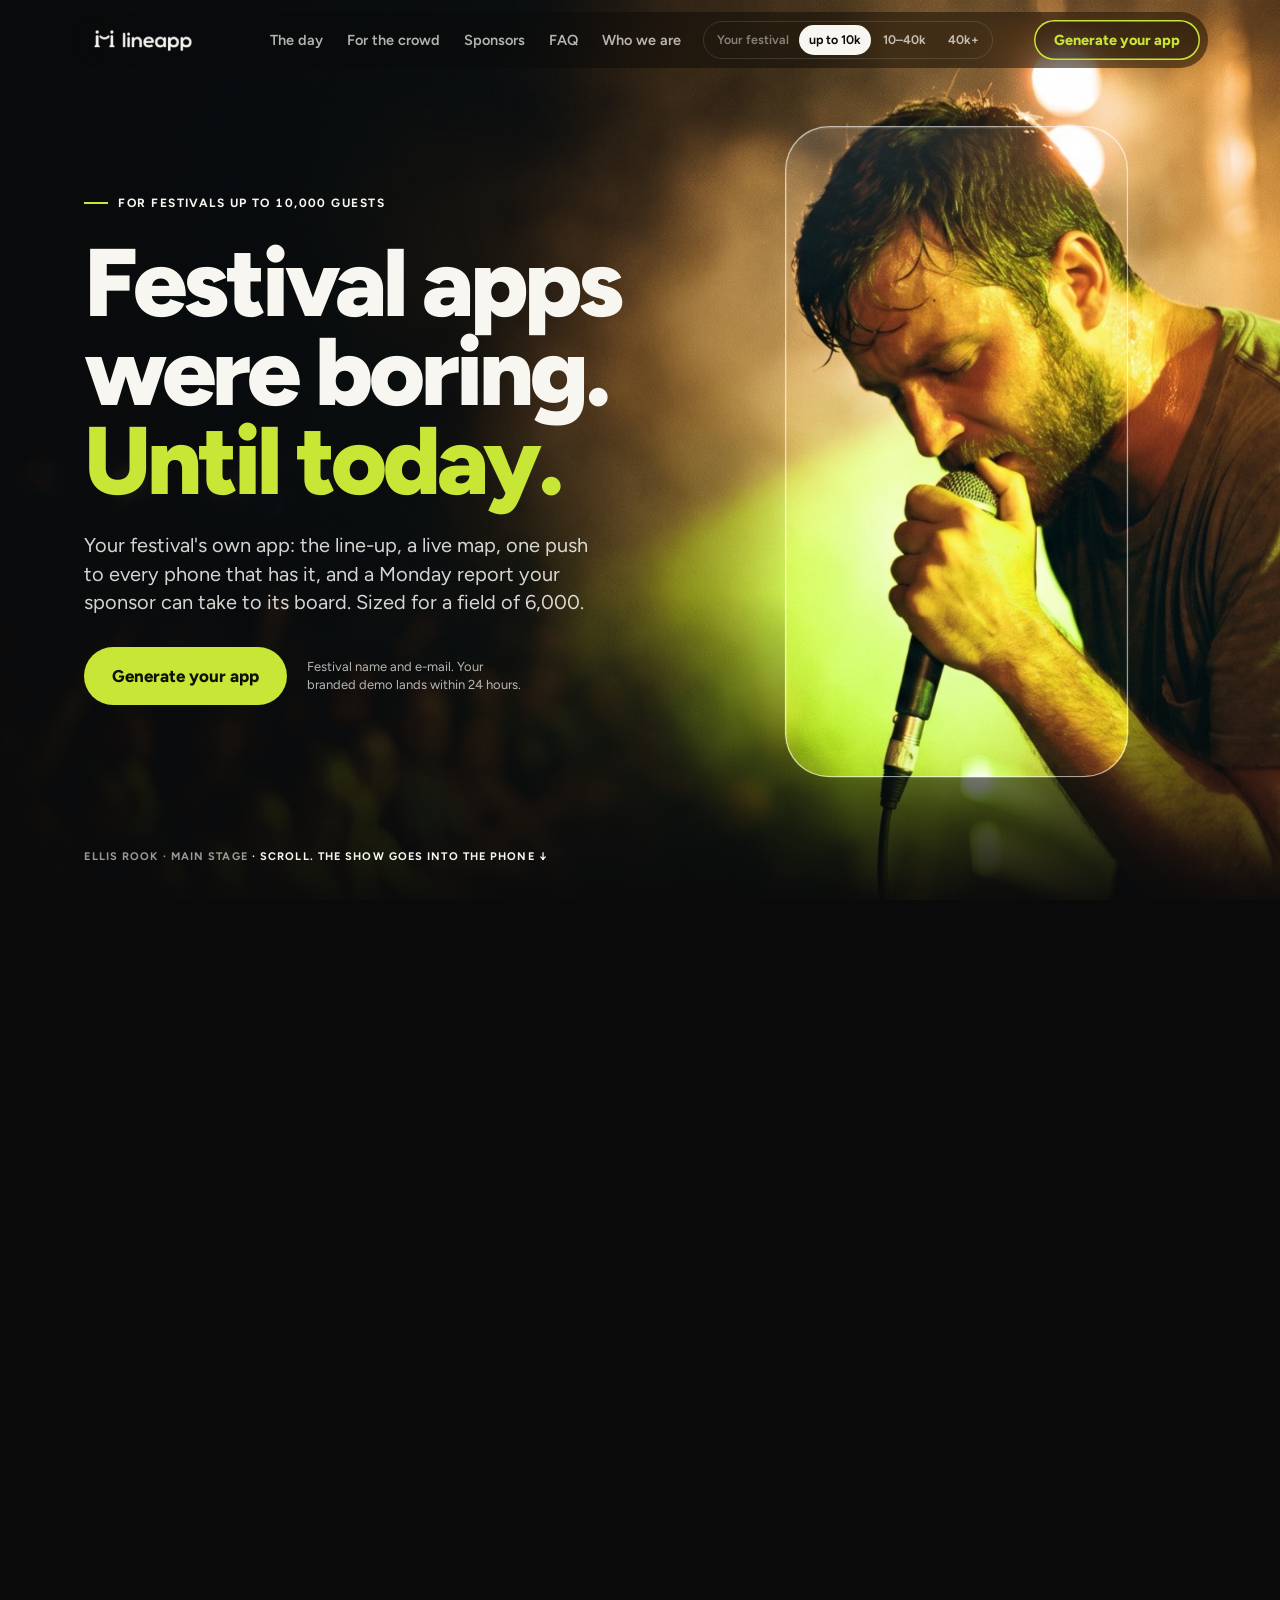
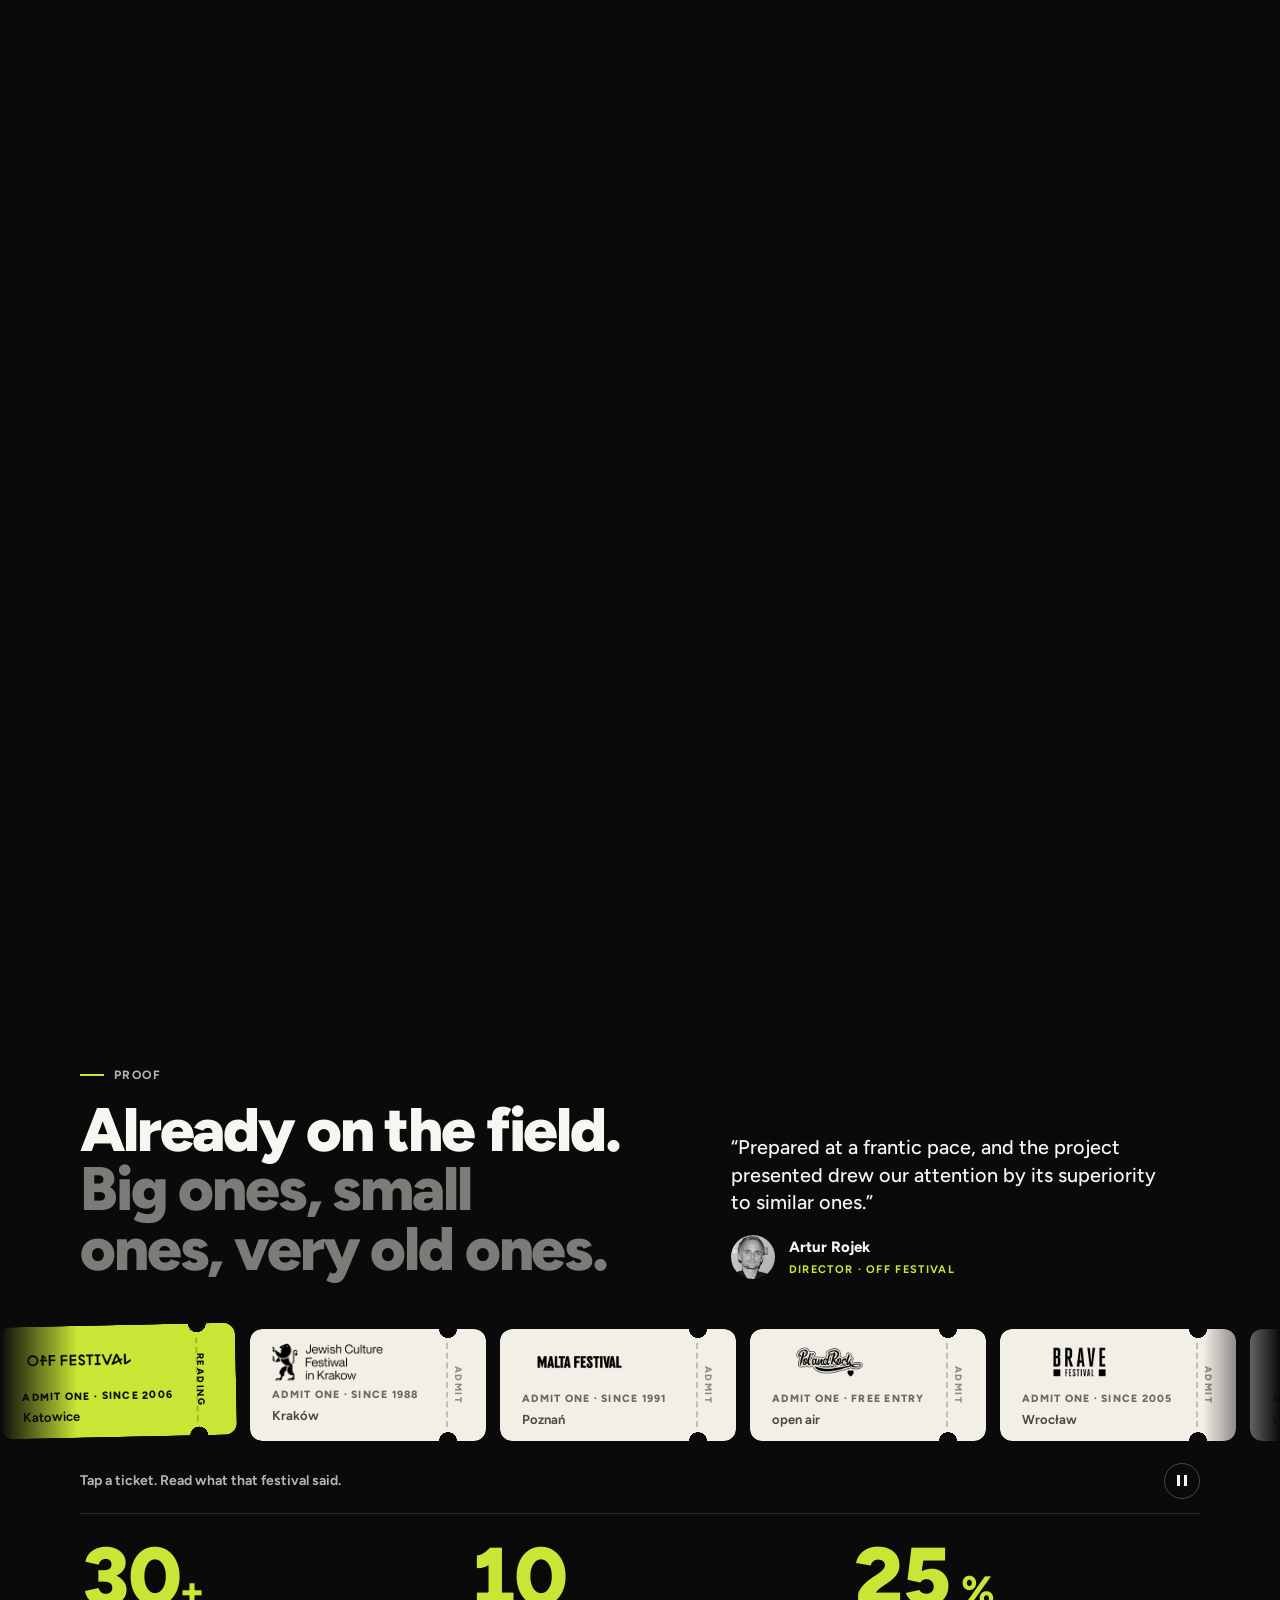
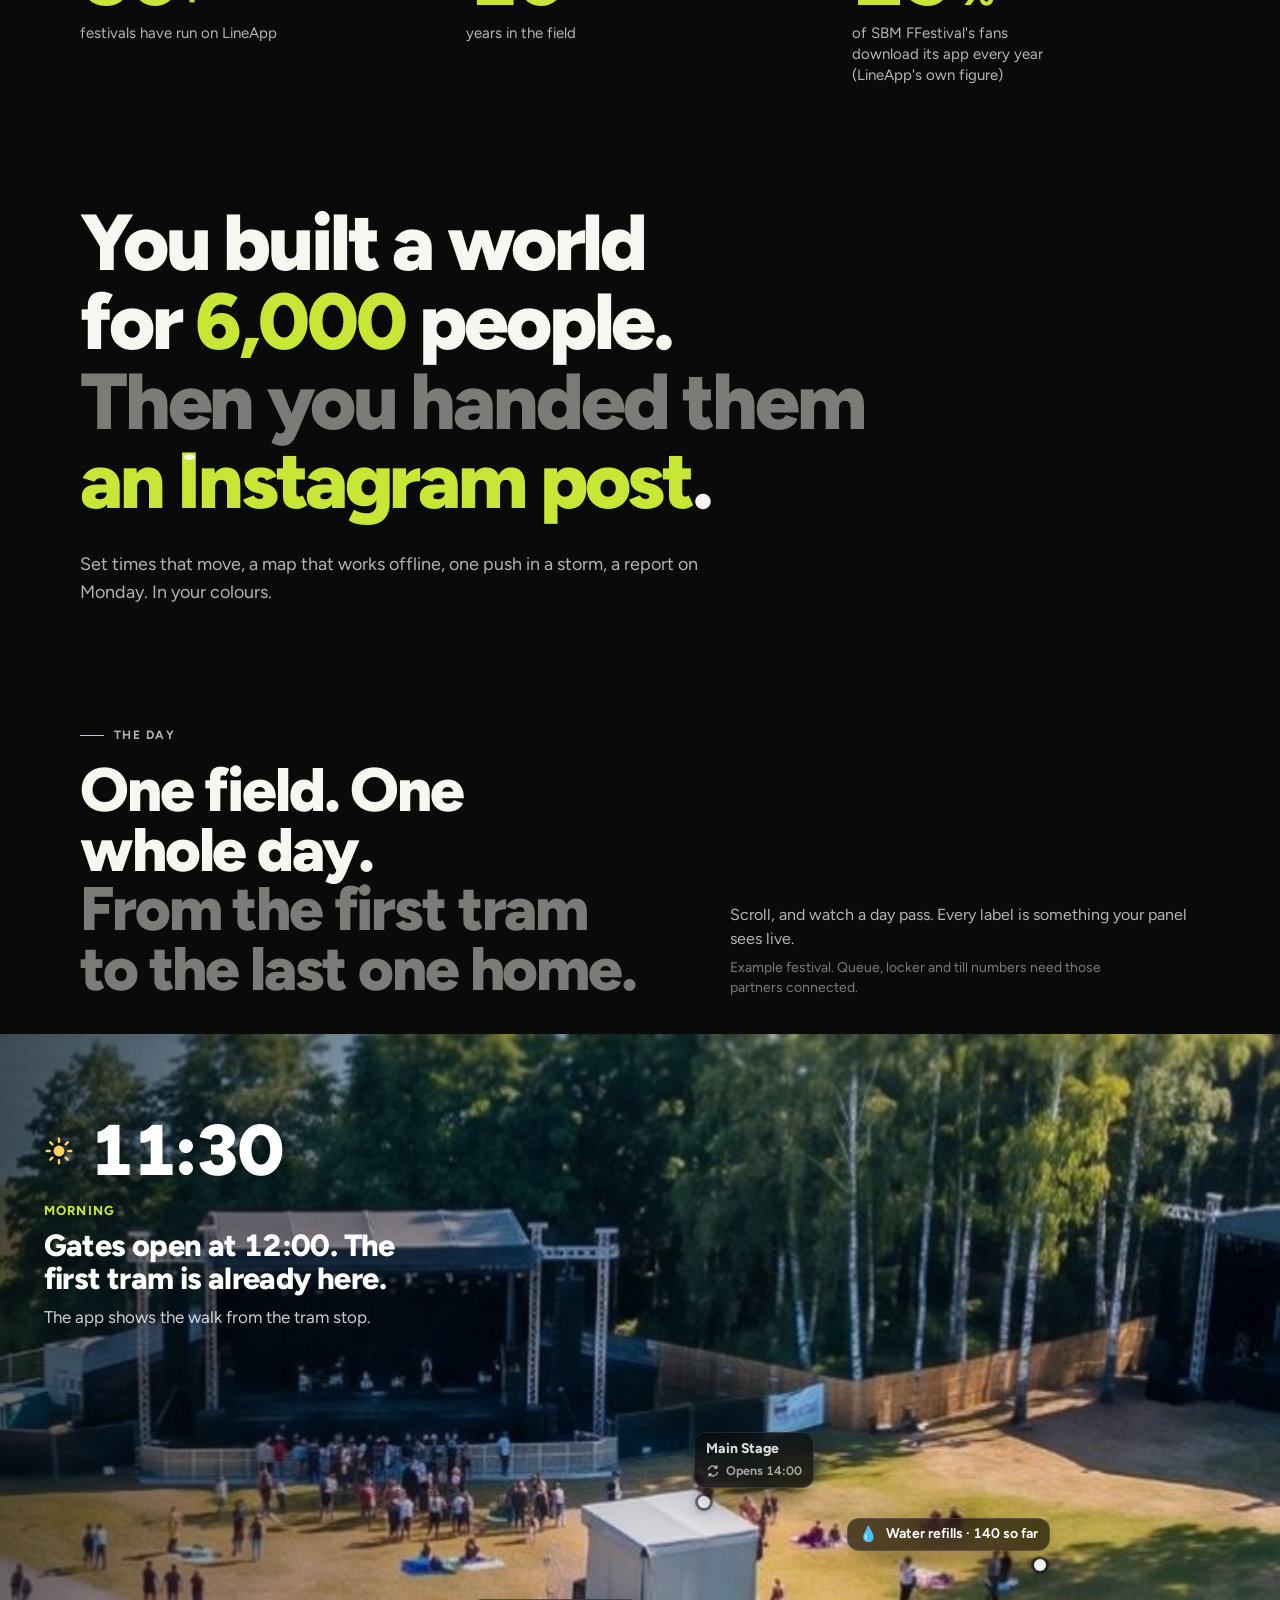
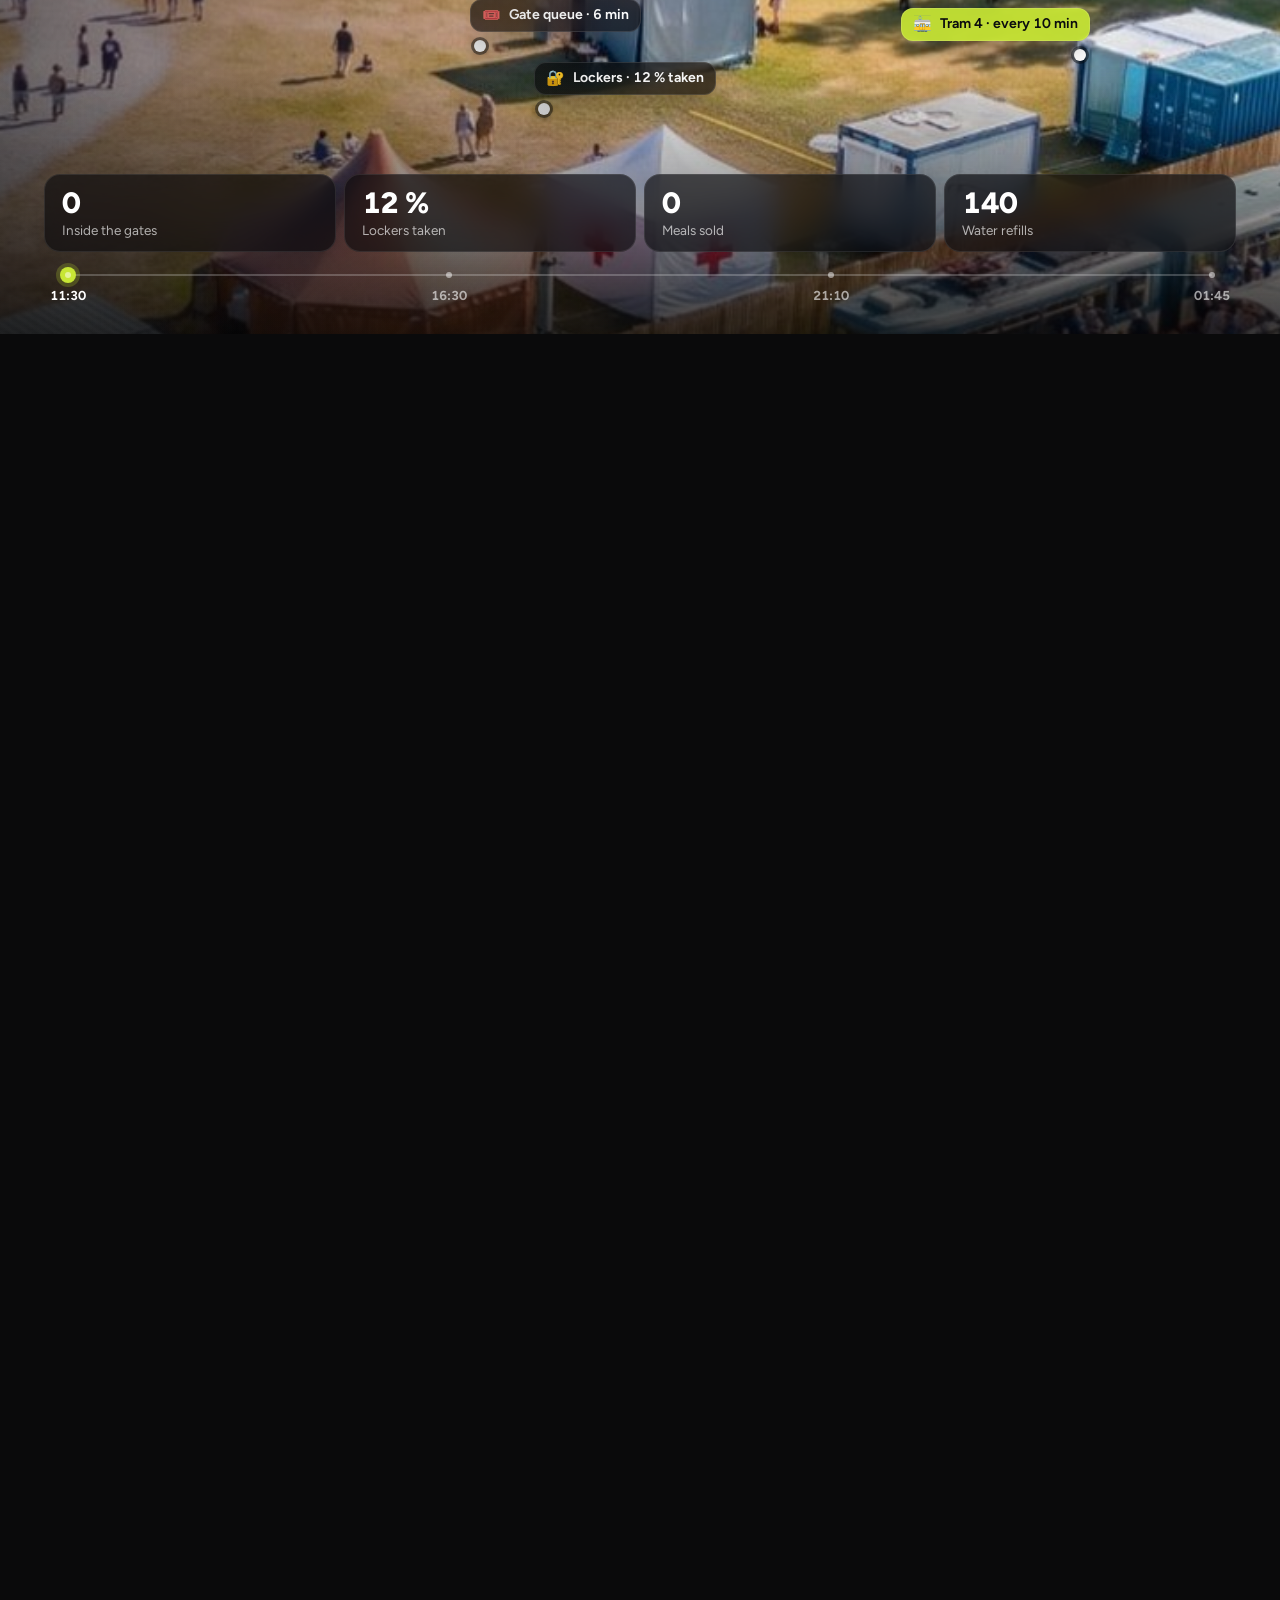
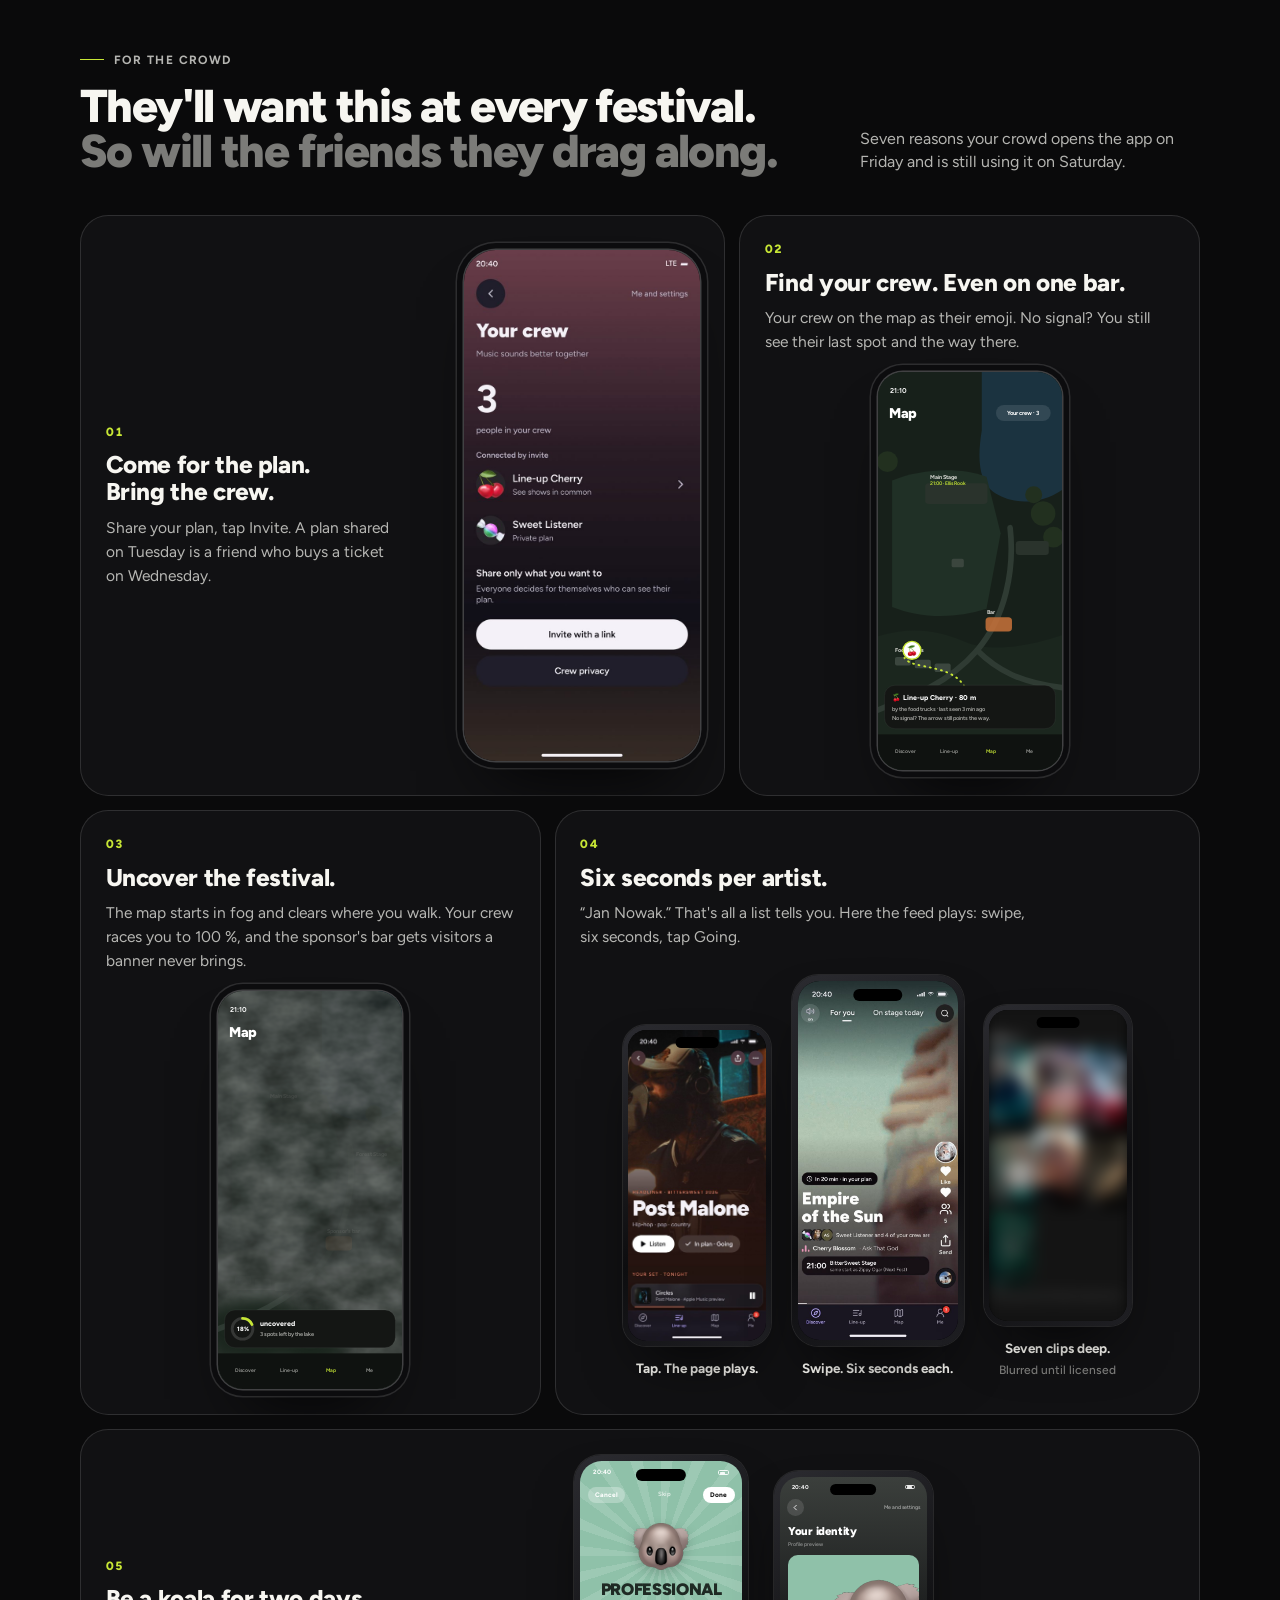
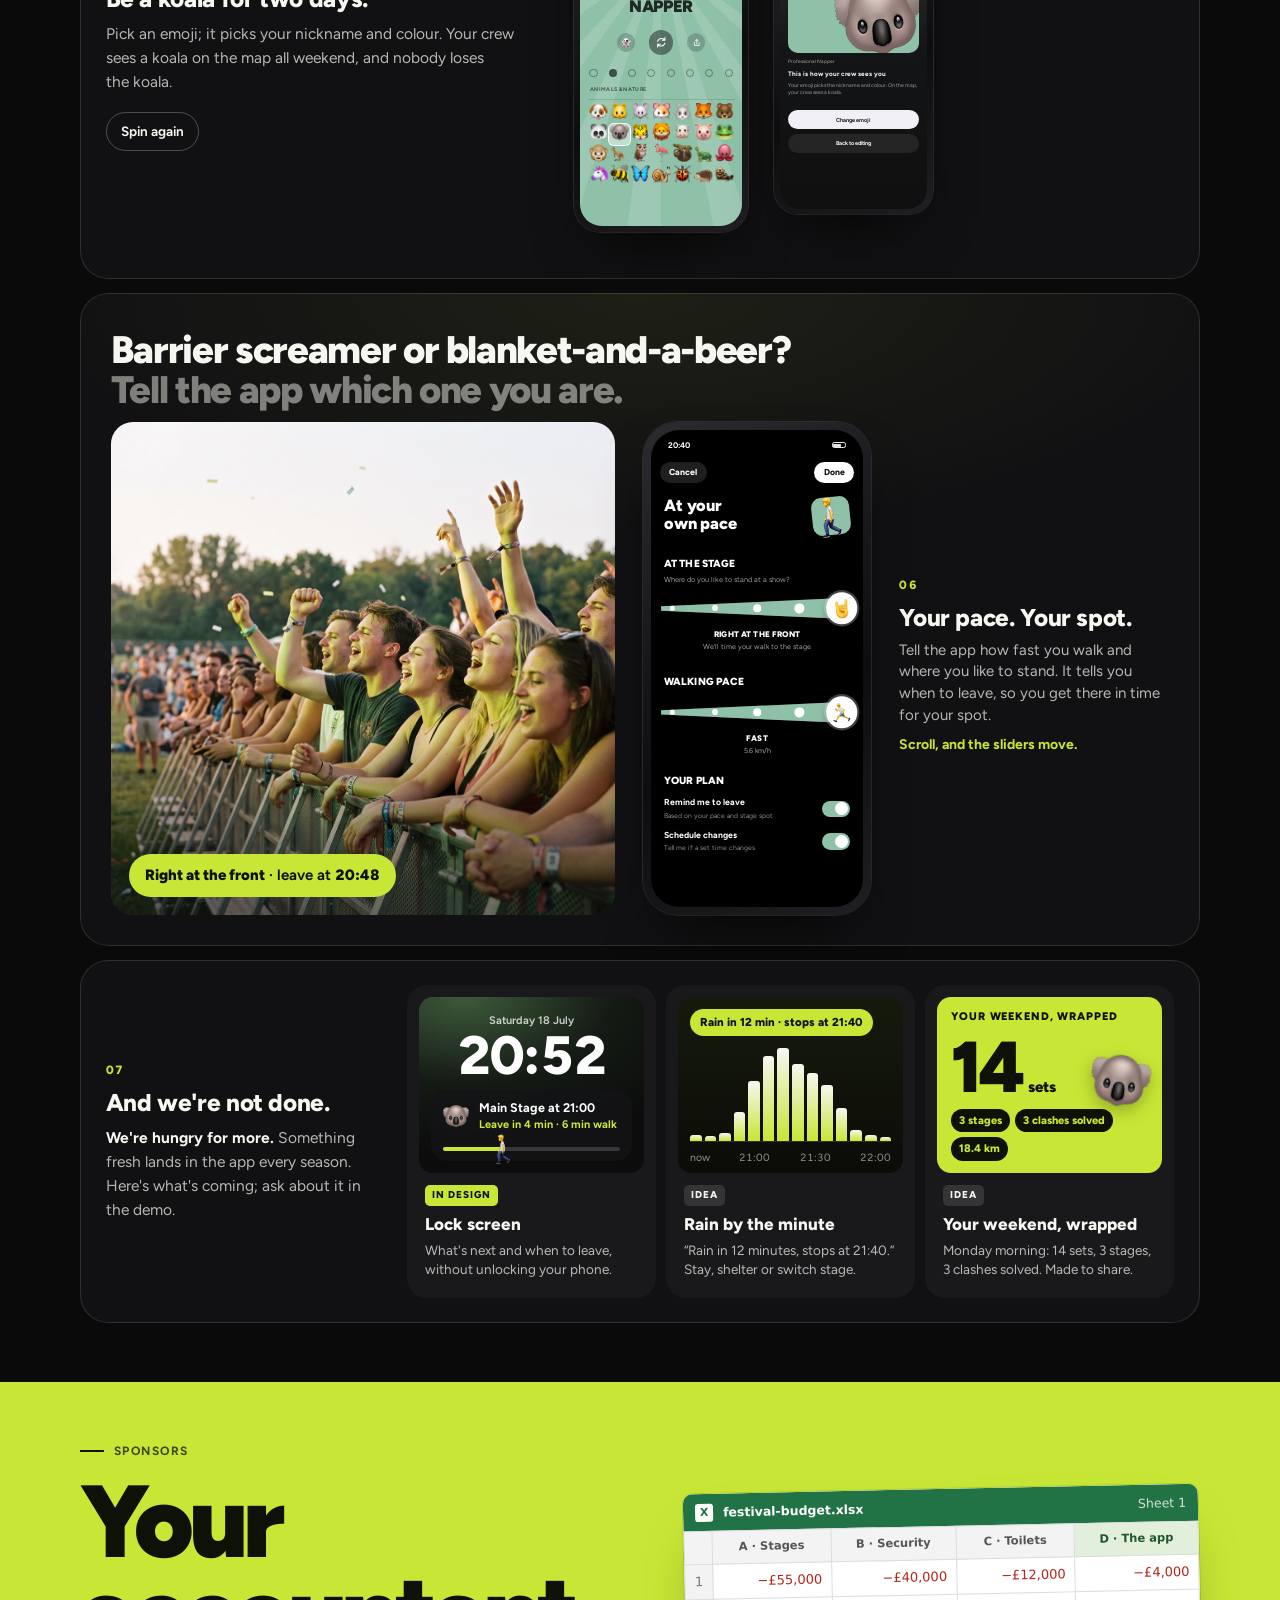
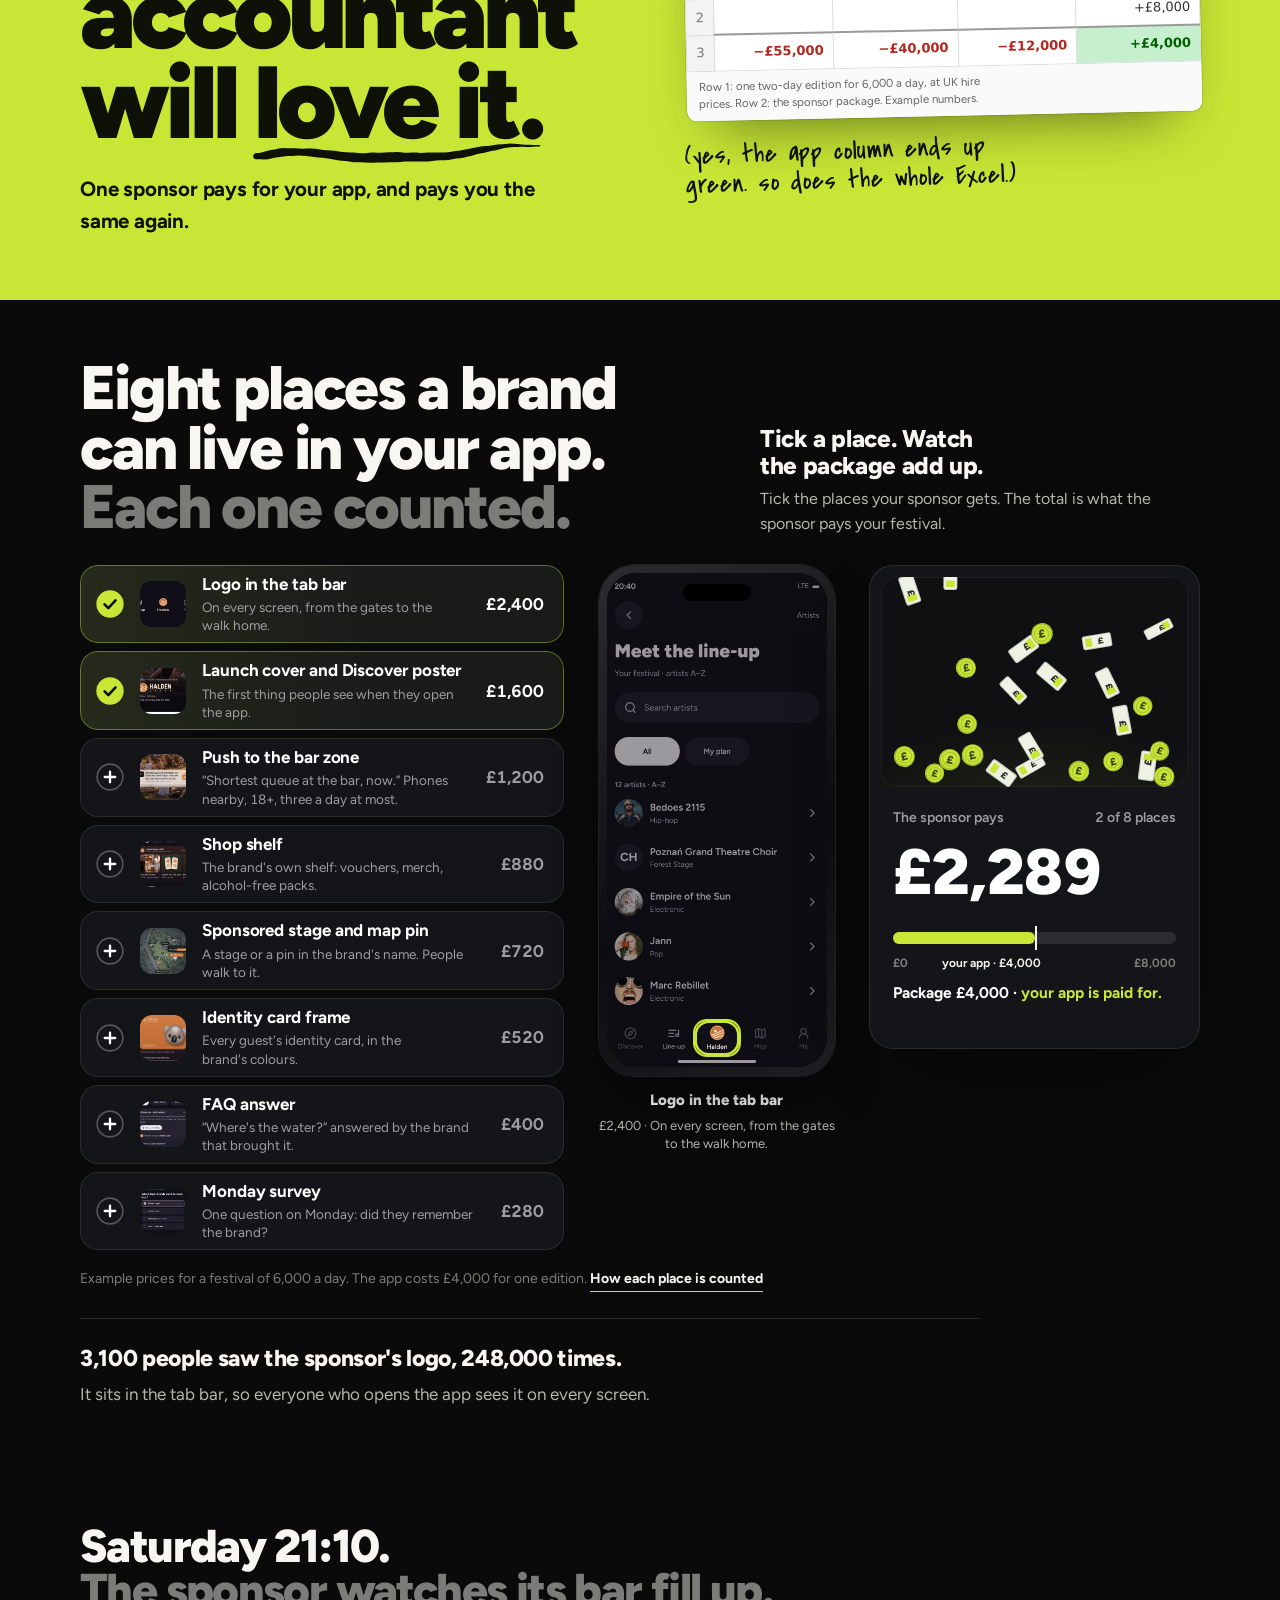
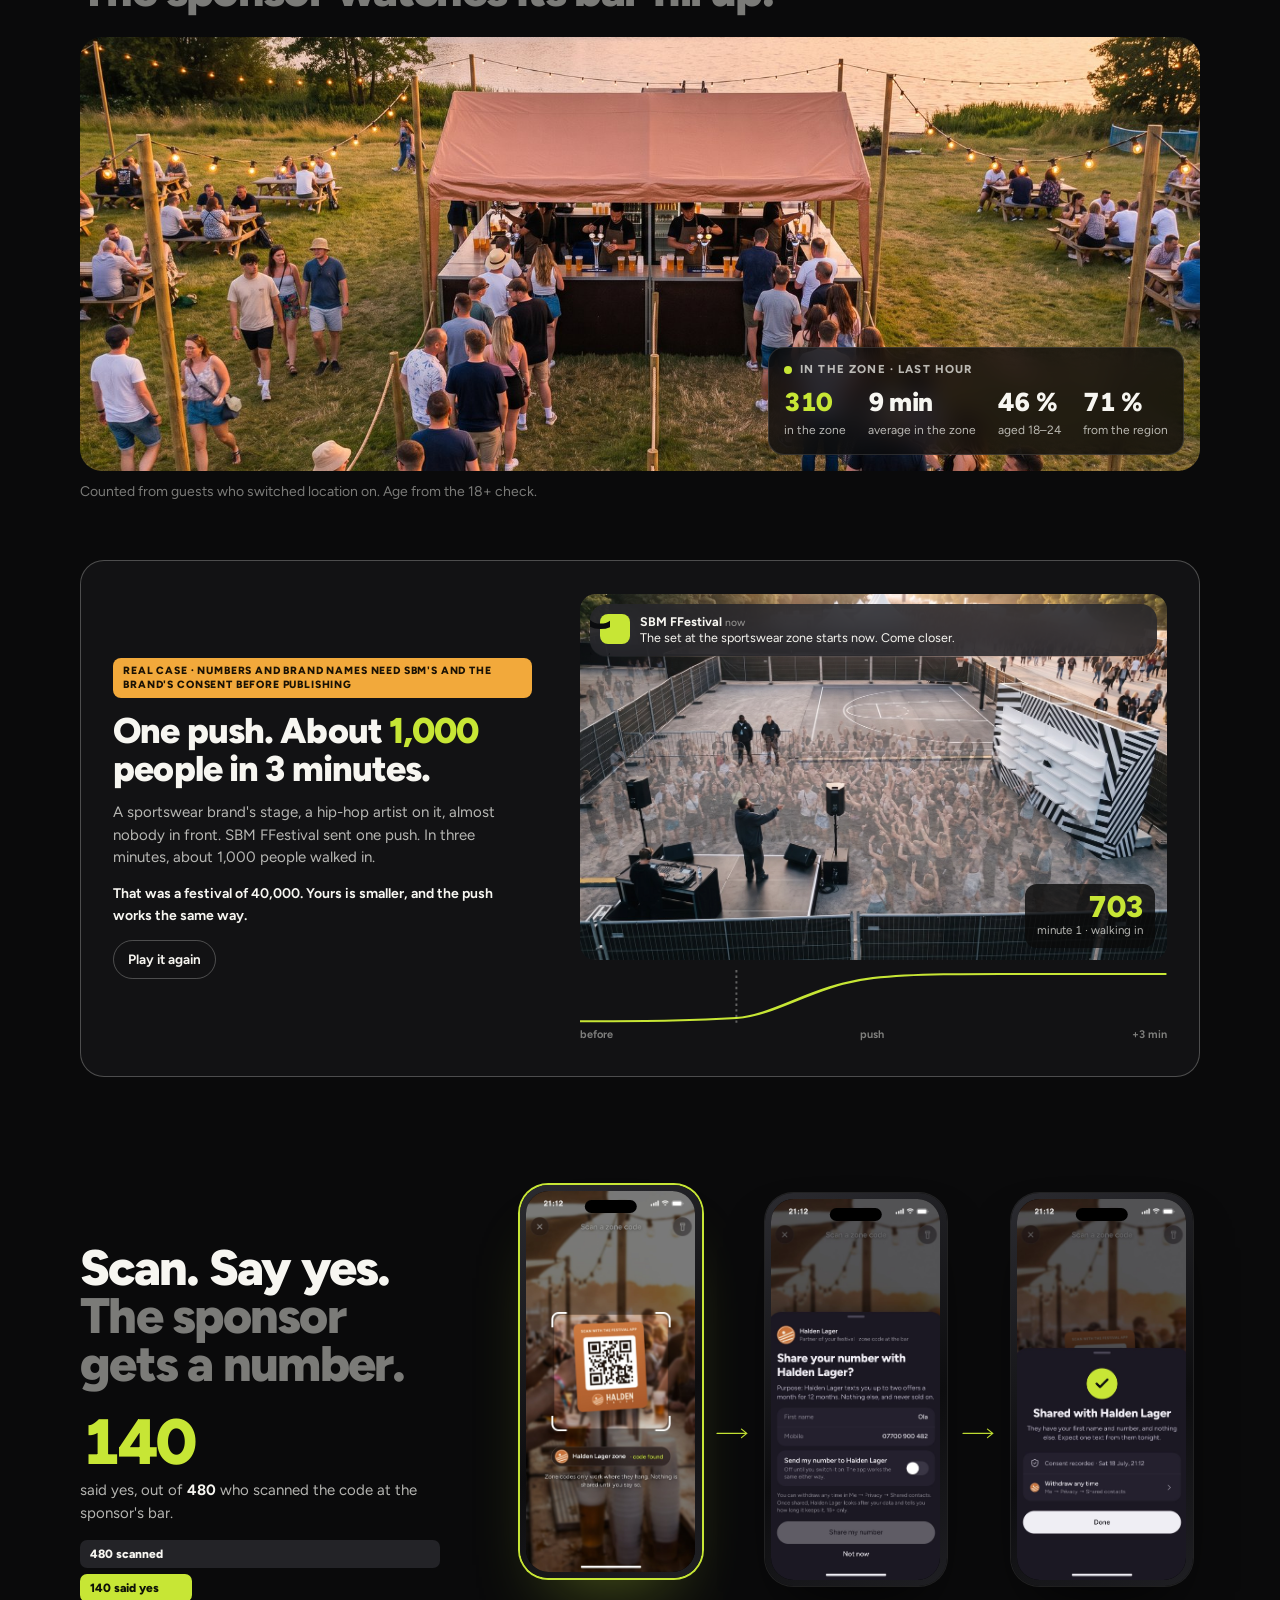
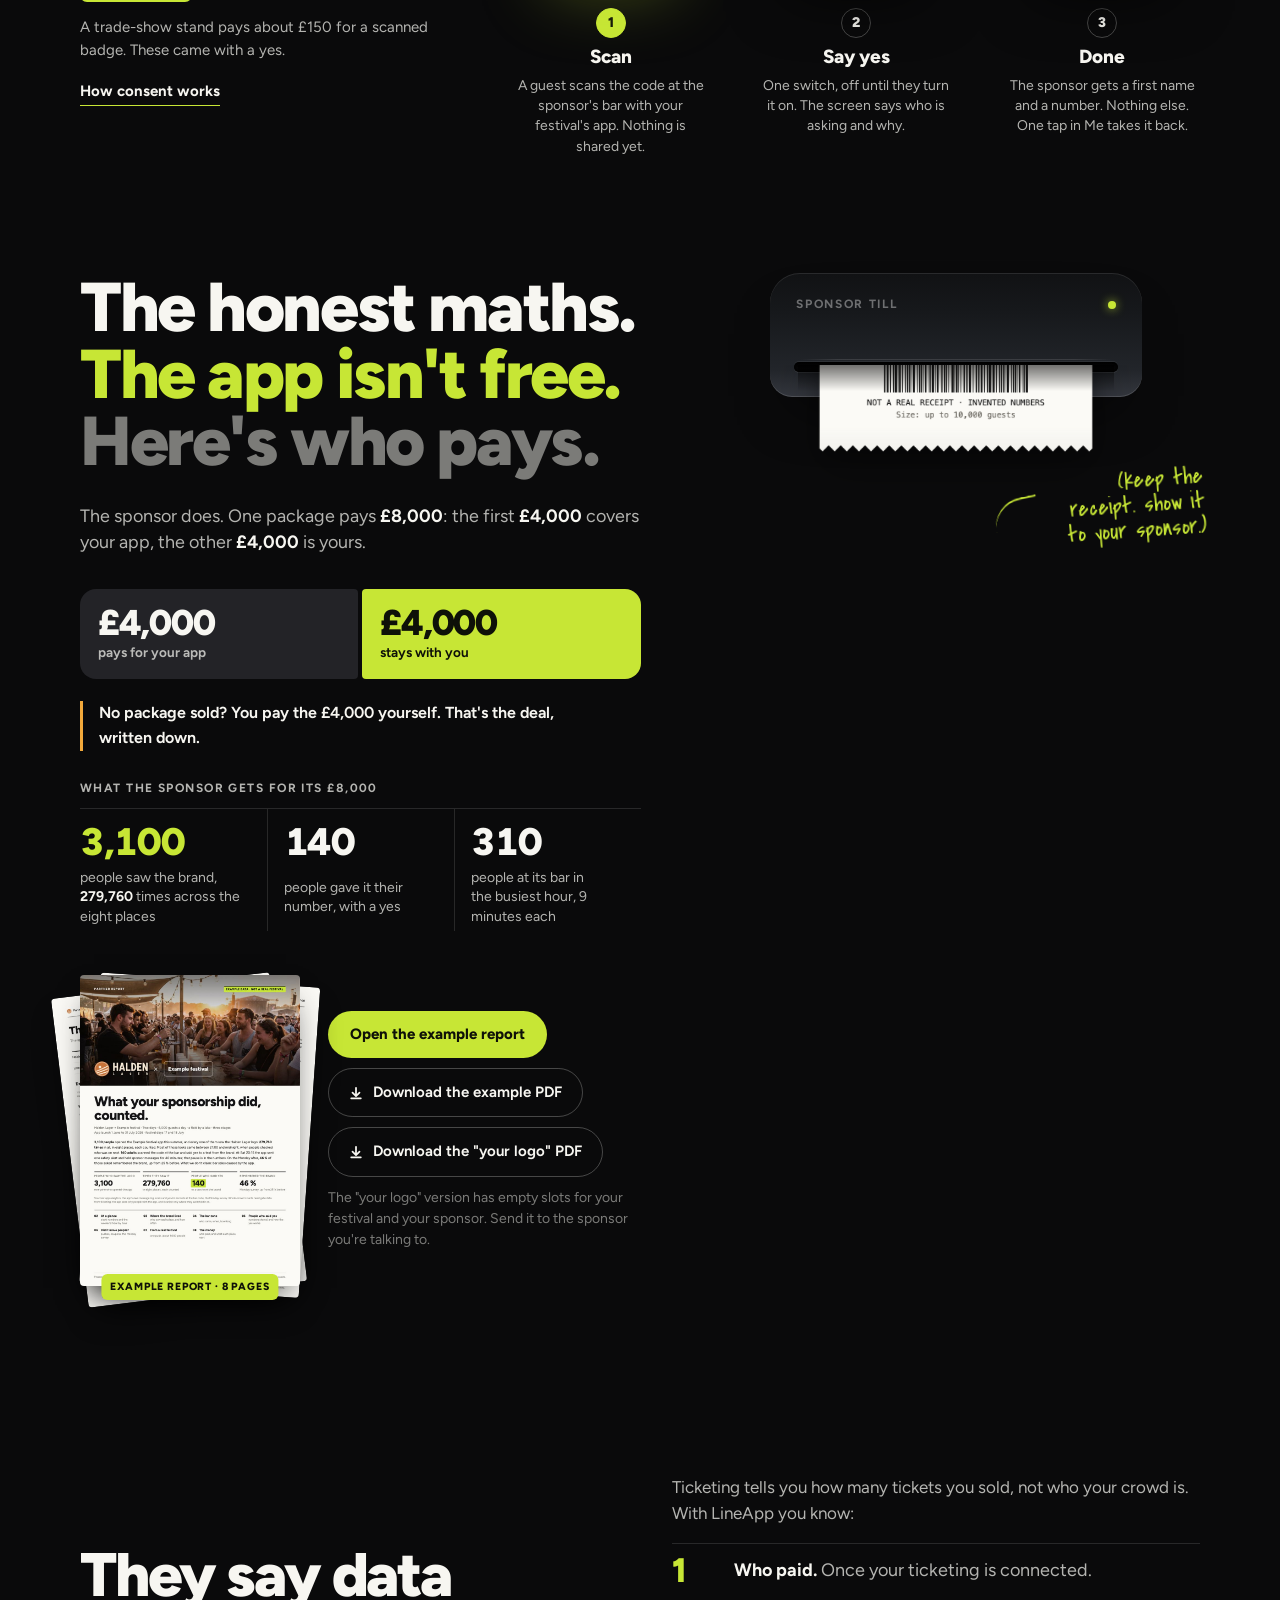
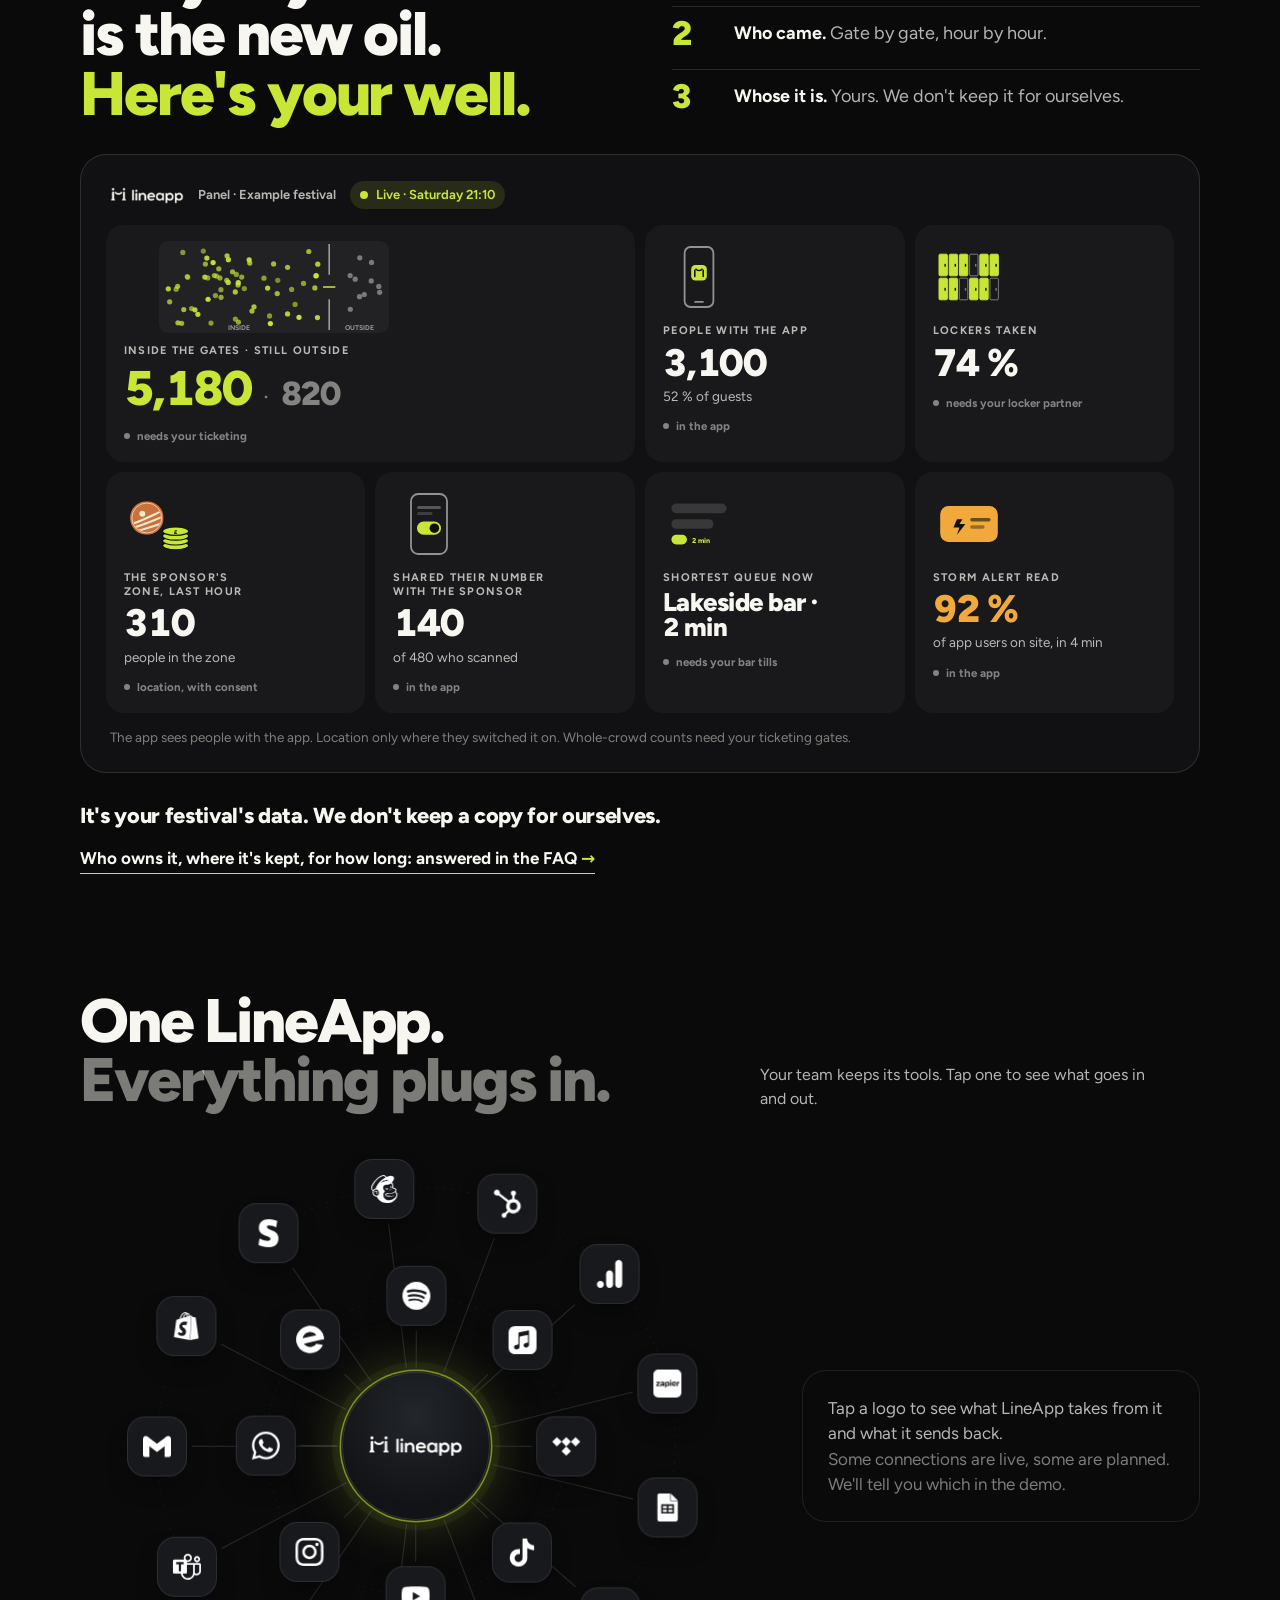
<file: index.html>
<!doctype html>
<html lang="en-GB"><head><meta charset="utf-8"><meta name="viewport" content="width=device-width, initial-scale=1">
<title>LineApp · beta</title><meta http-equiv="refresh" content="0; url=field-notes-s/">
<link rel="canonical" href="field-notes-s/"><style>body{background:#0A0A0B;color:#F7F6F1;font-family:system-ui,sans-serif;display:grid;place-items:center;min-height:100vh;margin:0}a{color:#C7E635}</style></head>
<body><p><a href="field-notes-s/">LineApp · open the page</a></p><script>location.replace('field-notes-s/' + location.hash);</script></body></html>
</file>
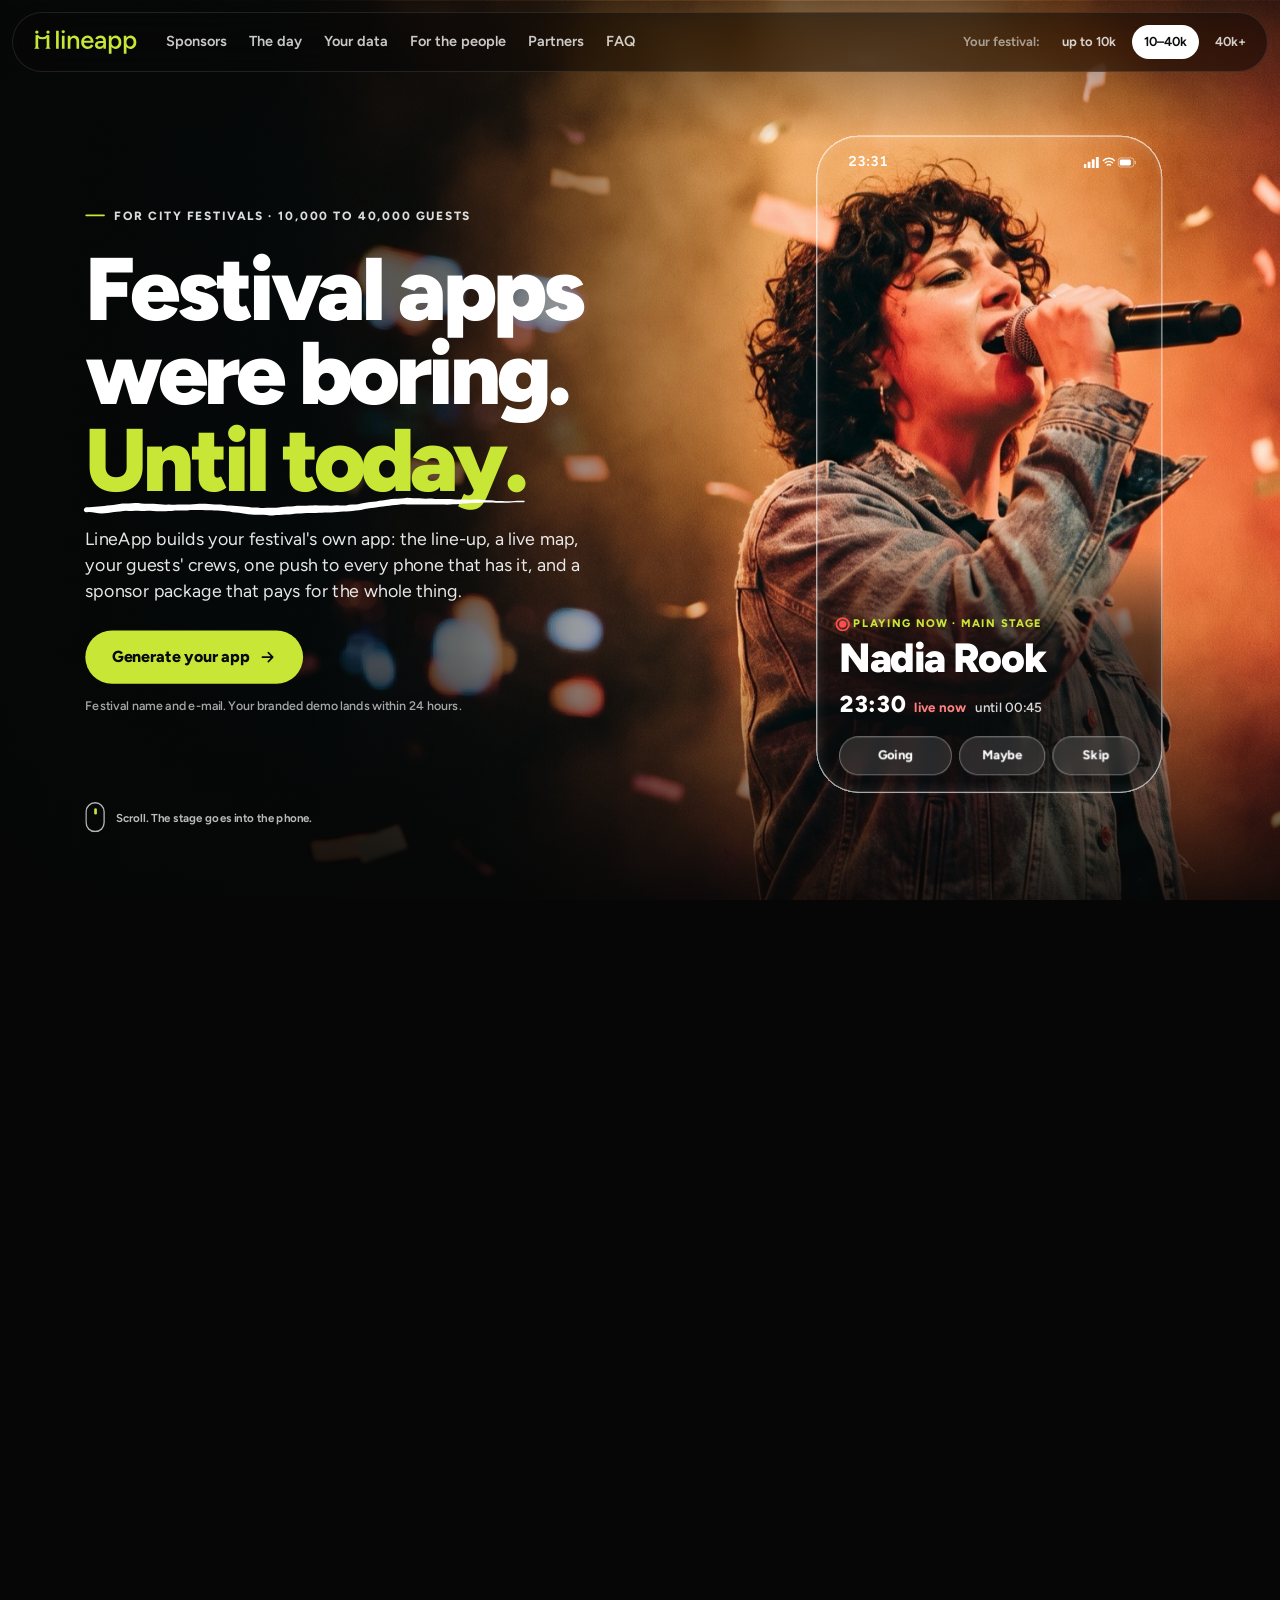
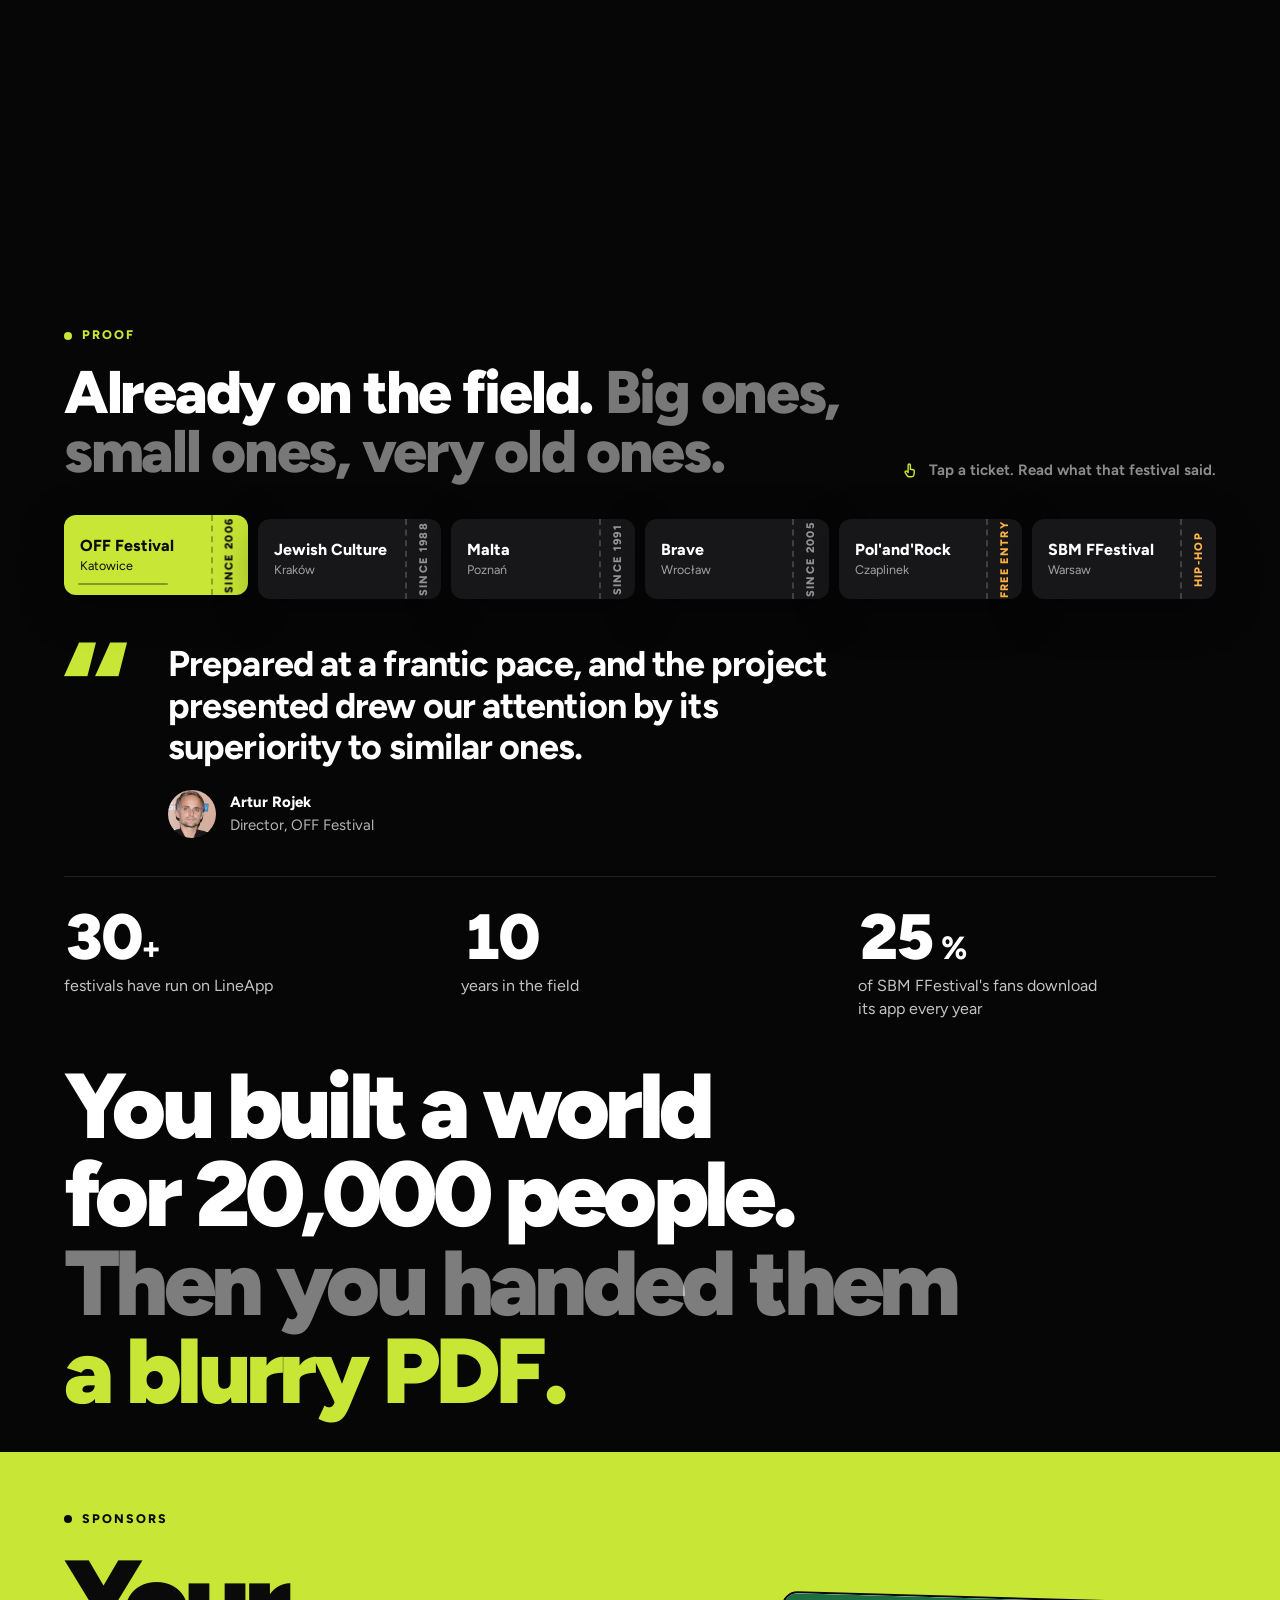
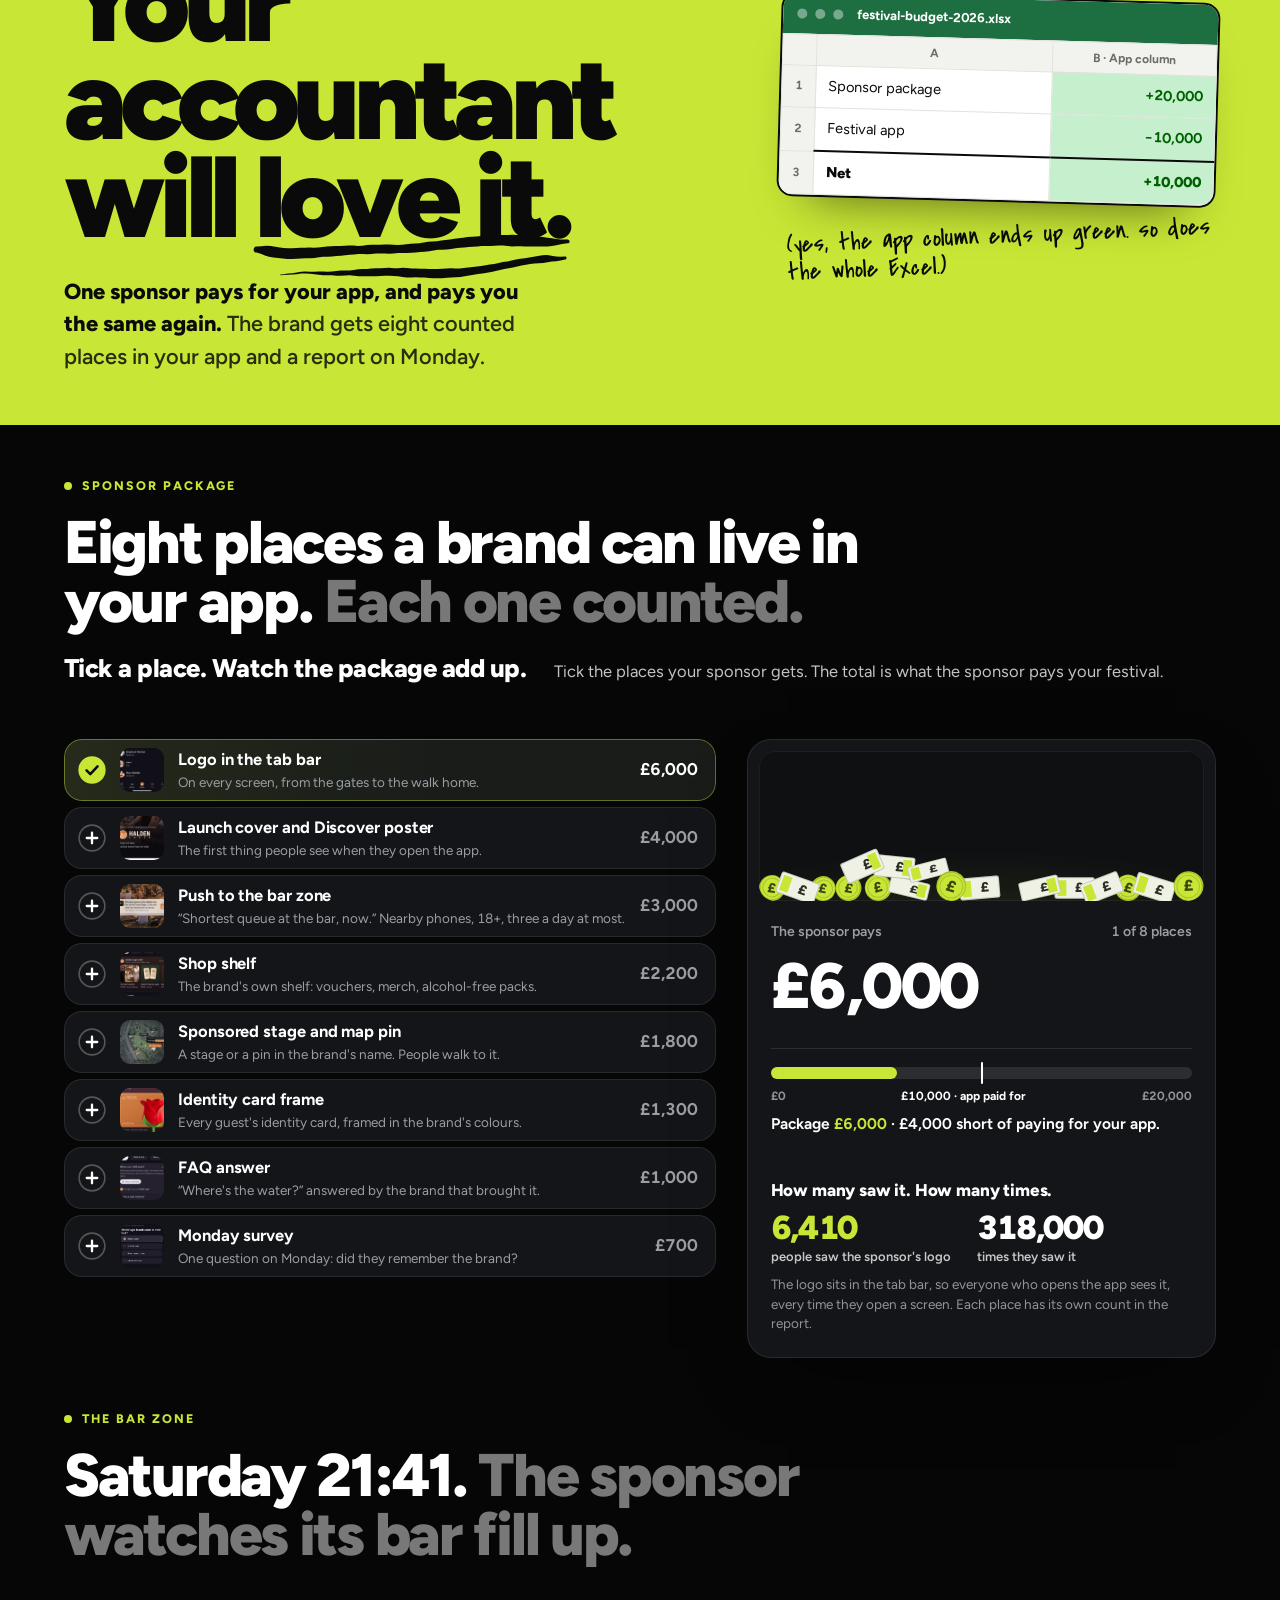
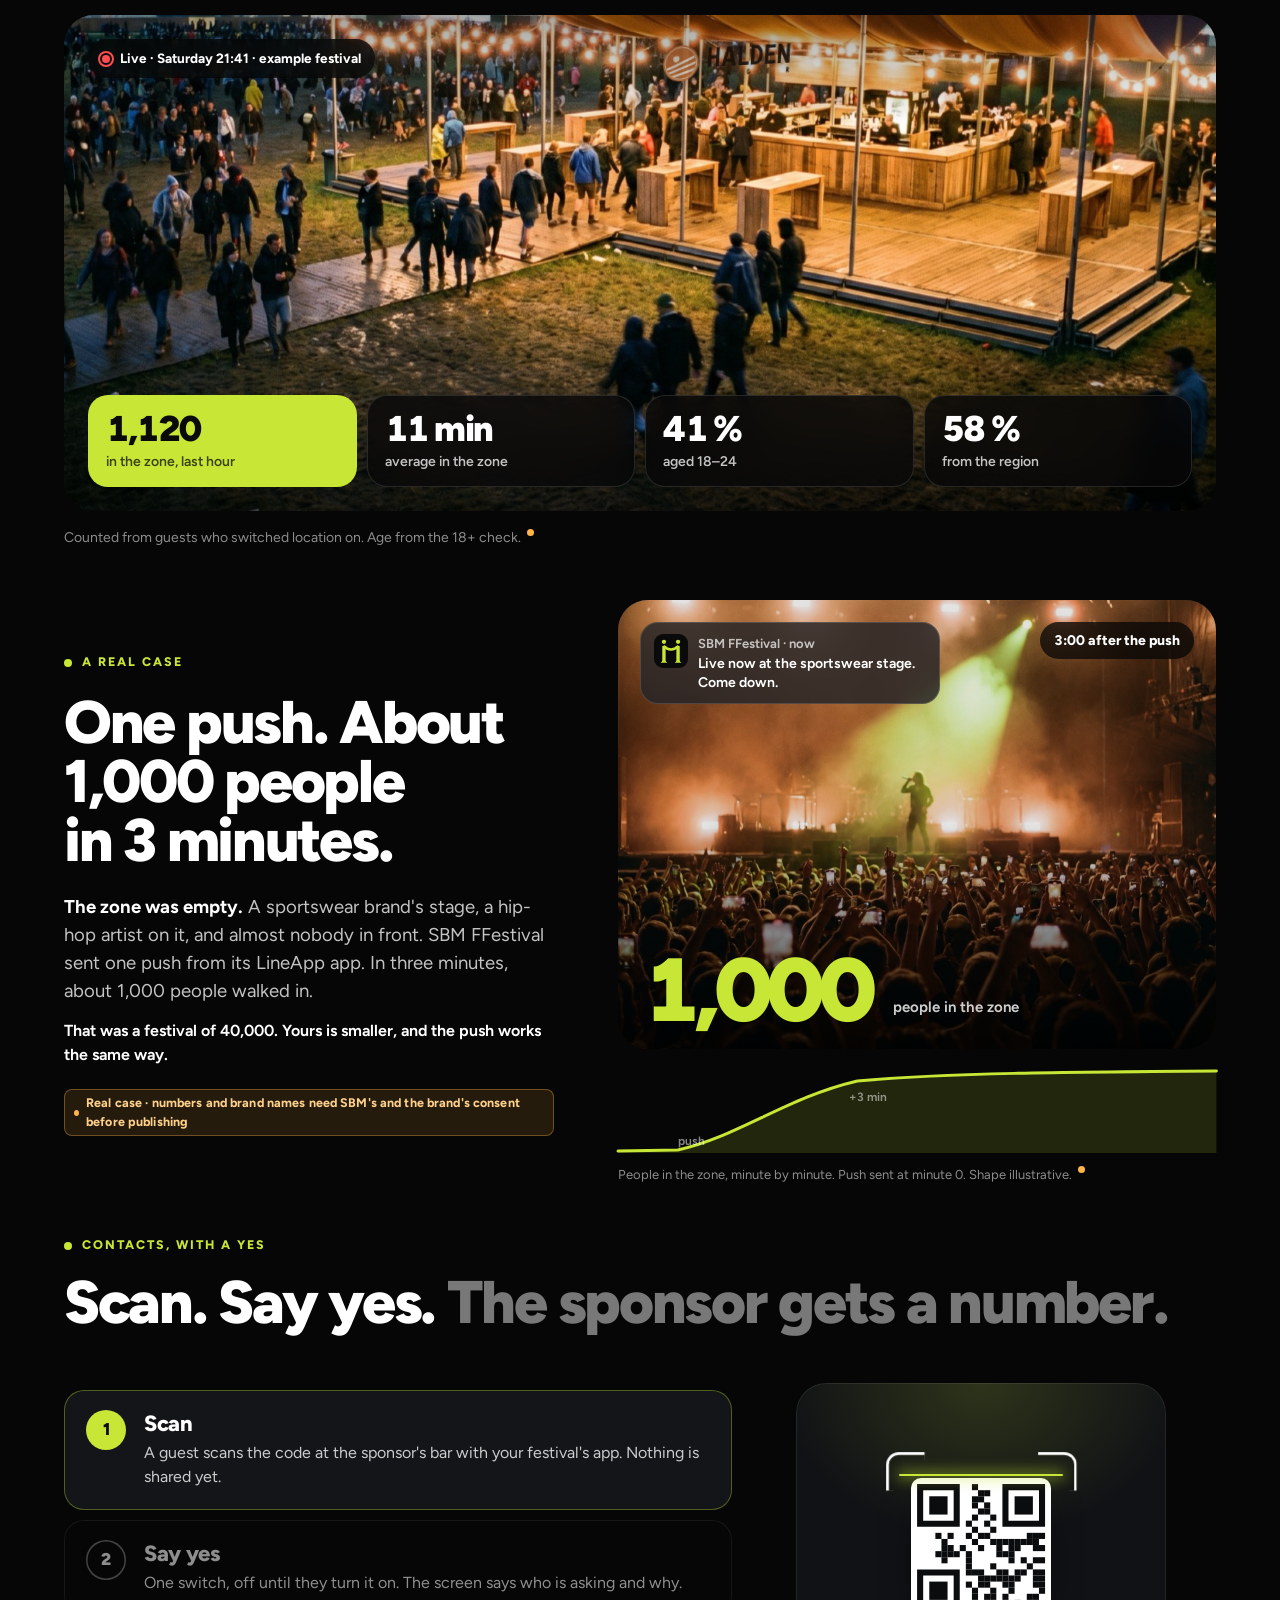
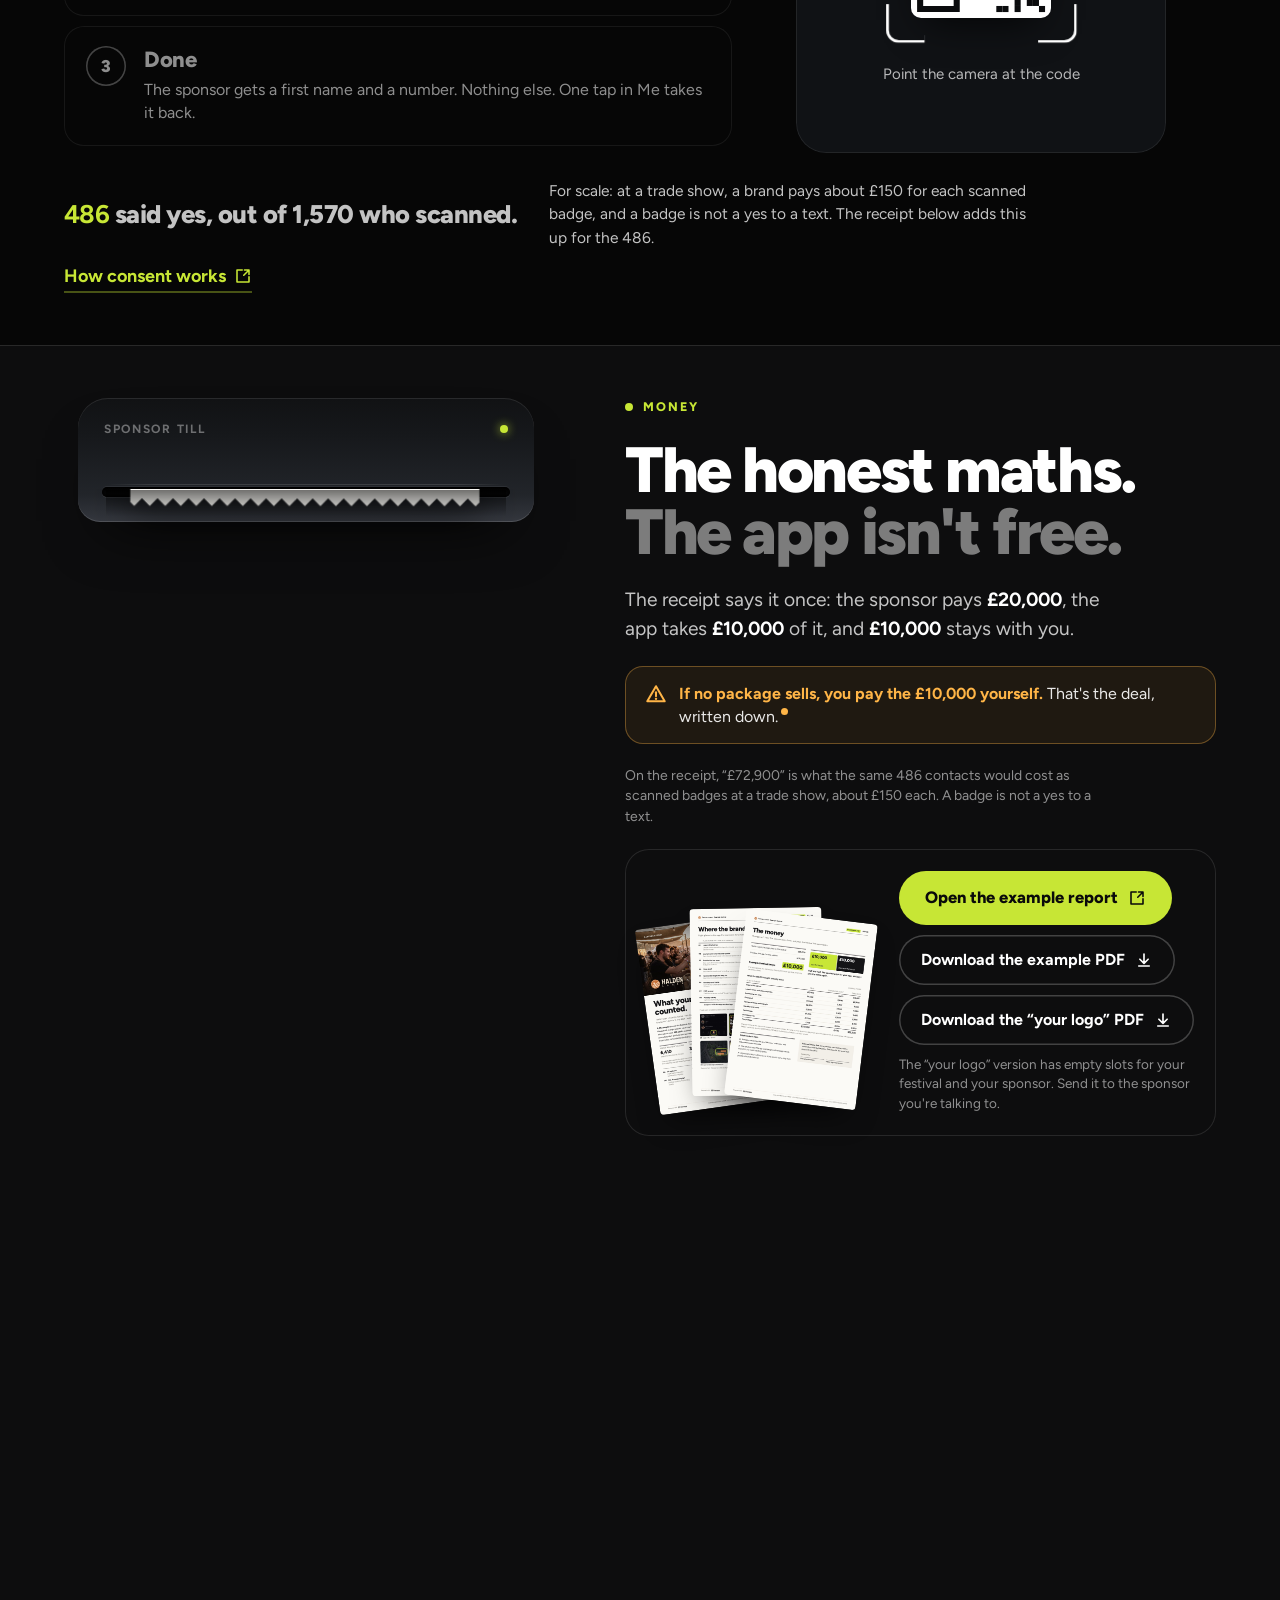
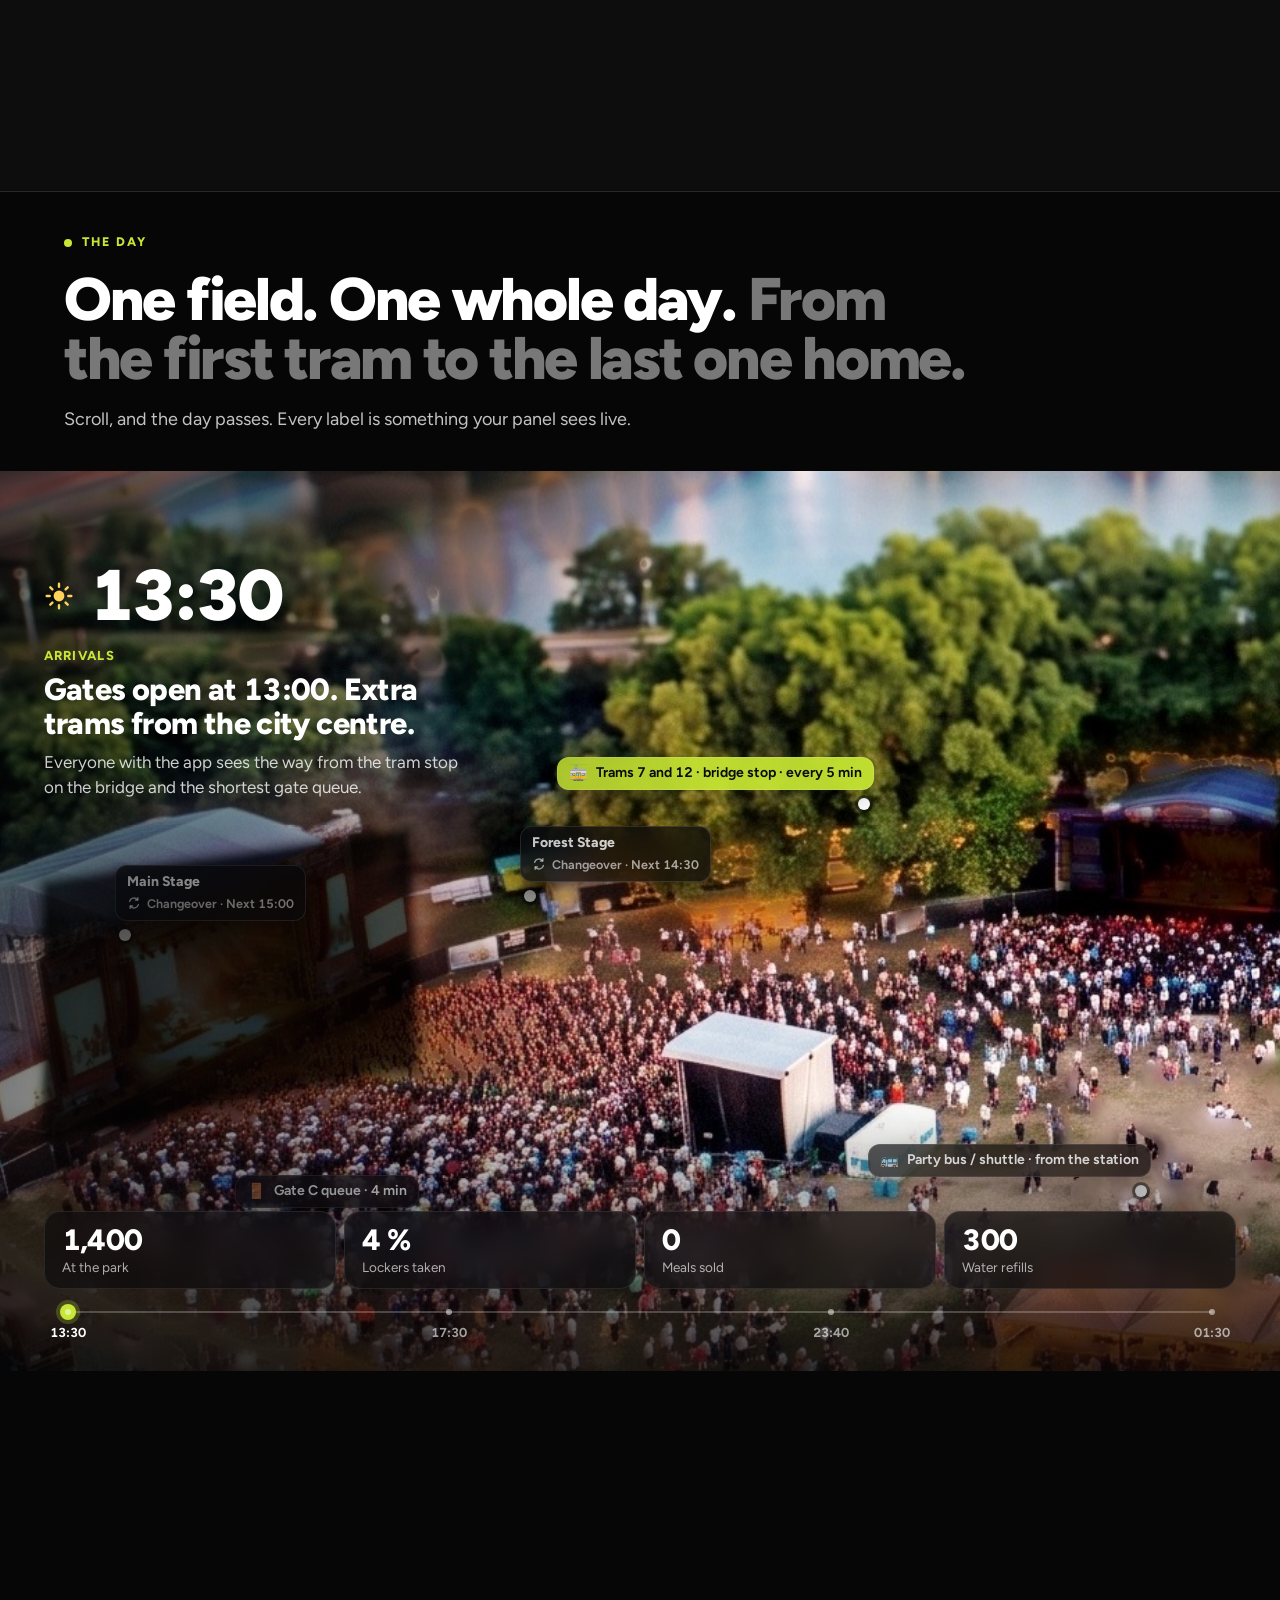
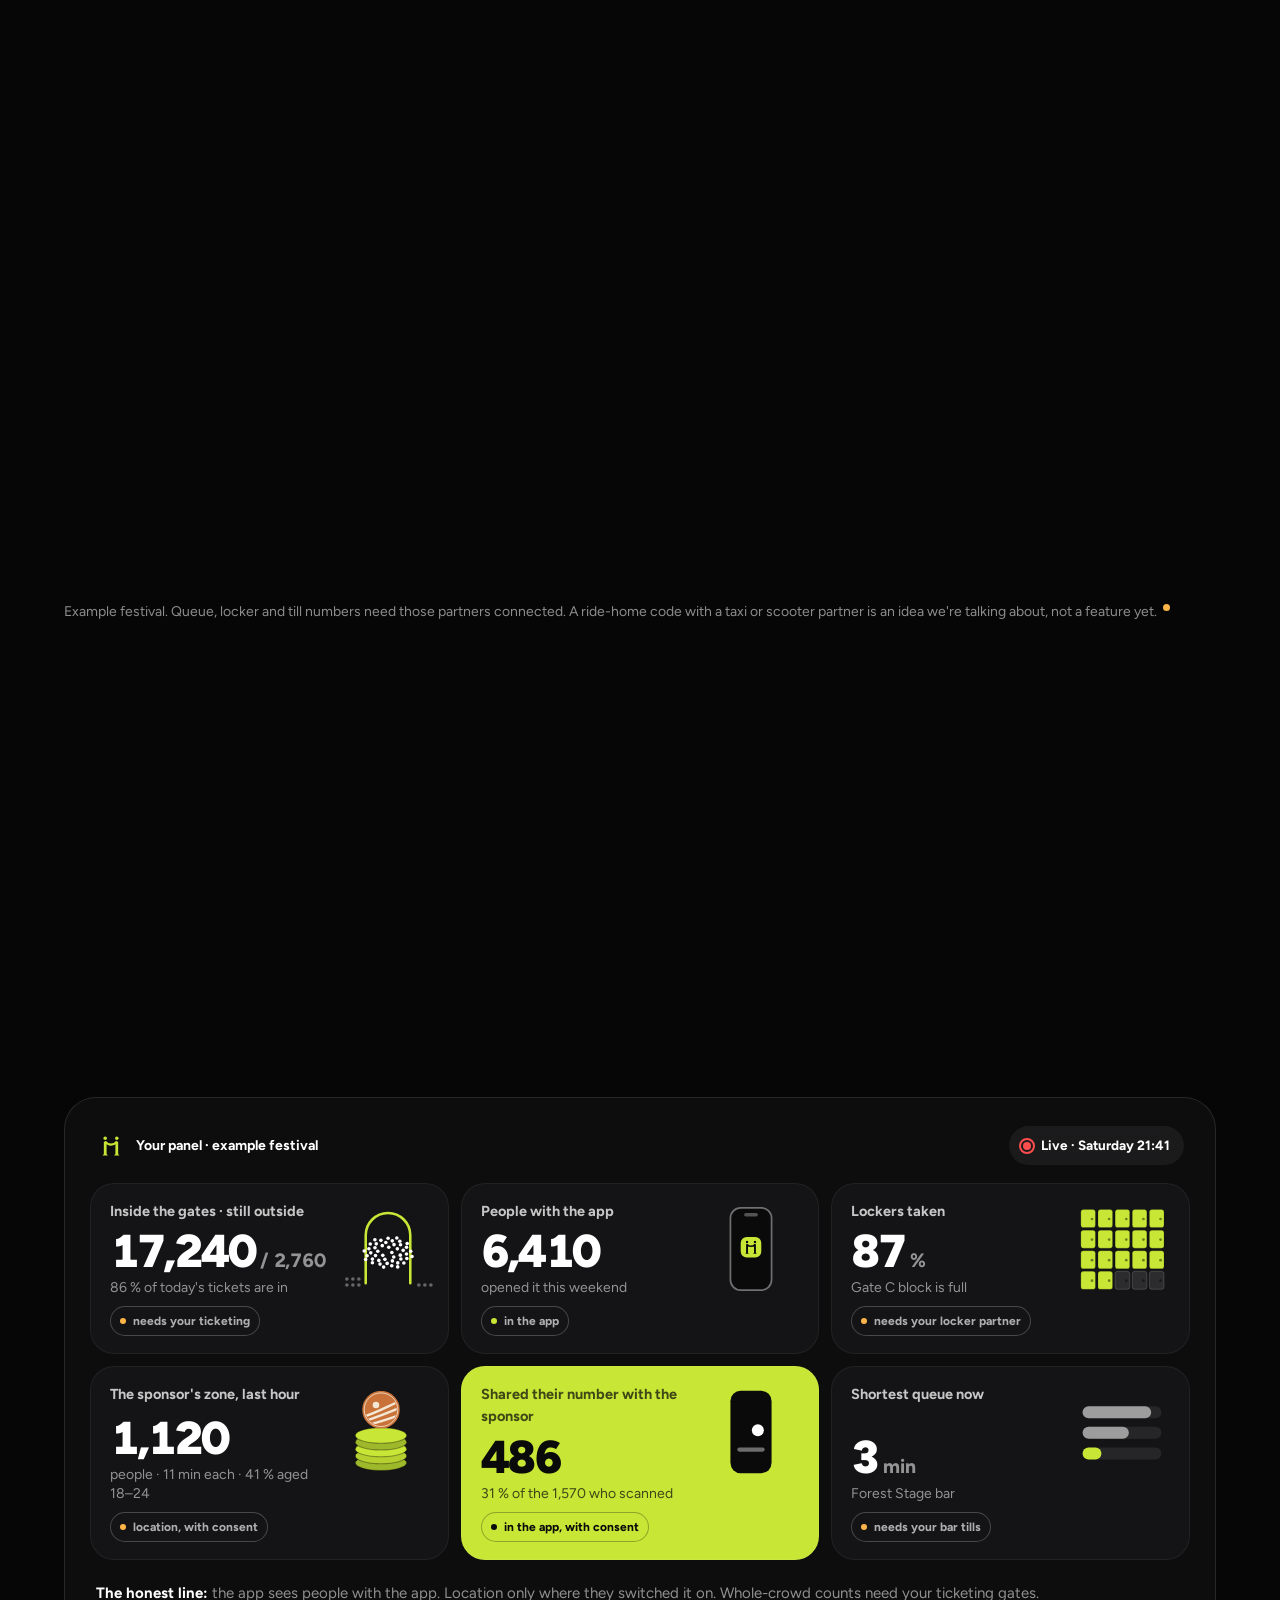
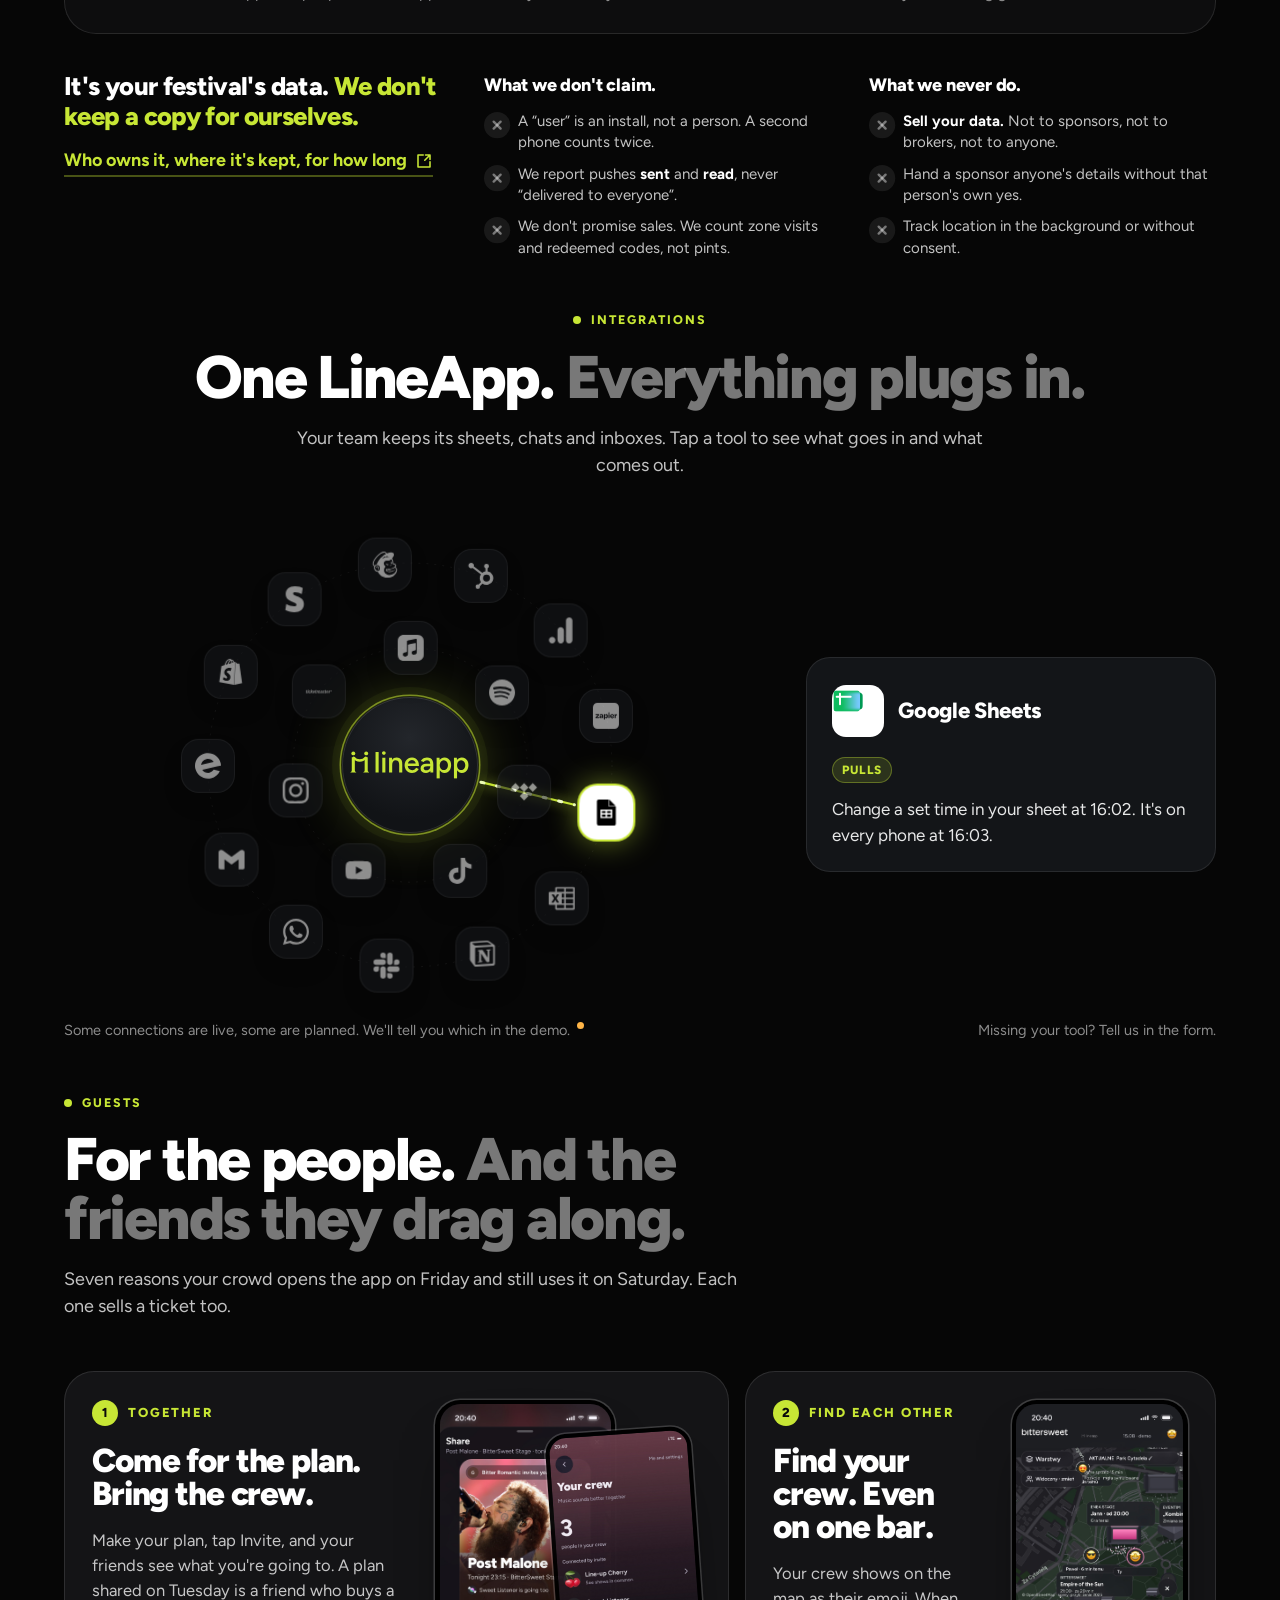
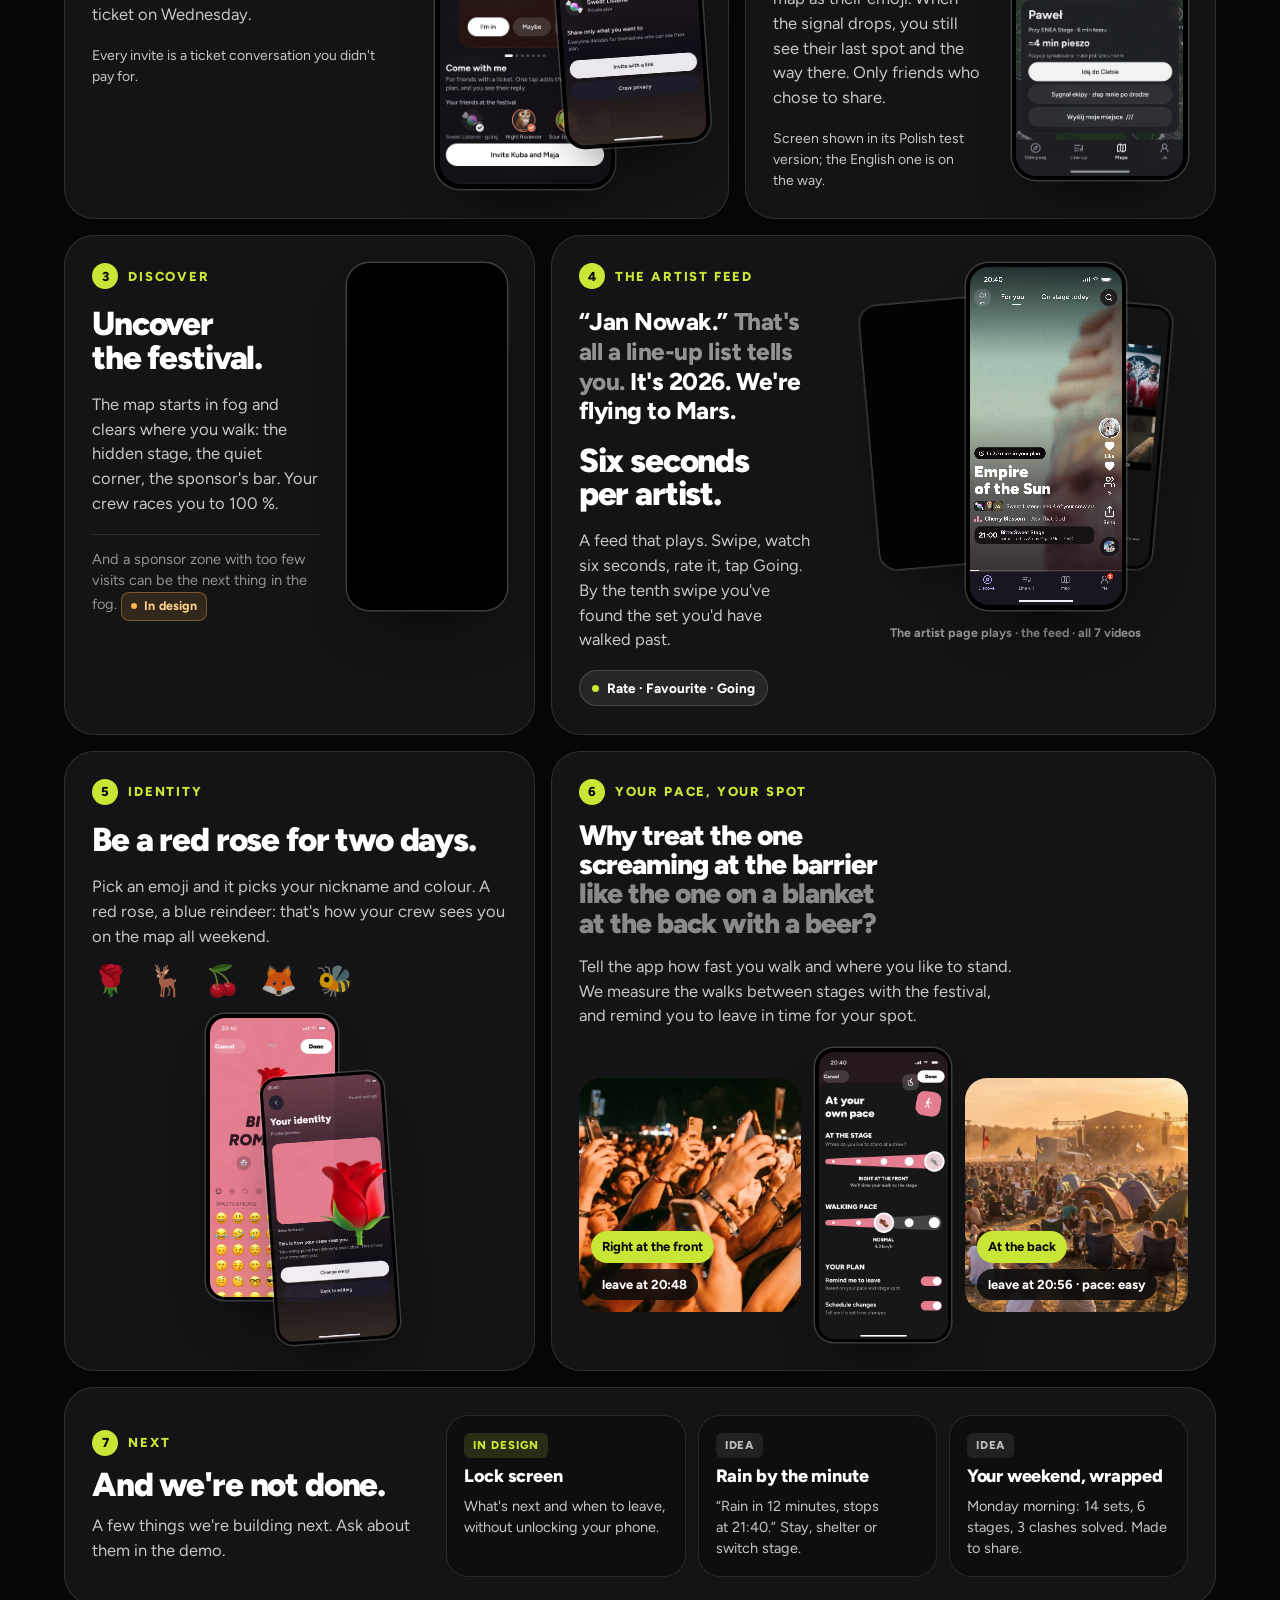
<file: confetti-club-m/index.html>
<!doctype html>
<html lang="en-GB">
<head>
<meta charset="utf-8">
<meta name="viewport" content="width=device-width, initial-scale=1, viewport-fit=cover">
<title>LineApp · city festivals · Festival apps were boring. Until today.</title>
<meta name="description" content="LineApp builds your city festival's own app: the line-up, a live map, your crew, one push to every phone with the app, and a sponsor package that pays for the app.">
<meta name="theme-color" content="#060606">
<link rel="preconnect" href="https://fonts.googleapis.com">
<link rel="preconnect" href="https://fonts.gstatic.com" crossorigin>
<link href="https://fonts.googleapis.com/css2?family=Covered+By+Your+Grace&display=swap" rel="stylesheet">
<link rel="preload" as="image" href="assets/img/perf-singer-woman.jpg">
<link rel="stylesheet" href="assets/kit/overlay.css">
<link rel="stylesheet" href="assets/kit/compare.css">
<link rel="stylesheet" href="assets/kit/marquee.css">
<link rel="stylesheet" href="assets/kit3/tickets.css">
<link rel="stylesheet" href="assets/kit3/calculator.css">
<link rel="stylesheet" href="assets/kit3/consent3.css">
<link rel="stylesheet" href="assets/kit3/printer.css">
<link rel="stylesheet" href="assets/kit3/journey.css">
<link rel="stylesheet" href="assets/kit3/orbit.css">
<link rel="stylesheet" href="assets/kit3/expand.css">
<link rel="stylesheet" href="assets/kit3/marks2.css">
<link rel="stylesheet" href="assets/site.css">
</head>
<body>
<svg width="0" height="0" style="position:absolute" aria-hidden="true">
  <defs>
    <!-- LineApp logo: the outlined vector lockup (same artwork as the official lockup, carried over from round 1); swap for the official vector file when it arrives -->
    <symbol id="logo" viewBox="0 -730 4060 940" fill="currentColor"><circle cx="112" cy="-648" r="66"/><path d="M60 -520H164V-70Q164 -30 200 -16L214 0H10L24 -16Q60 -30 60 -70Z"/><circle cx="548" cy="-648" r="66"/><path d="M496 -520H600V-70Q600 -30 636 -16L650 0H446L460 -16Q496 -30 496 -70Z"/><path d="M128 -500C220 -380 440 -380 532 -500" fill="none" stroke="currentColor" stroke-width="80" stroke-linecap="round"/><path transform="translate(800 0)" d="M64 0V-700H169V0Z M292 0V-500H397V0ZM345 -599Q320 -599 301 -618Q283 -637 283 -662Q283 -688 301 -706Q320 -724 345 -724Q371 -724 389 -706Q407 -688 407 -662Q407 -637 389 -618Q371 -599 345 -599Z M522 0V-500H620L625 -428Q649 -469 688 -490Q727 -512 778 -512Q837 -512 880 -488Q922 -464 946 -414Q969 -363 968 -282V0H864V-256Q864 -319 849 -353Q834 -387 809 -400Q783 -414 750 -414Q691 -415 659 -375Q627 -335 627 -260V0Z M1297 12Q1224 12 1167 -22Q1111 -55 1079 -114Q1047 -173 1047 -250Q1047 -327 1079 -386Q1112 -445 1169 -478Q1226 -512 1299 -512Q1367 -512 1421 -478Q1474 -443 1504 -379Q1535 -315 1535 -226H1155Q1160 -159 1202 -120Q1245 -82 1306 -82Q1353 -82 1385 -104Q1416 -125 1434 -160L1526 -120Q1506 -79 1473 -50Q1441 -20 1397 -4Q1353 12 1297 12ZM1161 -307H1422Q1419 -345 1401 -370Q1382 -395 1355 -408Q1328 -422 1297 -422Q1267 -422 1237 -409Q1207 -396 1186 -370Q1165 -345 1161 -307Z M1775 12Q1686 12 1636 -28Q1587 -68 1587 -141Q1587 -219 1639 -259Q1691 -300 1784 -300H1914Q1908 -359 1882 -389Q1855 -420 1804 -420Q1767 -420 1740 -404Q1712 -389 1693 -356L1601 -390Q1617 -424 1644 -451Q1671 -479 1710 -496Q1750 -512 1804 -512Q1877 -512 1925 -484Q1973 -456 1996 -402Q2020 -349 2019 -274L2017 0H1920L1917 -63Q1897 -27 1861 -7Q1825 12 1775 12ZM1787 -77Q1825 -77 1854 -94Q1884 -111 1900 -140Q1916 -169 1916 -207V-218H1816Q1748 -218 1721 -199Q1693 -179 1693 -143Q1693 -112 1718 -95Q1743 -77 1787 -77Z M2131 200V-500H2229L2234 -422Q2261 -464 2302 -488Q2343 -512 2396 -512Q2464 -512 2515 -479Q2565 -447 2594 -388Q2622 -329 2622 -250Q2622 -172 2594 -112Q2565 -53 2515 -21Q2464 12 2396 12Q2343 12 2303 -11Q2262 -35 2236 -76V200ZM2370 -84Q2412 -84 2445 -105Q2477 -126 2495 -164Q2514 -201 2514 -250Q2514 -299 2496 -336Q2478 -374 2446 -395Q2413 -416 2371 -416Q2332 -416 2301 -395Q2270 -374 2253 -336Q2236 -299 2236 -250Q2236 -201 2253 -164Q2270 -126 2301 -105Q2331 -84 2370 -84Z M2717 200V-500H2815L2820 -422Q2847 -464 2888 -488Q2929 -512 2982 -512Q3050 -512 3101 -479Q3151 -447 3180 -388Q3208 -329 3208 -250Q3208 -172 3180 -112Q3151 -53 3101 -21Q3050 12 2982 12Q2929 12 2889 -11Q2848 -35 2822 -76V200ZM2956 -84Q2998 -84 3031 -105Q3063 -126 3081 -164Q3100 -201 3100 -250Q3100 -299 3082 -336Q3064 -374 3032 -395Q2999 -416 2957 -416Q2918 -416 2887 -395Q2856 -374 2839 -336Q2822 -299 2822 -250Q2822 -201 2839 -164Q2856 -126 2887 -105Q2917 -84 2956 -84Z"/></symbol>
    <symbol id="mark" viewBox="-10 -734 680 754" fill="currentColor"><circle cx="112" cy="-648" r="66"/><path d="M60 -520H164V-70Q164 -30 200 -16L214 0H10L24 -16Q60 -30 60 -70Z"/><circle cx="548" cy="-648" r="66"/><path d="M496 -520H600V-70Q600 -30 636 -16L650 0H446L460 -16Q496 -30 496 -70Z"/><path d="M128 -500C220 -380 440 -380 532 -500" fill="none" stroke="currentColor" stroke-width="80" stroke-linecap="round"/></symbol>
    <symbol id="i-disc" viewBox="0 0 24 24"><circle cx="12" cy="12" r="9" fill="none" stroke="currentColor" stroke-width="1.8"/><path d="M15.5 8.5l-2 5-5 2 2-5z" fill="none" stroke="currentColor" stroke-width="1.8" stroke-linejoin="round"/></symbol>
    <symbol id="i-line" viewBox="0 0 24 24"><path d="M3.5 6.5h11M3.5 11.5h11M3.5 16.5h7" fill="none" stroke="currentColor" stroke-width="1.8" stroke-linecap="round"/><path d="M18.5 5v11" fill="none" stroke="currentColor" stroke-width="1.8" stroke-linecap="round"/><circle cx="16.6" cy="16.6" r="2.2" fill="none" stroke="currentColor" stroke-width="1.8"/></symbol>
    <symbol id="i-map" viewBox="0 0 24 24"><path d="M3 6.2l6-2.2 6 2.2 6-2.2v13.8l-6 2.2-6-2.2-6 2.2z M9 4v13.8 M15 6.2V20" fill="none" stroke="currentColor" stroke-width="1.8" stroke-linejoin="round"/></symbol>
    <symbol id="i-me" viewBox="0 0 24 24"><circle cx="12" cy="8" r="4" fill="none" stroke="currentColor" stroke-width="1.8"/><path d="M4.5 20.5c1.2-4 4-6 7.5-6s6.3 2 7.5 6" fill="none" stroke="currentColor" stroke-width="1.8" stroke-linecap="round"/></symbol>
    <symbol id="i-sig" viewBox="0 0 64 14"><rect x="0" y="9" width="3.4" height="5" rx="1" fill="currentColor"/><rect x="5" y="6" width="3.4" height="8" rx="1" fill="currentColor"/><rect x="10" y="3" width="3.4" height="11" rx="1" fill="currentColor"/><rect x="15" y="0" width="3.4" height="14" rx="1" fill="currentColor"/><path d="M24 4.6a10 10 0 0 1 13.4 0M26.4 7.4a6.4 6.4 0 0 1 8.6 0M28.8 10.2a2.6 2.6 0 0 1 3.8 0" fill="none" stroke="currentColor" stroke-width="1.8" stroke-linecap="round"/><rect x="42" y="1.5" width="19" height="11" rx="3.2" fill="none" stroke="currentColor" stroke-opacity=".5" stroke-width="1.2"/><rect x="43.8" y="3.3" width="13.5" height="7.4" rx="1.8" fill="currentColor"/><rect x="62" y="5" width="1.6" height="4" rx=".8" fill="currentColor" fill-opacity=".5"/></symbol>
    <symbol id="i-pause" viewBox="0 0 24 24"><rect x="6" y="4.5" width="4" height="15" rx="1.2" fill="currentColor"/><rect x="14" y="4.5" width="4" height="15" rx="1.2" fill="currentColor"/></symbol>
    <symbol id="i-arr" viewBox="0 0 24 24"><path d="M5 12h13M13 6l6 6-6 6" fill="none" stroke="currentColor" stroke-width="2.2" stroke-linecap="round" stroke-linejoin="round"/></symbol>
    <symbol id="i-down" viewBox="0 0 24 24"><path d="M12 4v12M6.5 11l5.5 5.5 5.5-5.5M5 20h14" fill="none" stroke="currentColor" stroke-width="2.2" stroke-linecap="round" stroke-linejoin="round"/></symbol>
    <symbol id="i-open" viewBox="0 0 24 24"><path d="M4 4h7M4 4v16h16v-7M13 11l7-7M14 4h6v6" fill="none" stroke="currentColor" stroke-width="2.1" stroke-linecap="round" stroke-linejoin="round"/></symbol>
    <symbol id="i-back" viewBox="0 0 24 24"><path d="M15 5l-7 7 7 7" fill="none" stroke="currentColor" stroke-width="2.2" stroke-linecap="round" stroke-linejoin="round"/></symbol>
    <symbol id="i-share" viewBox="0 0 24 24"><path d="M12 15V3.5M7.5 8L12 3.5 16.5 8M5 12.5V19a1.5 1.5 0 0 0 1.5 1.5h11A1.5 1.5 0 0 0 19 19v-6.5" fill="none" stroke="currentColor" stroke-width="2" stroke-linecap="round" stroke-linejoin="round"/></symbol>
    <symbol id="i-dots" viewBox="0 0 24 24"><circle cx="5.5" cy="12" r="1.9" fill="currentColor"/><circle cx="12" cy="12" r="1.9" fill="currentColor"/><circle cx="18.5" cy="12" r="1.9" fill="currentColor"/></symbol>
    <symbol id="i-check" viewBox="0 0 24 24"><path d="M5 12.5l4.5 4.5L19 7.5" fill="none" stroke="currentColor" stroke-width="2.6" stroke-linecap="round" stroke-linejoin="round"/></symbol>
    <symbol id="i-warn" viewBox="0 0 24 24"><path d="M12 3.5l9.5 16.5h-19z" fill="none" stroke="currentColor" stroke-width="2.2" stroke-linejoin="round"/><path d="M12 10v4.5" stroke="currentColor" stroke-width="2.2" stroke-linecap="round"/><circle cx="12" cy="17.3" r="1.3" fill="currentColor"/></symbol>
    <symbol id="i-tap" viewBox="0 0 24 24"><path d="M9.5 11V5.5a1.5 1.5 0 0 1 3 0V11l3.7.7a2 2 0 0 1 1.6 2.2l-.6 4.6A3 3 0 0 1 14.2 21h-3.4a3 3 0 0 1-2.5-1.3L5.6 15.6a1.5 1.5 0 0 1 2.2-2l1.7 1.6z" fill="none" stroke="currentColor" stroke-width="1.9" stroke-linejoin="round"/></symbol>
    <symbol id="i-torch" viewBox="0 0 24 24"><path d="M8 3h8v4l-2 3v10a1 1 0 0 1-1 1h-2a1 1 0 0 1-1-1V10L8 7z" fill="none" stroke="currentColor" stroke-width="1.8" stroke-linejoin="round"/></symbol>
    <symbol id="i-cam" viewBox="0 0 24 24"><path d="M4 8h3l1.5-2h7L17 8h3v11H4z" fill="none" stroke="currentColor" stroke-width="1.8" stroke-linejoin="round"/><circle cx="12" cy="13" r="3.4" fill="none" stroke="currentColor" stroke-width="1.8"/></symbol>
    <symbol id="laurel" viewBox="0 0 60 100"><path d="M48 96C22 84 10 60 14 30" fill="none" stroke="currentColor" stroke-width="4" stroke-linecap="round"/><g fill="currentColor"><ellipse cx="9" cy="30" rx="5" ry="10" transform="rotate(-20 9 30)"/><ellipse cx="22" cy="24" rx="5" ry="10" transform="rotate(35 22 24)"/><ellipse cx="8" cy="48" rx="5" ry="10" transform="rotate(-35 8 48)"/><ellipse cx="22" cy="44" rx="5" ry="10" transform="rotate(30 22 44)"/><ellipse cx="12" cy="66" rx="5" ry="10" transform="rotate(-50 12 66)"/><ellipse cx="27" cy="62" rx="5" ry="10" transform="rotate(25 27 62)"/><ellipse cx="22" cy="83" rx="5" ry="10" transform="rotate(-65 22 83)"/><ellipse cx="36" cy="78" rx="5" ry="10" transform="rotate(15 36 78)"/><ellipse cx="14" cy="12" rx="4.5" ry="9" transform="rotate(5 14 12)"/></g></symbol>
  </defs>
</svg>

<a class="skip" href="#generate">Skip to the form</a>

<!-- ===================== HEADER (kit header.js: hides on the way down, returns on the way up) ===================== -->
<header class="site-head" data-header data-header-offset="120">
  <div class="bar">
    <a class="brand" href="#top" aria-label="LineApp, back to the top"><svg viewBox="0 0 4060 940" aria-hidden="true"><use href="#logo"/></svg></a>
    <nav class="nav-links" aria-label="Sections">
      <a href="#sponsors">Sponsors</a><a href="#day">The day</a><a href="#data">Your data</a><a href="#people">For the people</a><a href="#partners">Partners</a><a href="#faq">FAQ</a>
    </nav>
    <nav class="size" aria-label="Festival size"><span>Your festival:</span><a href="../field-notes-s/index.html">up to 10k</a><a href="../confetti-club-m/index.html" aria-current="page">10–40k</a><a href="../north-stage-xl/index.html">40k+</a></nav>
    <button class="menu-btn" id="menuBtn" type="button" aria-expanded="false" aria-controls="sheet"><i aria-hidden="true"></i><span id="menuLbl">Menu</span></button>
  </div>
</header>
<div class="sheet" id="sheet">
  <a href="#sponsors">Sponsors</a><a href="#day">The day</a><a href="#data">Your data</a><a href="#people">For the people</a><a href="#partners">Partners</a><a href="#faq">FAQ</a>
  <nav class="size" aria-label="Festival size (menu)"><span>Your festival:</span><a href="../field-notes-s/index.html">up to 10k</a><a href="../confetti-club-m/index.html" aria-current="page">10–40k</a><a href="../north-stage-xl/index.html">40k+</a></nav>
</div>
<a class="cta-pill" id="ctaPill" href="#generate">Generate your app <small>demo in 24 h</small><span class="go"><svg width="20" height="20" aria-hidden="true"><use href="#i-arr"/></svg></span></a>
<canvas id="confetti" aria-hidden="true"></canvas>

<main id="main">
<!-- ===================== 01 · HERO + KABUM (one pinned track: photo → phone → artist screen → 22:41 · 22:42 · 23:30) ===================== -->
<section class="hero" id="top" aria-labelledby="h1">
  <div class="hero-vp">
    <div class="stage" id="stage">
      <img class="bg ghost" src="assets/img/perf-singer-woman.jpg" alt="" aria-hidden="true">
      <div class="bgclip" id="bgclip">
        <img class="bg" src="assets/img/perf-singer-woman.jpg" alt="Nadia Rook sings on a city festival's Main Stage while confetti falls" data-ph="photo" fetchpriority="high">
        <div class="shade"></div>
      </div>
      <div class="copy">
        <p class="kick"><i aria-hidden="true"></i>For city festivals · 10,000 to 40,000 guests</p>
        <h1 id="h1">Festival apps<br>were boring.<span class="l2"><span data-mark="underline" data-mark-delay="500" data-mark-weight=".8">Until today.</span></span></h1>
        <p class="sub"><span class="sub-d">LineApp builds your festival's own app: the line-up, a live map, your guests' crews, one push to every phone that has it, and a sponsor package that pays for the whole thing.</span><span class="sub-m">Your festival's own app. Live map, crews, one push, and a sponsor who pays for it.</span></p>
        <div class="cta-row"><a class="btn btn--big" id="heroCta" href="#generate">Generate your app <svg class="arr" width="20" height="20" aria-hidden="true"><use href="#i-arr"/></svg></a></div>
        <p class="hint">Festival name and e-mail. Your branded demo lands within 24 hours.</p>
      </div>
      <div class="cue" aria-hidden="true"><span class="mouse"></span>Scroll. The stage goes into the phone.</div>

      <div class="kab" id="kab" aria-hidden="true">
        <h2>The lights go down.<span class="l2">Your phone lights up.</span></h2>
        <ol class="beats">
          <li class="beat" data-beat="0"><span class="t">22:41</span><p>Nadia Rook moves to 23:30. Your plan moved with her.</p><span class="bar"><i></i></span></li>
          <li class="beat" data-beat="1"><span class="t">22:42</span><p>Fifteen spare minutes. The Forest Stage bar has a 3-minute queue. Your crew is already there.</p><span class="bar"><i></i></span></li>
          <li class="beat" data-beat="2"><span class="t">23:30</span><p>Phone away. Front left, all six of you.</p><span class="bar"><i></i></span></li>
        </ol>
        <p class="note" data-ph="artist">Nadia Rook is an example artist. Your line-up goes here.</p>
      </div>

      <div class="phone" id="heroPhone" aria-label="Your festival's app: Nadia Rook's artist page, playing now">
        <div class="window"><img class="inside" src="assets/img/perf-singer-woman.jpg" alt=""><div class="wfade"></div></div>
        <div class="island"></div>
        <div class="status"><span>23:31</span><svg viewBox="0 0 64 14" width="64" aria-hidden="true"><use href="#i-sig"/></svg></div>
        <div class="topbtns" aria-hidden="true"><span><svg><use href="#i-back"/></svg></span><span class="r"><span><svg><use href="#i-share"/></svg></span><span><svg><use href="#i-dots"/></svg></span></span></div>
        <div class="chrome">
          <div class="np"><i class="live-dot" aria-hidden="true"></i>PLAYING NOW · MAIN STAGE</div>
          <div class="artist">Nadia Rook</div>
          <div class="time"><b>23:30</b><span class="lv">live now</span><span>until 00:45</span></div>
          <div class="actions" role="group" aria-label="Your plan for Nadia Rook">
            <button class="apill" id="goingPill" type="button" aria-pressed="false"><svg aria-hidden="true"><use href="#i-check"/></svg>Going</button><button class="apill" type="button" aria-pressed="false">Maybe</button><button class="apill" type="button" aria-pressed="false">Skip</button>
          </div>
        </div>
        <div class="chips" aria-hidden="true"><span>Saturday</span><span>Main Stage</span><span>4 min walk</span></div>
        <div class="set" aria-hidden="true">
          <div class="lbl">YOUR SET · TONIGHT</div>
          <div class="mini"><span class="cov"></span><div><b>Nadia Rook · live</b><small>Main Stage · your crew is front left</small></div><span class="eq"><i></i><i></i><i></i><i></i><i></i></span></div>
          <div class="prog"><span>23:30</span><span class="tr"><i></i></span><span>00:45</span></div>
        </div>
        <div class="tabbar" aria-hidden="true"><span><svg><use href="#i-disc"/></svg>Discover</span><span class="on"><svg><use href="#i-line"/></svg>Line-up</span><span><svg><use href="#i-map"/></svg>Map</span><span><svg><use href="#i-me"/></svg>Me</span></div>
        <div class="homebar"></div>

        <!-- beat 1 · 22:41 · lock screen -->
        <div class="bscr lock" id="bLock" aria-hidden="true">
          <div class="lbg"></div>
          <div class="lst"><span></span><svg viewBox="0 0 64 14" width="64"><use href="#i-sig"/></svg></div>
          <div class="ld">Saturday 18 July</div>
          <div class="lt">22:41</div>
          <div class="note"><span class="ico"><svg viewBox="0 0 680 754"><use href="#mark"/></svg></span><span class="hd">Your festival<span>now</span></span><b>Nadia Rook moves to 23:30.</b><p>Main Stage runs 15 minutes late. Your plan moved with her.</p></div>
          <div class="note"><span class="ico"><svg viewBox="0 0 680 754"><use href="#mark"/></svg></span><span class="hd">My plan<span>now</span></span><b>No clash any more.</b><p>Forest Stage at 22:00 and Nadia Rook both fit.</p></div>
          <div class="lbtm"><span><svg><use href="#i-torch"/></svg></span><span><svg><use href="#i-cam"/></svg></span></div>
          <div class="hb"></div>
        </div>

        <!-- beat 2 · 22:42 · map with the crew -->
        <div class="bscr mapscr" id="bMap" aria-hidden="true">
          <svg class="msvg" viewBox="0 0 390 790" aria-hidden="true">
            <defs>
              <radialGradient id="glowF" cx="50%" cy="50%" r="50%"><stop offset="0" stop-color="#C7E635" stop-opacity=".55"/><stop offset="1" stop-color="#C7E635" stop-opacity="0"/></radialGradient>
              <pattern id="trees" width="22" height="22" patternUnits="userSpaceOnUse"><circle cx="6" cy="6" r="5" fill="#1E2C1F"/><circle cx="17" cy="15" r="4" fill="#1B281C"/></pattern>
            </defs>
            <rect width="390" height="790" fill="#0C100C"/>
            <path d="M-20 120 C 80 96, 230 104, 410 130 L 410 600 C 300 640, 120 650, -20 620 Z" fill="#162117"/>
            <path d="M-20 120 C 40 112, 90 108, 140 110 L 120 240 C 70 250, 20 250, -20 246 Z" fill="url(#trees)" opacity=".9"/>
            <path d="M300 560 C 340 548, 380 552, 410 560 L 410 610 C 380 616, 330 614, 300 606 Z" fill="url(#trees)"/>
            <path d="M-20 640 C 100 600, 260 690, 410 630 L 410 720 L -20 720 Z" fill="#11202A"/>
            <path d="M-20 660 C 100 622, 260 708, 410 650" fill="none" stroke="#1D3442" stroke-width="3"/>
            <g fill="none" stroke="#2A3A2B" stroke-width="12" stroke-linecap="round" stroke-linejoin="round">
              <path d="M30 600 C 90 520, 120 440, 150 400 S 250 300, 300 220"/>
              <path d="M150 400 C 210 420, 260 450, 300 470"/>
              <path d="M90 200 C 120 260, 130 300, 128 340"/>
            </g>
            <g fill="none" stroke="#344835" stroke-width="2" stroke-dasharray="1 7" stroke-linecap="round">
              <path d="M30 600 C 90 520, 120 440, 150 400 S 250 300, 300 220"/>
            </g>
            <!-- Forest Stage: live now -->
            <circle cx="120" cy="330" r="62" fill="url(#glowF)"/>
            <g transform="translate(96 312)"><rect width="48" height="30" rx="6" fill="#C7E635"/><rect x="6" y="-8" width="36" height="8" rx="3" fill="#C7E635" opacity=".7"/></g>
            <!-- Main Stage: changeover -->
            <g transform="translate(276 200)"><rect width="52" height="32" rx="6" fill="#3A403A"/><rect x="6" y="-8" width="40" height="8" rx="3" fill="#3A403A"/></g>
            <!-- River Lawn -->
            <g transform="translate(64 168)"><rect width="40" height="26" rx="6" fill="#2E342E"/></g>
            <!-- route from you to the bar -->
            <path d="M300 470 C 260 450, 220 430, 176 414" fill="none" stroke="#C7E635" stroke-width="4" stroke-linecap="round" stroke-dasharray="2 9"/>
            <circle cx="300" cy="470" r="16" fill="#3E7BFA" opacity=".25"/><circle cx="300" cy="470" r="8" fill="#3E7BFA" stroke="#fff" stroke-width="3"/>
            <text x="316" y="498" font-family="Figtree, sans-serif" font-size="13" font-weight="700" fill="#fff">You</text>
            <!-- labels -->
            <g font-family="Figtree, sans-serif" font-weight="760">
              <g transform="translate(18 270)"><rect width="154" height="28" rx="14" fill="#C7E635"/><circle cx="16" cy="14" r="4" fill="#0A0A0A"/><text x="27" y="19" font-size="12.5" fill="#0A0A0A">Forest Stage · live now</text></g>
              <g transform="translate(196 156)"><rect width="176" height="28" rx="14" fill="#1C1F1C" stroke="#3B423B"/><text x="14" y="19" font-size="12.5" fill="#E6E6E6">Main Stage · Next 23:30</text></g>
              <g transform="translate(26 126)"><rect width="136" height="28" rx="14" fill="#1C1F1C" stroke="#3B423B"/><text x="14" y="19" font-size="12.5" fill="#BDBDBD">River Lawn · done</text></g>
              <g transform="translate(138 428)"><rect width="98" height="26" rx="13" fill="#fff"/><text x="12" y="17.5" font-size="12" fill="#0A0A0A">Bar · 3 min</text></g>
            </g>
            <!-- your crew, as their emoji -->
            <g font-size="22" text-anchor="middle">
              <circle cx="168" cy="390" r="17" fill="#0A0A0A" stroke="#C7E635" stroke-width="2"/><text x="168" y="398">🌹</text>
              <circle cx="200" cy="376" r="17" fill="#0A0A0A" stroke="#C7E635" stroke-width="2"/><text x="200" y="384">🦌</text>
              <circle cx="228" cy="398" r="17" fill="#0A0A0A" stroke="#C7E635" stroke-width="2"/><text x="228" y="406">🍒</text>
              <circle cx="190" cy="408" r="17" fill="#0A0A0A" stroke="#C7E635" stroke-width="2"/><text x="190" y="416">🦊</text>
              <circle cx="146" cy="372" r="17" fill="#0A0A0A" stroke="#C7E635" stroke-width="2"/><text x="146" y="380">🐝</text>
            </g>
          </svg>
          <div class="lst" style="position:absolute;left:0;right:0;top:0;height:54px;display:flex;align-items:center;justify-content:space-between;padding:6px 30px 0 36px;font-weight:650;font-size:16px"><span>22:42</span><svg viewBox="0 0 64 14" width="64" style="height:13px;width:auto"><use href="#i-sig"/></svg></div>
          <div class="mtop"><b>Map</b><span><i class="live-dot" aria-hidden="true"></i>Live · 22:42</span></div>
          <div class="mcard"><small>FOREST STAGE BAR</small><b>3 min queue. Your crew is here.</b><p>Five of your crew, by the bar. Main Stage starts at 23:30.</p><div class="go">Take me there · 3 min</div></div>
          <div class="tabbar"><span><svg><use href="#i-disc"/></svg>Discover</span><span><svg><use href="#i-line"/></svg>Line-up</span><span class="on"><svg><use href="#i-map"/></svg>Map</span><span><svg><use href="#i-me"/></svg>Me</span></div>
          <div class="hb" style="position:absolute;left:50%;bottom:8px;width:134px;height:5px;margin-left:-67px;border-radius:3px;background:rgba(255,255,255,.85);z-index:5"></div>
        </div>
      </div>
    </div>
  </div>
</section>

<!-- reduced motion: the kabum as three still screens -->
<section class="sec kab-static" aria-labelledby="kabS">
  <div class="wrap">
    <h2 class="h-l" id="kabS">The lights go down. <span class="lime">Your phone lights up.</span></h2>
    <div class="ks-grid" id="ksGrid"></div>
  </div>
</section>

<!-- ===================== 02 · PROOF ===================== -->
<section class="proof" id="proof" aria-labelledby="proofH">
  <div class="wrap">
    <div class="top">
      <div class="head" style="margin:0">
        <span class="eyebrow rv">Proof</span>
        <h2 class="h-l rv" style="--d:1" id="proofH">Already on the field. <span class="soft">Big ones, small ones, very old ones.</span></h2>
      </div>
      <p class="hint rv" style="--d:2"><svg aria-hidden="true"><use href="#i-tap"/></svg><span class="hint-d">Tap a ticket. Read what that festival said.</span></p>
    </div>
    <div data-tickets data-interval="6500" data-label="Festivals LineApp worked with">
      <div class="ktix__strip">
        <button data-ticket="off"><span class="ktix__main"><span class="ktix__label"><b>OFF Festival</b>Katowice</span></span><span class="ktix__stub"><span>since 2006</span></span></button>
        <button data-ticket="fkz"><span class="ktix__main"><span class="ktix__label"><b>Jewish Culture</b>Kraków</span></span><span class="ktix__stub"><span>since 1988</span></span></button>
        <button data-ticket="malta"><span class="ktix__main"><span class="ktix__label"><b>Malta</b>Poznań</span></span><span class="ktix__stub"><span>since 1991</span></span></button>
        <button data-ticket="brave"><span class="ktix__main"><span class="ktix__label"><b>Brave</b>Wrocław</span></span><span class="ktix__stub"><span>since 2005</span></span></button>
        <button data-ticket="pnr" class="is-temp"><span class="ktix__main"><span class="ktix__label"><b>Pol'and'Rock</b>Czaplinek</span></span><span class="ktix__stub"><span>free entry</span></span></button>
        <button data-ticket="sbm" class="is-temp"><span class="ktix__main"><span class="ktix__label"><b>SBM FFestival</b>Warsaw</span></span><span class="ktix__stub"><span>hip-hop</span></span></button>
      </div>
      <div class="qwrap">
        <span class="qm" aria-hidden="true">“</span>
        <div>
          <figure data-ticket-panel="off" data-ph="consent"><blockquote>Prepared at a frantic pace, and the project presented drew our attention by its superiority to similar ones.</blockquote><figcaption><img src="assets/partners/photos/artur-rojek-square-331.jpg" alt=""><span><b>Artur Rojek</b>Director, OFF Festival</span></figcaption></figure>
          <figure data-ticket-panel="fkz" data-ph="consent"><blockquote>Their reliability, patience and, above all, their professionalism make LineApp a company you want to work with.</blockquote><figcaption><img src="assets/partners/photos/janusz-makuch-252.png" alt=""><span><b>Janusz Makuch</b>Director, Jewish Culture Festival in Kraków</span></figcaption></figure>
          <figure data-ticket-panel="malta" data-ph="consent"><blockquote>What truly stood out was the app’s user-friendly interface and intuitive client dashboard.</blockquote><figcaption><img src="assets/partners/photos/michal-merczynski-400.jpg" alt=""><span><b>Michał Merczyński</b>Festival director until 2023, Malta Festival Poznań</span></figcaption></figure>
          <figure data-ticket-panel="brave" data-ph="consent"><blockquote>I highly recommend this collaboration and encourage you to work with GetLineApp to create your own mobile app.</blockquote><figcaption><img src="assets/partners/photos/agnieszka-kiewicz-400.jpg" alt=""><span><b>Agnieszka Kiewicz</b>Production manager, Brave Festival</span></figcaption></figure>
          <figure data-ticket-panel="pnr" data-ph="quote"><blockquote>The app became the one line we have to every person on the field.</blockquote><figcaption><span><b>Paweł T. · placeholder name</b>Pol'and'Rock <span class="tag-ph tmp">Temporary quote</span></span></figcaption></figure>
          <figure data-ticket-panel="sbm" data-ph="quote"><blockquote>We sent one push to an empty zone. Three minutes later it was full.</blockquote><figcaption><span><b>Norbert T. · placeholder name</b>SBM FFestival <span class="tag-ph tmp">Temporary quote</span></span></figcaption></figure>
        </div>
      </div>
    </div>
    <div class="knum-row">
      <div class="knum"><b data-ph="number">30<small>+</small></b><span>festivals have run on LineApp</span></div>
      <div class="knum"><b data-ph="number">10</b><span>years in the field</span></div>
      <div class="knum"><b data-ph="consent">25<small> %</small></b><span>of SBM FFestival's fans download its app every year</span></div>
    </div>
  </div>
</section>

<!-- ===================== 03 · CLAIM ===================== -->
<section class="claim" aria-labelledby="claimH">
  <div class="wrap">
    <h2 id="claimH"><span class="ln">You built a world</span><span class="ln">for <span data-ph="number">20,000</span> people.</span><span class="ln soft">Then you handed&nbsp;them</span><span class="ln"><span class="rot" id="rot" aria-live="off"><span class="on">a blurry PDF.</span><span>a boring app.</span><span>a legacy app.</span><span>a JPEG.</span><span>an Instagram post.</span><span>a Facebook link.</span><span class="circ" aria-hidden="true"><svg viewBox="0 0 100 40" preserveAspectRatio="none"><path pathLength="1" d="M8 22 C 6 8, 40 3, 62 4 C 86 5, 98 12, 95 22 C 92 33, 60 38, 38 37 C 14 36, 2 30, 6 18 C 9 10, 22 6, 30 5"/></svg></span></span></span></h2>
  </div>
</section>

<!-- ===================== 04 · SPONSORS · the lime band ===================== -->
<section class="sec limeband" id="sponsors" aria-labelledby="sponH">
  <div class="wrap shout">
    <div>
      <span class="eyebrow">Sponsors</span>
      <h2 id="sponH">Your accountant will <span data-mark="underline-2" data-mark-delay="300">love it.</span></h2>
      <p class="lead"><strong>One sponsor pays for your app, and pays you the same again.</strong> The brand gets eight counted places in your app and a report on Monday.</p>

    </div>
    <div class="shout-r">
      <div class="xl-sheet" id="xlSheet" role="img" aria-label="A spreadsheet: sponsor package plus £20,000, festival app minus £10,000, net plus £10,000. The app column turns green.">
        <div class="tb"><i></i><i></i><i></i><span>festival-budget-2026.xlsx</span></div>
        <table>
          <thead><tr><th></th><th>A</th><th>B · App column</th></tr></thead>
          <tbody>
            <tr><th>1</th><td>Sponsor package</td><td class="n app" style="--i:0" data-ph="price">+20,000</td></tr>
            <tr><th>2</th><td>Festival app</td><td class="n app" style="--i:1" data-ph="price">−10,000</td></tr>
            <tr class="tot"><th>3</th><td>Net</td><td class="n app" style="--i:2" data-ph="price">+10,000</td></tr>
          </tbody>
        </table>
      </div>
      <p class="hand" aria-hidden="true">(yes, the app column ends up green. so does the whole Excel.)</p>
    </div>
  </div>
</section>

<!-- ===================== 05 · CALCULATOR ===================== -->
<section class="sec calc" aria-labelledby="calcH">
  <div class="wrap">
    <div class="head">
      <span class="eyebrow rv">Sponsor package</span>
      <h2 class="h-l rv" style="--d:1" id="calcH">Eight places a brand can live in your app. <span class="soft">Each one counted.</span></h2>
      <div class="calc-sub rv" style="--d:2;margin:0"><b>Tick a place. Watch the package add up.</b><span>Tick the places your sponsor gets. The total is what the sponsor pays your festival.</span></div>
    </div>
    <div class="kcalc" id="calc" data-calc data-currency="£" data-split="50" data-calc-key="M" data-total-label="The sponsor pays" data-reach="{people} people saw the logo · {times} times in all" data-empty="Nothing ticked yet. Start with the tab bar: it's on every screen.">
      <script type="application/json">{ "M": [
        {"id":"tab-bar-logo","name":"Logo in the tab bar","note":"On every screen, from the gates to the walk home.","price":6000,"people":6410,"impressions":318000,"thumb":"assets/sponsor/crops/01-tab-bar-logo-crop.jpg","on":true},
        {"id":"launch-cover-poster","name":"Launch cover and Discover poster","note":"The first thing people see when they open the app.","price":4000,"people":5600,"impressions":26800,"thumb":"assets/sponsor/crops/02b-launch-cover-crop.jpg"},
        {"id":"zone-push","name":"Push to the bar zone","note":"“Shortest queue at the bar, now.” Nearby phones, 18+, three a day at most.","price":3000,"people":3300,"impressions":8600,"thumb":"assets/sponsor/crops/03-zone-push-crop.jpg"},
        {"id":"shop-shelf","name":"Shop shelf","note":"The brand's own shelf: vouchers, merch, alcohol-free packs.","price":2200,"people":2500,"impressions":6200,"thumb":"assets/sponsor/crops/04-shop-shelf-crop.jpg"},
        {"id":"stage-map-pin","name":"Sponsored stage and map pin","note":"A stage or a pin in the brand's name. People walk to it.","price":1800,"people":3900,"impressions":9400,"thumb":"assets/sponsor/crops/06-map-stage-pin-crop.jpg"},
        {"id":"identity-frame","name":"Identity card frame","note":"Every guest's identity card, framed in the brand's colours.","price":1300,"people":2050,"impressions":2900,"thumb":"assets/sponsor/crops/07-identity-card-crop.jpg"},
        {"id":"faq-answer","name":"FAQ answer","note":"“Where's the water?” answered by the brand that brought it.","price":1000,"people":3600,"impressions":8100,"thumb":"assets/sponsor/crops/05-faq-answer-crop.jpg"},
        {"id":"monday-survey","name":"Monday survey","note":"One question on Monday: did they remember the brand?","price":700,"people":2350,"impressions":2600,"thumb":"assets/sponsor/crops/08-monday-survey-crop.jpg"}
      ] }</script>
    </div>
    <div id="calcExtra">
      <div class="paid" id="paid">
        <div class="tr" aria-hidden="true"><i></i><span class="mk"></span></div>
        <div class="lbls" aria-hidden="true"><span data-ph="price">£0</span><span data-ph="price">£10,000 · app paid for</span><span data-ph="price">£20,000</span></div>
        <p class="say" id="paidSay" data-ph="price" aria-live="polite">Package £6,000 · £4,000 short of paying for your app.</p>
      </div>
      <div class="reach">
        <h3>How many saw it. How many times.</h3>
        <div class="rn l"><b data-ph="number" id="rPeople">6,410</b><span>people saw the sponsor's logo</span></div>
        <div class="rn"><b data-ph="number" id="rTimes">318,000</b><span>times they saw it</span></div>
        <p>The logo sits in the tab bar, so everyone who opens the app sees it, every time they open a screen. Each place has its own count in the report.</p>
      </div>
    </div>
  </div>
</section>

<!-- ===================== 06 · THE ZONE, LIVE ===================== -->
<section class="sec zone" aria-labelledby="zoneH" style="padding-top:0">
  <div class="wrap">
    <div class="head">
      <span class="eyebrow rv">The bar zone</span>
      <h2 class="h-l rv" style="--d:1" id="zoneH">Saturday 21:41. <span class="soft">The sponsor watches its bar fill up.</span></h2>
    </div>
    <div class="ph-wrap rv" id="zoneWrap">
      <div class="zoomer" id="zoomer"><img src="assets/img/sponsor-bar-busy-M.jpg" alt="A busy sponsor bar at dusk: people walk onto the deck under a copper canopy and festoon lights" loading="lazy" data-ph="photo"><img class="canopy" src="assets/sponsor/halden-lockup-light.svg" alt="" aria-hidden="true"></div>
      <span class="livechip"><i class="live-dot" aria-hidden="true"></i>Live · Saturday 21:41 · example festival</span>
      <div class="facts" id="facts">
        <div class="fact l" style="--o:0"><b data-ph="number">1,120</b><span>in the zone, last hour</span></div>
        <div class="fact" style="--o:1"><b data-ph="number">11 min</b><span>average in the zone</span></div>
        <div class="fact" style="--o:2"><b data-ph="number">41 %</b><span>aged 18–24</span></div>
        <div class="fact" style="--o:3"><b data-ph="number">58 %</b><span>from the region</span></div>
      </div>
    </div>
    <p class="small foot-n">Counted from guests who switched location on. Age from the 18+ check. <span class="ph" data-ph="number" title="Example numbers"></span></p>
  </div>
</section>

<!-- ===================== 07 · REAL CASE · SBM ===================== -->
<section class="sec" aria-labelledby="caseH" style="padding-top:0" data-ph="case">
  <div class="wrap case">
    <div>
      <span class="eyebrow rv">A real case</span>
      <h2 class="h-l rv" style="--d:1;margin-top:18px" id="caseH">One push. About 1,000 people in 3 minutes.</h2>
      <p class="body rv" style="--d:2;margin-top:24px"><strong>The zone was empty.</strong> A sportswear brand's stage, a hip-hop artist on it, and almost nobody in front. SBM FFestival sent one push from its LineApp app. In three minutes, about 1,000 people walked in.</p>
      <p class="scale-note rv" style="--d:3">That was a festival of 40,000. Yours is smaller, and the push works the same way.</p>
      <span class="tag-ph rv" style="--d:4">Real case · numbers and brand names need SBM's and the brand's consent before publishing</span>
    </div>
    <div class="rv" style="--d:2">
      <div class="zonebox" id="zonebox">
        <img class="empty" src="assets/img/sportswear-zone-case-empty.jpg" alt="Illustration: the stage at the sportswear zone, a hip-hop artist on it and nobody in front" loading="lazy" data-ph="photo">
        <img class="full" src="assets/img/sportswear-zone-case-full.jpg" alt="Illustration: the same stage three minutes after the push, the space in front packed with people" loading="lazy" data-ph="photo">
        <div class="push"><span class="ico"><svg viewBox="0 0 680 754"><use href="#mark"/></svg></span><b>SBM FFestival · now</b><p>Live now at the sportswear stage. Come down.</p></div>
        <span class="clock" id="zoneClock">0:00 after the push</span>
        <div class="ctr"><b id="zoneN">60</b><span>people in the zone</span></div>
      </div>
      <div class="curve3" aria-hidden="true">
        <svg viewBox="0 0 600 92" preserveAspectRatio="none"><path class="ar" d="M0 86 L0 84 L60 83 C 120 70, 170 30, 240 14 C 330 6, 450 5, 600 4 L600 86 Z"/><path class="ln2" id="zoneLine" d="M0 84 L60 83 C 120 70, 170 30, 240 14 C 330 6, 450 5, 600 4"/><text x="60" y="78">push</text><text x="232" y="34">+3 min</text></svg>
        <p class="cap">People in the zone, minute by minute. Push sent at minute 0. Shape illustrative. <span class="ph" data-ph="case" title="Case numbers to confirm"></span></p>
      </div>
    </div>
  </div>
</section>

<!-- ===================== 08 · CONSENT IN 3 STEPS ===================== -->
<section class="sec consent-sec" aria-labelledby="consH" style="padding-top:0">
  <div class="wrap">
    <div class="head">
      <span class="eyebrow rv">Contacts, with a yes</span>
      <h2 class="h-l rv" style="--d:1" id="consH">Scan. Say yes. <span class="soft">The sponsor gets a number.</span></h2>
    </div>
    <div data-consent3 data-brand="Halden Lager" data-interval="3800" class="rv">
      <ol>
        <li><b>Scan</b><span>A guest scans the code at the sponsor's bar with your festival's app. Nothing is shared yet.</span></li>
        <li><b>Say yes</b><span>One switch, off until they turn it on. The screen says who is asking and why.</span></li>
        <li><b>Done</b><span>The sponsor gets a first name and a number. Nothing else. One tap in Me takes it back.</span></li>
      </ol>
    </div>
    <div class="after">
      <p class="big"><b data-ph="number">486</b> said yes, out of <span data-ph="number">1,570</span> who scanned.</p>
      <p data-ph="price">For scale: at a trade show, a brand pays about £150 for each scanned badge, and a badge is not a yes to a text. The receipt below adds this up for the 486.</p>
      <button class="link" type="button" data-overlay="#ov-consent">How consent works <svg aria-hidden="true"><use href="#i-open"/></svg></button>
    </div>
  </div>
</section>

<!-- ===================== 09 · THE HONEST MATHS ===================== -->
<section class="sec maths-sec" id="maths" aria-labelledby="mathsH">
  <div class="wrap maths">
    <div class="kprn" id="printer" data-printer data-printer-src="assets/sponsor/receipt-M.png" data-printer-alt="Example receipt. Sponsor package, eight places: £20,000, paid by the sponsor to you. Your festival's app for one edition: minus £10,000, paid by you to LineApp. Stays with you: £10,000. 6,410 people saw the logo, 318,000 times. 486 said yes to the sponsor. No package sold? You pay £10,000. Example numbers, not an invoice." data-printer-duration="6200" data-printer-label="Sponsor till" data-printer-replay="Print again" data-ph="price"></div>
    <div class="mright">
      <span class="eyebrow">Money</span>
      <h2 class="h-l" id="mathsH">The honest maths.<br><span class="soft">The app isn't free.</span></h2>
      <p class="mlead">The receipt says it once: the sponsor pays <b data-ph="price">£20,000</b>, the app takes <b data-ph="price">£10,000</b> of it, and <b data-ph="price">£10,000</b> stays with you.</p>
      <p class="honest" data-ph="price"><svg aria-hidden="true"><use href="#i-warn"/></svg><span><b>If no package sells, you pay the £10,000 yourself.</b> That's the deal, written <span style="white-space:nowrap">down.<span data-ph="price" class="ph" title="Placeholder: pricing model to confirm"></span></span></span></p>
      <p class="note">On the receipt, “£72,900” is what the same 486 contacts would cost as scanned badges at a trade show, about £150 each. A badge is not a yes to a text.</p>
      <div class="papers">
        <button class="pstack" type="button" data-overlay="#ov-report" aria-label="Open the example report, eight pages">
          <img src="assets/sponsor/report/report-M-p1.jpg" alt="" loading="lazy"><img src="assets/sponsor/report/report-M-p3.jpg" alt="" loading="lazy"><img src="assets/sponsor/report/report-M-p8.jpg" alt="" loading="lazy">
        </button>
        <div class="dl">
          <button class="btn" type="button" data-overlay="#ov-report">Open the example report <svg width="18" height="18" aria-hidden="true"><use href="#i-open"/></svg></button>
          <a class="btn-o" href="assets/pdf/example-sponsor-report-M.pdf" download>Download the example PDF <svg aria-hidden="true"><use href="#i-down"/></svg></a>
          <a class="btn-o" href="assets/pdf/your-logo-sponsor-report-M.pdf" download>Download the “your logo” PDF <svg aria-hidden="true"><use href="#i-down"/></svg></a>
          <small>The “your logo” version has empty slots for your festival and your sponsor. Send it to the sponsor you're talking to.</small>
        </div>
      </div>
    </div>
  </div>
</section>

<!-- ===================== 10 · THE DAY ON ONE PHOTO (kit journey.js: pinned frame, the clock moves with scroll) ===================== -->
<section class="daysec" id="day" aria-labelledby="dayH">
  <div class="wrap head">
    <span class="eyebrow rv">The day</span>
    <h2 class="h-l rv" style="--d:1" id="dayH">One field. One whole day. <span class="soft">From the first tram to the last one home.</span></h2>
    <p class="lead rv" style="--d:2">Scroll, and the day passes. Every label is something your panel sees live.</p>
  </div>
  <div class="kjr" id="journey" data-journey data-step-vh="92" data-counter-labels="At the park|Lockers taken|Meals sold|Water refills" data-ph="photo">
    <figure class="kjr__step" data-time="13:30" data-label="Arrivals" data-counters="1,400|4 %|0|300">
      <picture><source media="(max-width: 700px)" srcset="assets/img/journey-M-1-morning-3x4.jpg"><img src="assets/img/journey-M-1-morning-16x9.jpg" alt="A riverside city park from above in the morning: stages dark, the first people arriving, buses parked by the gate"></picture>
      <figcaption><span class="kjr__when">Arrivals</span><h3>Gates open at 13:00. Extra trams from the city centre.</h3><p>Everyone with the app sees the way from the tram stop on the bridge and the shortest gate queue.</p></figcaption>
      <span class="kjr__pin" data-x="64" data-y="37" data-xm="93" data-ym="37" data-icon="🚋" data-tone="lime" data-align-m="left">Trams 7 and 12 · bridge stop · every 5 min</span>
      <span class="kjr__pin mhide" data-x="81.3" data-y="80" data-xm="94" data-ym="80" data-icon="🚌" data-align-m="left">Party bus / shuttle · from the station</span>
      <span class="kjr__pin" data-x="25.3" data-y="83.4" data-xm="41.3" data-ym="83.4" data-icon="🚪">Gate C queue · 4 min</span>
      <span class="kjr__pin" data-x="17.8" data-y="51.5" data-xm="23.4" data-ym="51.5" data-stage="next" data-next="15:00">Main Stage</span>
      <span class="kjr__pin" data-x="43.1" data-y="47.2" data-xm="83.9" data-ym="47.2" data-stage="next" data-next="14:30" data-ym="40" data-align-m="left">Forest Stage</span>
    </figure>
    <figure class="kjr__step" data-time="17:30" data-label="Afternoon" data-counters="12,600|41 %|3,100|4,800">
      <picture><source media="(max-width: 700px)" srcset="assets/img/journey-M-2-afternoon-3x4.jpg"><img src="assets/img/journey-M-2-afternoon-16x9.jpg" alt="The same park in the afternoon sun, the stage under the trees lit and playing"></picture>
      <figcaption><span class="kjr__when">Afternoon</span><h3>The Forest Stage plays. The park fills up.</h3><p>Main Stage is between acts, and the app says when the next one starts.</p></figcaption>
      <span class="kjr__pin" data-x="43.1" data-y="47.2" data-xm="83.9" data-ym="47.2" data-stage="live">Forest Stage</span>
      <span class="kjr__pin" data-x="17.8" data-y="51.5" data-xm="23.4" data-ym="51.5" data-stage="next" data-next="19:00">Main Stage</span>
      <span class="kjr__pin" data-x="69.6" data-y="55.3" data-xm="96" data-ym="64" data-stage="next" data-next-label="Changeover · Next 18:30" data-align-m="left">River Lawn</span>
      <span class="kjr__pin" data-x="28" data-y="74.5" data-xm="47.8" data-ym="74.5" data-icon="🍜">Food trucks · 3,100 meals</span>
      <span class="kjr__pin mhide" data-x="67.5" data-y="76.4" data-xm="92" data-ym="76.4" data-icon="💧" data-align-m="right">Water refills · 4,800</span>
    </figure>
    <figure class="kjr__step" data-time="23:40" data-label="Evening" data-counters="18,900|87 %|9,800|12,400">
      <picture><source media="(max-width: 700px)" srcset="assets/img/journey-M-3-evening-3x4.jpg"><img src="assets/img/journey-M-3-evening-16x9.jpg" alt="The same park at blue hour, lights on over the food trucks, only the Main Stage lit"></picture>
      <figcaption><span class="kjr__when">Evening</span><h3>The city goes dark. Nadia Rook on the Main Stage.</h3><p>Two food trucks have sold out, and the app sends people to the ones with food left.</p></figcaption>
      <span class="kjr__pin" data-x="17.8" data-y="51.5" data-xm="23.4" data-ym="51.5" data-stage="live">Main Stage · Nadia Rook</span>
      <span class="kjr__pin" data-x="43.1" data-y="47.2" data-xm="83.9" data-ym="47.2" data-stage="next" data-next="00:30">Forest Stage</span>
      <span class="kjr__pin" data-x="28" data-y="74.5" data-xm="47.8" data-ym="74.5" data-icon="🍜" data-tone="warn">Food trucks · two sold out</span>
      <span class="kjr__pin" data-x="45.3" data-y="68.9" data-xm="89.1" data-ym="68.9" data-icon="🍺" data-tone="lime" data-align-m="right">Sponsor zone · 1,120 last hour</span>
      <span class="kjr__pin mhide" data-x="31.7" data-y="57.7" data-xm="56.6" data-ym="57.7" data-icon="👕">Merch · 1,340 orders</span>
      <span class="kjr__pin mhide" data-x="25.3" data-y="83.4" data-xm="41.3" data-ym="83.4" data-icon="🔐">Lockers · 87 % taken</span>
    </figure>
    <figure class="kjr__step" data-time="01:30" data-label="The end" data-counters="4,100|22 %|10,200|12,900">
      <picture><source media="(max-width: 700px)" srcset="assets/img/journey-M-4-end-3x4.jpg"><img src="assets/img/journey-M-4-end-16x9.jpg" alt="The same park at night, stages dark, buses lit at the gate"></picture>
      <figcaption><span class="kjr__when">The end</span><h3>Night trams every 10 minutes. Taxis at Gate C.</h3><p>Everyone still in the park gets the way home, and the lockers left to collect.</p></figcaption>
      <span class="kjr__pin" data-x="64" data-y="37" data-xm="93" data-ym="37" data-icon="🚋" data-tone="lime" data-align-m="left">Night trams · bridge stop · every 10 min</span>
      <span class="kjr__pin mhide" data-x="81.3" data-y="80" data-xm="94" data-ym="80" data-icon="🚌" data-align-m="left">Party bus / shuttle · last one 01:45</span>
      <span class="kjr__pin" data-x="25.3" data-y="83.4" data-xm="41.3" data-ym="83.4" data-icon="🚕">Taxi rank · Gate C · 6 min wait</span>
      <span class="kjr__pin" data-x="17.8" data-y="51.5" data-xm="23.4" data-ym="51.5" data-stage="next" data-next-label="Done for today · back 15:00">Main Stage</span>
    </figure>
  </div>
  <div class="wrap after"><p class="small">Example festival. Queue, locker and till numbers need those partners connected. A ride-home code with a taxi or scooter partner is an idea we're talking about, not a feature yet. <span class="ph" data-ph="number" title="Example numbers"></span></p></div>
</section>


<!-- ===================== 11 · DATA ===================== -->
<section class="sec data" id="data" aria-labelledby="dataH">
  <div class="wrap">
    <span class="eyebrow rv">Your data</span>
    <h2 class="h-l rv" style="--d:1;margin-top:18px;font-size:clamp(40px,5.4vw,86px)" id="dataH">They say data is the new oil. <span class="l2">Here's your well.</span></h2>
    <div class="insight">
      <p class="intro rv">Your ticketing tells you how many tickets you sold. <span>It doesn't tell you who your crowd is.</span> With LineApp you know:</p>
      <ol class="three rv" style="--d:1">
        <li><span class="n">1</span><div><b>Who paid.</b><span>Once your ticketing is connected.</span></div></li>
        <li><span class="n">2</span><div><b>Who came.</b><span>Gate by gate, hour by hour.</span></div></li>
        <li><span class="n">3</span><div><b>Whose it is.</b><span>Yours. We don't keep it for ourselves.</span></div></li>
      </ol>
    </div>
    <div class="panel" id="panel">
      <div class="ptop"><span class="who"><svg viewBox="0 0 680 754" aria-hidden="true"><use href="#mark"/></svg>Your panel · example festival</span><span class="livechip"><i class="live-dot" aria-hidden="true"></i>Live · Saturday 21:41</span></div>
      <div class="tiles">
        <div class="tile">
          <span class="k">Inside the gates · still outside</span>
          <span class="pic"><svg class="gate" viewBox="0 0 112 112" aria-hidden="true"><path class="gp" d="M30 96 V40 a26 26 0 0 1 52 0 V96"/><g id="gateDots"></g></svg></span>
          <div class="vv"><span class="v" data-ph="number">17,240<small> / 2,760</small></span><p class="u" data-ph="number">86 % of today's tickets are in</p></div>
          <span class="src">needs your ticketing</span>
        </div>
        <div class="tile">
          <span class="k">People with the app</span>
          <span class="pic"><svg viewBox="0 0 112 112" aria-hidden="true"><rect x="32" y="8" width="48" height="96" rx="12" fill="#0A0A0A" stroke="rgba(255,255,255,.4)" stroke-width="2"/><rect x="44" y="42" width="24" height="24" rx="7" fill="#C7E635"/><use href="#mark" x="47" y="46" width="18" height="16" style="color:#0A0A0A"/><rect x="48" y="14" width="16" height="4" rx="2" fill="rgba(255,255,255,.3)"/></svg></span>
          <div class="vv"><span class="v" data-ph="number">6,410</span><p class="u">opened it this weekend</p></div>
          <span class="src app">in the app</span>
        </div>
        <div class="tile">
          <span class="k">Lockers taken</span>
          <span class="pic"><svg class="lockers" viewBox="0 0 112 112" aria-hidden="true" id="lockers"></svg></span>
          <div class="vv"><span class="v" data-ph="number">87<small> %</small></span><p class="u">Gate C block is full</p></div>
          <span class="src">needs your locker partner</span>
        </div>
        <div class="tile">
          <span class="k">The sponsor's zone, last hour</span>
          <span class="pic"><svg class="coins" viewBox="0 0 112 112" aria-hidden="true"><ellipse cx="56" cy="92" rx="30" ry="9" fill="#9DB82A"/><ellipse cx="56" cy="84" rx="30" ry="9" fill="#B5D02F"/><ellipse cx="56" cy="76" rx="30" ry="9" fill="#C7E635"/><ellipse cx="56" cy="68" rx="30" ry="9" fill="#9DB82A"/><ellipse cx="56" cy="60" rx="30" ry="9" fill="#C7E635"/><image href="assets/sponsor/halden-symbol.svg" x="34" y="8" width="44" height="44"/></svg></span>
          <div class="vv"><span class="v" data-ph="number">1,120</span><p class="u">people · 11 min each · <span data-ph="number">41 % aged <span style="white-space:nowrap">18–24</span></span></p></div>
          <span class="src">location, with consent</span>
        </div>
        <div class="tile lime">
          <span class="k">Shared their number with the sponsor</span>
          <span class="pic"><svg class="yes" viewBox="0 0 112 112" aria-hidden="true"><rect x="32" y="8" width="48" height="96" rx="12" fill="#0A0A0A"/><rect x="38" y="44" width="36" height="20" rx="10" class="sw" fill="rgba(255,255,255,.3)"/><circle cx="48" cy="54" r="7" fill="#fff" class="kn"/><rect x="40" y="74" width="32" height="5" rx="2.5" fill="rgba(255,255,255,.4)"/></svg></span>
          <div class="vv"><span class="v" data-ph="number">486</span><p class="u" data-ph="number">31 % of the 1,570 who scanned</p></div>
          <span class="src">in the app, with consent</span>
        </div>
        <div class="tile">
          <span class="k">Shortest queue now</span>
          <span class="pic"><svg class="qbars" viewBox="0 0 112 112" aria-hidden="true"><rect class="t" x="10" y="26" width="92" height="14" rx="7"/><rect class="b" x="10" y="26" width="80" height="14" rx="7"/><rect class="t" x="10" y="50" width="92" height="14" rx="7"/><rect class="b" x="10" y="50" width="54" height="14" rx="7"/><rect class="t" x="10" y="74" width="92" height="14" rx="7"/><rect class="b best" x="10" y="74" width="22" height="14" rx="7"/></svg></span>
          <div class="vv"><span class="v" data-ph="number">3<small> min</small></span><p class="u">Forest Stage bar</p></div>
          <span class="src">needs your bar tills</span>
        </div>
      </div>
      <p class="honestline"><span><b>The honest line:</b> the app sees people with the app. Location only where they switched it on. Whole-crowd counts need your ticketing gates.</span></p>
    </div>
    <div class="after3">
      <div class="own">
        <p class="rv">It's your festival's data. <span class="lime">We don't keep a copy for ourselves.</span></p>
        <button class="link rv" type="button" data-overlay="#ov-data">Who owns it, where it's kept, for how long <svg aria-hidden="true"><use href="#i-open"/></svg></button>
      </div>
      <div class="rv never1" style="--d:1">
        <h3>What we don't claim.</h3>
        <ul class="km2-list">
          <li class="km2-row is-no"><i data-mark2="cross" data-mark2-style="badge"></i><span>A “user” is an install, not a person. A second phone counts twice.</span></li>
          <li class="km2-row is-no"><i data-mark2="cross" data-mark2-style="badge"></i><span>We report pushes <b>sent</b> and <b>read</b>, never “delivered to everyone”.</span></li>
          <li class="km2-row is-no"><i data-mark2="cross" data-mark2-style="badge"></i><span>We don't promise sales. We count zone visits and redeemed codes, not pints.</span></li>
        </ul>
      </div>
      <div class="rv never1" style="--d:2">
        <h3>What we never do.</h3>
        <ul class="km2-list">
          <li class="km2-row is-no"><i data-mark2="cross" data-mark2-style="badge"></i><span><b>Sell your data.</b> Not to sponsors, not to brokers, not to anyone.</span></li>
          <li class="km2-row is-no"><i data-mark2="cross" data-mark2-style="badge"></i><span>Hand a sponsor anyone's details without that person's own yes.</span></li>
          <li class="km2-row is-no"><i data-mark2="cross" data-mark2-style="badge"></i><span>Track location in the background or without consent.</span></li>
        </ul>
      </div>
    </div>
  </div>
</section>

<!-- ===================== 12 · INTEGRATIONS ===================== -->
<section class="sec integ" aria-labelledby="intH" style="padding-top:0">
  <div class="wrap">
    <div class="head center">
      <span class="eyebrow rv">Integrations</span>
      <h2 class="h-l rv" style="--d:1" id="intH">One LineApp. <span class="soft">Everything plugs in.</span></h2>
      <p class="lead rv" style="--d:2">Your team keeps its sheets, chats and inboxes. Tap a tool to see what goes in and what comes out.</p>
    </div>
    <div class="korb" id="orbit" data-orbit data-orbit-speed="160,230" data-orbit-mobile="grid" data-dir-labels="Pulls|Sends|Both">
      <div data-orbit-core><span class="korb-core-logo"><svg viewBox="0 0 4060 940" role="img" aria-label="LineApp"><use href="#logo"/></svg></span></div>
      <button data-orbit-item data-ring="1" data-name="Apple Music" data-dir="pull" data-line="Previews on every artist page for iPhone users, and “add to library”." data-logo="../field-notes-s/assets/logos/color/apple-music.svg"><img src="assets/logos/white/apple-music.svg" alt=""></button>
      <button data-orbit-item data-ring="1" data-name="Spotify" data-dir="pull" data-line="Artist top tracks play on the artist page. Guests save the festival playlist." data-logo="../field-notes-s/assets/logos/color/spotify.svg"><img src="../field-notes-s/assets/logos/white/spotify.svg" alt=""></button>
      <button data-orbit-item data-ring="1" data-name="Tidal" data-dir="pull" data-line="Artist previews and a link out for Tidal listeners." data-logo="../field-notes-s/assets/logos/color/tidal.svg"><img src="assets/logos/white/tidal.svg" alt=""></button>
      <button data-orbit-item data-ring="1" data-name="TikTok" data-dir="both" data-line="Artists' clips play in the feed; guests share their identity card to TikTok." data-logo="../field-notes-s/assets/logos/color/tiktok.svg"><img src="../field-notes-s/assets/logos/white/tiktok.svg" alt=""></button>
      <button data-orbit-item data-ring="1" data-name="YouTube" data-dir="pull" data-line="Music videos and live clips play on the artist page and in the For you feed." data-logo="../field-notes-s/assets/logos/color/youtube.svg"><img src="../field-notes-s/assets/logos/white/youtube.svg" alt=""></button>
      <button data-orbit-item data-ring="1" data-name="Instagram" data-dir="both" data-line="The identity card and My plan go to Stories; the artist's posts show on the artist page." data-logo="../field-notes-s/assets/logos/color/instagram.svg"><img src="../field-notes-s/assets/logos/white/instagram.svg" alt=""></button>
      <button data-orbit-item data-ring="1" data-name="Ticketmaster" data-dir="pull" data-line="Gate scans feed the inside / outside count on the live panel." data-logo="../field-notes-s/assets/logos/color/ticketmaster.svg"><img src="../field-notes-s/assets/logos/white/ticketmaster.svg" alt=""></button>
      <button data-orbit-item data-ring="2" data-name="Google Sheets" data-dir="pull" data-line="Change a set time in your sheet at 16:02. It's on every phone at 16:03." data-logo="../field-notes-s/assets/logos/color/google-sheets.svg"><img src="../field-notes-s/assets/logos/white/google-sheets.svg" alt=""></button>
      <button data-orbit-item data-ring="2" data-name="Excel" data-dir="push" data-line="The Monday numbers land in an Excel workbook, one tab per sponsor. (And yes, it ends up green.)" data-logo="../field-notes-s/assets/logos/color/microsoft-excel.svg"><img src="../field-notes-s/assets/logos/white/microsoft-excel.svg" alt=""></button>
      <button data-orbit-item data-ring="2" data-name="Notion" data-dir="pull" data-line="Write the FAQ and site info in Notion. The app's FAQ updates from it." data-logo="../field-notes-s/assets/logos/color/notion.svg"><img src="../field-notes-s/assets/logos/white/notion.svg" alt=""></button>
      <button data-orbit-item data-ring="2" data-name="Slack" data-dir="push" data-line="Every push and every set-time change, posted in #production as it happens." data-logo="../field-notes-s/assets/logos/color/slack.svg"><img src="../field-notes-s/assets/logos/white/slack.svg" alt=""></button>
      <button data-orbit-item data-ring="2" data-name="WhatsApp" data-dir="push" data-line="Guests send their plan or a crew invite to a WhatsApp chat in one tap." data-logo="../field-notes-s/assets/logos/color/whatsapp.svg"><img src="../field-notes-s/assets/logos/white/whatsapp.svg" alt=""></button>
      <button data-orbit-item data-ring="2" data-name="Gmail" data-dir="push" data-line="The Monday report arrives as a PDF, ready to forward to the sponsor." data-logo="../field-notes-s/assets/logos/color/gmail.svg"><img src="../field-notes-s/assets/logos/white/gmail.svg" alt=""></button>
      <button data-orbit-item data-ring="2" data-name="Eventbrite" data-dir="pull" data-line="Ticket buyers matched to app users, so you see who paid and who came." data-logo="../field-notes-s/assets/logos/color/eventbrite.svg"><img src="../field-notes-s/assets/logos/white/eventbrite.svg" alt=""></button>
      <button data-orbit-item data-ring="2" data-name="Shopify" data-dir="pull" data-line="Your merch store's products on the app's shop shelf; orders counted by the hour." data-logo="../field-notes-s/assets/logos/color/shopify.svg"><img src="../field-notes-s/assets/logos/white/shopify.svg" alt=""></button>
      <button data-orbit-item data-ring="2" data-name="Stripe" data-dir="both" data-line="Takes payment for shop vouchers and pre-orders, straight to your account." data-logo="../field-notes-s/assets/logos/color/stripe.svg"><img src="../field-notes-s/assets/logos/white/stripe.svg" alt=""></button>
      <button data-orbit-item data-ring="2" data-name="Mailchimp" data-dir="push" data-line="Fans who opted in go to your list, tagged by the sets they saved." data-logo="../field-notes-s/assets/logos/color/mailchimp.svg"><img src="../field-notes-s/assets/logos/white/mailchimp.svg" alt=""></button>
      <button data-orbit-item data-ring="2" data-name="HubSpot" data-dir="push" data-line="Opted-in contacts land in your CRM with the consent record attached." data-logo="../field-notes-s/assets/logos/color/hubspot.svg"><img src="../field-notes-s/assets/logos/white/hubspot.svg" alt=""></button>
      <button data-orbit-item data-ring="2" data-name="Google Analytics" data-dir="push" data-line="Every app number, raw, in your own GA4 account." data-logo="../field-notes-s/assets/logos/color/google-analytics.svg"><img src="../field-notes-s/assets/logos/white/google-analytics.svg" alt=""></button>
      <button data-orbit-item data-ring="2" data-name="Zapier" data-dir="both" data-line="A set time changes, a storm alert goes out: start any flow in any tool you use." data-logo="../field-notes-s/assets/logos/color/zapier.svg"><img src="../field-notes-s/assets/logos/white/zapier.svg" alt=""></button>
      <div class="korb__hint"><p>Pick a tool. We'll show you what it does for your festival.</p></div>
    </div>
    <div class="fine"><span>Some connections are live, some are planned. We'll tell you which in the demo. <span class="ph" data-ph="integration" title="Integration status to confirm"></span></span><span>Missing your tool? Tell us in the form.</span></div>
  </div>
</section>

<!-- ===================== 13 · FOR THE PEOPLE ===================== -->
<section class="sec people" id="people" aria-labelledby="pplH" style="padding-top:0">
  <div class="wrap">
    <div class="head">
      <span class="eyebrow rv">Guests</span>
      <h2 class="h-l rv" style="--d:1" id="pplH">For the people. <span class="soft">And the friends they drag along.</span></h2>
      <p class="lead rv" style="--d:2">Seven reasons your crowd opens the app on Friday and still uses it on Saturday. Each one sells a ticket too.</p>
    </div>
    <div class="bento">
      <article class="blk split b1 rv">
        <div class="txt">
          <span class="no"><i>1</i>Together</span>
          <h3>Come for the plan. Bring the crew.</h3>
          <p>Make your plan, tap Invite, and your friends see what you're going to. A plan shared on Tuesday is a friend who buys a ticket on Wednesday.</p>
          <p class="small">Every invite is a ticket conversation you didn't pay for.</p>
        </div>
        <div class="phones"><div class="dev" style="--dw:180px"><div class="scr"><img src="assets/app/crew-share-come-with-me-en.jpg" alt="App screen: Bitter Romantic invites you, I'm in, Maybe, No" loading="lazy" data-ph="licence"></div></div><div class="dev back" style="--dw:146px"><div class="scr"><img src="assets/app/crew-your-crew-en.jpg" alt="App screen: Your crew, 3 people, invite with a link" loading="lazy"></div></div></div>
      </article>
      <article class="blk split b2 rv" style="--d:1">
        <div class="txt">
          <span class="no"><i>2</i>Find each other</span>
          <h3>Find your crew. Even on one bar.</h3>
          <p>Your crew shows on the map as their emoji. When the signal drops, you still see their last spot and the way there. Only friends who chose to share.</p>
          <p class="small">Screen shown in its Polish test version; the English one is on the way.</p>
        </div>
        <div class="phones"><div class="dev" style="--dw:176px"><div class="scr"><img src="assets/app/crew-find-friend-on-map-pl.jpg" alt="App screen, Polish test version: a friend selected on the map, about four minutes on foot, Go to them" loading="lazy" data-ph="licence"></div></div></div>
      </article>
      <article class="blk split b3 rv">
        <div class="txt">
          <span class="no"><i>3</i>Discover</span>
          <h3>Uncover the festival.</h3>
          <p>The map starts in fog and clears where you walk: the hidden stage, the quiet corner, the sponsor's bar. Your crew races you to <span data-ph="number">100 %</span>.</p>
          <p class="sp">And a sponsor zone with too few visits can be the next thing in the fog. <span class="tag-ph">In design</span></p>
        </div>
        <div class="phones"><div class="dev vid-dev" style="--dw:178px" data-ph="feature"><div class="scr"><video data-lazyvid muted loop playsinline preload="none" poster="assets/app/fog-reveal-loop-poster.jpg" aria-label="The map in fog: walking into the main stage zone clears it"><source data-src="assets/app/fog-reveal-loop.webm" type="video/webm"><source data-src="assets/app/fog-reveal-loop.mp4" type="video/mp4"></video></div></div></div>
      </article>
      <article class="blk split b4 rv" style="--d:1">
        <div class="txt">
          <span class="no"><i>4</i>The artist feed</span>
          <p class="hook">“Jan Nowak.” <s>That's all a line-up list tells you.</s> It's 2026. We're flying to Mars.</p>
          <h3>Six seconds per artist.</h3>
          <p>A feed that plays. Swipe, watch six seconds, rate it, tap Going. By the tenth swipe you've found the set you'd have walked past.</p>
          <span class="chip">Rate · Favourite · Going</span>
        </div>
        <div class="phones fan"><div class="dev vid-dev side" style="--dw:122px"><div class="scr"><video data-lazyvid muted loop playsinline preload="none" poster="assets/app/artist-hero-video-loop-poster.jpg" aria-label="An artist page with the music video playing in the header" data-ph="licence"><source data-src="assets/app/artist-hero-video-loop.webm" type="video/webm"><source data-src="assets/app/artist-hero-video-loop.mp4" type="video/mp4"></video></div></div><div class="dev vid-dev mid" style="--dw:160px"><div class="scr"><video data-lazyvid muted loop playsinline preload="none" poster="assets/app/feed-scroll-loop-poster.jpg" aria-label="The For you feed scrolling: artist videos play, one gets a like" data-ph="licence"><source data-src="assets/app/feed-scroll-loop.webm" type="video/webm"><source data-src="assets/app/feed-scroll-loop.mp4" type="video/mp4"></video></div></div><div class="dev vid-dev side r" style="--dw:122px"><div class="scr"><video data-lazyvid muted loop playsinline preload="none" poster="assets/app/artist-video-grid-loop-poster.jpg" aria-label="The artist's seven videos as a grid, Polish test screen" data-ph="licence"><source data-src="assets/app/artist-video-grid-loop.webm" type="video/webm"><source data-src="assets/app/artist-video-grid-loop.mp4" type="video/mp4"></video></div></div><p class="fancap">The artist page plays · the feed · all 7 videos</p></div>
      </article>
      <article class="blk b5 rv">
        <span class="no"><i>5</i>Identity</span>
        <h3>Be a red rose for two days.</h3>
        <p>Pick an emoji and it picks your nickname and colour. A red rose, a blue reindeer: that's how your crew sees you on the map all weekend.</p>
        <p class="emo" aria-label="Emoji identities: red rose, blue reindeer, cherry, fox, bee">🌹 🦌 🍒 🦊 🐝</p>
        <div class="phones"><div class="dev" style="--dw:132px"><div class="scr"><img src="assets/app/identity-emoji-picker-en.jpg" alt="App screen: pick one emoji, a red rose, Bitter Romantic" loading="lazy"></div></div><div class="dev back" style="--dw:124px"><div class="scr"><img src="assets/app/identity-card-en.jpg" alt="App screen: Your identity, the big red rose card, this is how your crew sees you" loading="lazy"></div></div></div>
      </article>
      <article class="blk b6 rv" style="--d:1">
        <div class="l6">
          <span class="no"><i>6</i>Your pace, your spot</span>
          <p class="claim6">Why treat the one screaming at the barrier <span class="soft">like the one on a blanket at the back with a beer?</span></p>
          <p>Tell the app how fast you walk and where you like to stand. We measure the walks between stages with the festival, and remind you to leave in time for your spot.</p>
        </div>
        <div class="row6">
          <figure><img id="imgBarrier" src="assets/img/spot-barrier.jpg" alt="The front row at the barrier, hands and phones up at night" loading="lazy" data-ph="photo"><figcaption><span class="l">Right at the front</span><span>leave at 20:48</span></figcaption></figure>
          <div class="mid"><div class="dev" style="--dw:136px"><div class="scr"><img src="assets/app/pace-stage-spot-sliders-en.jpg" alt="App screen: At your own pace. At the stage: right at the front. Walking pace: normal, 4.3 km per hour" loading="lazy"></div></div></div>
          <figure><img id="imgBlanket" src="assets/img/spot-blanket.jpg" alt="Two friends on a blanket at the back of the field at golden hour, the stage far away" loading="lazy" data-ph="photo"><figcaption><span class="l">At the back</span><span>leave at 20:56 · pace: easy</span></figcaption></figure>
        </div>
      </article>
      <article class="blk b7 rv">
        <div class="t7"><span class="no"><i>7</i>Next</span>
        <h3>And we're not done.</h3>
        <p>A few things we're building next. Ask about them in the demo.</p></div>
        <div class="cards7">
          <article data-ph="feature"><span class="st">In design</span><b>Lock screen</b><p>What's next and when to leave, without unlocking your phone.</p></article>
          <article data-ph="feature"><span class="st idea">Idea</span><b>Rain by the minute</b><p>“Rain in 12 minutes, stops at 21:40.” Stay, shelter or switch stage.</p></article>
          <article data-ph="feature"><span class="st idea">Idea</span><b>Your weekend, wrapped</b><p>Monday morning: 14 sets, 6 stages, 3 clashes solved. Made to share.</p></article>
        </div>
      </article>
    </div>
  </div>
</section>

<!-- ===================== 14 · PARTNERS ===================== -->
<section class="sec partners" id="partners" aria-labelledby="partH" style="padding-top:0">
  <div class="wrap">
    <div class="head">
      <span class="eyebrow rv">Partners</span>
      <h2 class="h-l rv" style="--d:1" id="partH">Ten years of festivals. <span class="soft">In their own words.</span></h2>
      <p class="lead rv" style="--d:2"><span data-ph="number">30+</span> festivals over <span data-ph="number">ten years</span>, from Kraków's Jewish Culture Festival, running since 1988, to hip-hop in Warsaw. Tap a festival to open its card.</p>
    </div>
    <div class="kexp" data-expand data-more-label="Open the card" data-close-label="Close">
      <article class="kexp__item" data-ph="consent">
        <div class="kexp__logo"><img src="assets/partners/logos/off-festival.png" alt="OFF Festival" data-invert style="--s:.9"></div>
        <h3 class="kexp__name">OFF Festival</h3><p class="kexp__meta">Katowice · since 2006</p><span class="tq real">Quote</span>
        <div class="kexp__more">
          <ul class="kexp__facts"><li>Artur Rojek's independent festival, picked for the music, not the charts. Founded in 2006 in Mysłowice; in Katowice since 2010.</li><li>Won the European Festival Award for 2011 as Best Medium-Sized Festival.</li><li>Picked by The Guardian in 2017 for its list of ten great European festivals.</li></ul>
          <blockquote class="kexp__quote"><p>“Prepared at a frantic pace, and the project presented drew our attention by its superiority to similar ones. They are fully aware of the requirements of the festival organizers, and thanks to their skills and enthusiasm, cooperation with them goes very well.”</p><footer><img src="assets/partners/photos/artur-rojek-square-331.jpg" alt=""><span><b>Artur Rojek</b><span>Director, OFF Festival</span></span></footer></blockquote>
        </div>
      </article>
      <article class="kexp__item" data-ph="consent">
        <div class="kexp__logo"><img src="assets/partners/logos/polandrock.png" alt="Pol'and'Rock Festival" data-invert></div>
        <h3 class="kexp__name">Pol'and'Rock</h3><p class="kexp__meta">Since 1995 · free entry</p><span class="tq temp">Temporary quote</span>
        <div class="kexp__more">
          <ul class="kexp__facts"><li>Started in 1995 as Przystanek Woodstock, a thank-you to the volunteers of the WOŚP charity; 31st edition in 2025.</li><li>Free entry, no tickets: one of Europe's biggest free-entry music events.</li><li>Nominated for Best Major Festival at the European Festival Awards.</li></ul>
          <blockquote class="kexp__quote" data-ph="quote"><p>“Nobody buys a ticket to Pol'and'Rock, so we never had a list of who's coming. The app became the one line we have to every person on the field.”</p><footer><span><b>Paweł T. · placeholder name</b><span>Festival production (temporary)</span></span></footer><span class="kexp__ph">Temporary quote · to be replaced with a real, approved one</span></blockquote>
        </div>
      </article>
      <article class="kexp__item" data-ph="consent">
        <div class="kexp__logo"><img src="assets/partners/logos/malta-festival.png" alt="Malta Festival Poznań" data-invert></div>
        <h3 class="kexp__name">Malta Festival</h3><p class="kexp__meta">Poznań · since 1991</p><span class="tq real">Quote</span>
        <div class="kexp__more">
          <ul class="kexp__facts"><li>Poznań's international theatre and music festival since 1991.</li><li>EFFE Award 2015: the only festival from Poland among Europe's twelve winners (the festival's own figure).</li><li>35th edition in June 2025, opened by Tilda Swinton.</li></ul>
          <blockquote class="kexp__quote"><p>“What truly stood out was the app’s user-friendly interface and intuitive client dashboard. The final product was not only practical and functional, but also beautifully designed.”</p><footer><img src="assets/partners/photos/michal-merczynski-400.jpg" alt=""><span><b>Michał Merczyński</b><span>Festival director until 2023, Malta Festival Poznań</span></span></footer></blockquote>
        </div>
      </article>
      <article class="kexp__item" data-ph="consent">
        <div class="kexp__logo"><img src="assets/partners/logos/festiwal-kultury-zydowskiej-en.png" alt="Jewish Culture Festival in Kraków" data-dark="assets/partners/logos/fkz-color-en.svg" data-panel-scale="1.5" style="--s:1.35"></div>
        <h3 class="kexp__name">Jewish Culture Festival</h3><p class="kexp__meta">Kraków · since 1988</p><span class="tq real">Quote</span>
        <div class="kexp__more">
          <ul class="kexp__facts"><li>Founded in 1988 in Kraków's Kazimierz. About 200 events and about 30,000 people a year (the festival's own figures).</li><li>Its closing concert on Szeroka Street draws more than 10,000; The New York Times called it a “Jewish Woodstock”.</li><li>35th edition in summer 2026.</li></ul>
          <blockquote class="kexp__quote"><p>“The way they communicate with the client, their reliability, patience and, above all, their professionalism make LineApp a company you want to work with.”</p><footer><img src="assets/partners/photos/janusz-makuch-252.png" alt=""><span><b>Janusz Makuch</b><span>Director, Jewish Culture Festival</span></span></footer></blockquote>
        </div>
      </article>
      <article class="kexp__item" data-ph="consent">
        <div class="kexp__logo"><img src="assets/partners/logos/brave-festival.png" alt="Brave Festival" data-invert></div>
        <h3 class="kexp__name">Brave Festival</h3><p class="kexp__meta">Wrocław · 2005–2018</p><span class="tq real">Quote</span>
        <div class="kexp__more">
          <ul class="kexp__facts"><li>A festival of endangered and exiled cultures, founded in 2005 by Grzegorz Bral and the Song of the Goat Theatre.</li><li>Part of the official cultural programme of Poland's EU Presidency in 2011.</li><li>Its spin-off Brave Kids brings children's art groups from conflict regions to Wrocław.</li></ul>
          <blockquote class="kexp__quote"><p>“I highly recommend this collaboration and encourage you to work with GetLineApp to create your own mobile app.”</p><footer><img src="assets/partners/photos/agnieszka-kiewicz-400.jpg" alt=""><span><b>Agnieszka Kiewicz</b><span>Production manager, Brave Festival</span></span></footer></blockquote>
        </div>
      </article>
      <article class="kexp__item" data-ph="consent">
        <div class="kexp__logo"><img src="assets/partners/logos/sbm-ffestival.png" alt="SBM FFestival" data-invert></div>
        <h3 class="kexp__name">SBM FFestival</h3><p class="kexp__meta">Warsaw · about 40,000 fans</p><span class="tq temp">Temporary quote</span>
        <div class="kexp__more">
          <ul class="kexp__facts"><li>The festival of SBM Label, the Warsaw hip-hop label founded by rappers Solar and Białas.</li><li>About 40,000 people an edition (the organiser's own figure); 8th edition in 2024.</li><li>25 % of its fans download the festival app every year (LineApp's own figure).</li></ul>
          <blockquote class="kexp__quote" data-ph="quote"><p>“We sent one push to an empty zone. Three minutes later it was full.”</p><footer><span><b>Norbert T. · placeholder name</b><span>SBM FFestival team (temporary)</span></span></footer><span class="kexp__ph">Temporary quote · needs SBM's consent and a real name</span></blockquote>
        </div>
      </article>
      <article class="kexp__item" data-ph="consent">
        <div class="kexp__logo"><img src="assets/partners/logos/sold-out-agencja.png" alt="SOLD OUT Agencja" data-invert></div>
        <h3 class="kexp__name">SOLD OUT</h3><p class="kexp__meta">Warsaw · the agency behind SBM FFestival</p><span class="tq temp">Temporary quote</span>
        <div class="kexp__more">
          <ul class="kexp__facts"><li>A Warsaw music agency behind SBM FFestival, EKIPA Festiwal and sold-out tours by Mata, Bedoes and White 2115.</li><li>Organiser of EKIPA Festiwal 2026 at TAURON Arena Kraków.</li></ul>
          <blockquote class="kexp__quote" data-ph="quote"><p>“At EKIPA Festiwal half the audience is twelve and the other half is their parents. The app had to work for both: what's on now, where to meet, when to go home.”</p><footer><span><b>Marta T. · placeholder name</b><span>Producer, SOLD OUT (temporary)</span></span></footer><span class="kexp__ph">Temporary quote · brand relation to SBM and EKIPA to confirm</span></blockquote>
        </div>
      </article>
      <article class="kexp__item" data-ph="consent">
        <div class="kexp__logo"><img src="assets/partners/logos/ekipa.png" alt="EKIPA" data-invert></div>
        <h3 class="kexp__name">EKIPA Festiwal</h3><p class="kexp__meta">Kraków · TAURON Arena</p><span class="tq none">No quote yet</span>
        <div class="kexp__more"><ul class="kexp__facts"><li>Friz's YouTube crew, live: 17,500 tickets at the first EKIPA Festiwal in 2024.</li><li>Two days in 2025; third edition on 6 June 2026, again at TAURON Arena.</li><li>Ekipa Holding is listed on the NewConnect market of the Warsaw Stock Exchange.</li></ul></div>
      </article>
      <article class="kexp__item" data-ph="consent">
        <div class="kexp__logo"><img src="assets/partners/logos/globaltica.png" alt="Globaltica" data-invert></div>
        <h3 class="kexp__name">Globaltica</h3><p class="kexp__meta">Gdynia · since 2005</p><span class="tq none">No quote yet</span>
        <div class="kexp__more"><ul class="kexp__facts"><li>Gdynia's world-music festival in a seaside park by the Baltic.</li><li>21st edition, 17–19 July 2026, in Kolibki Park.</li></ul></div>
      </article>
      <article class="kexp__item" data-ph="consent">
        <div class="kexp__logo"><img src="assets/partners/logos/ethno-port-poznan.png" alt="Ethno Port Poznań" data-invert style="--s:1.2"></div>
        <h3 class="kexp__name">Ethno Port</h3><p class="kexp__meta">Poznań · since 2008</p><span class="tq none">No quote yet</span>
        <div class="kexp__more"><ul class="kexp__facts"><li>Poznań's world-music festival, hosted by the Zamek Culture Centre since 2013.</li></ul></div>
      </article>
      <article class="kexp__item" data-ph="consent">
        <div class="kexp__logo"><img src="assets/partners/logos/pannonica-festival.png" alt="Pannonica Festival" data-invert></div>
        <h3 class="kexp__name">Pannonica</h3><p class="kexp__meta">Barcice · since 2013</p><span class="tq none">No quote yet</span>
        <div class="kexp__more"><ul class="kexp__facts"><li>Balkan, Hungarian and Roma music in the Poprad valley since 2013.</li><li>Several thousand guests a year, most from outside the region.</li></ul></div>
      </article>
      <article class="kexp__item" data-ph="consent">
        <div class="kexp__logo"><img src="assets/partners/logos/fotofestiwal.png" alt="Fotofestiwal" data-invert style="--s:1.2"></div>
        <h3 class="kexp__name">Fotofestiwal</h3><p class="kexp__meta">Łódź · since 2001</p><span class="tq none">No quote yet</span>
        <div class="kexp__more"><ul class="kexp__facts"><li>Since 2001, Poland's first independent photography festival of its kind.</li><li>40+ exhibitions across Łódź in a single edition.</li></ul></div>
      </article>
    </div>
    <p class="small fine">Five quotes are word for word from getlineapp.com. Three are temporary placeholders, marked, and will be replaced with real, approved quotes. Faces, names and logos appear only with each person's and festival's consent. <span class="ph" data-ph="consent" title="Consent needed"></span></p>
  </div>
</section>

<!-- ===================== 15 · REVIEWS ===================== -->
<section class="sec praise" aria-labelledby="revH" style="padding-top:0">
  <div class="wrap praisehead">
    <div class="head" style="margin:0">
      <span class="eyebrow rv">Reviews</span>
      <h2 class="h-l rv" style="--d:1" id="revH">Heard on the field.<br><span class="lime">And on Reddit.</span></h2>
      <p class="hand rv" style="--d:2" aria-hidden="true">(we left the grumpy ones in)</p>
    </div>
    <div class="rating rv" style="--d:2" data-ph="number">
      <div class="laurel"><svg aria-hidden="true"><use href="#laurel"/></svg><b>4.8</b><svg class="r" aria-hidden="true"><use href="#laurel"/></svg></div>
      <p class="stores"><span>2,140 reviews</span><span>App Store 4.8</span><span>Google Play 4.7</span></p>
    </div>
  </div>
  <div class="reviews" data-marquee-group data-marquee-name="reviews" id="reviews">
    <p class="rowlbl">From the field</p>
    <div class="kmq" data-marquee data-speed="26"><ul class="kmq__track" id="rowA"></ul></div>
    <p class="rowlbl">From the office and the sponsor's board room</p>
    <div class="kmq" data-marquee data-speed="21" data-direction="right"><ul class="kmq__track" id="rowB"></ul></div>
    <div class="kmq-bar wrap"><button type="button" class="kmq-toggle" data-marquee-toggle></button></div>
  </div>
  <p class="small wrap" style="margin-top:14px">Reviews shown are placeholders for this test page. <span class="ph" data-ph="review" title="Placeholder: reviews"></span></p>
</section>

<!-- ===================== 16 · INDUSTRY VS US ===================== -->
<section class="sec vs" id="vs" aria-labelledby="vsH" style="padding-top:0">
  <div class="wrap">
    <div class="head">
      <span class="eyebrow rv">Comparison</span>
      <h2 class="h-l rv" style="--d:1;font-size:clamp(46px,6vw,96px)" id="vsH">Industry <span class="soft">vs</span> <span class="lime">us.</span></h2>
      <p class="lead rv" style="--d:2">Drag the line. All the way left is LineApp, all the way right is the festival app most of us have used. No names; you know the ones.</p>
    </div>
    <div class="kcmp rv" id="cmp" data-compare data-start="50" data-label-a="Us" data-label-b="Industry"><script>if (window.innerWidth < 760) { document.getElementById("cmp").setAttribute("data-hint", "false"); }</script>
      <div class="kcmp__a"><div class="cmpwrap"><div class="cmpside">
        <figure><div class="scr"><img src="assets/app/crew-my-plan-your-evening-en.jpg" alt="App screen: your evening, 11 shows in your plan" loading="lazy" data-ph="licence"></div><figcaption><i data-mark2="tick" data-mark2-style="badge" aria-label="Us"></i>Set times move live, and My plan moves with them.</figcaption></figure>
        <figure><div class="scr"><img src="assets/app/crew-find-friend-on-map-pl.jpg" alt="App screen: a friend on the map, four minutes on foot" loading="lazy" data-ph="licence"></div><figcaption><i data-mark2="tick" data-mark2-style="badge" aria-label="Us"></i>Your crew on the map, even on one bar of signal.</figcaption></figure>
        <figure><div class="scr"><video data-lazyvid muted loop playsinline preload="none" poster="assets/app/feed-scroll-loop-poster.jpg" aria-label="The artist feed playing" data-ph="licence"><source data-src="assets/app/feed-scroll-loop.webm" type="video/webm"><source data-src="assets/app/feed-scroll-loop.mp4" type="video/mp4"></video></div><figcaption><i data-mark2="tick" data-mark2-style="badge" aria-label="Us"></i>A feed that plays, jumps and hums. Six seconds and you know.</figcaption></figure>
        <figure><div class="scr"><video data-lazyvid muted loop playsinline preload="none" poster="assets/app/happymap-stage-lights-loop-poster.jpg" aria-label="The live map: stage lights glow, friends' emoji on the map" data-ph="licence"><source data-src="assets/app/happymap-stage-lights-loop.webm" type="video/webm"><source data-src="assets/app/happymap-stage-lights-loop.mp4" type="video/mp4"></video></div><figcaption><i data-mark2="tick" data-mark2-style="badge" aria-label="Us"></i>A map that dances: live stages glow, your crew waves from the food trucks.</figcaption></figure>
      </div>
      <div class="cmpfoot vsmore"><div><i data-mark2="tick" data-mark2-style="badge" aria-label="Us"></i><span><b>Your data:</b> yours. Who paid, who came. Not ours.</span></div><div><i data-mark2="tick" data-mark2-style="badge" aria-label="Us"></i><span><b>Sponsors:</b> eight places, each one counted.</span></div></div></div></div>
      <div class="kcmp__b"><div class="cmpwrap"><div class="cmpside">
        <figure><div class="scr greylist" role="img" aria-label="A grey list of names and times"><b>LINE-UP · SATURDAY</b><span><i>19:00</i>Jan Nowak</span><span><i>20:00</i>Anna Kowalska</span><span><i>21:00</i>Stage 2 · TBC</span><span><i>21:30</i>Piotr Wiśniewski</span><span><i>22:00</i>Jan Nowak (DJ set)</span><span><i>23:00</i>Headliner</span></div><figcaption><i data-mark2="cross" data-mark2-style="badge" aria-label="Industry"></i>A grey list of names. Jan Nowak. 21:00. Stage 2.</figcaption></figure>
        <figure><div class="scr"><img src="assets/app/sadmap-static-festival-map.jpg" alt="A plain grey static map with red pins and boxed stage labels" loading="lazy"></div><figcaption><i data-mark2="cross" data-mark2-style="badge" aria-label="Industry"></i>A static map, like a car park on a map app.</figcaption></figure>
        <figure><div class="scr pdfset" role="img" aria-label="A PDF of set times"><b>SET_TIMES_FINAL_v7.pdf</b><i></i><i></i><i></i><i></i><i></i><i></i><i></i><i></i><i></i><span class="stamp">UPDATED TOMORROW</span></div><figcaption><i data-mark2="cross" data-mark2-style="badge" aria-label="Industry"></i>A PDF, updated tomorrow.</figcaption></figure>
        <figure><div class="scr chat" role="img" aria-label="A group chat full of where are you"><span class="n">Group chat · 23:02</span><span>where are you??</span><span class="me">by the big stage</span><span>which one</span><span>where are you</span><span class="me">where are YOU</span><span class="n">14 messages</span></div><figcaption><i data-mark2="cross" data-mark2-style="badge" aria-label="Industry"></i>“Where are you?” fourteen times in the group chat.</figcaption></figure>
      </div>
      <div class="cmpfoot vsmore"><div><i data-mark2="cross" data-mark2-style="badge" aria-label="Industry"></i><span><b>Sponsors:</b> a logo on the splash screen, guessed.</span></div><div><i data-mark2="cross" data-mark2-style="badge" aria-label="Industry"></i><span><b>Your data:</b> sits with the ticket site.</span></div></div></div></div>
    </div>
    <div class="vsrows"><span>Based on festival apps we and festival teams have used, not on any one company. <span class="ph" data-ph="feature" title="Placeholder: legal check"></span></span><span class="keys">Keyboard: <kbd>←</kbd><kbd>→</kbd> <kbd>Home</kbd> us · <kbd>End</kbd> industry</span></div>
  </div>
</section>

<!-- ===================== 17 · FAQ ===================== -->
<section class="sec faq" id="faq" aria-labelledby="faqH" style="padding-top:0">
  <div class="wrap">
    <div class="head center">
      <span class="eyebrow rv">Questions</span>
      <h2 class="h-l rv" style="--d:1" id="faqH">FAQ. <span class="soft">Go on. Ask the awkward ones.</span></h2>
    </div>
    <div class="tabs" role="tablist" aria-label="FAQ categories" id="faqTabs">
      <button type="button" role="tab" id="t-fest" aria-controls="p-fest" aria-selected="true">Festival</button>
      <button type="button" role="tab" id="t-spo" aria-controls="p-spo" aria-selected="false" tabindex="-1">Sponsors</button>
      <button type="button" role="tab" id="t-money" aria-controls="p-money" aria-selected="false" tabindex="-1">Money</button>
      <button type="button" role="tab" id="t-data" aria-controls="p-data" aria-selected="false" tabindex="-1">Data &amp; privacy</button>
      <button type="button" role="tab" id="t-tech" aria-controls="p-tech" aria-selected="false" tabindex="-1">Tech &amp; integrations</button>
      <button type="button" role="tab" id="t-ppl" aria-controls="p-ppl" aria-selected="false" tabindex="-1">For the people</button>
    </div>
    <div class="faqp" role="tabpanel" id="p-fest" aria-labelledby="t-fest"><div class="acc">
      <div class="q"><button type="button" aria-expanded="false">“We've had festival apps before. Nobody used them, and they died on Monday.” <span class="pm" aria-hidden="true">+</span></button><div class="a"><div><p>Then you know what to ask us. We agree an adoption target with you before launch, put QR codes at the gates and show you installs every day from the first one. And if the numbers are bad, the Monday report says so in the first line.</p></div></div></div>
      <div class="q"><button type="button" aria-expanded="false">“What if it crashes at the worst possible moment?” <span class="pm" aria-hidden="true">+</span></button><div class="a"><div><p>It was built for the worst possible moment. The line-up and the Map work offline, and the push doesn't need social media. People on call all weekend. <span class="ph" data-ph="feature" title="Placeholder: support hours"></span></p></div></div></div>
      <div class="q"><button type="button" aria-expanded="false">“And in a storm, what about everyone who hasn't got the app?” <span class="pm" aria-hidden="true">+</span></button><div class="a"><div><p>The app is one more channel, not your safety plan. Your PA, screens and stewards still lead. The push reaches the phones a speaker can't: the far bar, the tram stop, the people already walking home. We write the alert templates with your safety lead before the gates open.</p></div></div></div>
      <div class="q"><button type="button" aria-expanded="false">“Our crowd won't download another app.” <span class="pm" aria-hidden="true">+</span></button><div class="a"><div><p>They download it before they leave home, for the line-up and the way there, and keep it for the Map and their crew. At the example festival <span data-ph="number">6,410</span> people opened it on the weekend.</p></div></div></div>
    </div></div>
    <div class="faqp" role="tabpanel" id="p-spo" aria-labelledby="t-spo" hidden><div class="acc">
      <div class="q"><button type="button" aria-expanded="false">“How do I know people actually saw my logo?” <span class="pm" aria-hidden="true">+</span></button><div class="a"><div><p>Every time it's on screen, it's counted. The report shows how many people saw it and how many times, place by place. At the example festival: <span data-ph="number">6,410 people, 318,000 times</span>.</p></div></div></div>
      <div class="q"><button type="button" aria-expanded="false">“Can we get the contacts of people who visit our zone?” <span class="pm" aria-hidden="true">+</span></button><div class="a"><div><p>Yes, if they say yes. A guest scans the code in your zone, reads your name and the reason, and switches it on. You get a first name and a number with the consent recorded. It's never pre-ticked, and one tap takes it back.</p></div></div></div>
      <div class="q"><button type="button" aria-expanded="false">“We're an alcohol brand. Can we even do this?” <span class="pm" aria-hidden="true">+</span></button><div class="a"><div><p>Yes, with rules built in: pushes only to guests past the 18+ check, at sensible hours, three a day at most. Copy about music and good nights, not about drinking more. <span class="ph" data-ph="feature" title="Placeholder: rules per market"></span></p></div></div></div>
      <div class="q"><button type="button" aria-expanded="false">“Will my competitor be in the same app?” <span class="pm" aria-hidden="true">+</span></button><div class="a"><div><p>Not in your category: one sponsor per category per edition. You approve every cover, card and push before it runs, and the festival can pause sponsor content at any moment, as it does in a storm. <span class="ph" data-ph="feature" title="Placeholder: rule"></span></p></div></div></div>
      <div class="q"><button type="button" aria-expanded="false">“Won't people just mute the pushes?” <span class="pm" aria-hidden="true">+</span></button><div class="a"><div><p>They will if we spam them, so we don't. Sponsor pushes are capped at three a day, sent to a zone and always useful. Mute rates are in the report.</p></div></div></div>
      <div class="q"><button type="button" aria-expanded="false">“Did the zone push bring anyone to the bar?” <span class="pm" aria-hidden="true">+</span></button><div class="a"><div><p>We measure it rather than promise it. The push carries a code; the bar scan shows how many were redeemed, when and where. The report shows the push, the walk and the drink, or shows that it didn't happen.</p></div></div></div>
    </div></div>
    <div class="faqp" role="tabpanel" id="p-money" aria-labelledby="t-money" hidden><div class="acc">
      <div class="q"><button type="button" aria-expanded="false">“What does it cost?” <span class="pm" aria-hidden="true">+</span></button><div class="a"><div><p>For a two-day city festival like the example on this page: <span data-ph="price">£10,000</span> for one edition. The exact number comes with your demo.</p></div></div></div>
      <div class="q"><button type="button" aria-expanded="false">“Who pays whom?” <span class="pm" aria-hidden="true">+</span></button><div class="a"><div><p>The sponsor pays the festival, as with any sponsorship. The festival pays LineApp for the app. In the example, half the <span data-ph="price">£20,000</span> package pays for the app and half stays with the festival. <span class="ph" data-ph="price" title="Placeholder: model"></span></p></div></div></div>
      <div class="q"><button type="button" aria-expanded="false">“What if we sell no sponsor package?” <span class="pm" aria-hidden="true">+</span></button><div class="a"><div><p>Then the festival pays the <span data-ph="price">£10,000</span> itself. That's the deal, written down. We prepare the package and the deck, and the “your logo” report gives you something real to show a sponsor before you ask for money.</p></div></div></div>
      <div class="q"><button type="button" aria-expanded="false">“An app that lives for two days is expensive.” <span class="pm" aria-hidden="true">+</span></button><div class="a"><div><p>It works before (announcements, invites, early-bird), during (My plan, the Map, crews, alerts) and after (the report, next year's campaign). With one package sold it leaves you <span data-ph="price">£10,000</span> up.</p></div></div></div>
    </div></div>
    <div class="faqp" role="tabpanel" id="p-data" aria-labelledby="t-data" hidden><div class="acc">
      <div class="q"><button type="button" aria-expanded="false">Who owns the data: us or you? <span class="pm" aria-hidden="true">+</span></button><div class="a"><div><p><strong>You do.</strong> Your festival is the controller; LineApp is the processor, under a data processing agreement signed before launch. Leave whenever you like and take everything in one export, free. <span class="ph" data-ph="feature" title="Placeholder: contract terms"></span></p></div></div></div>
      <div class="q"><button type="button" aria-expanded="false">Where is it kept, and for how long? <span class="pm" aria-hidden="true">+</span></button><div class="a"><div><p>On servers in the EU. Personal data is kept for as long as your agreement says, and deleted when you ask or when it ends. Guests can see and delete what we hold in two taps. <span class="ph" data-ph="feature" title="Placeholder: retention terms"></span></p></div></div></div>
      <div class="q"><button type="button" aria-expanded="false">Our ticketing partner already holds our audience. What's different? <span class="pm" aria-hidden="true">+</span></button><div class="a"><div><p><strong>Ticketing knows how many tickets you sold. The app knows who came.</strong> One buyer often brings friends, and only the app sees them. Connect your ticketing and you see who paid and who came, side by side.</p></div></div></div>
      <div class="q"><button type="button" aria-expanded="false">What do festival-goers have to give up? <span class="pm" aria-hidden="true">+</span></button><div class="a"><div><p><strong>Very little.</strong> No account needed, analytics anonymous by default, location off until switched on, a plain-English consent screen per purpose. <span class="ph" data-ph="feature" title="Placeholder: legal wording"></span></p></div></div></div>
    </div></div>
    <div class="faqp" role="tabpanel" id="p-tech" aria-labelledby="t-tech" hidden><div class="acc">
      <div class="q"><button type="button" aria-expanded="false">“This must be hard to run. We have no IT team.” <span class="pm" aria-hidden="true">+</span></button><div class="a"><div><p>You don't need one. You hand us a poster and a running order; the panel is as simple as a form. Press Send and it's on every phone with the app. We sit beside you for the first festival. <span class="ph" data-ph="feature" title="Placeholder: onboarding offer"></span></p></div></div></div>
      <div class="q"><button type="button" aria-expanded="false">Can we take the data into our own tools? <span class="pm" aria-hidden="true">+</span></button><div class="a"><div><p><strong>Yes, that's the point.</strong> Google Sheets or Excel, opted-in contacts to Mailchimp or HubSpot, or an API and webhooks. No export fees. <span class="ph" data-ph="integration" title="Placeholder: integrations"></span></p></div></div></div>
      <div class="q"><button type="button" aria-expanded="false">How long does it take? <span class="pm" aria-hidden="true">+</span></button><div class="a"><div><p>Seven days from your poster to your app. A line-up, a map and your brand book are enough to start. <span class="ph" data-ph="feature" title="Placeholder: setup time"></span></p></div></div></div>
      <div class="q"><button type="button" aria-expanded="false">Does it work when the signal dies? <span class="pm" aria-hidden="true">+</span></button><div class="a"><div><p>The line-up, the Map and My plan are stored on the phone, and your crew's last shared spot stays on the map. A push needs a signal to arrive; everything else keeps working in a park with no bars.</p></div></div></div>
      <div class="q"><button type="button" aria-expanded="false">“Will it drain everyone's battery?” <span class="pm" aria-hidden="true">+</span></button><div class="a"><div><p>Dark screens, offline data, no background tracking. Built for a weekend without a charger. <span class="ph" data-ph="feature" title="Placeholder: battery test"></span></p></div></div></div>
    </div></div>
    <div class="faqp" role="tabpanel" id="p-ppl" aria-labelledby="t-ppl" hidden><div class="acc">
      <div class="q"><button type="button" aria-expanded="false">“Does my crew see where I am all the time?” <span class="pm" aria-hidden="true">+</span></button><div class="a"><div><p>Only if you share it, only with your crew, and you can switch it off in two taps.</p></div></div></div>
      <div class="q"><button type="button" aria-expanded="false">“Do I need an account?” <span class="pm" aria-hidden="true">+</span></button><div class="a"><div><p>No. Open the app and go. An emoji is enough to be someone for the weekend.</p></div></div></div>
    </div></div>
    <p class="under">Your question isn't here? Put it in the form. We answer it in the demo.</p>
  </div>
</section>

<!-- ===================== 18 · TEAM ===================== -->
<section class="sec team" id="team" aria-labelledby="teamH" style="padding-top:0">
  <div class="wrap team2">
    <div class="tl">
      <span class="eyebrow rv">Who picks up the phone</span>
      <h2 class="h-l rv" style="--d:1" id="teamH">We've stood in the mud too.</h2>
      <p class="lead rv" style="--d:2">Four of us, one is a robot. No hierarchy.</p>
      <h3 class="smallon rv" style="--d:3">Small on purpose. <span class="lime">You talk to the people who <span data-mark="underline" style="--mark-color:var(--lime)">build it.</span></span></h3>
      <div class="quote rv" style="--d:4" data-ph="quote"><p class="hand">“Every festival deserves an app that still works at 23:30, when the headliner runs late.”</p><p class="sig">Grzegorz · say hello: hello@lineapp.example <span class="ph" data-ph="feature" title="Placeholder: address and quote"></span></p></div>
    </div>
    <div class="grid">
      <div class="mate rv" data-ph="consent"><div class="pic"><img src="assets/team/iwona.jpg" alt="Iwona, poster portrait" loading="lazy"></div><b>Iwona</b><span class="tag">QA · ideas</span><p>Tests everything twice, then once more in the rain.</p></div>
      <div class="mate rv" style="--d:1" data-ph="consent"><div class="pic"><img src="assets/team/grzegorz.jpg" alt="Grzegorz, poster portrait" loading="lazy"></div><b>Grzegorz</b><span class="tag">Product · too many ideas</span><p>Usually the one asking “what if the map played music?”</p></div>
      <div class="mate rv" style="--d:2" data-ph="consent"><div class="pic"><img src="assets/team/pawel.jpg" alt="Paweł, poster portrait" loading="lazy"></div><b>Paweł</b><span class="tag">Code · the brakes</span><p>Turns the ideas into things that survive 20,000 phones.</p></div>
      <div class="mate rv" style="--d:3"><div class="pic"><span class="mascot"><img loading="lazy" id="mascot" src="assets/team/claude-code-mascot-down.svg" alt="Claude Code, a small pixel robot" width="144" height="48"></span></div><b>Claude Code</b><span class="tag">AI · pixel mascot</span><p>Writes and checks at 3 a.m. Never claims to be human.</p></div>
    </div>
  </div>
</section>

<!-- ===================== 19 · FORM (black) ===================== -->
<section class="sec" id="generate" aria-labelledby="finalH" style="padding-top:0">
  <div class="wrap final" id="finalBox">
    <p class="hand" aria-hidden="true">(we're quick. promise.)</p>
    <div class="fphone">
      <div class="dev"><div class="scr"><div class="home" aria-label="Live preview of your festival app's home screen" role="img" id="homeScr">
        <div class="fit"><div style="position:relative;height:844px">
          <div class="sb"><span>18:00</span><svg viewBox="0 0 64 14" width="64"><use href="#i-sig"/></svg></div>
          <div class="hd"><span class="mono pv-mono" id="pvMono">YF</span><div><div class="fn pv-name" id="pvName">Your festival</div><div class="fd pv-dates" id="pvDates">Your festival · your dates</div></div></div>
          <p class="wel">Welcome to <b class="pv-name">Your festival</b>. Your weekend starts here.</p>
          <div class="cdw" id="cdBig" data-countdown data-countdown-for="#fFrom" data-countdown-end="#fTo" data-locale="en-GB" data-text-empty="Pick a date. We'll count down." data-text-today="Festival starts today. Gates open soon." data-text-during="Day {d} of {total}. You're live." data-text-last="Last day. You're live." data-text-past="That date has passed. Next edition?" data-text-invalid="Check the date">Pick a date. We'll count down.</div>
          <div class="partner" id="pvPartner"><span class="lg2">LOGO</span><div>Partner · Your sponsor<small id="pvCat">Your sponsor's place in the app</small></div></div>
          <div class="hero2"><div><small>TONIGHT · MAIN STAGE</small><b>Nadia Rook · 23:15</b></div></div>
          <div class="lu"><small>ON STAGE TODAY</small><div><b>18:40</b>Forest Stage<span>Going</span></div><div><b>20:10</b>River Lawn<span class="mb">Maybe</span></div><div><b>23:15</b>Main Stage · Nadia Rook<span>Going</span></div></div>
          <p class="guests" id="pvGuests">Built for your crowd</p>
          <div class="pw"><span>Powered by</span><svg viewBox="0 0 4060 940" aria-hidden="true"><use href="#logo"/></svg></div>
          <div class="tabbar"><span class="on"><svg><use href="#i-disc"/></svg>Discover</span><span><svg><use href="#i-line"/></svg>Line-up</span><span><svg><use href="#i-map"/></svg>Map</span><span><svg><use href="#i-me"/></svg>Me</span></div>
        </div></div>
      </div></div></div>
    </div>
    <div>
      <p class="eyeb">Your name on the screen in ten seconds. Your demo in 24 hours.</p>
      <h2 id="finalH">Type your festival's name. Watch it become an app.</h2>
      <p class="lead">A branded demo of your festival's app in your inbox within 24 hours. No call, no deck, no commitment.</p>
      <form id="genForm" novalidate>
        <div class="mini-pv" aria-hidden="true"><span class="mono pv-mono">YF</span><b class="pv-name">Your festival</b><span class="mcd" data-countdown data-countdown-for="#fFrom" data-countdown-end="#fTo" data-locale="en-GB" data-text-empty="Pick a date. We'll count down." data-text-today="Festival starts today." data-text-during="Day {d} of {total}. You're live." data-text-past="That date has passed. Next edition?">Pick a date. We'll count down.</span><span class="pv-chip">Partner · Your sponsor</span></div>
        <div class="fields">
          <div class="fld full"><label for="fName">Festival name</label><input id="fName" name="name" type="text" autocomplete="organization" placeholder="e.g. OFF Festival" maxlength="40" required aria-describedby="fNameH fNameE"><span class="help" id="fNameH">A working title is fine.</span><span class="err" id="fNameE">Your festival needs a name. Even a working title.</span></div>
          <div class="fld"><label for="fMail">Work e-mail</label><input id="fMail" name="email" type="email" autocomplete="email" placeholder="you@yourfestival.com" required aria-describedby="fMailH fMailE"><span class="help" id="fMailH">We send one e-mail: your demo.</span><span class="err" id="fMailE">Where should we send it?</span></div>
          <div class="fld"><label for="fWeb">Festival website</label><input id="fWeb" name="website" type="text" inputmode="url" autocomplete="url" placeholder="yourfestival.com" aria-describedby="fWebH"><span class="help" id="fWebH">Optional. We take your colours from it.</span></div>
          <div class="fld"><span class="lab" id="fDatesL">Festival dates</span><div class="dates" role="group" aria-labelledby="fDatesL"><label class="dl2" for="fFrom">First day<input id="fFrom" name="from" type="date"></label><label class="dl2" for="fTo">Last day<input id="fTo" name="to" type="date"></label></div></div>
          <div class="fld"><label for="fGuests">Expected guests</label><input id="fGuests" name="guests" type="number" inputmode="numeric" min="0" step="500" placeholder="e.g. 20,000" aria-describedby="fGuestsH"><span class="help" id="fGuestsH">A day, or your last edition.</span></div>
          <label class="check" for="fSpon"><input id="fSpon" name="sponsors" type="checkbox" aria-controls="sponMore" aria-expanded="false"><span><b>We have sponsors, or we want the sponsor package.</b><span>Ticking it opens two more fields.</span></span></label>
          <div class="reveal" id="sponMore"><div>
            <div class="fld"><label for="fSponN">How many sponsors</label><select id="fSponN" name="sponsorCount" disabled><option>None yet</option><option>1</option><option>2 to 3</option><option>4 or more</option></select></div>
            <div class="fld"><label for="fSponC">Main sponsor category</label><select id="fSponC" name="sponsorCategory" disabled><option value="">Choose one</option><option>Drinks</option><option>Food</option><option>Telecom</option><option>Bank or payments</option><option>Sportswear</option><option>Car or mobility</option><option>Local business</option><option>Other</option></select></div>
          </div></div>
          <div class="submit"><button class="btn" type="submit" id="fBtn">Generate your app <svg class="arr" width="20" height="20" aria-hidden="true"><use href="#i-arr"/></svg></button><small>Demo in your inbox within 24 hours. We never share your e-mail.</small></div>
        </div>
      </form>
      <div class="thanks" id="thanks" role="status" aria-live="polite">
        <h3 id="thxH">Done. Your festival is on its way.</h3>
        <p>Your branded demo lands in your inbox within 24 hours. Iwona checks it before it leaves. Want your sponsor to see it too? Forward the e-mail. It's built for that.</p>
        <p class="small" style="color:rgba(10,10,10,.62);margin-top:14px">This is a test page. Nothing was sent anywhere.</p>
      </div>
    </div>
  </div>
</section>
</main>

<footer class="foot">
  <div class="wrap">
    <div class="row1">
      <a class="brand" href="#top" aria-label="LineApp, back to the top"><svg viewBox="0 0 4060 940" aria-hidden="true"><use href="#logo"/></svg></a>
      <nav class="size" aria-label="Festival size (footer)"><span>Your festival:</span><a href="../field-notes-s/index.html">up to 10k</a><a href="../confetti-club-m/index.html" aria-current="page">10–40k</a><a href="../north-stage-xl/index.html">40k+</a></nav>
      <div class="links"><button type="button" data-overlay="#ov-nb" data-overlay-size="narrow">Privacy</button><button type="button" data-overlay="#ov-nb" data-overlay-size="narrow">Terms</button><button type="button" data-overlay="#ov-nb" data-overlay-size="narrow">Data processing</button><button type="button" data-overlay="#ov-nb" data-overlay-size="narrow">Contact</button></div>
    </div>
    <p class="fine">LineApp · festival apps that report back · © 2026 Cocolab <span class="ph" data-ph="feature" title="Placeholder: legal entity"></span>. Amber dots mark placeholders. Every example number, quote, person and logo on this page is replaced with real, consented material before anything is published. Halden Lager is an invented brand. Artists inside the app screens are a demo line-up, shown under licence review.</p>
  </div>
</footer>

<!-- ===================== OVERLAYS (kit overlay.js) ===================== -->
<template id="ov-report">
  <h2 class="ovh">Partner report · Halden Lager × Example festival</h2>
  <p class="ovp">What the sponsor gets on Monday: eight pages, every number counted and every limit written down. Example numbers for the example festival.</p>
  <div class="ovacts"><a class="btn" href="assets/pdf/example-sponsor-report-M.pdf" download>Download the example PDF <svg width="18" height="18" aria-hidden="true"><use href="#i-down"/></svg></a><a class="btn-o" href="assets/pdf/your-logo-sponsor-report-M.pdf" download>Download the “your logo” PDF <svg aria-hidden="true"><use href="#i-down"/></svg></a></div>
  <div class="ovpages">
    <img loading="lazy" src="assets/sponsor/report/report-M-p1.jpg" alt="Page 1: the cover and what the sponsorship did, counted.">
    <img loading="lazy" src="assets/sponsor/report/report-M-p2.jpg" alt="Page 2: at a glance.">
    <img loading="lazy" src="assets/sponsor/report/report-M-p3.jpg" alt="Page 3: where the brand lived, people and times seen per place.">
    <img loading="lazy" src="assets/sponsor/report/report-M-p4.jpg" alt="Page 4: the bar zone, 1,120 people in the busiest hour.">
    <img loading="lazy" src="assets/sponsor/report/report-M-p5.jpg" alt="Page 5: people who said yes, 486 numbers with consent.">
    <img loading="lazy" src="assets/sponsor/report/report-M-p6.jpg" alt="Page 6: did it move people? The push, the coupons and the Monday survey.">
    <img loading="lazy" src="assets/sponsor/report/report-M-p7.jpg" alt="Page 7: the SBM case, one push and about 1,000 people in 3 minutes.">
    <img loading="lazy" src="assets/sponsor/report/report-M-p8.jpg" alt="Page 8: the money, half for the app and half kept by the festival.">
  </div>
  <div class="ovacts"><button class="btn-o" type="button" data-overlay-close>Close the report</button></div>
</template>
<template id="ov-consent">
  <h2 class="ovh">How consent works.</h2>
  <p class="ovp">Five rules, built into the app. No setting can switch them off.</p>
  <ol class="rules">
    <li><span><b>A separate switch.</b>Sharing a number with a sponsor is its own switch, never bundled with anything else.</span></li>
    <li><span><b>Off until they turn it on.</b>Nothing is pre-ticked. Saying no changes nothing else in the app.</span></li>
    <li><span><b>Names the sponsor and the reason.</b>The screen says who is asking, why, and for how long.</span></li>
    <li><span><b>Only what was agreed.</b>A first name and a number. Nothing else leaves the app.</span></li>
    <li><span><b>One tap takes it back.</b>Me, then Shared contacts. The sponsor is told to delete it.</span></li>
  </ol>
  <div class="ovacts"><button class="btn-o" type="button" data-overlay-close>Close</button></div>
</template>
<template id="ov-data">
  <h2 class="ovh">Data, in plain words.</h2>
  <div class="acc" style="margin-top:18px">
    <div class="q open"><button type="button" aria-expanded="true">Who owns it? <span class="pm" aria-hidden="true">+</span></button><div class="a"><div><p><strong>Your festival.</strong> You're the controller; LineApp is the processor, under a data processing agreement signed before launch. Take everything in one export, free, whenever you like.</p></div></div></div>
    <div class="q open"><button type="button" aria-expanded="true">Where is it kept? <span class="pm" aria-hidden="true">+</span></button><div class="a"><div><p>On servers in the EU. <span class="ph" data-ph="feature" title="Placeholder: hosting"></span></p></div></div></div>
    <div class="q open"><button type="button" aria-expanded="true">For how long? <span class="pm" aria-hidden="true">+</span></button><div class="a"><div><p>As long as your agreement says, and not a day longer. Guests can see and delete what we hold in two taps. <span class="ph" data-ph="feature" title="Placeholder: retention"></span></p></div></div></div>
    <div class="q open"><button type="button" aria-expanded="true">Do you keep a copy? <span class="pm" aria-hidden="true">+</span></button><div class="a"><div><p>No. It's your festival's data. We don't keep a copy for ourselves and we never sell it.</p></div></div></div>
  </div>
  <div class="ovacts"><button class="btn-o" type="button" data-overlay-close>Close</button></div>
</template>
<template id="ov-nb">
  <h2 class="ovh">Not built on this test page.</h2>
  <p class="ovp">Privacy, terms, data processing and contact pages come with the real site.</p>
  <div class="ovacts"><button class="btn-o" type="button" data-overlay-close>Close</button></div>
</template>

<script src="assets/kit/header.js"></script>
<script src="assets/kit/overlay.js"></script>
<script src="assets/kit/marks.js"></script>
<script src="assets/kit/compare.js"></script>
<script src="assets/site-reviews.js"></script>
<script src="assets/kit/marquee.js"></script>
<script src="assets/kit3/marks2.js"></script>
<script src="assets/kit3/tickets.js"></script>
<script src="assets/kit3/calculator.js"></script>
<script src="assets/kit3/consent3.js"></script>
<script src="assets/kit3/printer.js"></script>
<script src="assets/kit3/journey.js"></script>
<script src="assets/kit3/orbit.js"></script>
<script src="assets/kit3/expand.js"></script>
<script src="assets/kit3/countdown.js"></script>
<script src="assets/site.js"></script>
</body>
</html>
</file>
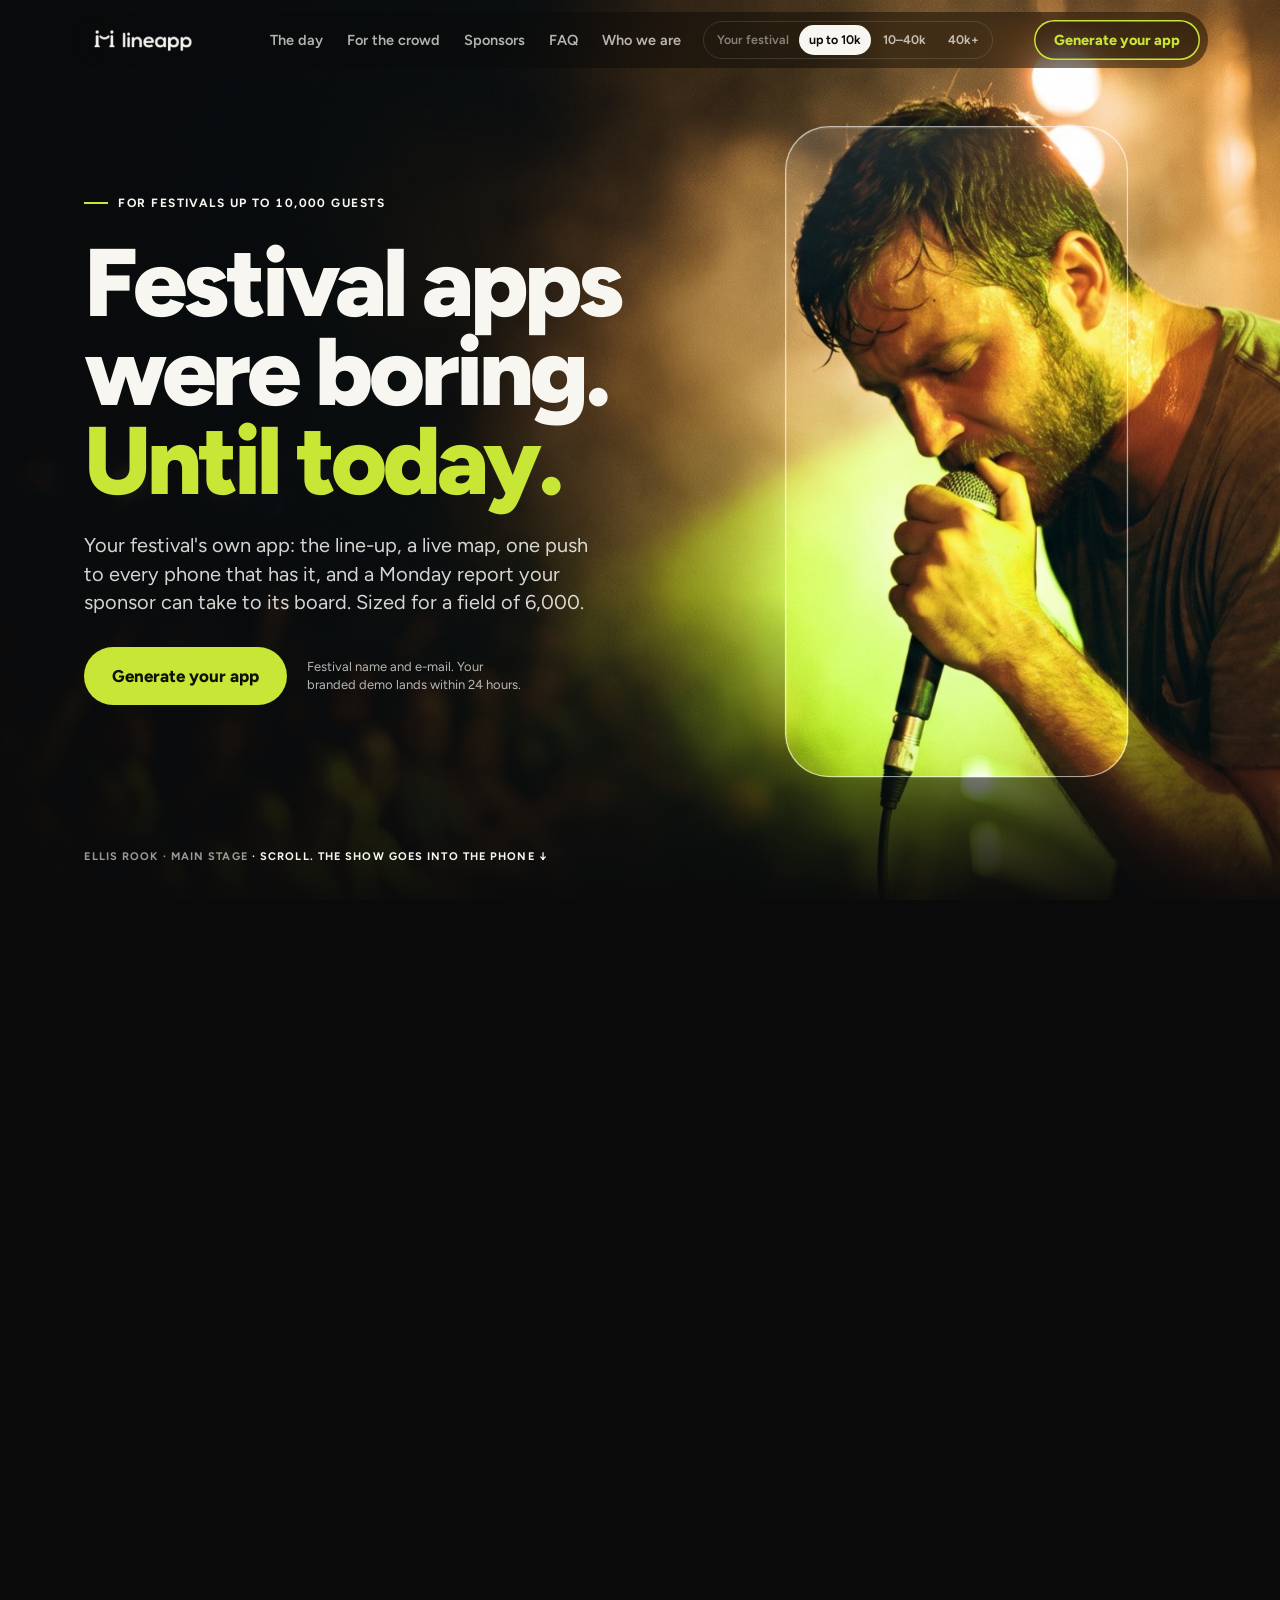
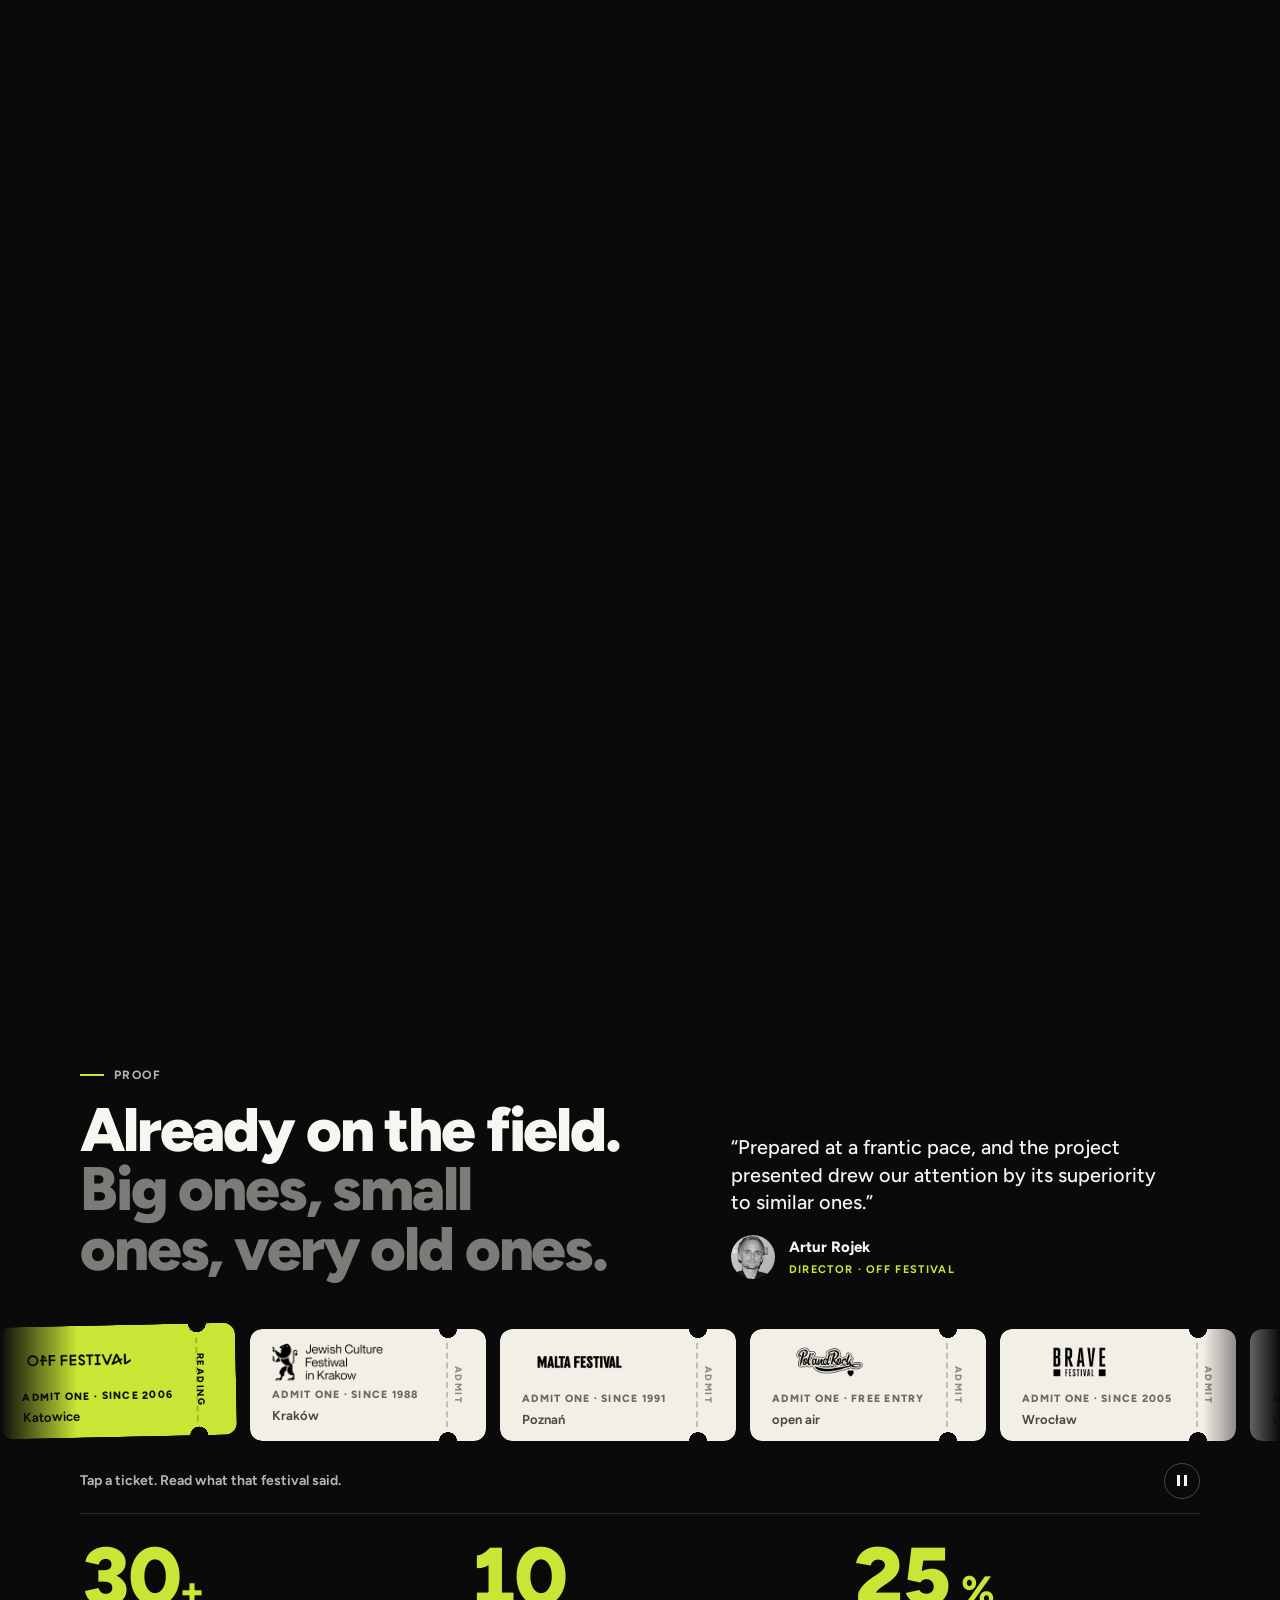
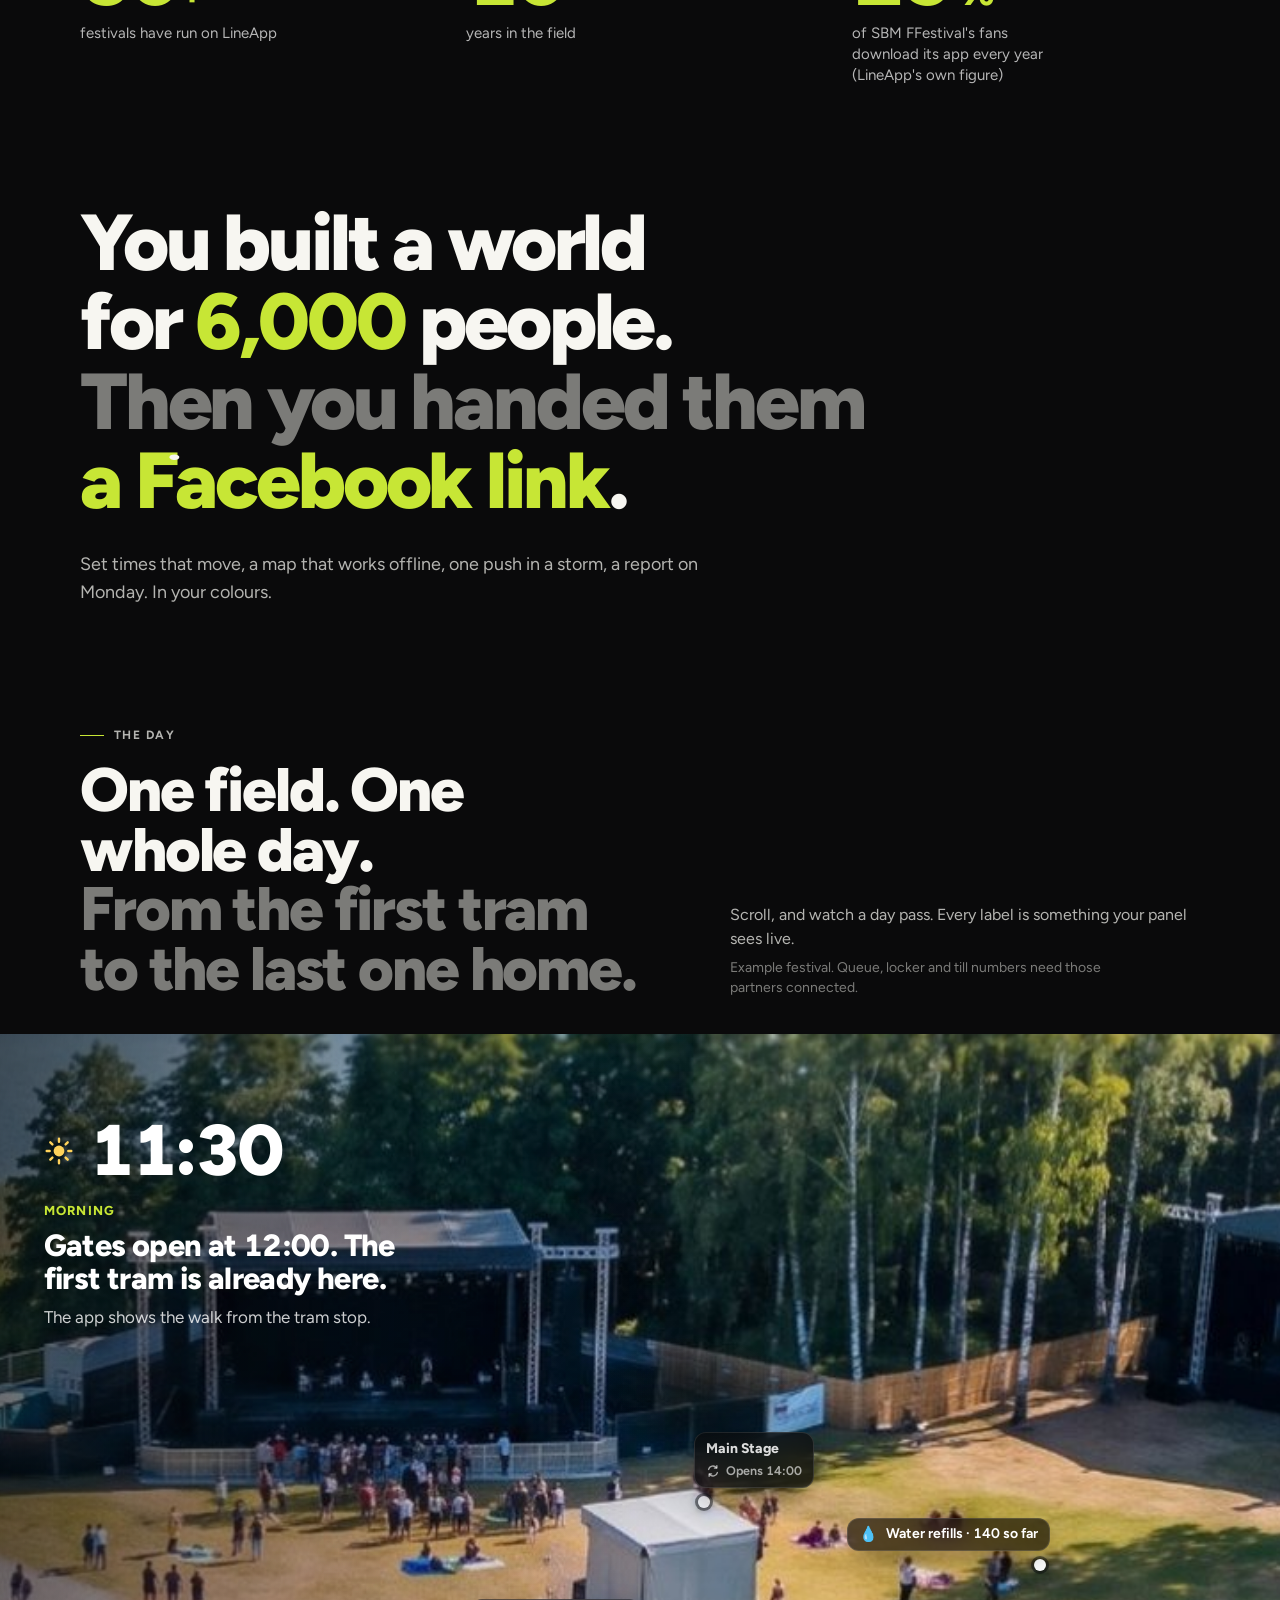
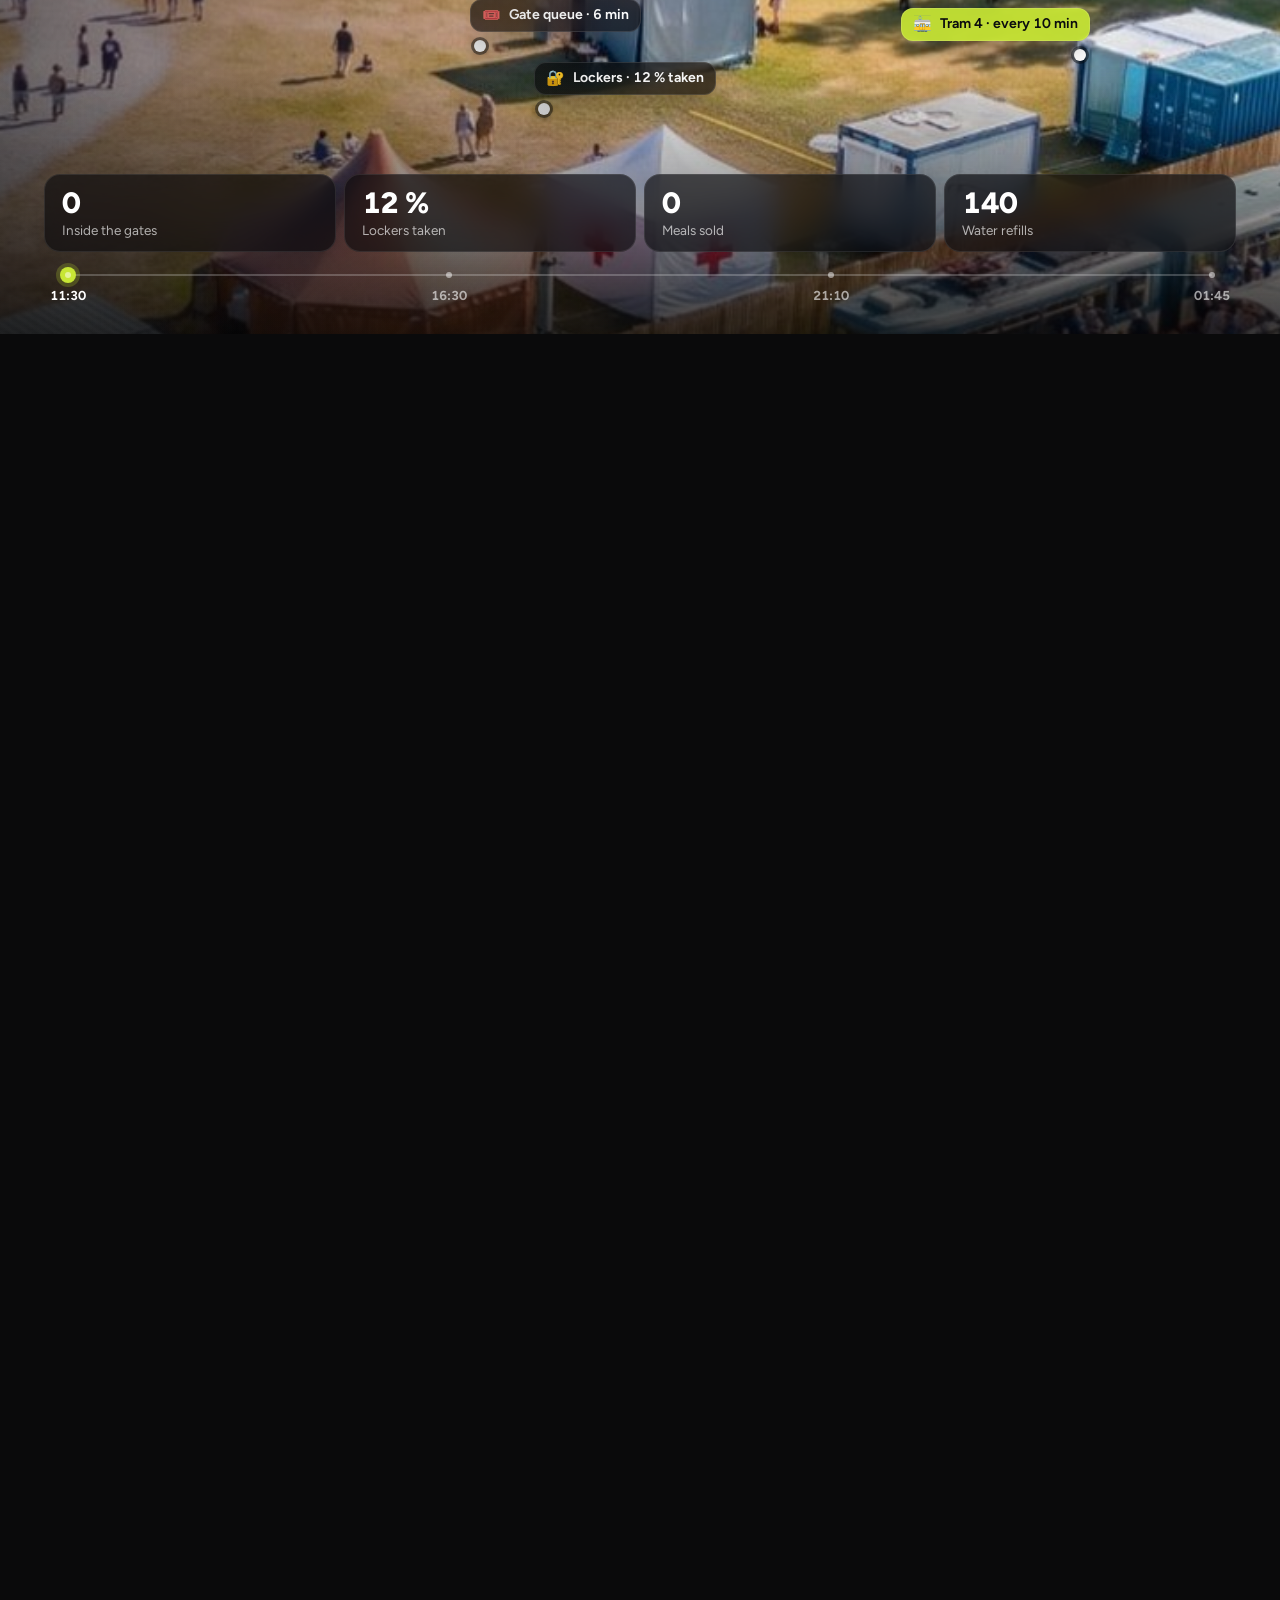
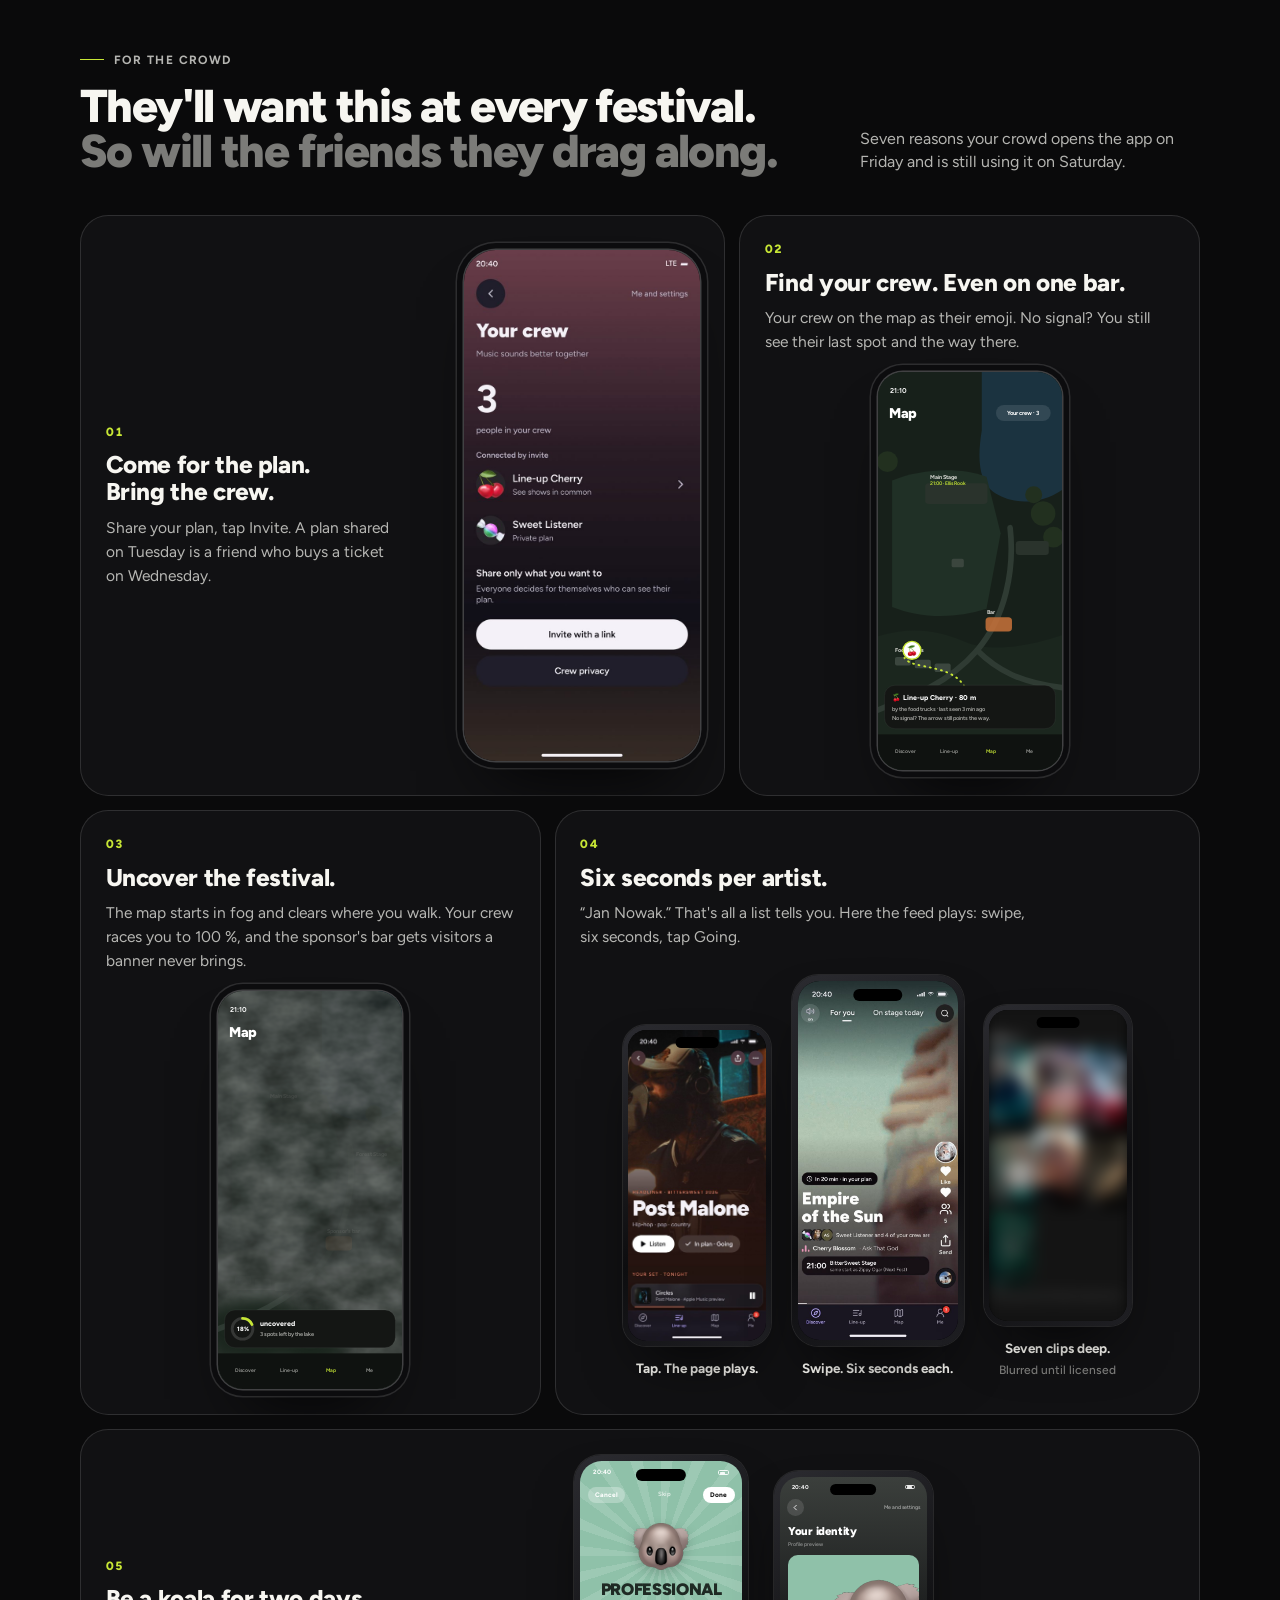
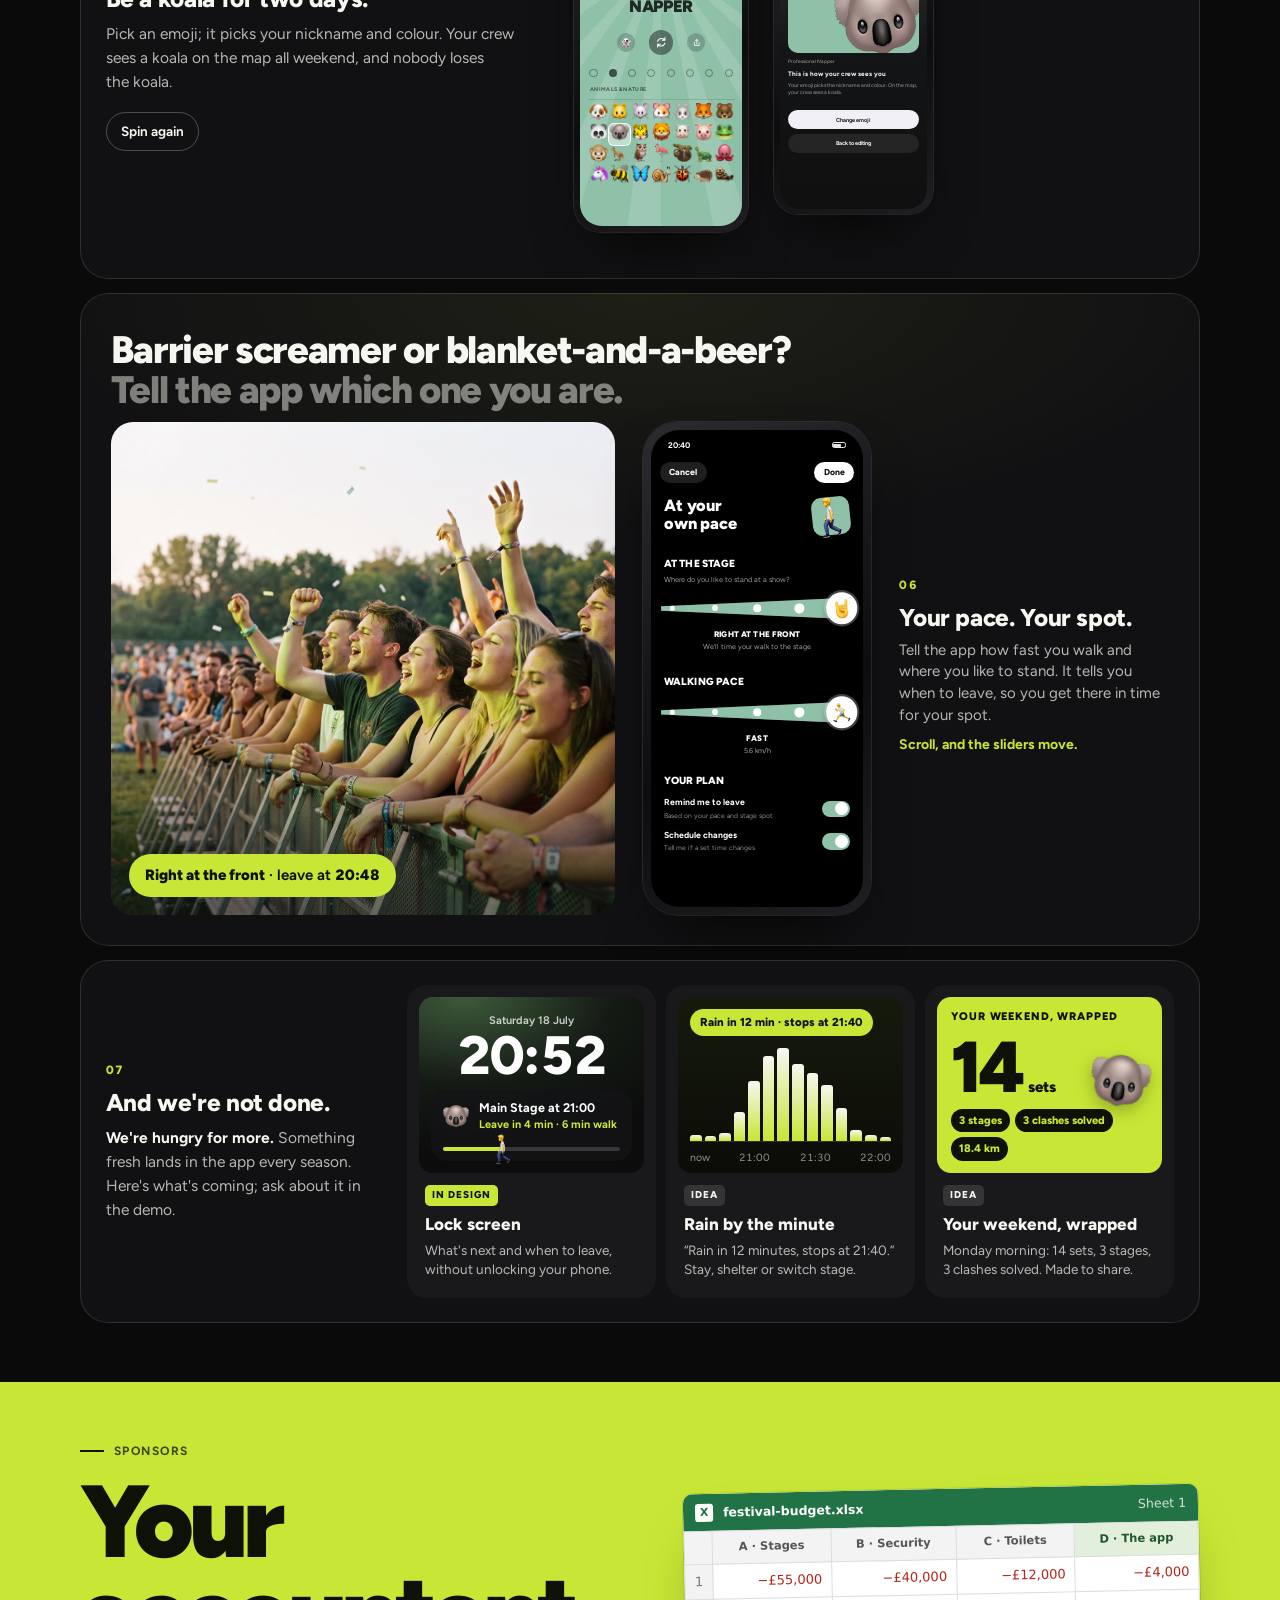
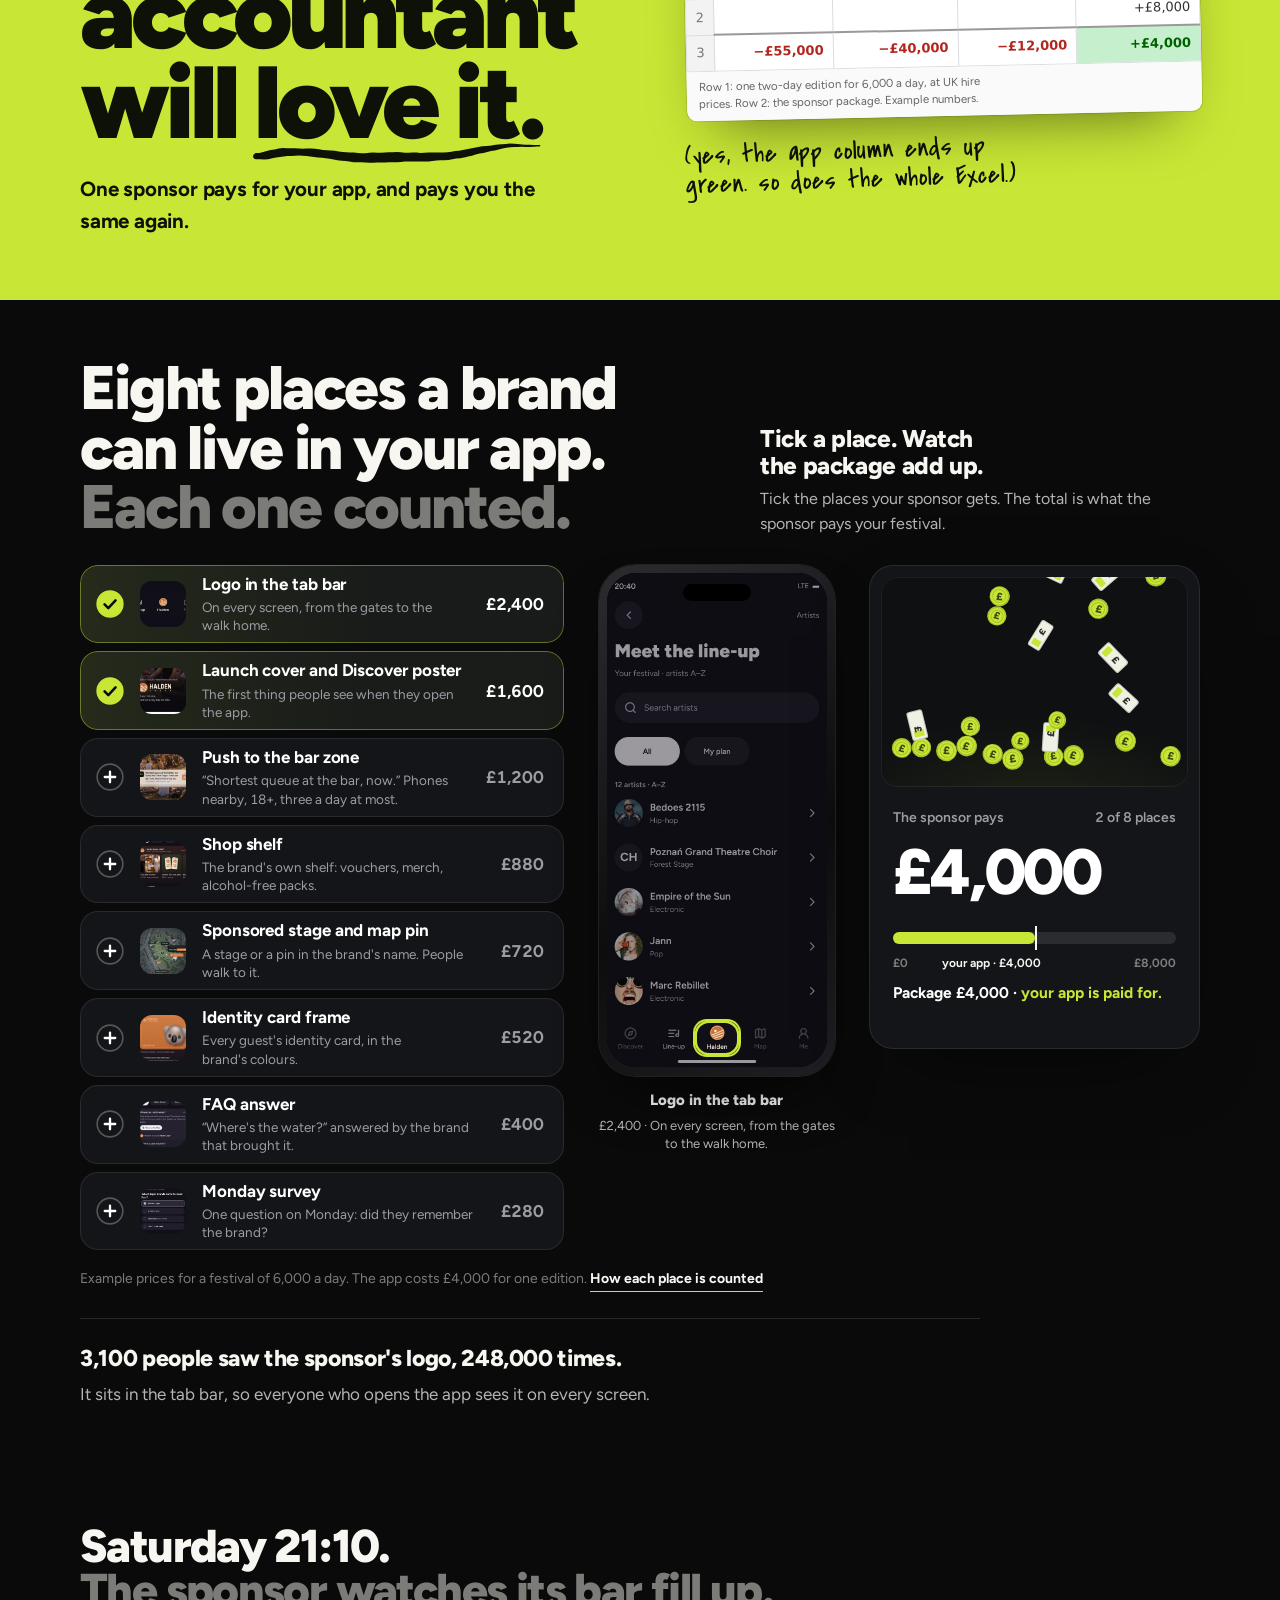
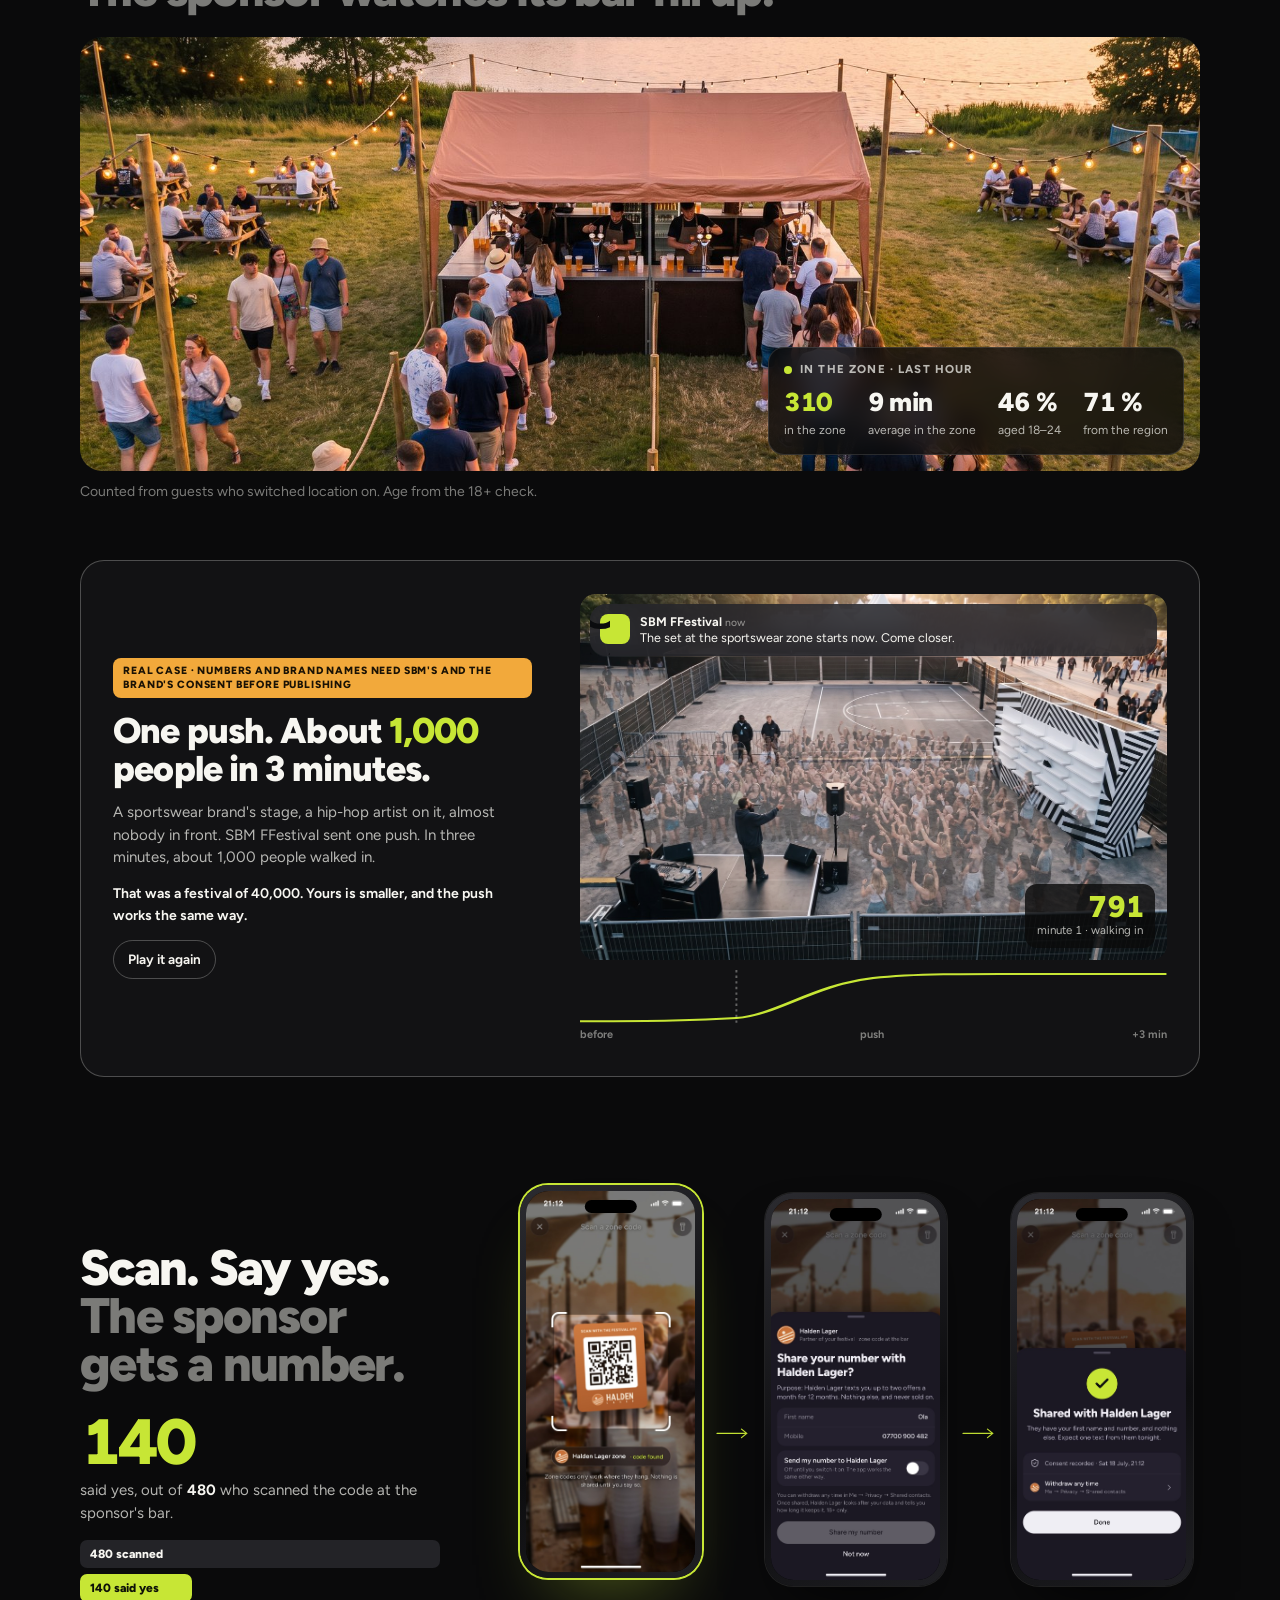
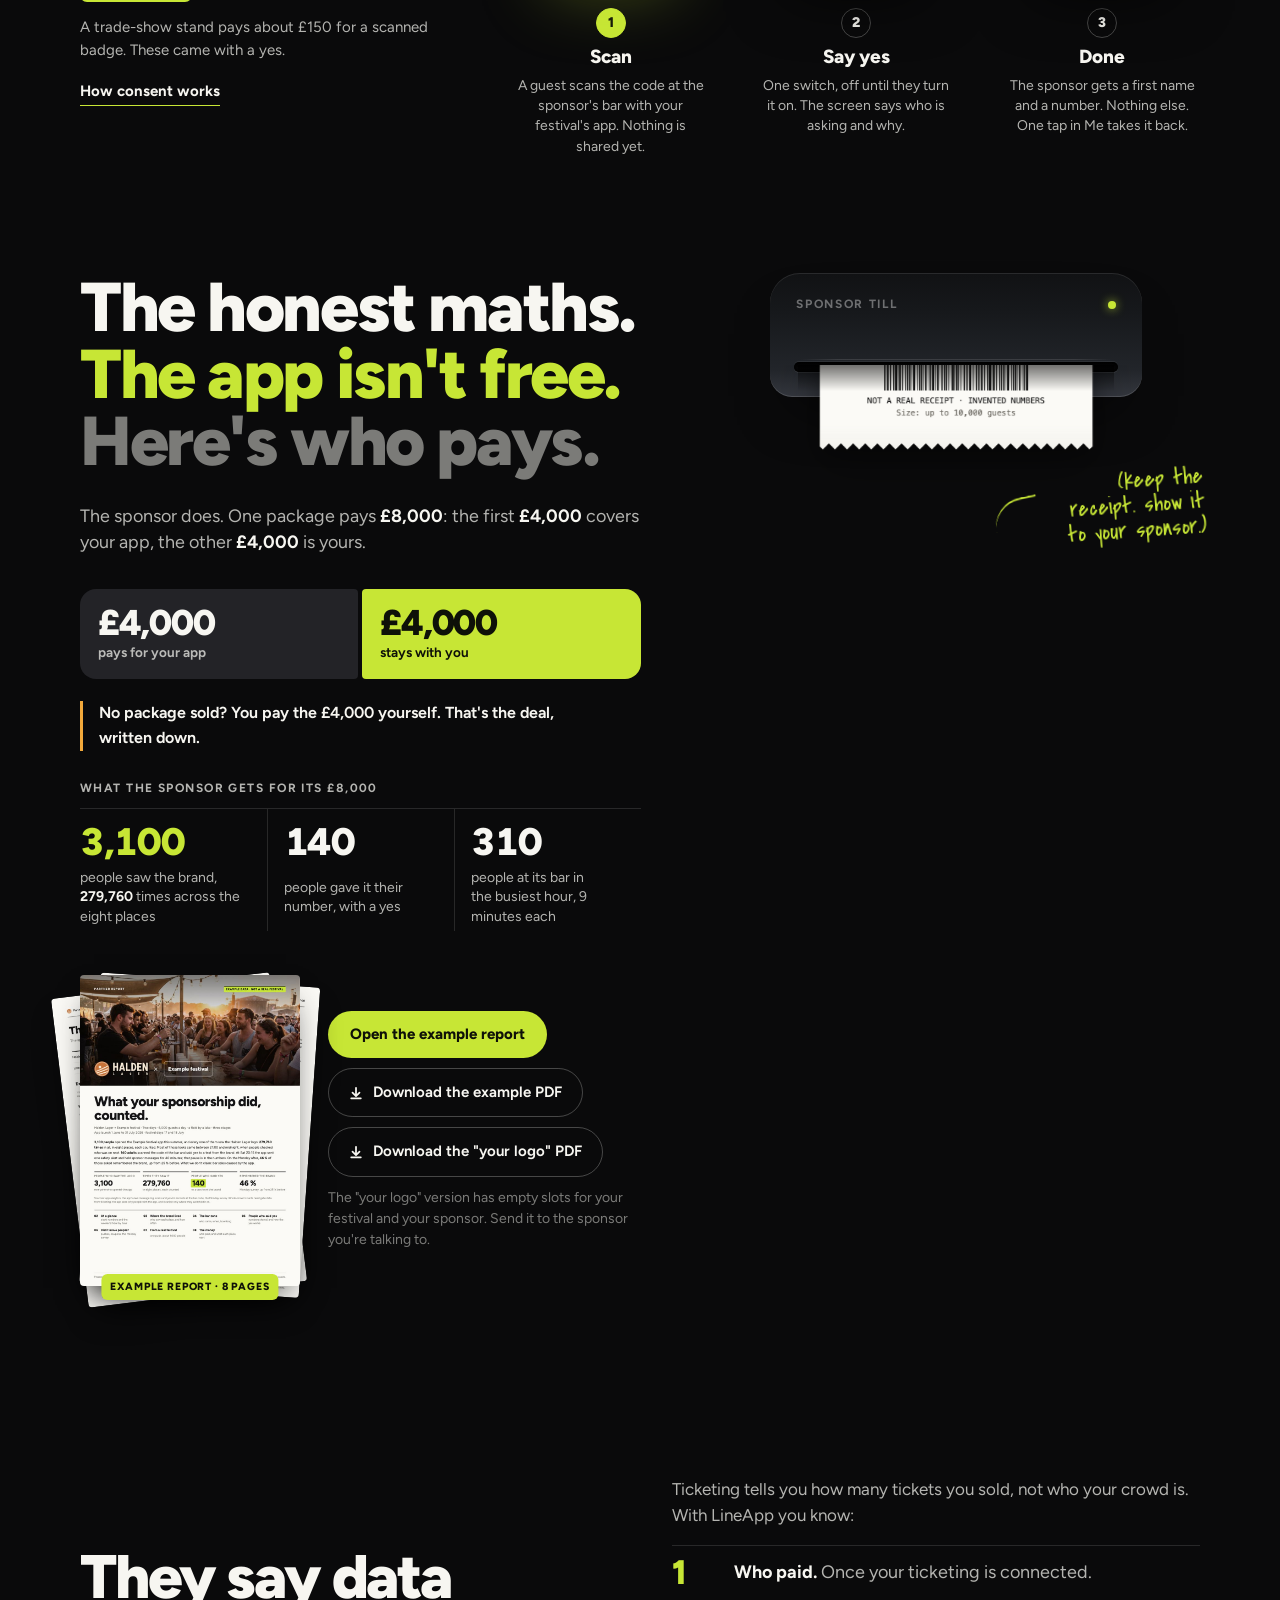
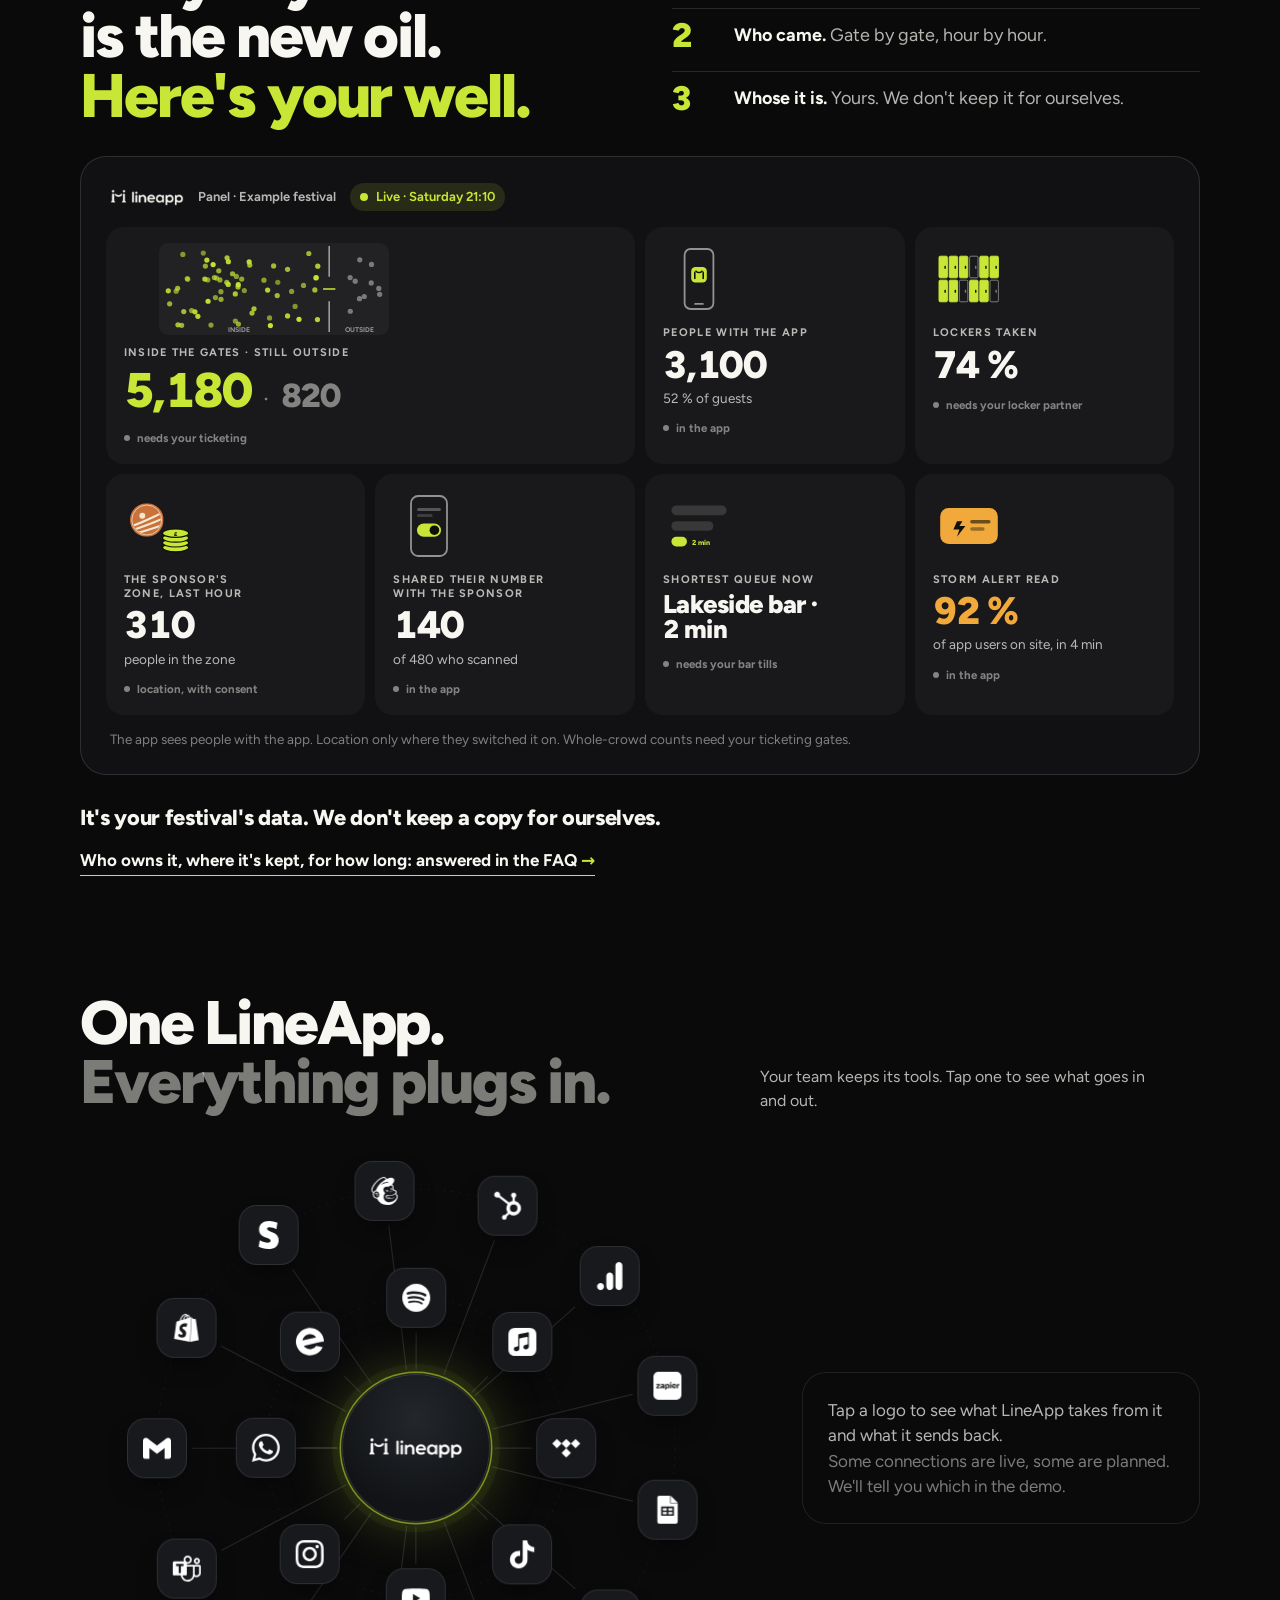
<file: field-notes-s/index.html>
<!doctype html>
<html lang="en-GB">
<head>
<meta charset="utf-8">
<meta name="viewport" content="width=device-width, initial-scale=1, viewport-fit=cover">
<title>LineApp · Field Notes · festivals up to 10,000</title>
<meta name="description" content="Your festival's own app, for festivals up to 10,000 guests. Test page by Field Notes, round 4, not published.">
<meta name="theme-color" content="#0A0A0B">
<link rel="preconnect" href="https://fonts.googleapis.com">
<link rel="preconnect" href="https://fonts.gstatic.com" crossorigin>
<link href="https://fonts.googleapis.com/css2?family=Covered+By+Your+Grace&display=swap" rel="stylesheet">
<link rel="preload" href="assets/img/perf-singer-green.jpg" as="image">
<link rel="stylesheet" href="assets/kit/overlay.css">
<link rel="stylesheet" href="assets/kit/compare.css">
<link rel="stylesheet" href="assets/kit/marquee.css">
<link rel="stylesheet" href="assets/kit3/tickets.css">
<link rel="stylesheet" href="assets/kit3/calculator.css">
<link rel="stylesheet" href="assets/kit3/consent3.css">
<link rel="stylesheet" href="assets/kit3/printer.css">
<link rel="stylesheet" href="assets/kit3/journey.css">
<link rel="stylesheet" href="assets/kit3/orbit.css">
<link rel="stylesheet" href="assets/kit3/expand.css">
<link rel="stylesheet" href="assets/kit3/marks2.css">
<link rel="stylesheet" href="assets/site.css">
<link rel="stylesheet" href="assets/r4.css">
</head>
<body>
<a class="skip" href="#generate">Skip to the form</a>

<!-- 00 · NAV: hides on the way down, returns on the way up -->
<header class="site-head" data-header data-header-offset="140">
  <div class="bar">
    <a class="brand" href="#top" aria-label="LineApp, back to the top"><span class="logo" aria-hidden="true"></span></a>
    <nav class="links" aria-label="Sections">
      <a href="#day">The day</a><a href="#people">For the crowd</a><a href="#sponsors">Sponsors</a><a href="#faq">FAQ</a><a href="#team">Who we are</a>
    </nav>
    <div class="sizes" role="group" aria-label="Your festival size">
      <span class="sz-l">Your festival</span>
      <a href="../field-notes-s/index.html" aria-current="page">up to 10k</a><a href="../confetti-club-m/index.html">10–40k</a><a href="../north-stage-xl/index.html">40k+</a>
    </div>
    <span class="cta-slot" aria-hidden="true"></span>
    <button class="menu-btn" id="menuBtn" type="button" aria-expanded="false" aria-controls="menu">Menu</button>
  </div>
</header>
<a class="sticky-cta" id="stickyCta" href="#generate">Generate your app</a>
<div class="menu" id="menu" hidden>
  <div class="menu-in">
    <button class="menu-btn menu-close" id="menuClose" type="button">Close</button>
    <a href="#day">The day</a><a href="#people">For the crowd</a><a href="#sponsors">Sponsors</a><a href="#faq">FAQ</a><a href="#team">Who we are</a><a href="#generate">Generate your app</a>
    <div class="sizes sizes-m" role="group" aria-label="Your festival size">
      <span class="sz-l">Your festival</span>
      <a href="../field-notes-s/index.html" aria-current="page">up to 10k</a><a href="../confetti-club-m/index.html">10–40k</a><a href="../north-stage-xl/index.html">40k+</a>
    </div>
  </div>
</div>

<main>
<!-- 01 · HERO + 02 · KABUM: the show goes into the phone, then the phone lights up three times -->
<section class="hero" id="top" aria-label="Festival apps were boring. Until today.">
  <div class="viewport">
    <div class="stage" id="stage">
      <img class="bg" src="assets/img/perf-singer-green.jpg" alt="Ellis Rook singing on a festival stage in green light, eyes closed, mic in both hands" data-ph="photo" fetchpriority="high">
      <div class="shade"></div>
      <div class="dim"></div>

      <div class="copy">
        <div class="cap stamp">For festivals up to <span data-ph="number">10,000</span> guests</div>
        <h1>Festival apps<br>were boring.<span class="lime">Until today.</span></h1>
        <p><span class="long">Your festival's own app: the line-up, a live map, one push to every phone that has it, and a Monday report your sponsor can take to its board. Sized for a field of <span data-ph="number">6,000</span>.</span><span class="short">Your festival's own app: line-up, live map, one push to every phone that has it, a Monday report.</span></p>
        <div class="acts">
          <a class="cta big" href="#generate" id="heroCta">Generate your app</a>
          <span class="hint">Festival name and e-mail. Your branded demo lands within 24 hours.</span>
        </div>
      </div>
      <div class="credit"><span data-ph="person">Ellis Rook</span> · Main Stage<span class="cue"> · Scroll. The show goes into the phone &#8595;</span></div>

      <!-- KABUM (COPY-R3 1, editor's pick, S beats) -->
      <div class="s2" id="s2" aria-hidden="true">
        <div class="cap stamp">On the night</div>
        <h2>The lights go down.<span class="lime">Your phone lights up.</span></h2>
        <ol class="beats" id="beats">
          <li data-beat="0"><div class="bt"><time>20:58</time><span><b data-ph="person">Ellis Rook</b> in two minutes. Main Stage. One buzz, that's all.</span></div></li>
          <li data-beat="1"><div class="bt"><time>20:59</time><span>Your crew is by the sound desk, <span data-ph="number">90</span> metres away. The map shows the way.</span></div></li>
          <li data-beat="2"><div class="bt"><time>21:00</time><span>First note. Phone away. You're at the front.</span></div></li>
        </ol>
        <p class="ex-note">Ellis Rook is an example artist. Your line-up goes here.</p>
      </div>

      <div class="phone-h" id="heroPhone">
        <div class="window">
          <img class="inside" src="assets/img/perf-singer-green.jpg" alt="">
          <video class="hp-vid" muted playsinline loop preload="none" poster="assets/vid/hero-ellis-loop-poster.jpg" aria-hidden="true" data-ph="photo"><source src="assets/vid/hero-ellis-loop.mp4" type="video/mp4"></video>
          <div class="lights" aria-hidden="true"></div>
          <div class="fade"></div>
        </div>
        <div class="sbg"></div>
        <div class="sb" aria-hidden="true"><span id="hpClock">20:58</span><span class="net">5G</span></div>
        <div class="tb" aria-hidden="true">
          <span class="cb"><svg viewBox="0 0 24 24"><path d="M14.5 5.5 8 12l6.5 6.5" fill="none" stroke="currentColor" stroke-width="2.2" stroke-linecap="round" stroke-linejoin="round"/></svg></span>
          <span class="tb-f">Your festival</span>
          <span class="cb"><svg viewBox="0 0 24 24"><path d="M12 15V3.8M7.8 7.6 12 3.4l4.2 4.2M6 11.5v7.8h12v-7.8" fill="none" stroke="currentColor" stroke-width="2" stroke-linecap="round" stroke-linejoin="round"/></svg></span>
        </div>
        <div class="chrome" id="hpChrome">
          <div class="np"><span class="live-b" aria-hidden="true"><i class="eq"><i></i><i></i><i></i></i>Live</span><span class="np-pre">Main Stage · 21:00 · in 2 min</span><span class="np-live">Playing now · Main Stage</span></div>
          <div class="artist" data-ph="person">Ellis Rook</div>
          <div class="genre">Indie · folk · rock</div>
          <div class="actions" role="group" aria-label="Your plan for Ellis Rook">
            <button type="button" class="pill white" id="hpListen" aria-pressed="false"><svg viewBox="0 0 24 24" aria-hidden="true"><path d="M7 4.8v14.4L19 12Z" fill="currentColor"/></svg><span>Listen</span></button>
            <button type="button" class="pill" id="hpGo" aria-pressed="false" data-confetti="pressed" data-confetti-count="110"><svg viewBox="0 0 24 24" aria-hidden="true"><path d="m5 12.5 4.5 4.5L19 7.5" fill="none" stroke="currentColor" stroke-width="2.4" stroke-linecap="round" stroke-linejoin="round"/></svg><span class="go-t">Going</span></button>
          </div>
        </div>
        <div class="body" aria-hidden="true">
          <div class="app-lab">Your set · tonight</div>
          <div class="player">
            <span class="pl-th"><img src="assets/img/perf-singer-green.jpg" alt=""></span>
            <span class="pl-t"><b class="pl-pre">Preview · the opening song</b><b class="pl-live">Live · the opening song</b><span>21:00–22:00 · Main Stage</span></span>
            <span class="pl-eq"><i></i><i></i><i></i><i></i></span>
            <i class="pl-prog"><i></i></i>
          </div>
          <div class="next-row"><span class="nx-t">22:00</span><span><b>Forest Stage</b>Next · 6 min walk</span><span class="nx-g">Maybe</span></div>
        </div>
        <div class="tabbar" aria-hidden="true"><span class="t-dis">Discover</span><span class="t-lin on">Line-up</span><span class="t-map">Map</span><span class="t-me">Me</span></div>
        <div class="home-ind" aria-hidden="true"></div>

        <!-- beat 1: one buzz -->
        <div class="notif" aria-hidden="true">
          <span class="nt-ic"><img src="assets/img/lineapp-mark.svg" alt=""></span>
          <span class="nt-t"><b>Your festival <small>now</small></b><span><span data-ph="person">Ellis Rook</span> in two minutes. Main Stage. Your crew is near the sound desk.</span></span>
        </div>
        <!-- beat 2: your crew on the map -->
        <div class="crewmap" aria-hidden="true">
          <svg class="cm-svg" viewBox="0 0 390 844" preserveAspectRatio="xMidYMid slice">
            <rect width="390" height="844" fill="#17201A"/>
            <path d="M250 0h140v210c-40 30-90 26-120 4-28-20-30-60-20-110z" fill="#1B3340"/>
            <path d="M0 520c60-18 120-10 170 10s110 16 220-14v328H0z" fill="#1B261E"/>
            <path d="M40 210c50-20 120-26 180-6l40 120-30 150c-60 20-130 18-190-4z" fill="#203026"/>
            <g fill="none" stroke="#2F3B33" stroke-width="12" stroke-linecap="round"><path d="M-10 700c80-30 160-60 220-130s80-170 70-260"/><path d="M210 570c40 40 90 70 190 80"/></g>
            <g fill="none" stroke="#3A473E" stroke-width="2" stroke-dasharray="1 7" stroke-linecap="round"><path d="M-10 700c80-30 160-60 220-130s80-170 70-260"/></g>
            <rect x="96" y="212" width="132" height="44" rx="8" fill="#2A332C"/>
            <rect x="104" y="218" width="116" height="10" rx="3" fill="#C7E635" opacity=".85"/>
            <path d="M96 256l-16 70h164l-16-70z" fill="#C7E635" opacity=".09"/>
            <rect x="150" y="372" width="26" height="18" rx="4" fill="#3B463E"/>
            <g fill="#3B463E"><rect x="36" y="590" width="34" height="18" rx="4"/><rect x="78" y="596" width="34" height="18" rx="4"/><rect x="120" y="604" width="34" height="18" rx="4"/></g>
            <path class="cm-route" d="M200 628c-6-40-4-70 0-100s-14-80-28-120" fill="none" stroke="#C7E635" stroke-width="4" stroke-linecap="round" stroke-dasharray="2 10"/>
          </svg>
          <span class="cm-lab cm-stage">Main Stage<small>21:00 · Ellis Rook</small></span>
          <span class="cm-lab cm-desk">Sound desk</span>
          <span class="cm-lab cm-food">Food trucks</span>
          <span class="cm-crew c1">🌹</span><span class="cm-crew c2">🦌</span><span class="cm-crew c3">🍒</span>
          <span class="cm-me"><i></i></span>
          <div class="cm-top"><b>Map</b><span>Your crew · 3</span></div>
          <div class="cm-card"><span class="cm-em">🌹🦌🍒</span><span><b>Your crew · sound desk</b><small><span data-ph="number">90</span> m · about a minute on foot</small></span><span class="cm-go">Show the way</span></div>
        </div>
      </div>
    </div>
  </div>
</section>

<!-- reduced motion only: the hero's end state, still -->
<div class="hero-rm wrap">
  <div>
    <div class="cap stamp">On the night</div>
    <h2 class="h2">The lights go down.<span class="l2 lime">Your phone lights up.</span></h2>
    <ol class="beats rm-beats">
      <li class="on"><time>20:58</time><span><span data-ph="person">Ellis Rook</span> in two minutes. Main Stage. One buzz, that's all.</span></li>
      <li class="on"><time>20:59</time><span>Your crew is by the sound desk, <span data-ph="number">90</span> metres away. The map shows the way.</span></li>
      <li class="on"><time>21:00</time><span>First note. Phone away. You're at the front.</span></li>
    </ol>
    <p class="ex-note">Ellis Rook is an example artist. Your line-up goes here.</p>
  </div>
  <div class="phone rm-art"><img src="assets/img/perf-singer-green.jpg" alt="" loading="lazy"><div class="rm-chrome"><span class="np">Playing now · Main Stage</span><b data-ph="person">Ellis Rook</b><span>Indie · folk · rock</span><span class="rm-pills"><span class="pill white">Listen</span><span class="pill">In plan · Going</span></span></div></div>
</div>

<!-- 03 · PROOF: as in round 2. The quote sits by the heading; the ticket strip drifts; a tap swaps the quote and lights the ticket -->
<section class="proof sec" id="proof" aria-labelledby="proofH">
  <div class="wrap proof-head4">
    <div>
      <div class="cap stamp">Proof</div>
      <h2 class="h2" id="proofH">Already on the field.<span class="l2">Big ones, small ones, very old ones.</span></h2>
    </div>
    <div class="pq-stack" aria-live="polite">
      <figure class="pq is-on" data-pq="off" data-ph="consent"><blockquote>&#8220;Prepared at a frantic pace, and the project presented drew our attention by its superiority to similar ones.&#8221;</blockquote><figcaption><img src="assets/partners3/artur-rojek-square-331.jpg" alt="" loading="lazy" width="44" height="44"><span><b>Artur Rojek</b><span class="cap">Director · OFF Festival</span></span></figcaption></figure>
      <figure class="pq" data-pq="fkz" data-ph="consent" hidden><blockquote>&#8220;Their reliability, patience and, above all, their professionalism make LineApp a company you want to work with.&#8221;</blockquote><figcaption><img src="assets/partners3/janusz-makuch-252.png" alt="" loading="lazy" width="44" height="44"><span><b>Janusz Makuch</b><span class="cap">Director · Jewish Culture Festival in Kraków</span></span></figcaption></figure>
      <figure class="pq" data-pq="malta" data-ph="consent" hidden><blockquote>&#8220;What truly stood out was the app&#8217;s user-friendly interface and intuitive client dashboard.&#8221;</blockquote><figcaption><img src="assets/partners3/michal-merczynski-400.jpg" alt="" loading="lazy" width="44" height="44"><span><b>Michał Merczyński</b><span class="cap">Director of Malta Festival Poznań until 2023</span></span></figcaption></figure>
      <figure class="pq" data-pq="polandrock" data-ph="quote" hidden><blockquote>&#8220;The app became the one line we have to every person on the field.&#8221;</blockquote><figcaption><span class="pq-tmp">Temporary quote</span><span><b>Paweł T. · placeholder name</b><span class="cap">Festival production · Pol'and'Rock</span></span></figcaption></figure>
      <figure class="pq" data-pq="brave" data-ph="consent" hidden><blockquote>&#8220;I highly recommend this collaboration and encourage you to work with GetLineApp to create your own mobile app.&#8221;</blockquote><figcaption><img src="assets/partners3/agnieszka-kiewicz-400.jpg" alt="" loading="lazy" width="44" height="44"><span><b>Agnieszka Kiewicz</b><span class="cap">Production Manager · Brave Festival</span></span></figcaption></figure>
      <figure class="pq" data-pq="sbm" data-ph="quote" hidden><blockquote>&#8220;We sent one push to an empty zone. Three minutes later it was full.&#8221;</blockquote><figcaption><span class="pq-tmp">Temporary quote</span><span><b>Norbert T. · placeholder name</b><span class="cap">SBM FFestival team</span></span></figcaption></figure>
    </div>
  </div>
  <div class="stubs4" data-stubs4 aria-label="Festivals that have run on LineApp. Tap a ticket to read what that festival said.">
    <div class="st-viewport"><ul class="st-track"><li><button type="button" class="stub4" data-pq="off" data-ph="consent" aria-label="OFF Festival: read the quote"><img class="st-logo" src="assets/partners3/off-festival.png" alt=""><span class="st-k">Admit one · since 2006</span><span class="st-p">Katowice</span></button></li><li><button type="button" class="stub4" data-pq="fkz" data-ph="consent" aria-label="Jewish Culture Festival in Kraków (Festiwal Kultury Żydowskiej): read the quote"><img class="st-logo fkz" src="assets/partners3/jewish-culture-festival-compact.png" alt=""><span class="st-k">Admit one · since 1988</span><span class="st-p">Kraków</span></button></li><li><button type="button" class="stub4" data-pq="malta" data-ph="consent" aria-label="Malta Festival Poznań: read the quote"><img class="st-logo" src="assets/partners3/malta-festival.png" alt=""><span class="st-k">Admit one · since 1991</span><span class="st-p">Poznań</span></button></li><li><button type="button" class="stub4" data-pq="polandrock" data-ph="quote" aria-label="Pol'and'Rock Festival: read the quote"><img class="st-logo" src="assets/partners3/polandrock.png" alt=""><span class="st-k">Admit one · free entry</span><span class="st-p">open air</span></button></li><li><button type="button" class="stub4" data-pq="brave" data-ph="consent" aria-label="Brave Festival: read the quote"><img class="st-logo" src="assets/partners3/brave-festival.png" alt=""><span class="st-k">Admit one · since 2005</span><span class="st-p">Wrocław</span></button></li><li><button type="button" class="stub4" data-pq="sbm" data-ph="quote" aria-label="SBM FFestival: read the quote"><img class="st-logo" src="assets/partners3/sbm-ffestival.png" alt=""><span class="st-k">Admit one · hip-hop</span><span class="st-p">Warsaw</span></button></li><li><span class="stub4 plain"><img class="st-logo" src="assets/partners3/globaltica.png" alt="Globaltica"><span class="st-k">Admit one · world cultures</span><span class="st-p">Gdynia</span></span></li><li><span class="stub4 plain"><img class="st-logo" src="assets/partners3/ethno-port-poznan.png" alt="Ethno Port Poznań"><span class="st-k">Admit one · world music</span><span class="st-p">Poznań</span></span></li><li><span class="stub4 plain"><img class="st-logo" src="assets/partners3/fotofestiwal.png" alt="Fotofestiwal"><span class="st-k">Admit one · photography</span><span class="st-p">Łódź</span></span></li><li><span class="stub4 plain"><img class="st-logo" src="assets/partners3/pannonica-festival.png" alt="Pannonica Festival"><span class="st-k">Admit one · since 2013</span><span class="st-p">Barcice</span></span></li><li><button type="button" class="stub4" data-pq="off" data-ph="consent" tabindex="-1" aria-hidden="true" aria-label="OFF Festival: read the quote"><img class="st-logo" src="assets/partners3/off-festival.png" alt=""><span class="st-k">Admit one · since 2006</span><span class="st-p">Katowice</span></button></li><li><button type="button" class="stub4" data-pq="fkz" data-ph="consent" tabindex="-1" aria-hidden="true" aria-label="Jewish Culture Festival in Kraków (Festiwal Kultury Żydowskiej): read the quote"><img class="st-logo fkz" src="assets/partners3/jewish-culture-festival-compact.png" alt=""><span class="st-k">Admit one · since 1988</span><span class="st-p">Kraków</span></button></li><li><button type="button" class="stub4" data-pq="malta" data-ph="consent" tabindex="-1" aria-hidden="true" aria-label="Malta Festival Poznań: read the quote"><img class="st-logo" src="assets/partners3/malta-festival.png" alt=""><span class="st-k">Admit one · since 1991</span><span class="st-p">Poznań</span></button></li><li><button type="button" class="stub4" data-pq="polandrock" data-ph="quote" tabindex="-1" aria-hidden="true" aria-label="Pol'and'Rock Festival: read the quote"><img class="st-logo" src="assets/partners3/polandrock.png" alt=""><span class="st-k">Admit one · free entry</span><span class="st-p">open air</span></button></li><li><button type="button" class="stub4" data-pq="brave" data-ph="consent" tabindex="-1" aria-hidden="true" aria-label="Brave Festival: read the quote"><img class="st-logo" src="assets/partners3/brave-festival.png" alt=""><span class="st-k">Admit one · since 2005</span><span class="st-p">Wrocław</span></button></li><li><button type="button" class="stub4" data-pq="sbm" data-ph="quote" tabindex="-1" aria-hidden="true" aria-label="SBM FFestival: read the quote"><img class="st-logo" src="assets/partners3/sbm-ffestival.png" alt=""><span class="st-k">Admit one · hip-hop</span><span class="st-p">Warsaw</span></button></li><li><span class="stub4 plain" aria-hidden="true"><img class="st-logo" src="assets/partners3/globaltica.png" alt=""><span class="st-k">Admit one · world cultures</span><span class="st-p">Gdynia</span></span></li><li><span class="stub4 plain" aria-hidden="true"><img class="st-logo" src="assets/partners3/ethno-port-poznan.png" alt=""><span class="st-k">Admit one · world music</span><span class="st-p">Poznań</span></span></li><li><span class="stub4 plain" aria-hidden="true"><img class="st-logo" src="assets/partners3/fotofestiwal.png" alt=""><span class="st-k">Admit one · photography</span><span class="st-p">Łódź</span></span></li><li><span class="stub4 plain" aria-hidden="true"><img class="st-logo" src="assets/partners3/pannonica-festival.png" alt=""><span class="st-k">Admit one · since 2013</span><span class="st-p">Barcice</span></span></li></ul></div>
    <div class="wrap st-row"><p class="st-hint">Tap a ticket. Read what that festival said.</p><button type="button" class="st-pause" aria-pressed="false" aria-label="Pause the tickets"><span aria-hidden="true"></span></button></div>
  </div>
  <div class="wrap">
    <div class="knum-row proof-nums">
      <div class="knum"><b data-ph="number">30<small>+</small></b><span>festivals have run on LineApp</span></div>
      <div class="knum"><b data-ph="number">10</b><span>years in the field</span></div>
      <div class="knum"><b data-ph="consent">25<small> %</small></b><span>of SBM FFestival's fans download its app every year (LineApp's own figure)</span></div>
    </div>
  </div>
</section>

<!-- 04 · CLAIM: six words, fast, the last one circled -->
<section class="claim sec" id="claim" aria-labelledby="claimH">
  <div class="wrap">
    <h2 id="claimH" class="claim-h"><span class="ln">You built a world</span> <span class="ln">for <span class="n" data-ph="number">6,000</span> people.</span> <span class="ln dim">Then you handed them</span> <span class="ln word"><span class="rot" id="rot" aria-hidden="true"><span class="rw">a blurry PDF</span><svg class="ring" viewBox="0 0 300 100" preserveAspectRatio="none" aria-hidden="true"><path d="M150 8C70 6 12 22 10 52c-2 30 70 42 146 40s138-14 136-44C290 20 220 6 140 12c-30 2-58 8-76 16" fill="none" stroke="currentColor" stroke-width="5" stroke-linecap="round" pathLength="1"/></svg></span><span class="sr">a blurry PDF</span><span class="dot">.</span></span></h2>
    <p class="after">Set times that move, a map that works offline, one push in a storm, a report on Monday. In your colours.</p>
  </div>
</section>

<!-- 06 · THE DAY ON ONE PHOTO -->
<section class="day" id="day" aria-labelledby="dayH">
  <div class="wrap day-head">
    <div>
      <div class="cap stamp">The day</div>
      <h2 class="h2" id="dayH">One field. One whole day.<span class="l2">From the first tram to the last one home.</span></h2>
    </div>
    <p class="lead small-lead">Scroll, and watch a day pass. Every label is something your panel sees live. <span class="faint">Example festival. Queue, locker and till numbers need those partners connected.</span></p>
  </div>
  <div class="kjr" id="journey" data-ph="number" data-journey data-counter-labels="Inside the gates|Lockers taken|Meals sold|Water refills" data-step-vh="60">
    <figure class="kjr__step" data-time="11:30" data-label="Morning" data-counters="0|12 %|0|140">
      <picture><source media="(max-width: 700px)" srcset="assets/img3/journey-S-1-morning-3x4.jpg"><img src="assets/img3/journey-S-1-morning-16x9.jpg" alt="The festival field by the lake in the morning: stages dark, a few people, the tram at its stop." data-ph="photo"></picture>
      <figcaption><span class="kjr__when">Morning</span><h3>Gates open at 12:00. The first tram is already here.</h3><p>The app shows the walk from the tram stop.</p></figcaption>
      <span class="kjr__pin" data-x="77.5" data-y="69" data-xm="80" data-ym="70" data-icon="🚋" data-tone="lime">Tram 4 · every 10 min</span>
      <span class="kjr__pin m-hide" data-x="40" data-y="68" data-xm="22" data-ym="60" data-icon="🎟️">Gate queue · 6 min</span>
      <span class="kjr__pin" data-x="44" data-y="75" data-xm="12" data-ym="76" data-icon="🔐">Lockers · 12 % taken</span>
      <span class="kjr__pin m-hide" data-x="75" data-y="59" data-xm="85" data-ym="59" data-icon="💧">Water refills · 140 so far</span>
      <span class="kjr__pin" data-x="54" data-y="52" data-xm="38" data-ym="50" data-stage="next" data-next-label="Opens 14:00">Main Stage</span>
      <span class="kjr__pin veil" data-x="53.5" data-y="40" data-xm="33" data-ym="44" aria-hidden="true"></span>
    </figure>
    <figure class="kjr__step" data-time="16:30" data-label="Afternoon" data-counters="3,900|48 %|610|1,280">
      <picture><source media="(max-width: 700px)" srcset="assets/img3/journey-S-2-afternoon-3x4.jpg"><img src="assets/img3/journey-S-2-afternoon-16x9.jpg" alt="The same field in the afternoon: the Forest Stage lit by the birches, more people walking in." data-ph="photo"></picture>
      <figcaption><span class="kjr__when">Afternoon</span><h3>The Forest Stage warms up. The field fills in.</h3><p>Main Stage is between acts; the app says when the next starts.</p></figcaption>
      <span class="kjr__pin" data-x="78" data-y="40" data-xm="88" data-ym="43" data-stage="live">Forest Stage</span>
      <span class="kjr__pin" data-x="54" data-y="52" data-xm="38" data-ym="50" data-stage="next" data-next="18:00">Main Stage</span>
      <span class="kjr__pin veil" data-x="53.5" data-y="40" data-xm="33" data-ym="44" aria-hidden="true"></span>
      <span class="kjr__pin" data-x="40" data-y="68" data-xm="22" data-ym="60" data-icon="🚶">Still outside · 2,100</span>
      <span class="kjr__pin m-hide" data-x="26" data-y="54.5" data-xm="4" data-ym="52" data-icon="🍜">Food trucks · 610 meals sold</span>
      <span class="kjr__pin" data-x="44" data-y="75" data-xm="12" data-ym="76" data-icon="🔐">Lockers · 48 % taken</span>
    </figure>
    <figure class="kjr__step" data-time="21:10" data-label="Evening" data-counters="5,180|74 %|2,380|3,450">
      <picture><source media="(max-width: 700px)" srcset="assets/img3/journey-S-3-evening-3x4.jpg"><img src="assets/img3/journey-S-3-evening-16x9.jpg" alt="The same field in the evening: Main Stage lit up with a crowd in front, festoon lights over the food trucks." data-ph="photo"></picture>
      <figcaption><span class="kjr__when">Evening</span><h3>Lights on over the food trucks. <span data-ph="person">Ellis Rook</span> on the Main Stage.</h3><p>The Forest Stage changes over. One food truck has sold out; the app sends people to the others.</p></figcaption>
      <span class="kjr__pin" data-x="53" data-y="44" data-xm="33" data-ym="47" data-stage="live">Main Stage · Ellis Rook</span>
      <span class="kjr__pin" data-x="78" data-y="40" data-xm="88" data-ym="43" data-stage="next" data-next="22:00">Forest Stage</span>
      <span class="kjr__pin" data-x="53.3" data-y="66" data-xm="33" data-ym="68" data-icon="🍺" data-tone="lime">Sponsor zone · 310 people · bar till £2,140</span>
      <span class="kjr__pin m-hide" data-x="16" data-y="75" data-xm="4" data-ym="70" data-icon="🍜" data-tone="warn">2,380 meals · one truck sold out</span>
      <span class="kjr__pin" data-x="61" data-y="54.5" data-xm="51" data-ym="54" data-icon="👕">Merch · 410 orders</span>
    </figure>
    <figure class="kjr__step" data-time="01:45" data-label="The end" data-counters="1,400|9 %|2,960|3,980">
      <picture><source media="(max-width: 700px)" srcset="assets/img3/journey-S-4-end-3x4.jpg"><img src="assets/img3/journey-S-4-end-16x9.jpg" alt="The same field at night: stages dark, the last people walking to the lit tram." data-ph="photo"></picture>
      <figcaption><span class="kjr__when">The end</span><h3>Last songs. Last tram at 02:10, reminder sent.</h3><p>One buzz at 01:45, with the walk to the stop.</p></figcaption>
      <span class="kjr__pin" data-x="77.5" data-y="69" data-xm="80" data-ym="70" data-icon="🚋" data-tone="lime">Last tram · 02:10 · reminder sent 01:45</span>
      <span class="kjr__pin m-hide" data-x="40" data-y="68" data-xm="22" data-ym="60" data-icon="👋">Left the site · 4,100</span>
      <span class="kjr__pin" data-x="44" data-y="75" data-xm="12" data-ym="76" data-icon="🔐">Lockers · 9 % still full</span>
      <span class="kjr__pin" data-x="54" data-y="52" data-xm="38" data-ym="50" data-stage="next" data-next-label="Back tomorrow · 14:00">Main Stage</span>
      <span class="kjr__pin veil" data-x="53.5" data-y="40" data-xm="33" data-ym="44" aria-hidden="true"></span>
    </figure>
  </div>
</section>

<!-- 09 · FOR THE PEOPLE -->
<section class="sec people" id="people" aria-labelledby="ppH">
  <div class="wrap">
    <div class="sec-head row">
      <div>
        <div class="cap stamp">For the crowd</div>
        <h2 class="h2" id="ppH">They'll want this at every festival.<span class="l2">So will the friends they drag along.</span></h2>
      </div>
      <p class="lead small-lead">Seven reasons your crowd opens the app on Friday and is still using it on Saturday.</p>
    </div>

    <div class="pp-row r1">
      <!-- 1 · together -->
      <article class="pp pp-1">
        <div class="pp-txt">
          <span class="pp-n">01</span>
          <h3 class="h3">Come for the plan. Bring the crew.</h3>
          <p>Share your plan, tap Invite. A plan shared on Tuesday is a friend who buys a ticket on Wednesday.</p>
        </div>
        <div class="pp-vis one">
          <div class="phone"><img src="assets/app/crew-your-crew-en.jpg" alt="Your crew: three people, invite with a link" loading="lazy"></div>
        </div>
      </article>
      <!-- 2 · find each other -->
      <article class="pp pp-2">
        <div class="pp-txt">
          <span class="pp-n">02</span>
          <h3 class="h3">Find your crew. Even on one bar.</h3>
          <p>Your crew on the map as their emoji. No signal? You still see their last spot and the way there.</p>
        </div>
        <div class="pp-vis">
          <div class="phone appmap" data-map="crew" role="img" aria-label="The festival map: Line-up Cherry, 80 metres away by the food trucks, last seen three minutes ago, with the walking route" data-ph="feature"></div>
        </div>
      </article>
    </div>

    <div class="pp-row r2">
      <!-- 3 · fog of war -->
      <article class="pp pp-3">
        <div class="pp-txt">
          <span class="pp-n">03</span>
          <h3 class="h3">Uncover the festival.</h3>
          <p>The map starts in fog and clears where you walk. Your crew races you to 100 %, and the sponsor's bar gets visitors a banner never brings.</p>
        </div>
        <div class="pp-vis">
          <div class="phone appmap" data-map="fog" role="img" aria-label="The festival map in fog; a walk clears it square by square, 42 % uncovered" data-ph="feature"></div>
        </div>
      </article>
      <!-- 4 · the feed -->
      <article class="pp pp-4">
        <div class="pp-txt">
          <span class="pp-n">04</span>
          <h3 class="h3">Six seconds per artist.</h3>
          <p>“Jan Nowak.” That's all a list tells you. Here the feed plays: swipe, six seconds, tap Going.</p>
        </div>
        <div class="pp-vis trio4">
          <figure><div class="ph4"><div class="scr"><video muted playsinline loop preload="none" poster="assets/vid/artist-hero-video-loop-poster.jpg" data-autoplay data-ph="licence" aria-label="An artist page with the music video playing in the header"><source src="assets/vid/artist-hero-video-loop.webm" type="video/webm"><source src="assets/vid/artist-hero-video-loop.mp4" type="video/mp4"></video></div></div><figcaption>Tap. The page plays.</figcaption></figure>
          <figure class="mid"><div class="ph4"><div class="scr"><video muted playsinline loop preload="none" poster="assets/vid/feed-scroll-loop-poster.jpg" data-autoplay data-ph="licence" aria-label="The For you feed: artist videos scroll by, one is liked"><source src="assets/vid/feed-scroll-loop.webm" type="video/webm"><source src="assets/vid/feed-scroll-loop.mp4" type="video/mp4"></video></div></div><figcaption>Swipe. Six seconds each.</figcaption></figure>
          <figure><div class="ph4"><div class="scr blurred"><video muted playsinline loop preload="none" poster="assets/vid/artist-video-grid-loop-poster.jpg" data-autoplay data-ph="licence" aria-label="An artist's seven clips in a grid"><source src="assets/vid/artist-video-grid-loop.webm" type="video/webm"><source src="assets/vid/artist-video-grid-loop.mp4" type="video/mp4"></video></div></div><figcaption>Seven clips deep.<small>Blurred until licensed</small></figcaption></figure>
        </div>
      </article>
    </div>

    <!-- 5 · identity: a koala, rebuilt in HTML so the emoji, nickname and colour can spin -->
    <article class="pp pp-5">
      <div class="pp-txt">
        <span class="pp-n">05</span>
        <h3 class="h3">Be a koala for two days.</h3>
        <p>Pick an emoji; it picks your nickname and colour. Your crew sees a koala on the map all weekend, and nobody loses the koala.</p>
        <button type="button" class="btn-o sm idp-spin" data-identity-spin>Spin again</button>
      </div>
      <div class="pp-vis duo4" data-identity data-ph="feature" role="img" aria-label="Pick one emoji: a koala, nickname Professional Napper, mint colour. Next to it, the identity card your crew sees.">
        <div class="ph4 idp"><div class="scr" aria-hidden="true">
          <div class="idp-rays"></div>
          <div class="as-status"><span>20:40</span><i></i></div>
          <div class="idp-top"><span class="ap-pill">Cancel</span><span class="idp-skip">Skip</span><span class="ap-pill w">Done</span></div>
          <img class="idp-emoji" src="assets/emoji/koala.png" alt="">
          <p class="idp-nick">Professional<br>Napper</p>
          <div class="idp-acts"><span class="ia s"><img src="assets/emoji/ghost.png" alt=""></span><span class="ia b"><svg viewBox="0 0 24 24"><path d="M19 8a8 8 0 0 0-14 2M5 16a8 8 0 0 0 14-2M19 3v5h-5M5 21v-5h5" fill="none" stroke="currentColor" stroke-width="2" stroke-linecap="round" stroke-linejoin="round"/></svg></span><span class="ia s"><svg viewBox="0 0 24 24"><path d="M12 15V4m0 0L8 8m4-4 4 4M6 12v7h12v-7" fill="none" stroke="currentColor" stroke-width="2" stroke-linecap="round" stroke-linejoin="round"/></svg></span></div>
          <div class="idp-cats"><i></i><i class="on"></i><i></i><i></i><i></i><i></i><i></i><i></i></div>
          <p class="idp-lab">Animals &amp; nature</p>
          <div class="idp-grid"><img src="assets/emoji/keyboard-animals.png" alt=""><i class="idp-ring"></i></div>
        </div></div>
        <div class="ph4 idc"><div class="scr" aria-hidden="true">
          <div class="as-status"><span>20:40</span><i></i></div>
          <div class="idc-top"><span class="idc-back"><svg viewBox="0 0 24 24"><path d="m14 6-6 6 6 6" fill="none" stroke="currentColor" stroke-width="2.2" stroke-linecap="round" stroke-linejoin="round"/></svg></span><span>Me and settings</span></div>
          <p class="idc-h">Your identity</p>
          <p class="idc-sub">Profile preview</p>
          <div class="idc-card"><img class="idc-emoji" src="assets/emoji/koala.png" alt=""></div>
          <p class="idc-name">Professional Napper</p>
          <p class="idc-t">This is how your crew sees you</p>
          <p class="idc-d">Your emoji picks the nickname and colour. On the map, your crew sees a koala.</p>
          <span class="idc-btn w">Change emoji</span><span class="idc-btn">Back to editing</span>
        </div></div>
      </div>
    </article>

    <!-- 6 · your pace and your spot: scroll moves the sliders, the photo follows -->
    <article class="pp6x" id="pace" data-pace>
      <p class="claim6"><span class="c6-a">Barrier screamer or blanket-and-a-beer?</span> <span class="c6-b">Tell the app which one you are.</span></p>
      <div class="pace-scroll">
        <div class="pace-pin">
          <div class="pace-photo">
            <img class="pf front" src="assets/img3/spot-front-nophones.jpg" alt="The front row at the stage, hands up, no phones" loading="lazy" data-ph="photo">
            <img class="pf back" src="assets/img3/spot-blanket.jpg" alt="Friends on a blanket at the back of the field, the stage small in the distance" loading="lazy" data-ph="photo">
            <span class="pace-chip" aria-live="polite"><b class="pc-where">Right at the front</b><span> · leave at </span><b class="pc-leave">20:48</b></span>
          </div>
          <div class="ph4 pace-ph"><div class="scr ps" aria-hidden="true">
            <div class="as-status"><span>20:40</span><i></i></div>
            <div class="ps-top"><span class="ap-pill">Cancel</span><span class="ap-pill w">Done</span></div>
            <div class="ps-head"><p>At your<br>own pace</p><span class="ps-tile"><img src="assets/emoji/walk.png" alt=""></span></div>
            <div class="ps-grp g1">
              <p class="ps-k">At the stage</p><p class="ps-sub">Where do you like to stand at a show?</p>
              <div class="ps-sl" data-sl="stage"><span class="ps-tr"></span><span class="ps-fill"></span><i></i><i></i><i></i><i></i><i></i><span class="ps-knob"><img src="assets/emoji/metal.png" alt=""></span></div>
              <p class="ps-val" data-val="stage">Right at the front</p><p class="ps-hint">We'll time your walk to the stage</p>
            </div>
            <div class="ps-grp g2">
              <p class="ps-k">Walking pace</p>
              <div class="ps-sl" data-sl="pace"><span class="ps-tr"></span><span class="ps-fill"></span><i></i><i></i><i></i><i></i><i></i><span class="ps-knob"><img src="assets/emoji/runner.png" alt=""></span></div>
              <p class="ps-val" data-val="pace">Fast</p><p class="ps-hint" data-val="kmh">5.6 km/h</p>
            </div>
            <div class="ps-plan">
              <p class="ps-k">Your plan</p>
              <div class="ps-row"><span><b>Remind me to leave</b><small>Based on your pace and stage spot</small></span><i class="tog"></i></div>
              <div class="ps-row"><span><b>Schedule changes</b><small>Tell me if a set time changes</small></span><i class="tog"></i></div>
            </div>
          </div></div>
          <div class="pace-txt">
            <span class="pp-n">06</span>
            <h3 class="h3">Your pace. Your spot.</h3>
            <p>Tell the app how fast you walk and where you like to stand. It tells you when to leave, so you get there in time for your spot.</p>
            <p class="pace-try">Scroll, and the sliders move.</p>
          </div>
        </div>
      </div>
    </article>

    <!-- 7 · more ideas -->
    <article class="pp pp-7">
      <div class="pp-txt">
        <span class="pp-n">07</span>
        <h3 class="h3">And we're not done.</h3>
        <p><b>We're hungry for more.</b> Something fresh lands in the app <span data-ph="claim">every season</span>. Here's what's coming; ask about it in the demo.</p>
      </div>
      <ul class="ideas4" data-ph="feature">
        <li class="i4 lock">
          <div class="i4-vis" aria-hidden="true">
            <div class="ls4"><span class="ls4-d">Saturday 18 July</span><span class="ls4-t">20:52</span>
              <div class="ls4-act"><img src="assets/emoji/koala.png" alt=""><span><b>Main Stage at 21:00</b><small>Leave in 4 min · 6 min walk</small></span><span class="ls4-bar"><i></i><img src="assets/emoji/walk.png" alt=""></span></div>
            </div>
          </div>
          <span class="i-tag">In design</span><b>Lock screen</b><span>What's next and when to leave, without unlocking your phone.</span>
        </li>
        <li class="i4 rain">
          <div class="i4-vis" aria-hidden="true">
            <div class="rn4"><span class="rn4-pill">Rain in 12 min · stops at 21:40</span>
              <div class="rn4-bars"><i style="--h:6"></i><i style="--h:5"></i><i style="--h:8"></i><i style="--h:30"></i><i style="--h:62"></i><i style="--h:88"></i><i style="--h:96"></i><i style="--h:80"></i><i style="--h:70"></i><i style="--h:58"></i><i style="--h:34"></i><i style="--h:12"></i><i style="--h:6"></i><i style="--h:4"></i></div>
              <div class="rn4-x"><span>now</span><span>21:00</span><span>21:30</span><span>22:00</span></div>
            </div>
          </div>
          <span class="i-tag idea">Idea</span><b>Rain by the minute</b><span>“Rain in 12 minutes, stops at 21:40.” Stay, shelter or switch stage.</span>
        </li>
        <li class="i4 wrap4">
          <div class="i4-vis" aria-hidden="true">
            <div class="wr4"><span class="wr4-k">Your weekend, wrapped</span><span class="wr4-n">14<small>sets</small></span>
              <span class="wr4-chips"><i>3 stages</i><i>3 clashes solved</i><i>18.4 km</i></span><img class="wr4-st" src="assets/emoji/koala.png" alt=""></div>
          </div>
          <span class="i-tag idea">Idea</span><b>Your weekend, wrapped</b><span>Monday morning: 14 sets, 3 stages, 3 clashes solved. Made to share.</span>
        </li>
      </ul>
    </article>
  </div>
</section>

<!-- 05 · SPONSORS -->
<section class="sponsors" id="sponsors" aria-labelledby="spH">
  <!-- 05a · the green band -->
  <div class="sp-band">
    <div class="wrap sp-band-g">
      <div>
        <div class="cap stamp ink">Sponsors</div>
        <h2 id="spH" class="shout">Your accountant<br>will <span data-mark="underline" data-mark-seed="love-it-r3" style="--mark-color:#0E1108">love it.</span></h2>
        <p class="band-sub">One sponsor pays for your app, and pays you the same again.</p>
      </div>
      <div class="xl-wrap">
        <figure class="xls" aria-label="A spreadsheet of one festival edition. Every cost column is red, the app column is green.">
          <div class="xls-bar"><span class="xls-ic">X</span><b>festival-budget.xlsx</b><span>Sheet 1</span></div>
          <table>
            <thead><tr><th></th><th>A · Stages</th><th>B · Security</th><th>C · Toilets</th><th class="app">D · The app</th></tr></thead>
            <tbody>
              <tr><th>1</th><td data-ph="price">−£55,000</td><td data-ph="price">−£40,000</td><td data-ph="price">−£12,000</td><td class="app" data-ph="price">−£4,000</td></tr>
              <tr><th>2</th><td></td><td></td><td></td><td class="app" data-ph="price">+£8,000</td></tr>
              <tr class="sum"><th>3</th><td data-ph="price">−£55,000</td><td data-ph="price">−£40,000</td><td data-ph="price">−£12,000</td><td class="app good" data-ph="price">+£4,000</td></tr>
            </tbody>
          </table>
          <figcaption>Row 1: one two-day edition for 6,000 a day, at UK hire prices. Row 2: the sponsor package. Example numbers.</figcaption>
        </figure>
        <p class="hand ink band-aside">(yes, the app column ends up green. so does the whole Excel.)</p>
      </div>
    </div>
  </div>

  <!-- 05b · the calculator -->
  <div class="sec calc-sec">
    <div class="wrap">
      <div class="sec-head row">
        <div>
          <h2 class="h2">Eight places a brand can live in your app.<span class="l2">Each one counted.</span></h2>
        </div>
        <div class="calc-intro">
          <h3 class="h3">Tick a place. Watch the package add up.</h3>
          <p>Tick the places your sponsor gets. The total is what the sponsor pays your festival.</p>
        </div>
      </div>
      <div class="calc" id="calc" data-calc data-currency="£" data-split="50" data-total-label="The sponsor pays" data-split-a="LineApp, for the app" data-split-b="Your festival keeps" data-empty="Nothing ticked yet. Start with the tab bar: it's on every screen." data-reach="{people} people saw it · {times} times in all">
        <script type="application/json">[
          {"id":"tab-bar-logo","name":"Logo in the tab bar","note":"On every screen, from the gates to the walk home.","price":2400,"people":3100,"impressions":248000,"thumb":"assets/sponsor/thumbs/01-tab-bar-logo.jpg"},
          {"id":"launch-cover-poster","name":"Launch cover and Discover poster","note":"The first thing people see when they open the app.","price":1600,"people":2700,"impressions":13900,"thumb":"assets/sponsor/thumbs/02b-launch-cover.jpg"},
          {"id":"zone-push","name":"Push to the bar zone","note":"“Shortest queue at the bar, now.” Phones nearby, 18+, three a day at most.","price":1200,"people":1620,"impressions":4100,"thumb":"assets/sponsor/thumbs/03-zone-push.jpg"},
          {"id":"shop-shelf","name":"Shop shelf","note":"The brand's own shelf: vouchers, merch, alcohol-free packs.","price":880,"people":1150,"impressions":2900,"thumb":"assets/sponsor/thumbs/04-shop-shelf.jpg"},
          {"id":"stage-map-pin","name":"Sponsored stage and map pin","note":"A stage or a pin in the brand's name. People walk to it.","price":720,"people":1900,"impressions":4600,"thumb":"assets/sponsor/thumbs/06-map-stage-pin.jpg"},
          {"id":"identity-frame","name":"Identity card frame","note":"Every guest's identity card, in the brand's colours.","price":520,"people":820,"impressions":1150,"thumb":"assets/sponsor/thumbs/07-identity-card.jpg"},
          {"id":"faq-answer","name":"FAQ answer","note":"“Where's the water?” answered by the brand that brought it.","price":400,"people":1700,"impressions":3800,"thumb":"assets/sponsor/thumbs/05-faq-answer.jpg"},
          {"id":"monday-survey","name":"Monday survey","note":"One question on Monday: did they remember the brand?","price":280,"people":1180,"impressions":1310,"thumb":"assets/sponsor/thumbs/08-monday-survey.jpg"}
        ]</script>
      </div>
      <div class="calc-foot">
        <p class="small">Example prices for a festival of <span data-ph="number">6,000</span> a day. The app costs <span data-ph="price">£4,000</span> for one edition. <button type="button" class="textlink" data-overlay="#ov-counted">How each place is counted</button></p>
      </div>

      <!-- 05c · reach, once and plainly -->
      <p class="reach-one" data-ph="number"><b>3,100 people saw the sponsor's logo, 248,000 times.</b> It sits in the tab bar, so everyone who opens the app sees it on every screen.</p>
    </div>
  </div>

  <!-- 05d · the zone, live -->
  <div class="sec zone-sec">
    <div class="wrap">
      <h2 class="h2">Saturday 21:10.<span class="l2">The sponsor watches its bar fill up.</span></h2>
      <figure class="zone-fig" id="zoneFig">
        <div class="zone-img">
          <img src="assets/img3/sponsor-bar-busy-S.jpg" alt="A busy sponsor bar at golden hour: friends lean on the counter, staff pour lager, the Main Stage behind them" loading="lazy" data-ph="photo">

        </div>
        <div class="zone-live" data-ph="number">
          <div class="zl-top"><span class="live-dot"></span>In the zone · last hour</div>
          <div class="zl-g">
            <div><b>310</b><span>in the zone</span></div>
            <div><b>9 min</b><span>average in the zone</span></div>
            <div><b>46 %</b><span>aged 18–24</span></div>
            <div><b>71 %</b><span>from the region</span></div>
          </div>
        </div>
      </figure>
      <p class="small zone-note">Counted from guests who switched location on. Age from the 18+ check.</p>
    </div>
  </div>

  <!-- 05d2 · the real case, its own beat -->
  <div class="sec case-sec">
    <div class="wrap">
      <article class="case" id="caseCard" data-ph="case">
        <div class="case-txt">
          <div class="case-tag">Real case · numbers and brand names need SBM's and the brand's consent before publishing</div>
          <h3 class="case-h">One push. About <span class="cnum">1,000</span> people in 3 minutes.</h3>
          <p class="case-body">A sportswear brand's stage, a hip-hop artist on it, almost nobody in front. SBM FFestival sent one push. In three minutes, about <span data-ph="case">1,000</span> people walked in.</p>
          <p class="case-scale">That was a festival of <span data-ph="number">40,000</span>. Yours is smaller, and the push works the same way.</p>
          <button type="button" class="btn-o sm" id="caseReplay">Play it again</button>
        </div>
        <div class="case-r">
          <div class="case-vis" id="caseVis" aria-label="The sponsor zone before and after one push: from almost empty to about 1,000 people in three minutes">
            <img class="cv-empty" src="assets/img3/sportswear-zone-case-empty.jpg" alt="" loading="lazy" data-ph="photo"><img class="cv-full" src="assets/img3/sportswear-zone-case-full.jpg" alt="" loading="lazy" data-ph="photo">
            <div class="case-push" aria-hidden="true"><span class="nt-ic"><img src="assets/img/lineapp-mark.svg" alt=""></span><span><b>SBM FFestival <small>now</small></b>The set at the sportswear zone starts now. Come closer.</span></div>
            <div class="case-count" aria-hidden="true"><b id="caseN">60</b><span id="caseT">minute 0 · push sent</span></div>
          </div>
          <div class="case-chart" aria-hidden="true"><svg viewBox="0 0 300 70" preserveAspectRatio="none"><path id="caseLine" d="M0 64 C40 64 60 63 80 60 S120 18 150 10 S220 6 300 5" fill="none" stroke="#C7E635" stroke-width="2.5" pathLength="1"/><line x1="80" y1="0" x2="80" y2="70" stroke="rgba(247,246,241,.35)" stroke-dasharray="3 4"/></svg><div class="cc-l"><span>before</span><span>push</span><span>+3 min</span></div></div>
        </div>
      </article>
    </div>
  </div>

  <!-- 05e · consent in three plain steps, three whole phones (round 4: as in round 2, never a cropped screen) -->
  <div class="sec consent-sec">
    <div class="wrap c4-g">
      <div class="c4-l">
        <h2 class="h2">Scan. Say yes.<span class="l2">The sponsor gets a number.</span></h2>
        <div class="yes-n4" data-ph="number">
          <b class="yn-big">140</b>
          <p>said yes, out of <b>480</b> who scanned the code at the sponsor's bar.</p>
          <div class="yn-funnel" aria-hidden="true"><i style="--w:100%"><span>480 scanned</span></i><i class="y" style="--w:29%"><span>140 said yes</span></i></div>
          <p class="faint">A trade-show stand pays about <span data-ph="price">£150</span> for a scanned badge. These came with a yes.</p>
        </div>
      <p class="c3-more"><button type="button" class="textlink" data-overlay="#ov-consent" data-overlay-size="narrow">How consent works</button></p>
      </div>
      <ol class="c4" data-consent4 aria-label="Three steps">
        <li class="c4-step"><div class="ph4 c4-ph"><div class="scr"><img src="assets/sponsor/screens/09a-zone-scan.jpg" alt="The festival app's scanner over the code at the sponsor's bar" loading="lazy" data-ph="logo"></div></div><div class="c4-t"><span class="c4-n">1</span><b>Scan</b><p>A guest scans the code at the sponsor's bar with your festival's app. Nothing is shared yet.</p></div></li>
        <li class="c4-ar" aria-hidden="true"><svg viewBox="0 0 64 24"><path d="M2 12h56M48 4l10 8-10 8" fill="none" stroke="currentColor" stroke-width="2.4" stroke-linecap="round" stroke-linejoin="round"/></svg></li>
        <li class="c4-step"><div class="ph4 c4-ph"><div class="scr"><img src="assets/sponsor/screens/09b-consent-sheet.jpg" alt="The consent sheet: who is asking, why, and a switch that stays off until the guest turns it on" loading="lazy" data-ph="logo"></div></div><div class="c4-t"><span class="c4-n">2</span><b>Say yes</b><p>One switch, off until they turn it on. The screen says who is asking and why.</p></div></li>
        <li class="c4-ar" aria-hidden="true"><svg viewBox="0 0 64 24"><path d="M2 12h56M48 4l10 8-10 8" fill="none" stroke="currentColor" stroke-width="2.4" stroke-linecap="round" stroke-linejoin="round"/></svg></li>
        <li class="c4-step"><div class="ph4 c4-ph"><div class="scr"><img src="assets/sponsor/screens/09c-consent-done.jpg" alt="Shared: a first name and a number, with Take it back" loading="lazy" data-ph="logo"></div></div><div class="c4-t"><span class="c4-n">3</span><b>Done</b><p>The sponsor gets a first name and a number. Nothing else. One tap in Me takes it back.</p></div></li>
      </ol>
    </div>
  </div>

  <!-- 05f · the honest maths -->
  <div class="sec maths-sec" id="maths">
    <div class="wrap maths-g">
      <div class="maths-l">
        <h2 class="h2">The honest maths.<span class="l2 lime">The app isn't free.</span><span class="l2">Here's who pays.</span></h2>
        <p class="lead">The sponsor does. One package pays <b data-ph="price">£8,000</b>: the first <b data-ph="price">£4,000</b> covers your app, the other <b data-ph="price">£4,000</b> is yours.</p>
        <div class="split" aria-label="Where the sponsor's £8,000 goes: £4,000 pays for your app, £4,000 stays with your festival">
          <div class="split-bar"><span class="sb-a"><b data-ph="price">£4,000</b>pays for your app</span><span class="sb-b"><b data-ph="price">£4,000</b>stays with you</span></div>
        </div>
        <p class="risk">No package sold? You pay the <span data-ph="price">£4,000</span> yourself. That's the deal, written down.</p>
        <div class="gets" data-ph="number">
          <div class="cap">What the sponsor gets for its £8,000</div>
          <ul>
            <li><b>3,100</b><span>people saw the brand, <b>279,760</b> times across the eight places</span></li>
            <li><b>140</b><span>people gave it their number, with a yes</span></li>
            <li><b>310</b><span>people at its bar in the busiest hour, 9 minutes each</span></li>
          </ul>
        </div>
        <div class="papers">
          <button type="button" class="stack" data-overlay="#ov-report" aria-label="Open the example report, eight pages">
            <img src="assets/sponsor/report/report-S-p8.jpg" alt="" loading="lazy">
            <img src="assets/sponsor/report/report-S-p3.jpg" alt="" loading="lazy">
            <img src="assets/sponsor/report/report-S-p1.jpg" alt="" loading="lazy">
            <span class="stack-tag">Example report · 8 pages</span>
          </button>
          <div class="paper-acts">
            <button type="button" class="cta" data-overlay="#ov-report">Open the example report</button>
            <a class="btn-o dlb" href="assets/pdf/report-S.pdf" download="LineApp-example-sponsor-report-S.pdf"><span class="di"></span>Download the example PDF</a>
            <a class="btn-o dlb" href="assets/pdf/your-logo-S.pdf" download="LineApp-sponsor-report-your-logo-S.pdf"><span class="di"></span>Download the "your logo" PDF</a>
            <p class="small">The "your logo" version has empty slots for your festival and your sponsor. Send it to the sponsor you're talking to.</p>
          </div>
        </div>
      </div>
      <div class="maths-r">
        <div class="kprn" id="printer" data-printer data-printer-src="assets/sponsor/receipt-S.png" data-printer-alt="Example receipt. Sponsor package, eight places: £8,000 paid by the sponsor to you. Your festival's app for one edition: minus £4,000, paid by you to LineApp. Stays with you: £4,000. People who saw the logo 3,100. Times they saw it 279,760. Said yes to the sponsor 140. No package sold? You pay £4,000. Example numbers, not an invoice." data-printer-dir="down" data-printer-duration="6200" data-printer-label="Sponsor till" data-printer-replay="Print again" data-printer-peek="0.12"></div>
        <p class="hand rcpt-aside">(keep the receipt. show it to your sponsor.)</p>
      </div>
    </div>
  </div>
</section>

<!-- 07 · DATA -->
<section class="sec data" id="data" aria-labelledby="dataH">
  <div class="wrap">
    <div class="data-head">
      <h2 class="h2" id="dataH">They say data is the new oil.<span class="l2 lime">Here's your well.</span></h2>
      <div class="insight">
        <p>Ticketing tells you how many tickets you sold, not who your crowd is. With LineApp you know:</p>
        <ol>
          <li><b>1</b><span><strong>Who paid.</strong> Once your ticketing is connected.</span></li>
          <li><b>2</b><span><strong>Who came.</strong> Gate by gate, hour by hour.</span></li>
          <li><b>3</b><span><strong>Whose it is.</strong> Yours. We don't keep it for ourselves.</span></li>
        </ol>
      </div>
    </div>
    <div class="panel" data-ph="number">
      <div class="pn-top"><span class="logo sm" aria-hidden="true"></span><span>Panel · Example festival</span><span class="pn-live"><span class="live-dot"></span>Live · Saturday 21:10</span></div>
      <div class="tiles">
        <article class="tile t-wide">
          <svg class="pic gate" viewBox="0 0 300 120" aria-hidden="true" id="gatePic"></svg>
          <div class="cap">Inside the gates · still outside</div>
          <div class="io"><b>5,180</b><span class="sl">·</span><b class="out">820</b></div>
          <span class="needs">needs your ticketing</span>
        </article>
        <article class="tile">
          <svg class="pic" viewBox="0 0 120 120" aria-hidden="true"><rect x="36" y="10" width="48" height="100" rx="10" fill="none" stroke="currentColor" stroke-width="3"/><rect x="47" y="40" width="26" height="26" rx="7" fill="#C7E635"/><path d="M53 49v10M67 49v10M55 47c3 3 7 3 10 0" stroke="#0E1108" stroke-width="2.6" fill="none" stroke-linecap="round"/><rect x="52" y="100" width="16" height="3" rx="1.5" fill="currentColor"/></svg>
          <div class="cap">People with the app</div>
          <b class="v">3,100</b>
          <p>52 % of guests</p>
          <span class="needs">in the app</span>
        </article>
        <article class="tile">
          <svg class="pic lockers" viewBox="0 0 120 120" aria-hidden="true" id="lockPic"></svg>
          <div class="cap">Lockers taken</div>
          <b class="v">74 %</b>
          <span class="needs">needs your locker partner</span>
        </article>
        <article class="tile">
          <svg class="pic" viewBox="0 0 120 120" aria-hidden="true"><image href="assets/sponsor/halden-symbol.svg" x="10" y="22" width="56" height="56"/><g fill="#C7E635" stroke="#0E1108" stroke-width="2"><ellipse cx="86" cy="96" rx="22" ry="7"/><ellipse cx="86" cy="88" rx="22" ry="7"/><ellipse cx="86" cy="80" rx="22" ry="7"/><ellipse cx="86" cy="72" rx="22" ry="7"/></g><text x="86" y="76" text-anchor="middle" font-size="9" font-weight="800" fill="#0E1108">£</text></svg>
          <div class="cap">The sponsor's zone, last hour</div>
          <b class="v">310</b>
          <p>people in the zone</p>
          <span class="needs">location, with consent</span>
        </article>
        <article class="tile">
          <svg class="pic" viewBox="0 0 120 120" aria-hidden="true"><rect x="30" y="10" width="60" height="100" rx="12" fill="none" stroke="currentColor" stroke-width="3"/><rect x="40" y="56" width="40" height="22" rx="11" fill="#C7E635"/><circle cx="69" cy="67" r="8" fill="#0E1108"/><rect x="40" y="30" width="40" height="5" rx="2.5" fill="currentColor" opacity=".5"/><rect x="40" y="40" width="26" height="5" rx="2.5" fill="currentColor" opacity=".3"/></svg>
          <div class="cap">Shared their number with the sponsor</div>
          <b class="v">140</b>
          <p>of 480 who scanned</p>
          <span class="needs">in the app</span>
        </article>
        <article class="tile">
          <svg class="pic" viewBox="0 0 120 120" aria-hidden="true"><rect x="14" y="26" width="92" height="16" rx="8" fill="currentColor" opacity=".25"/><rect x="14" y="52" width="70" height="16" rx="8" fill="currentColor" opacity=".25"/><rect x="14" y="78" width="26" height="16" rx="8" fill="#C7E635"/><text x="48" y="91" font-size="12" font-weight="800" fill="#C7E635">2 min</text></svg>
          <div class="cap">Shortest queue now</div>
          <b class="v sm">Lakeside bar · 2&nbsp;min</b>
          <span class="needs">needs your bar tills</span>
        </article>
        <article class="tile t-storm">
          <svg class="pic" viewBox="0 0 120 120" aria-hidden="true"><rect x="12" y="30" width="96" height="60" rx="14" fill="#F2A93B"/><path d="M40 52l-6 14h10l-4 12 14-18H44l5-8z" fill="#0E1108"/><rect x="62" y="50" width="34" height="6" rx="3" fill="#0E1108" opacity=".6"/><rect x="62" y="62" width="24" height="6" rx="3" fill="#0E1108" opacity=".4"/></svg>
          <div class="cap">Storm alert read</div>
          <b class="v">92 %</b>
          <p>of app users on site, in 4 min</p>
          <span class="needs">in the app</span>
        </article>
      </div>
      <p class="pn-foot">The app sees people with the app. Location only where they switched it on. Whole-crowd counts need your ticketing gates.</p>
    </div>
    <div class="data-foot">
      <p class="own">It's your festival's data. We don't keep a copy for ourselves.</p>
      <button type="button" class="textlink arrow" data-overlay="#ov-dataq">Who owns it, where it's kept, for how long: answered in the FAQ</button>
    </div>
  </div>
</section>

<!-- 08 · INTEGRATIONS -->
<section class="sec integ" id="integrations" aria-labelledby="inH">
  <div class="wrap">
    <div class="sec-head row">
      <h2 class="h2" id="inH">One LineApp.<span class="l2">Everything plugs in.</span></h2>
      <p class="lead small-lead">Your team keeps its tools. Tap one to see what goes in and out.</p>
    </div>
    <div class="orbit" data-orbit data-orbit-speed="170,240" data-orbit-mobile="rings" data-hint="Tap a logo to see what LineApp takes from it and what it sends back.">
      <div data-orbit-core><img src="assets/img/lineapp-logo-white.png" alt="LineApp"></div>
      <button type="button" data-orbit-item data-ring="1" data-name="Spotify" data-dir="pull" data-line="Artist top tracks play on the artist page. Guests save the festival playlist." data-logo="assets/logos/color/spotify.svg" data-ph="integration"><img src="assets/logos/white/spotify.svg" alt=""></button>
      <button type="button" data-orbit-item data-ring="1" data-name="Apple Music" data-dir="pull" data-line="Previews on every artist page for iPhone users, and “add to library”." data-logo="assets/logos/color/apple-music.svg" data-ph="integration"><img src="assets/logos/white/apple-music.svg" alt=""></button>
      <button type="button" data-orbit-item data-ring="1" data-name="Tidal" data-dir="pull" data-line="Artist previews and a link out for Tidal listeners." data-logo="assets/logos/color/tidal.svg" data-ph="integration"><img src="assets/logos/white/tidal.svg" alt=""></button>
      <button type="button" data-orbit-item data-ring="1" data-name="TikTok" data-dir="both" data-line="Artists&#x27; clips play in the feed; guests share their identity card to TikTok." data-logo="assets/logos/color/tiktok.svg" data-ph="integration"><img src="assets/logos/white/tiktok.svg" alt=""></button>
      <button type="button" data-orbit-item data-ring="1" data-name="YouTube" data-dir="pull" data-line="Music videos and live clips play on the artist page and in the For you feed." data-logo="assets/logos/color/youtube.svg" data-ph="integration"><img src="assets/logos/white/youtube.svg" alt=""></button>
      <button type="button" data-orbit-item data-ring="1" data-name="Instagram" data-dir="both" data-line="The identity card and My plan go to Stories; the artist&#x27;s posts show on the artist page." data-logo="assets/logos/color/instagram.svg" data-ph="integration"><img src="assets/logos/white/instagram.svg" alt=""></button>
      <button type="button" data-orbit-item data-ring="1" data-name="WhatsApp" data-dir="push" data-line="Guests send their plan or a crew invite to a WhatsApp chat in one tap." data-logo="assets/logos/color/whatsapp.svg" data-ph="integration"><img src="assets/logos/white/whatsapp.svg" alt=""></button>
      <button type="button" data-orbit-item data-ring="1" data-name="Eventbrite" data-dir="pull" data-line="Ticket buyers matched to app users, so you see who paid and who came." data-logo="assets/logos/color/eventbrite.svg" data-ph="integration"><img src="assets/logos/white/eventbrite.svg" alt=""></button>
      <button type="button" data-orbit-item data-ring="2" data-name="Google Sheets" data-dir="pull" data-line="Change a set time in your sheet at 16:02. It&#x27;s on every phone at 16:03." data-logo="assets/logos/color/google-sheets.svg" data-ph="integration"><img src="assets/logos/white/google-sheets.svg" alt=""></button>
      <button type="button" data-orbit-item data-ring="2" data-name="Excel" data-dir="push" data-line="The Monday numbers land in an Excel workbook, one tab per sponsor. (And yes, it ends up green.)" data-logo="assets/logos/color/microsoft-excel.svg" data-ph="integration"><img src="assets/logos/white/microsoft-excel.svg" alt=""></button>
      <button type="button" data-orbit-item data-ring="2" data-name="Notion" data-dir="pull" data-line="Write the FAQ and site info in Notion. The app&#x27;s FAQ updates from it." data-logo="assets/logos/color/notion.svg" data-ph="integration"><img src="assets/logos/white/notion.svg" alt=""></button>
      <button type="button" data-orbit-item data-ring="2" data-name="Google Calendar" data-dir="push" data-line="Guests add their My plan sets to their own calendar, with the walk time." data-logo="assets/logos/color/google-calendar.svg" data-ph="integration"><img src="assets/logos/white/google-calendar.svg" alt=""></button>
      <button type="button" data-orbit-item data-ring="2" data-name="Slack" data-dir="push" data-line="Every push and every set-time change, posted in #production as it happens." data-logo="assets/logos/color/slack.svg" data-ph="integration"><img src="assets/logos/white/slack.svg" alt=""></button>
      <button type="button" data-orbit-item data-ring="2" data-name="Microsoft Teams" data-dir="push" data-line="Storm alerts and gate counts posted to your production channel on Teams." data-logo="assets/logos/color/microsoft-teams.svg" data-ph="integration"><img src="assets/logos/white/microsoft-teams.svg" alt=""></button>
      <button type="button" data-orbit-item data-ring="2" data-name="Gmail" data-dir="push" data-line="The Monday report arrives as a PDF, ready to forward to the sponsor." data-logo="assets/logos/color/gmail.svg" data-ph="integration"><img src="assets/logos/white/gmail.svg" alt=""></button>
      <button type="button" data-orbit-item data-ring="2" data-name="Shopify" data-dir="pull" data-line="Your merch store&#x27;s products on the app&#x27;s shop shelf; orders counted by the hour." data-logo="assets/logos/color/shopify.svg" data-ph="integration"><img src="assets/logos/white/shopify.svg" alt=""></button>
      <button type="button" data-orbit-item data-ring="2" data-name="Stripe" data-dir="both" data-line="Takes payment for shop vouchers and pre-orders, straight to your account." data-logo="assets/logos/color/stripe.svg" data-ph="integration"><img src="assets/logos/white/stripe.svg" alt=""></button>
      <button type="button" data-orbit-item data-ring="2" data-name="Mailchimp" data-dir="push" data-line="Fans who opted in go to your list, tagged by the sets they saved." data-logo="assets/logos/color/mailchimp.svg" data-ph="integration"><img src="assets/logos/white/mailchimp.svg" alt=""></button>
      <button type="button" data-orbit-item data-ring="2" data-name="HubSpot" data-dir="push" data-line="Opted-in contacts land in your CRM with the consent record attached." data-logo="assets/logos/color/hubspot.svg" data-ph="integration"><img src="assets/logos/white/hubspot.svg" alt=""></button>
      <button type="button" data-orbit-item data-ring="2" data-name="Google Analytics" data-dir="push" data-line="Every app number, raw, in your own GA4 account." data-logo="assets/logos/color/google-analytics.svg" data-ph="integration"><img src="assets/logos/white/google-analytics.svg" alt=""></button>
      <button type="button" data-orbit-item data-ring="2" data-name="Zapier" data-dir="both" data-line="A set time changes, a storm alert goes out: start any flow in any tool you use." data-logo="assets/logos/color/zapier.svg" data-ph="integration"><img src="assets/logos/white/zapier.svg" alt=""></button>
      <div class="korb__hint"><p>Tap a logo to see what LineApp takes from it and what it sends back.</p><p class="faint" data-ph="integration">Some connections are live, some are planned. We'll tell you which in the demo.</p></div>
    </div>
    <p class="small integ-miss">Missing your tool? Tell us in the form.</p>
  </div>
</section>

<!-- 10 · PARTNERS -->
<section class="sec partners" id="partners" aria-labelledby="ptH">
  <div class="wrap">
    <div class="sec-head row">
      <div>
        <h2 class="h2" id="ptH">Ten years of festivals.<span class="l2">In their own words.</span></h2>
      </div>
      <p class="lead small-lead"><span data-ph="number">30+</span> festivals over <span data-ph="number">ten years</span>, from Kraków's Jewish Culture Festival, running since 1988, to hip-hop in Warsaw. <b>Tap a festival to open its card.</b></p>
    </div>
    <div class="kexp pt-grid" data-expand data-more-label="Open the card" data-close-label="Close">
      <article class="kexp__item" data-ph="consent"><div class="kexp__logo"><img src="assets/partners3/off-festival.png" alt="OFF Festival" data-invert></div><h3 class="kexp__name">OFF Festival</h3><p class="kexp__meta">Katowice · since 2006</p><span class="pt-tag">Quote</span><div class="kexp__more"><ul class="kexp__facts"><li>Founded in 2006 by Artur Rojek; in Katowice since 2010.</li><li>European Festival Award 2011 in the medium-sized festival category.</li><li>On The Guardian’s 2017 list of ten European festivals to visit.</li></ul><blockquote class="kexp__quote" data-ph="consent"><p>“Prepared at a frantic pace, and the project presented drew our attention by its superiority to similar ones. They are fully aware of the requirements of the festival organizers, and thanks to their skills and enthusiasm, cooperation with them goes very well.”</p><footer><img src="assets/partners3/artur-rojek-square-331.jpg" alt=""><span><b>Artur Rojek</b><span>Director, OFF Festival</span></span></footer></blockquote></div></article>
      <article class="kexp__item" data-ph="consent"><div class="kexp__logo"><img class="fkz" src="assets/partners3/jewish-culture-festival-compact.png" alt="Jewish Culture Festival in Kraków" data-invert></div><h3 class="kexp__name">Jewish Culture Festival</h3><p class="kexp__meta">Kraków · since 1988</p><span class="pt-tag">Quote</span><div class="kexp__more"><ul class="kexp__facts"><li>Founded in 1988 in Kraków&#x27;s Kazimierz.</li><li>About 200 events and 30,000 people a year (the festival&#x27;s own figure).</li><li>Its closing concert on Szeroka Street draws more than 10,000.</li></ul><blockquote class="kexp__quote" data-ph="consent"><p>“The way they communicate with the client, their reliability, patience and, above all, their professionalism make LineApp a company you want to work with, and the results of this collaboration are of the highest quality.”</p><footer><img src="assets/partners3/janusz-makuch-252.png" alt=""><span><b>Janusz Makuch</b><span>Director, Jewish Culture Festival in Kraków</span></span></footer></blockquote></div></article>
      <article class="kexp__item" data-ph="consent"><div class="kexp__logo"><img src="assets/partners3/malta-festival.png" alt="Malta Festival Poznań" data-invert></div><h3 class="kexp__name">Malta Festival Poznań</h3><p class="kexp__meta">Poznań · since 1991</p><span class="pt-tag">Quote</span><div class="kexp__more"><ul class="kexp__facts"><li>International theatre and music festival, first held in June 1991.</li><li>EFFE Award 2015: the only Polish festival among twelve in Europe.</li><li>35th edition in 2025.</li></ul><blockquote class="kexp__quote" data-ph="consent"><p>“What truly stood out was the app’s user-friendly interface and intuitive client dashboard. The final product was not only practical and functional, but also beautifully designed.”</p><footer><img src="assets/partners3/michal-merczynski-400.jpg" alt=""><span><b>Michał Merczyński</b><span>Director of the Malta Festival Poznan until 2023</span></span></footer></blockquote></div></article>
      <article class="kexp__item" data-ph="consent"><div class="kexp__logo"><img src="assets/partners3/polandrock.png" alt="Pol&#x27;and&#x27;Rock Festival" data-invert></div><h3 class="kexp__name">Pol&#x27;and&#x27;Rock Festival</h3><p class="kexp__meta">Free entry · since 1995</p><span class="pt-tag tmp">Temporary quote</span><div class="kexp__more"><ul class="kexp__facts"><li>Run by the WOŚP charity foundation since 1995.</li><li>Free entry, no tickets: hundreds of thousands of fans.</li><li>Nominated at the European Festival Awards, major festival category.</li></ul><blockquote class="kexp__quote" data-ph="quote"><p>“Nobody buys a ticket to Pol&#x27;and&#x27;Rock, so we never had a list of who&#x27;s coming. The app became the one line we have to every person on the field.”</p><footer><span><b>Paweł T. · placeholder name</b><span>Festival production, Pol&#x27;and&#x27;Rock</span></span></footer><span class="kexp__ph">Temporary quote · not said by anyone · to be replaced</span></blockquote></div></article>
      <article class="kexp__item" data-ph="consent"><div class="kexp__logo"><img src="assets/partners3/brave-festival.png" alt="Brave Festival" data-invert></div><h3 class="kexp__name">Brave Festival</h3><p class="kexp__meta">Wrocław · 2005–2018</p><span class="pt-tag">Quote</span><div class="kexp__more"><ul class="kexp__facts"><li>Founded in 2005 by Grzegorz Bral and the Song of the Goat Theatre.</li><li>A festival of endangered cultures; it also started Brave Kids.</li><li>The last edition found is the 13th, in 2018.</li></ul><blockquote class="kexp__quote" data-ph="consent"><p>“I highly recommend this collaboration and encourage you to work with GetLineApp to create your own mobile app.”</p><footer><img src="assets/partners3/agnieszka-kiewicz-400.jpg" alt=""><span><b>Agnieszka Kiewicz</b><span>Production Manager, Brave Festival</span></span></footer></blockquote></div></article>
      <article class="kexp__item" data-ph="consent"><div class="kexp__logo"><img src="assets/partners3/sbm-ffestival.png" alt="SBM FFestival" data-invert></div><h3 class="kexp__name">SBM FFestival</h3><p class="kexp__meta">Warsaw · hip-hop</p><span class="pt-tag tmp">Temporary quote</span><div class="kexp__more"><ul class="kexp__facts"><li>The festival of SBM Label, the Warsaw hip-hop label.</li><li>About 40,000 people at its 6th edition (the producer&#x27;s figure).</li><li>8th edition in 2024 at AWF Warsaw.</li></ul><blockquote class="kexp__quote" data-ph="quote"><p>“We sent one push to an empty zone. Three minutes later it was full.”</p><footer><span><b>Norbert T. · placeholder name</b><span>SBM FFestival team</span></span></footer><span class="kexp__ph">Temporary quote · not said by anyone · to be replaced</span></blockquote></div></article>
      <article class="kexp__item" data-ph="consent"><div class="kexp__logo"><img src="assets/partners3/sold-out-agencja.png" alt="SOLD OUT Agencja" data-invert></div><h3 class="kexp__name">SOLD OUT Agencja</h3><p class="kexp__meta">Warsaw · music agency</p><span class="pt-tag tmp">Temporary quote</span><div class="kexp__more"><ul class="kexp__facts"><li>The agency that produces SBM FFestival and organises EKIPA Festiwal.</li><li>Tours, festivals, booking and management, sold-out arenas included.</li></ul><blockquote class="kexp__quote" data-ph="quote"><p>“At EKIPA Festiwal half the audience is twelve and the other half is their parents, so the app had to work for both: what&#x27;s on now, where to meet, when to go home.”</p><footer><span><b>Marta T. · placeholder name</b><span>Producer, SOLD OUT Agencja</span></span></footer><span class="kexp__ph">Temporary quote · not said by anyone · to be replaced</span></blockquote></div></article>
      <article class="kexp__item" data-ph="consent"><div class="kexp__logo"><img src="assets/partners3/ekipa.png" alt="EKIPA Festiwal" data-invert></div><h3 class="kexp__name">EKIPA Festiwal</h3><p class="kexp__meta">Kraków · TAURON Arena</p><span class="pt-tag none">Logo · quote to come</span><div class="kexp__more"><ul class="kexp__facts"><li>The arena show of EKIPA, a YouTube creator group listed on NewConnect.</li><li>17,500 tickets at the first edition in 2024.</li><li>Third edition on 6 June 2026.</li></ul></div></article>
      <article class="kexp__item" data-ph="consent"><div class="kexp__logo"><img src="assets/partners3/globaltica.png" alt="Globaltica" data-invert></div><h3 class="kexp__name">Globaltica</h3><p class="kexp__meta">Gdynia · since 2005</p><span class="pt-tag none">Logo · quote to come</span><div class="kexp__more"><ul class="kexp__facts"><li>World-cultures festival in a seaside park in Gdynia.</li><li>21st edition in July 2026.</li></ul></div></article>
      <article class="kexp__item" data-ph="consent"><div class="kexp__logo"><img src="assets/partners3/ethno-port-poznan.png" alt="Ethno Port Poznań" data-invert></div><h3 class="kexp__name">Ethno Port Poznań</h3><p class="kexp__meta">Poznań · since 2008</p><span class="pt-tag none">Logo · quote to come</span><div class="kexp__more"><ul class="kexp__facts"><li>World-music festival of the Zamek Culture Centre.</li></ul></div></article>
      <article class="kexp__item" data-ph="consent"><div class="kexp__logo"><img src="assets/partners3/pannonica-festival.png" alt="Pannonica Festival" data-invert></div><h3 class="kexp__name">Pannonica Festival</h3><p class="kexp__meta">Barcice · since 2013</p><span class="pt-tag none">Logo · quote to come</span><div class="kexp__more"><ul class="kexp__facts"><li>Balkan, Hungarian and Roma music in the Poprad valley.</li><li>Several thousand guests a year: a field our size.</li></ul></div></article>
      <article class="kexp__item" data-ph="consent"><div class="kexp__logo"><img src="assets/partners3/fotofestiwal.png" alt="Fotofestiwal" data-invert></div><h3 class="kexp__name">Fotofestiwal</h3><p class="kexp__meta">Łódź · since 2001</p><span class="pt-tag none">Logo · quote to come</span><div class="kexp__more"><ul class="kexp__facts"><li>Poland&#x27;s first independent photography festival.</li><li>More than 40 exhibitions across the city.</li></ul></div></article>
    </div>
  </div>
</section>

<!-- 11 · REVIEWS -->
<section class="sec praise" id="praise" aria-labelledby="prH">
  <div class="wrap">
    <div class="sec-head row">
      <h2 class="h2" id="prH">Heard on the field.<span class="l2">And on Reddit.</span></h2>
      <div class="rating" data-ph="review">
        <svg class="laurel" viewBox="0 0 220 124" aria-hidden="true"><g id="lf" fill="currentColor"><path d="M102.8 115.5 A52 52 0 0 1 80.9 20.9" fill="none" stroke="currentColor" stroke-width="1.8" stroke-linecap="round"/><path d="M0 0C4.4 -4.2 4.4 -10.8 0 -15.0C-4.4 -10.8 -4.4 -4.2 0 0Z" transform="translate(95.7 114.0) rotate(248.0)"/><path d="M0 0C3.6 -3.4 3.6 -8.6 0 -12.0C-3.6 -8.6 -3.6 -3.4 0 0Z" transform="translate(95.7 114.0) rotate(322.0)"/><path d="M0 0C4.2 -4.0 4.2 -10.4 0 -14.4C-4.2 -10.4 -4.2 -4.0 0 0Z" transform="translate(83.5 108.8) rotate(262.6)"/><path d="M0 0C3.5 -3.2 3.5 -8.3 0 -11.5C-3.5 -8.3 -3.5 -3.2 0 0Z" transform="translate(83.5 108.8) rotate(336.6)"/><path d="M0 0C4.0 -3.9 4.0 -9.9 0 -13.8C-4.0 -9.9 -4.0 -3.9 0 0Z" transform="translate(73.1 100.6) rotate(277.2)"/><path d="M0 0C3.3 -3.1 3.3 -7.9 0 -11.0C-3.3 -7.9 -3.3 -3.1 0 0Z" transform="translate(73.1 100.6) rotate(351.2)"/><path d="M0 0C3.9 -3.7 3.9 -9.5 0 -13.2C-3.9 -9.5 -3.9 -3.7 0 0Z" transform="translate(65.1 90.2) rotate(291.8)"/><path d="M0 0C3.2 -3.0 3.2 -7.6 0 -10.6C-3.2 -7.6 -3.2 -3.0 0 0Z" transform="translate(65.1 90.2) rotate(365.8)"/><path d="M0 0C3.7 -3.5 3.7 -9.1 0 -12.6C-3.7 -9.1 -3.7 -3.5 0 0Z" transform="translate(59.9 78.0) rotate(306.4)"/><path d="M0 0C3.0 -2.8 3.0 -7.3 0 -10.1C-3.0 -7.3 -3.0 -2.8 0 0Z" transform="translate(59.9 78.0) rotate(380.4)"/><path d="M0 0C3.5 -3.4 3.5 -8.6 0 -12.0C-3.5 -8.6 -3.5 -3.4 0 0Z" transform="translate(58.0 64.9) rotate(321.0)"/><path d="M0 0C2.9 -2.7 2.9 -6.9 0 -9.6C-2.9 -6.9 -2.9 -2.7 0 0Z" transform="translate(58.0 64.9) rotate(395.0)"/><path d="M0 0C3.3 -3.2 3.3 -8.2 0 -11.4C-3.3 -8.2 -3.3 -3.2 0 0Z" transform="translate(59.5 51.8) rotate(335.6)"/><path d="M0 0C2.7 -2.6 2.7 -6.6 0 -9.1C-2.7 -6.6 -2.7 -2.6 0 0Z" transform="translate(59.5 51.8) rotate(409.6)"/><path d="M0 0C3.2 -3.0 3.2 -7.8 0 -10.8C-3.2 -7.8 -3.2 -3.0 0 0Z" transform="translate(64.2 39.4) rotate(350.2)"/><path d="M0 0C2.6 -2.4 2.6 -6.2 0 -8.6C-2.6 -6.2 -2.6 -2.4 0 0Z" transform="translate(64.2 39.4) rotate(424.2)"/><path d="M0 0C3.0 -2.9 3.0 -7.3 0 -10.2C-3.0 -7.3 -3.0 -2.9 0 0Z" transform="translate(71.8 28.7) rotate(364.8)"/><path d="M0 0C2.4 -2.3 2.4 -5.9 0 -8.2C-2.4 -5.9 -2.4 -2.3 0 0Z" transform="translate(71.8 28.7) rotate(438.8)"/><path d="M0 0C4.0 -3.6 4.0 -9.4 0 -13.0C-4.0 -9.4 -4.0 -3.6 0 0Z" transform="translate(80.9 20.9) rotate(416.0)"/></g><use href="#lf" transform="translate(220 0) scale(-1 1)"/></svg>
        <div class="r-in"><b>4.8</b></div>
        <div class="stores"><span><b>2,140</b> reviews</span><span>App Store <b>4.8</b></span><span>Google Play <b>4.7</b></span></div>
      </div>
    </div>
  </div>
  <div class="mq" data-marquee-group data-marquee-name="reviews" id="mq">
    <div class="kmq" data-marquee data-speed="22"><ul class="kmq__track" id="rowA"></ul></div>
    <div class="kmq" data-marquee data-speed="17" data-direction="right"><ul class="kmq__track" id="rowB"></ul></div>
    <div class="wrap mq-foot"><p class="small">Reviews on this test page are placeholders. <span class="hand sm">(we left the grumpy ones in.)</span></p><button type="button" class="mq-btn" data-marquee-toggle></button></div>
  </div>
</section>

<!-- 12 · INDUSTRY VS US -->
<section class="sec vs" id="vs" aria-labelledby="vsH">
  <div class="wrap">
    <div class="sec-head row">
      <h2 class="h2" id="vsH">Industry vs us.</h2>
      <div class="vs4-headr"><p class="lead small-lead">One slider. Drag it, and every screen changes sides.</p>
        <div class="vs4-review" role="group" aria-label="Test page: pick a layout for this section">
        <span>Test page · pick a layout</span>
        <button type="button" data-layout-pick="a" aria-pressed="true">A · three phones, one slider</button>
        <button type="button" data-layout-pick="b" aria-pressed="false">B · one phone, tabs</button>
        <button type="button" data-layout-pick="c" aria-pressed="false">C · one sweep</button>
      </div>
      </div>
    </div>
    <div class="vs4" data-vs4 data-layout="a">
      <div class="vs4-tabs" role="tablist" aria-label="What to compare">
        <button type="button" role="tab" data-tab="lineup" aria-selected="true">The line-up</button>
        <button type="button" role="tab" data-tab="map" aria-selected="false">The map</button>
        <button type="button" role="tab" data-tab="storm" aria-selected="false">A storm</button>
      </div>
      <div class="vs4-row">
        <figure class="vs4-item" data-vs="lineup">
          <div class="vs4-legend" aria-hidden="true"><span class="l">Industry</span><span class="r">Us</span></div>
          <div class="ph4 vs4-ph"><div class="scr" aria-label="The line-up. Left of the line, the industry: a grey list of names. Right of the line, us: a feed that plays." role="img">
            <div class="lay us"><video muted playsinline loop preload="none" poster="assets/vid/feed-scroll-loop-poster.jpg" data-autoplay data-ph="licence" aria-hidden="true"><source src="assets/vid/feed-scroll-loop.webm" type="video/webm"><source src="assets/vid/feed-scroll-loop.mp4" type="video/mp4"></video></div>
            <div class="lay ind"><div class="gl4"><div class="as-status"><span>20:40</span><i></i></div><p class="gl4-h">Line-up</p><p class="gl4-s">Saturday · all stages</p><ul><li><b>Jan Nowak</b><span>21:00 · Stage 2</span></li><li><b>Anna Kowalska</b><span>21:00 · Stage 1</span></li><li><b>Piotr Wiśniewski</b><span>22:00 · Stage 3</span></li><li><b>Maria Wójcik</b><span>22:30 · Stage 2</span></li><li><b>Tomasz Kamiński</b><span>23:00 · Stage 1</span></li><li><b>Katarzyna Lewandowska</b><span>23:30 · Stage 3</span></li><li><b>Paweł Zieliński</b><span>00:00 · Stage 2</span></li><li><b>Ewa Szymańska</b><span>00:30 · Stage 1</span></li><li><b>Marek Woźniak</b><span>01:00 · Stage 3</span></li></ul><div class="gl4-tab"><span>Home</span><span class="on">Line-up</span><span>Map</span><span>Info</span></div></div></div>
            <span class="vs4-dv" aria-hidden="true"></span>
            <span class="vs4-tag ind" aria-hidden="true">Industry</span><span class="vs4-tag us" aria-hidden="true">Us</span>
          </div></div>
        </figure>
        <figure class="vs4-item" data-vs="map">
          <div class="vs4-legend" aria-hidden="true"><span class="l">Industry</span><span class="r">Us</span></div>
          <div class="ph4 vs4-ph"><div class="scr" aria-label="The map. Left of the line, the industry: a static grey map. Right of the line, us: a map that dances, with your crew on it." role="img">
            <div class="lay us"><div class="appmap fill" data-map="dance" aria-hidden="true"></div></div>
            <div class="lay ind"><img src="assets/app/sadmap-static-festival-map.jpg" alt=""></div>
            <span class="vs4-dv" aria-hidden="true"></span>
            <span class="vs4-tag ind" aria-hidden="true">Industry</span><span class="vs4-tag us" aria-hidden="true">Us</span>
          </div></div>
        </figure>
        <figure class="vs4-item" data-vs="storm">
          <div class="vs4-legend" aria-hidden="true"><span class="l">Industry</span><span class="r">Us</span></div>
          <div class="ph4 vs4-ph"><div class="scr" aria-label="A storm. Left of the line, the industry: a social post nobody sees. Right of the line, us: one push to every phone." role="img">
            <div class="lay us"><div class="ls5"><img class="wall" src="assets/img/storm-rain.jpg" alt=""><div class="as-status"><span></span><i></i></div><p class="ls5-d">Saturday 18 July</p><p class="ls5-t">20:15</p><div class="ls5-n"><span class="ic"></span><div><b>Your festival · Safety <small>now</small></b><p>Storm in 20 minutes. Main Stage pauses at 20:35. Shelter in the big tent by Gate B.</p></div></div><div class="ls5-n dim"><span class="ic"></span><div><b>Your festival <small>19:58</small></b><p>Forest Stage: Next at 22:00.</p></div></div></div></div>
            <div class="lay ind"><div class="po5"><div class="as-status"><span>20:15</span><i></i></div><div class="po5-top"><b>yourfestival</b><span>⋯</span></div><div class="po5-img"></div><div class="po5-acts"><i></i><i></i><i></i></div><p class="po5-c"><b>yourfestival</b> Weather update, check our stories for info about tonight</p><p class="po5-t">45 minutes ago</p><div class="po5-off">No connection</div></div></div>
            <span class="vs4-dv" aria-hidden="true"></span>
            <span class="vs4-tag ind" aria-hidden="true">Industry</span><span class="vs4-tag us" aria-hidden="true">Us</span>
          </div></div>
        </figure>
        <div class="vs4-sweep" aria-hidden="true"><span class="vs4-sweep-h"></span></div>
      </div>
      <div class="vs4-ctl">
        <span class="vs4-end l">◀ Industry</span>
        <input class="vs4-range" type="range" min="0" max="100" step="0.5" value="50" aria-label="Slide left to see the industry, right to see us.">
        <span class="vs4-end r">Us ▶</span>
      </div>
      <div class="vs4-caps">
        <div class="vs4-cap" data-vs="lineup"><span class="vk">The line-up</span><p class="vt"><i data-mark2="cross" data-mark2-style="badge" aria-label="Industry"></i>A grey list of names. Jan Nowak. 21:00. Stage 2.</p><p class="vu"><i data-mark2="tick" data-mark2-style="badge" aria-label="Us"></i>A feed that plays, jumps and hums.</p></div>
        <div class="vs4-cap" data-vs="map"><span class="vk">The map</span><p class="vt"><i data-mark2="cross" data-mark2-style="badge" aria-label="Industry"></i>A static map, like a car park on Google Maps.</p><p class="vu"><i data-mark2="tick" data-mark2-style="badge" aria-label="Us"></i>A map that dances, with your crew on it.</p></div>
        <div class="vs4-cap" data-vs="storm"><span class="vk">A storm</span><p class="vt"><i data-mark2="cross" data-mark2-style="badge" aria-label="Industry"></i>A post on social, if the socials are up.</p><p class="vu"><i data-mark2="tick" data-mark2-style="badge" aria-label="Us"></i>One push to every phone, read in minutes.</p></div>
      </div>
    </div>
    <div class="vs-rows">
      <div class="vr"><span class="vk">Set times</span><span class="vt"><i data-mark2="cross" data-mark2-style="badge" aria-label="Industry"></i>A PDF, updated tomorrow.</span><span class="vu"><i data-mark2="tick" data-mark2-style="badge" data-mark2-draw aria-label="Us"></i>Set times move live, and My plan moves with them.</span></div>
      <div class="vr"><span class="vk">After the weekend</span><span class="vt"><i data-mark2="cross" data-mark2-style="badge" aria-label="Industry"></i>Deleted on Monday.</span><span class="vu"><i data-mark2="tick" data-mark2-style="badge" data-mark2-draw data-mark2-delay="120" aria-label="Us"></i>A report on Monday, an early-bird push in January.</span></div>
      <div class="vr"><span class="vk">Who you talk to</span><span class="vt"><i data-mark2="cross" data-mark2-style="badge" aria-label="Industry"></i>A ticket queue at a big vendor.</span><span class="vu"><i data-mark2="tick" data-mark2-style="badge" data-mark2-draw data-mark2-delay="240" aria-label="Us"></i>Iwona, Grzegorz, Paweł (and a pixel robot).</span></div>
    </div>
    <p class="small vs-foot">Based on festival apps we and festival teams have used, not on any one company. The names in the grey list are made up.</p>
  </div>
</section>

<!-- 13 · FAQ -->
<section class="sec faq" id="faq" aria-labelledby="faqH">
  <div class="wrap faq-g">
    <div>
      <h2 class="h2" id="faqH">FAQ.<span class="l2">Go on. Ask the awkward ones.</span></h2>
      <p class="small faq-more">Your question isn't here? Put it in the form. We answer it in the demo.</p>
    </div>
    <div>
      <div class="tabs" role="tablist" aria-label="FAQ categories" id="faqTabs">
        <button role="tab" type="button" aria-selected="true" aria-controls="fq-festival" id="ft-festival">Festival</button>
        <button role="tab" type="button" aria-selected="false" aria-controls="fq-sponsors" id="ft-sponsors" tabindex="-1">Sponsors</button>
        <button role="tab" type="button" aria-selected="false" aria-controls="fq-money" id="ft-money" tabindex="-1">Money</button>
        <button role="tab" type="button" aria-selected="false" aria-controls="fq-data" id="ft-data" tabindex="-1">Data &amp; privacy</button>
        <button role="tab" type="button" aria-selected="false" aria-controls="fq-tech" id="ft-tech" tabindex="-1">Tech &amp; integrations</button>
        <button role="tab" type="button" aria-selected="false" aria-controls="fq-people" id="ft-people" tabindex="-1">For the crowd</button>
      </div>
      <div class="acc tabpanel" role="tabpanel" id="fq-festival" aria-labelledby="ft-festival">
        <details open><summary>"We've had festival apps before. Nobody used them, and they died on Monday."</summary><div class="ans"><p>Then you know what to ask. We agree an adoption target with you before launch, put QR codes at the gates and show you installs every day. At the example festival, <span data-ph="number">52 %</span> of guests opened the app. If the numbers are bad, the Monday report says so in its first line.</p></div></details>
        <details><summary>"I don't want people with their noses in their phones."</summary><div class="ans"><p>Neither do we. The app gives the answer in two taps and gets out of the way: who's on, where, how far. Fewer minutes on screen, not more.</p></div></details>
        <details><summary>"And in a storm, what about everyone who hasn't got the app?"</summary><div class="ans"><p>The app is one more channel, not your safety plan. Your PA, screens and stewards still lead. The push reaches the phones a speaker can't: the far bar, the campsite, the tram stop. We write the alert templates with your safety lead before the gates open.</p></div></details>
        <details><summary>"This must be hard to run. We have no IT team."</summary><div class="ans"><p>You don't need one. You hand us a poster and a running order; the panel is as simple as a form. Press Send and it's on every phone with the app.</p></div></details>
      </div>
      <div class="acc tabpanel" role="tabpanel" id="fq-sponsors" aria-labelledby="ft-sponsors" hidden>
        <details open><summary>"How do I know people actually saw my logo?"</summary><div class="ans"><p>Every time it's on screen, it's counted. The report shows how many people saw it and how many times, place by place. At the example festival: <span data-ph="number">3,100</span> people, <span data-ph="number">248,000</span> times.</p></div></details>
        <details><summary>"Can we get the contacts of people who visit our zone?"</summary><div class="ans"><p>Yes, if they say yes. A guest scans the code in your zone, reads your name and the reason, and switches it on. You get a first name and a number with the consent recorded. It's never pre-ticked, and one tap takes it back.</p></div></details>
        <details><summary>"We're an alcohol brand. Can we even do this?"</summary><div class="ans"><p>Yes, with rules built in: pushes only to guests past the 18+ check, at sensible hours, three a day at most. Copy about music and good nights, not about drinking more. <span data-ph="feature">Rules per market to confirm.</span></p></div></details>
        <details><summary>"Will my competitor be in the same app?"</summary><div class="ans"><p>Not in your category: one sponsor per category per edition. You approve every cover, card and push before it runs, and the festival can pause sponsor content at any moment, as it does in a storm. <span data-ph="feature">Rule to confirm.</span></p></div></details>
        <details><summary>"Sponsors won't pay extra."</summary><div class="ans"><p>It doesn't have to be extra: it comes out of the activation budget they already spend at your festival, and it's the first thing you sell them that comes with proof. We write the package, the deck and the report; you make the introduction.</p></div></details>
      </div>
      <div class="acc tabpanel" role="tabpanel" id="fq-money" aria-labelledby="ft-money" hidden>
        <details open><summary>"What does it cost?"</summary><div class="ans"><p><span data-ph="price">£4,000</span> for one edition at a festival of up to 10,000. One sponsor package of <span data-ph="price">£8,000</span> pays for it and pays you the same again. If no package sells, you pay the <span data-ph="price">£4,000</span> yourself.</p></div></details>
        <details><summary>"Who pays whom?"</summary><div class="ans"><p>The sponsor pays the festival, as with any sponsorship. The festival pays LineApp a fixed <span data-ph="price">£4,000</span> for the app. The sponsor's money pays for the app first; everything above <span data-ph="price">£4,000</span> stays with the festival. At the full <span data-ph="price">£8,000</span> package that is half and half. <span data-ph="price">Model to confirm.</span></p></div></details>
        <details><summary>"An app that lives for two days is expensive."</summary><div class="ans"><p>It works before (announcements, early bird), during (My plan, map, alerts) and after (the report, the next edition). With a package sold, the sponsor's money covers the app first, and everything above <span data-ph="price">£4,000</span> stays with you.</p></div></details>
        <details><summary>"How long does it take?"</summary><div class="ans"><p>A line-up, a map and your brand book are enough to start. Your branded demo lands within 24 hours of the form below.</p></div></details>
      </div>
      <div class="acc tabpanel" role="tabpanel" id="fq-data" aria-labelledby="ft-data" hidden>
        <details open><summary>Who owns the data: us or you?</summary><div class="ans"><p>You do. Your festival is the controller; LineApp is the processor, under a data processing agreement signed before launch. Leave whenever you like and take everything in one export, free. <span data-ph="feature">Contract terms to confirm.</span></p></div></details>
        <details><summary>What do festival-goers have to give up?</summary><div class="ans"><p>Very little. No account needed; analytics anonymous by default; location off until switched on; a plain-English consent screen for each purpose. People see and delete what we hold in two taps.</p></div></details>
        <details><summary>Our ticketing partner already holds our audience. What's different?</summary><div class="ans"><p>Your ticketing tells you how many tickets you sold, not who came. Connected, the app adds who paid and who came, gate by gate. It's your festival's data; we don't keep a copy for ourselves.</p></div></details>
        <details><summary>How long do you keep it?</summary><div class="ans"><p>You choose the retention; by default personal data is deleted after your festival's agreed period <span data-ph="feature">(to confirm)</span> and anonymous totals stay.</p></div></details>
      </div>
      <div class="acc tabpanel" role="tabpanel" id="fq-tech" aria-labelledby="ft-tech" hidden>
        <details open><summary>"What if it crashes at the worst possible moment?"</summary><div class="ans"><p>It was built for the worst possible moment. The line-up, My plan and the map work offline, and the push doesn't need social media. People on call all weekend <span data-ph="feature">(support hours to confirm)</span>.</p></div></details>
        <details><summary>Can we take the data into our own tools?</summary><div class="ans"><p>Yes. CSV or Google Sheets, opted-in contacts to Mailchimp or Brevo, or an API and webhooks. No export fees. <span data-ph="integration">Integrations to confirm.</span></p></div></details>
        <details><summary>What needs an integration, and what works on its own?</summary><div class="ans"><p>On its own: app users, pushes and read rates, the map, sponsor places and contacts with consent. With your ticketing: who paid, and inside vs outside. With your bar tills: the shortest queue. With your locker partner: lockers taken.</p></div></details>
      </div>
      <div class="acc tabpanel" role="tabpanel" id="fq-people" aria-labelledby="ft-people" hidden>
        <details open><summary>"Does my crew see where I am all the time?"</summary><div class="ans"><p>Only if you share it, only with your crew, and you can switch it off in two taps.</p></div></details>
        <details><summary>"Do I need an account?"</summary><div class="ans"><p>No. Open the app and go. An emoji is enough to be someone for the weekend.</p></div></details>
      </div>
    </div>
  </div>
</section>

<!-- 14 · TEAM -->
<section class="sec team" id="team" aria-labelledby="tmH">
  <div class="wrap">
    <div class="team-head">
      <h2 class="h2" id="tmH">We've stood in the mud too.</h2>
      <p class="strong-line"><span data-mark="underline-2" data-mark-seed="small-on-purpose" style="--mark-color:#C7E635">Small on purpose.</span> <span class="sl2">You talk to the people who build it.</span></p>
    </div>
    <div class="crew">
      <article class="mate rv" data-ph="consent"><img src="assets/team/iwona.jpg" alt="Iwona, poster-style portrait" loading="lazy" width="132" height="132"><h3>Iwona</h3><div class="cap">QA · ideas · gravity</div><p>Tests everything twice, then once more in the rain.</p></article>
      <article class="mate rv d1" data-ph="consent"><img src="assets/team/grzegorz.jpg" alt="Grzegorz, poster-style portrait" loading="lazy" width="132" height="132"><h3>Grzegorz</h3><div class="cap">founder · product</div><p>Product, a bit of sales, a lot of running across fields.</p></article>
      <article class="mate rv d2" data-ph="consent"><img src="assets/team/pawel.jpg" alt="Paweł, poster-style portrait" loading="lazy" width="132" height="132"><h3>Paweł</h3><div class="cap">CTO · code · the brakes</div><p>Turns ideas into things that survive a field with no signal.</p></article>
      <article class="mate rv d3 bot"><div class="bot-c" aria-hidden="true"><img id="mascot" src="assets/team/claude-code-mascot-down.svg" alt="" width="120" height="40"></div><h3>Claude Code</h3><div class="cap">AI · pixel mascot · not a person</div><p>Writes, checks and tidies at 3 a.m. Never claims to be human.</p></article>
    </div>
  </div>
</section>

<!-- 15 · FORM (black) -->
<section class="final" id="generate" aria-labelledby="fnH">
  <div class="wrap final-g">
    <div class="fin-phone" aria-hidden="true">
      <div class="phone home" id="homePhone">
        <div class="h-sb"><span>12:00</span><span class="net">5G</span></div>
        <div class="h-top"><span class="h-for">For you</span><span>On stage today</span></div>
        <div class="h-name" id="pvName">Your festival</div>
        <div class="h-welcome" id="pvWelcome">Your festival · your dates</div>
        <div class="h-cd" data-countdown data-countdown-for="#fFrom" data-countdown-end="#fTo" data-locale="en-GB" data-text-empty="Pick a date. We'll count down." data-text-future="Festival starts in {n} days" data-text-future-one="Festival starts tomorrow" data-text-today="Festival starts today. Gates open soon." data-text-during="Day {d} of {total}. You're live." data-text-last="Last day. You're live." data-text-past="That date has passed. Next edition?" data-text-invalid="Check the date"></div>
        <div class="h-card">
          <img src="assets/img/perf-singer-green.jpg" alt="">
          <div class="h-card-t"><span class="h-live">Main Stage · 21:00</span><b data-ph="person">Ellis Rook</b></div>
        </div>
        <div class="h-grid"><span><b>Line-up</b>A to Z</span><span><b>Map</b>works offline</span><span><b>My plan</b>Going · Maybe</span></div>
        <div class="h-next"><div class="app-lab">Up next</div>
          <div class="hn-row"><span class="hn-t">22:00</span><span><b>Forest Stage</b>6 min walk from you</span><span class="hn-g">Going</span></div>
          <div class="hn-row"><span class="hn-t">02:10</span><span><b>Last tram</b>Reminder at 01:45</span><span class="hn-g dim">Set</span></div>
        </div>
        <div class="h-partner" id="pvPartner" hidden><span class="hp-badge">Partner</span><span id="pvCat">Your sponsor</span></div>
        <div class="tabbar"><span class="t-dis on">Discover</span><span class="t-lin">Line-up</span><span class="t-map">Map</span><span class="t-me">Me</span></div>
      </div>
      <div class="url" id="pvUrl"></div>
    </div>
    <div class="fin-form">
      <div class="cap stamp">Your name on the screen in ten seconds. Your demo in 24 hours.</div>
      <h2 class="h2" id="fnH">Type your festival's name.<span class="l2 lime">Watch it become an app.</span></h2>
      <p class="lead">A branded demo of your festival's app in your inbox within 24 hours. No call, no deck, no commitment.</p>
      <div class="mini-pv" aria-hidden="true"><span class="mp-cap">Your app · Discover</span><b id="mpName">Your festival</b><span id="mpMeta">Pick a date. We'll count down.</span></div>
      <form id="leadForm" novalidate>
        <div class="f-grid">
          <label class="fld full"><span>Festival name</span><input id="fName" name="name" autocomplete="organization" placeholder="e.g. OFF Festival" required><small class="help">A working title is fine.</small><small class="err" id="eName"></small></label>
          <label class="fld"><span>Work e-mail</span><input id="fMail" name="email" type="email" autocomplete="email" placeholder="you@yourfestival.com" required><small class="help">We send one e-mail: your demo.</small><small class="err" id="eMail"></small></label>
          <label class="fld"><span>Festival website</span><input id="fWeb" name="website" type="text" inputmode="url" placeholder="yourfestival.com"><small class="help">Optional. We take your colours from it.</small></label>
          <label class="fld"><span>First day</span><input id="fFrom" name="from" type="date"></label>
          <label class="fld"><span>Last day</span><input id="fTo" name="to" type="date"></label>
          <label class="fld full"><span>Expected guests</span><input id="fGuests" name="guests" type="number" min="100" max="100000" step="100" inputmode="numeric" placeholder="e.g. 6,000"><small class="help">A day, or your last edition.</small></label>
          <label class="chk full"><input type="checkbox" id="fSpon" name="sponsors"><span>We have sponsors, or we want the sponsor package<small>Ticking it opens two more fields.</small></span></label>
          <div class="spon full" id="sponMore" hidden>
            <label class="fld"><span>How many sponsors</span><select id="fSponN" name="sponsorCount"><option value="">Choose</option><option>None yet</option><option>1</option><option>2 to 3</option><option>4 or more</option></select></label>
            <label class="fld"><span>Main sponsor category</span><select id="fSponC" name="sponsorCategory"><option value="">Choose</option><option>Drinks</option><option>Food</option><option>Telecom</option><option>Bank or payments</option><option>Sportswear</option><option>Car or mobility</option><option>Local business</option><option>Other</option></select></label>
          </div>
        </div>
        <div class="f-act"><button class="cta big" type="submit" id="fBtn">Generate your app</button><span class="small">Demo in your inbox within 24 hours. We never share your e-mail.</span></div>
      </form>
      <div class="thanks" id="thanks" hidden tabindex="-1">
        <h3>Done. <span id="tName">Your festival</span> is on its way.</h3>
        <p>Your branded demo lands in your inbox within 24 hours. Iwona checks it before it leaves. Want your sponsor to see it too? Forward the e-mail. It's built for that.</p>
        <p class="small">This is a test page. Nothing was sent anywhere.</p>
      </div>
    </div>
  </div>
</section>
</main>

<footer class="footer">
  <div class="wrap foot-g">
    <div><span class="logo" aria-hidden="true"></span><p class="small">Festival apps that report back.</p></div>
    <div class="sizes" role="group" aria-label="Your festival size">
      <span class="sz-l">Your festival</span>
      <a href="../field-notes-s/index.html" aria-current="page">up to 10k</a><a href="../confetti-club-m/index.html">10–40k</a><a href="../north-stage-xl/index.html">40k+</a>
    </div>
    <p class="small">© 2026 Cocolab <span data-ph="feature">(legal entity to confirm)</span> · Privacy · Terms · Data processing · Contact. Test page by Field Notes: invented numbers, names and reviews are marked and listed in PLACEHOLDERS.md. Nothing on this page is sent anywhere.</p>
  </div>
</footer>

<!-- OVERLAYS (kit) -->
<template id="ov-report">
  <div class="ov">
    <div class="cap">Example report · Halden Lager × Example festival · 8 pages · invented numbers</div>
    <h2 class="ov-h">What the sponsorship did, counted.</h2>
    <div class="ov-dl">
      <a class="cta" href="assets/pdf/report-S.pdf" download="LineApp-example-sponsor-report-S.pdf">Download the example PDF</a>
      <a class="btn-o" href="assets/pdf/your-logo-S.pdf" download="LineApp-sponsor-report-your-logo-S.pdf">Download the "your logo" PDF</a>
    </div>
    <div class="ov-pages">
      <img src="assets/sponsor/report/report-S-p1.jpg" alt="Page 1: cover and summary" loading="lazy">
      <img src="assets/sponsor/report/report-S-p2.jpg" alt="Page 2: at a glance" loading="lazy">
      <img src="assets/sponsor/report/report-S-p3.jpg" alt="Page 3: where the brand lived, people and times per place" loading="lazy">
      <img src="assets/sponsor/report/report-S-p4.jpg" alt="Page 4: the bar zone" loading="lazy">
      <img src="assets/sponsor/report/report-S-p5.jpg" alt="Page 5: people who said yes" loading="lazy">
      <img src="assets/sponsor/report/report-S-p6.jpg" alt="Page 6: did it move people" loading="lazy">
      <img src="assets/sponsor/report/report-S-p7.jpg" alt="Page 7: the SBM case" loading="lazy">
      <img src="assets/sponsor/report/report-S-p8.jpg" alt="Page 8: the money" loading="lazy">
    </div>
  </div>
</template>

<template id="ov-consent">
  <div class="ov narrowish">
    <div class="cap">The contact hand-off</div>
    <h2 class="ov-h">How consent works.</h2>
    <ol class="rules">
      <li><b>Separate and voluntary.</b> The switch is off. The app works the same without it, and it is never tied to the ticket or to a coupon.</li>
      <li><b>The sponsor by name, one purpose.</b> The screen names the sponsor and says why: up to two texts a month for twelve months.</li>
      <li><b>One channel.</b> A yes to texts is not a yes to calls.</li>
      <li><b>Taken back as easily as given.</b> One tap in Me, and the sponsor is told to stop. We keep a record of who, when and which words.</li>
      <li><b>Minimum data, 18+ for alcohol.</b> First name and number only. The sponsor is its own controller from the moment it receives them.</li>
    </ol>
    <p class="small" data-ph="feature">Not legal advice. Wording is checked by counsel per market before launch.</p>
  </div>
</template>

<template id="ov-counted">
  <div class="ov narrowish">
    <div class="cap">The calculator · how each place is counted</div>
    <h2 class="ov-h">Each place, counted the same way every time.</h2>
    <dl class="qa">
      <dt>Logo in the tab bar</dt><dd>One per screen opened: the logo sits in the tab bar on every screen. People = everyone who opened the app.</dd>
      <dt>Launch cover and Discover poster</dt><dd>Each time the cover or the poster was on screen for at least a second.</dd>
      <dt>Push to the bar zone</dt><dd>Each push delivered to a phone in the bar zone (18+ only, three a day at most).</dd>
      <dt>Shop shelf</dt><dd>Each time the brand's shelf in the Shop was on screen.</dd>
      <dt>Sponsored stage and map pin</dt><dd>Each time the branded stage or pin was on screen on the map, or opened.</dd>
      <dt>Identity card frame</dt><dd>Each identity card made or opened in the brand's frame.</dd>
      <dt>FAQ answer</dt><dd>Each time an answer marked "Brought to you by" was opened.</dd>
      <dt>Monday survey</dt><dd>Each time the Monday question was opened. Answers are counted separately.</dd>
    </dl>
    <p class="small" data-ph="price">Prices are examples for a festival of 6,000 a day, to confirm with LineApp.</p>
  </div>
</template>

<template id="ov-dataq">
  <div class="ov narrowish">
    <div class="cap">FAQ · Data &amp; privacy</div>
    <h2 class="ov-h">Your data, in plain words.</h2>
    <dl class="qa">
      <dt>Who owns the data: us or you?</dt><dd>You do. Your festival is the controller; LineApp is the processor, under a data processing agreement signed before launch. Take everything in one export, free. <span data-ph="feature">Contract terms to confirm.</span></dd>
      <dt>Where is it kept?</dt><dd>On servers in the EU <span data-ph="feature">(provider to confirm)</span>, separate for each festival.</dd>
      <dt>How long do you keep it?</dt><dd>You choose. By default personal data is deleted after your agreed period <span data-ph="feature">(to confirm)</span>; anonymous totals stay.</dd>
      <dt>What do festival-goers give up?</dt><dd>Very little. No account needed, location off until switched on, a plain consent screen for each purpose, and delete in two taps.</dd>
    </dl>
  </div>
</template>

<script src="assets/kit/header.js"></script>
<script src="assets/kit/overlay.js"></script>
<script src="assets/kit/marks.js"></script>
<script src="assets/kit/compare.js"></script>
<script src="assets/kit/confetti.js"></script>
<script src="assets/kit/marquee.js"></script>
<script src="assets/kit3/marks2.js"></script>
<script src="assets/kit3/tickets.js"></script>
<script src="assets/kit3/calculator.js"></script>
<script src="assets/kit3/consent3.js"></script>
<script src="assets/kit3/printer.js"></script>
<script src="assets/kit3/journey.js"></script>
<script src="assets/kit3/orbit.js"></script>
<script src="assets/kit3/expand.js"></script>
<script src="assets/kit3/countdown.js"></script>
<script src="assets/site.js"></script>
<script src="assets/r4.js"></script>
</body>
</html>
</file>
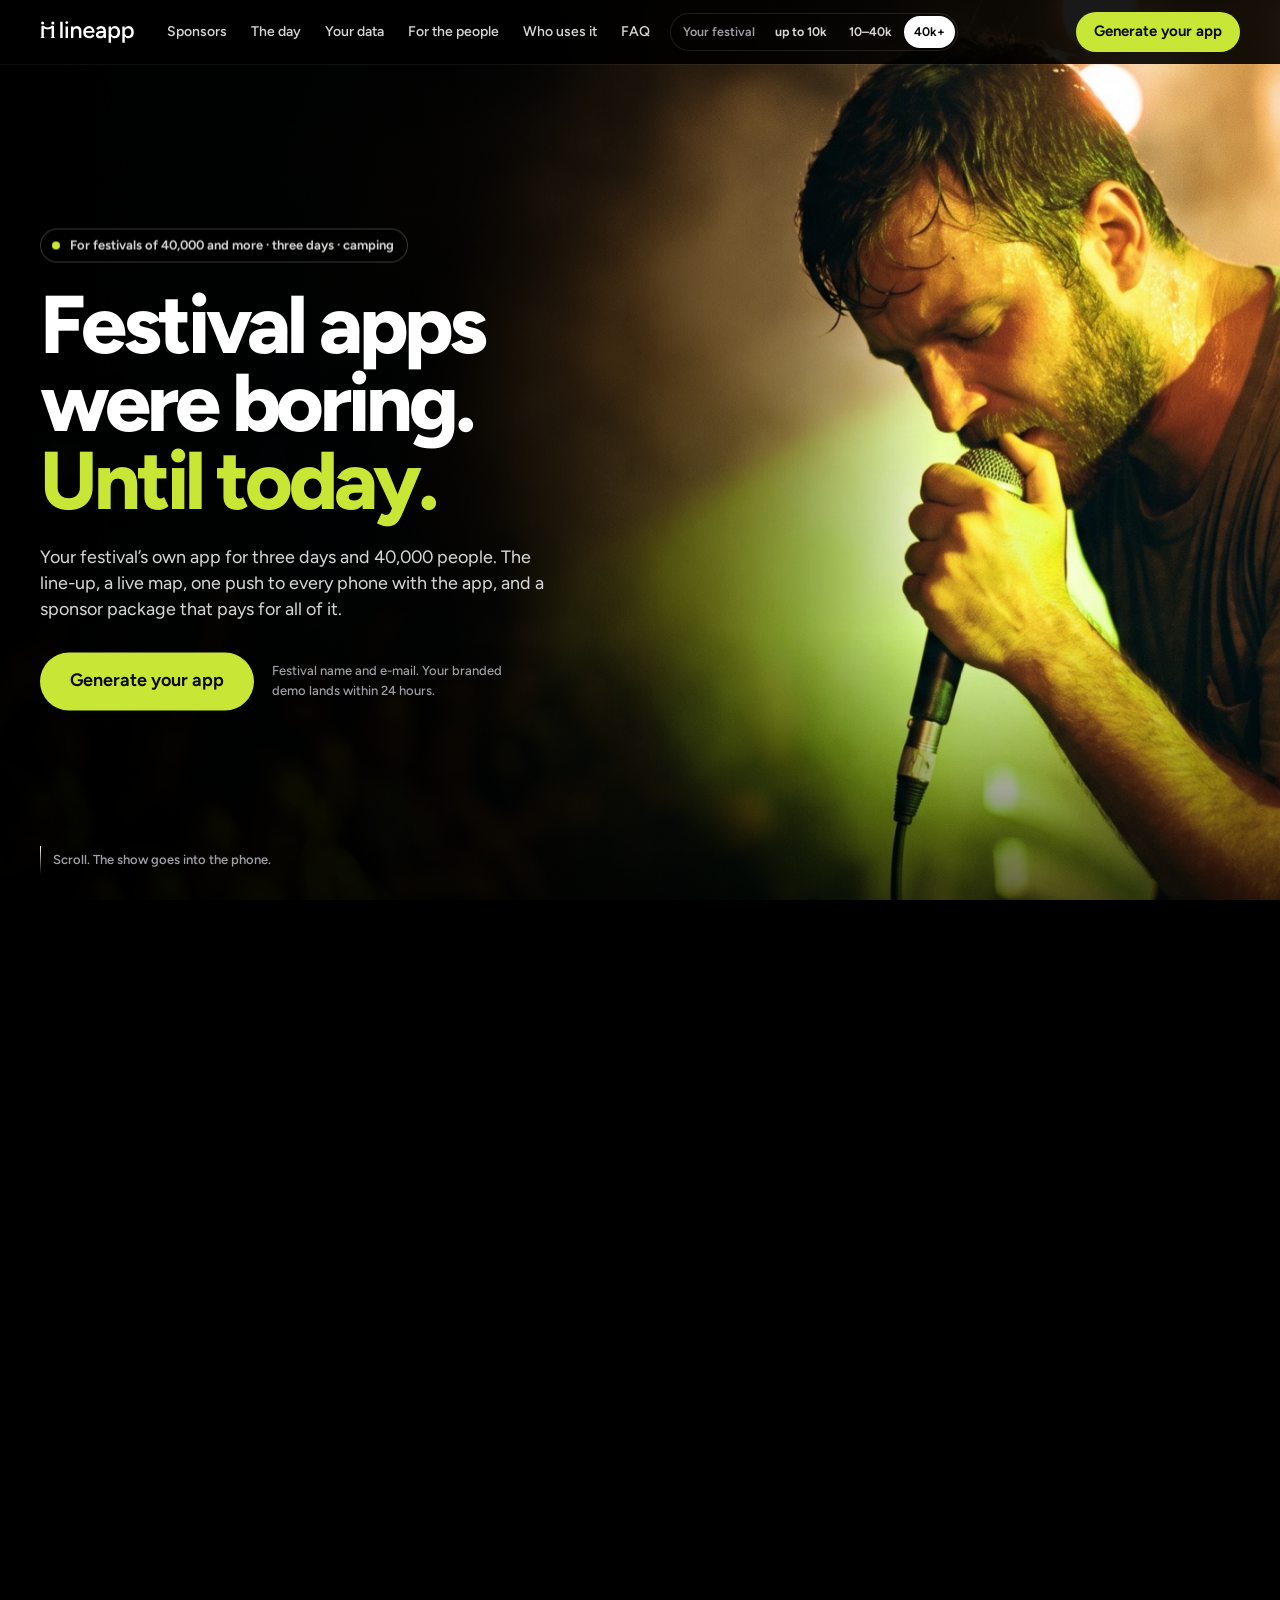
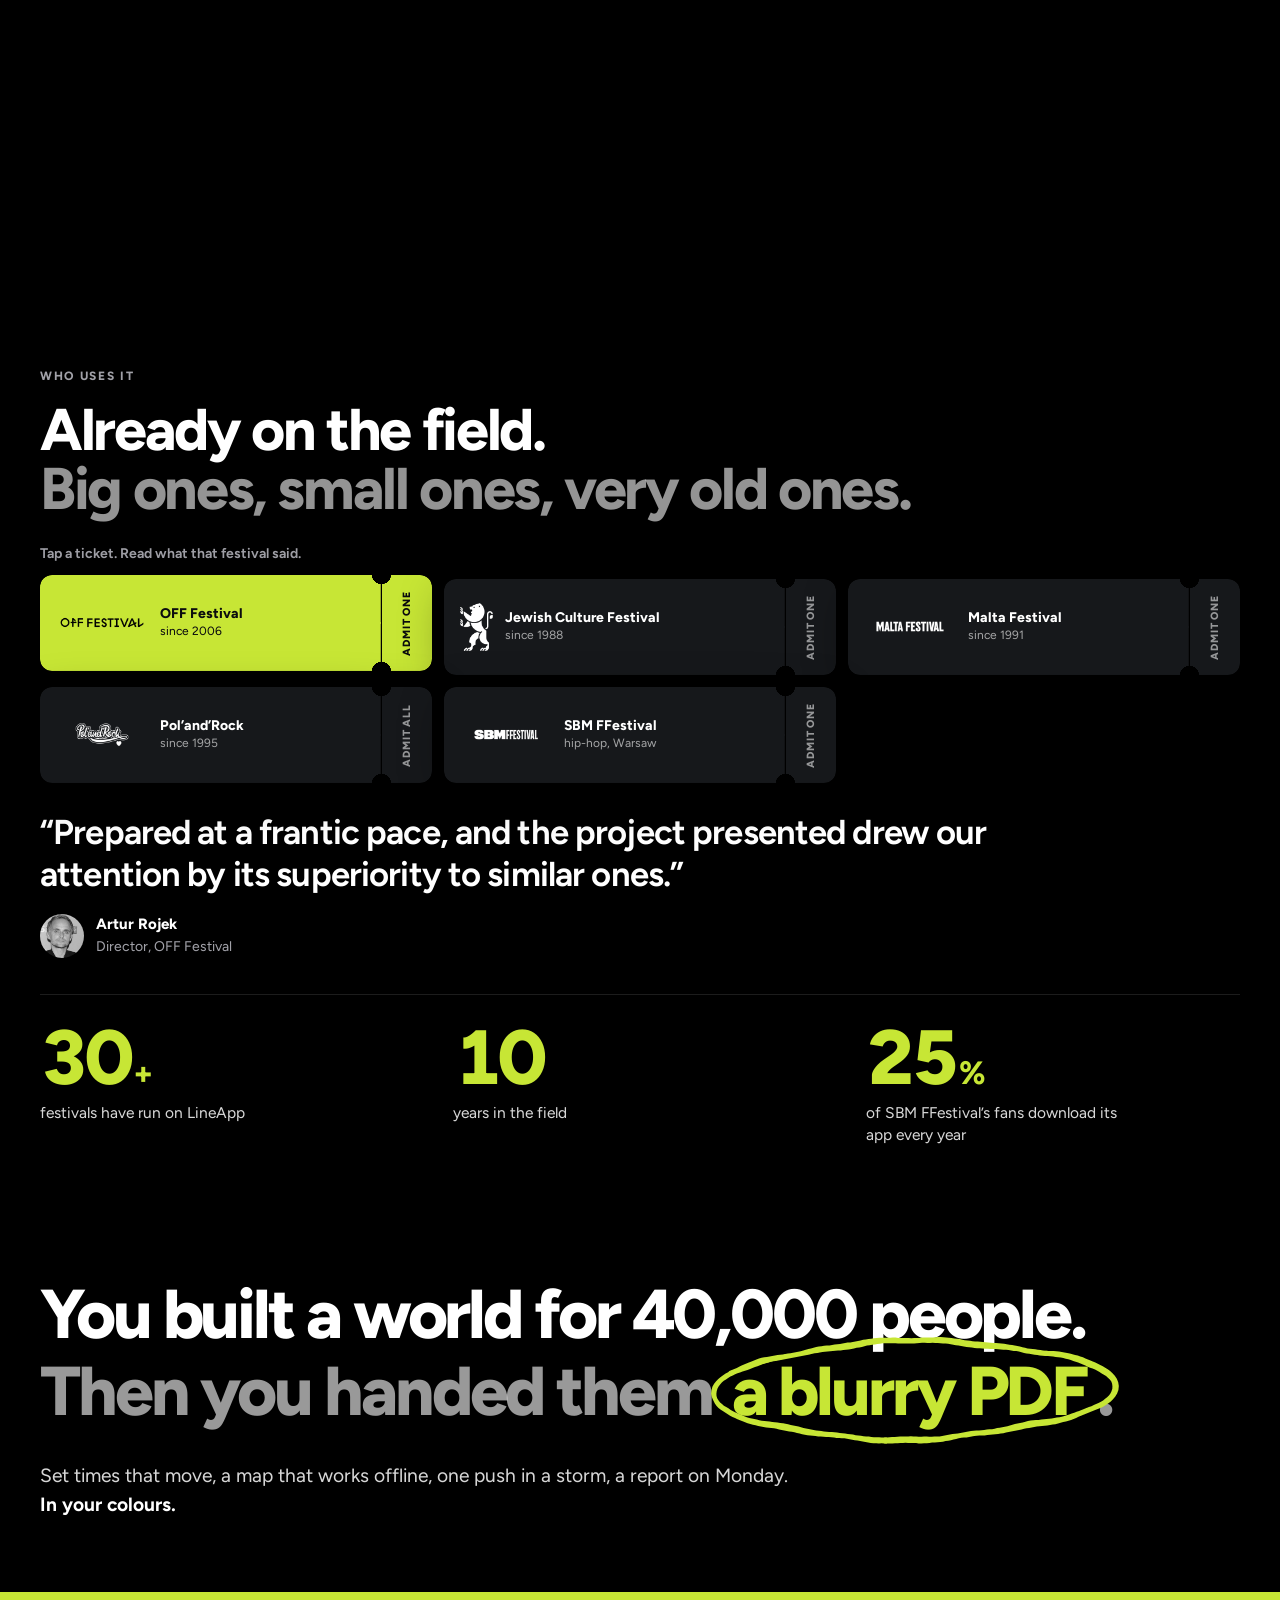
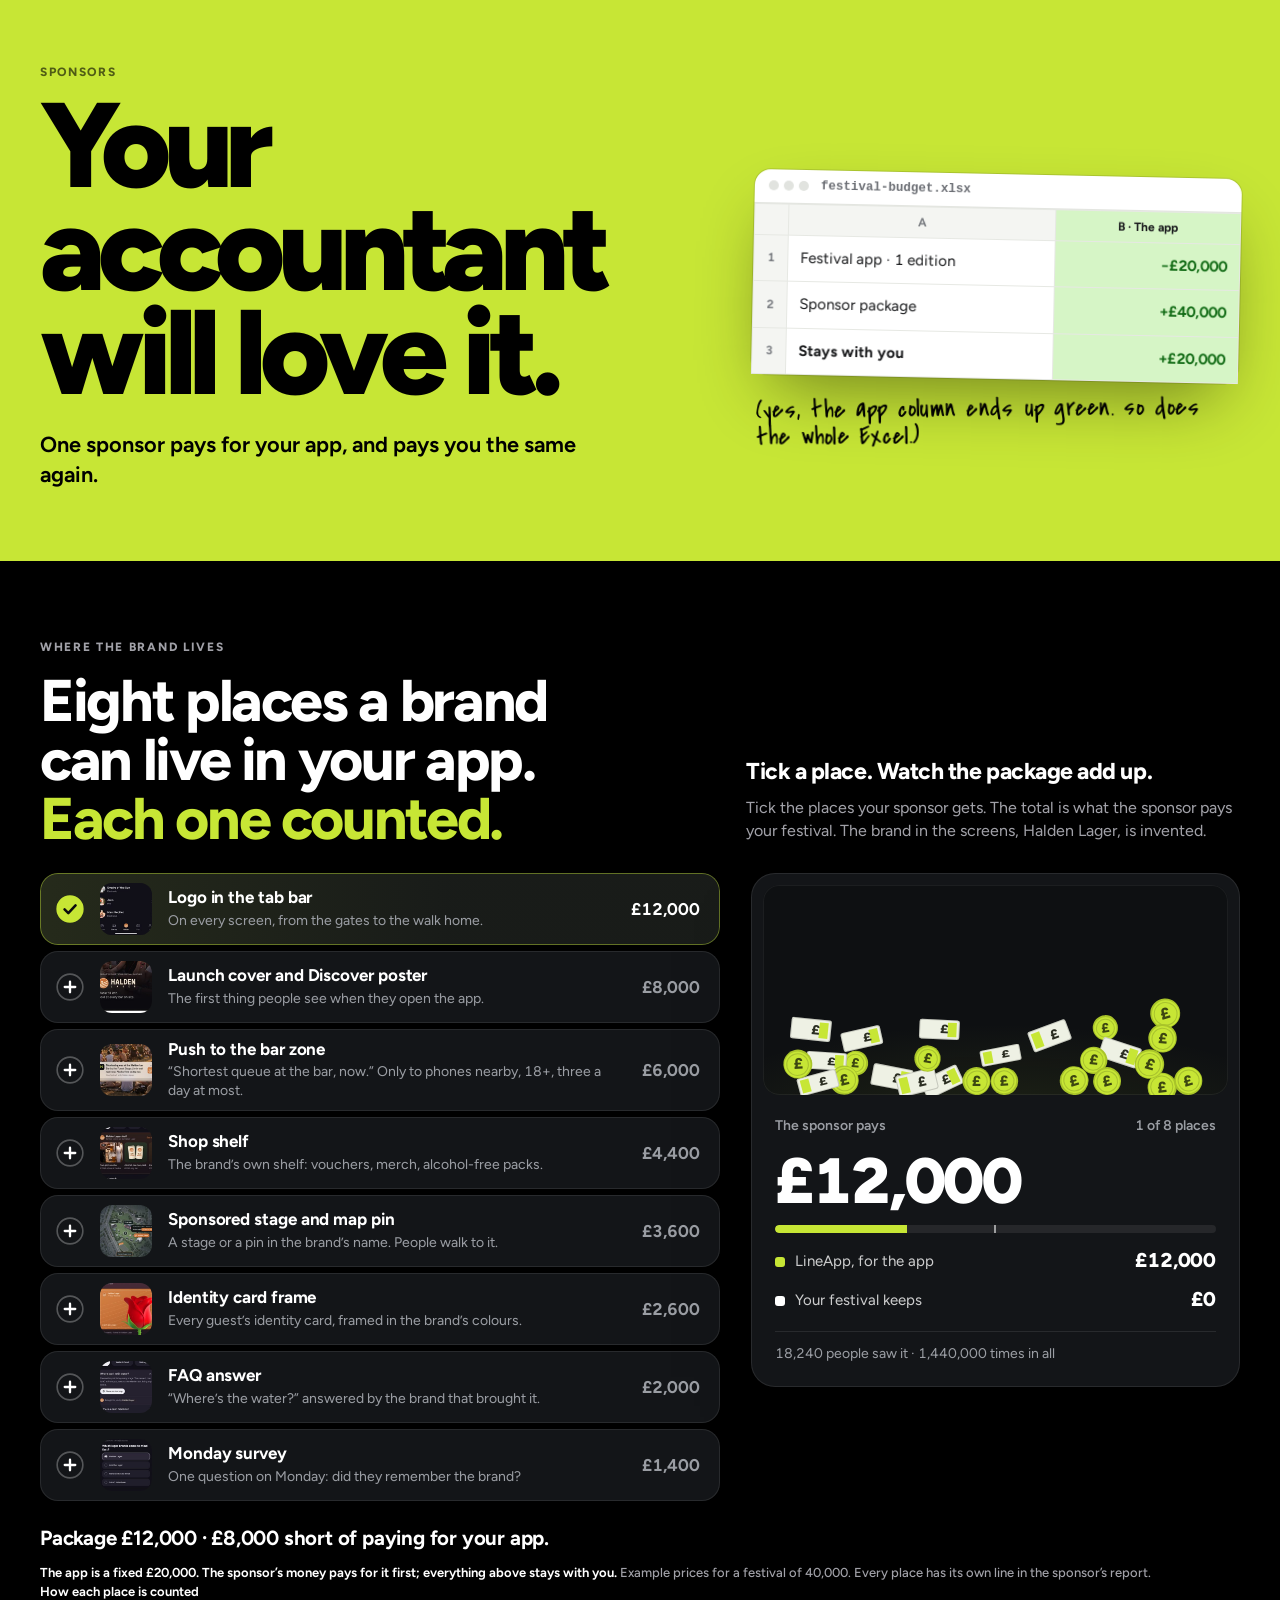
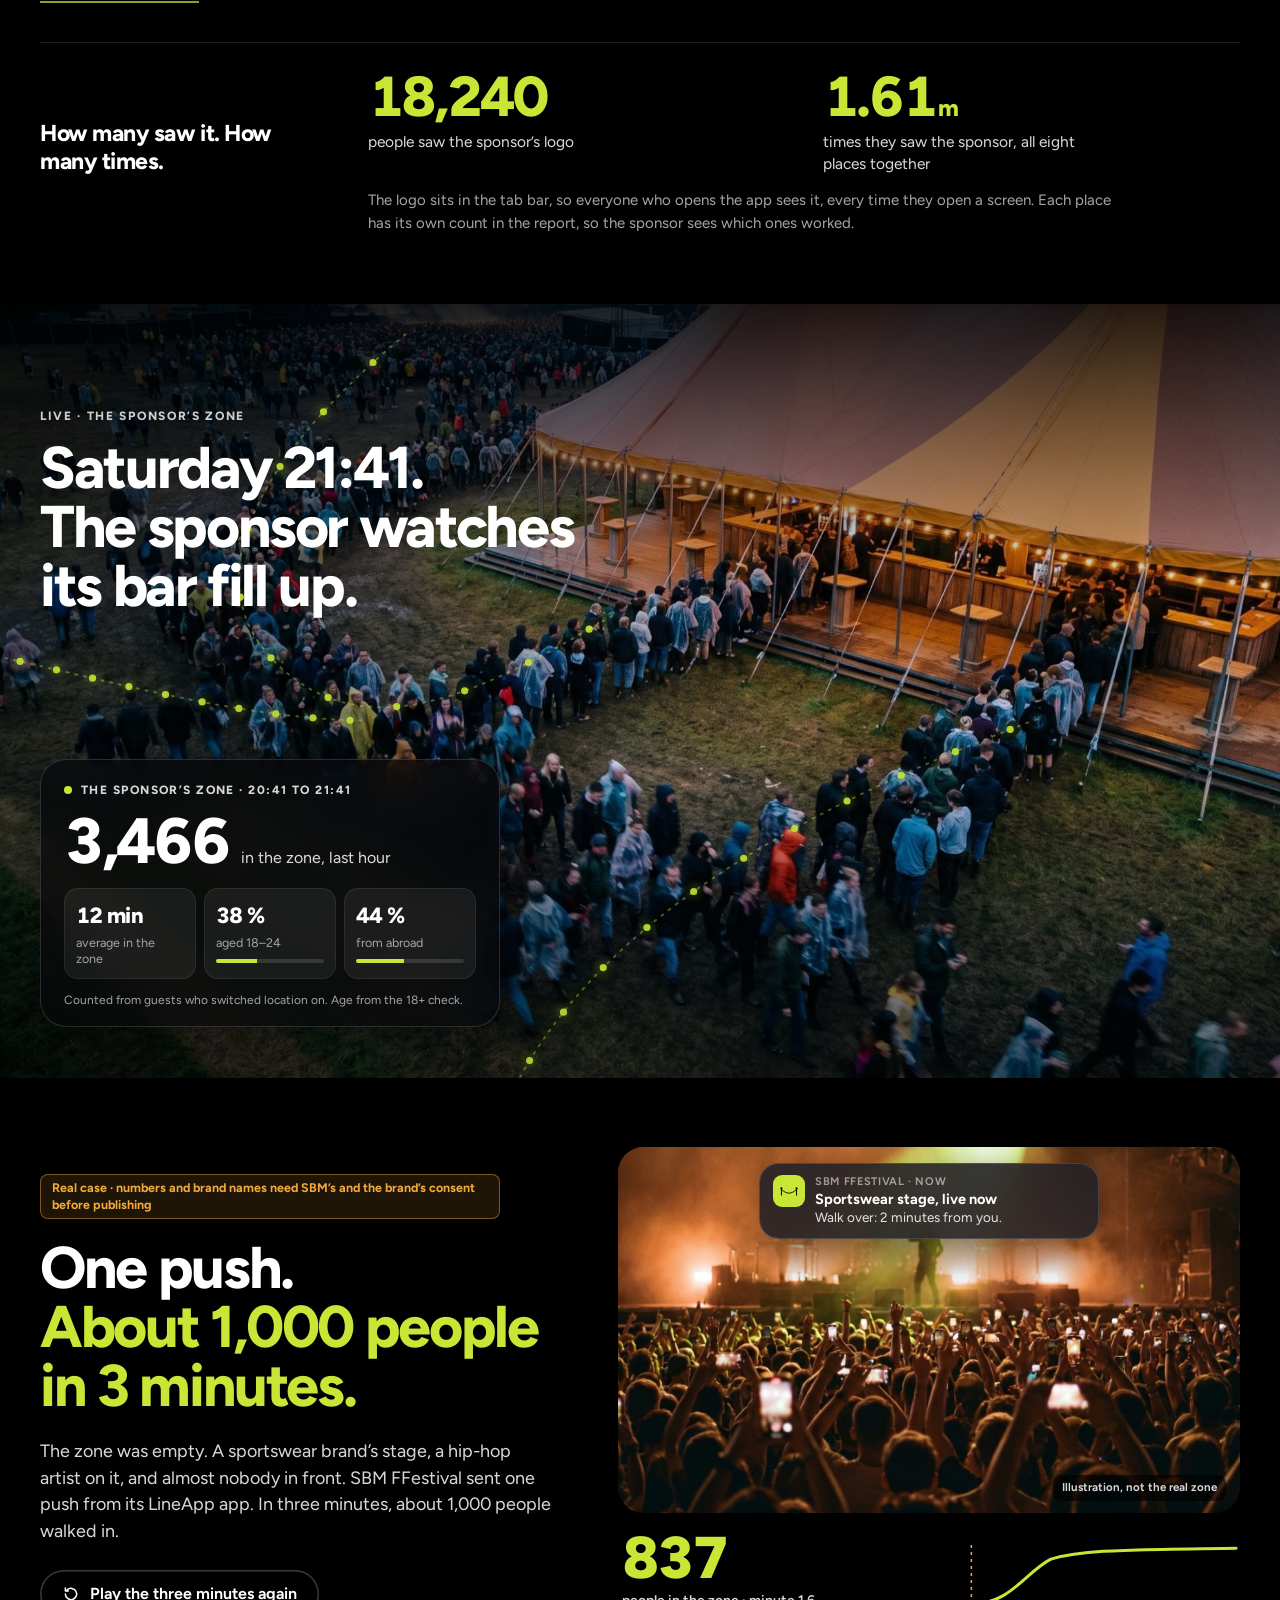
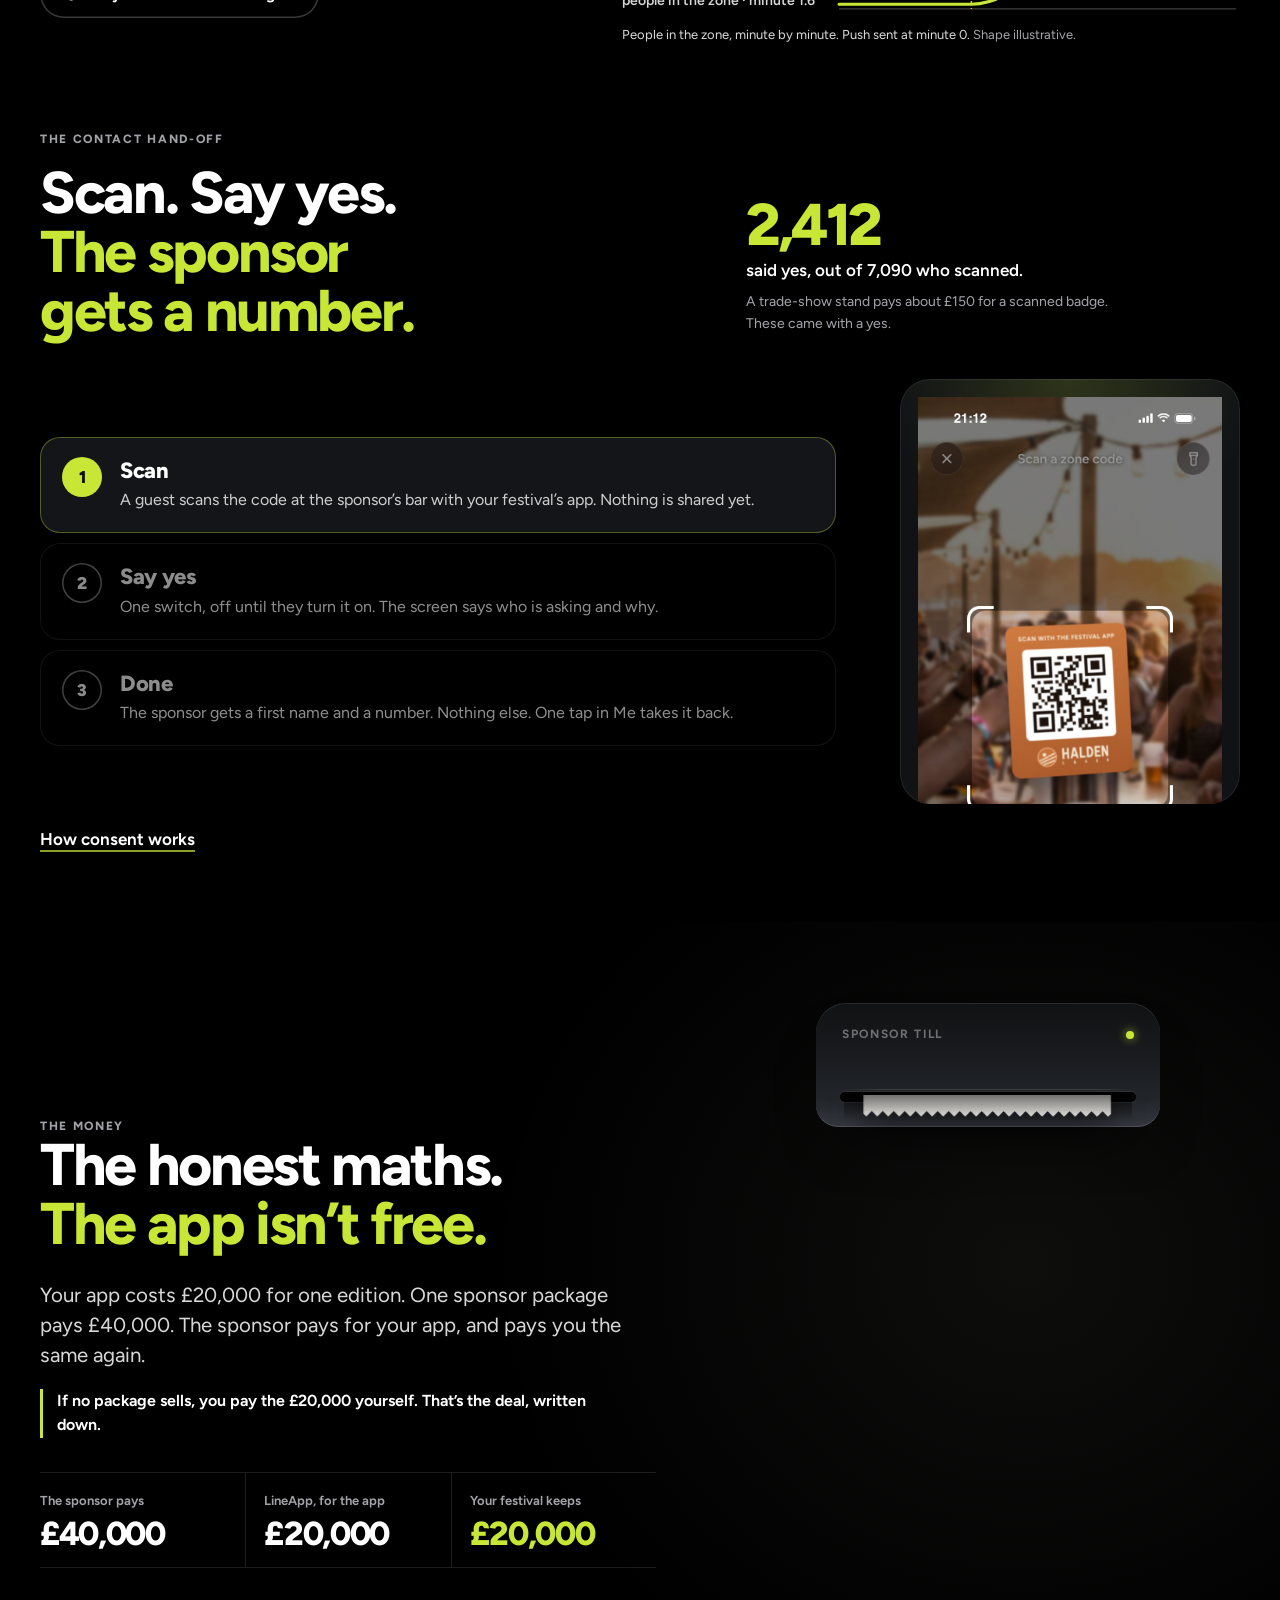
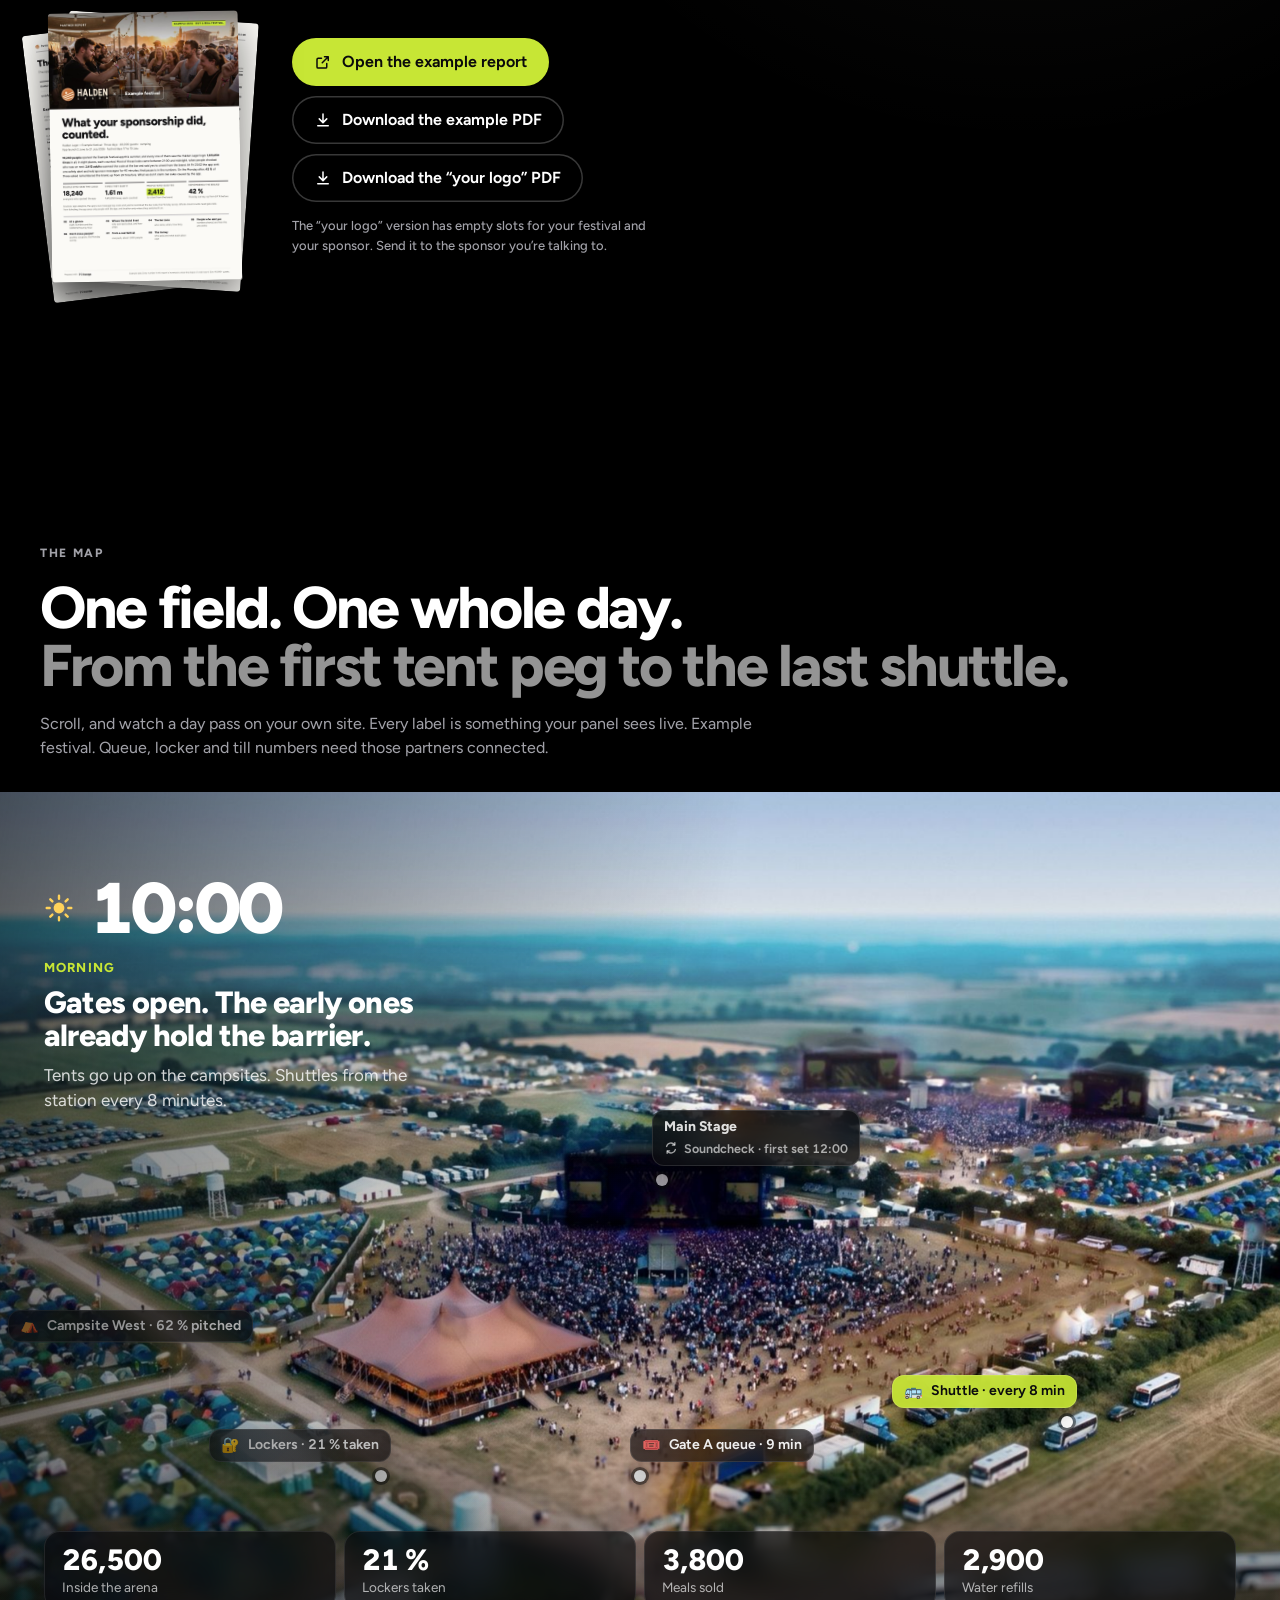
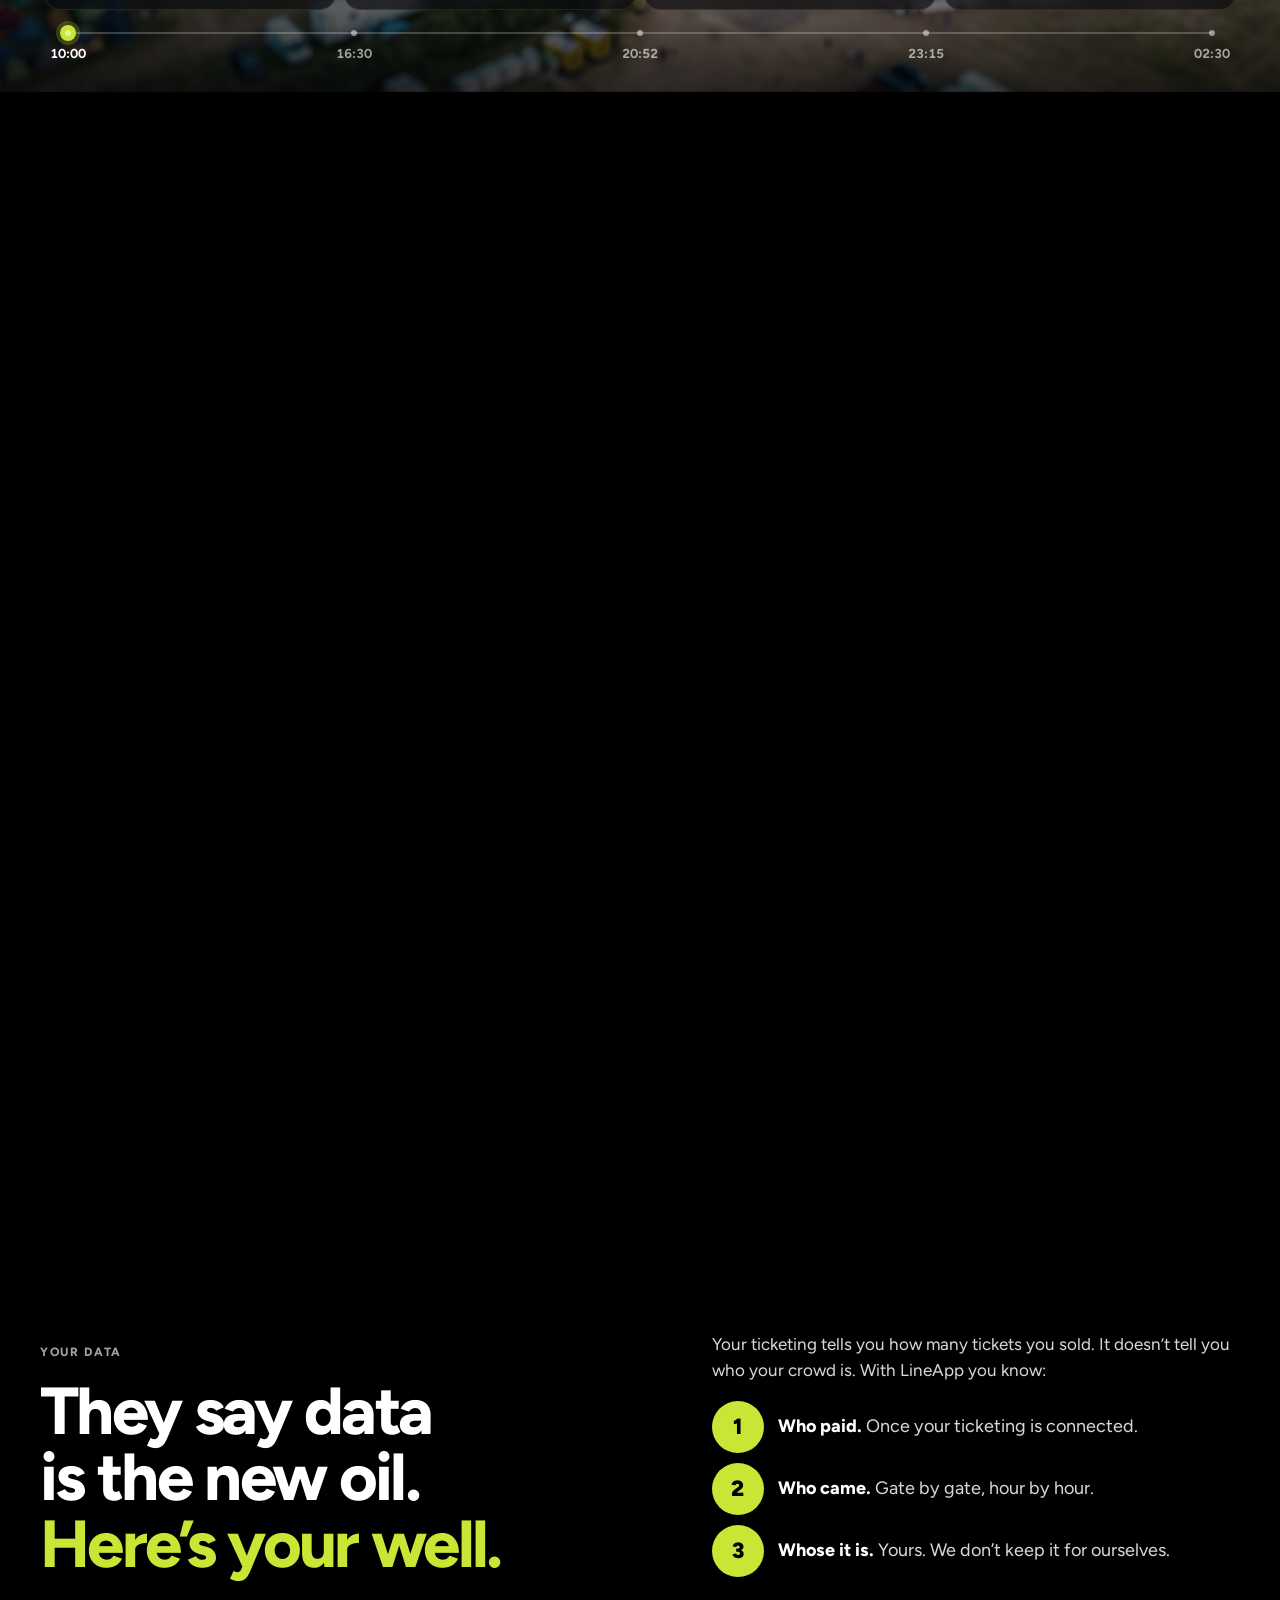
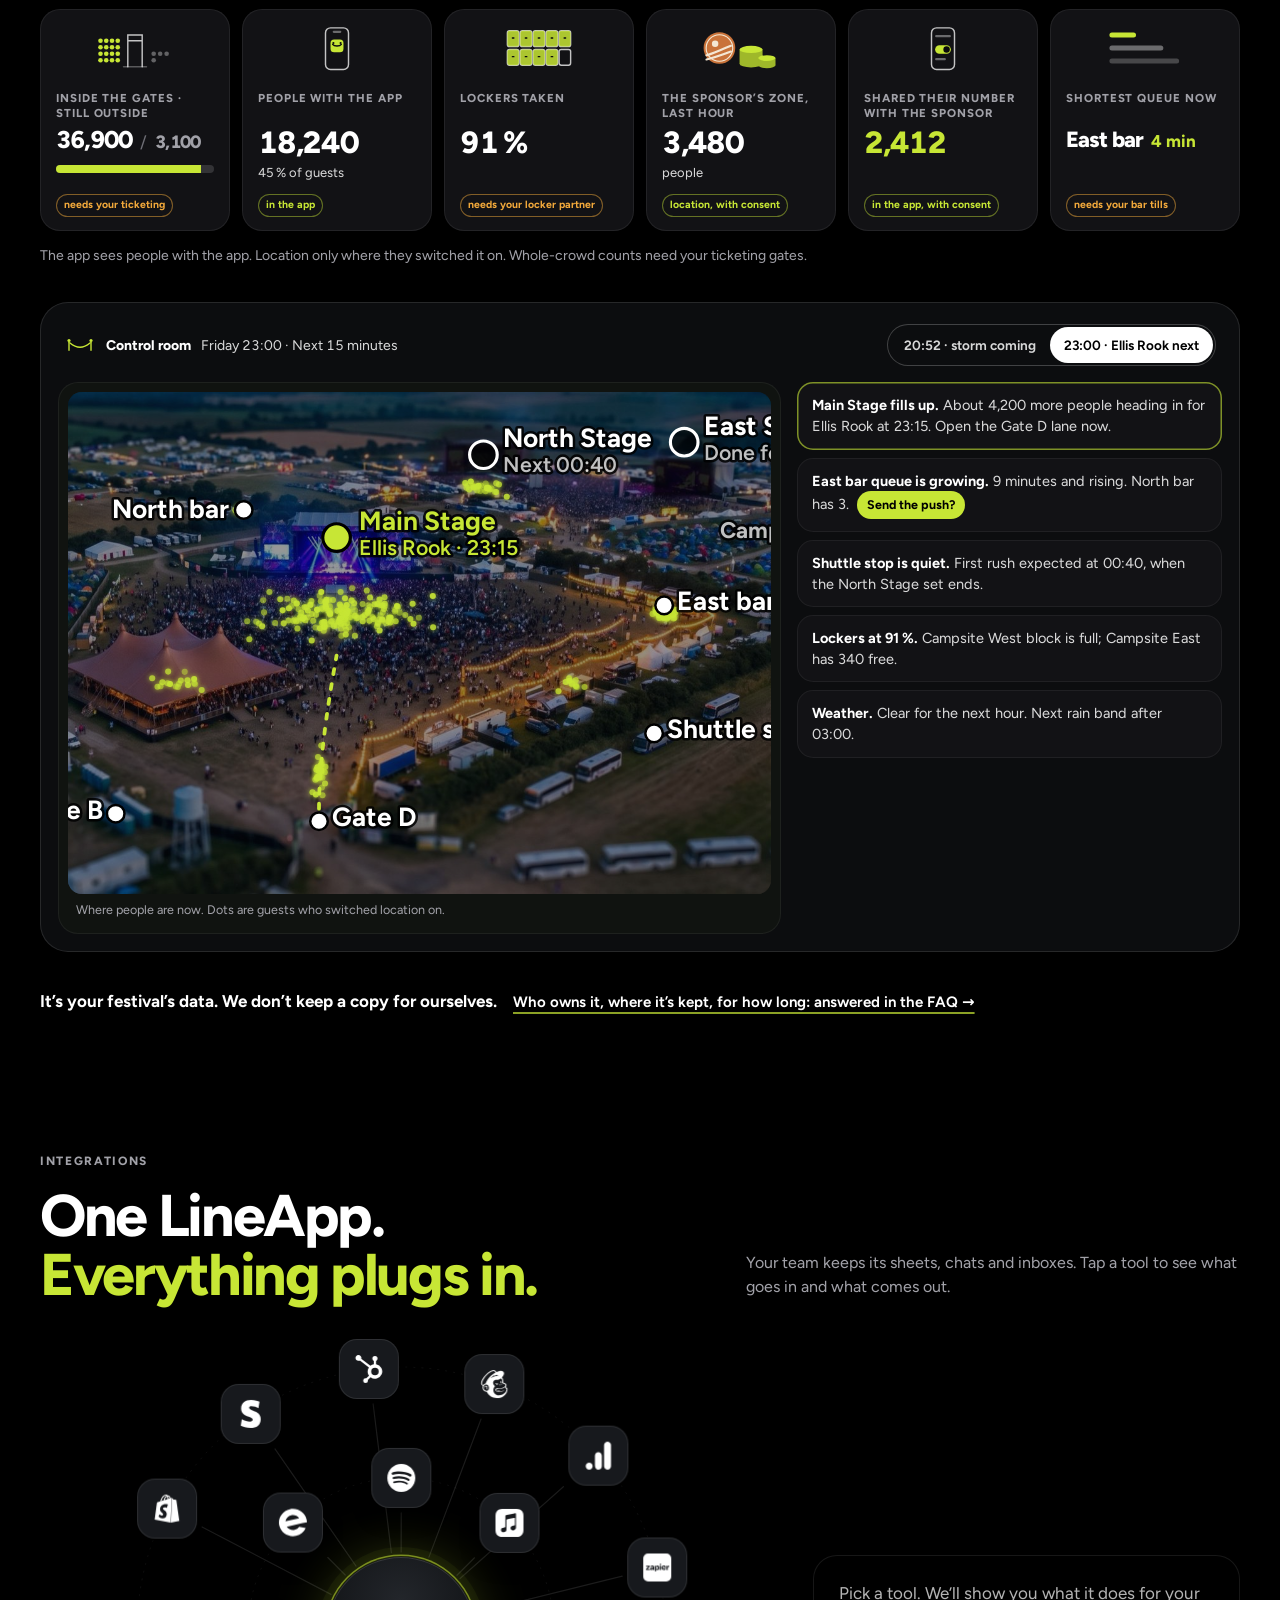
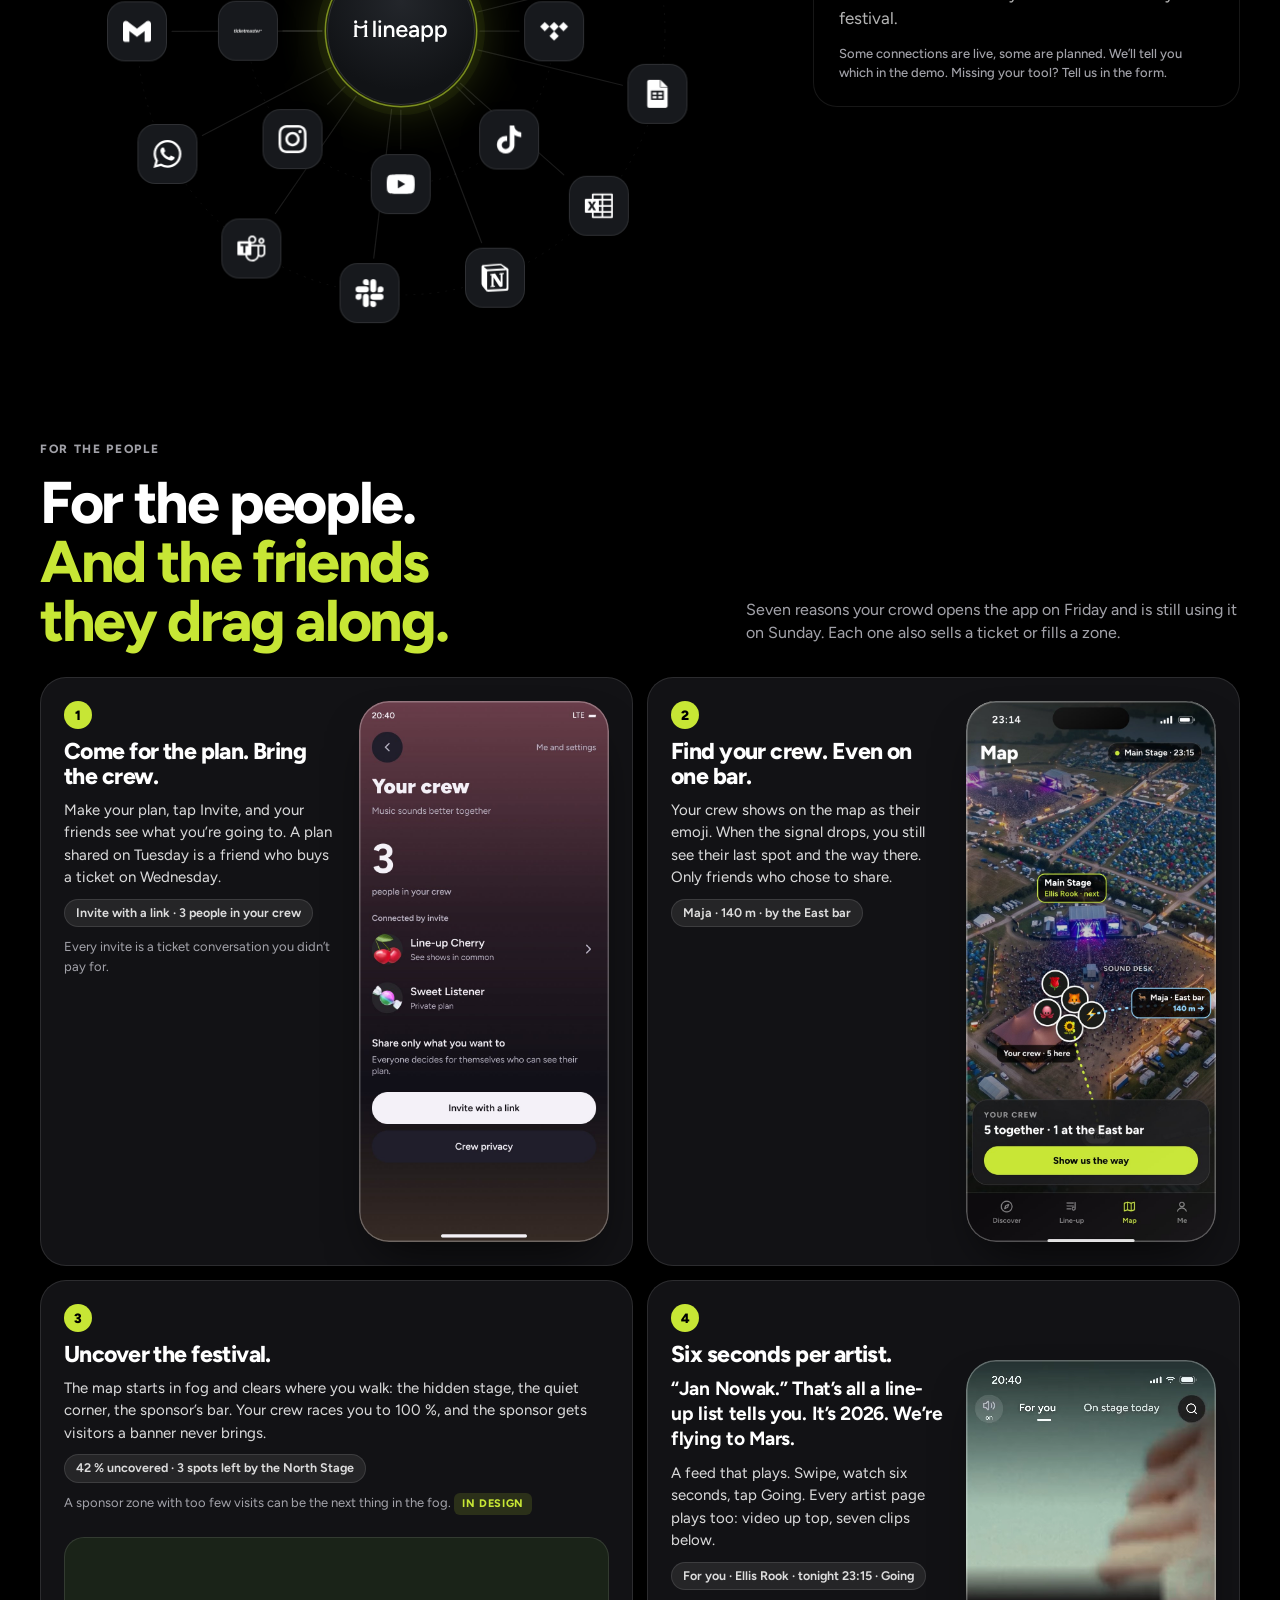
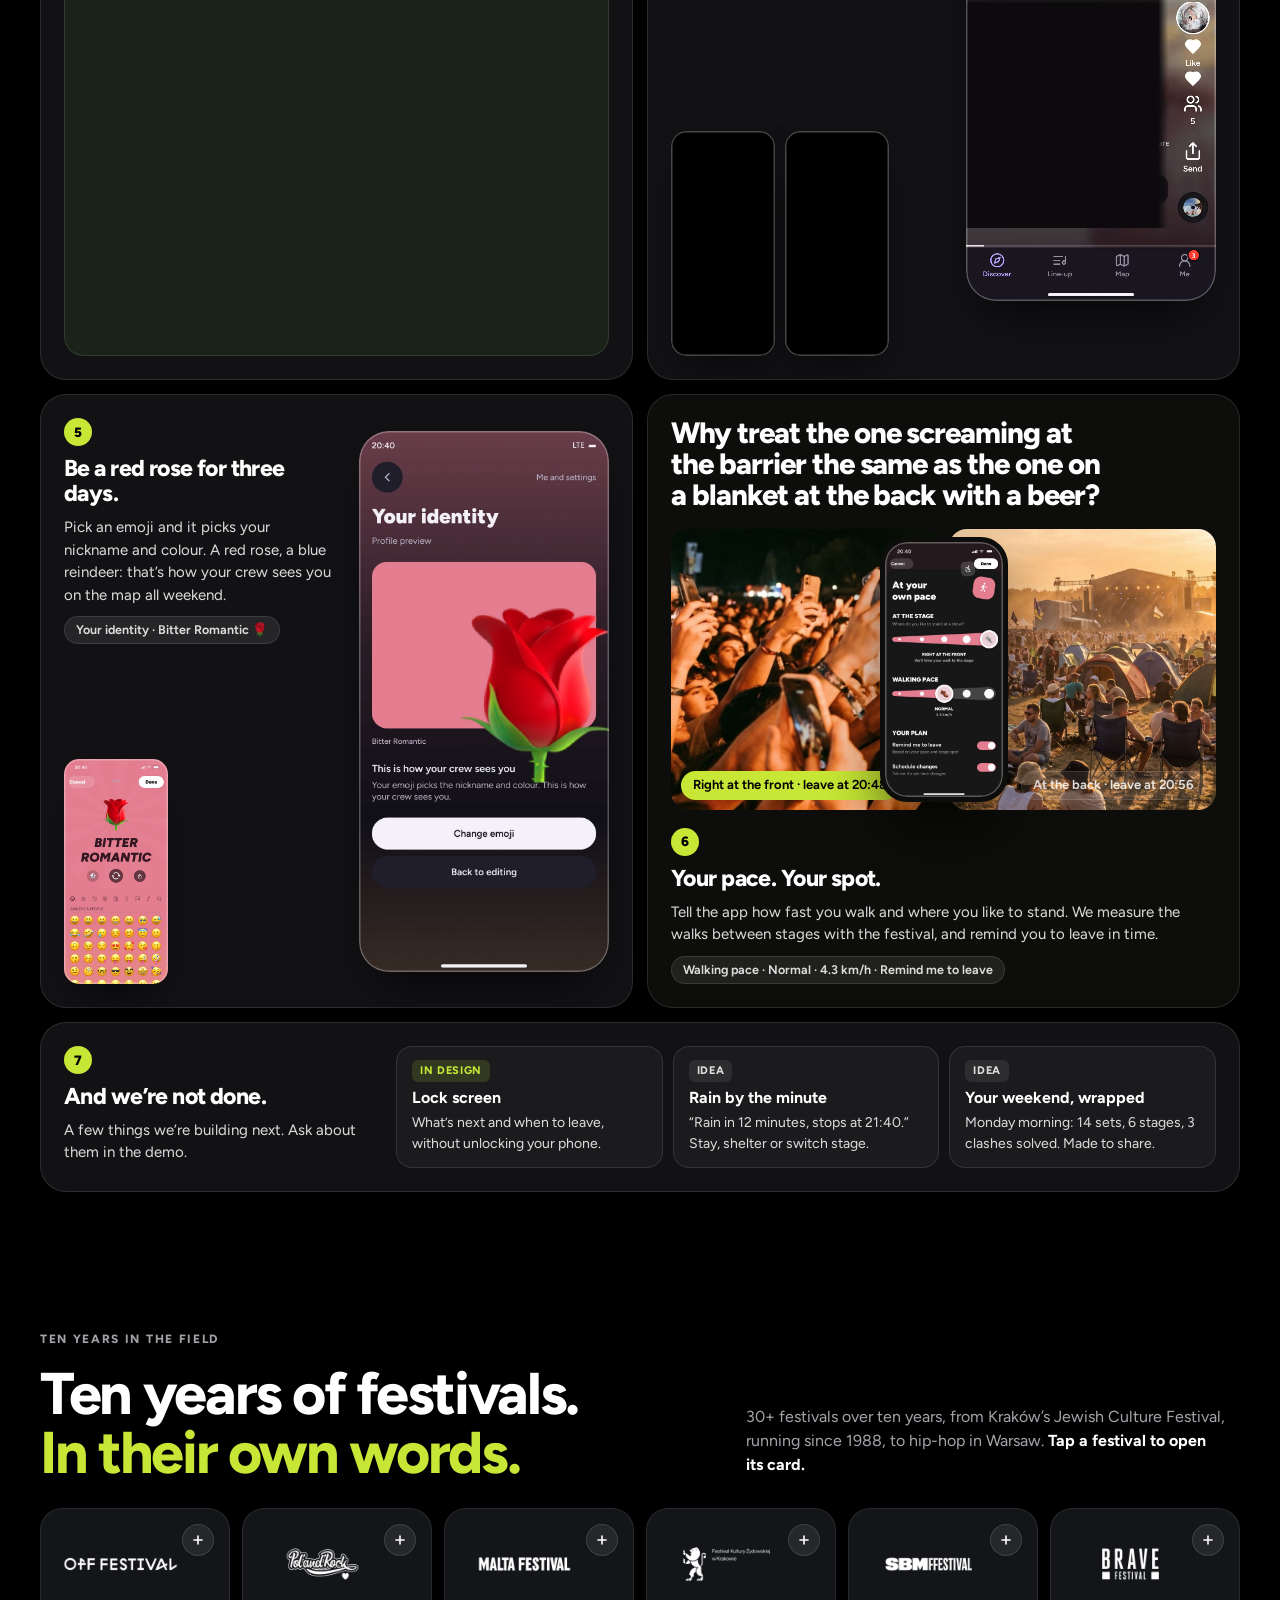
<file: north-stage-xl/index.html>
<!doctype html>
<html lang="en-GB">
<head>
<meta charset="utf-8">
<meta name="viewport" content="width=device-width, initial-scale=1, viewport-fit=cover">
<title>LineApp · For festivals of 40,000 and more</title>
<meta name="description" content="Your festival's own app for three days and 40,000 people: the line-up, a live map, one push to every phone with the app, and a sponsor package that pays for the app and pays you the same again.">
<meta name="theme-color" content="#000000">
<meta name="color-scheme" content="dark">
<link rel="preconnect" href="https://fonts.googleapis.com">
<link rel="preconnect" href="https://fonts.gstatic.com" crossorigin>
<link href="https://fonts.googleapis.com/css2?family=Covered+By+Your+Grace&display=swap" rel="stylesheet">
<link rel="preload" as="image" href="assets/img/perf-singer-green.jpg" fetchpriority="high">
<link rel="stylesheet" href="assets/kit/overlay.css">
<link rel="stylesheet" href="assets/kit/compare.css">
<link rel="stylesheet" href="assets/kit/marquee.css">
<link rel="stylesheet" href="assets/kit/calculator.css">
<link rel="stylesheet" href="assets/kit/printer.css">
<link rel="stylesheet" href="assets/kit/journey.css">
<link rel="stylesheet" href="assets/kit/expand.css">
<link rel="stylesheet" href="assets/kit/tickets.css">
<link rel="stylesheet" href="assets/kit/orbit.css">
<link rel="stylesheet" href="assets/kit/marks2.css">
<link rel="stylesheet" href="assets/kit/consent3.css">
<link rel="stylesheet" href="assets/site.css">
</head>
<body>
<svg width="0" height="0" style="position:absolute" aria-hidden="true">
  <defs>
    <symbol id="logo" viewBox="0 -730 4060 940" fill="currentColor"><circle cx="112" cy="-648" r="66"/><path d="M60 -520H164V-70Q164 -30 200 -16L214 0H10L24 -16Q60 -30 60 -70Z"/><circle cx="548" cy="-648" r="66"/><path d="M496 -520H600V-70Q600 -30 636 -16L650 0H446L460 -16Q496 -30 496 -70Z"/><path d="M128 -500C220 -380 440 -380 532 -500" fill="none" stroke="currentColor" stroke-width="80" stroke-linecap="round"/><path transform="translate(800 0)" d="M64 0V-700H169V0Z M292 0V-500H397V0ZM345 -599Q320 -599 301 -618Q283 -637 283 -662Q283 -688 301 -706Q320 -724 345 -724Q371 -724 389 -706Q407 -688 407 -662Q407 -637 389 -618Q371 -599 345 -599Z M522 0V-500H620L625 -428Q649 -469 688 -490Q727 -512 778 -512Q837 -512 880 -488Q922 -464 946 -414Q969 -363 968 -282V0H864V-256Q864 -319 849 -353Q834 -387 809 -400Q783 -414 750 -414Q691 -415 659 -375Q627 -335 627 -260V0Z M1297 12Q1224 12 1167 -22Q1111 -55 1079 -114Q1047 -173 1047 -250Q1047 -327 1079 -386Q1112 -445 1169 -478Q1226 -512 1299 -512Q1367 -512 1421 -478Q1474 -443 1504 -379Q1535 -315 1535 -226H1155Q1160 -159 1202 -120Q1245 -82 1306 -82Q1353 -82 1385 -104Q1416 -125 1434 -160L1526 -120Q1506 -79 1473 -50Q1441 -20 1397 -4Q1353 12 1297 12ZM1161 -307H1422Q1419 -345 1401 -370Q1382 -395 1355 -408Q1328 -422 1297 -422Q1267 -422 1237 -409Q1207 -396 1186 -370Q1165 -345 1161 -307Z M1775 12Q1686 12 1636 -28Q1587 -68 1587 -141Q1587 -219 1639 -259Q1691 -300 1784 -300H1914Q1908 -359 1882 -389Q1855 -420 1804 -420Q1767 -420 1740 -404Q1712 -389 1693 -356L1601 -390Q1617 -424 1644 -451Q1671 -479 1710 -496Q1750 -512 1804 -512Q1877 -512 1925 -484Q1973 -456 1996 -402Q2020 -349 2019 -274L2017 0H1920L1917 -63Q1897 -27 1861 -7Q1825 12 1775 12ZM1787 -77Q1825 -77 1854 -94Q1884 -111 1900 -140Q1916 -169 1916 -207V-218H1816Q1748 -218 1721 -199Q1693 -179 1693 -143Q1693 -112 1718 -95Q1743 -77 1787 -77Z M2131 200V-500H2229L2234 -422Q2261 -464 2302 -488Q2343 -512 2396 -512Q2464 -512 2515 -479Q2565 -447 2594 -388Q2622 -329 2622 -250Q2622 -172 2594 -112Q2565 -53 2515 -21Q2464 12 2396 12Q2343 12 2303 -11Q2262 -35 2236 -76V200ZM2370 -84Q2412 -84 2445 -105Q2477 -126 2495 -164Q2514 -201 2514 -250Q2514 -299 2496 -336Q2478 -374 2446 -395Q2413 -416 2371 -416Q2332 -416 2301 -395Q2270 -374 2253 -336Q2236 -299 2236 -250Q2236 -201 2253 -164Q2270 -126 2301 -105Q2331 -84 2370 -84Z M2717 200V-500H2815L2820 -422Q2847 -464 2888 -488Q2929 -512 2982 -512Q3050 -512 3101 -479Q3151 -447 3180 -388Q3208 -329 3208 -250Q3208 -172 3180 -112Q3151 -53 3101 -21Q3050 12 2982 12Q2929 12 2889 -11Q2848 -35 2822 -76V200ZM2956 -84Q2998 -84 3031 -105Q3063 -126 3081 -164Q3100 -201 3100 -250Q3100 -299 3082 -336Q3064 -374 3032 -395Q2999 -416 2957 -416Q2918 -416 2887 -395Q2856 -374 2839 -336Q2822 -299 2822 -250Q2822 -201 2839 -164Q2856 -126 2887 -105Q2917 -84 2956 -84Z"/></symbol>
    <symbol id="mark" viewBox="0 0 64 32"><circle cx="10" cy="7" r="3.2" fill="currentColor"/><rect x="8.6" y="9" width="2.8" height="19" rx="1.4" fill="currentColor"/><circle cx="54" cy="7" r="3.2" fill="currentColor"/><rect x="52.6" y="9" width="2.8" height="19" rx="1.4" fill="currentColor"/><path d="M12 12 C 26 24, 38 24, 52 12" stroke="currentColor" stroke-width="2.6" fill="none" stroke-linecap="round"/></symbol>
    <symbol id="i-disc" viewBox="0 0 24 24"><circle cx="12" cy="12" r="9" fill="none" stroke="currentColor" stroke-width="1.8"/><path d="M15.5 8.5l-2 5-5 2 2-5z" fill="none" stroke="currentColor" stroke-width="1.8" stroke-linejoin="round"/></symbol>
    <symbol id="i-line" viewBox="0 0 24 24"><path d="M4 6h11M4 11h11M4 16h7" stroke="currentColor" stroke-width="1.8" stroke-linecap="round"/><path d="M18 5v10.5a2.5 2.5 0 1 1-2-2.45" fill="none" stroke="currentColor" stroke-width="1.8" stroke-linecap="round"/></symbol>
    <symbol id="i-map" viewBox="0 0 24 24"><path d="M3.5 6.5l5.5-2 6 2 5.5-2v13l-5.5 2-6-2-5.5 2z M9 4.5v13 M15 6.5v13" fill="none" stroke="currentColor" stroke-width="1.8" stroke-linejoin="round"/></symbol>
    <symbol id="i-me" viewBox="0 0 24 24"><circle cx="12" cy="8.5" r="3.8" fill="none" stroke="currentColor" stroke-width="1.8"/><path d="M4.5 20c1.2-3.8 4-5.5 7.5-5.5s6.3 1.7 7.5 5.5" fill="none" stroke="currentColor" stroke-width="1.8" stroke-linecap="round"/></symbol>
    <symbol id="i-sig" viewBox="0 0 54 12"><rect x="0" y="8" width="3" height="4" rx="1" fill="currentColor"/><rect x="5" y="6" width="3" height="6" rx="1" fill="currentColor"/><rect x="10" y="3" width="3" height="9" rx="1" fill="currentColor"/><rect x="15" y="0" width="3" height="12" rx="1" fill="currentColor"/><rect x="28" y="1" width="22" height="10" rx="3" fill="none" stroke="currentColor" stroke-opacity=".5"/><rect x="30" y="3" width="15" height="6" rx="1.5" fill="currentColor"/><rect x="51" y="4" width="2" height="4" rx="1" fill="currentColor" fill-opacity=".5"/></symbol>
    <symbol id="i-play" viewBox="0 0 24 24"><path d="M8 5.5v13l10.5-6.5z" fill="currentColor"/></symbol>
    <symbol id="i-down" viewBox="0 0 24 24"><path d="M12 4v11M7 10.5l5 5 5-5M5 19.5h14" fill="none" stroke="currentColor" stroke-width="2" stroke-linecap="round" stroke-linejoin="round"/></symbol>
    <symbol id="i-open" viewBox="0 0 24 24"><path d="M14 5h5v5M19 5l-8 8M17 14v4.5a1.5 1.5 0 0 1-1.5 1.5h-10A1.5 1.5 0 0 1 4 18.5v-10A1.5 1.5 0 0 1 5.5 7H10" fill="none" stroke="currentColor" stroke-width="2" stroke-linecap="round" stroke-linejoin="round"/></symbol>
    <symbol id="i-plus" viewBox="0 0 24 24"><path d="M12 5v14M5 12h14" fill="none" stroke="currentColor" stroke-width="2" stroke-linecap="round"/></symbol>
    <symbol id="i-lock" viewBox="0 0 24 24"><rect x="5" y="10.5" width="14" height="10" rx="2.5" fill="none" stroke="currentColor" stroke-width="1.8"/><path d="M8.5 10.5V8a3.5 3.5 0 0 1 7 0v2.5" fill="none" stroke="currentColor" stroke-width="1.8"/></symbol>
    <symbol id="halden" viewBox="0 0 120 120"><defs><clipPath id="hcl"><circle cx="60" cy="60" r="50"/></clipPath></defs><circle cx="60" cy="60" r="60" fill="#C9733A"/><circle cx="60" cy="60" r="53.5" fill="none" stroke="#F4E7D3" stroke-width="2.6"/><g clip-path="url(#hcl)" fill="none" stroke="#F4E7D3" stroke-linecap="round"><circle cx="44" cy="45" r="10.5" fill="#F4E7D3" stroke="none"/><path d="M4 82 C34 74 64 58 116 34" stroke-width="7.5"/><path d="M4 97 C38 88 70 74 116 56" stroke-width="7.5"/><path d="M4 112 C42 103 76 92 116 78" stroke-width="7.5"/></g></symbol>
    <symbol id="laurel" viewBox="0 0 60 120"><g fill="currentColor"><path d="M44 116 C 20 100, 8 76, 10 44 C 11 28, 16 16, 22 6" fill="none" stroke="currentColor" stroke-width="3" stroke-linecap="round"/><ellipse cx="14" cy="96" rx="9" ry="4.5" transform="rotate(-38 14 96)"/><ellipse cx="30" cy="96" rx="9" ry="4.5" transform="rotate(40 30 96)"/><ellipse cx="6" cy="78" rx="9" ry="4.5" transform="rotate(-62 6 78)"/><ellipse cx="22" cy="74" rx="9" ry="4.5" transform="rotate(22 22 74)"/><ellipse cx="2" cy="58" rx="9" ry="4.5" transform="rotate(-80 2 58)"/><ellipse cx="18" cy="54" rx="9" ry="4.5" transform="rotate(10 18 54)"/><ellipse cx="4" cy="38" rx="9" ry="4.5" transform="rotate(-100 4 38)"/><ellipse cx="20" cy="34" rx="9" ry="4.5" transform="rotate(0 20 34)"/><ellipse cx="12" cy="18" rx="8" ry="4" transform="rotate(-118 12 18)"/><ellipse cx="26" cy="16" rx="8" ry="4" transform="rotate(-20 26 16)"/></g></symbol>
    <symbol id="star" viewBox="0 0 24 24"><path d="M12 2.8l2.8 5.9 6.4.8-4.7 4.4 1.2 6.3L12 17.1l-5.7 3.1 1.2-6.3-4.7-4.4 6.4-.8z" fill="currentColor"/></symbol>

    <symbol id="i-back" viewBox="0 0 24 24"><path d="M14.5 5.5L8 12l6.5 6.5" fill="none" stroke="currentColor" stroke-width="2.2" stroke-linecap="round" stroke-linejoin="round"/></symbol>
    <symbol id="i-share" viewBox="0 0 24 24"><path d="M12 3.5v11M8 7.5l4-4 4 4M6 11.5v7a1.5 1.5 0 0 0 1.5 1.5h9a1.5 1.5 0 0 0 1.5-1.5v-7" fill="none" stroke="currentColor" stroke-width="2" stroke-linecap="round" stroke-linejoin="round"/></symbol>
    <symbol id="i-replay" viewBox="0 0 24 24"><path d="M4.5 12a7.5 7.5 0 1 0 2.2-5.3M4.5 4v4h4" fill="none" stroke="currentColor" stroke-width="2" stroke-linecap="round" stroke-linejoin="round"/></symbol>
    <symbol id="p-gate" viewBox="0 0 120 64"><g fill="none" stroke="currentColor" stroke-width="2" stroke-linecap="round"><path d="M50 58V14h20v44M50 22h20"/><path d="M44 58h32" stroke-opacity=".4"/></g><g fill="#C7E635"><circle cx="12" cy="22" r="3.2"/><circle cx="20" cy="22" r="3.2"/><circle cx="28" cy="22" r="3.2"/><circle cx="36" cy="22" r="3.2"/><circle cx="12" cy="31" r="3.2"/><circle cx="20" cy="31" r="3.2"/><circle cx="28" cy="31" r="3.2"/><circle cx="36" cy="31" r="3.2"/><circle cx="12" cy="40" r="3.2"/><circle cx="20" cy="40" r="3.2"/><circle cx="28" cy="40" r="3.2"/><circle cx="36" cy="40" r="3.2"/><circle cx="12" cy="49" r="3.2"/><circle cx="20" cy="49" r="3.2"/><circle cx="28" cy="49" r="3.2"/><circle cx="36" cy="49" r="3.2"/></g><g fill="currentColor" fill-opacity=".45"><circle cx="86" cy="40" r="3.2"/><circle cx="95" cy="40" r="3.2"/><circle cx="104" cy="40" r="3.2"/><circle cx="86" cy="49" r="3.2"/></g></symbol>
    <symbol id="p-app" viewBox="0 0 120 64"><rect x="44" y="4" width="32" height="58" rx="7" fill="none" stroke="currentColor" stroke-width="2"/><rect x="51" y="20" width="18" height="18" rx="5" fill="#C7E635"/><path d="M54 27c2 3 10 3 12 0" stroke="#0b0b0d" stroke-width="2" fill="none" stroke-linecap="round"/><circle cx="55" cy="25" r="1.5" fill="#0b0b0d"/><circle cx="65" cy="25" r="1.5" fill="#0b0b0d"/><rect x="54" y="8" width="12" height="3" rx="1.5" fill="currentColor" fill-opacity=".5"/></symbol>
    <symbol id="p-lockers" viewBox="0 0 120 64"><g fill="none" stroke="currentColor" stroke-width="2"><rect x="16" y="8" width="16" height="22" rx="3"/><rect x="34" y="8" width="16" height="22" rx="3"/><rect x="52" y="8" width="16" height="22" rx="3"/><rect x="70" y="8" width="16" height="22" rx="3"/><rect x="88" y="8" width="16" height="22" rx="3"/><rect x="16" y="34" width="16" height="22" rx="3"/><rect x="34" y="34" width="16" height="22" rx="3"/><rect x="52" y="34" width="16" height="22" rx="3"/><rect x="70" y="34" width="16" height="22" rx="3"/><rect x="88" y="34" width="16" height="22" rx="3"/></g><g fill="#C7E635" fill-opacity=".85"><rect x="16" y="8" width="16" height="22" rx="3"/><rect x="34" y="8" width="16" height="22" rx="3"/><rect x="52" y="8" width="16" height="22" rx="3"/><rect x="70" y="8" width="16" height="22" rx="3"/><rect x="88" y="8" width="16" height="22" rx="3"/><rect x="16" y="34" width="16" height="22" rx="3"/><rect x="34" y="34" width="16" height="22" rx="3"/><rect x="52" y="34" width="16" height="22" rx="3"/><rect x="70" y="34" width="16" height="22" rx="3"/></g><g fill="#0b0b0d"><rect x="22" y="17" width="4" height="2" rx="1"/><rect x="40" y="17" width="4" height="2" rx="1"/><rect x="58" y="17" width="4" height="2" rx="1"/><rect x="76" y="17" width="4" height="2" rx="1"/><rect x="94" y="17" width="4" height="2" rx="1"/><rect x="22" y="43" width="4" height="2" rx="1"/><rect x="40" y="43" width="4" height="2" rx="1"/><rect x="58" y="43" width="4" height="2" rx="1"/><rect x="76" y="43" width="4" height="2" rx="1"/></g></symbol>
    <symbol id="p-coins" viewBox="0 0 120 64"><g><ellipse cx="74" cy="54" rx="16" ry="5" fill="#9fb82a"/><rect x="58" y="34" width="32" height="20" fill="#9fb82a"/><ellipse cx="74" cy="34" rx="16" ry="5" fill="#C7E635"/><ellipse cx="96" cy="56" rx="12" ry="4" fill="#9fb82a"/><rect x="84" y="46" width="24" height="10" fill="#9fb82a"/><ellipse cx="96" cy="46" rx="12" ry="4" fill="#C7E635"/></g><circle cx="30" cy="32" r="22" fill="#C9733A"/><circle cx="30" cy="32" r="18.5" fill="none" stroke="#F4E7D3" stroke-width="1.6"/><circle cx="24" cy="26" r="4.5" fill="#F4E7D3"/><path d="M12 42c8-2 16-6 34-13M12 48c9-2 18-5 34-11" stroke="#F4E7D3" stroke-width="3" fill="none" stroke-linecap="round"/></symbol>
    <symbol id="p-switch" viewBox="0 0 120 64"><rect x="44" y="4" width="32" height="58" rx="7" fill="none" stroke="currentColor" stroke-width="2"/><rect x="49" y="28" width="22" height="12" rx="6" fill="#C7E635"/><circle cx="65" cy="34" r="4.5" fill="#0b0b0d"/><rect x="49" y="14" width="22" height="3" rx="1.5" fill="currentColor" fill-opacity=".5"/><rect x="49" y="46" width="15" height="3" rx="1.5" fill="currentColor" fill-opacity=".5"/></symbol>
    <symbol id="p-queue" viewBox="0 0 120 64"><g stroke-linecap="round" stroke-width="7"><path d="M14 14H44" stroke="#C7E635"/><path d="M14 32H82" stroke="currentColor" stroke-opacity=".5"/><path d="M14 50H104" stroke="currentColor" stroke-opacity=".3"/></g></symbol>
    <symbol id="p-cloud" viewBox="0 0 24 24"><path d="M7 17h10a4 4 0 0 0 .4-8A5.5 5.5 0 0 0 7 10a3.5 3.5 0 0 0 0 7z" fill="none" stroke="currentColor" stroke-width="1.8" stroke-linejoin="round"/></symbol>
  </defs>
</svg>

<a class="skip" href="#form">Skip to the form</a>

<!-- Nav: hides on the way down, returns on the way up (kit header). The lime button lives in the bar. -->
<header class="nav" id="nav" data-header data-header-offset="120">
  <div class="nav-in">
    <a class="brand" href="#top" aria-label="LineApp, back to the top"><svg viewBox="0 0 4060 940" aria-hidden="true"><use href="#logo"/></svg></a>
    <nav class="links" aria-label="Sections">
      <a href="#sponsors">Sponsors</a><a href="#day">The day</a><a href="#data">Your data</a><a href="#people">For the people</a><a href="#partners">Who uses it</a><a href="#faq">FAQ</a>
    </nav>
    <div class="size" role="group" aria-label="Your festival size">
      <span class="size-l">Your festival</span>
      <a href="../field-notes-s/index.html">up to 10k</a><a href="../confetti-club-m/index.html">10–40k</a><a href="../north-stage-xl/index.html" aria-current="page">40k+</a>
    </div>
    <span class="nav-spacer" aria-hidden="true"></span>
    <a class="btn btn-lime nav-cta" href="#form">Generate your app</a>
    <button class="menu-btn" id="menuBtn" type="button" aria-expanded="false" aria-controls="menu">Menu</button>
  </div>
</header>
<div class="menu" id="menu" hidden>
  <nav aria-label="Sections">
    <a href="#sponsors">Sponsors</a><a href="#day">The day</a><a href="#data">Your data</a><a href="#people">For the people</a><a href="#partners">Who uses it</a><a href="#faq">FAQ</a><a href="#form">Generate your app</a>
  </nav>
  <div class="size size-m" role="group" aria-label="Your festival size">
    <span class="size-l">Your festival</span>
    <a href="../field-notes-s/index.html">up to 10k</a><a href="../confetti-club-m/index.html">10–40k</a><a href="../north-stage-xl/index.html" aria-current="page">40k+</a>
  </div>
</div>
<!-- phones: a docked lime button after the hero -->
<a class="dock" id="dock" href="#form"><span>Generate your app</span><small>demo in 24 h</small></a>

<main>
<!-- ===================== 01 · Hero + kabum: the show goes into the phone ===================== -->
<section class="hero" id="top" aria-label="Festival apps were boring. Until today.">
  <div class="hero-vp" id="heroVp">
    <div class="h-photo" id="hPhoto" aria-hidden="true">
      <img id="hImg" src="assets/img/perf-singer-green.jpg" width="2000" height="1116" alt="" data-ph="photo" fetchpriority="high" decoding="async">
      <div class="h-shade" id="hShade"></div>
    </div>

    <div class="h-text wrap">
      <div class="h-copy" id="hCopy">
        <p class="kicker"><span class="dot" aria-hidden="true"></span><span data-ph="number">For festivals of 40,000 and more · three days · camping</span></p>
        <h1>Festival apps<br>were boring. <span class="l">Until today.</span></h1>
        <p class="sub">Your festival’s own app for three days and <span data-ph="number">40,000</span> people. The line-up, a live map, one push to every phone with the app, and a sponsor package that pays for all of it.</p>
        <div class="act">
          <a class="btn btn-lime btn-lg" href="#form">Generate your app</a>
          <span class="small">Festival name and e-mail. Your branded demo lands within 24 hours.</span>
        </div>
      </div>

      <div class="h-kab" id="hKab" aria-hidden="true">
        <p class="eyebrow">Friday night · Main Stage</p>
        <h2 class="kab-h">The lights go down. <span>Your phone lights up.</span></h2>
        <ol class="beats" id="beats">
          <li class="beat" data-beat="0"><time>23:13</time><p><b>Ellis Rook in two minutes.</b> Main Stage, <span data-ph="number">600</span> metres from you.</p></li>
          <li class="beat" data-beat="1"><time>23:14</time><p><b>Five of your crew, left of the sound desk.</b> One’s still at the East bar. The map points you both in.</p></li>
          <li class="beat" data-beat="2"><time>23:15</time><p><b>Phone away.</b> Forty thousand people, and you found your five.</p></li>
        </ol>
        <p class="kab-f" data-ph="person">Ellis Rook is an example artist. Your line-up goes here.</p>
      </div>
    </div>

    <!-- the phone: the real artist screen, rebuilt around the same photo -->
    <div class="hp" id="hp" data-beat="0">
      <div class="hp-dim" id="hpDim"></div>
      <div class="hp-ui" id="hpUi">
        <div class="hp-stat"><span id="hpClock">23:13</span><svg aria-hidden="true"><use href="#i-sig"/></svg></div>
        <div class="hp-isl"></div>
        <div class="hp-topbtn"><span class="rb"><svg aria-hidden="true"><use href="#i-back"/></svg></span><span class="hp-fest" data-ph="logo"><svg aria-hidden="true"><use href="#mark"/></svg>Your festival</span><span class="rb"><svg aria-hidden="true"><use href="#i-share"/></svg></span></div>

        <div class="hp-art">
          <p class="hp-eye"><span class="st-soon">Main Stage · in 2 min</span><span class="st-live">Playing now · Main Stage</span></p>
          <p class="hp-name" data-ph="person">Ellis Rook</p>
          <p class="hp-meta"><span class="hp-badge"><span class="st-soon">Your set</span><span class="st-live"><i></i>Live</span></span><span>Indie rock · live band</span></p>
          <div class="hp-when"><b>23:15</b><span><span class="st-soon hl">in 2 min · 600 m away</span><span class="st-live hl">on now · until 00:30</span><small>75 min · plays once this weekend</small></span></div>
          <div class="acts" id="hpActs" role="group" aria-label="Your plan for Ellis Rook">
            <button type="button" class="ab" id="goingBtn" aria-pressed="false" data-confetti="pressed" data-confetti-count="110">Going</button>
            <button type="button" class="ab" aria-pressed="false">Maybe</button>
            <button type="button" class="ab" aria-pressed="false">Skip</button>
          </div>
          <div class="hp-player">
            <span class="pa-art"></span>
            <span class="pa-t"><b><span class="st-soon">Preview · Ellis Rook</span><span class="st-live">Main Stage · live now</span></b><small><span class="st-soon">Your set tonight · 23:15</span><span class="st-live">Ellis Rook · set 0:42 of 75 min</span></small></span>
            <span class="eq" aria-hidden="true"><i></i><i></i><i></i><i></i><i></i></span>
            <span class="pa-bar"><i></i></span>
          </div>
        </div>

        <!-- beat 1 · the push -->
        <div class="hp-note" aria-hidden="true">
          <span class="ic"><svg aria-hidden="true"><use href="#mark"/></svg></span>
          <span class="nt"><small>Your festival <i>now</i></small><b>Ellis Rook in two minutes</b>Main Stage, 600 m from you. Tap Going and we’ll guide you in.</span>
        </div>

        <!-- beat 2 · the map with your crew -->
        <div class="hp-map" aria-hidden="true">
          <img src="assets/img/terrain-XL-3x4.jpg" alt="" loading="lazy" decoding="async">
          <div class="mp-shade"></div>
          <div class="mp-top"><b>Map</b><span class="mp-chip"><i></i>Main Stage · 23:15</span></div>
          <span class="mp-stage">Main Stage<small>Ellis Rook · next</small></span>
          <span class="mp-desk">sound desk</span>
          <span class="cm c1">🌹</span><span class="cm c2">🦊</span><span class="cm c3">🐙</span><span class="cm c4">🌻</span><span class="cm c5">⚡️</span>
          <span class="crew-l">Your crew · 5 here</span>
          <svg class="mp-route" viewBox="0 0 390 844" aria-hidden="true"><path d="M206 660 C 200 600, 168 560, 168 492"/><path class="r2" d="M372 470 C 320 470, 240 470, 190 488"/></svg>
          <span class="me">You</span>
          <span class="edge">🦌 Maja · East bar<b>140 m →</b></span>
          <div class="mp-sheet"><small>Your crew</small><b>5 together · 1 at the East bar</b><span class="mp-btn">Show us the way</span></div>
        </div>

        <div class="hp-tabs" aria-hidden="true"><span class="t-d"><svg><use href="#i-disc"/></svg>Discover</span><span class="t-l"><svg><use href="#i-line"/></svg>Line-up</span><span class="t-m"><svg><use href="#i-map"/></svg>Map</span><span><svg><use href="#i-me"/></svg>Me</span></div>
        <div class="hp-home"></div>
      </div>
      <div class="hp-glass"></div>
    </div>

    <p class="scroll-cue" id="scrollCue"><i></i>Scroll. The show goes into the phone.</p>
  </div>
</section>

<!-- ===================== 02 · Proof: tickets switch the quote ===================== -->
<section class="sec proof" id="proof" aria-labelledby="proof-h">
  <div class="wrap">
    <p class="eyebrow">Who uses it</p>
    <h2 class="h2 proof-h" id="proof-h">Already on the field. <span class="g">Big ones, small ones, very old ones.</span></h2>
    <p class="tix-hint"><span class="m-hide">Tap a ticket. Read what that festival said.</span><span class="m-show">Tap a ticket.</span></p>
    <div class="tix" data-tickets data-interval="6000" data-label="Festivals that use LineApp">
      <div class="ktix__strip" data-ph="consent">
        <button data-ticket="off"><span class="ktix__main"><img src="assets/partners/logos/off-festival.png" alt="" loading="lazy"><span class="ktix__label"><b>OFF Festival</b>since 2006</span></span><span class="ktix__stub"><span>Admit one</span></span></button>
        <button data-ticket="fkz"><span class="ktix__main"><img src="assets/partners/logos/fkz-lion.png" alt="" loading="lazy" class="lion"><span class="ktix__label"><b>Jewish Culture Festival</b>since 1988</span></span><span class="ktix__stub"><span>Admit one</span></span></button>
        <button data-ticket="malta"><span class="ktix__main"><img src="assets/partners/logos/malta-festival.png" alt="" loading="lazy"><span class="ktix__label"><b>Malta Festival</b>since 1991</span></span><span class="ktix__stub"><span>Admit one</span></span></button>
        <button data-ticket="pr"><span class="ktix__main"><img src="assets/partners/logos/polandrock.png" alt="" loading="lazy"><span class="ktix__label"><b>Pol’and’Rock</b>since 1995</span></span><span class="ktix__stub"><span>Admit all</span></span></button>
        <button data-ticket="sbm"><span class="ktix__main"><img src="assets/partners/logos/sbm-ffestival.png" alt="" loading="lazy"><span class="ktix__label"><b>SBM FFestival</b>hip-hop, Warsaw</span></span><span class="ktix__stub"><span>Admit one</span></span></button>
      </div>
      <div class="tix-panels">
        <figure data-ticket-panel="off" data-ph="consent"><blockquote>“Prepared at a frantic pace, and the project presented drew our attention by its superiority to similar ones.”</blockquote><figcaption><img src="assets/partners/photos/artur-rojek-square-331.jpg" alt="" loading="lazy"><span><b>Artur Rojek</b>Director, OFF Festival</span></figcaption></figure>
        <figure data-ticket-panel="fkz" data-ph="consent"><blockquote>“Their reliability, patience and, above all, their professionalism make LineApp a company you want to work with.”</blockquote><figcaption><img src="assets/partners/photos/janusz-makuch-252.png" alt="" loading="lazy"><span><b>Janusz Makuch</b>Director, Jewish Culture Festival</span></figcaption></figure>
        <figure data-ticket-panel="malta" data-ph="consent"><blockquote>“What truly stood out was the app’s user-friendly interface and intuitive client dashboard.”</blockquote><figcaption><img src="assets/partners/photos/michal-merczynski-400.jpg" alt="" loading="lazy"><span><b>Michał Merczyński</b>Festival director 1991–2023, Malta Festival Poznań</span></figcaption></figure>
        <figure data-ticket-panel="pr" data-ph="quote"><blockquote>“The app became the one line we have to every person on the field.”</blockquote><figcaption><span><b>Paweł T. · placeholder name</b>Temporary quote, to be replaced with Pol’and’Rock’s own words</span></figcaption></figure>
        <figure data-ticket-panel="sbm" data-ph="quote"><blockquote>“We sent one push to an empty zone. Three minutes later it was full.”</blockquote><figcaption><span><b>Norbert T. · placeholder name</b>Temporary quote, needs SBM’s consent</span></figcaption></figure>
      </div>
    </div>
    <div class="knum-row proof-nums">
      <div class="knum"><b data-ph="number">30<small>+</small></b><span>festivals have run on LineApp</span></div>
      <div class="knum"><b data-ph="number">10</b><span>years in the field</span></div>
      <div class="knum"><b data-ph="consent">25<small>%</small></b><span>of SBM FFestival’s fans download its app every year</span></div>
    </div>
  </div>
</section>

<!-- ===================== 03 · Claim ===================== -->
<section class="claim" id="claim" aria-labelledby="claim-h">
  <div class="wrap">
    <h2 class="claim-t" id="claim-h"><span class="claim-1">You built a world for <span data-ph="number">40,000</span> people.</span>
      <span class="claim-2">Then you handed them <span class="roll" id="roll"><span class="roll-w" id="rollW" data-mark="circle" data-mark-trigger="manual" style="--mark-color:#C7E635"><span id="rollT">a blurry PDF</span></span></span><span class="dot-end">.</span></span></h2>
    <p class="claim-sub">Set times that move, a map that works offline, one push in a storm, a report on Monday. <b>In your colours.</b></p>
  </div>
</section>

<!-- ===================== 04 · Sponsors ===================== -->
<section id="sponsors" aria-labelledby="sp-h">
  <!-- 4a · the green band -->
  <div class="shout" id="shout">
    <div class="wrap shout-in">
      <div class="shout-l">
        <p class="eyebrow dark">Sponsors</p>
        <h2 class="shout-h" id="sp-h">Your accountant <span>will love it.</span></h2>
        <p class="shout-sub">One sponsor pays for your app, and pays you the same again.</p>
      </div>
      <figure class="ledger" id="ledger" aria-label="A spreadsheet: festival app minus £20,000, sponsor package plus £40,000, stays with you plus £20,000. The app column turns green.">
        <div class="lg-bar"><span class="lg-dots"><i></i><i></i><i></i></span><span>festival-budget.xlsx</span></div>
        <table>
          <thead><tr><th></th><th>A</th><th class="c-app">B · The app</th></tr></thead>
          <tbody>
            <tr class="r1"><th>1</th><td>Festival app · 1 edition</td><td class="v" data-ph="price">−£20,000</td></tr>
            <tr class="r2"><th>2</th><td>Sponsor package</td><td class="v" data-ph="price">+£40,000</td></tr>
            <tr class="r3"><th>3</th><td><b>Stays with you</b></td><td class="v" data-ph="price"><b>+£20,000</b></td></tr>
          </tbody>
        </table>
        <figcaption class="hand">(yes, the app column ends up green. so does the whole Excel.)</figcaption>
      </figure>
    </div>
  </div>

  <!-- 4b · the calculator -->
  <div class="sec calc" id="calc">
    <div class="wrap">
      <div class="sec-head row-head">
        <div><p class="eyebrow">Where the brand lives</p>
        <h2 class="h2">Eight places a brand can live in your app. <span class="lime">Each one counted.</span></h2></div>
        <div><h3 class="h3">Tick a place. Watch the package add up.</h3><p class="lead small-lead">Tick the places your sponsor gets. The total is what the sponsor pays your festival. The brand in the screens, Halden Lager, is invented.</p></div>
      </div>
      <div id="calcBox" data-calc data-currency="£" data-split="50" data-split-cap="20000" data-split-a="LineApp, for the app" data-split-b="Your festival keeps" data-total-label="The sponsor pays" data-empty="Nothing ticked yet. Start with the tab bar: it’s on every screen." data-reach="{people} people saw it · {times} times in all">
        <script type="application/json">[
          {"id":"tab-bar-logo","name":"Logo in the tab bar","note":"On every screen, from the gates to the walk home.","price":12000,"people":18240,"impressions":1440000,"thumb":"assets/sponsor/thumbs/tab-bar-logo.jpg","on":true},
          {"id":"launch-cover-poster","name":"Launch cover and Discover poster","note":"The first thing people see when they open the app.","price":8000,"people":16900,"impressions":96000,"thumb":"assets/sponsor/thumbs/launch-cover-poster.jpg"},
          {"id":"zone-push","name":"Push to the bar zone","note":"“Shortest queue at the bar, now.” Only to phones nearby, 18+, three a day at most.","price":6000,"people":9800,"impressions":27000,"thumb":"assets/sponsor/thumbs/zone-push.jpg"},
          {"id":"shop-shelf","name":"Shop shelf","note":"The brand’s own shelf: vouchers, merch, alcohol-free packs.","price":4400,"people":5200,"impressions":8150,"thumb":"assets/sponsor/thumbs/shop-shelf.jpg"},
          {"id":"stage-map-pin","name":"Sponsored stage and map pin","note":"A stage or a pin in the brand’s name. People walk to it.","price":3600,"people":11600,"impressions":21500,"thumb":"assets/sponsor/thumbs/stage-map-pin.jpg"},
          {"id":"identity-frame","name":"Identity card frame","note":"Every guest’s identity card, framed in the brand’s colours.","price":2600,"people":3100,"impressions":4300,"thumb":"assets/sponsor/thumbs/identity-frame.jpg"},
          {"id":"faq-answer","name":"FAQ answer","note":"“Where’s the water?” answered by the brand that brought it.","price":2000,"people":7400,"impressions":11200,"thumb":"assets/sponsor/thumbs/faq-answer.jpg"},
          {"id":"monday-survey","name":"Monday survey","note":"One question on Monday: did they remember the brand?","price":1400,"people":4600,"impressions":5100,"thumb":"assets/sponsor/thumbs/monday-survey.jpg"}
        ]</script>
      </div>
      <p class="calc-status" id="calcStatus" aria-live="polite" data-ph="price">Package £12,000 · £8,000 short of paying for your app.</p>
      <p class="calc-note small"><b class="w" data-ph="price">The app is a fixed £20,000. The sponsor’s money pays for it first; everything above stays with you.</b> Example prices for a festival of <span data-ph="number">40,000</span>. Every place has its own line in the sponsor’s report. <button class="link" type="button" data-overlay="#ov-count" data-overlay-size="narrow">How each place is counted</button></p>

      <!-- 4c · reach, plainly -->
      <div class="reach" data-ph="number">
        <h3 class="h3">How many saw it. How many times.</h3>
        <div class="knum-row reach-row" style="--n:2">
          <div class="knum"><b>18,240</b><span>people saw the sponsor’s logo</span></div>
          <div class="knum"><b>1.61<small>m</small></b><span>times they saw the sponsor, all eight places together</span></div>
        </div>
        <p class="reach-f">The logo sits in the tab bar, so everyone who opens the app sees it, every time they open a screen. Each place has its own count in the report, so the sponsor sees which ones worked.</p>
      </div>
    </div>
  </div>

  <!-- 4d · the busy bar -->
  <div class="bar" id="bar">
    <div class="bar-img"><img id="barImg" src="assets/img/sponsor-bar-busy-XL.jpg" alt="Seen from above, people in ponchos queue in long lanes into a busy copper big-top bar." loading="lazy" width="2000" height="1122" data-ph="photo"></div>
    <svg class="bar-flow" id="barFlow" viewBox="0 0 1000 561" preserveAspectRatio="xMidYMid slice" aria-hidden="true"></svg>
    <div class="wrap bar-in">
      <div class="bar-head">
        <p class="eyebrow">Live · the sponsor’s zone</p>
        <h2 class="h2">Saturday 21:41. <span class="w">The sponsor watches its bar fill up.</span></h2>
      </div>
      <div class="bar-live" id="barLive" data-ph="number">
        <p class="bl-k"><span class="live-dot" aria-hidden="true"></span>The sponsor’s zone · 20:41 to 21:41</p>
        <div class="bl-n"><b id="barN">3,480</b><span>in the zone, last hour</span></div>
        <ul class="bl-g">
          <li><b>12 min</b><span>average in the zone</span></li>
          <li><b>38 %</b><span>aged 18–24</span><i class="mbar"><i style="--w:38%"></i></i></li>
          <li><b>44 %</b><span>from abroad</span><i class="mbar"><i style="--w:44%"></i></i></li>
        </ul>
        <p class="bl-f">Counted from guests who switched location on. Age from the 18+ check.</p>
      </div>
    </div>
  </div>

  <!-- 4e · the SBM case -->
  <div class="sec case" id="case" data-ph="case">
    <div class="wrap case-grid">
      <div class="case-copy">
        <p class="case-tag">Real case · numbers and brand names need SBM’s and the brand’s consent before publishing</p>
        <h2 class="h2">One push. <span class="lime">About 1,000 people in 3 minutes.</span></h2>
        <p class="lead">The zone was empty. A sportswear brand’s stage, a hip-hop artist on it, and almost nobody in front. SBM FFestival sent one push from its LineApp app. In three minutes, about 1,000 people walked in.</p>
        <button class="btn btn-line case-replay" id="caseReplay" type="button"><svg aria-hidden="true"><use href="#i-replay"/></svg>Play the three minutes again</button>
      </div>
      <figure class="case-vis" id="caseVis">
        <div class="cv-stage">
          <div class="cv-img"><img src="assets/img/sportswear-zone-case-empty.jpg" alt="Illustration: the ground in front of a stage, empty." loading="lazy" width="2000" height="1116" data-ph="photo"></div>
          <div class="cv-full"><img src="assets/img/sportswear-zone-case-full.jpg" alt="Illustration: the same ground, now packed, phones up." loading="lazy" width="2000" height="1116" data-ph="photo"></div>
          <div class="cv-push" aria-hidden="true"><span class="ic"><svg><use href="#mark"/></svg></span><span><small>SBM FFestival · now</small><b>Sportswear stage, live now</b>Walk over: 2 minutes from you.</span></div>
          <span class="cv-tag">Illustration, not the real zone</span>
        </div>
        <div class="cv-data">
          <div class="cv-count"><b id="caseN">60</b><span id="caseT">people in the zone · a minute before the push</span></div>
          <svg class="cv-chart" viewBox="0 0 300 90" preserveAspectRatio="none" aria-hidden="true"><path class="ax" d="M0 86 H300"/><path class="push" d="M100 4 V86"/><path class="ln" id="caseLn" d="M0 80 C 40 80, 80 80, 100 80 C 130 79, 140 40, 160 22 C 180 12, 200 10, 300 8"/></svg>
        </div>
        <figcaption>People in the zone, minute by minute. Push sent at minute 0. <span class="mute">Shape illustrative.</span></figcaption>
      </figure>
    </div>
  </div>

  <!-- 4f · consent in three steps -->
  <div class="sec consent" id="consent">
    <div class="wrap">
      <div class="sec-head row-head">
        <div><p class="eyebrow">The contact hand-off</p>
        <h2 class="h2">Scan. Say yes. <span class="lime">The sponsor gets a number.</span></h2></div>
        <div class="cs-stat" data-ph="number"><b>2,412</b><span>said yes, out of 7,090 who scanned.</span><small data-ph="price">A trade-show stand pays about £150 for a scanned badge. These came with a yes.</small></div>
      </div>
      <div data-consent3 data-brand="Halden Lager" data-interval="4200" data-label="How the contact hand-off works">
        <ol>
          <li data-img="assets/sponsor/consent/09a-zone-scan.jpg" data-alt="The app's scanner over the sponsor's zone code at the bar."><b>Scan</b><span>A guest scans the code at the sponsor’s bar with your festival’s app. Nothing is shared yet.</span></li>
          <li data-img="assets/sponsor/consent/09b-consent-sheet.jpg" data-alt="A consent sheet naming the sponsor and the reason, with a switch that is off."><b>Say yes</b><span>One switch, off until they turn it on. The screen says who is asking and why.</span></li>
          <li data-img="assets/sponsor/consent/09c-consent-done.jpg" data-alt="Confirmation: first name and number shared, with Take it back."><b>Done</b><span>The sponsor gets a first name and a number. Nothing else. One tap in Me takes it back.</span></li>
        </ol>
      </div>
      <p class="cs-more"><button class="link" type="button" data-overlay="#ov-consent" data-overlay-size="narrow">How consent works</button></p>
    </div>
  </div>

  <!-- 4g · honest maths: the printer -->
  <div class="sec maths" id="maths">
    <div class="wrap maths-grid">
      <div class="maths-copy">
        <p class="eyebrow">The money</p>
        <h2 class="h2">The honest maths. <span class="lime">The app isn’t free.</span></h2>
        <p class="lead" data-ph="price">Your app costs £20,000 for one edition. One sponsor package pays £40,000. The sponsor pays for your app, and pays you the same again.</p>
        <p class="risk" data-ph="price">If no package sells, you pay the £20,000 yourself. That’s the deal, written down.</p>
        <div class="split" data-ph="price">
          <div><span>The sponsor pays</span><b>£40,000</b></div>
          <div><span>LineApp, for the app</span><b>£20,000</b></div>
          <div class="k"><span>Your festival keeps</span><b>£20,000</b></div>
        </div>
        <div class="papers">
          <div class="stack" aria-hidden="true">
            <img src="assets/sponsor/report/report-XL-p8.jpg" alt="" loading="lazy" class="pg pg3">
            <img src="assets/sponsor/report/report-XL-p3.jpg" alt="" loading="lazy" class="pg pg2">
            <img src="assets/sponsor/report/report-XL-p1.jpg" alt="" loading="lazy" class="pg pg1">
          </div>
          <div class="dl">
            <button class="btn btn-lime" type="button" data-overlay="#ov-report"><svg aria-hidden="true"><use href="#i-open"/></svg>Open the example report</button>
            <a class="btn btn-line" href="assets/sponsor/report-XL.pdf" download><svg aria-hidden="true"><use href="#i-down"/></svg>Download the example PDF</a>
            <a class="btn btn-line" href="assets/sponsor/your-logo-XL.pdf" download><svg aria-hidden="true"><use href="#i-down"/></svg>Download the “your logo” PDF</a>
            <p class="small">The “your logo” version has empty slots for your festival and your sponsor. Send it to the sponsor you’re talking to.</p>
          </div>
        </div>
      </div>
      <div class="maths-print">
        <div class="kprn" id="printer" data-printer data-printer-src="assets/sponsor/receipt-XL.png" data-printer-alt="Example receipt. The sponsor pays £40,000. LineApp gets £20,000 for the app. Your festival keeps £20,000. 18,240 people saw the logo, 1,440,000 times; 2,412 said yes to the sponsor. If no package sells, you pay £20,000." data-printer-dir="down" data-printer-duration="5600" data-printer-start=".15" data-printer-label="Sponsor till" data-printer-replay="Print it again" data-ph="price"></div>
      </div>
    </div>
  </div>
</section>

<!-- ===================== 05 · The day on one photo ===================== -->
<section class="day" id="day" aria-labelledby="day-h">
  <div class="wrap day-head">
    <p class="eyebrow">The map</p>
    <h2 class="h2" id="day-h">One field. One whole day. <span class="g">From the first tent peg to the last shuttle.</span></h2>
    <p class="lead small-lead">Scroll, and watch a day pass on your own site. Every label is something your panel sees live. <span class="mute">Example festival. Queue, locker and till numbers need those partners connected.</span></p>
  </div>
  <div class="kjr" id="journey" data-journey data-counter-labels="Inside the arena|Lockers taken|Meals sold|Water refills" data-step-vh="46" data-clock-step data-ph="number">
    <figure class="kjr__step" data-time="10:00" data-label="Morning" data-counters="26,500|21 %|3,800|2,900">
      <picture><source media="(max-width: 700px)" srcset="assets/img/journey-XL-1-morning-3x4.jpg"><img src="assets/img/journey-XL-1-morning-16x9.jpg" alt="The camping festival from above in cool morning light: tents, the dark Main Stage, coaches by the gate." width="2000" height="1116" data-ph="photo"></picture>
      <figcaption><span class="kjr__when">Morning</span><h3>Gates open. The early ones already hold the barrier.</h3><p>Tents go up on the campsites. Shuttles from the station every 8 minutes.</p></figcaption>
      <span class="kjr__pin" data-x="76.7" data-y="70" data-xm="87.7" data-ym="70" data-icon="🚌" data-tone="lime" data-align-m="left">Shuttle · every 8 min</span>
      <span class="kjr__pin" data-x="50" data-y="76" data-xm="23.9" data-ym="76" data-icon="🎟️">Gate A queue · 9 min</span>
      <span class="kjr__pin m-off" data-x="8.1" data-y="62.7" data-icon="⛺" data-align="right">Campsite West · 62 % pitched</span>
      <span class="kjr__pin m-off" data-x="33.8" data-y="76" data-icon="🔐" data-align="left">Lockers · 21 % taken</span>
      <span class="kjr__pin" data-x="51.4" data-y="43.1" data-xm="27.2" data-ym="43.1" data-stage="next" data-next-label="Soundcheck · first set 12:00">Main Stage</span>
    </figure>
    <figure class="kjr__step" data-time="16:30" data-label="Afternoon" data-counters="28,400|58 %|14,200|18,000">
      <picture><source media="(max-width: 700px)" srcset="assets/img/journey-XL-2-afternoon-3x4.jpg"><img src="assets/img/journey-XL-2-afternoon-16x9.jpg" alt="The same view in warm afternoon light: the East Stage lit and playing, the Main Stage dark." width="2000" height="1116" loading="lazy" data-ph="photo"></picture>
      <figcaption><span class="kjr__when">Afternoon</span><h3>The East Stage opens the weekend.</h3><p>Forty thousand arriving. 11,600 still outside the gates.</p></figcaption>
      <span class="kjr__pin" data-x="79.1" data-y="33" data-xm="88" data-ym="33" data-stage="live" data-align-m="left">East Stage</span>
      <span class="kjr__pin" data-x="51.4" data-y="43.1" data-xm="27.2" data-ym="43.1" data-stage="next" data-next-label="Already queuing for 18:00">Main Stage</span>
      <span class="kjr__pin" data-x="63.1" data-y="30.8" data-xm="55.2" data-ym="22" data-stage="next" data-next-label="Changeover">North Stage</span>
      <span class="kjr__pin" data-x="70.1" data-y="63.6" data-xm="71.9" data-ym="63.6" data-icon="🍔" data-align-m="left">Food trucks · 14,200 meals</span>
      <span class="kjr__pin m-off" data-x="63.6" data-y="68.7" data-icon="👕" data-align="left">Merch · 2,100 orders</span>
    </figure>
    <figure class="kjr__step" data-time="20:52" data-label="Storm" data-storm data-counters="35,200|84 %|22,600|31,000">
      <picture><source media="(max-width: 700px)" srcset="assets/img/journey-XL-storm-3x4.jpg"><img src="assets/img/journey-XL-storm-16x9.jpg" alt="The same view under a dark storm sky, rain rolling in from the left." width="2000" height="1116" loading="lazy" data-ph="photo"></picture>
      <figcaption><span class="kjr__when">Storm</span><h3>A storm cell, 20 minutes out.</h3><p>One alert to every phone with the app. The PA and the stewards say the same thing: the app is one more channel, not the safety plan.</p></figcaption>
      <span class="kjr__pin" data-x="44" data-y="20" data-xm="30" data-ym="24" data-icon="⛈️" data-tone="warn" data-align="right" data-align-m="right">Storm · 25 km west · moving east</span>
      <span class="kjr__pin" data-x="51.4" data-y="43.1" data-xm="27.2" data-ym="43.1" data-stage="next" data-next-label="Pauses at 21:10">Main Stage</span>
      <span class="kjr__pin m-off" data-x="38.4" data-y="62.2" data-icon="⛺" data-tone="lime" data-align="left">Shelter · big top by Gate B</span>
      <span class="kjr__pin" data-x="50" data-y="76" data-xm="23.9" data-ym="76" data-icon="📣">Alert sent 20:52 · read by 91 % in 4 min</span>
      <div class="kjr__alert"><span class="kjr__app"><img src="assets/kit-mark.svg" alt=""></span><b>Your festival · Safety <small>now</small></b><p>Storm in 20 minutes. Main Stage pauses at 21:10. Go to the big tops by Gates B and D, marked on your map. Follow the stewards.</p></div>
    </figure>
    <figure class="kjr__step" data-time="23:15" data-label="Evening" data-counters="36,900|91 %|31,000|46,000">
      <picture><source media="(max-width: 700px)" srcset="assets/img/journey-XL-3-evening-3x4.jpg"><img src="assets/img/journey-XL-3-evening-16x9.jpg" alt="The same view at blue hour: the Main Stage lit, festoon lights on over the food trucks." width="2000" height="1116" loading="lazy" data-ph="photo"></picture>
      <figcaption><span class="kjr__when">Evening</span><h3>Rain gone. Lights on. Ellis Rook on the Main Stage.</h3><p>21:40, all clear. The Main Stage started again at 21:55, and every My plan moved with it.</p></figcaption>
      <span class="kjr__pin" data-x="51.4" data-y="43.1" data-xm="27.2" data-ym="43.1" data-stage="live">Main Stage · Ellis Rook</span>
      <span class="kjr__pin" data-x="63.1" data-y="30.8" data-xm="55.2" data-ym="22" data-stage="next" data-next="00:40">North Stage</span>
      <span class="kjr__pin m-off" data-x="79.1" data-y="33" data-stage="next" data-next-label="Done for today" data-align="left">East Stage</span>
      <span class="kjr__pin" data-x="77.5" data-y="51.7" data-xm="89.6" data-ym="51.7" data-icon="🍺" data-tone="lime" data-align-m="left">Shortest queue · East bar · 4 min</span>
      <span class="kjr__pin m-off" data-x="38.4" data-y="62.2" data-icon="🤝" data-align="left">Sponsor zone · 3,480 in the last hour</span>
      <span class="kjr__pin m-off" data-x="33.8" data-y="76" data-icon="🔐" data-tone="warn" data-align="left">Lockers · 91 % taken</span>
    </figure>
    <figure class="kjr__step" data-time="02:30" data-label="The end" data-counters="5,400|12 %|33,500|52,000">
      <picture><source media="(max-width: 700px)" srcset="assets/img/journey-XL-4-end-3x4.jpg"><img src="assets/img/journey-XL-4-end-16x9.jpg" alt="The same view at night: stages dark, the coaches lit by the gate." width="2000" height="1116" loading="lazy" data-ph="photo"></picture>
      <figcaption><span class="kjr__when">The end</span><h3>Last set done. Last shuttle at 03:00.</h3><p>The arena empties out and the campsites go quiet. The app counts down to the shuttle and shows the walk from every campsite.</p></figcaption>
      <span class="kjr__pin" data-x="76.7" data-y="70" data-xm="87.7" data-ym="70" data-icon="🚌" data-tone="lime" data-align-m="left">Last shuttle · 03:00</span>
      <span class="kjr__pin" data-x="76.9" data-y="58.8" data-xm="88.2" data-ym="62" data-icon="✚" data-align-m="left">First aid · open all night</span>
      <span class="kjr__pin m-off" data-x="8.1" data-y="62.7" data-icon="⛺" data-align="right">Campsite West · quiet from 03:00</span>
      <span class="kjr__pin" data-x="51.4" data-y="43.1" data-xm="27.2" data-ym="43.1" data-stage="next" data-next-label="Arena closing · back tomorrow 14:00">Main Stage</span>
    </figure>
  </div>

</section>

<!-- ===================== 06 · Data ===================== -->
<section class="sec data" id="data" aria-labelledby="data-h">
  <div class="wrap">
    <div class="data-top">
      <div>
        <p class="eyebrow">Your data</p>
        <h2 class="h2 data-h" id="data-h">They say data is the new oil. <span class="lime">Here’s your well.</span></h2>
      </div>
      <div class="insight">
        <p class="ins-lead">Your ticketing tells you how many tickets you sold. It doesn’t tell you who your crowd is. With LineApp you know:</p>
        <ol class="ins">
          <li><b>1</b><span><strong>Who paid.</strong> Once your ticketing is connected.</span></li>
          <li><b>2</b><span><strong>Who came.</strong> Gate by gate, hour by hour.</span></li>
          <li><b>3</b><span><strong>Whose it is.</strong> Yours. We don’t keep it for ourselves.</span></li>
        </ol>
      </div>
    </div>

    <div class="tiles" data-ph="number">
      <div class="tile t-gate"><svg class="pic" viewBox="0 0 120 64" aria-hidden="true"><use href="#p-gate"/></svg><p class="tk">Inside the gates · still outside</p><p class="tv"><b>36,900</b><span class="sl">/</span><b class="m">3,100</b></p><div class="gbar"><i style="--w:92%"></i></div><span class="needs">needs your ticketing</span></div>
      <div class="tile"><svg class="pic" viewBox="0 0 120 64" aria-hidden="true"><use href="#p-app"/></svg><p class="tk">People with the app</p><p class="tv"><b>18,240</b></p><p class="tf">45 % of guests</p><span class="needs in">in the app</span></div>
      <div class="tile"><svg class="pic" viewBox="0 0 120 64" aria-hidden="true"><use href="#p-lockers"/></svg><p class="tk">Lockers taken</p><p class="tv"><b>91 %</b></p><span class="needs">needs your locker partner</span></div>
      <div class="tile"><svg class="pic" viewBox="0 0 120 64" aria-hidden="true"><use href="#p-coins"/></svg><p class="tk">The sponsor’s zone, last hour</p><p class="tv"><b>3,480</b></p><p class="tf">people</p><span class="needs in">location, with consent</span></div>
      <div class="tile"><svg class="pic" viewBox="0 0 120 64" aria-hidden="true"><use href="#p-switch"/></svg><p class="tk">Shared their number with the sponsor</p><p class="tv"><b class="lime">2,412</b></p><span class="needs in">in the app, with consent</span></div>
      <div class="tile"><svg class="pic" viewBox="0 0 120 64" aria-hidden="true"><use href="#p-queue"/></svg><p class="tk">Shortest queue now</p><p class="tv sm"><b>East bar</b><span>4 min</span></p><span class="needs">needs your bar tills</span></div>
    </div>
    <p class="honest">The app sees people with the app. Location only where they switched it on. Whole-crowd counts need your ticketing gates.</p>

    <!-- XL control room -->
    <div class="ctrl" id="ctrl" data-ph="number">
      <div class="ctrl-top">
        <span class="ct-l"><svg aria-hidden="true"><use href="#mark"/></svg><b>Control room</b><span id="ctrlWhen">Friday 23:00 · Next 15 minutes</span></span>
        <div class="ct-sw" role="group" aria-label="Choose a moment">
          <button type="button" aria-pressed="false" data-ctrl="storm">20:52 · storm coming</button><button type="button" aria-pressed="true" data-ctrl="now">23:00 · Ellis Rook next</button>
        </div>
      </div>
      <div class="ctrl-grid">
        <figure class="ctrl-map">
          <svg id="ctrlSvg" viewBox="0 0 1000 558" role="img" aria-label="The site from above at night. Dots are guests who switched location on. Most are in front of the Main Stage.">
            <defs>
              <radialGradient id="cloud" cx="50%" cy="50%" r="50%"><stop offset="0" stop-color="#F2A93B" stop-opacity=".55"/><stop offset=".7" stop-color="#F2A93B" stop-opacity=".18"/><stop offset="1" stop-color="#F2A93B" stop-opacity="0"/></radialGradient>
              <pattern id="rain" width="12" height="12" patternUnits="userSpaceOnUse" patternTransform="rotate(18)"><path d="M0 0 V7" stroke="#F2A93B" stroke-opacity=".55" stroke-width="1.4"/></pattern>
            </defs>
            <image id="ctrlImg" href="assets/img/journey-XL-3-evening-16x9.jpg" x="0" y="0" width="1000" height="558" preserveAspectRatio="xMidYMid slice"/>
            <rect class="veil" x="0" y="0" width="1000" height="558"/>
            <g id="dots"></g>
            <g class="flowto" id="flowTo"><path d="M500 452 C 500 420, 505 380, 514 330"/></g>
            <g class="sites">
              <g class="st live" transform="translate(514 236)"><circle r="9"/><text x="18" y="-6">Main Stage</text><text class="s" x="18" y="14">Ellis Rook · 23:15</text></g>
              <g class="st" transform="translate(631 170)"><circle r="7"/><text x="16" y="-6">North Stage</text><text class="s" x="16" y="14">Next 00:40</text></g>
              <g class="st" transform="translate(791 160)"><circle r="7"/><text x="16" y="-6">East Stage</text><text class="s" x="16" y="14">Done for today</text></g>
              <g class="pt" transform="translate(775 290)"><circle r="5"/><text x="10" y="4">East bar</text></g>
              <g class="pt" transform="translate(440 214)"><circle r="5"/><text x="-12" y="6" text-anchor="end">North bar</text></g>
              <g class="pt" transform="translate(500 462)"><circle r="5"/><text x="10" y="4">Gate D</text></g>
              <g class="pt" transform="translate(338 456)"><circle r="5"/><text x="-10" y="4" text-anchor="end">Gate B</text></g>
              <g class="pt" transform="translate(767 392)"><circle r="5"/><text x="10" y="4">Shuttle stop</text></g>
              <g class="pt dim" transform="translate(90 330)"><text>Campsite West</text></g>
              <g class="pt dim" transform="translate(880 236)"><text text-anchor="middle">Campsite East</text></g>
            </g>
            <g id="storm" class="storm"><ellipse cx="0" cy="0" rx="210" ry="150" fill="url(#cloud)"/><ellipse cx="0" cy="0" rx="170" ry="120" fill="url(#rain)"/></g>
            <g class="tops" id="tops"><g transform="translate(384 336)"><path d="M-12 8 l12 -12 l12 12 z"/><text y="26" text-anchor="middle">big top B</text></g><g transform="translate(735 252)"><path d="M-12 8 l12 -12 l12 12 z"/><text y="26" text-anchor="middle">big top D</text></g></g>
          </svg>
          <figcaption>Where people are now. Dots are guests who switched location on.</figcaption>
        </figure>
        <div class="ctrl-next">
          <ol class="nx" id="nxNow">
            <li><b>Main Stage fills up.</b> About 4,200 more people heading in for Ellis Rook at 23:15. Open the Gate D lane now.</li>
            <li><b>East bar queue is growing.</b> 9 minutes and rising. North bar has 3. <button class="mini" type="button" data-sendpush>Send the push?</button></li>
            <li><b>Shuttle stop is quiet.</b> First rush expected at 00:40, when the North Stage set ends.</li>
            <li><b>Lockers at 91 %.</b> Campsite West block is full; Campsite East has 340 free.</li>
            <li><b>Weather.</b> Clear for the next hour. Next rain band after 03:00.</li>
          </ol>
          <div class="nx nx-storm" id="nxStorm" hidden>
            <p class="amber-card"><b>Storm cell 25 km west, about 20 minutes out.</b> Alert drafted. Send when your safety lead says go.</p>
            <p class="alert-text">“Storm in 20 minutes. Main Stage pauses at 21:10. Go to the big tops by Gates B and D, marked on your map. Follow the stewards.”</p>
            <button class="btn btn-amber" type="button" id="sendAlert">Send the alert</button>
            <p class="sent" id="sentLine" hidden><b>Sent 20:52</b> · read by <span data-ph="number">91 %</span> of app users on site so far. Sponsor content paused.</p>
            <p class="small">The PA and the stewards say the same thing. The app is one more channel, not the safety plan.</p>
          </div>
        </div>
      </div>
    </div>

    <p class="own"><b>It’s your festival’s data. We don’t keep a copy for ourselves.</b> <button class="link arrow" type="button" data-overlay="#ov-data" data-overlay-size="narrow">Who owns it, where it’s kept, for how long: answered in the FAQ →</button></p>
  </div>
</section>

<!-- ===================== 07 · Integrations ===================== -->
<section class="sec integ" id="integrations" aria-labelledby="int-h">
  <div class="wrap">
    <div class="sec-head row-head">
      <div><p class="eyebrow">Integrations</p>
      <h2 class="h2" id="int-h">One LineApp. <span class="lime">Everything plugs in.</span></h2></div>
      <p class="lead small-lead">Your team keeps its sheets, chats and inboxes. Tap a tool to see what goes in and what comes out.</p>
    </div>
    <div class="orb" data-orbit data-orbit-speed="170,240" data-orbit-mobile="rings" data-ph="integration">
      <div data-orbit-core><img src="assets/lineapp-logo-white.svg" alt="LineApp"></div>
      <button data-orbit-item data-ring="1" data-name="Spotify" data-dir="pull" data-line="Artist top tracks play on the artist page. Guests save the festival playlist." data-logo="assets/logos/color/spotify.svg"><img src="assets/logos/white/spotify.svg" alt=""></button>
      <button data-orbit-item data-ring="1" data-name="Apple Music" data-dir="pull" data-line="Previews on every artist page for iPhone users, and “add to library”." data-logo="assets/logos/color/applemusic.svg"><img src="assets/logos/white/applemusic.svg" alt=""></button>
      <button data-orbit-item data-ring="1" data-name="Tidal" data-dir="pull" data-line="Artist previews and a link out for Tidal listeners." data-logo="assets/logos/color/tidal.svg"><img src="assets/logos/white/tidal.svg" alt=""></button>
      <button data-orbit-item data-ring="1" data-name="TikTok" data-dir="both" data-line="Artists’ clips play in the feed; guests share their identity card to TikTok." data-logo="assets/logos/color/tiktok.svg"><img src="assets/logos/white/tiktok.svg" alt=""></button>
      <button data-orbit-item data-ring="1" data-name="YouTube" data-dir="pull" data-line="Music videos and live clips play on the artist page and in the For you feed." data-logo="assets/logos/color/youtube.svg"><img src="assets/logos/white/youtube.svg" alt=""></button>
      <button data-orbit-item data-ring="1" data-name="Instagram" data-dir="both" data-line="The identity card and My plan go to Stories; the artist’s posts show on the artist page." data-logo="assets/logos/color/instagram.svg"><img src="assets/logos/white/instagram.svg" alt=""></button>
      <button data-orbit-item data-ring="1" data-name="Ticketmaster" data-dir="pull" data-line="Gate scans feed the inside / outside count on the live panel." data-logo="assets/logos/color/ticketmaster.svg"><img src="assets/logos/white/ticketmaster.svg" alt=""></button>
      <button data-orbit-item data-ring="1" data-name="Eventbrite" data-dir="pull" data-line="Ticket buyers matched to app users, so you see who paid and who came." data-logo="assets/logos/color/eventbrite.svg"><img src="assets/logos/white/eventbrite.svg" alt=""></button>
      <button data-orbit-item data-ring="2" data-name="Google Sheets" data-dir="pull" data-line="Change a set time in your sheet at 16:02. It’s on every phone at 16:03." data-logo="assets/logos/color/google-sheets.svg"><img src="assets/logos/white/google-sheets.svg" alt=""></button>
      <button data-orbit-item data-ring="2" data-name="Excel" data-dir="push" data-line="The Monday numbers land in an Excel workbook, one tab per sponsor. (And yes, it ends up green.)" data-logo="assets/logos/color/microsoft-excel.svg"><img src="assets/logos/white/microsoft-excel.svg" alt=""></button>
      <button data-orbit-item data-ring="2" data-name="Notion" data-dir="pull" data-line="Write the FAQ and site info in Notion. The app’s FAQ updates from it." data-logo="assets/logos/color/notion.svg"><img src="assets/logos/white/notion.svg" alt=""></button>
      <button data-orbit-item data-ring="2" data-name="Slack" data-dir="push" data-line="Every push and every set-time change, posted in #production as it happens." data-logo="assets/logos/color/slack.svg"><img src="assets/logos/white/slack.svg" alt=""></button>
      <button data-orbit-item data-ring="2" data-name="Microsoft Teams" data-dir="push" data-line="Storm alerts and gate counts posted to your production channel on Teams." data-logo="assets/logos/color/microsoft-teams.svg"><img src="assets/logos/white/microsoft-teams.svg" alt=""></button>
      <button data-orbit-item data-ring="2" data-name="WhatsApp" data-dir="push" data-line="Guests send their plan or a crew invite to a WhatsApp chat in one tap." data-logo="assets/logos/color/whatsapp.svg"><img src="assets/logos/white/whatsapp.svg" alt=""></button>
      <button data-orbit-item data-ring="2" data-name="Gmail" data-dir="push" data-line="The Monday report arrives as a PDF, ready to forward to the sponsor." data-logo="assets/logos/color/gmail.svg"><img src="assets/logos/white/gmail.svg" alt=""></button>
      <button data-orbit-item data-ring="2" data-name="Shopify" data-dir="pull" data-line="Your merch store’s products on the app’s shop shelf; orders counted by the hour." data-logo="assets/logos/color/shopify.svg"><img src="assets/logos/white/shopify.svg" alt=""></button>
      <button data-orbit-item data-ring="2" data-name="Stripe" data-dir="both" data-line="Takes payment for shop vouchers and pre-orders, straight to your account." data-logo="assets/logos/color/stripe.svg"><img src="assets/logos/white/stripe.svg" alt=""></button>
      <button data-orbit-item data-ring="2" data-name="HubSpot" data-dir="push" data-line="Opted-in contacts land in your CRM with the consent record attached." data-logo="assets/logos/color/hubspot.svg"><img src="assets/logos/white/hubspot.svg" alt=""></button>
      <button data-orbit-item data-ring="2" data-name="Mailchimp" data-dir="push" data-line="Fans who opted in go to your list, tagged by the sets they saved." data-logo="assets/logos/color/mailchimp.svg"><img src="assets/logos/white/mailchimp.svg" alt=""></button>
      <button data-orbit-item data-ring="2" data-name="Google Analytics" data-dir="push" data-line="Every app number, raw, in your own GA4 account." data-logo="assets/logos/color/google-analytics.svg"><img src="assets/logos/white/google-analytics.svg" alt=""></button>
      <button data-orbit-item data-ring="2" data-name="Zapier" data-dir="both" data-line="A set time changes, a storm alert goes out: start any flow in any tool you use." data-logo="assets/logos/color/zapier.svg"><img src="assets/logos/white/zapier.svg" alt=""></button>
      <div class="korb__hint"><p>Pick a tool. We’ll show you what it does for your festival.</p><p class="small" style="margin-top:12px">Some connections are live, some are planned. We’ll tell you which in the demo. Missing your tool? Tell us in the form.</p></div>
    </div>
  </div>
</section>

<!-- ===================== 08 · For the people ===================== -->
<section class="sec people" id="people" aria-labelledby="pp-h">
  <div class="wrap">
    <div class="sec-head row-head">
      <div><p class="eyebrow">For the people</p>
      <h2 class="h2" id="pp-h">For the people. <span class="lime">And the friends they drag along.</span></h2></div>
      <p class="lead small-lead">Seven reasons your crowd opens the app on Friday and is still using it on Sunday. Each one also sells a ticket or fills a zone.</p>
    </div>

    <div class="pp">
      <!-- 1 · together -->
      <article class="pc">
        <div class="pc-t"><span class="pn">1</span><h3>Come for the plan. Bring the crew.</h3>
          <p>Make your plan, tap Invite, and your friends see what you’re going to. A plan shared on Tuesday is a friend who buys a ticket on Wednesday.</p>
          <span class="chip">Invite with a link · 3 people in your crew</span>
          <p class="pc-org">Every invite is a ticket conversation you didn’t pay for.</p></div>
        <span class="ph big"><img src="assets/app/crew-your-crew-en.jpg" alt="Your crew: three people, invite with a link, crew privacy." loading="lazy"></span>
      </article>
      <!-- 2 · find -->
      <article class="pc">
        <div class="pc-t"><span class="pn">2</span><h3>Find your crew. Even on one bar.</h3>
          <p>Your crew shows on the map as their emoji. When the signal drops, you still see their last spot and the way there. Only friends who chose to share.</p>
          <span class="chip">Maja · 140 m · by the East bar</span></div>
        <span class="ph big"><img src="assets/app/crew-map-xl-en.jpg" alt="The map with five crew emoji left of the sound desk and one friend at the East bar, with the way there." loading="lazy" data-ph="feature"></span>
      </article>
      <!-- 3 · fog -->
      <article class="pc pc-col" data-ph="feature">
        <div class="pc-t"><span class="pn">3</span><h3>Uncover the festival.</h3>
          <p>The map starts in fog and clears where you walk: the hidden stage, the quiet corner, the sponsor’s bar. Your crew races you to 100 %, and the sponsor gets visitors a banner never brings.</p>
          <span class="chip">42 % uncovered · 3 spots left by the North Stage</span>
          <p class="pc-org">A sponsor zone with too few visits can be the next thing in the fog. <span class="tag">In design</span></p></div>
        <span class="maptile"><video data-lazy muted loop playsinline preload="none" poster="assets/app/fog-reveal-crop-poster.jpg" aria-label="On the map, the fog lifts over the main stage zone as you walk in." data-ph="licence"><source data-src="assets/app/fog-reveal-crop.webm" type="video/webm"><source data-src="assets/app/fog-reveal-crop.mp4" type="video/mp4"></video></span>
      </article>
      <!-- 4 · feed -->
      <article class="pc">
        <div class="pc-t"><span class="pn">4</span><h3>Six seconds per artist.</h3>
          <p class="hook">“Jan Nowak.” That’s all a line-up list tells you. It’s 2026. We’re flying to Mars.</p>
          <p>A feed that plays. Swipe, watch six seconds, tap Going. Every artist page plays too: video up top, seven clips below.</p>
          <span class="chip">For you · Ellis Rook · tonight 23:15 · Going</span>
          <div class="pc-mini"><span class="ph sm"><video data-lazy muted loop playsinline preload="none" poster="assets/app/artist-hero-video-loop-poster.jpg" aria-label="An artist page with the music video playing in the header." data-ph="licence"><source data-src="assets/app/artist-hero-video-loop.webm" type="video/webm"><source data-src="assets/app/artist-hero-video-loop.mp4" type="video/mp4"></video></span><span class="ph sm"><video data-lazy muted loop playsinline preload="none" poster="assets/app/artist-video-grid-loop-poster.jpg" aria-label="The artist's seven clips in a grid." data-ph="licence"><source data-src="assets/app/artist-video-grid-loop.webm" type="video/webm"><source data-src="assets/app/artist-video-grid-loop.mp4" type="video/mp4"></video></span></div></div>
        <span class="ph big"><video data-lazy muted loop playsinline preload="none" poster="assets/app/feed-scroll-loop-poster.jpg" aria-label="The For you feed scrolls through artists, videos playing, one gets a like." data-ph="licence"><source data-src="assets/app/feed-scroll-loop.webm" type="video/webm"><source data-src="assets/app/feed-scroll-loop.mp4" type="video/mp4"></video></span>
      </article>
      <!-- 5 · identity -->
      <article class="pc">
        <div class="pc-t"><span class="pn">5</span><h3>Be a red rose for three days.</h3>
          <p>Pick an emoji and it picks your nickname and colour. A red rose, a blue reindeer: that’s how your crew sees you on the map all weekend.</p>
          <span class="chip">Your identity · Bitter Romantic 🌹</span>
          <div class="pc-mini"><span class="ph sm"><img src="assets/app/identity-emoji-picker-en.jpg" alt="Pick one emoji: a rose gives the nickname Bitter Romantic." loading="lazy"></span></div></div>
        <span class="ph big"><img src="assets/app/identity-card-en.jpg" alt="Your identity card, a big red rose: this is how your crew sees you." loading="lazy"></span>
      </article>
      <!-- 6 · pace and spot -->
      <article class="pc pc-6">
        <p class="pc-claim">Why treat the one screaming at the barrier the same as the one on a blanket at the back with a beer?</p>
        <div class="spot">
          <figure class="sp-a"><img src="assets/img/spot-barrier.jpg" alt="Fans at the barrier at night, phones up." loading="lazy" data-ph="photo"><figcaption><span class="chip lime">Right at the front · leave at 20:48</span></figcaption></figure>
          <figure class="sp-b"><img src="assets/img/spot-blanket.jpg" alt="Two friends in hats on a blanket at the back of a sunny field, the stage far away." loading="lazy" data-ph="photo"><figcaption><span class="chip">At the back · leave at 20:56</span></figcaption></figure>
          <span class="ph sp-phone"><img src="assets/app/pace-stage-spot-sliders-en.jpg" alt="Sliders: at the stage, right at the front; walking pace, normal 4.3 km/h." loading="lazy"></span>
        </div>
        <div class="pc-t"><span class="pn">6</span><h3>Your pace. Your spot.</h3>
          <p>Tell the app how fast you walk and where you like to stand. We measure the walks between stages with the festival, and remind you to leave in time.</p>
          <span class="chip">Walking pace · Normal · 4.3 km/h · Remind me to leave</span></div>
      </article>
      <!-- 7 · more -->
      <article class="pc pc-7" data-ph="feature">
        <div class="pc-t"><span class="pn">7</span><h3>And we’re not done.</h3><p>A few things we’re building next. Ask about them in the demo.</p></div>
        <ul class="ideas">
          <li><span class="tag">In design</span><b>Lock screen</b>What’s next and when to leave, without unlocking your phone.</li>
          <li><span class="tag idea">Idea</span><b>Rain by the minute</b>“Rain in 12 minutes, stops at 21:40.” Stay, shelter or switch stage.</li>
          <li><span class="tag idea">Idea</span><b>Your weekend, wrapped</b>Monday morning: 14 sets, 6 stages, 3 clashes solved. Made to share.</li>
        </ul>
      </article>
    </div>
  </div>
</section>

<!-- ===================== 09 · Partners ===================== -->
<section class="sec partners" id="partners" aria-labelledby="pa-h">
  <div class="wrap">
    <div class="sec-head row-head">
      <div><p class="eyebrow">Ten years in the field</p>
      <h2 class="h2" id="pa-h">Ten years of festivals. <span class="lime">In their own words.</span></h2></div>
      <p class="lead small-lead"><span data-ph="number">30+</span> festivals over <span data-ph="number">ten</span> years, from Kraków’s Jewish Culture Festival, running since 1988, to hip-hop in Warsaw. <b class="tap">Tap a festival to open its card.</b></p>
    </div>
    <div class="kexp pa-grid" data-expand data-more-label="Open the card" data-close-label="Close">
      <article class="kexp__item" data-ph="consent">
        <div class="kexp__logo"><img src="assets/partners/logos/off-festival.png" alt="OFF Festival" data-invert loading="lazy"></div>
        <h3 class="kexp__name">OFF Festival</h3><p class="kexp__meta">Katowice · since 2006</p><span class="pa-q">Quote</span>
        <div class="kexp__more"><ul class="kexp__facts"><li>Artur Rojek’s independent festival, picked for the music, not the charts.</li><li>European Festival Award winner, 2011 (medium-sized festivals).</li><li>Named by The Guardian in 2017 among ten festivals to see in Europe.</li></ul><blockquote class="kexp__quote" data-ph="consent"><p>“Prepared at a frantic pace, and the project presented drew our attention by its superiority to similar ones. They are fully aware of the requirements of the festival organizers, and thanks to their skills and enthusiasm, cooperation with them goes very well. Keep it up Lineapp!!!”</p><footer><img src="assets/partners/photos/artur-rojek-square-331.jpg" alt="" loading="lazy"><span><b>Artur Rojek</b><span>Director, OFF Festival</span></span></footer></blockquote></div>
      </article>
      <article class="kexp__item" data-ph="consent">
        <div class="kexp__logo"><img src="assets/partners/logos/polandrock.png" alt="Pol’and’Rock Festival" data-invert loading="lazy"></div>
        <h3 class="kexp__name">Pol’and’Rock Festival</h3><p class="kexp__meta">Free entry · since 1995</p><span class="pa-q tmp">Temporary quote</span>
        <div class="kexp__more"><ul class="kexp__facts"><li>Started in 1995 as Przystanek Woodstock, run by the WOŚP charity.</li><li>Free entry, no tickets: one of Europe’s biggest free open-air festivals.</li><li>Hundreds of thousands of fans every summer.</li></ul><blockquote class="kexp__quote" data-ph="quote"><p>“Nobody buys a ticket to Pol’and’Rock, so we never had a list of who’s coming. The app became the one line we have to every person on the field: the timetable, the safety messages, the ‘meet you by the big stage’ moments.”</p><footer><span><b>Paweł T. · placeholder name</b><span>Festival production (temporary role)</span></span></footer><span class="kexp__ph">Temporary quote · placeholder name</span></blockquote></div>
      </article>
      <article class="kexp__item" data-ph="consent">
        <div class="kexp__logo"><img src="assets/partners/logos/malta-festival.png" alt="Malta Festival Poznań" data-invert loading="lazy"></div>
        <h3 class="kexp__name">Malta Festival Poznań</h3><p class="kexp__meta">Poznań · since 1991</p><span class="pa-q">Quote</span>
        <div class="kexp__more"><ul class="kexp__facts"><li>Poznań’s international theatre and music festival since 1991.</li><li>EFFE Award 2015: the only Polish festival among Europe’s 12 winners.</li><li>35th edition in 2025, opened by Tilda Swinton.</li></ul><blockquote class="kexp__quote" data-ph="consent"><p>“What truly stood out was the app’s user-friendly interface and intuitive client dashboard. The final product was not only practical and functional, but also beautifully designed.Keep it up Lineapp!”</p><footer><img src="assets/partners/photos/michal-merczynski-400.jpg" alt="" loading="lazy"><span><b>Michał Merczyński</b><span>Festival director 1991–2023 (title as published on getlineapp.com: Director of the Malta Festival Poznan)</span></span></footer></blockquote></div>
      </article>
      <article class="kexp__item" data-ph="consent">
        <div class="kexp__logo"><img src="assets/partners/logos/festiwal-kultury-zydowskiej.png" alt="Jewish Culture Festival" data-invert loading="lazy"></div>
        <h3 class="kexp__name">Jewish Culture Festival</h3><p class="kexp__meta">Kraków · since 1988</p><span class="pa-q">Quote</span>
        <div class="kexp__more"><ul class="kexp__facts"><li>Founded in 1988 in Kraków’s Kazimierz; about 200 events and about 30,000 people a year (organiser’s figures).</li><li>The closing concert on Szeroka Street draws more than 10,000 people.</li><li>35th edition in summer 2026.</li></ul><blockquote class="kexp__quote" data-ph="consent"><p>“The way they communicate with the client, their reliability, patience and, above all, their professionalism make LineApp a company you want to work with, and the results of this collaboration are of the highest quality.”</p><footer><img src="assets/partners/photos/janusz-makuch-252.png" alt="" loading="lazy"><span><b>Janusz Makuch</b><span>Director, Jewish Culture Festival</span></span></footer></blockquote></div>
      </article>
      <article class="kexp__item" data-ph="consent">
        <div class="kexp__logo"><img src="assets/partners/logos/sbm-ffestival.png" alt="SBM FFestival" data-invert loading="lazy"></div>
        <h3 class="kexp__name">SBM FFestival</h3><p class="kexp__meta">Warsaw · hip-hop · about 40,000 fans</p><span class="pa-q tmp">Temporary quote</span>
        <div class="kexp__more"><ul class="kexp__facts"><li>SBM Label’s own festival: Polish rap’s biggest names in Warsaw.</li><li>About 40,000 people an edition (organiser’s figure).</li><li>25 % of its fans download the festival app every year (LineApp’s own figure).</li></ul><blockquote class="kexp__quote" data-ph="quote"><p>“We sent one push to an empty zone. Three minutes later it was full.”</p><footer><span><b>Norbert T. · placeholder name</b><span>SBM FFestival team (temporary role), needs consent</span></span></footer><span class="kexp__ph">Temporary quote · placeholder name</span></blockquote></div>
      </article>
      <article class="kexp__item" data-ph="consent">
        <div class="kexp__logo"><img src="assets/partners/logos/brave-festival.png" alt="Brave Festival" data-invert loading="lazy"></div>
        <h3 class="kexp__name">Brave Festival</h3><p class="kexp__meta">Wrocław · 2005–2018</p><span class="pa-q">Quote</span>
        <div class="kexp__more"><ul class="kexp__facts"><li>A festival of endangered and exiled cultures, founded in 2005 by the Song of the Goat Theatre.</li><li>It also created Brave Kids, for children’s art groups from conflict regions.</li><li>Last edition found: the 13th, in 2018.</li></ul><blockquote class="kexp__quote" data-ph="consent"><p>“I highly recommend this collaboration and encourage you to work with GetLineApp to create your own mobile app.”</p><footer><img src="assets/partners/photos/agnieszka-kiewicz-400.jpg" alt="" loading="lazy"><span><b>Agnieszka Kiewicz</b><span>Production Manager, Brave Festival</span></span></footer></blockquote></div>
      </article>
      <article class="kexp__item" data-ph="consent">
        <div class="kexp__logo"><img src="assets/partners/logos/sold-out-agencja.png" alt="SOLD OUT Agencja" data-invert loading="lazy"></div>
        <h3 class="kexp__name">SOLD OUT Agencja</h3><p class="kexp__meta">Warsaw · the agency behind EKIPA Festiwal</p><span class="pa-q tmp">Temporary quote</span>
        <div class="kexp__more"><ul class="kexp__facts"><li>A Warsaw music agency: tours, festivals, booking and management.</li><li>Produces SBM FFestival and organised EKIPA Festiwal 2026.</li></ul><blockquote class="kexp__quote" data-ph="quote"><p>“We sell out arenas for people who grew up on YouTube. At EKIPA Festiwal half the audience is twelve and the other half is their parents, so the app had to work for both: what’s on now, where to meet, when to go home. LineApp got that.”</p><footer><span><b>Marta T. · placeholder name</b><span>Producer (temporary role)</span></span></footer><span class="kexp__ph">Temporary quote · placeholder name</span></blockquote></div>
      </article>
      <article class="kexp__item" data-ph="consent">
        <div class="kexp__logo"><img src="assets/partners/logos/ekipa.png" alt="EKIPA Festiwal" data-invert loading="lazy"></div>
        <h3 class="kexp__name">EKIPA Festiwal</h3><p class="kexp__meta">Kraków · TAURON Arena</p>
        <div class="kexp__more"><ul class="kexp__facts"><li>The arena show of Friz’s YouTube crew, EKIPA.</li><li>First edition in 2024: 17,500 tickets sold.</li><li>Third edition on 6 June 2026.</li></ul><p class="kexp__noq">Quote on its way. We’re asking the festival.</p></div>
      </article>
      <article class="kexp__item" data-ph="consent">
        <div class="kexp__logo"><img src="assets/partners/logos/globaltica.png" alt="Globaltica" data-invert loading="lazy"></div>
        <h3 class="kexp__name">Globaltica</h3><p class="kexp__meta">Gdynia · since 2005</p>
        <div class="kexp__more"><ul class="kexp__facts"><li>A world-music festival in a seaside park by the Baltic.</li><li>21st edition in July 2026.</li></ul><p class="kexp__noq">Quote on its way. We’re asking the festival.</p></div>
      </article>
      <article class="kexp__item" data-ph="consent">
        <div class="kexp__logo"><img src="assets/partners/logos/ethno-port-poznan.png" alt="Ethno Port Poznań" data-invert loading="lazy"></div>
        <h3 class="kexp__name">Ethno Port Poznań</h3><p class="kexp__meta">Poznań · since 2008</p>
        <div class="kexp__more"><ul class="kexp__facts"><li>The world-music festival of the Zamek Culture Centre.</li></ul><p class="kexp__noq">Quote on its way. We’re asking the festival.</p></div>
      </article>
      <article class="kexp__item" data-ph="consent">
        <div class="kexp__logo"><img src="assets/partners/logos/pannonica-festival.png" alt="Pannonica Festival" data-invert loading="lazy"></div>
        <h3 class="kexp__name">Pannonica Festival</h3><p class="kexp__meta">Barcice · since 2013</p>
        <div class="kexp__more"><ul class="kexp__facts"><li>Balkan, Hungarian and Roma music in the Poprad valley.</li><li>Several thousand guests a year.</li></ul><p class="kexp__noq">Quote on its way. We’re asking the festival.</p></div>
      </article>
      <article class="kexp__item" data-ph="consent">
        <div class="kexp__logo"><img src="assets/partners/logos/fotofestiwal.png" alt="Fotofestiwal" data-invert loading="lazy"></div>
        <h3 class="kexp__name">Fotofestiwal</h3><p class="kexp__meta">Łódź · since 2001</p>
        <div class="kexp__more"><ul class="kexp__facts"><li>Poland’s first independent festival of photography, 40+ exhibitions across Łódź.</li></ul><p class="kexp__noq">Quote on its way. We’re asking the festival.</p></div>
      </article>
    </div>
    <p class="small pa-f">Quotes as published on getlineapp.com; three are temporary placeholders and say so. Faces, logos and quotes need each festival’s approval before anything is published.</p>
  </div>
</section>

<!-- ===================== 10 · Reviews ===================== -->
<section class="sec reviews" id="reviews" aria-labelledby="rv-h">
  <div class="wrap rv-head">
    <div><p class="eyebrow">Reviews</p>
    <h2 class="h2" id="rv-h">Heard on the field. <span class="lime">And on Reddit.</span></h2>
    <p class="hand rv-hand">(we left the grumpy ones in.)</p></div>
    <div class="laurel" data-ph="number">
      <svg class="lau" aria-hidden="true"><use href="#laurel"/></svg>
      <div class="lau-in"><b>4.8</b><span class="stars" aria-hidden="true"><svg><use href="#star"/></svg><svg><use href="#star"/></svg><svg><use href="#star"/></svg><svg><use href="#star"/></svg><svg><use href="#star"/></svg></span><small>2,140 reviews<br>App Store 4.8 · Google Play 4.7</small></div>
      <svg class="lau flip" aria-hidden="true"><use href="#laurel"/></svg>
    </div>
  </div>
  <div class="kmq-group revs" data-marquee-group data-marquee-name="reviews" data-ph="review">
    <div class="kmq" data-marquee data-speed="24"><ul class="kmq__track" id="rowA"></ul></div>
    <div class="kmq" data-marquee data-speed="19" data-direction="right"><ul class="kmq__track" id="rowB"></ul></div>
  </div>
  <p class="wrap small rv-ph">Reviews shown are placeholders for this test page.</p>
</section>

<!-- ===================== 11 · Industry vs us ===================== -->
<section class="sec vs" id="compare" aria-labelledby="vs-h">
  <div class="wrap">
    <div class="sec-head row-head">
      <div><p class="eyebrow">The important slide</p>
      <h2 class="h2" id="vs-h">Industry vs us.</h2></div>
      <p class="lead small-lead">Drag the line. All the way left is LineApp, all the way right is the festival app most of us have used. No names; you know the ones.</p>
    </div>
    <div class="cmp-tabs" role="group" aria-label="Choose what to compare">
      <button type="button" aria-pressed="true" data-pair="0">The map</button><button type="button" aria-pressed="false" data-pair="1">The line-up</button>
    </div>
    <div class="kcmp cmp" id="cmp" data-compare data-start="50" data-label-a="Us" data-label-b="Industry">
      <div class="kcmp__a"><div class="side"><div class="scr" id="cmpA"></div></div></div>
      <div class="kcmp__b"><div class="side"><div class="scr" id="cmpB"></div></div></div>
    </div>
    <div class="cmp-caps">
      <p class="cc cc-b" id="ccB"><i data-mark2="cross" data-mark2-style="badge" aria-label="Industry"></i><span><small>Industry</small><span id="cmpBc"></span></span></p>
      <p class="cc cc-a" id="ccA"><span><small>Us</small><span id="cmpAc"></span></span><i data-mark2="tick" data-mark2-style="badge" aria-label="Us"></i></p>
    </div>
    <table class="vs-t" data-ph="feature">
      <thead><tr><th scope="col"></th><th scope="col" class="us">Us</th><th scope="col">Industry</th></tr></thead>
      <tbody>
        <tr><th scope="row">Friends</th><td class="u"><i data-mark2="tick" data-mark2-style="badge" data-mark2-draw data-mark2-delay="0" aria-label="Yes"></i>Your crew on the map, even on one bar of signal.</td><td class="i"><i data-mark2="cross" data-mark2-style="badge" aria-label="No"></i>“Where are you?” fourteen times in the group chat.</td></tr>
        <tr><th scope="row">Storm</th><td class="u"><i data-mark2="tick" data-mark2-style="badge" data-mark2-draw data-mark2-delay="100" aria-label="Yes"></i>One push to every phone with the app, read in minutes.</td><td class="i"><i data-mark2="cross" data-mark2-style="badge" aria-label="No"></i>A post on social, if the socials are up.</td></tr>
        <tr><th scope="row">Sponsors</th><td class="u"><i data-mark2="tick" data-mark2-style="badge" data-mark2-draw data-mark2-delay="200" aria-label="Yes"></i>Eight places, each one counted.</td><td class="i"><i data-mark2="cross" data-mark2-style="badge" aria-label="No"></i>A logo on the splash screen, guessed.</td></tr>
        <tr><th scope="row">Your data</th><td class="u"><i data-mark2="tick" data-mark2-style="badge" data-mark2-draw data-mark2-delay="300" aria-label="Yes"></i>Yours. Who paid, who came. Not ours.</td><td class="i"><i data-mark2="cross" data-mark2-style="badge" aria-label="No"></i>Sits with the ticket site.</td></tr>
      </tbody>
    </table>
    <p class="small vs-f">Based on festival apps we and festival teams have used, not on any one company.</p>
  </div>
</section>

<!-- ===================== 12 · FAQ ===================== -->
<section class="sec faq" id="faq" aria-labelledby="faq-h">
  <div class="wrap faq-grid">
    <div class="faq-side">
      <p class="eyebrow">FAQ</p>
      <h2 class="h2" id="faq-h">FAQ. <span class="lime">Go on. Ask the awkward ones.</span></h2>
      <p class="small" style="margin-top:18px">Your question isn’t here? Put it in the form. We answer it in the demo.</p>
    </div>
    <div>
      <div class="tabs-row" role="tablist" aria-label="FAQ categories" id="faqTabs">
        <button role="tab" type="button" aria-selected="true" aria-controls="fq-0" id="ft-0">Festival</button>
        <button role="tab" type="button" aria-selected="false" aria-controls="fq-1" id="ft-1" tabindex="-1">Sponsors</button>
        <button role="tab" type="button" aria-selected="false" aria-controls="fq-2" id="ft-2" tabindex="-1">Money</button>
        <button role="tab" type="button" aria-selected="false" aria-controls="fq-3" id="ft-3" tabindex="-1">Data &amp; privacy</button>
        <button role="tab" type="button" aria-selected="false" aria-controls="fq-4" id="ft-4" tabindex="-1">Tech &amp; integrations</button>
        <button role="tab" type="button" aria-selected="false" aria-controls="fq-5" id="ft-5" tabindex="-1">For the people</button>
      </div>
      <div class="acc fq" role="tabpanel" id="fq-0" aria-labelledby="ft-0">
        <details open><summary>“We’ve had festival apps before. Nobody used them, and they died on Monday.”</summary><div><p>Then you know what to ask us. We agree an adoption target with you before launch, put QR codes at the gates and the campsites, and show you installs every day from the first one. If the numbers are bad, the Monday report says so in the first line.</p></div></details>
        <details><summary>“And in a storm, what about everyone who hasn’t got the app?”</summary><div><p>The app is one more channel, not your safety plan. Your PA, screens and stewards still lead. The push reaches the phones a speaker can’t: the far bar, the campsite, the shuttle stop. We write the alert templates with your safety lead before the gates open.</p></div></details>
        <details><summary>“What if it crashes at the worst possible moment?”</summary><div><p>It was built for that moment. The line-up and the Map work offline, the push doesn’t need social media, and people are on call all weekend.</p></div></details>
        <details><summary>“Can it help us sell next year’s tickets?”</summary><div><p>It’s the shortest route to your warmest fans. Build an opted-in segment, such as everyone who saved three techno sets, and send the early-bird push the morning sales open.</p></div></details>
        <details><summary>“How long does it take?”</summary><div><p><span data-ph="number">Seven</span> days from your poster to your app. A line-up, a map and your brand book are enough to start.</p></div></details>
      </div>
      <div class="acc fq" role="tabpanel" id="fq-1" aria-labelledby="ft-1" hidden data-ph="number">
        <details open><summary>“How do I know people actually saw my logo?”</summary><div><p>Every time it’s on screen, it’s counted. The report shows how many people saw it and how many times, place by place. At the example festival: 18,240 people, 1.61 million times across the eight places.</p></div></details>
        <details><summary>“Can we get the contacts of people who visit our zone?”</summary><div><p>Yes, if they say yes. A guest scans the code in your zone, reads your name and the reason, and switches it on. You get a first name and a number with the consent recorded. It’s never pre-ticked, and one tap takes it back.</p></div></details>
        <details><summary>“We’re an alcohol brand. Can we even do this?”</summary><div><p>Yes, with rules built in: pushes only to guests past the 18+ check, at sensible hours, three a day at most. Copy about music and good nights, not about drinking more.</p></div></details>
        <details><summary>“Will my competitor be in the same app?”</summary><div><p>Not in your category: one sponsor per category per edition. You approve every cover, card and push before it runs, and the festival can pause sponsor content at any moment, as it does in a storm.</p></div></details>
        <details><summary>“Won’t people just mute the pushes?”</summary><div><p>They will if we spam them, so we don’t. Sponsor pushes are capped, sent to a zone and always useful. Mute rates are in the report.</p></div></details>
      </div>
      <div class="acc fq" role="tabpanel" id="fq-2" aria-labelledby="ft-2" hidden data-ph="price">
        <details open><summary>“What does it cost?”</summary><div><p>For a festival of this size, £20,000 for one edition in the worked example. One sponsor package of £40,000 covers it and leaves £20,000 with you. With no package sold, you pay the £20,000.</p></div></details>
        <details><summary>“Who pays whom?”</summary><div><p>The sponsor pays the festival, as with any sponsorship. The festival pays LineApp for the app. In the example, half the package pays for the app and half stays with the festival.</p></div></details>
        <details><summary>“An app that lives for three days is expensive.”</summary><div><p>It works before (announcements, early-bird), during (My plan, the Map, alerts) and after (the report, the next edition). And the sponsor package pays for it.</p></div></details>
      </div>
      <div class="acc fq" role="tabpanel" id="fq-3" aria-labelledby="ft-3" hidden>
        <details open><summary>“Who owns the data: us or you?”</summary><div><p>You do. Your festival is the controller; LineApp is the processor, under a data processing agreement signed before launch. Leave whenever you like and take everything in one export, free.</p></div></details>
        <details><summary>“What do festival-goers have to give up?”</summary><div><p>Very little. No account needed, analytics anonymous by default, location off until they switch it on, and a plain-English consent screen per purpose. People see and delete what we hold in two taps.</p></div></details>
        <details><summary>“Is it GDPR-proof, and where does it live?”</summary><div><p>Built for EU law from the first screen. Hosted in the EU, with a DPA, a ready assessment for location features and a record of every consent.</p></div></details>
        <details><summary>“What do you never do with our data?”</summary><div><p>Sell it, to sponsors, brokers or anyone. Hand a sponsor anyone’s details without that person’s own yes. Track location in the background or without consent.</p></div></details>
        <details><summary>“What don’t your numbers claim?”</summary><div><p>That a “user” is a person: a user is an install, so a second phone counts twice. That every push was delivered: we report pushes sent and messages read. That the app sold the pints: we count zone visits and coupons, not sales.</p></div></details>
        <details><summary>“Our ticketing doesn’t give us anything. What’s different?”</summary><div><p>Your ticketing tells you how many tickets you sold. Connect it, and the app tells you who paid and who came, gate by gate. One buyer often brings friends, and only the app sees them.</p></div></details>
      </div>
      <div class="acc fq" role="tabpanel" id="fq-4" aria-labelledby="ft-4" hidden>
        <details open><summary>“Which numbers need an integration?”</summary><div><p>Inside vs outside the gates needs your ticketing. Shortest queue needs bar tills or cashless. Locker numbers need the locker partner. Everything else (pushes, the Map, placements, consent contacts) comes from the app itself.</p></div></details>
        <details><summary>“Can we take the data into our own tools?”</summary><div><p>Yes, that’s the point. CSV or Google Sheets, opted-in contacts to Mailchimp or Brevo, or an API and webhooks. No export fees.</p></div></details>
        <details><summary>“We have no IT team.”</summary><div><p>You don’t need one. The panel is as simple as a form. Press Send and it’s on every phone with the app. We sit beside you for the first festival.</p></div></details>
      </div>
      <div class="acc fq" role="tabpanel" id="fq-5" aria-labelledby="ft-5" hidden>
        <details open><summary>“Does my crew see where I am all the time?”</summary><div><p>Only if you share it, only with your crew, and you can switch it off in two taps.</p></div></details>
        <details><summary>“Do I need an account?”</summary><div><p>No. Open the app and go. An emoji is enough to be someone for the weekend.</p></div></details>
      </div>
    </div>
  </div>
</section>

<!-- ===================== 13 · Team ===================== -->
<section class="sec team" id="team" aria-labelledby="team-h">
  <div class="wrap team-grid">
    <div>
      <p class="eyebrow">Who we are</p>
      <h2 class="h2" id="team-h">We’ve stood in the mud too.</h2>
      <p class="team-line">Small on purpose. <span class="lime">You talk to the people who build it.</span></p>
    </div>
    <ul class="crew">
      <li><img src="assets/team/iwona-dark-circle-800.jpg" alt="Iwona, poster-style portrait" loading="lazy" width="800" height="800" data-ph="consent"><b>Iwona</b><span>QA · ideas · gravity</span></li>
      <li><img src="assets/team/grzegorz-dark-circle-800.jpg" alt="Grzegorz, poster-style portrait" loading="lazy" width="800" height="800" data-ph="consent"><b>Grzegorz</b><span>founder · product · too many ideas</span></li>
      <li><img src="assets/team/pawel-dark-circle-800.jpg" alt="Paweł, poster-style portrait" loading="lazy" width="800" height="800" data-ph="consent"><b>Paweł</b><span>CTO · code · the brakes</span></li>
      <li class="bot"><div class="mascot" role="img" aria-label="Claude Code, a pixel mascot"><img id="mascot" src="assets/team/claude-code-mascot-down.svg" alt="" width="144" height="48"></div><b>Claude Code</b><span>AI · pixel mascot · not a person</span><span class="hand">(it wrote some of this page. we checked.)</span></li>
    </ul>
  </div>
</section>

<!-- ===================== 14 · Form (black) ===================== -->
<section class="sec final" id="final" aria-labelledby="fin-h">
  <div class="wrap fin-grid">
    <div class="fin-phone">
      <div class="home-ph" id="homePh" role="img" aria-label="Preview of your festival's app home screen, with the name and dates you type">
        <div class="hs">
          <div class="hs-stat"><span>18:00</span><svg aria-hidden="true"><use href="#i-sig"/></svg></div><div class="hs-isl"></div>
          <p class="hs-k" id="pvDates">Your festival · your dates</p>
          <p class="hs-name" id="pvName">Your festival</p>
          <p class="hs-wel" id="pvWel">Your weekend starts here.</p>
          <div class="hs-cd" id="pvCd" data-countdown data-countdown-for="#fFrom" data-countdown-end="#fTo" data-locale="en-GB" data-text-empty="Pick a date. We’ll count down." data-text-today="Festival starts today. Gates open soon." data-text-during="Day {d} of {total}. You’re live." data-text-last="Last day. You’re live." data-text-past="That date has passed. Next edition?"></div>
          <div class="hs-card"><p class="hs-ck">Tonight · Main Stage</p><p class="hs-art">Ellis Rook</p><p class="hs-sub">23:15 · on your plan</p></div>
          <div class="hs-row" id="pvPartner" hidden><span class="pl">Partner</span><b id="pvPartnerT">Your sponsor</b></div>
          <div class="hs-tabs"><span class="on"><svg><use href="#i-disc"/></svg>Discover</span><span><svg><use href="#i-line"/></svg>Line-up</span><span><svg><use href="#i-map"/></svg>Map</span><span><svg><use href="#i-me"/></svg>Me</span></div><div class="hs-home"></div>
        </div>
      </div>
      <span class="hand fin-hand">(the phone is listening)</span>
    </div>
    <div class="fin-form">
      <p class="eyebrow lime">Your name on the screen in ten seconds. Your demo in 24 hours.</p>
      <h2 class="h2" id="fin-h">Type your festival’s name. <span class="lime">Watch it become an app.</span></h2>
      <p class="lead">A branded demo of your festival’s app in your inbox within 24 hours. No call, no deck, no commitment.</p>
      <div class="mini-pv" id="miniPv" aria-hidden="true"><span class="mp-k" id="mpDates">Your festival · your dates</span><span class="mp-n" id="mpName">Your festival</span><span class="mp-c" id="mpCd">Pick a date. We’ll count down.</span><span class="mp-p" id="mpPartner" hidden>Partner · <b id="mpPartnerT">Your sponsor</b></span></div>
      <form id="form" novalidate>
        <div class="f2">
          <label class="fld"><span>Festival name</span><input id="fName" name="name" type="text" autocomplete="organization" placeholder="e.g. OFF Festival" maxlength="48" required><small class="help">A working title is fine.</small><small class="err" id="eName"></small></label>
          <label class="fld"><span>Work e-mail</span><input id="fMail" name="email" type="email" autocomplete="email" placeholder="you@yourfestival.com" required><small class="help">We send one e-mail: your demo.</small><small class="err" id="eMail"></small></label>
        </div>
        <label class="fld"><span>Festival website</span><input id="fWeb" name="website" type="url" inputmode="url" placeholder="yourfestival.com"><small class="help">Optional. We take your colours from it.</small></label>
        <div class="f2">
          <label class="fld"><span>First day</span><input id="fFrom" name="from" type="date"></label>
          <label class="fld"><span>Last day</span><input id="fTo" name="to" type="date"></label>
        </div>
        <p class="cd-inline" id="cdInline" aria-hidden="true">Pick a date. We’ll count down.</p>
        <label class="fld"><span>Expected guests</span><input id="fGuests" name="guests" type="number" min="0" step="500" inputmode="numeric" placeholder="e.g. 40,000"><small class="help">A day, or your last edition.</small></label>
        <label class="chk"><input id="fSpon" type="checkbox" aria-controls="sponX" aria-expanded="false"><span class="box" aria-hidden="true"></span><span>We have sponsors, or we want the sponsor package</span></label>
        <div class="sponx" id="sponX" hidden>
          <div class="f2">
            <label class="fld"><span>How many sponsors</span><select id="fSN" name="sponsors"><option value="">Choose</option><option>None yet</option><option>1</option><option>2 to 3</option><option>4 or more</option></select></label>
            <label class="fld"><span>Main sponsor category</span><select id="fSC" name="category"><option value="">Choose one</option><option>Drinks</option><option>Food</option><option>Telecom</option><option>Bank or payments</option><option>Sportswear</option><option>Car or mobility</option><option>Local business</option><option>Other</option></select></label>
          </div>
        </div>
        <button class="btn btn-lime btn-lg" type="submit" id="fBtn">Generate your app</button>
        <p class="small">Demo in your inbox within 24 hours. We never share your e-mail.</p>
      </form>
      <div class="thanks" id="thanks" hidden tabindex="-1">
        <p class="eyebrow lime">Done</p>
        <h3 class="h2s">Done. <span id="tName">Your festival</span> is on its way.</h3>
        <p>Your branded demo lands in your inbox within 24 hours. Iwona checks it before it leaves. Want your sponsor to see it too? Forward the e-mail. It’s built for that.</p>
        <p class="small">This is a test page. Nothing was sent anywhere.</p>
      </div>
    </div>
  </div>
</section>
</main>

<footer class="foot">
  <div class="wrap foot-in">
    <a class="brand" href="#top" aria-label="LineApp, back to the top"><svg viewBox="0 0 4060 940" aria-hidden="true"><use href="#logo"/></svg></a>
    <p class="small">Festival apps that report back · © 2026 Cocolab · London and Kraków</p>
    <div class="size" role="group" aria-label="Your festival size"><span class="size-l">Your festival</span><a href="../field-notes-s/index.html">up to 10k</a><a href="../confetti-club-m/index.html">10–40k</a><a href="../north-stage-xl/index.html" aria-current="page">40k+</a></div>
  </div>
  <p class="wrap small foot-ph">Test page. Every item marked as a placeholder will be replaced with real material, and every face, logo, quote and case approved, before anything is published.</p>
</footer>

<!-- ============ overlays (kit) ============ -->
<template id="ov-report"><div class="ovx">
  <p class="eyebrow">Example report · invented numbers</p><h2 class="h2s">The sponsor’s report, the Monday after</h2>
  <p>Eight pages, the way a sponsor’s board receives it. Scroll through, then download.</p>
  <div class="rep-pages">
    <img src="assets/sponsor/report/report-XL-p1.jpg" alt="Page 1: the cover and the summary." loading="lazy">
    <img src="assets/sponsor/report/report-XL-p2.jpg" alt="Page 2: at a glance." loading="lazy">
    <img src="assets/sponsor/report/report-XL-p3.jpg" alt="Page 3: where the brand lived, people and times per place." loading="lazy">
    <img src="assets/sponsor/report/report-XL-p4.jpg" alt="Page 4: the bar zone." loading="lazy">
    <img src="assets/sponsor/report/report-XL-p5.jpg" alt="Page 5: people who said yes." loading="lazy">
    <img src="assets/sponsor/report/report-XL-p6.jpg" alt="Page 6: did it move people: push, coupons, Monday survey." loading="lazy">
    <img src="assets/sponsor/report/report-XL-p7.jpg" alt="Page 7: the SBM case." loading="lazy">
    <img src="assets/sponsor/report/report-XL-p8.jpg" alt="Page 8: the money, the 50/50 split and the price list." loading="lazy">
  </div>
  <div class="dl"><a class="btn btn-lime" href="assets/sponsor/report-XL.pdf" download><svg aria-hidden="true"><use href="#i-down"/></svg>Download the example PDF</a><a class="btn btn-line" href="assets/sponsor/your-logo-XL.pdf" download><svg aria-hidden="true"><use href="#i-down"/></svg>Download the “your logo” PDF</a></div>
</div></template>

<template id="ov-consent"><div class="ovx">
  <p class="eyebrow">The contact hand-off</p><h2 class="h2s">How consent works</h2>
  <ol class="rules">
    <li><b>Separate.</b> The yes to the sponsor is its own switch, never bundled with anything else.</li>
    <li><b>Off until they turn it on.</b> Never pre-ticked.</li>
    <li><b>Named.</b> The screen says which sponsor is asking, and why.</li>
    <li><b>Little.</b> The sponsor gets a first name and a number. Nothing else.</li>
    <li><b>Reversible.</b> One tap in Me takes it back, and the sponsor is told.</li>
  </ol>
  <button class="btn btn-line" type="button" data-overlay-close>Done</button>
</div></template>

<template id="ov-count"><div class="ovx">
  <p class="eyebrow">How each place is counted</p><h2 class="h2s">One line per place in the report</h2>
  <ul class="rules plain">
    <li><b>Logo in the tab bar.</b> One per screen opened: the logo sits in the tab bar on every screen.</li>
    <li><b>Launch cover and Discover poster.</b> Each time it was on screen for at least a second.</li>
    <li><b>Push to the bar zone.</b> Each push delivered to a phone in the zone (18+ only, three a day at most).</li>
    <li><b>Shop shelf.</b> Each time the brand’s shelf was on screen.</li>
    <li><b>Sponsored stage and map pin.</b> Each time the stage or pin was on screen, or opened.</li>
    <li><b>Identity card frame.</b> Each card made or opened in the brand’s frame.</li>
    <li><b>FAQ answer.</b> Each time a “Brought to you by” answer was opened.</li>
    <li><b>Monday survey.</b> Each time the question was opened. Answers are counted separately.</li>
  </ul>
  <button class="btn btn-line" type="button" data-overlay-close>Done</button>
</div></template>

<template id="ov-data"><div class="ovx">
  <p class="eyebrow">FAQ · Data &amp; privacy</p><h2 class="h2s">Who owns it, where it’s kept, for how long</h2>
  <div class="acc">
    <details open><summary>“Who owns the data: us or you?”</summary><div><p>You do. Your festival is the controller; LineApp is the processor, under a data processing agreement signed before launch. Leave whenever you like and take everything in one export, free.</p></div></details>
    <details><summary>“Where is it kept?”</summary><div><p>Hosted in the EU, with a DPA, a ready assessment for location features and a record of every consent.</p></div></details>
    <details><summary>“For how long?”</summary><div><p>As long as your agreement says, and no longer. You can ask for everything to be deleted at the end of the edition.</p></div></details>
    <details><summary>“What do festival-goers give up?”</summary><div><p>Very little. No account needed, location off until they switch it on, and a plain-English consent screen per purpose.</p></div></details>
  </div>
</div></template>

<script src="assets/kit/header.js"></script>
<script src="assets/kit/overlay.js"></script>
<script src="assets/kit/marks.js"></script>
<script src="assets/kit/marks2.js"></script>
<script src="assets/kit/compare.js"></script>
<script src="assets/kit/confetti.js"></script>
<script src="assets/kit/marquee.js"></script>
<script src="assets/kit/tickets.js"></script>
<script src="assets/kit/calculator.js"></script>
<script src="assets/kit/printer.js"></script>
<script src="assets/kit/consent3.js"></script>
<script src="assets/kit/journey.js"></script>
<script src="assets/kit/orbit.js"></script>
<script src="assets/kit/expand.js"></script>
<script src="assets/kit/countdown.js"></script>
<script src="assets/site.js"></script>
</body>
</html>
</file>
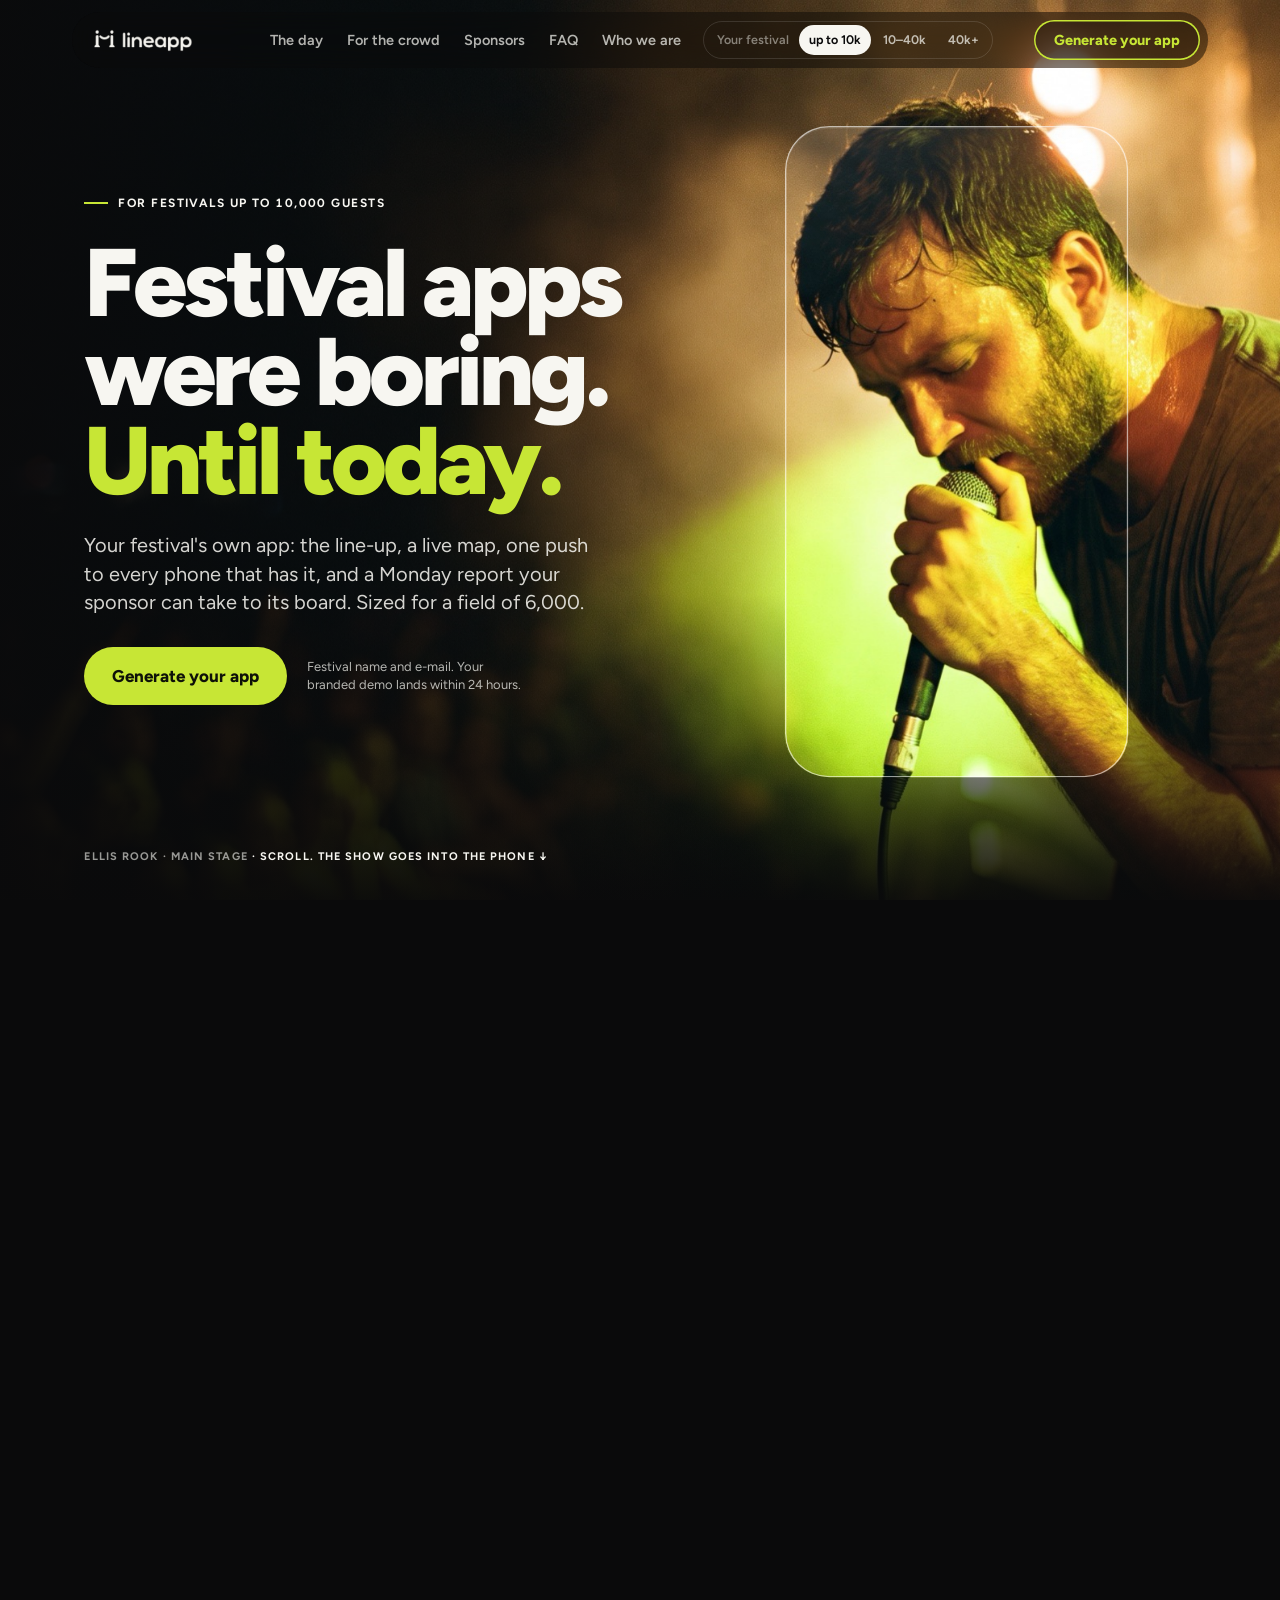
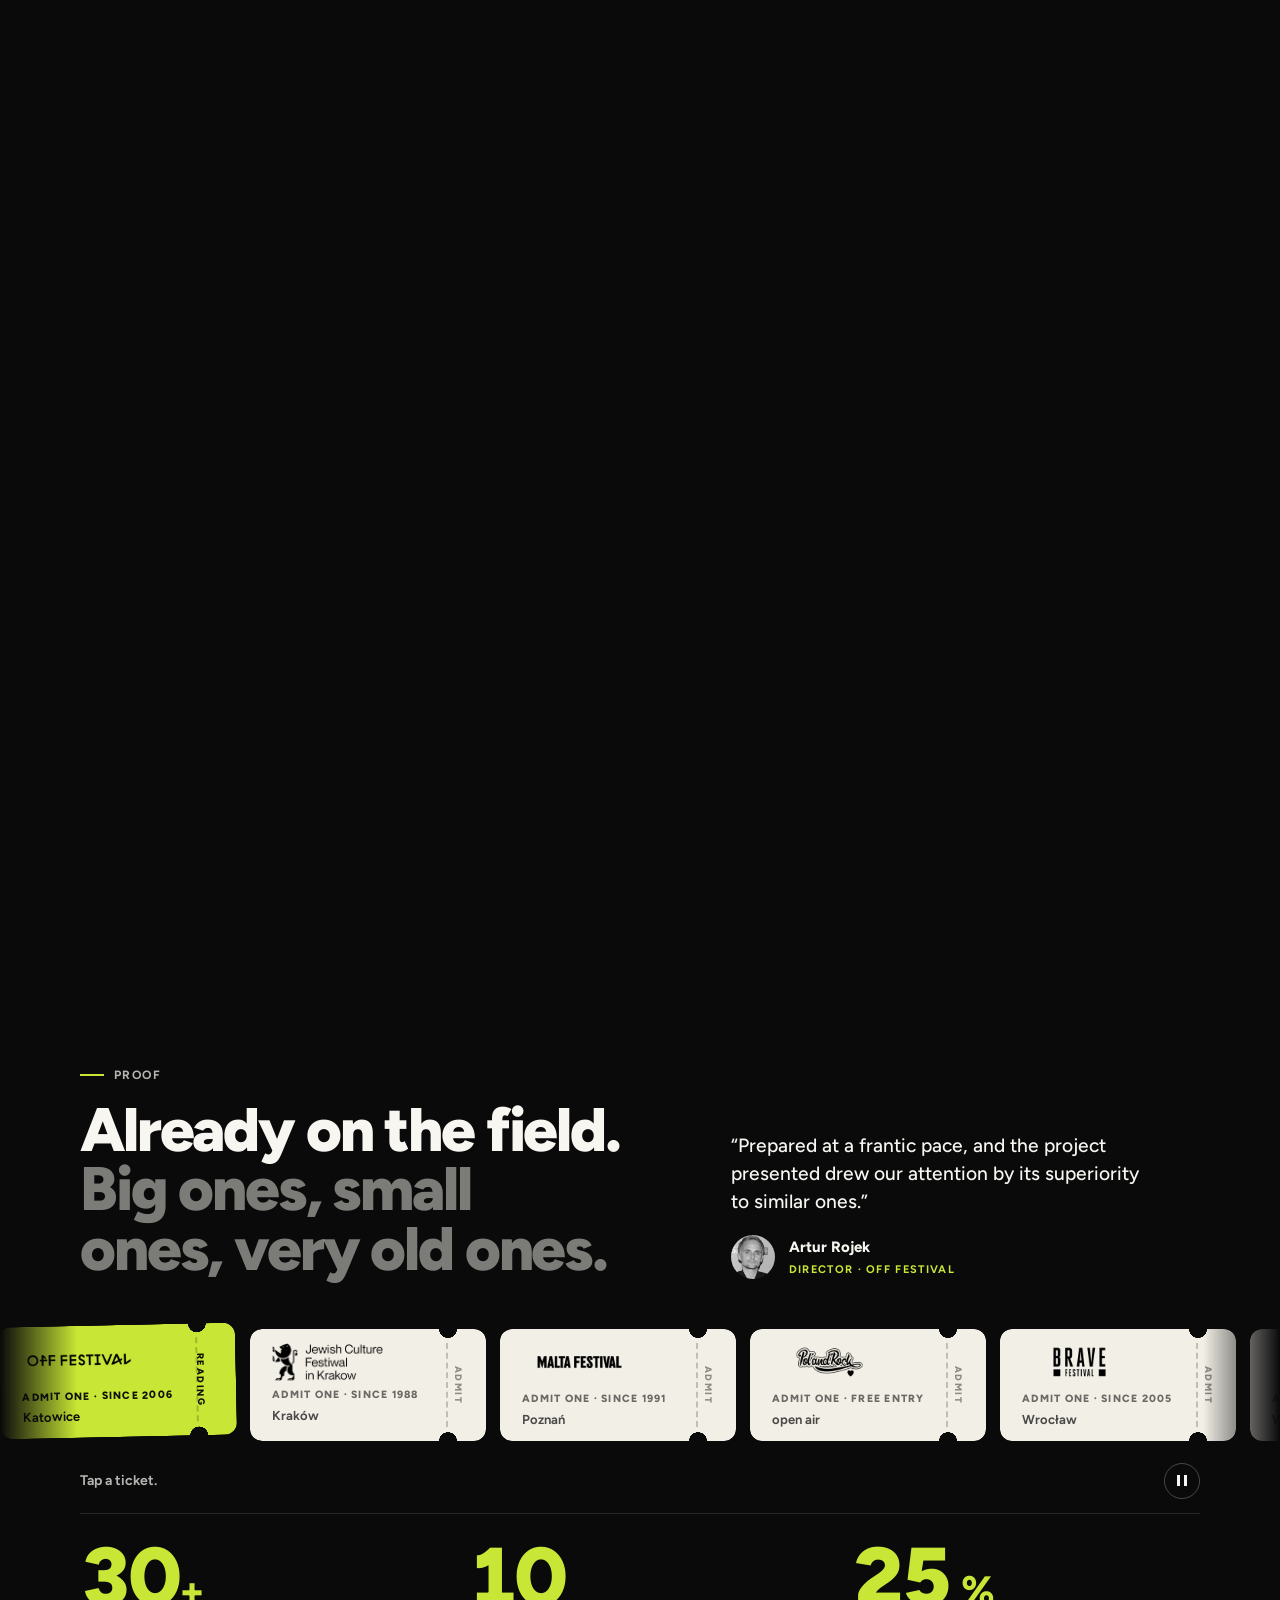
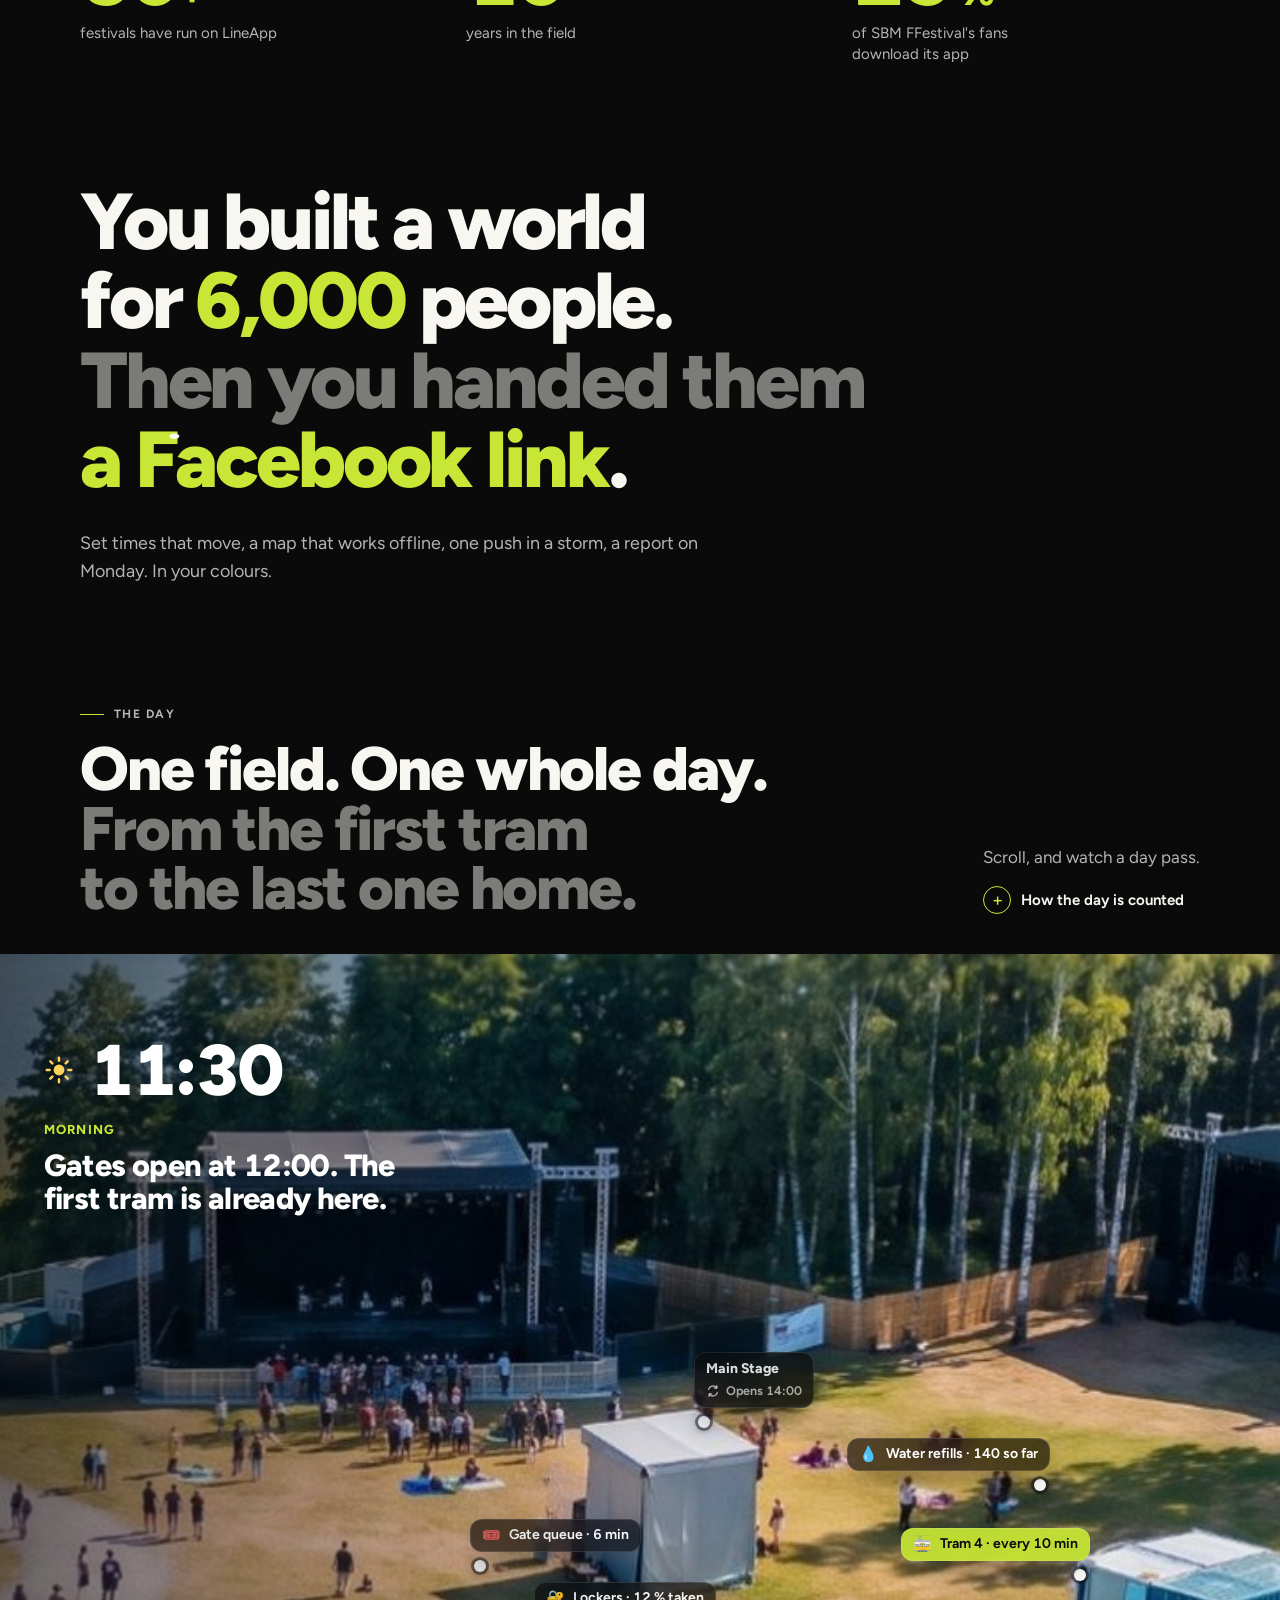
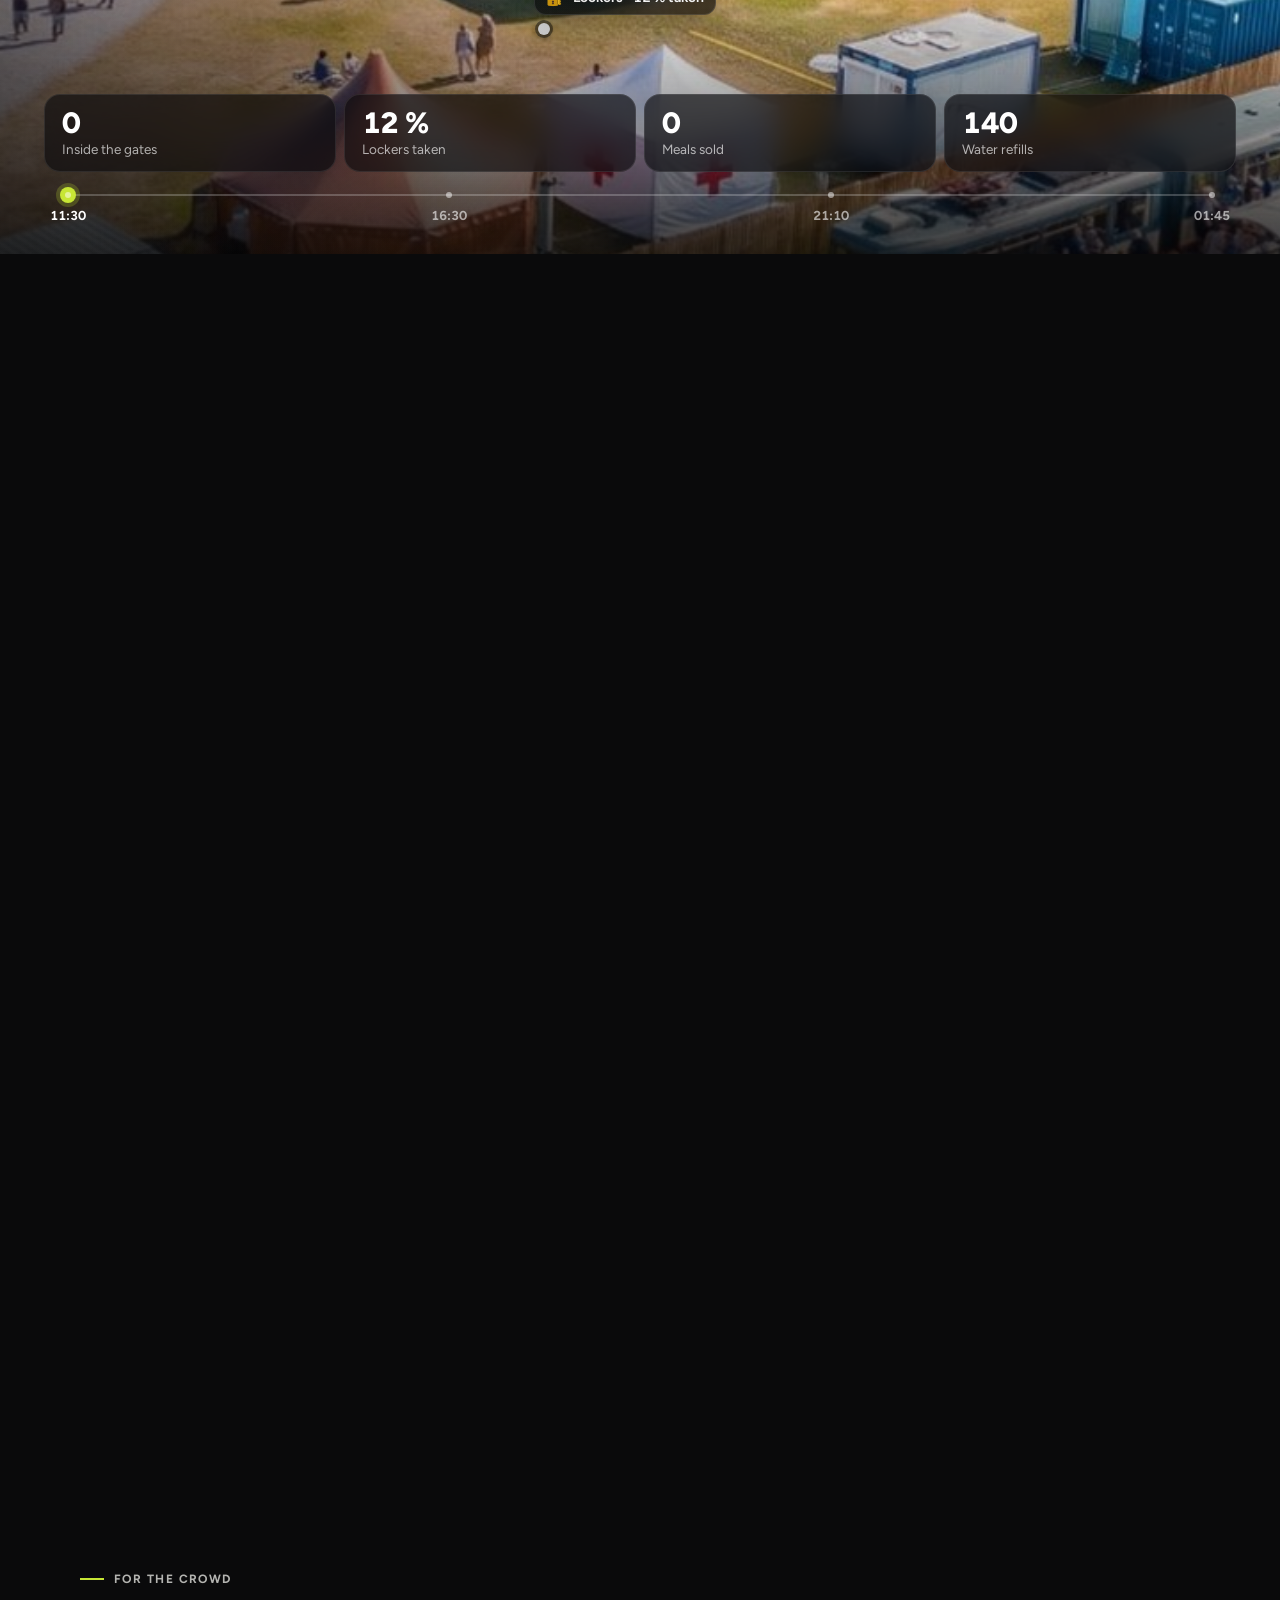
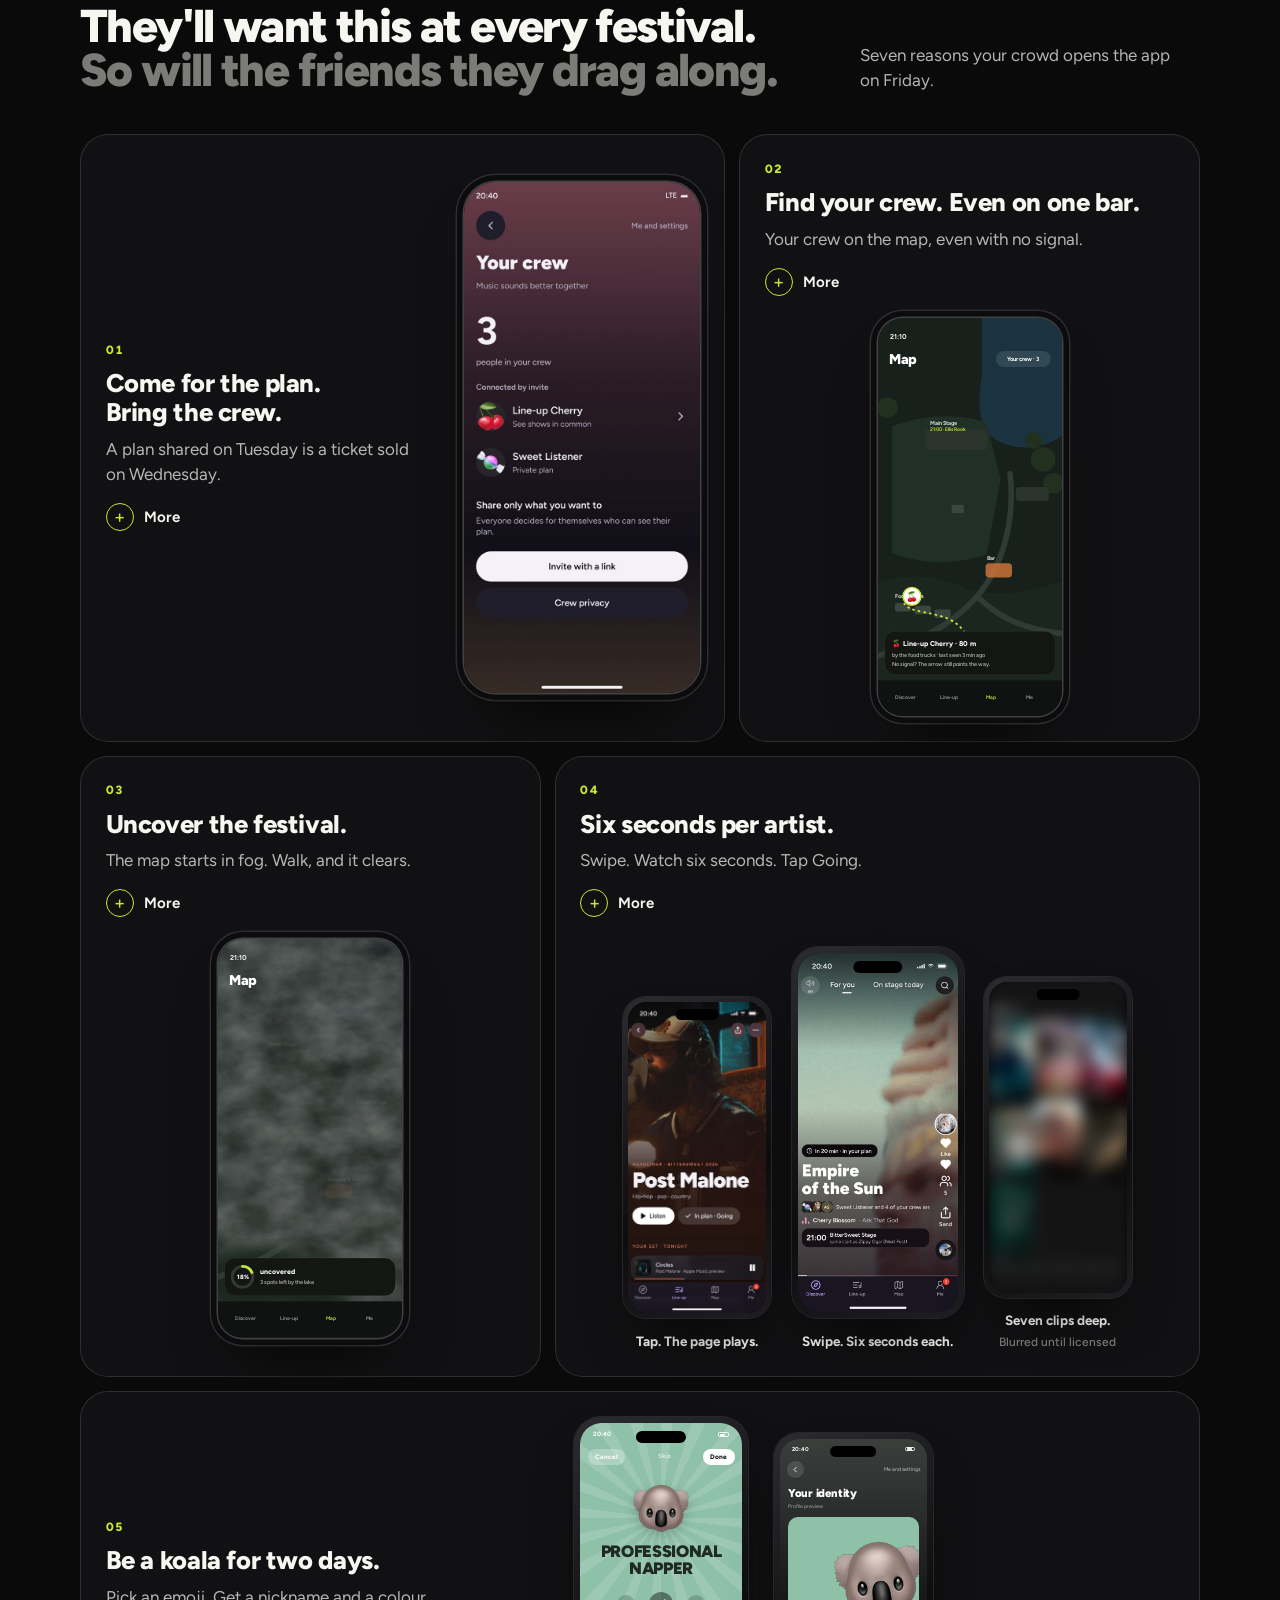
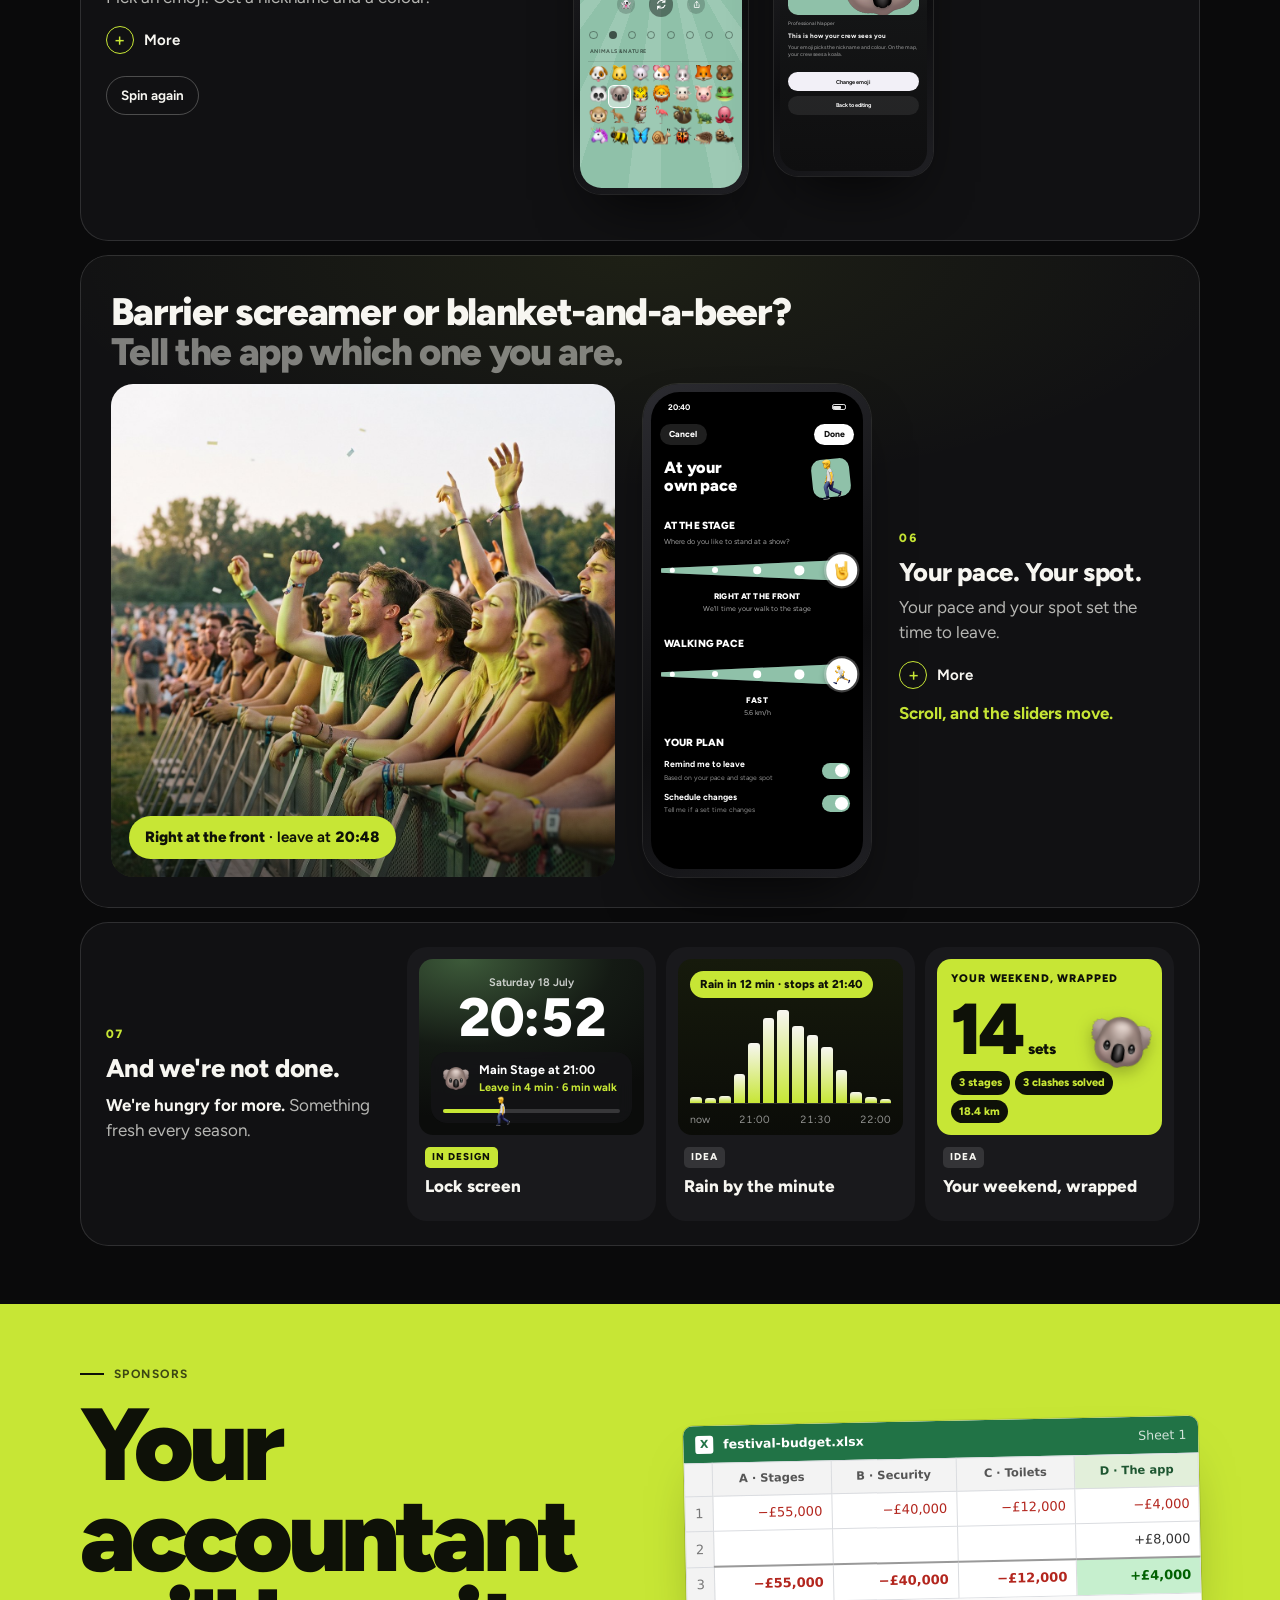
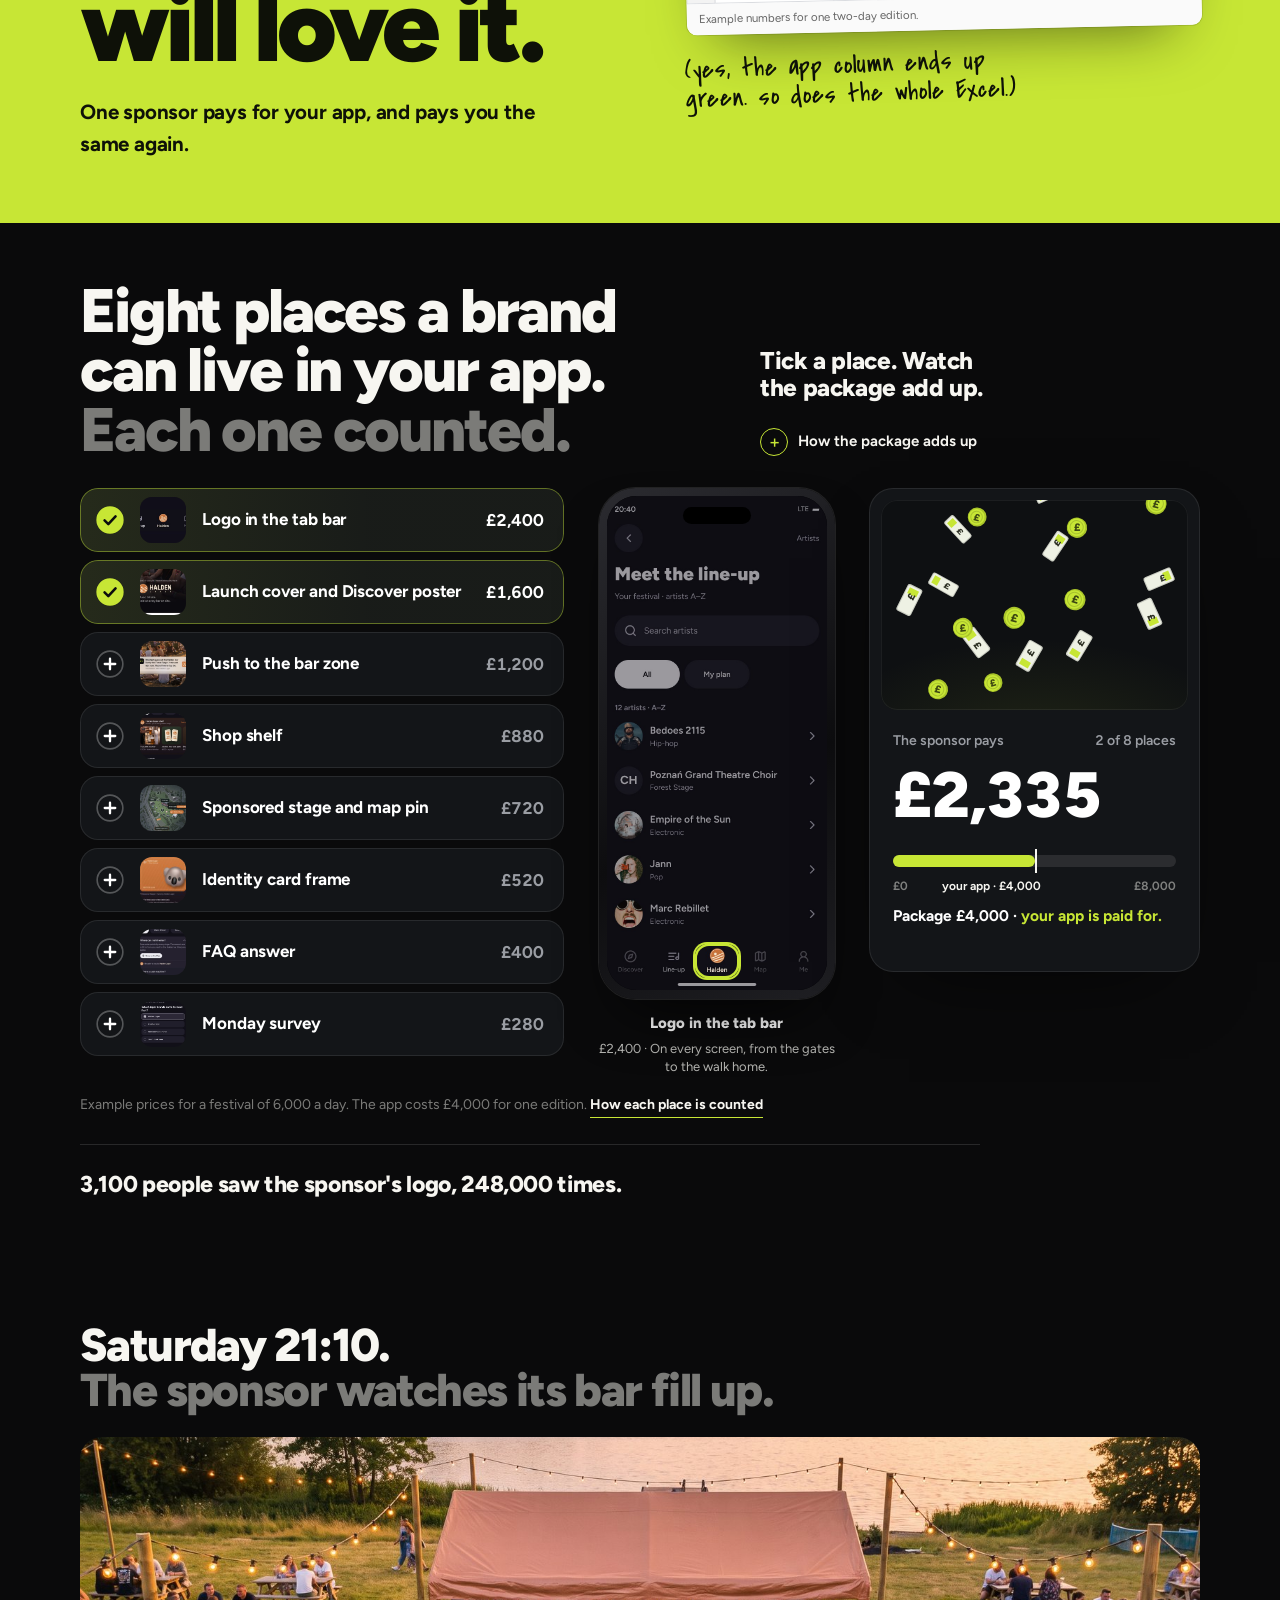
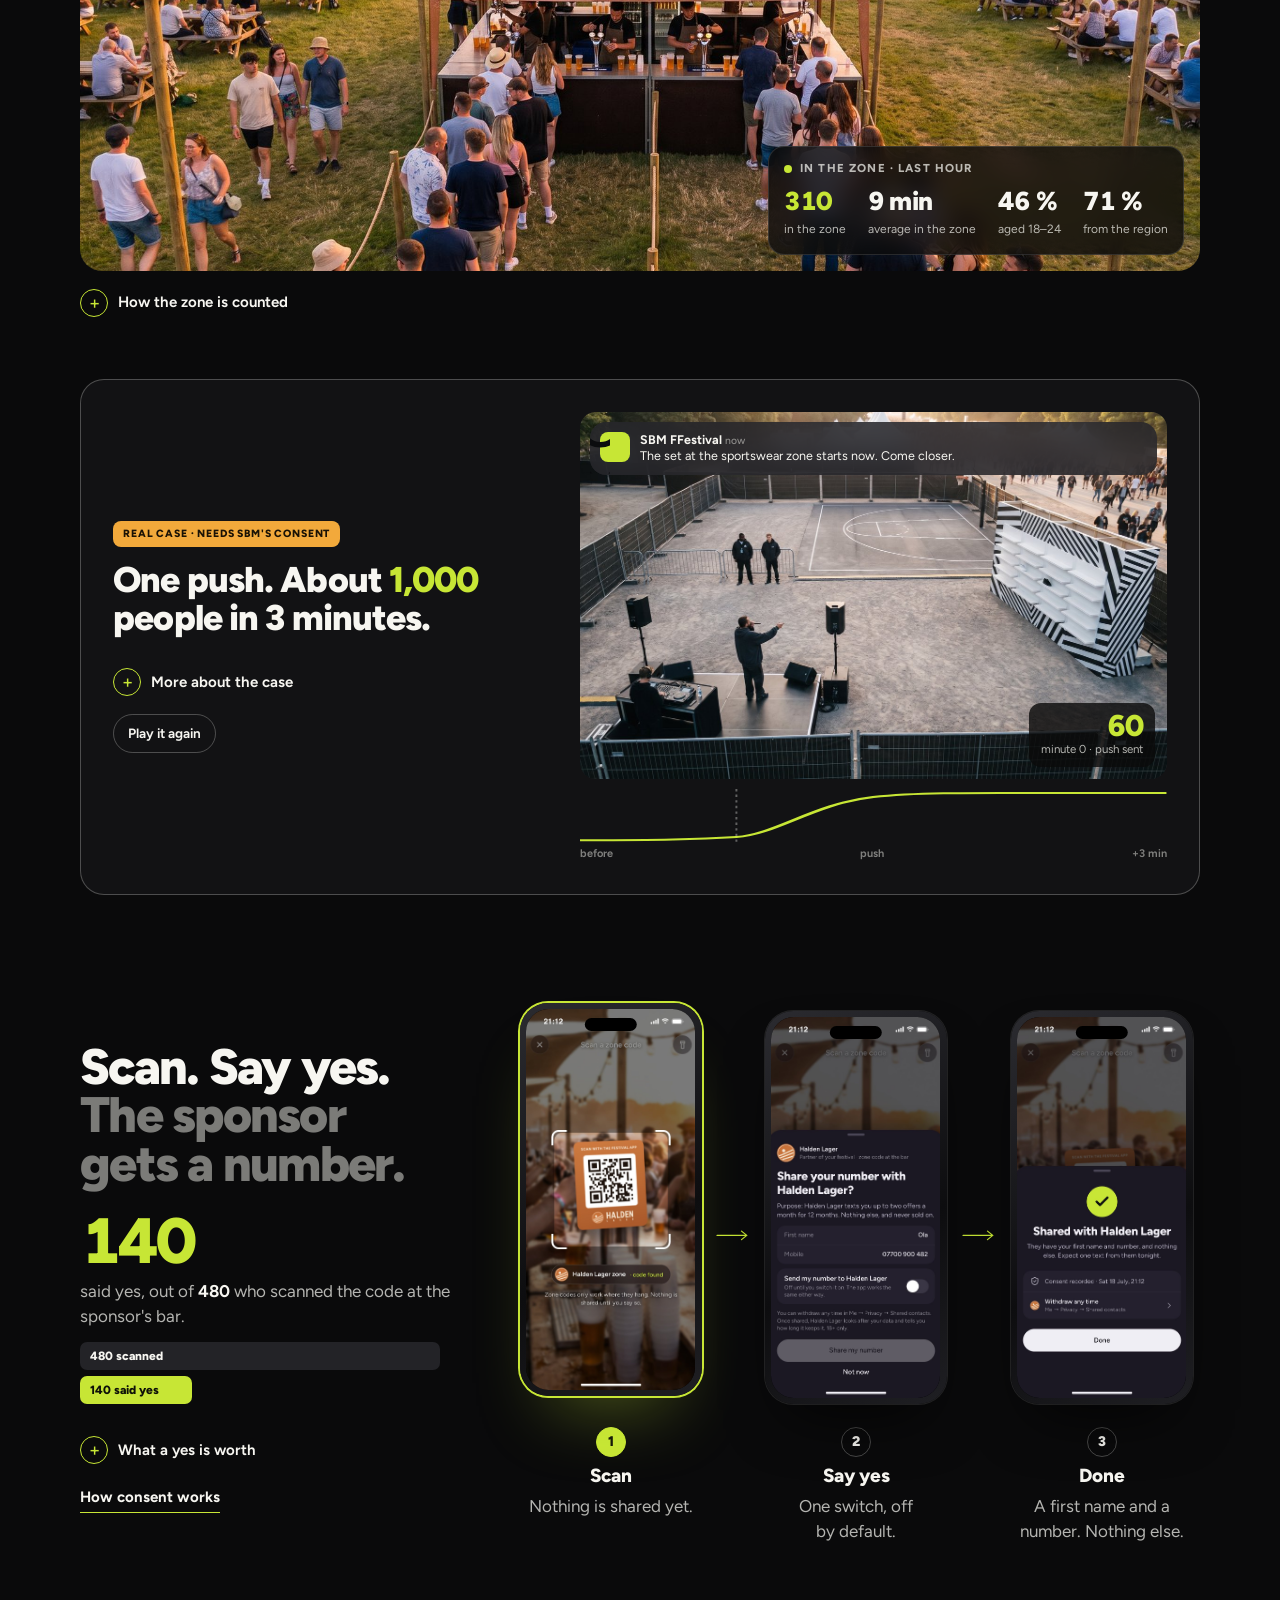
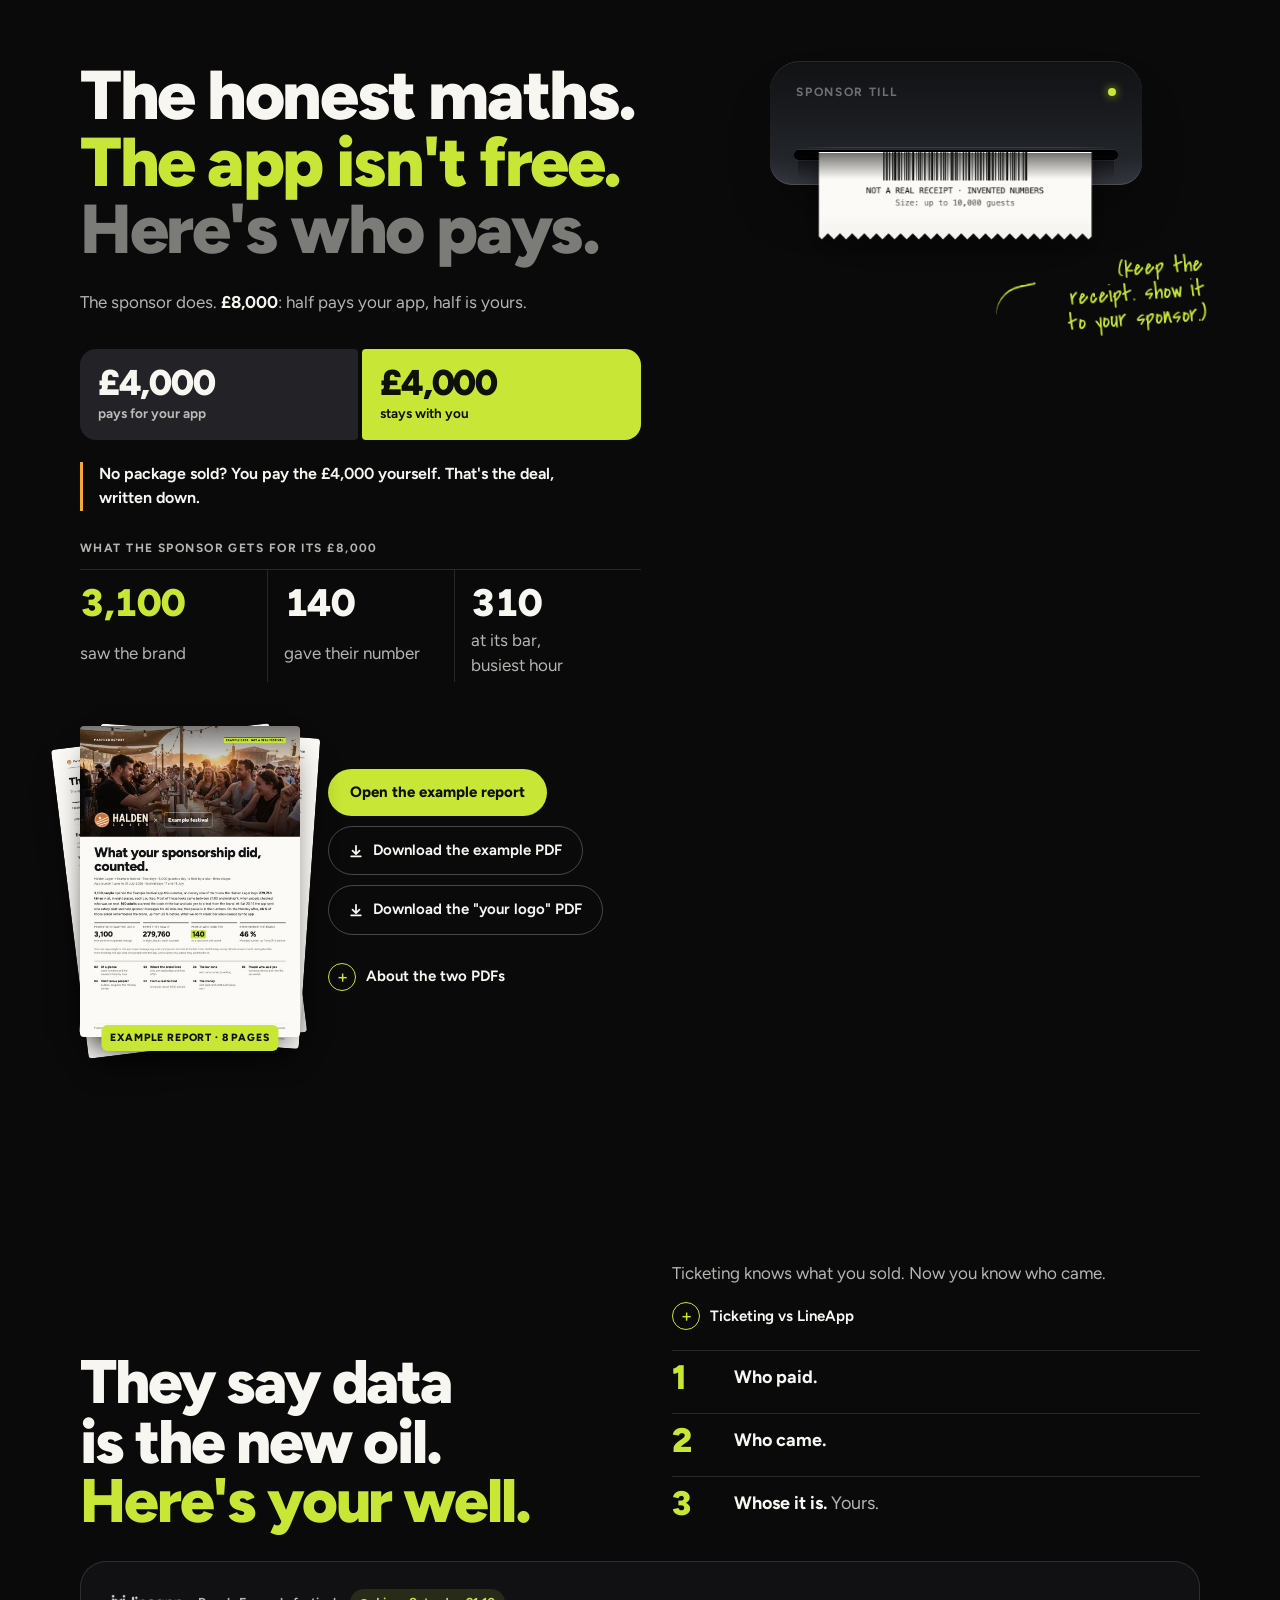
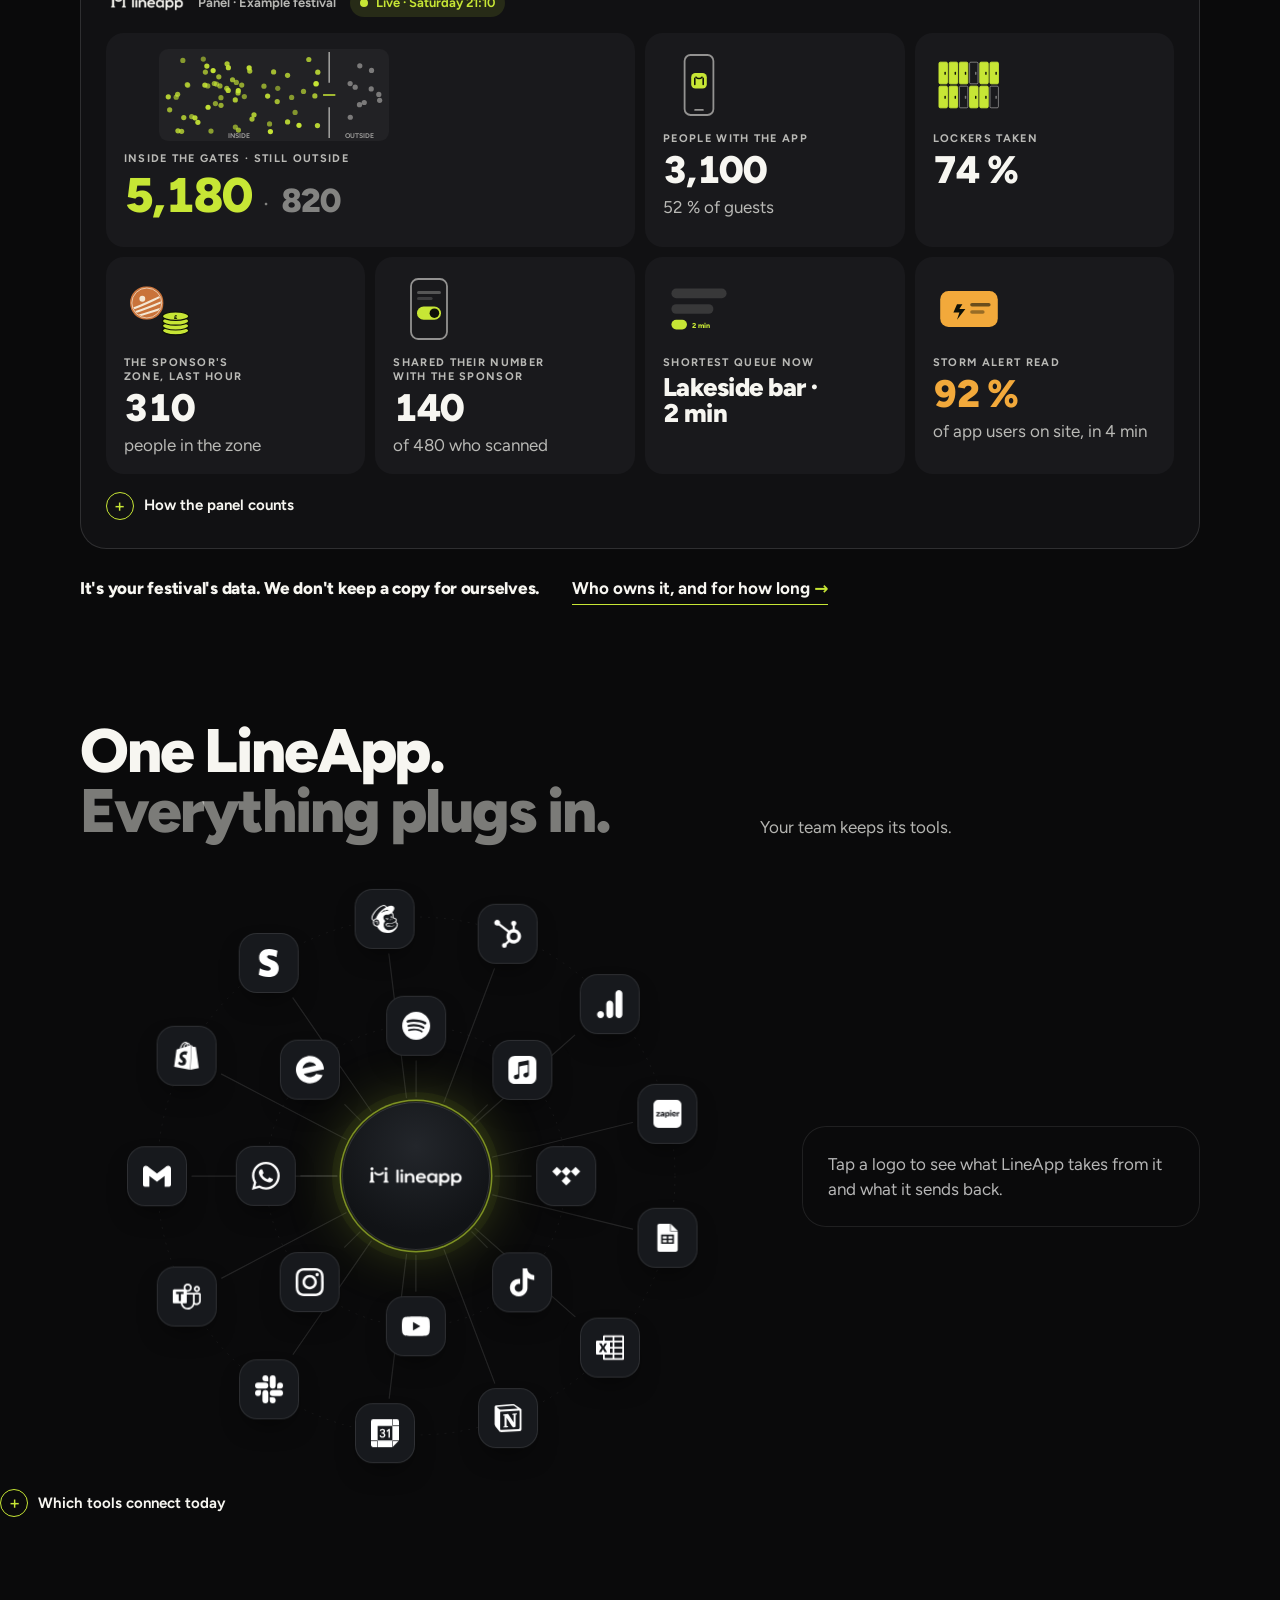
<file: field-notes-s/apple.html>
<!doctype html>
<html lang="en-GB">
<head>
<meta charset="utf-8">
<meta name="viewport" content="width=device-width, initial-scale=1, viewport-fit=cover">
<title>LineApp · Field Notes · S · Apple density</title>
<meta name="description" content="Your festival's own app, for festivals up to 10,000 guests. Test page by Field Notes, round 4, not published.">
<meta name="theme-color" content="#0A0A0B">
<link rel="preconnect" href="https://fonts.googleapis.com">
<link rel="preconnect" href="https://fonts.gstatic.com" crossorigin>
<link href="https://fonts.googleapis.com/css2?family=Covered+By+Your+Grace&display=swap" rel="stylesheet">
<link rel="preload" href="assets/img/perf-singer-green.jpg" as="image">
<link rel="stylesheet" href="assets/kit/overlay.css">
<link rel="stylesheet" href="assets/kit/compare.css">
<link rel="stylesheet" href="assets/kit/marquee.css">
<link rel="stylesheet" href="assets/kit3/tickets.css">
<link rel="stylesheet" href="assets/kit3/calculator.css">
<link rel="stylesheet" href="assets/kit3/consent3.css">
<link rel="stylesheet" href="assets/kit3/printer.css">
<link rel="stylesheet" href="assets/kit3/journey.css">
<link rel="stylesheet" href="assets/kit3/orbit.css">
<link rel="stylesheet" href="assets/kit3/expand.css">
<link rel="stylesheet" href="assets/kit3/marks2.css">
<link rel="stylesheet" href="assets/site.css">
<link rel="stylesheet" href="assets/r4.css">
<link rel="stylesheet" href="assets/apple.css">
</head>
<body class="a4">
<a class="skip" href="#generate">Skip to the form</a>

<!-- 00 · NAV: hides on the way down, returns on the way up -->
<header class="site-head" data-header data-header-offset="140">
  <div class="bar">
    <a class="brand" href="#top" aria-label="LineApp, back to the top"><span class="logo" aria-hidden="true"></span></a>
    <nav class="links" aria-label="Sections">
      <a href="#day">The day</a><a href="#people">For the crowd</a><a href="#sponsors">Sponsors</a><a href="#faq">FAQ</a><a href="#team">Who we are</a>
    </nav>
    <div class="sizes" role="group" aria-label="Your festival size">
      <span class="sz-l">Your festival</span>
      <a href="../field-notes-s/index.html" aria-current="page">up to 10k</a><a href="../confetti-club-m/index.html">10–40k</a><a href="../north-stage-xl/index.html">40k+</a>
    </div>
    <span class="cta-slot" aria-hidden="true"></span>
    <button class="menu-btn" id="menuBtn" type="button" aria-expanded="false" aria-controls="menu">Menu</button>
  </div>
</header>
<a class="sticky-cta" id="stickyCta" href="#generate">Generate your app</a>
<div class="menu" id="menu" hidden>
  <div class="menu-in">
    <button class="menu-btn menu-close" id="menuClose" type="button">Close</button>
    <a href="#day">The day</a><a href="#people">For the crowd</a><a href="#sponsors">Sponsors</a><a href="#faq">FAQ</a><a href="#team">Who we are</a><a href="#generate">Generate your app</a>
    <div class="sizes sizes-m" role="group" aria-label="Your festival size">
      <span class="sz-l">Your festival</span>
      <a href="../field-notes-s/index.html" aria-current="page">up to 10k</a><a href="../confetti-club-m/index.html">10–40k</a><a href="../north-stage-xl/index.html">40k+</a>
    </div>
  </div>
</div>

<main>
<!-- 01 · HERO + 02 · KABUM: the show goes into the phone, then the phone lights up three times -->
<section class="hero" id="top" aria-label="Festival apps were boring. Until today.">
  <div class="viewport">
    <div class="stage" id="stage">
      <img class="bg" src="assets/img/perf-singer-green.jpg" alt="Ellis Rook singing on a festival stage in green light, eyes closed, mic in both hands" data-ph="photo" fetchpriority="high">
      <div class="shade"></div>
      <div class="dim"></div>

      <div class="copy">
        <div class="cap stamp">For festivals up to <span data-ph="number">10,000</span> guests</div>
        <h1>Festival apps<br>were boring.<span class="lime">Until today.</span></h1>
        <p><span class="long">Your festival's own app: the line-up, a live map, one push to every phone that has it, and a Monday report your sponsor can take to its board. Sized for a field of <span data-ph="number">6,000</span>.</span><span class="short">Your festival's own app: line-up, live map, one push to every phone that has it, a Monday report.</span></p>
        <div class="acts">
          <a class="cta big" href="#generate" id="heroCta">Generate your app</a>
          <span class="hint">Festival name and e-mail. Your branded demo lands within 24 hours.</span>
        </div>
      </div>
      <div class="credit"><span data-ph="person">Ellis Rook</span> · Main Stage<span class="cue"> · Scroll. The show goes into the phone &#8595;</span></div>

      <!-- KABUM (COPY-R3 1, editor's pick, S beats) -->
      <div class="s2" id="s2" aria-hidden="true">
        <div class="cap stamp">On the night</div>
        <h2>The lights go down.<span class="lime">Your phone lights up.</span></h2>
        <ol class="beats" id="beats">
          <li data-beat="0"><div class="bt"><time>20:58</time><span><b data-ph="person">Ellis Rook</b> in two minutes. Main Stage. One buzz, that's all.</span></div></li>
          <li data-beat="1"><div class="bt"><time>20:59</time><span>Your crew is by the sound desk, <span data-ph="number">90</span> metres away. The map shows the way.</span></div></li>
          <li data-beat="2"><div class="bt"><time>21:00</time><span>First note. Phone away. You're at the front.</span></div></li>
        </ol>
        <p class="ex-note">Ellis Rook is an example artist. Your line-up goes here.</p>
      </div>

      <div class="phone-h" id="heroPhone">
        <div class="window">
          <img class="inside" src="assets/img/perf-singer-green.jpg" alt="">
          <video class="hp-vid" muted playsinline loop preload="none" poster="assets/vid/hero-ellis-loop-poster.jpg" aria-hidden="true" data-ph="photo"><source src="assets/vid/hero-ellis-loop.mp4" type="video/mp4"></video>
          <div class="lights" aria-hidden="true"></div>
          <div class="fade"></div>
        </div>
        <div class="sbg"></div>
        <div class="sb" aria-hidden="true"><span id="hpClock">20:58</span><span class="net">5G</span></div>
        <div class="tb" aria-hidden="true">
          <span class="cb"><svg viewBox="0 0 24 24"><path d="M14.5 5.5 8 12l6.5 6.5" fill="none" stroke="currentColor" stroke-width="2.2" stroke-linecap="round" stroke-linejoin="round"/></svg></span>
          <span class="tb-f">Your festival</span>
          <span class="cb"><svg viewBox="0 0 24 24"><path d="M12 15V3.8M7.8 7.6 12 3.4l4.2 4.2M6 11.5v7.8h12v-7.8" fill="none" stroke="currentColor" stroke-width="2" stroke-linecap="round" stroke-linejoin="round"/></svg></span>
        </div>
        <div class="chrome" id="hpChrome">
          <div class="np"><span class="live-b" aria-hidden="true"><i class="eq"><i></i><i></i><i></i></i>Live</span><span class="np-pre">Main Stage · 21:00 · in 2 min</span><span class="np-live">Playing now · Main Stage</span></div>
          <div class="artist" data-ph="person">Ellis Rook</div>
          <div class="genre">Indie · folk · rock</div>
          <div class="actions" role="group" aria-label="Your plan for Ellis Rook">
            <button type="button" class="pill white" id="hpListen" aria-pressed="false"><svg viewBox="0 0 24 24" aria-hidden="true"><path d="M7 4.8v14.4L19 12Z" fill="currentColor"/></svg><span>Listen</span></button>
            <button type="button" class="pill" id="hpGo" aria-pressed="false" data-confetti="pressed" data-confetti-count="110"><svg viewBox="0 0 24 24" aria-hidden="true"><path d="m5 12.5 4.5 4.5L19 7.5" fill="none" stroke="currentColor" stroke-width="2.4" stroke-linecap="round" stroke-linejoin="round"/></svg><span class="go-t">Going</span></button>
          </div>
        </div>
        <div class="body" aria-hidden="true">
          <div class="app-lab">Your set · tonight</div>
          <div class="player">
            <span class="pl-th"><img src="assets/img/perf-singer-green.jpg" alt=""></span>
            <span class="pl-t"><b class="pl-pre">Preview · the opening song</b><b class="pl-live">Live · the opening song</b><span>21:00–22:00 · Main Stage</span></span>
            <span class="pl-eq"><i></i><i></i><i></i><i></i></span>
            <i class="pl-prog"><i></i></i>
          </div>
          <div class="next-row"><span class="nx-t">22:00</span><span><b>Forest Stage</b>Next · 6 min walk</span><span class="nx-g">Maybe</span></div>
        </div>
        <div class="tabbar" aria-hidden="true"><span class="t-dis">Discover</span><span class="t-lin on">Line-up</span><span class="t-map">Map</span><span class="t-me">Me</span></div>
        <div class="home-ind" aria-hidden="true"></div>

        <!-- beat 1: one buzz -->
        <div class="notif" aria-hidden="true">
          <span class="nt-ic"><img src="assets/img/lineapp-mark.svg" alt=""></span>
          <span class="nt-t"><b>Your festival <small>now</small></b><span><span data-ph="person">Ellis Rook</span> in two minutes. Main Stage. Your crew is near the sound desk.</span></span>
        </div>
        <!-- beat 2: your crew on the map -->
        <div class="crewmap" aria-hidden="true">
          <svg class="cm-svg" viewBox="0 0 390 844" preserveAspectRatio="xMidYMid slice">
            <rect width="390" height="844" fill="#17201A"/>
            <path d="M250 0h140v210c-40 30-90 26-120 4-28-20-30-60-20-110z" fill="#1B3340"/>
            <path d="M0 520c60-18 120-10 170 10s110 16 220-14v328H0z" fill="#1B261E"/>
            <path d="M40 210c50-20 120-26 180-6l40 120-30 150c-60 20-130 18-190-4z" fill="#203026"/>
            <g fill="none" stroke="#2F3B33" stroke-width="12" stroke-linecap="round"><path d="M-10 700c80-30 160-60 220-130s80-170 70-260"/><path d="M210 570c40 40 90 70 190 80"/></g>
            <g fill="none" stroke="#3A473E" stroke-width="2" stroke-dasharray="1 7" stroke-linecap="round"><path d="M-10 700c80-30 160-60 220-130s80-170 70-260"/></g>
            <rect x="96" y="212" width="132" height="44" rx="8" fill="#2A332C"/>
            <rect x="104" y="218" width="116" height="10" rx="3" fill="#C7E635" opacity=".85"/>
            <path d="M96 256l-16 70h164l-16-70z" fill="#C7E635" opacity=".09"/>
            <rect x="150" y="372" width="26" height="18" rx="4" fill="#3B463E"/>
            <g fill="#3B463E"><rect x="36" y="590" width="34" height="18" rx="4"/><rect x="78" y="596" width="34" height="18" rx="4"/><rect x="120" y="604" width="34" height="18" rx="4"/></g>
            <path class="cm-route" d="M200 628c-6-40-4-70 0-100s-14-80-28-120" fill="none" stroke="#C7E635" stroke-width="4" stroke-linecap="round" stroke-dasharray="2 10"/>
          </svg>
          <span class="cm-lab cm-stage">Main Stage<small>21:00 · Ellis Rook</small></span>
          <span class="cm-lab cm-desk">Sound desk</span>
          <span class="cm-lab cm-food">Food trucks</span>
          <span class="cm-crew c1">🌹</span><span class="cm-crew c2">🦌</span><span class="cm-crew c3">🍒</span>
          <span class="cm-me"><i></i></span>
          <div class="cm-top"><b>Map</b><span>Your crew · 3</span></div>
          <div class="cm-card"><span class="cm-em">🌹🦌🍒</span><span><b>Your crew · sound desk</b><small><span data-ph="number">90</span> m · about a minute on foot</small></span><span class="cm-go">Show the way</span></div>
        </div>
      </div>
    </div>
  </div>
</section>

<!-- reduced motion only: the hero's end state, still -->
<div class="hero-rm wrap">
  <div>
    <div class="cap stamp">On the night</div>
    <h2 class="h2">The lights go down.<span class="l2 lime">Your phone lights up.</span></h2>
    <ol class="beats rm-beats">
      <li class="on"><time>20:58</time><span><span data-ph="person">Ellis Rook</span> in two minutes. Main Stage. One buzz, that's all.</span></li>
      <li class="on"><time>20:59</time><span>Your crew is by the sound desk, <span data-ph="number">90</span> metres away. The map shows the way.</span></li>
      <li class="on"><time>21:00</time><span>First note. Phone away. You're at the front.</span></li>
    </ol>
    <p class="ex-note">Ellis Rook is an example artist. Your line-up goes here.</p>
  </div>
  <div class="phone rm-art"><img src="assets/img/perf-singer-green.jpg" alt="" loading="lazy"><div class="rm-chrome"><span class="np">Playing now · Main Stage</span><b data-ph="person">Ellis Rook</b><span>Indie · folk · rock</span><span class="rm-pills"><span class="pill white">Listen</span><span class="pill">In plan · Going</span></span></div></div>
</div>

<!-- 03 · PROOF: as in round 2. The quote sits by the heading; the ticket strip drifts; a tap swaps the quote and lights the ticket -->
<section class="proof sec" id="proof" aria-labelledby="proofH">
  <div class="wrap proof-head4">
    <div>
      <div class="cap stamp">Proof</div>
      <h2 class="h2" id="proofH">Already on the field.<span class="l2">Big ones, small ones, very old ones.</span></h2>
    </div>
    <div class="pq-stack" aria-live="polite">
      <figure class="pq is-on" data-pq="off" data-ph="consent"><blockquote>&#8220;Prepared at a frantic pace, and the project presented drew our attention by its superiority to similar ones.&#8221;</blockquote><figcaption><img src="assets/partners3/artur-rojek-square-331.jpg" alt="" loading="lazy" width="44" height="44"><span><b>Artur Rojek</b><span class="cap">Director · OFF Festival</span></span></figcaption></figure>
      <figure class="pq" data-pq="fkz" data-ph="consent" hidden><blockquote>&#8220;Their reliability, patience and, above all, their professionalism make LineApp a company you want to work with.&#8221;</blockquote><figcaption><img src="assets/partners3/janusz-makuch-252.png" alt="" loading="lazy" width="44" height="44"><span><b>Janusz Makuch</b><span class="cap">Director · Jewish Culture Festival in Kraków</span></span></figcaption></figure>
      <figure class="pq" data-pq="malta" data-ph="consent" hidden><blockquote>&#8220;What truly stood out was the app&#8217;s user-friendly interface and intuitive client dashboard.&#8221;</blockquote><figcaption><img src="assets/partners3/michal-merczynski-400.jpg" alt="" loading="lazy" width="44" height="44"><span><b>Michał Merczyński</b><span class="cap">Director of Malta Festival Poznań until 2023</span></span></figcaption></figure>
      <figure class="pq" data-pq="polandrock" data-ph="quote" hidden><blockquote>&#8220;The app became the one line we have to every person on the field.&#8221;</blockquote><figcaption><span class="pq-tmp">Temporary quote</span><span><b>Paweł T. · placeholder name</b><span class="cap">Festival production · Pol'and'Rock</span></span></figcaption></figure>
      <figure class="pq" data-pq="brave" data-ph="consent" hidden><blockquote>&#8220;I highly recommend this collaboration and encourage you to work with GetLineApp to create your own mobile app.&#8221;</blockquote><figcaption><img src="assets/partners3/agnieszka-kiewicz-400.jpg" alt="" loading="lazy" width="44" height="44"><span><b>Agnieszka Kiewicz</b><span class="cap">Production Manager · Brave Festival</span></span></figcaption></figure>
      <figure class="pq" data-pq="sbm" data-ph="quote" hidden><blockquote>&#8220;We sent one push to an empty zone. Three minutes later it was full.&#8221;</blockquote><figcaption><span class="pq-tmp">Temporary quote</span><span><b>Norbert T. · placeholder name</b><span class="cap">SBM FFestival team</span></span></figcaption></figure>
    </div>
  </div>
  <div class="stubs4" data-stubs4 aria-label="Festivals that have run on LineApp. Tap a ticket to read what that festival said.">
    <div class="st-viewport"><ul class="st-track"><li><button type="button" class="stub4" data-pq="off" data-ph="consent" aria-label="OFF Festival: read the quote"><img class="st-logo" src="assets/partners3/off-festival.png" alt=""><span class="st-k">Admit one · since 2006</span><span class="st-p">Katowice</span></button></li><li><button type="button" class="stub4" data-pq="fkz" data-ph="consent" aria-label="Jewish Culture Festival in Kraków (Festiwal Kultury Żydowskiej): read the quote"><img class="st-logo fkz" src="assets/partners3/jewish-culture-festival-compact.png" alt=""><span class="st-k">Admit one · since 1988</span><span class="st-p">Kraków</span></button></li><li><button type="button" class="stub4" data-pq="malta" data-ph="consent" aria-label="Malta Festival Poznań: read the quote"><img class="st-logo" src="assets/partners3/malta-festival.png" alt=""><span class="st-k">Admit one · since 1991</span><span class="st-p">Poznań</span></button></li><li><button type="button" class="stub4" data-pq="polandrock" data-ph="quote" aria-label="Pol'and'Rock Festival: read the quote"><img class="st-logo" src="assets/partners3/polandrock.png" alt=""><span class="st-k">Admit one · free entry</span><span class="st-p">open air</span></button></li><li><button type="button" class="stub4" data-pq="brave" data-ph="consent" aria-label="Brave Festival: read the quote"><img class="st-logo" src="assets/partners3/brave-festival.png" alt=""><span class="st-k">Admit one · since 2005</span><span class="st-p">Wrocław</span></button></li><li><button type="button" class="stub4" data-pq="sbm" data-ph="quote" aria-label="SBM FFestival: read the quote"><img class="st-logo" src="assets/partners3/sbm-ffestival.png" alt=""><span class="st-k">Admit one · hip-hop</span><span class="st-p">Warsaw</span></button></li><li><span class="stub4 plain"><img class="st-logo" src="assets/partners3/globaltica.png" alt="Globaltica"><span class="st-k">Admit one · world cultures</span><span class="st-p">Gdynia</span></span></li><li><span class="stub4 plain"><img class="st-logo" src="assets/partners3/ethno-port-poznan.png" alt="Ethno Port Poznań"><span class="st-k">Admit one · world music</span><span class="st-p">Poznań</span></span></li><li><span class="stub4 plain"><img class="st-logo" src="assets/partners3/fotofestiwal.png" alt="Fotofestiwal"><span class="st-k">Admit one · photography</span><span class="st-p">Łódź</span></span></li><li><span class="stub4 plain"><img class="st-logo" src="assets/partners3/pannonica-festival.png" alt="Pannonica Festival"><span class="st-k">Admit one · since 2013</span><span class="st-p">Barcice</span></span></li><li><button type="button" class="stub4" data-pq="off" data-ph="consent" tabindex="-1" aria-hidden="true" aria-label="OFF Festival: read the quote"><img class="st-logo" src="assets/partners3/off-festival.png" alt=""><span class="st-k">Admit one · since 2006</span><span class="st-p">Katowice</span></button></li><li><button type="button" class="stub4" data-pq="fkz" data-ph="consent" tabindex="-1" aria-hidden="true" aria-label="Jewish Culture Festival in Kraków (Festiwal Kultury Żydowskiej): read the quote"><img class="st-logo fkz" src="assets/partners3/jewish-culture-festival-compact.png" alt=""><span class="st-k">Admit one · since 1988</span><span class="st-p">Kraków</span></button></li><li><button type="button" class="stub4" data-pq="malta" data-ph="consent" tabindex="-1" aria-hidden="true" aria-label="Malta Festival Poznań: read the quote"><img class="st-logo" src="assets/partners3/malta-festival.png" alt=""><span class="st-k">Admit one · since 1991</span><span class="st-p">Poznań</span></button></li><li><button type="button" class="stub4" data-pq="polandrock" data-ph="quote" tabindex="-1" aria-hidden="true" aria-label="Pol'and'Rock Festival: read the quote"><img class="st-logo" src="assets/partners3/polandrock.png" alt=""><span class="st-k">Admit one · free entry</span><span class="st-p">open air</span></button></li><li><button type="button" class="stub4" data-pq="brave" data-ph="consent" tabindex="-1" aria-hidden="true" aria-label="Brave Festival: read the quote"><img class="st-logo" src="assets/partners3/brave-festival.png" alt=""><span class="st-k">Admit one · since 2005</span><span class="st-p">Wrocław</span></button></li><li><button type="button" class="stub4" data-pq="sbm" data-ph="quote" tabindex="-1" aria-hidden="true" aria-label="SBM FFestival: read the quote"><img class="st-logo" src="assets/partners3/sbm-ffestival.png" alt=""><span class="st-k">Admit one · hip-hop</span><span class="st-p">Warsaw</span></button></li><li><span class="stub4 plain" aria-hidden="true"><img class="st-logo" src="assets/partners3/globaltica.png" alt=""><span class="st-k">Admit one · world cultures</span><span class="st-p">Gdynia</span></span></li><li><span class="stub4 plain" aria-hidden="true"><img class="st-logo" src="assets/partners3/ethno-port-poznan.png" alt=""><span class="st-k">Admit one · world music</span><span class="st-p">Poznań</span></span></li><li><span class="stub4 plain" aria-hidden="true"><img class="st-logo" src="assets/partners3/fotofestiwal.png" alt=""><span class="st-k">Admit one · photography</span><span class="st-p">Łódź</span></span></li><li><span class="stub4 plain" aria-hidden="true"><img class="st-logo" src="assets/partners3/pannonica-festival.png" alt=""><span class="st-k">Admit one · since 2013</span><span class="st-p">Barcice</span></span></li></ul></div>
    <div class="wrap st-row"><p class="st-hint">Tap a ticket.</p><button type="button" class="st-pause" aria-pressed="false" aria-label="Pause the tickets"><span aria-hidden="true"></span></button></div>
  </div>
  <div class="wrap">
    <div class="knum-row proof-nums">
      <div class="knum"><b data-ph="number">30<small>+</small></b><span>festivals have run on LineApp</span></div>
      <div class="knum"><b data-ph="number">10</b><span>years in the field</span></div>
      <div class="knum"><b data-ph="consent">25<small> %</small></b><span>of SBM FFestival's fans download its app</span></div>
    </div>
  </div>
</section>

<!-- 04 · CLAIM: six words, fast, the last one circled -->
<section class="claim sec" id="claim" aria-labelledby="claimH">
  <div class="wrap">
    <h2 id="claimH" class="claim-h"><span class="ln">You built a world</span> <span class="ln">for <span class="n" data-ph="number">6,000</span> people.</span> <span class="ln dim">Then you handed them</span> <span class="ln word"><span class="rot" id="rot" aria-hidden="true"><span class="rw">a blurry PDF</span><svg class="ring" viewBox="0 0 300 100" preserveAspectRatio="none" aria-hidden="true"><path d="M150 8C70 6 12 22 10 52c-2 30 70 42 146 40s138-14 136-44C290 20 220 6 140 12c-30 2-58 8-76 16" fill="none" stroke="currentColor" stroke-width="5" stroke-linecap="round" pathLength="1"/></svg></span><span class="sr">a blurry PDF</span><span class="dot">.</span></span></h2>
    <p class="after">Set times that move, a map that works offline, one push in a storm, a report on Monday. In your colours.</p>
  </div>
</section>

<!-- 06 · THE DAY ON ONE PHOTO -->
<section class="day" id="day" aria-labelledby="dayH">
  <div class="wrap day-head">
    <div>
      <div class="cap stamp">The day</div>
      <h2 class="h2" id="dayH">One field. One whole day.<span class="l2">From the first tram to the last one home.</span></h2>
    </div>
    <p class="lead small-lead">Scroll, and watch a day pass.</p><p class="lead small-lead" data-a4-more="How the day is counted">Every label is something your panel sees live. <span class="faint">Example festival. Queue, locker and till numbers need those partners connected.</span></p>
  </div>
  <div class="kjr" id="journey" data-ph="number" data-journey data-counter-labels="Inside the gates|Lockers taken|Meals sold|Water refills" data-step-vh="60">
    <figure class="kjr__step" data-time="11:30" data-label="Morning" data-counters="0|12 %|0|140">
      <picture><source media="(max-width: 700px)" srcset="assets/img3/journey-S-1-morning-3x4.jpg"><img src="assets/img3/journey-S-1-morning-16x9.jpg" alt="The festival field by the lake in the morning: stages dark, a few people, the tram at its stop." data-ph="photo"></picture>
      <figcaption><span class="kjr__when">Morning</span><h3>Gates open at 12:00. The first tram is already here.</h3><p class="a4-hide">The app shows the walk from the tram stop.</p></figcaption>
      <span class="kjr__pin" data-x="77.5" data-y="69" data-xm="80" data-ym="70" data-icon="🚋" data-tone="lime">Tram 4 · every 10 min</span>
      <span class="kjr__pin m-hide" data-x="40" data-y="68" data-xm="22" data-ym="60" data-icon="🎟️">Gate queue · 6 min</span>
      <span class="kjr__pin" data-x="44" data-y="75" data-xm="12" data-ym="76" data-icon="🔐">Lockers · 12 % taken</span>
      <span class="kjr__pin m-hide" data-x="75" data-y="59" data-xm="85" data-ym="59" data-icon="💧">Water refills · 140 so far</span>
      <span class="kjr__pin" data-x="54" data-y="52" data-xm="38" data-ym="50" data-stage="next" data-next-label="Opens 14:00">Main Stage</span>
      <span class="kjr__pin veil" data-x="53.5" data-y="40" data-xm="33" data-ym="44" aria-hidden="true"></span>
    </figure>
    <figure class="kjr__step" data-time="16:30" data-label="Afternoon" data-counters="3,900|48 %|610|1,280">
      <picture><source media="(max-width: 700px)" srcset="assets/img3/journey-S-2-afternoon-3x4.jpg"><img src="assets/img3/journey-S-2-afternoon-16x9.jpg" alt="The same field in the afternoon: the Forest Stage lit by the birches, more people walking in." data-ph="photo"></picture>
      <figcaption><span class="kjr__when">Afternoon</span><h3>The Forest Stage warms up. The field fills in.</h3><p class="a4-hide">Main Stage is between acts; the app says when the next starts.</p></figcaption>
      <span class="kjr__pin" data-x="78" data-y="40" data-xm="88" data-ym="43" data-stage="live">Forest Stage</span>
      <span class="kjr__pin" data-x="54" data-y="52" data-xm="38" data-ym="50" data-stage="next" data-next="18:00">Main Stage</span>
      <span class="kjr__pin veil" data-x="53.5" data-y="40" data-xm="33" data-ym="44" aria-hidden="true"></span>
      <span class="kjr__pin" data-x="40" data-y="68" data-xm="22" data-ym="60" data-icon="🚶">Still outside · 2,100</span>
      <span class="kjr__pin m-hide" data-x="26" data-y="54.5" data-xm="4" data-ym="52" data-icon="🍜">Food trucks · 610 meals sold</span>
      <span class="kjr__pin" data-x="44" data-y="75" data-xm="12" data-ym="76" data-icon="🔐">Lockers · 48 % taken</span>
    </figure>
    <figure class="kjr__step" data-time="21:10" data-label="Evening" data-counters="5,180|74 %|2,380|3,450">
      <picture><source media="(max-width: 700px)" srcset="assets/img3/journey-S-3-evening-3x4.jpg"><img src="assets/img3/journey-S-3-evening-16x9.jpg" alt="The same field in the evening: Main Stage lit up with a crowd in front, festoon lights over the food trucks." data-ph="photo"></picture>
      <figcaption><span class="kjr__when">Evening</span><h3>Lights on over the food trucks. <span data-ph="person">Ellis Rook</span> on the Main Stage.</h3><p class="a4-hide">The Forest Stage changes over. One food truck has sold out; the app sends people to the others.</p></figcaption>
      <span class="kjr__pin" data-x="53" data-y="44" data-xm="33" data-ym="47" data-stage="live">Main Stage · Ellis Rook</span>
      <span class="kjr__pin" data-x="78" data-y="40" data-xm="88" data-ym="43" data-stage="next" data-next="22:00">Forest Stage</span>
      <span class="kjr__pin" data-x="53.3" data-y="66" data-xm="33" data-ym="68" data-icon="🍺" data-tone="lime">Sponsor zone · 310 people · bar till £2,140</span>
      <span class="kjr__pin m-hide" data-x="16" data-y="75" data-xm="4" data-ym="70" data-icon="🍜" data-tone="warn">2,380 meals · one truck sold out</span>
      <span class="kjr__pin" data-x="61" data-y="54.5" data-xm="51" data-ym="54" data-icon="👕">Merch · 410 orders</span>
    </figure>
    <figure class="kjr__step" data-time="01:45" data-label="The end" data-counters="1,400|9 %|2,960|3,980">
      <picture><source media="(max-width: 700px)" srcset="assets/img3/journey-S-4-end-3x4.jpg"><img src="assets/img3/journey-S-4-end-16x9.jpg" alt="The same field at night: stages dark, the last people walking to the lit tram." data-ph="photo"></picture>
      <figcaption><span class="kjr__when">The end</span><h3>Last songs. Last tram at 02:10, reminder sent.</h3><p class="a4-hide">One buzz at 01:45, with the walk to the stop.</p></figcaption>
      <span class="kjr__pin" data-x="77.5" data-y="69" data-xm="80" data-ym="70" data-icon="🚋" data-tone="lime">Last tram · 02:10 · reminder sent 01:45</span>
      <span class="kjr__pin m-hide" data-x="40" data-y="68" data-xm="22" data-ym="60" data-icon="👋">Left the site · 4,100</span>
      <span class="kjr__pin" data-x="44" data-y="75" data-xm="12" data-ym="76" data-icon="🔐">Lockers · 9 % still full</span>
      <span class="kjr__pin" data-x="54" data-y="52" data-xm="38" data-ym="50" data-stage="next" data-next-label="Back tomorrow · 14:00">Main Stage</span>
      <span class="kjr__pin veil" data-x="53.5" data-y="40" data-xm="33" data-ym="44" aria-hidden="true"></span>
    </figure>
  </div>
</section>

<!-- 09 · FOR THE PEOPLE -->
<section class="sec people" id="people" aria-labelledby="ppH">
  <div class="wrap">
    <div class="sec-head row">
      <div>
        <div class="cap stamp">For the crowd</div>
        <h2 class="h2" id="ppH">They'll want this at every festival.<span class="l2">So will the friends they drag along.</span></h2>
      </div>
      <p class="lead small-lead">Seven reasons your crowd opens the app on Friday.</p>
    </div>

    <div class="pp-row r1">
      <!-- 1 · together -->
      <article class="pp pp-1">
        <div class="pp-txt">
          <span class="pp-n">01</span>
          <h3 class="h3">Come for the plan. Bring the crew.</h3>
          <p>A plan shared on Tuesday is a ticket sold on Wednesday.</p><p data-a4-more="More">Share your plan, tap Invite. A plan shared on Tuesday is a friend who buys a ticket on Wednesday.</p>
        </div>
        <div class="pp-vis one">
          <div class="phone"><img src="assets/app/crew-your-crew-en.jpg" alt="Your crew: three people, invite with a link" loading="lazy"></div>
        </div>
      </article>
      <!-- 2 · find each other -->
      <article class="pp pp-2">
        <div class="pp-txt">
          <span class="pp-n">02</span>
          <h3 class="h3">Find your crew. Even on one bar.</h3>
          <p>Your crew on the map, even with no signal.</p><p data-a4-more="More">Your crew on the map as their emoji. No signal? You still see their last spot and the way there.</p>
        </div>
        <div class="pp-vis">
          <div class="phone appmap" data-map="crew" role="img" aria-label="The festival map: Line-up Cherry, 80 metres away by the food trucks, last seen three minutes ago, with the walking route" data-ph="feature"></div>
        </div>
      </article>
    </div>

    <div class="pp-row r2">
      <!-- 3 · fog of war -->
      <article class="pp pp-3">
        <div class="pp-txt">
          <span class="pp-n">03</span>
          <h3 class="h3">Uncover the festival.</h3>
          <p>The map starts in fog. Walk, and it clears.</p><p data-a4-more="More">The map starts in fog and clears where you walk. Your crew races you to 100 %, and the sponsor's bar gets visitors a banner never brings.</p>
        </div>
        <div class="pp-vis">
          <div class="phone appmap" data-map="fog" role="img" aria-label="The festival map in fog; a walk clears it square by square, 42 % uncovered" data-ph="feature"></div>
        </div>
      </article>
      <!-- 4 · the feed -->
      <article class="pp pp-4">
        <div class="pp-txt">
          <span class="pp-n">04</span>
          <h3 class="h3">Six seconds per artist.</h3>
          <p>Swipe. Watch six seconds. Tap Going.</p><p data-a4-more="More">“Jan Nowak.” That's all a list tells you. Here the feed plays: swipe, six seconds, tap Going.</p>
        </div>
        <div class="pp-vis trio4">
          <figure><div class="ph4"><div class="scr"><video muted playsinline loop preload="none" poster="assets/vid/artist-hero-video-loop-poster.jpg" data-autoplay data-ph="licence" aria-label="An artist page with the music video playing in the header"><source src="assets/vid/artist-hero-video-loop.webm" type="video/webm"><source src="assets/vid/artist-hero-video-loop.mp4" type="video/mp4"></video></div></div><figcaption>Tap. The page plays.</figcaption></figure>
          <figure class="mid"><div class="ph4"><div class="scr"><video muted playsinline loop preload="none" poster="assets/vid/feed-scroll-loop-poster.jpg" data-autoplay data-ph="licence" aria-label="The For you feed: artist videos scroll by, one is liked"><source src="assets/vid/feed-scroll-loop.webm" type="video/webm"><source src="assets/vid/feed-scroll-loop.mp4" type="video/mp4"></video></div></div><figcaption>Swipe. Six seconds each.</figcaption></figure>
          <figure><div class="ph4"><div class="scr blurred"><video muted playsinline loop preload="none" poster="assets/vid/artist-video-grid-loop-poster.jpg" data-autoplay data-ph="licence" aria-label="An artist's seven clips in a grid"><source src="assets/vid/artist-video-grid-loop.webm" type="video/webm"><source src="assets/vid/artist-video-grid-loop.mp4" type="video/mp4"></video></div></div><figcaption>Seven clips deep.<small>Blurred until licensed</small></figcaption></figure>
        </div>
      </article>
    </div>

    <!-- 5 · identity: a koala, rebuilt in HTML so the emoji, nickname and colour can spin -->
    <article class="pp pp-5">
      <div class="pp-txt">
        <span class="pp-n">05</span>
        <h3 class="h3">Be a koala for two days.</h3>
        <p>Pick an emoji. Get a nickname and a colour.</p><p data-a4-more="More">Pick an emoji; it picks your nickname and colour. Your crew sees a koala on the map all weekend, and nobody loses the koala.</p>
        <button type="button" class="btn-o sm idp-spin" data-identity-spin>Spin again</button>
      </div>
      <div class="pp-vis duo4" data-identity data-ph="feature" role="img" aria-label="Pick one emoji: a koala, nickname Professional Napper, mint colour. Next to it, the identity card your crew sees.">
        <div class="ph4 idp"><div class="scr" aria-hidden="true">
          <div class="idp-rays"></div>
          <div class="as-status"><span>20:40</span><i></i></div>
          <div class="idp-top"><span class="ap-pill">Cancel</span><span class="idp-skip">Skip</span><span class="ap-pill w">Done</span></div>
          <img class="idp-emoji" src="assets/emoji/koala.png" alt="">
          <p class="idp-nick">Professional<br>Napper</p>
          <div class="idp-acts"><span class="ia s"><img src="assets/emoji/ghost.png" alt=""></span><span class="ia b"><svg viewBox="0 0 24 24"><path d="M19 8a8 8 0 0 0-14 2M5 16a8 8 0 0 0 14-2M19 3v5h-5M5 21v-5h5" fill="none" stroke="currentColor" stroke-width="2" stroke-linecap="round" stroke-linejoin="round"/></svg></span><span class="ia s"><svg viewBox="0 0 24 24"><path d="M12 15V4m0 0L8 8m4-4 4 4M6 12v7h12v-7" fill="none" stroke="currentColor" stroke-width="2" stroke-linecap="round" stroke-linejoin="round"/></svg></span></div>
          <div class="idp-cats"><i></i><i class="on"></i><i></i><i></i><i></i><i></i><i></i><i></i></div>
          <p class="idp-lab">Animals &amp; nature</p>
          <div class="idp-grid"><img src="assets/emoji/keyboard-animals.png" alt=""><i class="idp-ring"></i></div>
        </div></div>
        <div class="ph4 idc"><div class="scr" aria-hidden="true">
          <div class="as-status"><span>20:40</span><i></i></div>
          <div class="idc-top"><span class="idc-back"><svg viewBox="0 0 24 24"><path d="m14 6-6 6 6 6" fill="none" stroke="currentColor" stroke-width="2.2" stroke-linecap="round" stroke-linejoin="round"/></svg></span><span>Me and settings</span></div>
          <p class="idc-h">Your identity</p>
          <p class="idc-sub">Profile preview</p>
          <div class="idc-card"><img class="idc-emoji" src="assets/emoji/koala.png" alt=""></div>
          <p class="idc-name">Professional Napper</p>
          <p class="idc-t">This is how your crew sees you</p>
          <p class="idc-d">Your emoji picks the nickname and colour. On the map, your crew sees a koala.</p>
          <span class="idc-btn w">Change emoji</span><span class="idc-btn">Back to editing</span>
        </div></div>
      </div>
    </article>

    <!-- 6 · your pace and your spot: scroll moves the sliders, the photo follows -->
    <article class="pp6x" id="pace" data-pace>
      <p class="claim6"><span class="c6-a">Barrier screamer or blanket-and-a-beer?</span> <span class="c6-b">Tell the app which one you are.</span></p>
      <div class="pace-scroll">
        <div class="pace-pin">
          <div class="pace-photo">
            <img class="pf front" src="assets/img3/spot-front-nophones.jpg" alt="The front row at the stage, hands up, no phones" loading="lazy" data-ph="photo">
            <img class="pf back" src="assets/img3/spot-blanket.jpg" alt="Friends on a blanket at the back of the field, the stage small in the distance" loading="lazy" data-ph="photo">
            <span class="pace-chip" aria-live="polite"><b class="pc-where">Right at the front</b><span> · leave at </span><b class="pc-leave">20:48</b></span>
          </div>
          <div class="ph4 pace-ph"><div class="scr ps" aria-hidden="true">
            <div class="as-status"><span>20:40</span><i></i></div>
            <div class="ps-top"><span class="ap-pill">Cancel</span><span class="ap-pill w">Done</span></div>
            <div class="ps-head"><p>At your<br>own pace</p><span class="ps-tile"><img src="assets/emoji/walk.png" alt=""></span></div>
            <div class="ps-grp g1">
              <p class="ps-k">At the stage</p><p class="ps-sub">Where do you like to stand at a show?</p>
              <div class="ps-sl" data-sl="stage"><span class="ps-tr"></span><span class="ps-fill"></span><i></i><i></i><i></i><i></i><i></i><span class="ps-knob"><img src="assets/emoji/metal.png" alt=""></span></div>
              <p class="ps-val" data-val="stage">Right at the front</p><p class="ps-hint">We'll time your walk to the stage</p>
            </div>
            <div class="ps-grp g2">
              <p class="ps-k">Walking pace</p>
              <div class="ps-sl" data-sl="pace"><span class="ps-tr"></span><span class="ps-fill"></span><i></i><i></i><i></i><i></i><i></i><span class="ps-knob"><img src="assets/emoji/runner.png" alt=""></span></div>
              <p class="ps-val" data-val="pace">Fast</p><p class="ps-hint" data-val="kmh">5.6 km/h</p>
            </div>
            <div class="ps-plan">
              <p class="ps-k">Your plan</p>
              <div class="ps-row"><span><b>Remind me to leave</b><small>Based on your pace and stage spot</small></span><i class="tog"></i></div>
              <div class="ps-row"><span><b>Schedule changes</b><small>Tell me if a set time changes</small></span><i class="tog"></i></div>
            </div>
          </div></div>
          <div class="pace-txt">
            <span class="pp-n">06</span>
            <h3 class="h3">Your pace. Your spot.</h3>
            <p>Your pace and your spot set the time to leave.</p><p data-a4-more="More">Tell the app how fast you walk and where you like to stand. It tells you when to leave, so you get there in time for your spot.</p>
            <p class="pace-try">Scroll, and the sliders move.</p>
          </div>
        </div>
      </div>
    </article>

    <!-- 7 · more ideas -->
    <article class="pp pp-7">
      <div class="pp-txt">
        <span class="pp-n">07</span>
        <h3 class="h3">And we're not done.</h3>
        <p><b>We're hungry for more.</b> Something fresh <span data-ph="claim">every season</span>.</p>
      </div>
      <ul class="ideas4" data-ph="feature">
        <li class="i4 lock">
          <div class="i4-vis" aria-hidden="true">
            <div class="ls4"><span class="ls4-d">Saturday 18 July</span><span class="ls4-t">20:52</span>
              <div class="ls4-act"><img src="assets/emoji/koala.png" alt=""><span><b>Main Stage at 21:00</b><small>Leave in 4 min · 6 min walk</small></span><span class="ls4-bar"><i></i><img src="assets/emoji/walk.png" alt=""></span></div>
            </div>
          </div>
          <span class="i-tag">In design</span><b>Lock screen</b><span>What's next and when to leave, without unlocking your phone.</span>
        </li>
        <li class="i4 rain">
          <div class="i4-vis" aria-hidden="true">
            <div class="rn4"><span class="rn4-pill">Rain in 12 min · stops at 21:40</span>
              <div class="rn4-bars"><i style="--h:6"></i><i style="--h:5"></i><i style="--h:8"></i><i style="--h:30"></i><i style="--h:62"></i><i style="--h:88"></i><i style="--h:96"></i><i style="--h:80"></i><i style="--h:70"></i><i style="--h:58"></i><i style="--h:34"></i><i style="--h:12"></i><i style="--h:6"></i><i style="--h:4"></i></div>
              <div class="rn4-x"><span>now</span><span>21:00</span><span>21:30</span><span>22:00</span></div>
            </div>
          </div>
          <span class="i-tag idea">Idea</span><b>Rain by the minute</b><span>“Rain in 12 minutes, stops at 21:40.” Stay, shelter or switch stage.</span>
        </li>
        <li class="i4 wrap4">
          <div class="i4-vis" aria-hidden="true">
            <div class="wr4"><span class="wr4-k">Your weekend, wrapped</span><span class="wr4-n">14<small>sets</small></span>
              <span class="wr4-chips"><i>3 stages</i><i>3 clashes solved</i><i>18.4 km</i></span><img class="wr4-st" src="assets/emoji/koala.png" alt=""></div>
          </div>
          <span class="i-tag idea">Idea</span><b>Your weekend, wrapped</b><span>Monday morning: 14 sets, 3 stages, 3 clashes solved. Made to share.</span>
        </li>
      </ul>
    </article>
  </div>
</section>

<!-- 05 · SPONSORS -->
<section class="sponsors" id="sponsors" aria-labelledby="spH">
  <!-- 05a · the green band -->
  <div class="sp-band">
    <div class="wrap sp-band-g">
      <div>
        <div class="cap stamp ink">Sponsors</div>
        <h2 id="spH" class="shout">Your accountant<br>will <span data-mark="underline" data-mark-seed="love-it-r3" style="--mark-color:#0E1108">love it.</span></h2>
        <p class="band-sub">One sponsor pays for your app, and pays you the same again.</p>
      </div>
      <div class="xl-wrap">
        <figure class="xls" aria-label="A spreadsheet of one festival edition. Every cost column is red, the app column is green.">
          <div class="xls-bar"><span class="xls-ic">X</span><b>festival-budget.xlsx</b><span>Sheet 1</span></div>
          <table>
            <thead><tr><th></th><th>A · Stages</th><th>B · Security</th><th>C · Toilets</th><th class="app">D · The app</th></tr></thead>
            <tbody>
              <tr><th>1</th><td data-ph="price">−£55,000</td><td data-ph="price">−£40,000</td><td data-ph="price">−£12,000</td><td class="app" data-ph="price">−£4,000</td></tr>
              <tr><th>2</th><td></td><td></td><td></td><td class="app" data-ph="price">+£8,000</td></tr>
              <tr class="sum"><th>3</th><td data-ph="price">−£55,000</td><td data-ph="price">−£40,000</td><td data-ph="price">−£12,000</td><td class="app good" data-ph="price">+£4,000</td></tr>
            </tbody>
          </table>
          <figcaption>Example numbers for one two-day edition.</figcaption>
        </figure>
        <p class="hand ink band-aside">(yes, the app column ends up green. so does the whole Excel.)</p>
      </div>
    </div>
  </div>

  <!-- 05b · the calculator -->
  <div class="sec calc-sec">
    <div class="wrap">
      <div class="sec-head row">
        <div>
          <h2 class="h2">Eight places a brand can live in your app.<span class="l2">Each one counted.</span></h2>
        </div>
        <div class="calc-intro">
          <h3 class="h3">Tick a place. Watch the package add up.</h3>
          <p data-a4-more="How the package adds up">Tick the places your sponsor gets. The total is what the sponsor pays your festival.</p>
        </div>
      </div>
      <div class="calc" id="calc" data-calc data-currency="£" data-split="50" data-total-label="The sponsor pays" data-split-a="LineApp, for the app" data-split-b="Your festival keeps" data-empty="Nothing ticked yet. Start with the tab bar: it's on every screen." data-reach="{people} people saw it · {times} times in all">
        <script type="application/json">[
          {"id":"tab-bar-logo","name":"Logo in the tab bar","note":"On every screen, from the gates to the walk home.","price":2400,"people":3100,"impressions":248000,"thumb":"assets/sponsor/thumbs/01-tab-bar-logo.jpg"},
          {"id":"launch-cover-poster","name":"Launch cover and Discover poster","note":"The first thing people see when they open the app.","price":1600,"people":2700,"impressions":13900,"thumb":"assets/sponsor/thumbs/02b-launch-cover.jpg"},
          {"id":"zone-push","name":"Push to the bar zone","note":"“Shortest queue at the bar, now.” Phones nearby, 18+, three a day at most.","price":1200,"people":1620,"impressions":4100,"thumb":"assets/sponsor/thumbs/03-zone-push.jpg"},
          {"id":"shop-shelf","name":"Shop shelf","note":"The brand's own shelf: vouchers, merch, alcohol-free packs.","price":880,"people":1150,"impressions":2900,"thumb":"assets/sponsor/thumbs/04-shop-shelf.jpg"},
          {"id":"stage-map-pin","name":"Sponsored stage and map pin","note":"A stage or a pin in the brand's name. People walk to it.","price":720,"people":1900,"impressions":4600,"thumb":"assets/sponsor/thumbs/06-map-stage-pin.jpg"},
          {"id":"identity-frame","name":"Identity card frame","note":"Every guest's identity card, in the brand's colours.","price":520,"people":820,"impressions":1150,"thumb":"assets/sponsor/thumbs/07-identity-card.jpg"},
          {"id":"faq-answer","name":"FAQ answer","note":"“Where's the water?” answered by the brand that brought it.","price":400,"people":1700,"impressions":3800,"thumb":"assets/sponsor/thumbs/05-faq-answer.jpg"},
          {"id":"monday-survey","name":"Monday survey","note":"One question on Monday: did they remember the brand?","price":280,"people":1180,"impressions":1310,"thumb":"assets/sponsor/thumbs/08-monday-survey.jpg"}
        ]</script>
      </div>
      <div class="calc-foot">
        <p class="small">Example prices for a festival of <span data-ph="number">6,000</span> a day. The app costs <span data-ph="price">£4,000</span> for one edition. <button type="button" class="textlink" data-overlay="#ov-counted">How each place is counted</button></p>
      </div>

      <!-- 05c · reach, once and plainly -->
      <p class="reach-one" data-ph="number"><b>3,100 people saw the sponsor's logo, 248,000 times.</b></p>
    </div>
  </div>

  <!-- 05d · the zone, live -->
  <div class="sec zone-sec">
    <div class="wrap">
      <h2 class="h2">Saturday 21:10.<span class="l2">The sponsor watches its bar fill up.</span></h2>
      <figure class="zone-fig" id="zoneFig">
        <div class="zone-img">
          <img src="assets/img3/sponsor-bar-busy-S.jpg" alt="A busy sponsor bar at golden hour: friends lean on the counter, staff pour lager, the Main Stage behind them" loading="lazy" data-ph="photo">

        </div>
        <div class="zone-live" data-ph="number">
          <div class="zl-top"><span class="live-dot"></span>In the zone · last hour</div>
          <div class="zl-g">
            <div><b>310</b><span>in the zone</span></div>
            <div><b>9 min</b><span>average in the zone</span></div>
            <div><b>46 %</b><span>aged 18–24</span></div>
            <div><b>71 %</b><span>from the region</span></div>
          </div>
        </div>
      </figure>
      <p class="small zone-note" data-a4-more="How the zone is counted">Counted from guests who switched location on. Age from the 18+ check.</p>
    </div>
  </div>

  <!-- 05d2 · the real case, its own beat -->
  <div class="sec case-sec">
    <div class="wrap">
      <article class="case" id="caseCard" data-ph="case">
        <div class="case-txt">
          <div class="case-tag">Real case · needs SBM's consent</div>
          <h3 class="case-h">One push. About <span class="cnum">1,000</span> people in 3 minutes.</h3>
          <p class="case-body" data-a4-more="More about the case">A sportswear brand's stage, a hip-hop artist on it, almost nobody in front. SBM FFestival sent one push. In three minutes, about <span data-ph="case">1,000</span> people walked in.</p>
          <p class="case-scale" data-a4-more="More about the case">That was a festival of <span data-ph="number">40,000</span>. Yours is smaller, and the push works the same way.</p>
          <button type="button" class="btn-o sm" id="caseReplay">Play it again</button>
        </div>
        <div class="case-r">
          <div class="case-vis" id="caseVis" aria-label="The sponsor zone before and after one push: from almost empty to about 1,000 people in three minutes">
            <img class="cv-empty" src="assets/img3/sportswear-zone-case-empty.jpg" alt="" loading="lazy" data-ph="photo"><img class="cv-full" src="assets/img3/sportswear-zone-case-full.jpg" alt="" loading="lazy" data-ph="photo">
            <div class="case-push" aria-hidden="true"><span class="nt-ic"><img src="assets/img/lineapp-mark.svg" alt=""></span><span><b>SBM FFestival <small>now</small></b>The set at the sportswear zone starts now. Come closer.</span></div>
            <div class="case-count" aria-hidden="true"><b id="caseN">60</b><span id="caseT">minute 0 · push sent</span></div>
          </div>
          <div class="case-chart" aria-hidden="true"><svg viewBox="0 0 300 70" preserveAspectRatio="none"><path id="caseLine" d="M0 64 C40 64 60 63 80 60 S120 18 150 10 S220 6 300 5" fill="none" stroke="#C7E635" stroke-width="2.5" pathLength="1"/><line x1="80" y1="0" x2="80" y2="70" stroke="rgba(247,246,241,.35)" stroke-dasharray="3 4"/></svg><div class="cc-l"><span>before</span><span>push</span><span>+3 min</span></div></div>
        </div>
      </article>
    </div>
  </div>

  <!-- 05e · consent in three plain steps, three whole phones (round 4: as in round 2, never a cropped screen) -->
  <div class="sec consent-sec">
    <div class="wrap c4-g">
      <div class="c4-l">
        <h2 class="h2">Scan. Say yes.<span class="l2">The sponsor gets a number.</span></h2>
        <div class="yes-n4" data-ph="number">
          <b class="yn-big">140</b>
          <p>said yes, out of <b>480</b> who scanned the code at the sponsor's bar.</p>
          <div class="yn-funnel" aria-hidden="true"><i style="--w:100%"><span>480 scanned</span></i><i class="y" style="--w:29%"><span>140 said yes</span></i></div>
          <p class="faint" data-a4-more="What a yes is worth">A trade-show stand pays about <span data-ph="price">£150</span> for a scanned badge. These came with a yes.</p>
        </div>
      <p class="c3-more"><button type="button" class="textlink" data-overlay="#ov-consent" data-overlay-size="narrow">How consent works</button></p>
      </div>
      <ol class="c4" data-consent4 aria-label="Three steps">
        <li class="c4-step"><div class="ph4 c4-ph"><div class="scr"><img src="assets/sponsor/screens/09a-zone-scan.jpg" alt="The festival app's scanner over the code at the sponsor's bar" loading="lazy" data-ph="logo"></div></div><div class="c4-t"><span class="c4-n">1</span><b>Scan</b><p>Nothing is shared yet.</p></div></li>
        <li class="c4-ar" aria-hidden="true"><svg viewBox="0 0 64 24"><path d="M2 12h56M48 4l10 8-10 8" fill="none" stroke="currentColor" stroke-width="2.4" stroke-linecap="round" stroke-linejoin="round"/></svg></li>
        <li class="c4-step"><div class="ph4 c4-ph"><div class="scr"><img src="assets/sponsor/screens/09b-consent-sheet.jpg" alt="The consent sheet: who is asking, why, and a switch that stays off until the guest turns it on" loading="lazy" data-ph="logo"></div></div><div class="c4-t"><span class="c4-n">2</span><b>Say yes</b><p>One switch, off by default.</p></div></li>
        <li class="c4-ar" aria-hidden="true"><svg viewBox="0 0 64 24"><path d="M2 12h56M48 4l10 8-10 8" fill="none" stroke="currentColor" stroke-width="2.4" stroke-linecap="round" stroke-linejoin="round"/></svg></li>
        <li class="c4-step"><div class="ph4 c4-ph"><div class="scr"><img src="assets/sponsor/screens/09c-consent-done.jpg" alt="Shared: a first name and a number, with Take it back" loading="lazy" data-ph="logo"></div></div><div class="c4-t"><span class="c4-n">3</span><b>Done</b><p>A first name and a number. Nothing else.</p></div></li>
      </ol>
    </div>
  </div>

  <!-- 05f · the honest maths -->
  <div class="sec maths-sec" id="maths">
    <div class="wrap maths-g">
      <div class="maths-l">
        <h2 class="h2">The honest maths.<span class="l2 lime">The app isn't free.</span><span class="l2">Here's who pays.</span></h2>
        <p class="lead">The sponsor does. <b data-ph="price">£8,000</b>: half pays your app, half is yours.</p>
        <div class="split" aria-label="Where the sponsor's £8,000 goes: £4,000 pays for your app, £4,000 stays with your festival">
          <div class="split-bar"><span class="sb-a"><b data-ph="price">£4,000</b>pays for your app</span><span class="sb-b"><b data-ph="price">£4,000</b>stays with you</span></div>
        </div>
        <p class="risk">No package sold? You pay the <span data-ph="price">£4,000</span> yourself. That's the deal, written down.</p>
        <div class="gets" data-ph="number">
          <div class="cap">What the sponsor gets for its £8,000</div>
          <ul>
            <li><b>3,100</b><span>saw the brand</span></li>
            <li><b>140</b><span>gave their number</span></li>
            <li><b>310</b><span>at its bar, busiest hour</span></li>
          </ul>
        </div>
        <div class="papers">
          <button type="button" class="stack" data-overlay="#ov-report" aria-label="Open the example report, eight pages">
            <img src="assets/sponsor/report/report-S-p8.jpg" alt="" loading="lazy">
            <img src="assets/sponsor/report/report-S-p3.jpg" alt="" loading="lazy">
            <img src="assets/sponsor/report/report-S-p1.jpg" alt="" loading="lazy">
            <span class="stack-tag">Example report · 8 pages</span>
          </button>
          <div class="paper-acts">
            <button type="button" class="cta" data-overlay="#ov-report">Open the example report</button>
            <a class="btn-o dlb" href="assets/pdf/report-S.pdf" download="LineApp-example-sponsor-report-S.pdf"><span class="di"></span>Download the example PDF</a>
            <a class="btn-o dlb" href="assets/pdf/your-logo-S.pdf" download="LineApp-sponsor-report-your-logo-S.pdf"><span class="di"></span>Download the "your logo" PDF</a>
            <p class="small" data-a4-more="About the two PDFs">The "your logo" version has empty slots for your festival and your sponsor. Send it to the sponsor you're talking to.</p>
          </div>
        </div>
      </div>
      <div class="maths-r">
        <div class="kprn" id="printer" data-printer data-printer-src="assets/sponsor/receipt-S.png" data-printer-alt="Example receipt. Sponsor package, eight places: £8,000 paid by the sponsor to you. Your festival's app for one edition: minus £4,000, paid by you to LineApp. Stays with you: £4,000. People who saw the logo 3,100. Times they saw it 279,760. Said yes to the sponsor 140. No package sold? You pay £4,000. Example numbers, not an invoice." data-printer-dir="down" data-printer-duration="6200" data-printer-label="Sponsor till" data-printer-replay="Print again" data-printer-peek="0.12"></div>
        <p class="hand rcpt-aside">(keep the receipt. show it to your sponsor.)</p>
      </div>
    </div>
  </div>
</section>

<!-- 07 · DATA -->
<section class="sec data" id="data" aria-labelledby="dataH">
  <div class="wrap">
    <div class="data-head">
      <h2 class="h2" id="dataH">They say data is the new oil.<span class="l2 lime">Here's your well.</span></h2>
      <div class="insight">
        <p>Ticketing knows what you sold. Now you know who came.</p><p data-a4-more="Ticketing vs LineApp">Ticketing tells you how many tickets you sold, not who your crowd is. With LineApp you know who paid, once your ticketing is connected; who came, gate by gate and hour by hour; and whose it is: yours. We don't keep it for ourselves.</p>
        <ol>
          <li><b>1</b><span><strong>Who paid.</strong></span></li>
          <li><b>2</b><span><strong>Who came.</strong></span></li>
          <li><b>3</b><span><strong>Whose it is.</strong> Yours.</span></li>
        </ol>
      </div>
    </div>
    <div class="panel" data-ph="number">
      <div class="pn-top"><span class="logo sm" aria-hidden="true"></span><span>Panel · Example festival</span><span class="pn-live"><span class="live-dot"></span>Live · Saturday 21:10</span></div>
      <div class="tiles">
        <article class="tile t-wide">
          <svg class="pic gate" viewBox="0 0 300 120" aria-hidden="true" id="gatePic"></svg>
          <div class="cap">Inside the gates · still outside</div>
          <div class="io"><b>5,180</b><span class="sl">·</span><b class="out">820</b></div>
          <span class="needs">needs your ticketing</span>
        </article>
        <article class="tile">
          <svg class="pic" viewBox="0 0 120 120" aria-hidden="true"><rect x="36" y="10" width="48" height="100" rx="10" fill="none" stroke="currentColor" stroke-width="3"/><rect x="47" y="40" width="26" height="26" rx="7" fill="#C7E635"/><path d="M53 49v10M67 49v10M55 47c3 3 7 3 10 0" stroke="#0E1108" stroke-width="2.6" fill="none" stroke-linecap="round"/><rect x="52" y="100" width="16" height="3" rx="1.5" fill="currentColor"/></svg>
          <div class="cap">People with the app</div>
          <b class="v">3,100</b>
          <p>52 % of guests</p>
          <span class="needs">in the app</span>
        </article>
        <article class="tile">
          <svg class="pic lockers" viewBox="0 0 120 120" aria-hidden="true" id="lockPic"></svg>
          <div class="cap">Lockers taken</div>
          <b class="v">74 %</b>
          <span class="needs">needs your locker partner</span>
        </article>
        <article class="tile">
          <svg class="pic" viewBox="0 0 120 120" aria-hidden="true"><image href="assets/sponsor/halden-symbol.svg" x="10" y="22" width="56" height="56"/><g fill="#C7E635" stroke="#0E1108" stroke-width="2"><ellipse cx="86" cy="96" rx="22" ry="7"/><ellipse cx="86" cy="88" rx="22" ry="7"/><ellipse cx="86" cy="80" rx="22" ry="7"/><ellipse cx="86" cy="72" rx="22" ry="7"/></g><text x="86" y="76" text-anchor="middle" font-size="9" font-weight="800" fill="#0E1108">£</text></svg>
          <div class="cap">The sponsor's zone, last hour</div>
          <b class="v">310</b>
          <p>people in the zone</p>
          <span class="needs">location, with consent</span>
        </article>
        <article class="tile">
          <svg class="pic" viewBox="0 0 120 120" aria-hidden="true"><rect x="30" y="10" width="60" height="100" rx="12" fill="none" stroke="currentColor" stroke-width="3"/><rect x="40" y="56" width="40" height="22" rx="11" fill="#C7E635"/><circle cx="69" cy="67" r="8" fill="#0E1108"/><rect x="40" y="30" width="40" height="5" rx="2.5" fill="currentColor" opacity=".5"/><rect x="40" y="40" width="26" height="5" rx="2.5" fill="currentColor" opacity=".3"/></svg>
          <div class="cap">Shared their number with the sponsor</div>
          <b class="v">140</b>
          <p>of 480 who scanned</p>
          <span class="needs">in the app</span>
        </article>
        <article class="tile">
          <svg class="pic" viewBox="0 0 120 120" aria-hidden="true"><rect x="14" y="26" width="92" height="16" rx="8" fill="currentColor" opacity=".25"/><rect x="14" y="52" width="70" height="16" rx="8" fill="currentColor" opacity=".25"/><rect x="14" y="78" width="26" height="16" rx="8" fill="#C7E635"/><text x="48" y="91" font-size="12" font-weight="800" fill="#C7E635">2 min</text></svg>
          <div class="cap">Shortest queue now</div>
          <b class="v sm">Lakeside bar · 2&nbsp;min</b>
          <span class="needs">needs your bar tills</span>
        </article>
        <article class="tile t-storm">
          <svg class="pic" viewBox="0 0 120 120" aria-hidden="true"><rect x="12" y="30" width="96" height="60" rx="14" fill="#F2A93B"/><path d="M40 52l-6 14h10l-4 12 14-18H44l5-8z" fill="#0E1108"/><rect x="62" y="50" width="34" height="6" rx="3" fill="#0E1108" opacity=".6"/><rect x="62" y="62" width="24" height="6" rx="3" fill="#0E1108" opacity=".4"/></svg>
          <div class="cap">Storm alert read</div>
          <b class="v">92 %</b>
          <p>of app users on site, in 4 min</p>
          <span class="needs">in the app</span>
        </article>
      </div>
      <p class="pn-foot" data-a4-more="How the panel counts">The app sees people with the app. Location only where they switched it on. Whole-crowd counts need your ticketing gates.</p>
    </div>
    <div class="data-foot">
      <p class="own">It's your festival's data. We don't keep a copy for ourselves.</p>
      <button type="button" class="textlink arrow" data-overlay="#ov-dataq">Who owns it, and for how long</button>
    </div>
  </div>
</section>

<!-- 08 · INTEGRATIONS -->
<section class="sec integ" id="integrations" aria-labelledby="inH">
  <div class="wrap">
    <div class="sec-head row">
      <h2 class="h2" id="inH">One LineApp.<span class="l2">Everything plugs in.</span></h2>
      <p class="lead small-lead">Your team keeps its tools.</p>
    </div>
    <div class="orbit" data-orbit data-orbit-speed="170,240" data-orbit-mobile="rings" data-hint="Tap a logo to see what LineApp takes from it and what it sends back.">
      <div data-orbit-core><img src="assets/img/lineapp-logo-white.png" alt="LineApp"></div>
      <button type="button" data-orbit-item data-ring="1" data-name="Spotify" data-dir="pull" data-line="Artist top tracks play on the artist page. Guests save the festival playlist." data-logo="assets/logos/color/spotify.svg" data-ph="integration"><img src="assets/logos/white/spotify.svg" alt=""></button>
      <button type="button" data-orbit-item data-ring="1" data-name="Apple Music" data-dir="pull" data-line="Previews on every artist page for iPhone users, and “add to library”." data-logo="assets/logos/color/apple-music.svg" data-ph="integration"><img src="assets/logos/white/apple-music.svg" alt=""></button>
      <button type="button" data-orbit-item data-ring="1" data-name="Tidal" data-dir="pull" data-line="Artist previews and a link out for Tidal listeners." data-logo="assets/logos/color/tidal.svg" data-ph="integration"><img src="assets/logos/white/tidal.svg" alt=""></button>
      <button type="button" data-orbit-item data-ring="1" data-name="TikTok" data-dir="both" data-line="Artists&#x27; clips play in the feed; guests share their identity card to TikTok." data-logo="assets/logos/color/tiktok.svg" data-ph="integration"><img src="assets/logos/white/tiktok.svg" alt=""></button>
      <button type="button" data-orbit-item data-ring="1" data-name="YouTube" data-dir="pull" data-line="Music videos and live clips play on the artist page and in the For you feed." data-logo="assets/logos/color/youtube.svg" data-ph="integration"><img src="assets/logos/white/youtube.svg" alt=""></button>
      <button type="button" data-orbit-item data-ring="1" data-name="Instagram" data-dir="both" data-line="The identity card and My plan go to Stories; the artist&#x27;s posts show on the artist page." data-logo="assets/logos/color/instagram.svg" data-ph="integration"><img src="assets/logos/white/instagram.svg" alt=""></button>
      <button type="button" data-orbit-item data-ring="1" data-name="WhatsApp" data-dir="push" data-line="Guests send their plan or a crew invite to a WhatsApp chat in one tap." data-logo="assets/logos/color/whatsapp.svg" data-ph="integration"><img src="assets/logos/white/whatsapp.svg" alt=""></button>
      <button type="button" data-orbit-item data-ring="1" data-name="Eventbrite" data-dir="pull" data-line="Ticket buyers matched to app users, so you see who paid and who came." data-logo="assets/logos/color/eventbrite.svg" data-ph="integration"><img src="assets/logos/white/eventbrite.svg" alt=""></button>
      <button type="button" data-orbit-item data-ring="2" data-name="Google Sheets" data-dir="pull" data-line="Change a set time in your sheet at 16:02. It&#x27;s on every phone at 16:03." data-logo="assets/logos/color/google-sheets.svg" data-ph="integration"><img src="assets/logos/white/google-sheets.svg" alt=""></button>
      <button type="button" data-orbit-item data-ring="2" data-name="Excel" data-dir="push" data-line="The Monday numbers land in an Excel workbook, one tab per sponsor. (And yes, it ends up green.)" data-logo="assets/logos/color/microsoft-excel.svg" data-ph="integration"><img src="assets/logos/white/microsoft-excel.svg" alt=""></button>
      <button type="button" data-orbit-item data-ring="2" data-name="Notion" data-dir="pull" data-line="Write the FAQ and site info in Notion. The app&#x27;s FAQ updates from it." data-logo="assets/logos/color/notion.svg" data-ph="integration"><img src="assets/logos/white/notion.svg" alt=""></button>
      <button type="button" data-orbit-item data-ring="2" data-name="Google Calendar" data-dir="push" data-line="Guests add their My plan sets to their own calendar, with the walk time." data-logo="assets/logos/color/google-calendar.svg" data-ph="integration"><img src="assets/logos/white/google-calendar.svg" alt=""></button>
      <button type="button" data-orbit-item data-ring="2" data-name="Slack" data-dir="push" data-line="Every push and every set-time change, posted in #production as it happens." data-logo="assets/logos/color/slack.svg" data-ph="integration"><img src="assets/logos/white/slack.svg" alt=""></button>
      <button type="button" data-orbit-item data-ring="2" data-name="Microsoft Teams" data-dir="push" data-line="Storm alerts and gate counts posted to your production channel on Teams." data-logo="assets/logos/color/microsoft-teams.svg" data-ph="integration"><img src="assets/logos/white/microsoft-teams.svg" alt=""></button>
      <button type="button" data-orbit-item data-ring="2" data-name="Gmail" data-dir="push" data-line="The Monday report arrives as a PDF, ready to forward to the sponsor." data-logo="assets/logos/color/gmail.svg" data-ph="integration"><img src="assets/logos/white/gmail.svg" alt=""></button>
      <button type="button" data-orbit-item data-ring="2" data-name="Shopify" data-dir="pull" data-line="Your merch store&#x27;s products on the app&#x27;s shop shelf; orders counted by the hour." data-logo="assets/logos/color/shopify.svg" data-ph="integration"><img src="assets/logos/white/shopify.svg" alt=""></button>
      <button type="button" data-orbit-item data-ring="2" data-name="Stripe" data-dir="both" data-line="Takes payment for shop vouchers and pre-orders, straight to your account." data-logo="assets/logos/color/stripe.svg" data-ph="integration"><img src="assets/logos/white/stripe.svg" alt=""></button>
      <button type="button" data-orbit-item data-ring="2" data-name="Mailchimp" data-dir="push" data-line="Fans who opted in go to your list, tagged by the sets they saved." data-logo="assets/logos/color/mailchimp.svg" data-ph="integration"><img src="assets/logos/white/mailchimp.svg" alt=""></button>
      <button type="button" data-orbit-item data-ring="2" data-name="HubSpot" data-dir="push" data-line="Opted-in contacts land in your CRM with the consent record attached." data-logo="assets/logos/color/hubspot.svg" data-ph="integration"><img src="assets/logos/white/hubspot.svg" alt=""></button>
      <button type="button" data-orbit-item data-ring="2" data-name="Google Analytics" data-dir="push" data-line="Every app number, raw, in your own GA4 account." data-logo="assets/logos/color/google-analytics.svg" data-ph="integration"><img src="assets/logos/white/google-analytics.svg" alt=""></button>
      <button type="button" data-orbit-item data-ring="2" data-name="Zapier" data-dir="both" data-line="A set time changes, a storm alert goes out: start any flow in any tool you use." data-logo="assets/logos/color/zapier.svg" data-ph="integration"><img src="assets/logos/white/zapier.svg" alt=""></button>
      <div class="korb__hint"><p>Tap a logo to see what LineApp takes from it and what it sends back.</p><p class="faint" data-ph="integration" data-a4-more="Which tools connect today">Some connections are live, some are planned. We'll tell you which in the demo.</p></div>
    </div>
    <p class="small integ-miss" data-a4-more="Which tools connect today">Missing your tool? Tell us in the form.</p>
  </div>
</section>

<!-- 10 · PARTNERS -->
<section class="sec partners" id="partners" aria-labelledby="ptH">
  <div class="wrap">
    <div class="sec-head row">
      <div>
        <h2 class="h2" id="ptH">Ten years of festivals.<span class="l2">In their own words.</span></h2>
      </div>
      <p class="lead small-lead"><span data-ph="number">30+</span> festivals in <span data-ph="number">ten years</span>. <b>Tap one.</b></p><p class="lead small-lead" data-a4-more="About the festivals"><span data-ph="number">30+</span> festivals over <span data-ph="number">ten years</span>, from Kraków's Jewish Culture Festival, running since 1988, to hip-hop in Warsaw. <b>Tap a festival to open its card.</b></p>
    </div>
    <div class="kexp pt-grid" data-expand data-more-label="Open the card" data-close-label="Close">
      <article class="kexp__item" data-ph="consent"><div class="kexp__logo"><img src="assets/partners3/off-festival.png" alt="OFF Festival" data-invert></div><h3 class="kexp__name">OFF Festival</h3><p class="kexp__meta">Katowice · since 2006</p><span class="pt-tag">Quote</span><div class="kexp__more"><ul class="kexp__facts"><li>Founded in 2006 by Artur Rojek; in Katowice since 2010.</li><li>European Festival Award 2011 in the medium-sized festival category.</li><li>On The Guardian’s 2017 list of ten European festivals to visit.</li></ul><blockquote class="kexp__quote" data-ph="consent"><p>“Prepared at a frantic pace, and the project presented drew our attention by its superiority to similar ones. They are fully aware of the requirements of the festival organizers, and thanks to their skills and enthusiasm, cooperation with them goes very well.”</p><footer><img src="assets/partners3/artur-rojek-square-331.jpg" alt=""><span><b>Artur Rojek</b><span>Director, OFF Festival</span></span></footer></blockquote></div></article>
      <article class="kexp__item" data-ph="consent"><div class="kexp__logo"><img class="fkz" src="assets/partners3/jewish-culture-festival-compact.png" alt="Jewish Culture Festival in Kraków" data-invert></div><h3 class="kexp__name">Jewish Culture Festival</h3><p class="kexp__meta">Kraków · since 1988</p><span class="pt-tag">Quote</span><div class="kexp__more"><ul class="kexp__facts"><li>Founded in 1988 in Kraków&#x27;s Kazimierz.</li><li>About 200 events and 30,000 people a year (the festival&#x27;s own figure).</li><li>Its closing concert on Szeroka Street draws more than 10,000.</li></ul><blockquote class="kexp__quote" data-ph="consent"><p>“The way they communicate with the client, their reliability, patience and, above all, their professionalism make LineApp a company you want to work with, and the results of this collaboration are of the highest quality.”</p><footer><img src="assets/partners3/janusz-makuch-252.png" alt=""><span><b>Janusz Makuch</b><span>Director, Jewish Culture Festival in Kraków</span></span></footer></blockquote></div></article>
      <article class="kexp__item" data-ph="consent"><div class="kexp__logo"><img src="assets/partners3/malta-festival.png" alt="Malta Festival Poznań" data-invert></div><h3 class="kexp__name">Malta Festival Poznań</h3><p class="kexp__meta">Poznań · since 1991</p><span class="pt-tag">Quote</span><div class="kexp__more"><ul class="kexp__facts"><li>International theatre and music festival, first held in June 1991.</li><li>EFFE Award 2015: the only Polish festival among twelve in Europe.</li><li>35th edition in 2025.</li></ul><blockquote class="kexp__quote" data-ph="consent"><p>“What truly stood out was the app’s user-friendly interface and intuitive client dashboard. The final product was not only practical and functional, but also beautifully designed.”</p><footer><img src="assets/partners3/michal-merczynski-400.jpg" alt=""><span><b>Michał Merczyński</b><span>Director of the Malta Festival Poznan until 2023</span></span></footer></blockquote></div></article>
      <article class="kexp__item" data-ph="consent"><div class="kexp__logo"><img src="assets/partners3/polandrock.png" alt="Pol&#x27;and&#x27;Rock Festival" data-invert></div><h3 class="kexp__name">Pol&#x27;and&#x27;Rock Festival</h3><p class="kexp__meta">Free entry · since 1995</p><span class="pt-tag tmp">Temporary quote</span><div class="kexp__more"><ul class="kexp__facts"><li>Run by the WOŚP charity foundation since 1995.</li><li>Free entry, no tickets: hundreds of thousands of fans.</li><li>Nominated at the European Festival Awards, major festival category.</li></ul><blockquote class="kexp__quote" data-ph="quote"><p>“Nobody buys a ticket to Pol&#x27;and&#x27;Rock, so we never had a list of who&#x27;s coming. The app became the one line we have to every person on the field.”</p><footer><span><b>Paweł T. · placeholder name</b><span>Festival production, Pol&#x27;and&#x27;Rock</span></span></footer><span class="kexp__ph">Temporary quote · not said by anyone · to be replaced</span></blockquote></div></article>
      <article class="kexp__item" data-ph="consent"><div class="kexp__logo"><img src="assets/partners3/brave-festival.png" alt="Brave Festival" data-invert></div><h3 class="kexp__name">Brave Festival</h3><p class="kexp__meta">Wrocław · 2005–2018</p><span class="pt-tag">Quote</span><div class="kexp__more"><ul class="kexp__facts"><li>Founded in 2005 by Grzegorz Bral and the Song of the Goat Theatre.</li><li>A festival of endangered cultures; it also started Brave Kids.</li><li>The last edition found is the 13th, in 2018.</li></ul><blockquote class="kexp__quote" data-ph="consent"><p>“I highly recommend this collaboration and encourage you to work with GetLineApp to create your own mobile app.”</p><footer><img src="assets/partners3/agnieszka-kiewicz-400.jpg" alt=""><span><b>Agnieszka Kiewicz</b><span>Production Manager, Brave Festival</span></span></footer></blockquote></div></article>
      <article class="kexp__item" data-ph="consent"><div class="kexp__logo"><img src="assets/partners3/sbm-ffestival.png" alt="SBM FFestival" data-invert></div><h3 class="kexp__name">SBM FFestival</h3><p class="kexp__meta">Warsaw · hip-hop</p><span class="pt-tag tmp">Temporary quote</span><div class="kexp__more"><ul class="kexp__facts"><li>The festival of SBM Label, the Warsaw hip-hop label.</li><li>About 40,000 people at its 6th edition (the producer&#x27;s figure).</li><li>8th edition in 2024 at AWF Warsaw.</li></ul><blockquote class="kexp__quote" data-ph="quote"><p>“We sent one push to an empty zone. Three minutes later it was full.”</p><footer><span><b>Norbert T. · placeholder name</b><span>SBM FFestival team</span></span></footer><span class="kexp__ph">Temporary quote · not said by anyone · to be replaced</span></blockquote></div></article>
      <article class="kexp__item" data-ph="consent"><div class="kexp__logo"><img src="assets/partners3/sold-out-agencja.png" alt="SOLD OUT Agencja" data-invert></div><h3 class="kexp__name">SOLD OUT Agencja</h3><p class="kexp__meta">Warsaw · music agency</p><span class="pt-tag tmp">Temporary quote</span><div class="kexp__more"><ul class="kexp__facts"><li>The agency that produces SBM FFestival and organises EKIPA Festiwal.</li><li>Tours, festivals, booking and management, sold-out arenas included.</li></ul><blockquote class="kexp__quote" data-ph="quote"><p>“At EKIPA Festiwal half the audience is twelve and the other half is their parents, so the app had to work for both: what&#x27;s on now, where to meet, when to go home.”</p><footer><span><b>Marta T. · placeholder name</b><span>Producer, SOLD OUT Agencja</span></span></footer><span class="kexp__ph">Temporary quote · not said by anyone · to be replaced</span></blockquote></div></article>
      <article class="kexp__item" data-ph="consent"><div class="kexp__logo"><img src="assets/partners3/ekipa.png" alt="EKIPA Festiwal" data-invert></div><h3 class="kexp__name">EKIPA Festiwal</h3><p class="kexp__meta">Kraków · TAURON Arena</p><span class="pt-tag none">Logo · quote to come</span><div class="kexp__more"><ul class="kexp__facts"><li>The arena show of EKIPA, a YouTube creator group listed on NewConnect.</li><li>17,500 tickets at the first edition in 2024.</li><li>Third edition on 6 June 2026.</li></ul></div></article>
      <article class="kexp__item" data-ph="consent"><div class="kexp__logo"><img src="assets/partners3/globaltica.png" alt="Globaltica" data-invert></div><h3 class="kexp__name">Globaltica</h3><p class="kexp__meta">Gdynia · since 2005</p><span class="pt-tag none">Logo · quote to come</span><div class="kexp__more"><ul class="kexp__facts"><li>World-cultures festival in a seaside park in Gdynia.</li><li>21st edition in July 2026.</li></ul></div></article>
      <article class="kexp__item" data-ph="consent"><div class="kexp__logo"><img src="assets/partners3/ethno-port-poznan.png" alt="Ethno Port Poznań" data-invert></div><h3 class="kexp__name">Ethno Port Poznań</h3><p class="kexp__meta">Poznań · since 2008</p><span class="pt-tag none">Logo · quote to come</span><div class="kexp__more"><ul class="kexp__facts"><li>World-music festival of the Zamek Culture Centre.</li></ul></div></article>
      <article class="kexp__item" data-ph="consent"><div class="kexp__logo"><img src="assets/partners3/pannonica-festival.png" alt="Pannonica Festival" data-invert></div><h3 class="kexp__name">Pannonica Festival</h3><p class="kexp__meta">Barcice · since 2013</p><span class="pt-tag none">Logo · quote to come</span><div class="kexp__more"><ul class="kexp__facts"><li>Balkan, Hungarian and Roma music in the Poprad valley.</li><li>Several thousand guests a year: a field our size.</li></ul></div></article>
      <article class="kexp__item" data-ph="consent"><div class="kexp__logo"><img src="assets/partners3/fotofestiwal.png" alt="Fotofestiwal" data-invert></div><h3 class="kexp__name">Fotofestiwal</h3><p class="kexp__meta">Łódź · since 2001</p><span class="pt-tag none">Logo · quote to come</span><div class="kexp__more"><ul class="kexp__facts"><li>Poland&#x27;s first independent photography festival.</li><li>More than 40 exhibitions across the city.</li></ul></div></article>
    </div>
  </div>
</section>

<!-- 11 · REVIEWS -->
<section class="sec praise" id="praise" aria-labelledby="prH">
  <div class="wrap">
    <div class="sec-head row">
      <h2 class="h2" id="prH">Heard on the field.<span class="l2">And on Reddit.</span></h2>
      <div class="rating" data-ph="review">
        <svg class="laurel" viewBox="0 0 220 124" aria-hidden="true"><g id="lf" fill="currentColor"><path d="M102.8 115.5 A52 52 0 0 1 80.9 20.9" fill="none" stroke="currentColor" stroke-width="1.8" stroke-linecap="round"/><path d="M0 0C4.4 -4.2 4.4 -10.8 0 -15.0C-4.4 -10.8 -4.4 -4.2 0 0Z" transform="translate(95.7 114.0) rotate(248.0)"/><path d="M0 0C3.6 -3.4 3.6 -8.6 0 -12.0C-3.6 -8.6 -3.6 -3.4 0 0Z" transform="translate(95.7 114.0) rotate(322.0)"/><path d="M0 0C4.2 -4.0 4.2 -10.4 0 -14.4C-4.2 -10.4 -4.2 -4.0 0 0Z" transform="translate(83.5 108.8) rotate(262.6)"/><path d="M0 0C3.5 -3.2 3.5 -8.3 0 -11.5C-3.5 -8.3 -3.5 -3.2 0 0Z" transform="translate(83.5 108.8) rotate(336.6)"/><path d="M0 0C4.0 -3.9 4.0 -9.9 0 -13.8C-4.0 -9.9 -4.0 -3.9 0 0Z" transform="translate(73.1 100.6) rotate(277.2)"/><path d="M0 0C3.3 -3.1 3.3 -7.9 0 -11.0C-3.3 -7.9 -3.3 -3.1 0 0Z" transform="translate(73.1 100.6) rotate(351.2)"/><path d="M0 0C3.9 -3.7 3.9 -9.5 0 -13.2C-3.9 -9.5 -3.9 -3.7 0 0Z" transform="translate(65.1 90.2) rotate(291.8)"/><path d="M0 0C3.2 -3.0 3.2 -7.6 0 -10.6C-3.2 -7.6 -3.2 -3.0 0 0Z" transform="translate(65.1 90.2) rotate(365.8)"/><path d="M0 0C3.7 -3.5 3.7 -9.1 0 -12.6C-3.7 -9.1 -3.7 -3.5 0 0Z" transform="translate(59.9 78.0) rotate(306.4)"/><path d="M0 0C3.0 -2.8 3.0 -7.3 0 -10.1C-3.0 -7.3 -3.0 -2.8 0 0Z" transform="translate(59.9 78.0) rotate(380.4)"/><path d="M0 0C3.5 -3.4 3.5 -8.6 0 -12.0C-3.5 -8.6 -3.5 -3.4 0 0Z" transform="translate(58.0 64.9) rotate(321.0)"/><path d="M0 0C2.9 -2.7 2.9 -6.9 0 -9.6C-2.9 -6.9 -2.9 -2.7 0 0Z" transform="translate(58.0 64.9) rotate(395.0)"/><path d="M0 0C3.3 -3.2 3.3 -8.2 0 -11.4C-3.3 -8.2 -3.3 -3.2 0 0Z" transform="translate(59.5 51.8) rotate(335.6)"/><path d="M0 0C2.7 -2.6 2.7 -6.6 0 -9.1C-2.7 -6.6 -2.7 -2.6 0 0Z" transform="translate(59.5 51.8) rotate(409.6)"/><path d="M0 0C3.2 -3.0 3.2 -7.8 0 -10.8C-3.2 -7.8 -3.2 -3.0 0 0Z" transform="translate(64.2 39.4) rotate(350.2)"/><path d="M0 0C2.6 -2.4 2.6 -6.2 0 -8.6C-2.6 -6.2 -2.6 -2.4 0 0Z" transform="translate(64.2 39.4) rotate(424.2)"/><path d="M0 0C3.0 -2.9 3.0 -7.3 0 -10.2C-3.0 -7.3 -3.0 -2.9 0 0Z" transform="translate(71.8 28.7) rotate(364.8)"/><path d="M0 0C2.4 -2.3 2.4 -5.9 0 -8.2C-2.4 -5.9 -2.4 -2.3 0 0Z" transform="translate(71.8 28.7) rotate(438.8)"/><path d="M0 0C4.0 -3.6 4.0 -9.4 0 -13.0C-4.0 -9.4 -4.0 -3.6 0 0Z" transform="translate(80.9 20.9) rotate(416.0)"/></g><use href="#lf" transform="translate(220 0) scale(-1 1)"/></svg>
        <div class="r-in"><b>4.8</b></div>
        <div class="stores"><span><b>2,140</b> reviews</span><span>App Store <b>4.8</b></span><span>Google Play <b>4.7</b></span></div>
      </div>
    </div>
  </div>
  <div class="mq" data-marquee-group data-marquee-name="reviews" id="mq">
    <div class="kmq" data-marquee data-speed="22"><ul class="kmq__track" id="rowA"></ul></div>
    <div class="kmq" data-marquee data-speed="17" data-direction="right"><ul class="kmq__track" id="rowB"></ul></div>
    <div class="wrap mq-foot"><p class="small">Reviews on this test page are placeholders. <span class="hand sm">(we left the grumpy ones in.)</span></p><button type="button" class="mq-btn" data-marquee-toggle></button></div>
  </div>
</section>

<!-- 12 · INDUSTRY VS US -->
<section class="sec vs" id="vs" aria-labelledby="vsH">
  <div class="wrap">
    <div class="sec-head row">
      <h2 class="h2" id="vsH">Industry vs us.</h2>
      <div class="vs4-headr"><p class="lead small-lead">One slider. Drag it, and every screen changes sides.</p>
        <div class="vs4-review" role="group" aria-label="Test page: pick a layout for this section">
        <span>Test page · pick a layout</span>
        <button type="button" data-layout-pick="a" aria-pressed="true">A · three phones, one slider</button>
        <button type="button" data-layout-pick="b" aria-pressed="false">B · one phone, tabs</button>
        <button type="button" data-layout-pick="c" aria-pressed="false">C · one sweep</button>
      </div>
      </div>
    </div>
    <div class="vs4" data-vs4 data-layout="a">
      <div class="vs4-tabs" role="tablist" aria-label="What to compare">
        <button type="button" role="tab" data-tab="lineup" aria-selected="true">The line-up</button>
        <button type="button" role="tab" data-tab="map" aria-selected="false">The map</button>
        <button type="button" role="tab" data-tab="storm" aria-selected="false">A storm</button>
      </div>
      <div class="vs4-row">
        <figure class="vs4-item" data-vs="lineup">
          <div class="vs4-legend" aria-hidden="true"><span class="l">Industry</span><span class="r">Us</span></div>
          <div class="ph4 vs4-ph"><div class="scr" aria-label="The line-up. Left of the line, the industry: a grey list of names. Right of the line, us: a feed that plays." role="img">
            <div class="lay us"><video muted playsinline loop preload="none" poster="assets/vid/feed-scroll-loop-poster.jpg" data-autoplay data-ph="licence" aria-hidden="true"><source src="assets/vid/feed-scroll-loop.webm" type="video/webm"><source src="assets/vid/feed-scroll-loop.mp4" type="video/mp4"></video></div>
            <div class="lay ind"><div class="gl4"><div class="as-status"><span>20:40</span><i></i></div><p class="gl4-h">Line-up</p><p class="gl4-s">Saturday · all stages</p><ul><li><b>Jan Nowak</b><span>21:00 · Stage 2</span></li><li><b>Anna Kowalska</b><span>21:00 · Stage 1</span></li><li><b>Piotr Wiśniewski</b><span>22:00 · Stage 3</span></li><li><b>Maria Wójcik</b><span>22:30 · Stage 2</span></li><li><b>Tomasz Kamiński</b><span>23:00 · Stage 1</span></li><li><b>Katarzyna Lewandowska</b><span>23:30 · Stage 3</span></li><li><b>Paweł Zieliński</b><span>00:00 · Stage 2</span></li><li><b>Ewa Szymańska</b><span>00:30 · Stage 1</span></li><li><b>Marek Woźniak</b><span>01:00 · Stage 3</span></li></ul><div class="gl4-tab"><span>Home</span><span class="on">Line-up</span><span>Map</span><span>Info</span></div></div></div>
            <span class="vs4-dv" aria-hidden="true"></span>
            <span class="vs4-tag ind" aria-hidden="true">Industry</span><span class="vs4-tag us" aria-hidden="true">Us</span>
          </div></div>
        </figure>
        <figure class="vs4-item" data-vs="map">
          <div class="vs4-legend" aria-hidden="true"><span class="l">Industry</span><span class="r">Us</span></div>
          <div class="ph4 vs4-ph"><div class="scr" aria-label="The map. Left of the line, the industry: a static grey map. Right of the line, us: a map that dances, with your crew on it." role="img">
            <div class="lay us"><div class="appmap fill" data-map="dance" aria-hidden="true"></div></div>
            <div class="lay ind"><img src="assets/app/sadmap-static-festival-map.jpg" alt=""></div>
            <span class="vs4-dv" aria-hidden="true"></span>
            <span class="vs4-tag ind" aria-hidden="true">Industry</span><span class="vs4-tag us" aria-hidden="true">Us</span>
          </div></div>
        </figure>
        <figure class="vs4-item" data-vs="storm">
          <div class="vs4-legend" aria-hidden="true"><span class="l">Industry</span><span class="r">Us</span></div>
          <div class="ph4 vs4-ph"><div class="scr" aria-label="A storm. Left of the line, the industry: a social post nobody sees. Right of the line, us: one push to every phone." role="img">
            <div class="lay us"><div class="ls5"><img class="wall" src="assets/img/storm-rain.jpg" alt=""><div class="as-status"><span></span><i></i></div><p class="ls5-d">Saturday 18 July</p><p class="ls5-t">20:15</p><div class="ls5-n"><span class="ic"></span><div><b>Your festival · Safety <small>now</small></b><p>Storm in 20 minutes. Main Stage pauses at 20:35. Shelter in the big tent by Gate B.</p></div></div><div class="ls5-n dim"><span class="ic"></span><div><b>Your festival <small>19:58</small></b><p>Forest Stage: Next at 22:00.</p></div></div></div></div>
            <div class="lay ind"><div class="po5"><div class="as-status"><span>20:15</span><i></i></div><div class="po5-top"><b>yourfestival</b><span>⋯</span></div><div class="po5-img"></div><div class="po5-acts"><i></i><i></i><i></i></div><p class="po5-c"><b>yourfestival</b> Weather update, check our stories for info about tonight</p><p class="po5-t">45 minutes ago</p><div class="po5-off">No connection</div></div></div>
            <span class="vs4-dv" aria-hidden="true"></span>
            <span class="vs4-tag ind" aria-hidden="true">Industry</span><span class="vs4-tag us" aria-hidden="true">Us</span>
          </div></div>
        </figure>
        <div class="vs4-sweep" aria-hidden="true"><span class="vs4-sweep-h"></span></div>
      </div>
      <div class="vs4-ctl">
        <span class="vs4-end l">◀ Industry</span>
        <input class="vs4-range" type="range" min="0" max="100" step="0.5" value="50" aria-label="Slide left to see the industry, right to see us.">
        <span class="vs4-end r">Us ▶</span>
      </div>
      <div class="vs4-caps">
        <div class="vs4-cap" data-vs="lineup"><span class="vk">The line-up</span><p class="vt"><i data-mark2="cross" data-mark2-style="badge" aria-label="Industry"></i>A grey list of names. Jan Nowak. 21:00. Stage 2.</p><p class="vu"><i data-mark2="tick" data-mark2-style="badge" aria-label="Us"></i>A feed that plays, jumps and hums.</p></div>
        <div class="vs4-cap" data-vs="map"><span class="vk">The map</span><p class="vt"><i data-mark2="cross" data-mark2-style="badge" aria-label="Industry"></i>A static map, like a car park on Google Maps.</p><p class="vu"><i data-mark2="tick" data-mark2-style="badge" aria-label="Us"></i>A map that dances, with your crew on it.</p></div>
        <div class="vs4-cap" data-vs="storm"><span class="vk">A storm</span><p class="vt"><i data-mark2="cross" data-mark2-style="badge" aria-label="Industry"></i>A post on social, if the socials are up.</p><p class="vu"><i data-mark2="tick" data-mark2-style="badge" aria-label="Us"></i>One push to every phone, read in minutes.</p></div>
      </div>
    </div>
    <div class="vs-rows" data-a4-more="Three more differences">
      <div class="vr"><span class="vk">Set times</span><span class="vt"><i data-mark2="cross" data-mark2-style="badge" aria-label="Industry"></i>A PDF, updated tomorrow.</span><span class="vu"><i data-mark2="tick" data-mark2-style="badge" data-mark2-draw aria-label="Us"></i>Set times move live, and My plan moves with them.</span></div>
      <div class="vr"><span class="vk">After the weekend</span><span class="vt"><i data-mark2="cross" data-mark2-style="badge" aria-label="Industry"></i>Deleted on Monday.</span><span class="vu"><i data-mark2="tick" data-mark2-style="badge" data-mark2-draw data-mark2-delay="120" aria-label="Us"></i>A report on Monday, an early-bird push in January.</span></div>
      <div class="vr"><span class="vk">Who you talk to</span><span class="vt"><i data-mark2="cross" data-mark2-style="badge" aria-label="Industry"></i>A ticket queue at a big vendor.</span><span class="vu"><i data-mark2="tick" data-mark2-style="badge" data-mark2-draw data-mark2-delay="240" aria-label="Us"></i>Iwona, Grzegorz, Paweł (and a pixel robot).</span></div>
    </div>
    <p class="small vs-foot" data-a4-more="Three more differences">Based on festival apps we and festival teams have used, not on any one company. The names in the grey list are made up.</p>
  </div>
</section>

<!-- 13 · FAQ -->
<section class="sec faq" id="faq" aria-labelledby="faqH">
  <div class="wrap faq-g">
    <div>
      <h2 class="h2" id="faqH">FAQ.<span class="l2">Go on. Ask the awkward ones.</span></h2>
      <p class="small faq-more">Ask yours in the form.</p>
    </div>
    <div>
      <div class="tabs" role="tablist" aria-label="FAQ categories" id="faqTabs">
        <button role="tab" type="button" aria-selected="true" aria-controls="fq-festival" id="ft-festival">Festival</button>
        <button role="tab" type="button" aria-selected="false" aria-controls="fq-sponsors" id="ft-sponsors" tabindex="-1">Sponsors</button>
        <button role="tab" type="button" aria-selected="false" aria-controls="fq-money" id="ft-money" tabindex="-1">Money</button>
        <button role="tab" type="button" aria-selected="false" aria-controls="fq-data" id="ft-data" tabindex="-1">Data &amp; privacy</button>
        <button role="tab" type="button" aria-selected="false" aria-controls="fq-tech" id="ft-tech" tabindex="-1">Tech &amp; integrations</button>
        <button role="tab" type="button" aria-selected="false" aria-controls="fq-people" id="ft-people" tabindex="-1">For the crowd</button>
      </div>
      <div class="acc tabpanel" role="tabpanel" id="fq-festival" aria-labelledby="ft-festival">
        <details><summary>"We've had festival apps before. Nobody used them, and they died on Monday."</summary><div class="ans"><p>Then you know what to ask. We agree an adoption target with you before launch, put QR codes at the gates and show you installs every day. At the example festival, <span data-ph="number">52 %</span> of guests opened the app. If the numbers are bad, the Monday report says so in its first line.</p></div></details>
        <details><summary>"I don't want people with their noses in their phones."</summary><div class="ans"><p>Neither do we. The app gives the answer in two taps and gets out of the way: who's on, where, how far. Fewer minutes on screen, not more.</p></div></details>
        <details><summary>"And in a storm, what about everyone who hasn't got the app?"</summary><div class="ans"><p>The app is one more channel, not your safety plan. Your PA, screens and stewards still lead. The push reaches the phones a speaker can't: the far bar, the campsite, the tram stop. We write the alert templates with your safety lead before the gates open.</p></div></details>
        <details><summary>"This must be hard to run. We have no IT team."</summary><div class="ans"><p>You don't need one. You hand us a poster and a running order; the panel is as simple as a form. Press Send and it's on every phone with the app.</p></div></details>
      </div>
      <div class="acc tabpanel" role="tabpanel" id="fq-sponsors" aria-labelledby="ft-sponsors" hidden>
        <details><summary>"How do I know people actually saw my logo?"</summary><div class="ans"><p>Every time it's on screen, it's counted. The report shows how many people saw it and how many times, place by place. At the example festival: <span data-ph="number">3,100</span> people, <span data-ph="number">248,000</span> times.</p></div></details>
        <details><summary>"Can we get the contacts of people who visit our zone?"</summary><div class="ans"><p>Yes, if they say yes. A guest scans the code in your zone, reads your name and the reason, and switches it on. You get a first name and a number with the consent recorded. It's never pre-ticked, and one tap takes it back.</p></div></details>
        <details><summary>"We're an alcohol brand. Can we even do this?"</summary><div class="ans"><p>Yes, with rules built in: pushes only to guests past the 18+ check, at sensible hours, three a day at most. Copy about music and good nights, not about drinking more. <span data-ph="feature">Rules per market to confirm.</span></p></div></details>
        <details><summary>"Will my competitor be in the same app?"</summary><div class="ans"><p>Not in your category: one sponsor per category per edition. You approve every cover, card and push before it runs, and the festival can pause sponsor content at any moment, as it does in a storm. <span data-ph="feature">Rule to confirm.</span></p></div></details>
        <details><summary>"Sponsors won't pay extra."</summary><div class="ans"><p>It doesn't have to be extra: it comes out of the activation budget they already spend at your festival, and it's the first thing you sell them that comes with proof. We write the package, the deck and the report; you make the introduction.</p></div></details>
      </div>
      <div class="acc tabpanel" role="tabpanel" id="fq-money" aria-labelledby="ft-money" hidden>
        <details><summary>"What does it cost?"</summary><div class="ans"><p><span data-ph="price">£4,000</span> for one edition at a festival of up to 10,000. One sponsor package of <span data-ph="price">£8,000</span> pays for it and pays you the same again. If no package sells, you pay the <span data-ph="price">£4,000</span> yourself.</p></div></details>
        <details><summary>"Who pays whom?"</summary><div class="ans"><p>The sponsor pays the festival, as with any sponsorship. The festival pays LineApp a fixed <span data-ph="price">£4,000</span> for the app. The sponsor's money pays for the app first; everything above <span data-ph="price">£4,000</span> stays with the festival. At the full <span data-ph="price">£8,000</span> package that is half and half. <span data-ph="price">Model to confirm.</span></p></div></details>
        <details><summary>"An app that lives for two days is expensive."</summary><div class="ans"><p>It works before (announcements, early bird), during (My plan, map, alerts) and after (the report, the next edition). With a package sold, the sponsor's money covers the app first, and everything above <span data-ph="price">£4,000</span> stays with you.</p></div></details>
        <details><summary>"How long does it take?"</summary><div class="ans"><p>A line-up, a map and your brand book are enough to start. Your branded demo lands within 24 hours of the form below.</p></div></details>
      </div>
      <div class="acc tabpanel" role="tabpanel" id="fq-data" aria-labelledby="ft-data" hidden>
        <details><summary>Who owns the data: us or you?</summary><div class="ans"><p>You do. Your festival is the controller; LineApp is the processor, under a data processing agreement signed before launch. Leave whenever you like and take everything in one export, free. <span data-ph="feature">Contract terms to confirm.</span></p></div></details>
        <details><summary>What do festival-goers have to give up?</summary><div class="ans"><p>Very little. No account needed; analytics anonymous by default; location off until switched on; a plain-English consent screen for each purpose. People see and delete what we hold in two taps.</p></div></details>
        <details><summary>Our ticketing partner already holds our audience. What's different?</summary><div class="ans"><p>Your ticketing tells you how many tickets you sold, not who came. Connected, the app adds who paid and who came, gate by gate. It's your festival's data; we don't keep a copy for ourselves.</p></div></details>
        <details><summary>How long do you keep it?</summary><div class="ans"><p>You choose the retention; by default personal data is deleted after your festival's agreed period <span data-ph="feature">(to confirm)</span> and anonymous totals stay.</p></div></details>
      </div>
      <div class="acc tabpanel" role="tabpanel" id="fq-tech" aria-labelledby="ft-tech" hidden>
        <details><summary>"What if it crashes at the worst possible moment?"</summary><div class="ans"><p>It was built for the worst possible moment. The line-up, My plan and the map work offline, and the push doesn't need social media. People on call all weekend <span data-ph="feature">(support hours to confirm)</span>.</p></div></details>
        <details><summary>Can we take the data into our own tools?</summary><div class="ans"><p>Yes. CSV or Google Sheets, opted-in contacts to Mailchimp or Brevo, or an API and webhooks. No export fees. <span data-ph="integration">Integrations to confirm.</span></p></div></details>
        <details><summary>What needs an integration, and what works on its own?</summary><div class="ans"><p>On its own: app users, pushes and read rates, the map, sponsor places and contacts with consent. With your ticketing: who paid, and inside vs outside. With your bar tills: the shortest queue. With your locker partner: lockers taken.</p></div></details>
      </div>
      <div class="acc tabpanel" role="tabpanel" id="fq-people" aria-labelledby="ft-people" hidden>
        <details><summary>"Does my crew see where I am all the time?"</summary><div class="ans"><p>Only if you share it, only with your crew, and you can switch it off in two taps.</p></div></details>
        <details><summary>"Do I need an account?"</summary><div class="ans"><p>No. Open the app and go. An emoji is enough to be someone for the weekend.</p></div></details>
      </div>
    </div>
  </div>
</section>

<!-- 14 · TEAM -->
<section class="sec team" id="team" aria-labelledby="tmH">
  <div class="wrap">
    <div class="team-head">
      <h2 class="h2" id="tmH">We've stood in the mud too.</h2>
      <p class="strong-line"><span data-mark="underline-2" data-mark-seed="small-on-purpose" style="--mark-color:#C7E635">Small on purpose.</span> <span class="sl2">You talk to the people who build it.</span></p>
    </div>
    <div class="crew">
      <article class="mate rv" data-ph="consent"><img src="assets/team/iwona.jpg" alt="Iwona, poster-style portrait" loading="lazy" width="132" height="132"><h3>Iwona</h3><div class="cap">QA · ideas · gravity</div><p data-a4-more="About the team">Tests everything twice, then once more in the rain.</p></article>
      <article class="mate rv d1" data-ph="consent"><img src="assets/team/grzegorz.jpg" alt="Grzegorz, poster-style portrait" loading="lazy" width="132" height="132"><h3>Grzegorz</h3><div class="cap">founder · product</div><p data-a4-more="About the team">Product, a bit of sales, a lot of running across fields.</p></article>
      <article class="mate rv d2" data-ph="consent"><img src="assets/team/pawel.jpg" alt="Paweł, poster-style portrait" loading="lazy" width="132" height="132"><h3>Paweł</h3><div class="cap">CTO · code · the brakes</div><p data-a4-more="About the team">Turns ideas into things that survive a field with no signal.</p></article>
      <article class="mate rv d3 bot"><div class="bot-c" aria-hidden="true"><img id="mascot" src="assets/team/claude-code-mascot-down.svg" alt="" width="120" height="40"></div><h3>Claude Code</h3><div class="cap">AI · pixel mascot · not a person</div><p data-a4-more="About the team">Writes, checks and tidies at 3 a.m. Never claims to be human.</p></article>
    </div>
  </div>
</section>

<!-- 15 · FORM (black) -->
<section class="final" id="generate" aria-labelledby="fnH">
  <div class="wrap final-g">
    <div class="fin-phone" aria-hidden="true">
      <div class="phone home" id="homePhone">
        <div class="h-sb"><span>12:00</span><span class="net">5G</span></div>
        <div class="h-top"><span class="h-for">For you</span><span>On stage today</span></div>
        <div class="h-name" id="pvName">Your festival</div>
        <div class="h-welcome" id="pvWelcome">Your festival · your dates</div>
        <div class="h-cd" data-countdown data-countdown-for="#fFrom" data-countdown-end="#fTo" data-locale="en-GB" data-text-empty="Pick a date. We'll count down." data-text-future="Festival starts in {n} days" data-text-future-one="Festival starts tomorrow" data-text-today="Festival starts today. Gates open soon." data-text-during="Day {d} of {total}. You're live." data-text-last="Last day. You're live." data-text-past="That date has passed. Next edition?" data-text-invalid="Check the date"></div>
        <div class="h-card">
          <img src="assets/img/perf-singer-green.jpg" alt="">
          <div class="h-card-t"><span class="h-live">Main Stage · 21:00</span><b data-ph="person">Ellis Rook</b></div>
        </div>
        <div class="h-grid"><span><b>Line-up</b>A to Z</span><span><b>Map</b>works offline</span><span><b>My plan</b>Going · Maybe</span></div>
        <div class="h-next"><div class="app-lab">Up next</div>
          <div class="hn-row"><span class="hn-t">22:00</span><span><b>Forest Stage</b>6 min walk from you</span><span class="hn-g">Going</span></div>
          <div class="hn-row"><span class="hn-t">02:10</span><span><b>Last tram</b>Reminder at 01:45</span><span class="hn-g dim">Set</span></div>
        </div>
        <div class="h-partner" id="pvPartner" hidden><span class="hp-badge">Partner</span><span id="pvCat">Your sponsor</span></div>
        <div class="tabbar"><span class="t-dis on">Discover</span><span class="t-lin">Line-up</span><span class="t-map">Map</span><span class="t-me">Me</span></div>
      </div>
      <div class="url" id="pvUrl"></div>
    </div>
    <div class="fin-form">
      <div class="cap stamp">Your demo in 24 hours</div>
      <h2 class="h2" id="fnH">Type your festival's name.<span class="l2 lime">Watch it become an app.</span></h2>
      <p class="lead">No call, no deck, no commitment.</p>
      <div class="mini-pv" aria-hidden="true"><span class="mp-cap">Your app · Discover</span><b id="mpName">Your festival</b><span id="mpMeta">Pick a date. We'll count down.</span></div>
      <form id="leadForm" novalidate>
        <div class="f-grid">
          <label class="fld full"><span>Festival name</span><input id="fName" name="name" autocomplete="organization" placeholder="e.g. OFF Festival" required><small class="help a4-hide">A working title is fine.</small><small class="err" id="eName"></small></label>
          <label class="fld"><span>Work e-mail</span><input id="fMail" name="email" type="email" autocomplete="email" placeholder="you@yourfestival.com" required><small class="help a4-hide">We send one e-mail: your demo.</small><small class="err" id="eMail"></small></label>
          <label class="fld"><span>Festival website</span><input id="fWeb" name="website" type="text" inputmode="url" placeholder="yourfestival.com"><small class="help a4-hide">Optional. We take your colours from it.</small></label>
          <label class="fld"><span>First day</span><input id="fFrom" name="from" type="date"></label>
          <label class="fld"><span>Last day</span><input id="fTo" name="to" type="date"></label>
          <label class="fld full"><span>Expected guests</span><input id="fGuests" name="guests" type="number" min="100" max="100000" step="100" inputmode="numeric" placeholder="e.g. 6,000"><small class="help a4-hide">A day, or your last edition.</small></label>
          <label class="chk full"><input type="checkbox" id="fSpon" name="sponsors"><span>We have sponsors, or we want the sponsor package<small>Ticking it opens two more fields.</small></span></label>
          <div class="spon full" id="sponMore" hidden>
            <label class="fld"><span>How many sponsors</span><select id="fSponN" name="sponsorCount"><option value="">Choose</option><option>None yet</option><option>1</option><option>2 to 3</option><option>4 or more</option></select></label>
            <label class="fld"><span>Main sponsor category</span><select id="fSponC" name="sponsorCategory"><option value="">Choose</option><option>Drinks</option><option>Food</option><option>Telecom</option><option>Bank or payments</option><option>Sportswear</option><option>Car or mobility</option><option>Local business</option><option>Other</option></select></label>
          </div>
        </div>
        <div class="f-act"><button class="cta big" type="submit" id="fBtn">Generate your app</button><span class="small">Demo in your inbox within 24 hours. We never share your e-mail.</span></div>
      </form>
      <div class="thanks" id="thanks" hidden tabindex="-1">
        <h3>Done. <span id="tName">Your festival</span> is on its way.</h3>
        <p>Your branded demo lands in your inbox within 24 hours. Iwona checks it before it leaves. Want your sponsor to see it too? Forward the e-mail. It's built for that.</p>
        <p class="small">This is a test page. Nothing was sent anywhere.</p>
      </div>
    </div>
  </div>
</section>
</main>

<footer class="footer">
  <div class="wrap foot-g">
    <div><span class="logo" aria-hidden="true"></span><p class="small">Festival apps that report back.</p></div>
    <div class="sizes" role="group" aria-label="Your festival size">
      <span class="sz-l">Your festival</span>
      <a href="../field-notes-s/index.html" aria-current="page">up to 10k</a><a href="../confetti-club-m/index.html">10–40k</a><a href="../north-stage-xl/index.html">40k+</a>
    </div>
    <p class="small">© 2026 Cocolab <span data-ph="feature">(legal entity to confirm)</span> · Privacy · Terms · Data processing · Contact. Test page by Field Notes: invented numbers, names and reviews are marked and listed in PLACEHOLDERS.md. Nothing on this page is sent anywhere.</p>
  </div>
</footer>

<!-- OVERLAYS (kit) -->
<template id="ov-report">
  <div class="ov">
    <div class="cap">Example report · Halden Lager × Example festival · 8 pages · invented numbers</div>
    <h2 class="ov-h">What the sponsorship did, counted.</h2>
    <div class="ov-dl">
      <a class="cta" href="assets/pdf/report-S.pdf" download="LineApp-example-sponsor-report-S.pdf">Download the example PDF</a>
      <a class="btn-o" href="assets/pdf/your-logo-S.pdf" download="LineApp-sponsor-report-your-logo-S.pdf">Download the "your logo" PDF</a>
    </div>
    <div class="ov-pages">
      <img src="assets/sponsor/report/report-S-p1.jpg" alt="Page 1: cover and summary" loading="lazy">
      <img src="assets/sponsor/report/report-S-p2.jpg" alt="Page 2: at a glance" loading="lazy">
      <img src="assets/sponsor/report/report-S-p3.jpg" alt="Page 3: where the brand lived, people and times per place" loading="lazy">
      <img src="assets/sponsor/report/report-S-p4.jpg" alt="Page 4: the bar zone" loading="lazy">
      <img src="assets/sponsor/report/report-S-p5.jpg" alt="Page 5: people who said yes" loading="lazy">
      <img src="assets/sponsor/report/report-S-p6.jpg" alt="Page 6: did it move people" loading="lazy">
      <img src="assets/sponsor/report/report-S-p7.jpg" alt="Page 7: the SBM case" loading="lazy">
      <img src="assets/sponsor/report/report-S-p8.jpg" alt="Page 8: the money" loading="lazy">
    </div>
  </div>
</template>

<template id="ov-consent">
  <div class="ov narrowish">
    <div class="cap">The contact hand-off</div>
    <h2 class="ov-h">How consent works.</h2>
    <ol class="rules">
      <li><b>Separate and voluntary.</b> The switch is off. The app works the same without it, and it is never tied to the ticket or to a coupon.</li>
      <li><b>The sponsor by name, one purpose.</b> The screen names the sponsor and says why: up to two texts a month for twelve months.</li>
      <li><b>One channel.</b> A yes to texts is not a yes to calls.</li>
      <li><b>Taken back as easily as given.</b> One tap in Me, and the sponsor is told to stop. We keep a record of who, when and which words.</li>
      <li><b>Minimum data, 18+ for alcohol.</b> First name and number only. The sponsor is its own controller from the moment it receives them.</li>
    </ol>
    <p class="small" data-ph="feature">Not legal advice. Wording is checked by counsel per market before launch.</p>
  </div>
</template>

<template id="ov-counted">
  <div class="ov narrowish">
    <div class="cap">The calculator · how each place is counted</div>
    <h2 class="ov-h">Each place, counted the same way every time.</h2>
    <dl class="qa">
      <dt>Logo in the tab bar</dt><dd>One per screen opened: the logo sits in the tab bar on every screen. People = everyone who opened the app.</dd>
      <dt>Launch cover and Discover poster</dt><dd>Each time the cover or the poster was on screen for at least a second.</dd>
      <dt>Push to the bar zone</dt><dd>Each push delivered to a phone in the bar zone (18+ only, three a day at most).</dd>
      <dt>Shop shelf</dt><dd>Each time the brand's shelf in the Shop was on screen.</dd>
      <dt>Sponsored stage and map pin</dt><dd>Each time the branded stage or pin was on screen on the map, or opened.</dd>
      <dt>Identity card frame</dt><dd>Each identity card made or opened in the brand's frame.</dd>
      <dt>FAQ answer</dt><dd>Each time an answer marked "Brought to you by" was opened.</dd>
      <dt>Monday survey</dt><dd>Each time the Monday question was opened. Answers are counted separately.</dd>
    </dl>
    <p class="small" data-ph="price">Prices are examples for a festival of 6,000 a day, to confirm with LineApp.</p>
  </div>
</template>

<template id="ov-dataq">
  <div class="ov narrowish">
    <div class="cap">FAQ · Data &amp; privacy</div>
    <h2 class="ov-h">Your data, in plain words.</h2>
    <dl class="qa">
      <dt>Who owns the data: us or you?</dt><dd>You do. Your festival is the controller; LineApp is the processor, under a data processing agreement signed before launch. Take everything in one export, free. <span data-ph="feature">Contract terms to confirm.</span></dd>
      <dt>Where is it kept?</dt><dd>On servers in the EU <span data-ph="feature">(provider to confirm)</span>, separate for each festival.</dd>
      <dt>How long do you keep it?</dt><dd>You choose. By default personal data is deleted after your agreed period <span data-ph="feature">(to confirm)</span>; anonymous totals stay.</dd>
      <dt>What do festival-goers give up?</dt><dd>Very little. No account needed, location off until switched on, a plain consent screen for each purpose, and delete in two taps.</dd>
    </dl>
  </div>
</template>

<script src="assets/kit/header.js"></script>
<script src="assets/kit/overlay.js"></script>
<script src="assets/kit/marks.js"></script>
<script src="assets/kit/compare.js"></script>
<script src="assets/kit/confetti.js"></script>
<script src="assets/kit/marquee.js"></script>
<script src="assets/kit3/marks2.js"></script>
<script src="assets/kit3/tickets.js"></script>
<script src="assets/kit3/calculator.js"></script>
<script src="assets/kit3/consent3.js"></script>
<script src="assets/kit3/printer.js"></script>
<script src="assets/kit3/journey.js"></script>
<script src="assets/kit3/orbit.js"></script>
<script src="assets/kit3/expand.js"></script>
<script src="assets/kit3/countdown.js"></script>
<script src="assets/site.js"></script>
<script src="assets/r4.js"></script>
<script src="assets/apple.js"></script>
</body>
</html>
</file>
<file: confetti-club-m/assets/kit/overlay.css>
/*! LineApp R2 kit · overlay.css · large modal overlay (pairs with overlay.js) */
.kov {
  --kov-bg: #121316;
  --kov-fg: #fff;
  --kov-muted: #9A9DA3;
  --kov-line: rgba(255, 255, 255, .09);
  --kov-accent: #C7E635;
  --kov-scrim: rgba(4, 5, 7, .74);
  --kov-radius: 28px;
  --kov-width: min(1100px, 92vw);
  --kov-pad: clamp(24px, 4.2vw, 56px);
  --kov-ease: cubic-bezier(.2, .8, .2, 1);
  --kov-dur: 240ms;
  position: fixed;
  inset: 0;
  z-index: 2147483000;
  display: grid;
  place-items: center;
  padding: 32px;
  opacity: 0;
  transition: opacity var(--kov-dur) var(--kov-ease);
}
.kov[hidden] { display: none; }
.kov.is-open { opacity: 1; }
.kov__scrim {
  position: absolute;
  inset: 0;
  background: var(--kov-scrim);
  -webkit-backdrop-filter: blur(10px) saturate(115%);
  backdrop-filter: blur(10px) saturate(115%);
}
.kov__panel {
  position: relative;
  display: flex;
  flex-direction: column;
  width: var(--kov-width);
  max-height: calc(100vh - 64px);
  max-height: calc(100dvh - 64px);
  background: var(--kov-bg);
  color: var(--kov-fg);
  border: 1px solid var(--kov-line);
  border-radius: var(--kov-radius);
  box-shadow: 0 40px 120px -20px rgba(0, 0, 0, .7), 0 0 0 1px rgba(0, 0, 0, .4);
  overflow: hidden;
  outline: none;
  transform: translateY(10px) scale(.965);
  transition: transform var(--kov-dur) var(--kov-ease);
}
.kov.is-open .kov__panel { transform: none; }
.kov--narrow .kov__panel { --kov-width: min(680px, 92vw); }
.kov__body {
  overflow-y: auto;
  overscroll-behavior: contain;
  -webkit-overflow-scrolling: touch;
  padding: var(--kov-pad);
  padding-top: max(var(--kov-pad), 64px);
  scrollbar-width: thin;
  scrollbar-color: rgba(255, 255, 255, .2) transparent;
}
.kov__close {
  position: absolute;
  top: 14px;
  right: 14px;
  z-index: 2;
  width: 44px;
  height: 44px;
  display: grid;
  place-items: center;
  padding: 0;
  border: 0;
  border-radius: 50%;
  background: rgba(255, 255, 255, .08);
  color: var(--kov-fg);
  cursor: pointer;
  -webkit-backdrop-filter: blur(12px);
  backdrop-filter: blur(12px);
  transition: background-color .16s ease, transform .16s ease;
}
.kov__close:hover { background: rgba(255, 255, 255, .16); }
.kov__close:active { transform: scale(.94); }
.kov__close:focus-visible { outline: 2px solid var(--kov-accent); outline-offset: 2px; }
.kov__close svg { width: 18px; height: 18px; }

/* phone: full-screen sheet */
@media (max-width: 640px) {
  .kov { padding: 0; place-items: end stretch; }
  .kov__panel {
    width: 100%;
    height: calc(100vh - 10px);
    height: calc(100dvh - max(10px, env(safe-area-inset-top)));
    max-height: none;
    border-radius: 22px 22px 0 0;
    border-width: 1px 0 0;
    transform: translateY(28px);
  }
  .kov__body { padding: 64px 20px calc(32px + env(safe-area-inset-bottom)); }
  .kov__close { top: 10px; right: 10px; }
}

@media (prefers-reduced-motion: reduce) {
  .kov { --kov-dur: 120ms; }
  .kov__panel, .kov.is-open .kov__panel { transform: none; transition: none; }
}
</file>
<file: confetti-club-m/assets/kit/compare.css>
/*! LineApp R2 kit · compare.css · before/after slider (pairs with compare.js) */
.kcmp {
  --kcmp-accent: #C7E635;
  --kcmp-ink: #0B0C0E;
  --kcmp-line: #fff;
  --kcmp-radius: 24px;
  --kcmp-dur: 0ms;
  --kcmp-ease: cubic-bezier(.2, .8, .2, 1);
  --pos: 50%;
  position: relative;
  display: grid;
  border-radius: var(--kcmp-radius);
  overflow: hidden;
  isolation: isolate;
  touch-action: pan-y;
  -webkit-user-select: none;
  user-select: none;
  -webkit-tap-highlight-color: transparent;
  cursor: ew-resize;
}
.kcmp > .kcmp__a, .kcmp > .kcmp__b { grid-area: 1 / 1; min-width: 0; transition: clip-path var(--kcmp-dur) var(--kcmp-ease); }
/* a = shown when the handle is fully LEFT (default "Us"); b = shown when fully RIGHT (default "Industry") */
.kcmp > .kcmp__a { clip-path: inset(0 0 0 var(--pos)); }
.kcmp > .kcmp__b { clip-path: inset(0 calc(100% - var(--pos)) 0 0); }
.kcmp img { -webkit-user-drag: none; pointer-events: none; }

.kcmp__handle {
  position: absolute;
  top: 0;
  bottom: 0;
  left: var(--pos);
  z-index: 3;
  width: 0;
  transition: left var(--kcmp-dur) var(--kcmp-ease);
}
.kcmp__handle::before {
  content: "";
  position: absolute;
  top: 0;
  bottom: 0;
  left: -1px;
  width: 2px;
  background: var(--kcmp-line);
  box-shadow: 0 0 0 1px rgba(0, 0, 0, .18), 0 0 24px rgba(0, 0, 0, .35);
}
.kcmp__knob {
  position: absolute;
  top: 50%;
  left: 0;
  width: 48px;
  height: 48px;
  margin: -24px 0 0 -24px;
  display: grid;
  place-items: center;
  border-radius: 50%;
  background: var(--kcmp-accent);
  color: var(--kcmp-ink);
  box-shadow: 0 10px 30px -6px rgba(0, 0, 0, .55), 0 0 0 4px rgba(11, 12, 14, .35);
  cursor: grab;
  outline: none;
  transition: transform .18s var(--kcmp-ease), box-shadow .18s ease;
}
.kcmp__knob svg { width: 26px; height: 26px; }
.kcmp:hover .kcmp__knob { transform: scale(1.05); }
.kcmp.is-dragging, .kcmp.is-dragging .kcmp__knob { cursor: grabbing; }
.kcmp.is-dragging .kcmp__knob { transform: scale(.94); }
.kcmp__knob:focus-visible { box-shadow: 0 10px 30px -6px rgba(0, 0, 0, .55), 0 0 0 3px var(--kcmp-ink), 0 0 0 6px var(--kcmp-accent); }

.kcmp__label {
  position: absolute;
  top: 16px;
  z-index: 2;
  padding: 7px 12px 7px;
  border-radius: 999px;
  font-family: inherit;
  font-size: 13px;
  font-weight: 700;
  line-height: 1;
  letter-spacing: .01em;
  pointer-events: none;
  transition: opacity .22s ease;
}
.kcmp__label--a { right: 16px; background: var(--kcmp-accent); color: var(--kcmp-ink); }
.kcmp__label--b { left: 16px; background: rgba(255, 255, 255, .92); color: var(--kcmp-ink); }

@media (max-width: 640px) {
  .kcmp__label { top: 12px; font-size: 12px; padding: 6px 10px; }
  .kcmp__label--a { right: 12px; }
  .kcmp__label--b { left: 12px; }
}
@media (prefers-reduced-motion: reduce) {
  .kcmp { --kcmp-dur: 0ms !important; }
  .kcmp__knob { transition: none; }
}
</file>
<file: confetti-club-m/assets/kit/marquee.css>
/*! LineApp R2 kit · marquee.css · slow continuous rows (pairs with marquee.js) */
.kmq-group { position: relative; }
.kmq {
  --kmq-gap: 16px;
  --kmq-fade: 64px;
  position: relative;
  overflow: hidden;
  -webkit-mask-image: linear-gradient(90deg, transparent 0, #000 var(--kmq-fade), #000 calc(100% - var(--kmq-fade)), transparent 100%);
  mask-image: linear-gradient(90deg, transparent 0, #000 var(--kmq-fade), #000 calc(100% - var(--kmq-fade)), transparent 100%);
}
.kmq + .kmq { margin-top: var(--kmq-gap); }
.kmq__track {
  display: flex;
  gap: var(--kmq-gap);
  width: max-content;
  margin: 0;
  padding: 0;
  list-style: none;
  will-change: transform;
}
.kmq__track > * { flex: none; }

/* the small pause / play control, at the side */
.kmq-bar { display: flex; justify-content: flex-end; align-items: center; gap: 8px; padding-top: 14px; }
.kmq-toggle {
  width: 32px;
  height: 32px;
  display: inline-grid;
  place-items: center;
  padding: 0;
  border: 1px solid rgba(255, 255, 255, .18);
  border-radius: 50%;
  background: rgba(255, 255, 255, .04);
  color: #fff;
  cursor: pointer;
  transition: background-color .16s ease, border-color .16s ease, transform .16s ease;
}
.kmq-toggle:hover { background: rgba(255, 255, 255, .1); border-color: rgba(255, 255, 255, .32); }
.kmq-toggle:active { transform: scale(.92); }
.kmq-toggle:focus-visible { outline: 2px solid #C7E635; outline-offset: 2px; }
.kmq-toggle svg { width: 12px; height: 12px; }

/* reduced motion: a still row you can scroll by hand */
.kmq--static {
  overflow-x: auto;
  scroll-snap-type: x proximity;
  scrollbar-width: none;
  -webkit-mask-image: linear-gradient(90deg, #000 calc(100% - var(--kmq-fade)), transparent 100%);
  mask-image: linear-gradient(90deg, #000 calc(100% - var(--kmq-fade)), transparent 100%);
}
.kmq--static::-webkit-scrollbar { display: none; }
.kmq--static .kmq__track { transform: none !important; will-change: auto; padding-right: var(--kmq-fade); }
.kmq--static .kmq__track > * { scroll-snap-align: start; }
.kmq-group.is-static .kmq-bar { display: none; }
</file>
<file: confetti-club-m/assets/kit3/tickets.css>
/* LineApp R3 kit · tickets.css — ticket strip, quote panel, and the one-baseline numbers row */
.ktix { --ktix-accent: #C7E635; --ktix-ink: #0B0C0E; --ktix-card: #16181B; --ktix-notch: 9px; --ktix-bg: #0B0C0E; color: #fff; min-width: 0; max-width: 100%; }
.ktix__strip { display: flex; flex-wrap: wrap; gap: 12px; min-width: 0; }
.ktix__t { position: relative; display: grid; grid-template-columns: 1fr auto; align-items: stretch; min-width: 200px; height: 92px; padding: 0; border: 0; cursor: pointer;
  background: none; color: #fff; font: inherit; text-align: left; filter: drop-shadow(0 12px 22px rgba(0, 0, 0, .35));
  transition: transform .3s cubic-bezier(.2, .8, .2, 1); -webkit-tap-highlight-color: transparent; }
.ktix__t:hover { transform: translateY(-3px); }
.ktix__t:active { transform: translateY(-1px) scale(.99); }
.ktix__t:focus-visible { outline: 2px solid var(--ktix-accent); outline-offset: 4px; border-radius: 12px; }
/* two clean halves, cut with round notches at the tear line (no dots, no dashes) */
.ktix__main, .ktix__stub { position: relative; display: flex; align-items: center; background: var(--ktix-card); transition: background-color .3s ease, color .3s ease; }
.ktix__main { gap: 14px; padding: 0 20px; border-radius: 12px 0 0 12px;
  -webkit-mask: radial-gradient(circle var(--ktix-notch) at 100% 0, #0000 98%, #000) top / 100% 51% no-repeat, radial-gradient(circle var(--ktix-notch) at 100% 100%, #0000 98%, #000) bottom / 100% 51% no-repeat;
          mask: radial-gradient(circle var(--ktix-notch) at 100% 0, #0000 98%, #000) top / 100% 51% no-repeat, radial-gradient(circle var(--ktix-notch) at 100% 100%, #0000 98%, #000) bottom / 100% 51% no-repeat; }
.ktix__stub { justify-content: center; min-width: 64px; padding: 0 14px; border-radius: 0 12px 12px 0; margin-left: 1.5px;
  -webkit-mask: radial-gradient(circle var(--ktix-notch) at 0 0, #0000 98%, #000) top / 100% 51% no-repeat, radial-gradient(circle var(--ktix-notch) at 0 100%, #0000 98%, #000) bottom / 100% 51% no-repeat;
          mask: radial-gradient(circle var(--ktix-notch) at 0 0, #0000 98%, #000) top / 100% 51% no-repeat, radial-gradient(circle var(--ktix-notch) at 0 100%, #0000 98%, #000) bottom / 100% 51% no-repeat;
  font-size: 12px; font-weight: 800; letter-spacing: .08em; text-transform: uppercase; color: rgba(255, 255, 255, .55); }
.ktix__stub > span { writing-mode: vertical-rl; transform: rotate(180deg); white-space: nowrap; }
.ktix__main img { display: block; height: 30px; width: auto; max-width: 128px; object-fit: contain; transition: filter .3s ease; }
.ktix__label { display: grid; gap: 2px; font-size: 13px; color: rgba(255, 255, 255, .6); line-height: 1.25; }
.ktix__label b { font-size: 15px; color: #fff; font-weight: 750; }
.ktix__t.is-on .ktix__main, .ktix__t.is-on .ktix__stub { background: var(--ktix-accent); color: var(--ktix-ink); }
.ktix__t.is-on .ktix__label, .ktix__t.is-on .ktix__label b { color: var(--ktix-ink); }
.ktix__t.is-on .ktix__main img { filter: brightness(0); }
.ktix__t.is-on .ktix__main img.keep { filter: none; }
.ktix__t.is-on { transform: translateY(-4px); }
/* auto-advance progress, only while it runs by itself */
.ktix__t::after { content: ""; position: absolute; left: 14px; right: 80px; bottom: 10px; height: 2px; border-radius: 2px; background: rgba(11, 12, 14, .35); transform-origin: 0 50%; transform: scaleX(0); opacity: 0; }
.ktix.is-ticking .ktix__t.is-on::after { opacity: 1; animation: ktix-prog var(--ktix-interval, 6000ms) linear forwards; }
.ktix.is-paused .ktix__t.is-on::after { animation-play-state: paused; }
@keyframes ktix-prog { to { transform: scaleX(1); } }

.ktix__panel { outline: none; margin: 0; }
.ktix__panel[hidden] { display: none; }
.ktix__panel:focus-visible { outline: 2px solid var(--ktix-accent); outline-offset: 6px; border-radius: 8px; }
.ktix__panel blockquote { margin: 0; font-size: clamp(24px, 3vw, 40px); line-height: 1.18; letter-spacing: -.02em; font-weight: 700; max-width: 26ch; }
.ktix__panel figcaption { display: flex; align-items: center; gap: 14px; margin-top: 24px; font-size: 15px; color: rgba(255, 255, 255, .7); }
.ktix__panel figcaption img { width: 48px; height: 48px; border-radius: 50%; object-fit: cover; }
.ktix__panel figcaption b { display: block; color: #fff; font-weight: 750; }

@media (max-width: 640px) {
  .ktix__strip { flex-wrap: nowrap; overflow-x: auto; scroll-snap-type: x mandatory; padding: 6px 2px 14px; margin: -6px -2px 0; scrollbar-width: none; }
  .ktix__strip::-webkit-scrollbar { display: none; }
  .ktix__t { flex: none; scroll-snap-align: start; min-width: 176px; height: 80px; }
  .ktix__main img { height: 24px; max-width: 96px; }
}
@media (prefers-reduced-motion: reduce) {
  .ktix__t, .ktix__main, .ktix__stub, .ktix__main img { transition: none; }
  .ktix__t:hover, .ktix__t.is-on { transform: none; }
}

/* ---------- numbers on one baseline ----------
   <div class="knum-row"><div class="knum"><b>30<small>+</small></b><span>festivals</span></div> … </div>
   The numbers share row 1 (aligned on their last baseline), labels share row 2, so label length never pushes a number. */
.knum-row { display: grid; grid-template-columns: repeat(var(--n, 3), minmax(0, 1fr)); grid-template-rows: auto auto; column-gap: clamp(16px, 3vw, 48px); row-gap: 10px; }
.knum { display: grid; grid-row: span 2; grid-template-rows: subgrid; align-items: last baseline; }
.knum > b { font-size: clamp(44px, 6vw, 88px); font-weight: 850; letter-spacing: -.04em; line-height: .9; font-variant-numeric: lining-nums tabular-nums; white-space: nowrap; align-self: end; }
.knum > b small { font-size: .5em; letter-spacing: -.01em; margin-left: .04em; vertical-align: baseline; font-weight: 800; }
.knum > span { align-self: start; font-size: 15px; line-height: 1.4; color: rgba(255, 255, 255, .7); max-width: 22ch; }
@media (max-width: 520px) { .knum-row { column-gap: 12px; } .knum > b { font-size: 40px; } .knum > span { font-size: 13px; } }
</file>
<file: confetti-club-m/assets/kit3/calculator.css>
/* LineApp R3 kit · calculator.css */
.kcalc {
  --kcalc-bg: #131518; --kcalc-bg-2: #1B1E22; --kcalc-line: rgba(255, 255, 255, .09);
  --kcalc-fg: #fff; --kcalc-mute: #9A9DA3; --kcalc-accent: #C7E635; --kcalc-ink: #0B0C0E;
  --kcalc-radius: 24px; --kcalc-top: 96px;
  display: grid; grid-template-columns: minmax(0, 1.25fr) minmax(300px, .9fr); gap: clamp(16px, 2.4vw, 32px); align-items: start;
  color: var(--kcalc-fg); font-variant-numeric: tabular-nums lining-nums;
}
.kcalc__list { list-style: none; margin: 0; padding: 0; display: grid; gap: 8px; }
.kcalc__row {
  width: 100%; display: grid; grid-template-columns: 28px auto minmax(0, 1fr) auto; align-items: center; gap: 16px;
  padding: 14px 20px 14px 16px; min-height: 72px; border: 0; border-radius: 18px; text-align: left; cursor: pointer;
  background: var(--kcalc-bg); color: inherit; font: inherit;
  box-shadow: inset 0 0 0 1px var(--kcalc-line);
  transition: background-color .22s ease, box-shadow .22s ease, transform .16s cubic-bezier(.2, .8, .2, 1);
  -webkit-tap-highlight-color: transparent;
}
.kcalc__row:not(:has(.kcalc__thumb)) { grid-template-columns: 28px minmax(0, 1fr) auto; }
.kcalc__row:hover { background: var(--kcalc-bg-2); }
.kcalc__row:active { transform: scale(.99); }
.kcalc__row:focus-visible { outline: 2px solid var(--kcalc-accent); outline-offset: 2px; }
.kcalc__item.is-on .kcalc__row { background: linear-gradient(90deg, rgba(199, 230, 53, .1), rgba(199, 230, 53, .03) 60%), var(--kcalc-bg); box-shadow: inset 0 0 0 1px rgba(199, 230, 53, .42); }

.kcalc__tg { width: 28px; height: 28px; display: block; }
.kcalc__tg svg { display: block; width: 100%; height: 100%; overflow: visible; }
.kcalc__tg-bg { fill: transparent; stroke: rgba(255, 255, 255, .28); stroke-width: 1.4; transition: fill .22s ease, stroke .22s ease; }
.kcalc__tg-plus { stroke: #fff; transform-origin: 12px 12px; transition: transform .3s cubic-bezier(.2, .8, .2, 1), opacity .18s ease; }
.kcalc__tg-tick { stroke: var(--kcalc-ink); stroke-dasharray: 1; stroke-dashoffset: 1; transition: stroke-dashoffset .26s cubic-bezier(.55, 0, .25, 1); }
.kcalc__item.is-on .kcalc__tg-bg { fill: var(--kcalc-accent); stroke: var(--kcalc-accent); }
.kcalc__item.is-on .kcalc__tg-plus { transform: rotate(90deg) scale(.4); opacity: 0; }
.kcalc__item.is-on .kcalc__tg-tick { stroke-dashoffset: 0; transition-delay: .08s; }
.kcalc__row:hover .kcalc__tg-bg { stroke: rgba(255, 255, 255, .5); }
.kcalc__item.is-on .kcalc__row:hover .kcalc__tg-bg { stroke: var(--kcalc-accent); }

.kcalc__thumb { width: 52px; height: 52px; border-radius: 12px; overflow: hidden; background: #000; box-shadow: inset 0 0 0 1px rgba(255, 255, 255, .1); }
.kcalc__thumb img { display: block; width: 100%; height: 100%; object-fit: cover; }
.kcalc__text { display: grid; gap: 3px; min-width: 0; }
.kcalc__name { font-size: 17px; font-weight: 700; letter-spacing: -.005em; line-height: 1.25; }
.kcalc__note { font-size: 14px; color: var(--kcalc-mute); line-height: 1.35; }
.kcalc__price { font-size: 17px; font-weight: 700; color: var(--kcalc-mute); white-space: nowrap; transition: color .2s ease; }
.kcalc__item.is-on .kcalc__price { color: var(--kcalc-fg); }
.kcalc__sr { position: absolute; width: 1px; height: 1px; overflow: hidden; clip: rect(0 0 0 0); white-space: nowrap; }

/* the summary: jar + total + split */
.kcalc__sum {
  position: sticky; top: var(--kcalc-top); display: grid; gap: 0; border-radius: var(--kcalc-radius); overflow: hidden;
  background: var(--kcalc-bg); box-shadow: inset 0 0 0 1px var(--kcalc-line), 0 30px 80px -40px rgba(0, 0, 0, .8);
}
.kcalc__jar { position: relative; height: 210px; margin: 12px 12px 0; border-radius: 16px; overflow: hidden;
  background: radial-gradient(120% 90% at 50% 120%, rgba(199, 230, 53, .1), transparent 60%), #0E1012; box-shadow: inset 0 0 0 1px rgba(255, 255, 255, .06); }
.kcalc__jar canvas { position: absolute; inset: 0; width: 100%; height: 100%; display: block; }
.kcalc__empty[hidden] { display: none; }
.kcalc__empty { position: absolute; inset: 0; display: grid; place-items: center; padding: 24px; text-align: center; color: var(--kcalc-mute); font-size: 15px; }
.kcalc__totals { padding: 20px 24px 24px; display: grid; gap: 12px; }
.kcalc__tl { display: flex; justify-content: space-between; gap: 12px; align-items: baseline; font-size: 14px; color: var(--kcalc-mute); font-weight: 600; }
.kcalc__total { font-size: clamp(44px, 5vw, 64px); font-weight: 850; letter-spacing: -.035em; line-height: 1; color: var(--kcalc-fg); }
.kcalc.is-bump .kcalc__total { animation: kcalc-bump .5s cubic-bezier(.2, .8, .2, 1); }
@keyframes kcalc-bump { 30% { transform: translateY(-2px); color: var(--kcalc-accent); } }
.kcalc__bar { display: flex; height: 8px; border-radius: 9px; overflow: hidden; background: rgba(255, 255, 255, .08); gap: 2px; }
.kcalc__bar i { display: block; height: 100%; border-radius: 9px; }
.kcalc__bar-a { background: var(--kcalc-accent); }
.kcalc__bar-b { flex: 1; background: #fff; }
.kcalc.is-empty .kcalc__bar i { opacity: .18; }
.kcalc__split { margin: 0; display: grid; gap: 8px; }
.kcalc__split > div { display: flex; justify-content: space-between; align-items: baseline; gap: 12px; }
.kcalc__split dt { display: inline-flex; align-items: center; gap: 10px; font-size: 15px; color: rgba(255, 255, 255, .78); }
.kcalc__split dt i { width: 10px; height: 10px; border-radius: 3px; background: var(--kcalc-accent); flex: none; }
.kcalc__sb dt i { background: #fff; }
.kcalc__split dd { margin: 0; font-size: 20px; font-weight: 800; letter-spacing: -.01em; }
.kcalc__reach { margin: 4px 0 0; padding-top: 12px; border-top: 1px solid var(--kcalc-line); font-size: 14px; line-height: 1.4; color: var(--kcalc-mute); min-height: 1.4em; }
.kcalc__live { position: absolute; width: 1px; height: 1px; overflow: hidden; clip: rect(0 0 0 0); white-space: nowrap; margin: 0; }

@media (max-width: 860px) {
  .kcalc { grid-template-columns: 1fr; }
  .kcalc__sum { top: auto; bottom: 10px; grid-template-columns: 112px 1fr; align-items: stretch; order: 2;
    background: rgba(19, 21, 24, .92); -webkit-backdrop-filter: blur(14px); backdrop-filter: blur(14px); }
  .kcalc__jar { height: auto; min-height: 120px; margin: 10px 0 10px 10px; }
  .kcalc__totals { padding: 14px 16px 14px; gap: 8px; }
  .kcalc__total { font-size: 36px; }
  .kcalc__tl { font-size: 12.5px; }
  .kcalc__split dt { font-size: 13px; gap: 7px; }
  .kcalc__split dd { font-size: 15px; }
  .kcalc__empty { font-size: 12.5px; padding: 10px; }
  .kcalc__reach { display: none; }
  .kcalc__row { gap: 12px; padding: 12px 14px 12px 12px; min-height: 64px; }
  .kcalc__thumb { width: 44px; height: 44px; border-radius: 10px; }
  .kcalc__name { font-size: 16px; }
  .kcalc__note { font-size: 13px; }
  .kcalc__price { font-size: 16px; }
}
@media (max-width: 380px) { .kcalc__thumb { display: none; } .kcalc__row { grid-template-columns: 28px minmax(0, 1fr) auto; } }
@media (prefers-reduced-motion: reduce) {
  .kcalc__row, .kcalc__tg-bg, .kcalc__tg-plus, .kcalc__tg-tick, .kcalc__price { transition: none; }
  .kcalc.is-bump .kcalc__total { animation: none; }
}
</file>
<file: confetti-club-m/assets/kit3/consent3.css>
/* LineApp R3 kit · consent3.css — scan → choose → done */
.kcs { --kcs-accent: #C7E635; --kcs-ink: #0B0C0E; --kcs-card: #131518;
  display: grid; grid-template-columns: minmax(0, 1fr) minmax(300px, 420px); gap: clamp(24px, 5vw, 72px); align-items: center; color: #fff; }
.kcs__steps { list-style: none; margin: 0; padding: 0; display: grid; gap: 10px; counter-reset: none; }
.kcs__steps > li { margin: 0; }
.kcs__step { position: relative; width: 100%; display: grid; grid-template-columns: 40px 1fr; gap: 18px; align-items: start; padding: 20px 22px 22px; border: 0; border-radius: 20px; overflow: hidden;
  background: transparent; color: rgba(255, 255, 255, .55); text-align: left; font: inherit; cursor: pointer; box-shadow: inset 0 0 0 1px rgba(255, 255, 255, .07);
  transition: background-color .3s ease, color .3s ease, box-shadow .3s ease; }
.kcs__step:hover { color: rgba(255, 255, 255, .85); }
.kcs__step:focus-visible { outline: 2px solid var(--kcs-accent); outline-offset: 2px; }
.kcs__num { width: 40px; height: 40px; border-radius: 50%; display: grid; place-items: center; font-size: 17px; font-weight: 850; box-shadow: inset 0 0 0 1.5px rgba(255, 255, 255, .25); transition: background-color .3s ease, color .3s ease, box-shadow .3s ease; }
.kcs__txt { display: grid; gap: 5px; padding-top: 1px; }
.kcs__txt b { font-size: 22px; font-weight: 800; letter-spacing: -.015em; line-height: 1.15; color: inherit; }
.kcs__txt span { font-size: 16px; line-height: 1.45; }
.kcs__steps > li.is-on .kcs__step { background: var(--kcs-card); color: #fff; box-shadow: inset 0 0 0 1px rgba(199, 230, 53, .35); }
.kcs__steps > li.is-on .kcs__txt span { color: rgba(255, 255, 255, .78); }
.kcs__steps > li.is-on .kcs__num { background: var(--kcs-accent); color: var(--kcs-ink); box-shadow: none; }
.kcs__steps > li.is-past .kcs__num { box-shadow: inset 0 0 0 1.5px rgba(199, 230, 53, .7); color: var(--kcs-accent); }
.kcs__prog { position: absolute; left: 22px; right: 22px; bottom: 0; height: 2px; background: var(--kcs-accent); transform-origin: 0 50%; transform: scaleX(0); opacity: 0; }
.kcs.is-ticking li.is-on .kcs__prog { opacity: 1; animation: kcs-prog var(--kcs-interval) linear forwards; }
@keyframes kcs-prog { to { transform: scaleX(1); } }

.kcs__stage { position: relative; aspect-ratio: 4 / 5; border-radius: 30px; overflow: hidden; display: grid;
  background: radial-gradient(90% 70% at 50% 0%, rgba(199, 230, 53, .16), transparent 60%), #101215; box-shadow: inset 0 0 0 1px rgba(255, 255, 255, .08); }
.kcs__panel { grid-area: 1 / 1; display: grid; place-items: center; padding: 28px; }
.kcs__panel[hidden] { display: none; }
.kcs__panel.is-on { animation: kcs-in .45s cubic-bezier(.2, .8, .2, 1); }
@keyframes kcs-in { from { opacity: 0; transform: translateY(12px) scale(.985); } }
.kcs__img { width: 100%; height: 100%; object-fit: contain; }
.kcs__art { display: grid; justify-items: center; gap: 18px; text-align: center; width: 100%; }

/* 1 · scan */
.kcs__finder { position: relative; width: 62%; aspect-ratio: 1; display: grid; place-items: center; }
.kcs__qr { width: 72%; height: auto; border-radius: 10px; box-shadow: 0 16px 40px -14px rgba(0, 0, 0, .8); }
.kcs__c { position: absolute; width: 22%; height: 22%; border: 3px solid var(--kcs-accent); }
.kcs__c1 { left: 0; top: 0; border-right: 0; border-bottom: 0; border-radius: 14px 0 0 0; }
.kcs__c2 { right: 0; top: 0; border-left: 0; border-bottom: 0; border-radius: 0 14px 0 0; }
.kcs__c3 { left: 0; bottom: 0; border-right: 0; border-top: 0; border-radius: 0 0 0 14px; }
.kcs__c4 { right: 0; bottom: 0; border-left: 0; border-top: 0; border-radius: 0 0 14px 0; }
.kcs__beam { position: absolute; left: 8%; right: 8%; top: 12%; height: 2px; border-radius: 2px; background: var(--kcs-accent); box-shadow: 0 0 14px 2px rgba(199, 230, 53, .7); opacity: 0; }
.kcs__panel.is-on .kcs__beam { animation: kcs-beam 1.6s .2s ease-in-out 2 alternate forwards; }
@keyframes kcs-beam { 0% { opacity: 1; top: 12%; } 100% { opacity: 1; top: 86%; } }
.kcs__panel.is-on .kcs__c { animation: kcs-lock .5s 2.4s cubic-bezier(.2, .8, .2, 1.3) forwards; }
@keyframes kcs-lock { to { transform: scale(.9); border-color: #fff; } }
.kcs__cue { margin: 0; font-size: 15px; color: rgba(255, 255, 255, .7); }

/* 2 · choose */
.kcs__sheet { position: relative; width: 100%; max-width: 320px; padding: 26px 22px 20px; border-radius: 26px; background: #fff; color: var(--kcs-ink); text-align: left; display: grid; gap: 12px;
  box-shadow: 0 30px 60px -24px rgba(0, 0, 0, .8); }
.kcs__grab { position: absolute; top: 8px; left: 50%; width: 36px; height: 4px; margin-left: -18px; border-radius: 4px; background: #D8DAD5; }
.kcs__sheet b { font-size: 19px; font-weight: 800; line-height: 1.2; letter-spacing: -.01em; }
.kcs__sheet p { margin: 0; font-size: 14px; line-height: 1.45; color: #5E6166; }
.kcs__row { display: flex; align-items: center; justify-content: space-between; gap: 12px; padding: 12px 14px; border-radius: 14px; background: #F2F3EF; font-size: 15px; font-weight: 650; }
.kcs__switch { position: relative; width: 46px; height: 28px; border-radius: 28px; background: #D4D6D1; transition: background-color .3s ease; flex: none; }
.kcs__switch i { position: absolute; left: 3px; top: 3px; width: 22px; height: 22px; border-radius: 50%; background: #fff; box-shadow: 0 2px 5px rgba(0, 0, 0, .25); transition: transform .32s cubic-bezier(.3, .9, .3, 1.2); }
.kcs__btn { display: grid; place-items: center; min-height: 46px; border-radius: 999px; background: #E6E8E3; color: #9A9DA0; font-weight: 800; font-size: 16px; transition: background-color .3s ease, color .3s ease; }
.kcs__no { text-align: center; font-size: 14px; font-weight: 650; color: #6B6E73; }
.kcs__panel.is-on .kcs__switch { animation: kcs-sw-bg .01s 1.1s forwards; }
.kcs__panel.is-on .kcs__switch i { animation: kcs-sw .32s 1.1s cubic-bezier(.3, .9, .3, 1.2) forwards; }
.kcs__panel.is-on .kcs__btn { animation: kcs-btn .3s 1.35s forwards; }
@keyframes kcs-sw-bg { to { background: var(--kcs-accent); } }
@keyframes kcs-sw { to { transform: translateX(18px); } }
@keyframes kcs-btn { to { background: var(--kcs-ink); color: #fff; } }

/* 3 · done */
.kcs__badge { width: 96px; height: 96px; }
.kcs__badge svg { width: 100%; height: 100%; display: block; }
.kcs__badge circle { fill: var(--kcs-accent); }
.kcs__badge path { stroke: var(--kcs-ink); stroke-dasharray: 1; stroke-dashoffset: 0; }
.kcs__panel.is-on .kcs__badge { animation: kcs-badge .5s cubic-bezier(.2, .9, .3, 1.35) both; }
.kcs__panel.is-on .kcs__badge path { animation: kcs-tick .4s .25s cubic-bezier(.55, 0, .25, 1) both; }
@keyframes kcs-badge { from { transform: scale(.4); opacity: 0; } }
@keyframes kcs-tick { from { stroke-dashoffset: 1; } }
.kcs__art--done b { font-size: 24px; font-weight: 850; letter-spacing: -.02em; }
.kcs__art--done p { margin: -8px 0 0; color: rgba(255, 255, 255, .7); font-size: 15px; }
.kcs__link { font-size: 15px; font-weight: 700; color: #fff; text-decoration: underline; text-decoration-color: rgba(199, 230, 53, .7); text-decoration-thickness: 2px; text-underline-offset: 4px; }

.kcs__say { display: none; margin: 0; font-size: 16px; line-height: 1.45; color: rgba(255, 255, 255, .8); text-align: center; min-height: 2.9em; }
@media (max-width: 760px) {
  .kcs { grid-template-columns: 1fr; gap: 16px; }
  .kcs__steps { grid-template-columns: repeat(3, 1fr); gap: 6px; }
  .kcs__step { grid-template-columns: 1fr; gap: 8px; padding: 12px 10px 14px; border-radius: 16px; justify-items: center; text-align: center; }
  .kcs__num { width: 32px; height: 32px; font-size: 15px; }
  .kcs__txt b { font-size: 16px; }
  .kcs__txt span { display: none; }
  .kcs__prog { left: 10px; right: 10px; }
  .kcs__stage { aspect-ratio: auto; min-height: 380px; }
  .kcs__say { display: block; }
}
@media (prefers-reduced-motion: reduce) {
  .kcs__panel.is-on, .kcs__panel.is-on .kcs__badge, .kcs__panel.is-on .kcs__badge path { animation: none; }
  .kcs__panel.is-on .kcs__beam { animation: none; opacity: 1; top: 50%; }
  .kcs__panel.is-on .kcs__c { animation: none; }
  .kcs__panel .kcs__switch { background: var(--kcs-accent); } .kcs__panel .kcs__switch i { transform: translateX(18px); }
  .kcs__panel .kcs__switch, .kcs__panel .kcs__switch i, .kcs__panel .kcs__btn { animation: none !important; }
  .kcs__panel .kcs__btn { background: var(--kcs-ink); color: #fff; }
  .kcs__step, .kcs__num { transition: none; }
}
</file>
<file: confetti-club-m/assets/kit3/printer.css>
/* LineApp R3 kit · printer.css */
.kprn {
  --kprn-w: 340px;           /* paper width */
  --kprn-h: 640px;           /* paper height (set by JS) */
  --kprn-body-h: 124px;      /* printer housing height */
  --kprn-slot: 30px;         /* slot distance from the top of the housing */
  --kprn-accent: #C7E635;
  --kprn-paper: #FAF8F3;
  --kprn-ink: #17181A;
  display: grid; justify-items: center; gap: 22px; color: #fff; min-width: 0; max-width: 100%;
}
.kprn__stage { position: relative; width: min(calc(var(--kprn-w) + 72px), 100%);
  height: calc(var(--kprn-h) + var(--kprn-body-h) - var(--kprn-slot) + 28px); }

/* the paper path: clipped only at the slot, so sway and shadow are never cut at the sides */
.kprn__out { position: absolute; left: 50%; width: min(var(--kprn-w), calc(100% - 40px)); transform: translateX(-50%);
  bottom: calc(var(--kprn-body-h) - var(--kprn-slot) - 4px); height: var(--kprn-h); z-index: 2;
  clip-path: inset(-60px -60px 0 -60px); }
.kprn__out::after { /* the paper comes out of the dark slot */
  content: ""; position: absolute; left: -8px; right: -8px; bottom: 0; height: 26px; pointer-events: none;
  background: linear-gradient(to top, rgba(0, 0, 0, .55), rgba(0, 0, 0, 0)); }
.kprn__paper { position: absolute; left: 0; right: 0; bottom: 0; transform-origin: 50% 100%; will-change: transform;
  transform: translate3d(0, var(--kprn-h), 0); }
.kprn--up.is-static .kprn__paper { transform: rotate(-.5deg); }
.kprn__img { display: block; width: 100%; height: auto; user-select: none; -webkit-user-drag: none;
  filter: drop-shadow(0 18px 24px rgba(0, 0, 0, .35)); }
.kprn__curl { position: absolute; inset: 0; pointer-events: none; opacity: calc(.35 + var(--kprn-out, 0) * .65); }
.kprn__curlimg { display: block; width: 100%; height: auto; filter: brightness(.8) contrast(1.05);
  -webkit-mask: linear-gradient(to top, #000 0, rgba(0, 0, 0, .55) 16px, rgba(0, 0, 0, 0) 46px); mask: linear-gradient(to top, #000 0, rgba(0, 0, 0, .55) 16px, rgba(0, 0, 0, 0) 46px); }
.kprn--up .kprn__curlimg { -webkit-mask: linear-gradient(to bottom, #000 0, rgba(0, 0, 0, .55) 16px, rgba(0, 0, 0, 0) 46px); mask: linear-gradient(to bottom, #000 0, rgba(0, 0, 0, .55) 16px, rgba(0, 0, 0, 0) 46px); }
.kprn-r > .kprn__curl { background: linear-gradient(to top, rgba(0, 0, 0, .16), rgba(0, 0, 0, .05) 18px, rgba(0, 0, 0, 0) 44px); }
.kprn--up .kprn-r > .kprn__curl { background: linear-gradient(to bottom, rgba(0, 0, 0, .16), rgba(0, 0, 0, .05) 18px, rgba(0, 0, 0, 0) 44px); }

/* hanging down from a printer on top (default) */
.kprn--down .kprn__out { bottom: auto; top: calc(var(--kprn-body-h) - var(--kprn-slot) - 2px); clip-path: inset(0 -60px -80px -60px); }
.kprn--down .kprn__out::after { bottom: auto; top: 0; background: linear-gradient(to bottom, rgba(0, 0, 0, .55), rgba(0, 0, 0, 0)); }
.kprn--down .kprn__paper { top: 0; bottom: auto; transform-origin: 50% 0; transform: translate3d(0, calc(var(--kprn-h) * -1), 0); }
.kprn--down.is-static .kprn__paper { transform: rotate(.35deg); }
.kprn--down .kprn__body { top: 0; bottom: auto; border-radius: 30px 30px 22px 22px;
  background: linear-gradient(0deg, #34373E 0%, #22252A 22%, #16181B 70%, #111214 100%);
  box-shadow: inset 0 1px 0 rgba(255, 255, 255, .1), inset 0 -1px 0 rgba(255, 255, 255, .14), 0 30px 60px -30px rgba(0, 0, 0, .9); }
.kprn--down .kprn__slot { top: auto; bottom: calc(var(--kprn-slot) - 5px); box-shadow: inset 0 -2px 3px rgba(0, 0, 0, .95), 0 -1px 0 rgba(255, 255, 255, .06), 0 1px 0 rgba(255, 255, 255, .1); }
.kprn--down .kprn__cutter { top: auto; bottom: calc(var(--kprn-slot) + 7px); }
.kprn--down .kprn__face { bottom: auto; top: 22px; }

/* the printer */
.kprn__body { position: absolute; left: 0; right: 0; bottom: 0; height: var(--kprn-body-h); z-index: 1; border-radius: 22px 22px 30px 30px;
  background: linear-gradient(180deg, #34373E 0%, #22252A 22%, #16181B 70%, #111214 100%);
  box-shadow: inset 0 1px 0 rgba(255, 255, 255, .16), inset 0 -3px 0 rgba(0, 0, 0, .55), 0 40px 70px -30px rgba(0, 0, 0, .9), 0 2px 0 rgba(255, 255, 255, .04); }
.kprn__slot { position: absolute; left: 24px; right: 24px; top: calc(var(--kprn-slot) - 5px); height: 10px; border-radius: 6px; z-index: 3;
  background: linear-gradient(#000, #0A0A0B); box-shadow: inset 0 2px 3px rgba(0, 0, 0, .95), 0 1px 0 rgba(255, 255, 255, .1); }
.kprn__cutter { position: absolute; left: 30px; right: 30px; top: calc(var(--kprn-slot) + 6px); height: 3px; z-index: 3; opacity: .55;
  background: linear-gradient(90deg, rgba(255, 255, 255, 0), rgba(255, 255, 255, .22) 12%, rgba(255, 255, 255, .22) 88%, rgba(255, 255, 255, 0)); height: 1px; border-radius: 1px; }
.kprn__face { position: absolute; left: 26px; right: 26px; bottom: 24px; display: flex; align-items: center; justify-content: space-between; gap: 12px; }
.kprn__label { font-size: 12px; font-weight: 700; letter-spacing: .14em; text-transform: uppercase; color: rgba(255, 255, 255, .38); }
.kprn__led { width: 8px; height: 8px; border-radius: 50%; margin-left: auto; background: #3A3D42; box-shadow: inset 0 1px 1px rgba(0, 0, 0, .6); transition: background-color .3s ease, box-shadow .3s ease; }
.kprn.is-printing .kprn__led { background: var(--kprn-accent); box-shadow: 0 0 10px rgba(199, 230, 53, .8); animation: kprn-blink .5s steps(2, jump-none) infinite; }
.kprn.is-done .kprn__led { background: var(--kprn-accent); box-shadow: 0 0 8px rgba(199, 230, 53, .55); }
@keyframes kprn-blink { 50% { opacity: .35; } }
.kprn.is-feeding .kprn__body { animation: kprn-hum .09s linear infinite; }
@keyframes kprn-hum { 50% { transform: translateY(.4px); } }

/* buttons sit right under the printout */
.kprn__foot { display: flex; flex-wrap: wrap; justify-content: center; align-items: center; gap: 12px; }
.kprn__actions { display: flex; flex-wrap: wrap; justify-content: center; gap: 12px; transition: opacity .4s ease, transform .4s cubic-bezier(.2, .8, .2, 1); }
.kprn:not(.is-done) .kprn__actions:not(:focus-within) { opacity: .0; transform: translateY(6px); }
.kprn__replay { display: inline-flex; align-items: center; gap: 8px; min-height: 40px; padding: 0 16px 0 12px; border: 0; border-radius: 999px; cursor: pointer;
  background: rgba(255, 255, 255, .06); color: rgba(255, 255, 255, .78); font: inherit; font-size: 14px; font-weight: 650;
  box-shadow: inset 0 0 0 1px rgba(255, 255, 255, .12); transition: background-color .16s ease, opacity .3s ease, color .16s ease; }
.kprn__replay svg { width: 18px; height: 18px; }
.kprn__replay:hover { background: rgba(255, 255, 255, .12); color: #fff; }
.kprn__replay:focus-visible { outline: 2px solid var(--kprn-accent); outline-offset: 2px; }
.kprn:not(.is-done) .kprn__replay { opacity: .0; pointer-events: none; }
.kprn.is-static .kprn__replay { display: none; }

/* an HTML receipt (optional helpers): <div class="kprn__receipt kprn-r"> … </div> */
.kprn__paper--html { filter: drop-shadow(0 18px 24px rgba(0, 0, 0, .35)); }
.kprn-r { --zig: 9px; position: relative; background: var(--kprn-paper); color: var(--kprn-ink); padding: 34px 26px 36px;
  font: 500 14px/1.55 ui-monospace, "SF Mono", "JetBrains Mono", Menlo, Consolas, monospace; font-variant-numeric: tabular-nums;
  -webkit-mask: conic-gradient(from 135deg at top, #0000, #000 1deg 89deg, #0000 90deg) top / calc(var(--zig) * 2) 51% repeat-x,
                conic-gradient(from -45deg at bottom, #0000, #000 1deg 89deg, #0000 90deg) bottom / calc(var(--zig) * 2) 51% repeat-x;
          mask: conic-gradient(from 135deg at top, #0000, #000 1deg 89deg, #0000 90deg) top / calc(var(--zig) * 2) 51% repeat-x,
                conic-gradient(from -45deg at bottom, #0000, #000 1deg 89deg, #0000 90deg) bottom / calc(var(--zig) * 2) 51% repeat-x; }
.kprn-r h4 { margin: 0; text-align: center; font: inherit; font-size: 17px; font-weight: 800; letter-spacing: .04em; }
.kprn-r .c { text-align: center; }
.kprn-r .m { color: #6E6F72; }
.kprn-r hr { border: 0; border-top: 1.5px dashed rgba(23, 24, 26, .4); margin: 12px 0; }
.kprn-r hr.dbl { border-top: 4px double rgba(23, 24, 26, .8); }
.kprn-r .row { display: flex; justify-content: space-between; gap: 12px; }
.kprn-r .row b, .kprn-r b { font-weight: 800; }
.kprn-r .big { display: flex; justify-content: space-between; align-items: center; gap: 12px; margin: 4px 0; font-family: Figtree, system-ui, sans-serif; font-weight: 850; font-size: 17px; letter-spacing: .01em; text-transform: uppercase; }
.kprn-r .big span:last-child { font-size: 30px; letter-spacing: -.02em; background: var(--kprn-accent); padding: 2px 10px; }
.kprn-r .tag { display: inline-block; margin: 8px auto 0; padding: 2px 8px; background: var(--kprn-accent); font-family: Figtree, system-ui, sans-serif; font-weight: 800; font-size: 12px; letter-spacing: .08em; }
.kprn-r .bars { height: 46px; margin: 18px auto 8px; width: 70%; background: repeating-linear-gradient(90deg, #17181A 0 2px, transparent 2px 4px, #17181A 4px 5px, transparent 5px 8px, #17181A 8px 11px, transparent 11px 12px); }

@media (max-width: 640px) {
  .kprn { --kprn-w: min(320px, calc(100vw - 72px)); --kprn-body-h: 110px; --kprn-slot: 28px; }
  .kprn-r { padding: 28px 18px 30px; font-size: 13px; }
}
@media (prefers-reduced-motion: reduce) {
  .kprn.is-printing .kprn__led, .kprn.is-feeding .kprn__body { animation: none; }
  .kprn__actions { transition: none; }
}
</file>
<file: confetti-club-m/assets/kit3/journey.css>
/* LineApp R3 kit · journey.css — the day on one photo */
.kjr {
  --kjr-accent: #C7E635; --kjr-ink: #0B0C0E; --kjr-glass: rgba(11, 12, 14, .66);
  --kjr-top: 32px;          /* room above the clock (raise it if your header stays visible) */
  --kjr-gutter: clamp(16px, 3.4vw, 48px);
  color: #fff; font-variant-numeric: tabular-nums lining-nums;
}

/* ---------- pinned scroller ---------- */
.kjr--live { position: relative; height: var(--kjr-h, 500vh); }
.kjr__sticky { position: sticky; top: 0; height: 100vh; height: 100svh; overflow: hidden; background: #050607; }
.kjr__media { position: absolute; inset: 0; overflow: hidden; container-type: size; }
.kjr__frame { position: absolute; left: 50%; top: 50%; width: max(100cqw, calc(100cqh * var(--ar, 16/9))); aspect-ratio: var(--ar, 16/9); transform: translate(-50%, -50%); }
.kjr__img { position: absolute; inset: 0; opacity: 0; will-change: opacity; }
.kjr__img:first-child { opacity: 1; }
.kjr__img picture, .kjr__img img { display: block; width: 100%; height: 100%; object-fit: cover; }
.kjr__media::after { content: ""; position: absolute; inset: 0; pointer-events: none; z-index: 30;
  background: linear-gradient(100deg, rgba(5, 6, 7, .62) 0%, rgba(5, 6, 7, .2) 34%, rgba(5, 6, 7, 0) 52%),
              linear-gradient(to top, rgba(5, 6, 7, .78) 0%, rgba(5, 6, 7, 0) 30%); }

/* storm */
.kjr__storm { position: absolute; inset: 0; opacity: 0; pointer-events: none; z-index: 20;
  background: linear-gradient(180deg, rgba(8, 12, 20, .78), rgba(8, 12, 20, .42) 55%, rgba(8, 12, 20, .62)); }
.kjr__storm::before { content: ""; position: absolute; inset: -20% 0 0; opacity: .55;
  background: repeating-linear-gradient(104deg, transparent 0 22px, rgba(205, 220, 255, .16) 22px 23px, transparent 23px 47px);
  background-size: 100% 180px; animation: kjr-rain .55s linear infinite; }
.kjr__storm::after { content: ""; position: absolute; inset: 0; background: rgba(220, 230, 255, .9); opacity: 0; animation: kjr-flash 7s 1.2s infinite; }
@keyframes kjr-rain { to { background-position: -40px 180px; } }
@keyframes kjr-flash { 0%, 92%, 100% { opacity: 0; } 93% { opacity: .22; } 94% { opacity: 0; } 95.5% { opacity: .12; } 97% { opacity: 0; } }

/* pins */
.kjr__pins { position: absolute; inset: 0; z-index: 25; }
.kjr__pg { position: absolute; inset: 0; pointer-events: none; }
.kjr__pin { position: absolute; left: calc(var(--x) * 1%); top: calc(var(--y) * 1%); width: 0; height: 0; font-size: 14px; }
.kjr__dot { position: absolute; left: -6px; top: -6px; width: 12px; height: 12px; border-radius: 50%; background: #fff;
  box-shadow: 0 0 0 3px rgba(11, 12, 14, .45), 0 2px 8px rgba(0, 0, 0, .5); }
.kjr__chip { position: absolute; bottom: 14px; left: -10px; display: inline-flex; align-items: center; gap: 8px; white-space: nowrap;
  padding: 8px 12px; border-radius: 12px; background: var(--kjr-glass); color: #fff; font-weight: 650; line-height: 1.2;
  -webkit-backdrop-filter: blur(14px) saturate(150%); backdrop-filter: blur(14px) saturate(150%);
  box-shadow: inset 0 0 0 1px rgba(255, 255, 255, .12), 0 10px 30px -10px rgba(0, 0, 0, .7); }
.kjr__pin[data-side="left"] .kjr__chip { left: auto; right: -10px; }
.kjr__chip { transform: translateX(var(--shift, 0px)); }
.kjr__pin[data-v="below"] .kjr__chip { bottom: auto; top: 14px; }
.kjr__chip b { font-weight: 750; }
.kjr__ico { font-size: 15px; line-height: 1; }
.kjr__chip--lime { background: rgba(199, 230, 53, .92); color: var(--kjr-ink); }
.kjr__chip--warn { background: rgba(255, 170, 60, .92); color: var(--kjr-ink); }
.kjr__chip--live, .kjr__chip--next { flex-direction: column; align-items: flex-start; gap: 5px; padding: 9px 12px 10px; }
.kjr__live { display: inline-flex; align-items: center; gap: 6px; padding: 3px 8px 3px 7px; border-radius: 6px; background: var(--kjr-accent); color: var(--kjr-ink);
  font-size: 11px; font-weight: 850; letter-spacing: .08em; text-transform: uppercase; }
.kjr__live i { width: 7px; height: 7px; border-radius: 50%; background: var(--kjr-ink); animation: kjr-pulse 1.4s ease-in-out infinite; }
@keyframes kjr-pulse { 50% { opacity: .25; } }
.kjr__chip--next { background: rgba(11, 12, 14, .74); }
.kjr__chip--next b { color: rgba(255, 255, 255, .86); }
.kjr__chip--next small { display: inline-flex; align-items: center; gap: 6px; font-size: 12.5px; font-weight: 650; color: rgba(255, 255, 255, .62); }
.kjr__chip--next svg { width: 14px; height: 14px; }
.kjr__pin[data-stage="live"] .kjr__dot { background: var(--kjr-accent); box-shadow: 0 0 0 3px rgba(11, 12, 14, .45), 0 0 0 0 rgba(199, 230, 53, .6); animation: kjr-ring 1.8s ease-out infinite; }
.kjr__pin[data-stage="next"] .kjr__dot { background: rgba(255, 255, 255, .6); }
@keyframes kjr-ring { 0% { box-shadow: 0 0 0 3px rgba(11, 12, 14, .45), 0 0 0 0 rgba(199, 230, 53, .55); } 100% { box-shadow: 0 0 0 3px rgba(11, 12, 14, .45), 0 0 0 16px rgba(199, 230, 53, 0); } }

/* pins enter per step */
.kjr--live .kjr__pin { opacity: 0; transform: translateY(8px) scale(.96); transition: opacity .28s ease, transform .4s cubic-bezier(.2, .8, .2, 1); }
.kjr--live .kjr__pg.is-on .kjr__pin { opacity: 1; transform: none; transition-delay: var(--d, 0ms); }

/* HUD */
.kjr__hud { position: absolute; inset: 0; z-index: 40; pointer-events: none; }
.kjr__top { position: absolute; left: var(--kjr-gutter); top: calc(var(--kjr-top) + env(safe-area-inset-top, 0px)); width: min(440px, 42vw); display: grid; gap: 18px; }
.kjr__clock { display: inline-flex; align-items: center; gap: 14px; }
.kjr__time { font-size: clamp(48px, 5.6vw, 84px); font-weight: 850; letter-spacing: -.04em; line-height: .9; }
.kjr__sky { width: 30px; height: 30px; color: #FFD25A; transition: color .4s ease; }
.kjr__sky svg { display: block; width: 100%; height: 100%; }
.kjr__clock.is-night .kjr__sky { color: #C9D4FF; }
.kjr__caps { position: relative; min-height: 120px; }
.kjr__capi { animation: kjr-cap .45s cubic-bezier(.2, .8, .2, 1); }
.kjr__capi[hidden] { display: none; }
@keyframes kjr-cap { from { opacity: 0; transform: translateY(8px); } }
.kjr__capi .kjr__when, .kjr__stime span { display: block; font-size: 13px; font-weight: 750; letter-spacing: .1em; text-transform: uppercase; color: var(--kjr-accent); margin-bottom: 8px; }
.kjr__capi h3 { margin: 0; font-size: clamp(24px, 2.4vw, 34px); line-height: 1.08; letter-spacing: -.02em; font-weight: 800; }
.kjr__capi p { margin: 10px 0 0; font-size: 17px; line-height: 1.5; color: rgba(255, 255, 255, .8); max-width: 38ch; }

.kjr__alerts { position: absolute; right: var(--kjr-gutter); top: calc(var(--kjr-top) + env(safe-area-inset-top, 0px)); width: min(360px, 40vw); }
.kjr__alert { position: absolute; right: 0; top: 0; width: 100%; display: grid; grid-template-columns: 38px 1fr; gap: 4px 12px; padding: 14px 16px 15px;
  border-radius: 22px; background: rgba(36, 38, 43, .78); color: #fff; -webkit-backdrop-filter: blur(24px) saturate(160%); backdrop-filter: blur(24px) saturate(160%);
  box-shadow: inset 0 0 0 1px rgba(255, 255, 255, .1), 0 24px 60px -20px rgba(0, 0, 0, .8);
  opacity: 0; transform: translateY(-18px) scale(.97); transition: opacity .3s ease, transform .5s cubic-bezier(.2, .9, .2, 1.1); }
.kjr__alert.is-on { opacity: 1; transform: none; transition-delay: .25s; }
.kjr__alert > :first-child { grid-row: span 2; }
.kjr__app { width: 38px; height: 38px; border-radius: 10px; background: var(--kjr-accent); color: var(--kjr-ink); display: grid; place-items: center; font-weight: 900; font-size: 15px; }
.kjr__app svg, .kjr__app img { width: 24px; height: auto; display: block; }
.kjr__alert b { font-size: 15px; font-weight: 750; display: flex; justify-content: space-between; gap: 8px; }
.kjr__alert b small { font-weight: 500; color: rgba(255, 255, 255, .55); font-size: 13px; }
.kjr__alert p { margin: 0; font-size: 14.5px; line-height: 1.38; color: rgba(255, 255, 255, .86); }

.kjr__bottom { position: absolute; left: var(--kjr-gutter); right: var(--kjr-gutter); bottom: calc(22px + env(safe-area-inset-bottom, 0px)); display: grid; gap: 14px; pointer-events: auto; }
.kjr__counters { list-style: none; margin: 0; padding: 0; display: grid; grid-template-columns: repeat(auto-fit, minmax(150px, 1fr)); gap: 8px; }
.kjr__counters li { display: grid; gap: 4px; padding: 14px 18px; border-radius: 16px; background: var(--kjr-glass);
  -webkit-backdrop-filter: blur(14px) saturate(140%); backdrop-filter: blur(14px) saturate(140%); box-shadow: inset 0 0 0 1px rgba(255, 255, 255, .09); }
.kjr__counters b { font-size: clamp(24px, 2.3vw, 32px); font-weight: 800; letter-spacing: -.02em; line-height: 1; }
.kjr__counters span { font-size: 13.5px; color: rgba(255, 255, 255, .66); line-height: 1.25; }

.kjr__scrub { position: relative; height: 46px; margin: 0 24px; }
.kjr__track { position: absolute; left: 0; right: 0; top: 8px; height: 2px; border-radius: 2px; background: rgba(255, 255, 255, .22); }
.kjr__fill { position: absolute; left: 0; top: 0; bottom: 0; width: 0; background: var(--kjr-accent); border-radius: 2px; }
.kjr__knob { position: absolute; top: 50%; left: 0; width: 16px; height: 16px; margin: -8px 0 0 -8px; border-radius: 50%; background: var(--kjr-accent); box-shadow: 0 0 0 4px rgba(199, 230, 53, .22); }
.kjr__tick { position: absolute; top: 0; transform: translateX(-50%); display: grid; justify-items: center; gap: 8px; padding: 2px 6px 4px; border: 0; background: none; cursor: pointer;
  color: rgba(255, 255, 255, .6); font: inherit; font-size: 13px; font-weight: 700; border-radius: 8px; }
.kjr__tick::before { content: ""; width: 6px; height: 6px; margin-top: 4px; border-radius: 50%; background: rgba(255, 255, 255, .5); }
.kjr__tick:hover { color: #fff; }
.kjr__tick.is-on { color: #fff; }
.kjr__tick:focus-visible { outline: 2px solid var(--kjr-accent); outline-offset: 2px; }

/* phones: caption on top, 3:4 frame, counters and scrubber below */
@media (max-width: 700px) {
  .kjr { --kjr-top: 16px; }
  .kjr__sticky { display: flex; flex-direction: column; }
  .kjr__hud { display: contents; }
  .kjr__top { position: relative; left: auto; top: auto; width: auto; order: 1; padding: calc(var(--kjr-top) + env(safe-area-inset-top, 0px)) var(--kjr-gutter) 12px; gap: 10px;
    grid-template-columns: auto 1fr; align-items: start; column-gap: 14px; }
  .kjr__clock { flex-direction: column; align-items: flex-start; gap: 6px; }
  .kjr__time { font-size: 38px; }
  .kjr__sky { width: 22px; height: 22px; }
  .kjr__caps { min-height: 92px; }
  .kjr__capi .kjr__when { font-size: 11.5px; margin-bottom: 4px; }
  .kjr__capi h3 { font-size: 19px; }
  .kjr__capi p { font-size: 14px; margin-top: 6px; line-height: 1.4; }
  .kjr__media { position: relative; inset: auto; order: 2; flex: 1 1 auto; min-height: 0; margin: 0 10px; border-radius: 18px; }
  .kjr__media::after { background: linear-gradient(to top, rgba(5, 6, 7, .35), rgba(5, 6, 7, 0) 30%); }
  .kjr__frame { width: max(100cqw, calc(100cqh * var(--ar-m, 3/4))); aspect-ratio: var(--ar-m, 3/4); }
  .kjr__pin { left: calc(var(--xm) * 1%); top: calc(var(--ym) * 1%); font-size: 12.5px; }
  .kjr__pin[data-side-m="right"] .kjr__chip { left: -10px; right: auto; }
  .kjr__pin[data-side-m="left"] .kjr__chip { left: auto; right: -10px; }
  .kjr__chip { padding: 6px 10px; border-radius: 10px; gap: 6px; }
  .kjr__chip--live, .kjr__chip--next { padding: 7px 10px 8px; gap: 4px; }
  .kjr__chip--next small { font-size: 11px; }
  .kjr__alerts { position: absolute; left: 22px; right: 22px; width: auto; top: auto; bottom: 150px; z-index: 50; }
  .kjr__alert { position: relative; padding: 12px 14px; border-radius: 18px; }
  .kjr__alert p { font-size: 13.5px; }
  .kjr__bottom { position: relative; left: auto; right: auto; bottom: auto; order: 3; padding: 12px var(--kjr-gutter) calc(10px + env(safe-area-inset-bottom, 0px)); gap: 6px; }
  .kjr__counters { grid-template-columns: repeat(4, 1fr); gap: 6px; }
  .kjr__counters li { padding: 9px 8px; border-radius: 12px; background: rgba(255, 255, 255, .06); }
  .kjr__counters b { font-size: 17px; }
  .kjr__counters span { font-size: 10.5px; }
  .kjr__scrub { height: 40px; margin: 0 18px; }
  .kjr__tick { font-size: 11.5px; padding: 2px 3px; }
}

/* ---------- reduced motion: stacked stills ---------- */
.kjr--static { display: grid; gap: clamp(40px, 6vw, 72px); padding-inline: var(--kjr-gutter); }
.kjr--static .kjr__step { margin: 0; display: grid; gap: 16px; }
.kjr__stime { margin: 0; display: flex; align-items: baseline; gap: 14px; }
.kjr__stime b { font-size: clamp(36px, 4vw, 56px); font-weight: 850; letter-spacing: -.035em; line-height: 1; }
.kjr__stime span { margin: 0; }
.kjr__sframe { position: relative; border-radius: 20px; overflow: hidden; background: #000; }
.kjr__sframe > picture, .kjr__sframe > picture img, .kjr__sframe > img { display: block; width: 100%; height: auto; }
.kjr__sframe .kjr__pin { z-index: 25; }
.kjr__sframe .kjr__storm { opacity: 1; }
.kjr__sframe .kjr__storm::before, .kjr__sframe .kjr__storm::after { animation: none; }
.kjr__sframe .kjr__alert { position: absolute; top: 16px; right: 16px; left: auto; width: min(340px, calc(100% - 32px)); opacity: 1; transform: none; z-index: 30; }
.kjr--static figcaption h3 { margin: 0; font-size: clamp(22px, 2.4vw, 30px); line-height: 1.1; letter-spacing: -.02em; }
.kjr--static figcaption p { margin: 8px 0 0; color: rgba(255, 255, 255, .78); line-height: 1.5; max-width: 60ch; }
.kjr--static figcaption .kjr__when { display: none; }
.kjr__counters--static li { background: rgba(255, 255, 255, .05); }
@media (max-width: 700px) { .kjr__sframe .kjr__pin { left: calc(var(--xm) * 1%); top: calc(var(--ym) * 1%); font-size: 12px; } .kjr__counters--static { grid-template-columns: 1fr 1fr; } }

@media (prefers-reduced-motion: reduce) {
  .kjr__storm::before, .kjr__storm::after, .kjr__live i, .kjr__pin[data-stage="live"] .kjr__dot { animation: none; }
}
</file>
<file: confetti-club-m/assets/kit3/orbit.css>
/* LineApp R3 kit · orbit.css */
.korb {
  --korb-tile: 60px; --korb-core: 148px; --korb-accent: #C7E635; --korb-ink: #0B0C0E;
  --korb-tile-bg: #17191D; --korb-line: rgba(255, 255, 255, .11);
  display: grid; grid-template-columns: minmax(0, 1.35fr) minmax(280px, .8fr); gap: clamp(20px, 4vw, 64px); align-items: center; color: #fff;
}
.korb__stage { position: relative; width: 100%; max-width: 680px; aspect-ratio: 1; justify-self: center; }
.korb__lines { position: absolute; inset: 0; width: 100%; height: 100%; overflow: visible; pointer-events: none; }
.korb__ring { fill: none; stroke: rgba(255, 255, 255, .06); stroke-width: 1; stroke-dasharray: 2 6; }
.korb__line { stroke: var(--korb-line); stroke-width: 1.2; stroke-linecap: round; transition: stroke .3s ease, stroke-width .3s ease; }
.korb__line.is-on { stroke: var(--korb-accent); stroke-width: 2.2; filter: drop-shadow(0 0 6px rgba(199, 230, 53, .85)); }
.korb__flow { stroke: transparent; stroke-width: 3; stroke-linecap: round; stroke-dasharray: 3 13; }
.korb__flow.is-on { stroke: #F4FFD0; animation: korb-out .9s linear infinite; }           /* core → tool */
.korb__flow--pull.is-on { animation-name: korb-in; }                                             /* tool → core */
.korb__flow--both.is-on { animation: korb-out 1.8s ease-in-out infinite alternate; }
@keyframes korb-out { from { stroke-dashoffset: 0; } to { stroke-dashoffset: -16; } }
@keyframes korb-in { from { stroke-dashoffset: 0; } to { stroke-dashoffset: 16; } }
.korb__cb p { margin: 0; font-size: 17px; line-height: 1.5; color: rgba(255, 255, 255, .9); }
.korb__chip { justify-self: start; display: inline-flex; align-items: center; padding: 4px 10px; border-radius: 999px; font-size: 12px; font-weight: 800; letter-spacing: .06em; text-transform: uppercase;
  background: rgba(199, 230, 53, .14); color: var(--korb-accent); box-shadow: inset 0 0 0 1px rgba(199, 230, 53, .35); }
.korb__chip--push, .korb__chip--send { background: rgba(255, 255, 255, .08); color: #fff; box-shadow: inset 0 0 0 1px rgba(255, 255, 255, .22); }
.korb__chip--both { background: var(--korb-accent); color: var(--korb-ink); box-shadow: none; }
.korb.has-active .korb__line:not(.is-on) { stroke: rgba(255, 255, 255, .06); }

.korb__core { position: absolute; left: 50%; top: 50%; z-index: 2; width: var(--korb-core); height: var(--korb-core); margin: calc(var(--korb-core) / -2) 0 0 calc(var(--korb-core) / -2);
  border-radius: 50%; display: grid; place-items: center;
  background: radial-gradient(circle at 50% 30%, #23262B, #111316 70%); box-shadow: inset 0 0 0 1px rgba(255, 255, 255, .12), 0 0 0 10px rgba(199, 230, 53, .05), 0 0 60px -6px rgba(199, 230, 53, .35); }
.korb__core::after { content: ""; position: absolute; inset: -1px; border-radius: 50%; box-shadow: 0 0 0 1.5px rgba(199, 230, 53, .55); animation: korb-breathe 4s ease-in-out infinite; pointer-events: none; }
@keyframes korb-breathe { 50% { box-shadow: 0 0 0 1.5px rgba(199, 230, 53, .25), 0 0 0 16px rgba(199, 230, 53, 0); } }
.korb__core img { display: block; width: 64%; height: auto; }

.korb__items { position: absolute; inset: 0; }
.korb__item { position: absolute; left: 0; top: 0; z-index: 3; width: var(--korb-tile); height: var(--korb-tile); padding: 0; border: 0; border-radius: 18px; cursor: pointer;
  display: grid; place-items: center; background: var(--korb-tile-bg); box-shadow: inset 0 0 0 1px rgba(255, 255, 255, .1), 0 12px 28px -12px rgba(0, 0, 0, .8);
  will-change: transform; transition: background-color .2s ease, box-shadow .25s ease; -webkit-tap-highlight-color: transparent; }
.korb__item img { width: 48%; height: 48%; object-fit: contain; display: block; pointer-events: none; transition: transform .25s cubic-bezier(.2, .8, .2, 1); }
.korb__item:hover { background: #22252A; }
.korb__item:hover img { transform: scale(1.08); }
.korb__item:focus-visible { outline: 2px solid var(--korb-accent); outline-offset: 3px; }
.korb__item.is-on { background: #fff; box-shadow: 0 0 0 2px var(--korb-accent), 0 0 34px -2px rgba(199, 230, 53, .65); z-index: 4; }
.korb__item.is-on img { filter: brightness(0); }
.korb__item.is-on img.keep { filter: none; }
.korb.has-active .korb__item:not(.is-on) { opacity: .55; }
.korb__item { transition: background-color .2s ease, box-shadow .25s ease, opacity .3s ease; }

/* caption card */
.korb__cap { align-self: center; min-height: 220px; display: grid; align-content: center; }
.korb__card { border-radius: 24px; padding: 26px 26px 24px; background: #131518; box-shadow: inset 0 0 0 1px rgba(255, 255, 255, .09); }
.korb__card.is-hint { background: none; box-shadow: inset 0 0 0 1px rgba(255, 255, 255, .09); color: rgba(255, 255, 255, .7); font-size: 17px; line-height: 1.5; }
.korb__card.is-hint p { margin: 0; }
.korb__ch { display: flex; align-items: center; gap: 14px; }
.korb__clogo { width: 52px; height: 52px; border-radius: 14px; background: #fff; display: grid; place-items: center; flex: none; }
.korb__clogo img { width: 60%; height: 60%; object-fit: contain; }
.korb__ch b { display: block; font-size: 22px; font-weight: 800; letter-spacing: -.015em; }
.korb__ch span { display: block; margin-top: 2px; font-size: 14px; color: #9A9DA3; }
.korb__cb { margin: 20px 0 0; display: grid; gap: 14px; }
.korb__cb > div { display: grid; gap: 4px; }
.korb__cb dt { display: inline-flex; align-items: center; gap: 8px; font-size: 12.5px; font-weight: 800; letter-spacing: .08em; text-transform: uppercase; color: var(--korb-accent); }
.korb__cb dd { margin: 0; font-size: 16.5px; line-height: 1.45; color: rgba(255, 255, 255, .9); }
.korb__in, .korb__out { width: 16px; height: 16px; border-radius: 50%; background: rgba(199, 230, 53, .16); position: relative; }
.korb__in::after, .korb__out::after { content: ""; position: absolute; left: 4px; top: 4px; width: 6px; height: 6px; border-right: 1.8px solid var(--korb-accent); border-bottom: 1.8px solid var(--korb-accent); }
.korb__in::after { transform: rotate(135deg); left: 5.5px; }   /* arrow into LineApp */
.korb__out::after { transform: rotate(-45deg); left: 3px; }    /* arrow out of LineApp */

@media (max-width: 900px) { .korb { grid-template-columns: 1fr; } .korb__cap { min-height: 0; } }
@media (max-width: 640px) {
  .korb { --korb-tile: 42px; --korb-core: 96px; gap: 20px; }
  .korb__item { border-radius: 13px; }
  .korb__card { padding: 20px; }
  .korb__ch b { font-size: 19px; }
  .korb__cb dd { font-size: 15px; }
  /* grid alternative */
  .korb.is-grid .korb__stage { aspect-ratio: auto; display: grid; justify-items: center; gap: 18px; }
  .korb.is-grid .korb__lines { display: none; }
  .korb.is-grid .korb__core { position: relative; left: auto; top: auto; margin: 0; }
  .korb.is-grid .korb__items { position: relative; inset: auto; display: grid; grid-template-columns: repeat(4, 1fr); gap: 10px; width: 100%; }
  .korb.is-grid .korb__item { position: relative; width: 100%; height: auto; aspect-ratio: 1; transform: none !important; }
}
@media (prefers-reduced-motion: reduce) {
  .korb__flow.is-on { animation: none; stroke: transparent; }
  .korb__core::after { animation: none; }
  .korb__item img { transition: none; }
}
</file>
<file: confetti-club-m/assets/kit3/expand.css>
/* LineApp R3 kit · expand.css — partner cards that grow into a white card */
.kexp {
  --kexp-card: #131518; --kexp-card-2: #1A1D21; --kexp-line: rgba(255, 255, 255, .09); --kexp-accent: #C7E635;
  --kexp-logo-h: 46px;        /* one optical size for every logo; tune a single logo with style="--s:1.2" on its img */
  --kexp-panel-w: 960px; --kexp-ink: #0B0C0E;
  position: relative; display: grid; grid-template-columns: repeat(auto-fill, minmax(220px, 1fr)); gap: 12px;
}
.kexp__item { position: relative; display: grid; grid-template-rows: 96px auto auto; align-content: start; gap: 6px; min-height: 210px; padding: 22px 22px 24px;
  border-radius: 22px; background: var(--kexp-card); color: #fff; box-shadow: inset 0 0 0 1px var(--kexp-line);
  transition: opacity .35s ease, transform .35s cubic-bezier(.2, .8, .2, 1), background-color .2s ease, filter .35s ease; }
.kexp__item:hover { background: var(--kexp-card-2); transform: translateY(-2px); }
.kexp__item.is-dim { opacity: .28; filter: saturate(.4); transform: scale(.985); }
.kexp__item.is-lifted { visibility: hidden; }
.kexp__logo { display: flex; align-items: center; justify-content: flex-start; height: 96px; }
.kexp__logo img { display: block; height: calc(var(--kexp-logo-h) * var(--s, 1)); width: auto; max-width: 82%; object-fit: contain; }
.kexp__name { margin: 8px 0 0; font-size: 18px; font-weight: 750; letter-spacing: -.01em; line-height: 1.2; }
.kexp__meta { margin: 0; font-size: 14px; color: #9A9DA3; line-height: 1.4; }
.kexp__hit { position: absolute; inset: 0; z-index: 2; border: 0; padding: 0; background: none; border-radius: inherit; cursor: zoom-in; }
.kexp__hit:focus-visible { outline: 2px solid var(--kexp-accent); outline-offset: 3px; }
.kexp__plus { position: absolute; top: 16px; right: 16px; width: 32px; height: 32px; border-radius: 50%; display: grid; place-items: center;
  color: #fff; background: rgba(255, 255, 255, .08); box-shadow: inset 0 0 0 1px rgba(255, 255, 255, .12); transition: background-color .2s ease, color .2s ease, transform .3s cubic-bezier(.2, .8, .2, 1); }
.kexp__plus svg { width: 18px; height: 18px; }
.kexp__item:hover .kexp__plus, .kexp__hit:focus-visible .kexp__plus { background: var(--kexp-accent); color: var(--kexp-ink); transform: rotate(90deg); }

/* the white card */
.kexp__panel { position: absolute; z-index: 20; background: #fff; color: var(--kexp-ink); border-radius: 28px; transform-origin: 0 0;
  box-shadow: 0 50px 120px -40px rgba(0, 0, 0, .85), 0 0 0 1px rgba(255, 255, 255, .6); outline: none; }
.kexp__panel[hidden] { display: none; }
.kexp__pin { position: relative; padding: clamp(28px, 4vw, 48px); }
.kexp__head { display: grid; grid-template-columns: auto 1fr; gap: 28px; align-items: center; padding-right: 56px; }
.kexp__plogo { display: flex; align-items: center; justify-content: center; width: 176px; height: 112px; border-radius: 18px; background: #F3F4F1; padding: 16px; }
.kexp__plogo img { display: block; height: calc(52px * var(--s, 1)); width: auto; max-width: 100%; object-fit: contain; }
.kexp__plogo.is-invert img { filter: brightness(0); }
.kexp__titles h3 { margin: 0; font-size: clamp(28px, 3.2vw, 42px); letter-spacing: -.025em; line-height: 1.02; font-weight: 850; }
.kexp__titles p { margin: 8px 0 0; color: #5D6066; font-size: 16px; line-height: 1.45; }
.kexp__body { display: grid; grid-template-columns: minmax(0, 1fr) minmax(0, 1.15fr); gap: clamp(24px, 4vw, 56px); margin-top: 32px; align-items: start; }
.kexp__body > :only-child { grid-column: 1 / -1; }
.kexp__facts { list-style: none; margin: 0; padding: 0; display: grid; gap: 0; }
.kexp__facts li { display: grid; grid-template-columns: 22px 1fr; gap: 12px; padding: 13px 0; border-top: 1px solid #ECEDEA; font-size: 16px; line-height: 1.45; color: #2A2C30; }
.kexp__facts li:first-child { border-top: 0; padding-top: 0; }
.kexp__facts li::before { content: ""; width: 8px; height: 8px; margin: 8px 0 0 6px; border-radius: 50%; background: var(--kexp-accent); box-shadow: 0 0 0 1px rgba(11, 12, 14, .15); }
.kexp__quote { margin: 0; padding: 28px; border-radius: 20px; background: #F5F6F2; }
.kexp__quote p { margin: 0; font-size: clamp(19px, 1.8vw, 23px); line-height: 1.38; letter-spacing: -.01em; font-weight: 600; color: var(--kexp-ink); }
.kexp__quote footer { display: flex; align-items: center; gap: 12px; margin-top: 20px; font-size: 14.5px; line-height: 1.3; }
.kexp__quote footer img { width: 48px; height: 48px; border-radius: 50%; object-fit: cover; flex: none; }
.kexp__quote footer b { display: block; font-weight: 750; color: var(--kexp-ink); }
.kexp__quote footer span { color: #6B6E74; }
.kexp__ph { display: inline-block; margin-top: 14px; padding: 3px 8px; border-radius: 6px; background: #FFF1C2; color: #6A4D00; font-size: 12px; font-weight: 750; letter-spacing: .02em; }
.kexp__close { position: absolute; top: 20px; right: 20px; width: 44px; height: 44px; border: 0; border-radius: 50%; display: grid; place-items: center; cursor: pointer;
  background: #EEEFEC; color: var(--kexp-ink); transition: background-color .15s ease, transform .15s ease; }
.kexp__close:hover { background: #E2E4DF; }
.kexp__close:active { transform: scale(.94); }
.kexp__close svg, .kexp__nav svg { width: 20px; height: 20px; }
.kexp__nav { display: flex; align-items: center; gap: 12px; margin-top: 28px; }
.kexp__nav button { width: 44px; height: 44px; border-radius: 50%; border: 0; display: grid; place-items: center; cursor: pointer; background: var(--kexp-ink); color: #fff; transition: transform .15s ease, background-color .15s ease; }
.kexp__nav button:hover { background: #24272B; }
.kexp__nav button:active { transform: scale(.94); }
.kexp__count { font-size: 14px; font-weight: 700; color: #6B6E74; min-width: 44px; text-align: center; font-variant-numeric: tabular-nums; }
.kexp__panel button:focus-visible { outline: 2px solid #5F7D00; outline-offset: 2px; }
.kexp__panel:focus-visible { outline: 3px solid var(--kexp-accent); outline-offset: 3px; }

.kexp__scrim { position: fixed; inset: 0; z-index: 2147482000; background: rgba(0, 0, 0, .55); opacity: 0; transition: opacity .25s ease; }
.kexp__scrim.is-on { opacity: 1; }
.kexp__scrim[hidden] { display: none; }
html.kexp-locked { overflow: hidden; }

@media (max-width: 900px) { .kexp__body { grid-template-columns: 1fr; } }
@media (max-width: 640px) {
  .kexp { grid-template-columns: 1fr 1fr; gap: 8px; }
  .kexp__item { min-height: 168px; padding: 16px 16px 18px; grid-template-rows: 72px auto auto; border-radius: 18px; }
  .kexp__logo { height: 72px; }
  .kexp__logo img { height: calc(34px * var(--s, 1)); }
  .kexp__name { font-size: 15.5px; }
  .kexp__meta { font-size: 12.5px; }
  .kexp__plus { top: 10px; right: 10px; width: 28px; height: 28px; }
  .kexp__panel.is-sheet { position: fixed; left: 0; right: 0; bottom: 0; top: auto; width: auto !important; max-height: 88vh; max-height: 88svh; overflow: auto; overscroll-behavior: contain;
    z-index: 2147482001; border-radius: 26px 26px 0 0; padding-bottom: env(safe-area-inset-bottom, 0px); }
  .kexp__panel.is-sheet .kexp__pin { padding: 26px 20px 24px; }
  .kexp__panel.is-sheet .kexp__pin::before { content: ""; position: absolute; top: 8px; left: 50%; width: 40px; height: 5px; margin-left: -20px; border-radius: 4px; background: #D9DBD6; }
  .kexp__head { grid-template-columns: 1fr; gap: 16px; padding-right: 48px; }
  .kexp__plogo { width: 132px; height: 84px; }
  .kexp__plogo img { height: calc(40px * var(--s, 1)); }
  .kexp__close { top: 16px; right: 14px; }
  .kexp__body { margin-top: 22px; }
  .kexp__quote { padding: 20px; }
}
@media (prefers-reduced-motion: reduce) {
  .kexp__item, .kexp__plus, .kexp__scrim { transition: none; }
  .kexp__item:hover { transform: none; }
}
</file>
<file: confetti-club-m/assets/kit3/marks2.css>
/* LineApp R3 kit · marks2.css — designed tick and cross. Size = font-size (1em box). */
.km2 {
  --km2-tick: #C7E635;                 /* lime tick on dark */
  --km2-cross: rgba(255, 255, 255, .42); /* muted cross on dark */
  --km2-badge-ink: #0B0C0E;            /* tick inside the lime badge */
  --km2-cross-bg: rgba(255, 255, 255, .08);
  display: inline-block; width: 1em; height: 1em; flex: none; vertical-align: -0.16em; line-height: 0;
}
.km2__svg { display: block; width: 100%; height: 100%; overflow: visible; }
.km2--tick { color: var(--km2-tick); }
.km2--cross { color: var(--km2-cross); }
.km2__glyph { stroke: currentColor; }
.km2__ring { stroke: currentColor; opacity: .55; }

/* badge: filled circle, glyph knocked out in ink (tick) or muted (cross) */
.km2--badge.km2--tick .km2__bg { fill: var(--km2-tick); }
.km2--badge.km2--tick .km2__glyph { stroke: var(--km2-badge-ink); }
.km2--badge.km2--cross .km2__bg { fill: var(--km2-cross-bg); }

/* on light backgrounds (white cards, the partner panel, printouts) */
.km2-light .km2, .km2.km2-light {
  --km2-tick: #5F7D00;                 /* darker lime, 4.6:1 on white */
  --km2-cross: #A2A6AC;
  --km2-cross-bg: #EEF0F1;
}
.km2-light .km2--badge.km2--tick .km2__bg, .km2-light.km2--badge.km2--tick .km2__bg { fill: #C7E635; }
.km2-light .km2--badge.km2--tick .km2__glyph, .km2-light.km2--badge.km2--tick .km2__glyph { stroke: #0B0C0E; }

/* draw-on (opt-in with data-mark2-draw) */
.km2--draw .km2__glyph { stroke-dasharray: 1; stroke-dashoffset: 1; }
.km2--draw .km2__bg, .km2--draw .km2__ring { transform-origin: 12px 12px; transform: scale(.6); opacity: 0; transition: transform .38s cubic-bezier(.2, .9, .25, 1.25), opacity .2s ease; }
.km2--draw.is-drawn .km2__bg { transform: none; opacity: 1; }
.km2--draw.is-drawn .km2__ring { transform: none; opacity: .55; }
.km2--draw.is-drawn .km2__glyph { stroke-dashoffset: 0; transition: stroke-dashoffset .34s cubic-bezier(.55, 0, .25, 1) calc(.12s + var(--i, 0) * .14s); }
@media (prefers-reduced-motion: reduce) {
  .km2--draw .km2__glyph { stroke-dashoffset: 0; }
  .km2--draw .km2__bg, .km2--draw .km2__ring { transform: none; opacity: 1; transition: none; }
}

/* a ready-made yes/no list row: <li class="km2-row"><i data-mark2="tick"></i><span>…</span></li> */
.km2-list { list-style: none; margin: 0; padding: 0; display: grid; gap: .7em; }
.km2-row { display: grid; grid-template-columns: 1.25em 1fr; column-gap: .65em; align-items: start; line-height: 1.35; }
.km2-row > .km2 { width: 1.25em; height: 1.25em; margin-top: .05em; vertical-align: 0; }
.km2-row.is-no { color: rgba(255, 255, 255, .58); }
</file>
<file: confetti-club-m/assets/site.css>
/* Confetti Club · round 3 · M · page styles (kit styles are linked separately) */
@font-face { font-family: "Figtree"; src: url("fonts/figtree-latin-wght-normal.woff2") format("woff2"); font-weight: 300 900; font-display: swap; unicode-range: U+0000-00FF, U+0131, U+0152-0153, U+02BB-02BC, U+02C6, U+02DA, U+02DC, U+2000-206F, U+2074, U+20AC, U+2122, U+2191, U+2193, U+2212, U+2215, U+FEFF, U+FFFD; }
@font-face { font-family: "Figtree"; src: url("fonts/figtree-latin-ext-wght-normal.woff2") format("woff2"); font-weight: 300 900; font-display: swap; unicode-range: U+0100-02AF, U+0304, U+0308, U+0329, U+1E00-1E9F, U+1EF2-1EFF, U+2020, U+20A0-20AB, U+20AD-20CF, U+2113, U+2C60-2C7F, U+A720-A7FF; }

:root {
  --bg: #060606; --bg2: #0D0D0E; --card: #141416; --card2: #1C1C1F; --line: rgba(255,255,255,.11); --line2: rgba(255,255,255,.22);
  --ink: #fff; --mute: rgba(255,255,255,.76); --dim: rgba(255,255,255,.54);
  --lime: #C7E635; --lime-ink: #0A0A0A; --lime-deep: #8FA61C; --amber: #FFB547; --paper: #F3F1EA; --cream: #F4E7D3; --red: #FF4D4D;
  --gut: clamp(16px, 5vw, 96px);
  --sec: clamp(52px, 3.9vw, 72px);
  --wrap: min(1248px, calc(100% - 2 * var(--gut)));
  --t-mega: clamp(56px, 9.6vw, 156px);
  --t-xl: clamp(44px, 6.4vw, 100px);
  --t-l: clamp(36px, 4.7vw, 74px);
  --t-m: clamp(22px, 2vw, 29px);
  --ease: cubic-bezier(.2,.8,.2,1); --spring: cubic-bezier(.34,1.56,.64,1);
  --hand: "Covered By Your Grace", "Figtree", system-ui, sans-serif;
  color-scheme: dark;
}
* { box-sizing: border-box; margin: 0; padding: 0; }
html { background: var(--bg); color: var(--ink); font-family: "Figtree", system-ui, -apple-system, "Segoe UI", sans-serif; -webkit-font-smoothing: antialiased; text-size-adjust: 100%; scroll-padding-top: 88px; }
body { background: var(--bg); color: var(--ink); overflow-x: clip; font-size: 18px; line-height: 1.5; }
em, i, cite, address, dfn, var, blockquote, q { font-style: normal; }
img, video { display: block; max-width: 100%; }
a { color: inherit; }
button, input, select { font: inherit; color: inherit; }
button { background: none; border: 0; cursor: pointer; }
::selection { background: var(--lime); color: var(--lime-ink); }
:focus-visible { outline: 3px solid var(--lime); outline-offset: 3px; border-radius: 8px; }
.limeband :focus-visible { outline-color: #0A0A0A; }
.sr { position: absolute !important; width: 1px; height: 1px; overflow: hidden; clip: rect(0 0 0 0); white-space: nowrap; }
.skip { position: fixed; left: 16px; top: -60px; z-index: 300; background: var(--lime); color: var(--lime-ink); padding: 10px 16px; border-radius: 999px; font-weight: 700; text-decoration: none; transition: top .2s; }
.skip:focus { top: 12px; }
.wrap { width: var(--wrap); margin-inline: auto; }
.sec { position: relative; padding-block: var(--sec); }
.eyebrow { display: inline-flex; align-items: center; gap: 10px; font-size: 12.5px; font-weight: 780; letter-spacing: .16em; text-transform: uppercase; color: var(--lime); }
.eyebrow::before { content: ""; width: 8px; height: 8px; border-radius: 50%; background: currentColor; }
.limeband .eyebrow { color: #0A0A0A; }
.h-xl { font-size: var(--t-xl); font-weight: 870; line-height: .95; letter-spacing: -0.045em; text-wrap: balance; }
.h-l { font-size: var(--t-l); font-weight: 850; line-height: .98; letter-spacing: -0.038em; text-wrap: balance; }
.h-m { font-size: var(--t-m); font-weight: 780; line-height: 1.12; letter-spacing: -0.02em; text-wrap: balance; }
.soft { color: rgba(255,255,255,.46); }
.lime { color: var(--lime); }
.lead { font-size: clamp(18px, 1.4vw, 21px); line-height: 1.5; color: var(--mute); max-width: 58ch; text-wrap: pretty; }
.lead strong { color: #fff; font-weight: 700; }
.small { font-size: 14px; line-height: 1.5; color: var(--dim); text-wrap: pretty; }
.head { display: grid; gap: 18px; margin-bottom: clamp(36px, 4vw, 60px); }
.head.center { justify-items: center; text-align: center; }
.head.center .lead { margin-inline: auto; }
.hand { font-family: var(--hand); font-weight: 400; font-size: clamp(26px, 2.2vw, 33px); line-height: 1.08; color: var(--lime); display: inline-block; transform: rotate(var(--r, -3deg)); }
.ph { display: inline-block; width: 7px; height: 7px; border-radius: 50%; background: var(--amber); vertical-align: super; margin-left: 3px; }
.tag-ph { display: inline-flex; align-items: center; gap: 7px; padding: 5px 10px; border-radius: 8px; background: rgba(255,181,71,.12); color: #FFD08A; font-size: 12.5px; font-weight: 720; letter-spacing: .01em; box-shadow: inset 0 0 0 1px rgba(255,181,71,.35); }
.tag-ph::before { content: ""; width: 6px; height: 6px; border-radius: 50%; background: var(--amber); }

/* buttons */
.btn { --bh: 54px; display: inline-flex; align-items: center; justify-content: center; gap: 10px; height: var(--bh); padding: 0 26px; border-radius: 999px; background: var(--lime); color: var(--lime-ink); font-weight: 780; font-size: 16.5px; text-decoration: none; white-space: nowrap; transition: transform .25s var(--ease), box-shadow .25s var(--ease), background .2s; }
.btn:hover { transform: translateY(-2px); box-shadow: 0 12px 30px -10px rgba(199,230,53,.6); }
.btn:active { transform: translateY(0) scale(.97); }
.btn--big { --bh: 60px; padding: 0 30px; font-size: 18px; }
.btn--ink { background: #0A0A0A; color: var(--lime); }
.btn .arr { transition: transform .3s var(--ease); }
.btn:hover .arr { transform: translateX(4px); }
.btn-o { display: inline-flex; align-items: center; gap: 10px; min-height: 50px; padding: 0 22px; border-radius: 999px; box-shadow: inset 0 0 0 1.5px var(--line2); color: #fff; font-weight: 700; font-size: 16px; text-decoration: none; transition: box-shadow .2s, background .2s, transform .25s var(--ease); white-space: nowrap; }
.btn-o:hover { box-shadow: inset 0 0 0 1.5px var(--lime); background: rgba(199,230,53,.07); transform: translateY(-2px); }
.btn-o svg { width: 18px; height: 18px; flex: none; }
.limeband .btn-o { color: #0A0A0A; box-shadow: inset 0 0 0 1.5px rgba(10,10,10,.3); }
.link { text-align: left; color: var(--lime); font-weight: 700; text-decoration: none; border-bottom: 2px solid rgba(199,230,53,.35); transition: border-color .2s; padding-bottom: 1px; display: inline-flex; align-items: center; gap: 8px; }
.link:hover { border-color: var(--lime); }
.link svg { width: 18px; height: 18px; }

/* reveal */
.rv { opacity: 0; transform: translateY(24px); transition: opacity .8s var(--ease), transform .8s var(--ease); transition-delay: calc(var(--d, 0) * 90ms); }
.rv.in { opacity: 1; transform: none; }

/* device frame for real app screens */
.dev { position: relative; width: var(--dw, 300px); aspect-ratio: 390 / 844; border-radius: calc(var(--dw, 300px) * .14); padding: calc(var(--dw, 300px) * .026); background: #000; box-shadow: 0 0 0 1.5px rgba(255,255,255,.2), 0 50px 90px -40px rgba(0,0,0,.95); flex: none; }
.dev .scr { position: relative; width: 100%; height: 100%; border-radius: calc(var(--dw, 300px) * .115); overflow: hidden; background: #0B0B0D; }
.dev .scr > img, .dev .scr > video { position: absolute; inset: 0; width: 100%; height: 100%; object-fit: cover; object-position: top; }
.dev .island { position: absolute; left: 50%; top: 3.2%; width: 30%; height: 3.6%; transform: translateX(-50%); border-radius: 99px; background: #000; z-index: 3; }

/* ===================== HEADER ===================== */
.site-head { position: fixed; top: 12px; left: 0; right: 0; z-index: 90; transition: transform .34s var(--ease); pointer-events: none; }
.site-head.is-hidden { transform: translateY(calc(-100% - 24px)); }
.site-head .bar { pointer-events: auto; width: min(1340px, calc(100% - 24px)); margin-inline: auto; height: 60px; display: flex; align-items: center; gap: 18px; padding: 0 10px 0 22px; border-radius: 999px; background: rgba(8,8,9,.55); -webkit-backdrop-filter: blur(18px) saturate(1.4); backdrop-filter: blur(18px) saturate(1.4); box-shadow: inset 0 0 0 1px rgba(255,255,255,.1); transition: background .3s, padding .4s var(--ease); }
.site-head.is-scrolled .bar { background: rgba(8,8,9,.88); }
.brand { display: inline-flex; align-items: center; text-decoration: none; color: var(--lime); flex: none; }
.brand svg { height: 24px; width: auto; display: block; }
.nav-links { display: none; gap: 22px; font-size: 14.5px; font-weight: 620; margin-left: 10px; }
.nav-links a { text-decoration: none; color: rgba(255,255,255,.78); transition: color .2s; white-space: nowrap; }
.nav-links a:hover { color: #fff; }
.size { margin-left: auto; display: flex; align-items: center; gap: 4px; font-size: 13px; font-weight: 650; color: var(--dim); }
.size > span { margin-right: 6px; white-space: nowrap; }
.size a { text-decoration: none; padding: 7px 12px; border-radius: 999px; color: rgba(255,255,255,.8); white-space: nowrap; transition: background .2s, color .2s; }
.size a:hover { background: rgba(255,255,255,.1); color: #fff; }
.size a[aria-current="page"] { background: #fff; color: #0A0A0A; }
.menu-btn { display: inline-flex; align-items: center; gap: 8px; height: 42px; padding: 0 16px; border-radius: 999px; box-shadow: inset 0 0 0 1.5px var(--line2); font-weight: 700; font-size: 15px; margin-left: auto; }
.menu-btn i { width: 16px; height: 10px; position: relative; display: inline-block; }
.menu-btn i::before, .menu-btn i::after { content: ""; position: absolute; left: 0; right: 0; height: 2px; background: currentColor; border-radius: 2px; transition: transform .3s var(--ease); }
.menu-btn i::before { top: 0; } .menu-btn i::after { bottom: 0; }
body.menu-open .menu-btn i::before { transform: translateY(4px) rotate(45deg); }
body.menu-open .menu-btn i::after { transform: translateY(-4px) rotate(-45deg); }
.sheet { position: fixed; inset: 0; z-index: 85; background: rgba(6,6,6,.97); display: flex; flex-direction: column; justify-content: center; padding: 100px 24px 130px; gap: 4px; opacity: 0; visibility: hidden; transition: opacity .3s, visibility 0s .3s; }
body.menu-open .sheet { opacity: 1; visibility: visible; transition: opacity .3s; }
.sheet > a { font-size: 34px; font-weight: 820; letter-spacing: -.03em; text-decoration: none; padding: 4px 0; }
.sheet .size { margin: 26px 0 0; flex-wrap: wrap; }
.sheet .size > span { width: 100%; margin-bottom: 8px; }
@media (min-width: 1180px) { .nav-links { display: flex; } .menu-btn, .sheet { display: none; } }
@media (max-width: 1179px) { .site-head .size { display: none; } .sheet .size { display: flex; } }

.cta-pill { position: fixed; right: 24px; bottom: 24px; z-index: 95; display: flex; align-items: center; gap: 14px; height: 60px; padding: 0 8px 0 26px; border-radius: 999px; background: var(--lime); color: var(--lime-ink); text-decoration: none; font-weight: 800; font-size: 17px; box-shadow: 0 18px 40px -14px rgba(0,0,0,.85); transition: opacity .3s var(--ease), transform .4s var(--ease), background .3s, color .3s; opacity: 0; transform: translateY(16px); pointer-events: none; }
.cta-pill small { font-size: 12px; font-weight: 650; opacity: .62; }
.cta-pill .go { width: 44px; height: 44px; border-radius: 50%; background: var(--lime-ink); color: var(--lime); display: grid; place-items: center; transition: transform .3s var(--ease), background .3s, color .3s; }
.cta-pill:hover .go { transform: translateX(3px); }
body.cta-on .cta-pill { opacity: 1; transform: none; pointer-events: auto; }
body.cta-on.cta-off .cta-pill { opacity: 0; transform: translateY(16px); pointer-events: none; }
body.on-lime .cta-pill { background: var(--lime-ink); color: var(--lime); }
body.on-lime .cta-pill .go { background: var(--lime); color: var(--lime-ink); }
@media (min-width: 760px) {
  .cta-pill { top: 18px; bottom: auto; right: max(18px, calc(50% - 664px)); height: 48px; font-size: 15.5px; padding: 0 6px 0 20px; gap: 10px; transform: translateY(-8px); }
  .cta-pill .go { width: 36px; height: 36px; }
  body.cta-on:not(.cta-off) .site-head .bar { padding-right: 236px; }
  body.cta-on.cta-off .cta-pill { transform: translateY(-8px); }
  body.head-hidden .cta-pill { opacity: 0; transform: translateY(-90px); pointer-events: none; }
}
@media (max-width: 759px) {
  .cta-pill { left: 12px; right: 12px; bottom: calc(12px + env(safe-area-inset-bottom, 0px)); height: 54px; padding-left: 22px; justify-content: flex-start; }
  .cta-pill .go { margin-left: auto; width: 40px; height: 40px; }
}

/* ===================== 01 HERO + KABUM (one pinned track) ===================== */
.hero { position: relative; height: 210vh; }
.hero-vp { position: sticky; top: 0; height: 100vh; overflow: hidden; background: var(--bg); }
.stage { position: absolute; left: 50%; top: 0; width: var(--sw); height: var(--sh); margin-left: calc(var(--sw) / -2); transform-origin: top center; transform: scale(var(--s, 1)); }
@media (min-width: 760px) { .stage { top: 50%; margin-top: calc(var(--sh) / -2); transform-origin: center center; } }
.stage .bg { position: absolute; left: var(--ix); top: var(--iy); width: var(--iw); height: var(--ih); max-width: none; object-fit: fill; }
.stage .bg.ghost { opacity: var(--ghost-op, 0); filter: saturate(.7); }
.bgclip { position: absolute; inset: 0; opacity: var(--bg-op, 1); will-change: clip-path; }
.stage .shade { position: absolute; inset: 0; pointer-events: none; opacity: var(--shade-op, 1); background: var(--shade); }
.copy { position: absolute; left: var(--cx); top: var(--cy0); width: var(--cw); opacity: var(--copy-op, 1); transform: translateY(var(--copy-lift, 0)); pointer-events: var(--copy-pe, auto); }
.copy .kick { display: inline-flex; align-items: center; gap: 10px; margin-bottom: 26px; font-size: 13.5px; font-weight: 760; letter-spacing: .14em; text-transform: uppercase; color: rgba(255,255,255,.86); }
.copy .kick i { width: 22px; height: 2px; background: var(--lime); border-radius: 2px; }
.copy h1 { font-weight: 880; font-size: var(--h1); line-height: .94; letter-spacing: -0.047em; }
.copy h1 .l2 { display: block; color: var(--lime); margin-top: .04em; }
.copy h1 .l2 > span { --mark-color: #fff; }
.copy .sub { margin-top: var(--sub-gap); width: var(--pw); max-width: 100%; font-size: var(--pfs); line-height: 1.45; color: rgba(255,255,255,.9); text-wrap: pretty; }
.copy .sub-m { display: none; }
.copy .cta-row { margin-top: 30px; display: flex; align-items: center; gap: 20px; }
.copy .hint { margin-top: 14px; font-size: 14px; font-weight: 560; color: rgba(255,255,255,.64); }
.cue { position: absolute; left: var(--cx); top: var(--cue-y); display: flex; align-items: center; gap: 12px; font-size: 13px; font-weight: 650; color: rgba(255,255,255,.72); opacity: var(--copy-op, 1); }
.cue .mouse { width: 22px; height: 34px; border-radius: 12px; box-shadow: inset 0 0 0 1.6px rgba(255,255,255,.7); position: relative; }
.cue .mouse::after { content: ""; position: absolute; left: 50%; top: 7px; width: 3px; height: 7px; margin-left: -1.5px; border-radius: 2px; background: var(--lime); animation: wheel 2s var(--ease) infinite; }
@keyframes wheel { 0% { transform: translateY(0); opacity: 1; } 70% { transform: translateY(10px); opacity: 0; } 100% { opacity: 0; } }

/* kabum copy, inside the pinned track */
.kab { position: absolute; left: var(--kx); top: var(--ky); width: var(--kw); opacity: var(--k-op, 0); transform: translateY(calc((1 - var(--k-op, 0)) * 26px)); pointer-events: none; }
.kab h2 { font-size: var(--kh2); font-weight: 880; line-height: .96; letter-spacing: -0.045em; }
.kab h2 .l2 { display: block; color: var(--lime); }
.beats { list-style: none; margin-top: var(--kgap); display: grid; gap: var(--kbg); counter-reset: none; }
.beat { display: grid; grid-template-columns: auto 1fr; gap: 6px 18px; align-items: baseline; opacity: calc(.32 + var(--on, 0) * .68); transition: opacity .35s var(--ease); }
.beat .t { font-size: 15px; font-weight: 820; letter-spacing: .02em; font-variant-numeric: tabular-nums; padding: 6px 11px; border-radius: 10px; background: rgba(255,255,255,.08); box-shadow: inset 0 0 0 1px rgba(255,255,255,.14); color: #fff; transition: background .35s, color .35s, box-shadow .35s; }
.beat.on .t { background: var(--lime); color: #0A0A0A; box-shadow: none; }
.beat p { font-size: var(--kfs); line-height: 1.38; font-weight: 600; color: #fff; text-wrap: pretty; max-width: 30ch; }
.beat .bar { grid-column: 2; height: 2px; border-radius: 2px; background: rgba(255,255,255,.12); overflow: hidden; margin-top: 4px; }
.beat .bar i { display: block; height: 100%; width: 100%; background: var(--lime); transform-origin: left; transform: scaleX(var(--bp, 0)); }
.kab .note { margin-top: 28px; font-size: 13.5px; color: var(--dim); font-weight: 560; }

/* the phone */
.phone { position: absolute; left: var(--fx); top: var(--fy); width: 390px; height: var(--fh); border-radius: 48px; overflow: hidden; transform: scale(var(--ps)); transform-origin: top left; background: rgba(10,10,11, var(--e, 0)); box-shadow: 0 40px 90px -30px rgba(0,0,0, calc(var(--e, 0) * .9)); --acc: var(--lime); }
.phone::after { content: ""; position: absolute; inset: 0; border-radius: inherit; pointer-events: none; box-shadow: inset 0 0 0 1.6px rgba(255,255,255,.62), inset 0 1px 18px rgba(255,255,255,.14); z-index: 30; }
.phone .window { position: absolute; left: 0; top: 0; width: 390px; height: 100%; overflow: hidden; }
.phone .inside { position: absolute; max-width: none; left: var(--wx); top: var(--wy); width: var(--ww); height: var(--wh); object-fit: fill; transform-origin: 56% 30%; transform: scale(var(--push, 1)); }
.phone .wfade { position: absolute; left: 0; right: 0; bottom: 0; top: var(--wf-top, 530px); background: linear-gradient(to bottom, rgba(10,10,11,0) 0, rgba(10,10,11,.62) calc(var(--wf-len, 260px) * .5), #0A0A0B var(--wf-len, 260px)); opacity: calc(.45 + var(--e, 0) * .55); }
.phone .status { position: absolute; left: 0; right: 0; top: 0; height: 54px; display: flex; align-items: center; justify-content: space-between; padding: 6px 30px 0 36px; font-weight: 650; font-size: 16px; z-index: 8; font-variant-numeric: tabular-nums; }
.phone .status svg { height: 13px; width: auto; }
.phone .island { position: absolute; left: 50%; top: 11px; width: 120px; height: 35px; margin-left: -60px; border-radius: 20px; background: #000; opacity: var(--e, 0); z-index: 9; }
.phone .topbtns { position: absolute; left: 18px; right: 18px; top: 62px; display: flex; justify-content: space-between; opacity: var(--e, 0); z-index: 5; }
.phone .topbtns span { width: 40px; height: 40px; border-radius: 50%; background: rgba(10,10,11,.42); -webkit-backdrop-filter: blur(8px); backdrop-filter: blur(8px); display: grid; place-items: center; }
.phone .topbtns svg { width: 18px; height: 18px; }
.phone .topbtns .r { display: flex; gap: 10px; }
.phone .chrome { position: absolute; left: 26px; right: 26px; top: var(--cy); z-index: 6; }
.phone .chrome::before { content: ""; position: absolute; left: -26px; right: -26px; top: -80px; bottom: -150px; background: linear-gradient(rgba(10,10,11,0), rgba(10,10,11,.55) 26%, rgba(10,10,11,.62) 58%, rgba(10,10,11,0)); opacity: calc(1 - var(--e, 0)); z-index: -1; pointer-events: none; }
.chrome .np { display: flex; align-items: center; gap: 8px; color: var(--acc); font-weight: 780; font-size: 12.5px; letter-spacing: .13em; }
.live-dot { position: relative; width: 8px; height: 8px; border-radius: 50%; background: var(--red); flex: none; }
.live-dot::after { content: ""; position: absolute; inset: -4px; border-radius: 50%; border: 2px solid var(--red); animation: ping 1.8s var(--ease) infinite; }
@keyframes ping { 0% { transform: scale(.5); opacity: 1; } 100% { transform: scale(2.2); opacity: 0; } }
.chrome .artist { margin-top: 6px; font-weight: 860; font-size: 46px; line-height: 1; letter-spacing: -.035em; }
.chrome .time { margin-top: 10px; display: flex; align-items: baseline; gap: 10px; font-size: 15px; color: rgba(255,255,255,.84); font-weight: 560; }
.chrome .time b { font-size: 26px; font-weight: 820; letter-spacing: -.02em; color: #fff; font-variant-numeric: tabular-nums; }
.chrome .time .lv { color: #FF8080; font-weight: 720; }
.chrome .actions { margin-top: 16px; display: grid; grid-template-columns: 1.3fr 1fr 1fr; gap: 8px; position: relative; }
.apill { border-radius: 999px; height: 44px; padding: 0 14px; font-weight: 740; font-size: 14.5px; white-space: nowrap; background: rgba(255,255,255,.12); box-shadow: inset 0 0 0 1px rgba(255,255,255,.4); -webkit-backdrop-filter: blur(8px); backdrop-filter: blur(8px); transition: background .3s, color .3s, transform .3s var(--ease), box-shadow .3s; pointer-events: auto; display: inline-flex; align-items: center; justify-content: center; gap: 6px; }
.apill svg { width: 16px; height: 16px; display: none; }
.apill[aria-pressed="true"] { background: var(--acc); color: #0A0A0B; box-shadow: none; }
.apill[aria-pressed="true"] svg { display: block; }
.apill:active { transform: scale(.95); }
.apill.hint { animation: gohint 1.6s var(--ease) 2; }
@keyframes gohint { 0%, 100% { box-shadow: inset 0 0 0 1px rgba(255,255,255,.4), 0 0 0 0 rgba(199,230,53,.6); } 50% { box-shadow: inset 0 0 0 1.5px var(--lime), 0 0 0 10px rgba(199,230,53,0); } }
.apill:hover { box-shadow: inset 0 0 0 1.5px rgba(255,255,255,.75); }
.apill[aria-pressed="true"]:hover { box-shadow: none; }
.phone .chips { position: absolute; left: 26px; right: 26px; top: calc(var(--cy) + 186px); display: flex; gap: 8px; flex-wrap: wrap; opacity: var(--e2, 0); z-index: 6; }
.chips span { height: 32px; padding: 0 12px; display: inline-flex; align-items: center; border-radius: 999px; background: #1B1B1E; box-shadow: inset 0 0 0 1px rgba(255,255,255,.1); font-size: 13.5px; font-weight: 620; color: rgba(255,255,255,.88); }
.phone .set { position: absolute; left: 20px; right: 20px; top: calc(var(--cy) + 236px); opacity: var(--e2, 0); z-index: 6; }
.set .lbl { font-size: 11.5px; font-weight: 780; letter-spacing: .13em; color: var(--acc); }
.set .mini { margin-top: 10px; display: flex; align-items: center; gap: 12px; padding: 10px 12px 10px 10px; border-radius: 18px; background: #18181B; box-shadow: inset 0 0 0 1px rgba(255,255,255,.08); }
.set .mini .cov { width: 46px; height: 46px; border-radius: 11px; background: url(img/perf-singer-woman.jpg) 70% 35% / 380% auto; flex: none; }
.set .mini b { display: block; font-size: 15px; font-weight: 740; }
.set .mini small { display: block; font-size: 12.5px; color: rgba(255,255,255,.6); }
.set .mini .pp { margin-left: auto; width: 34px; height: 34px; display: grid; place-items: center; }
.eq { display: inline-flex; align-items: flex-end; gap: 3px; height: 20px; margin-left: auto; }
.eq i { width: 3px; height: 100%; border-radius: 2px; background: var(--acc); transform-origin: bottom; animation: eq 1s ease-in-out infinite; }
.eq i:nth-child(2) { animation-duration: .8s; animation-delay: -.3s; }
.eq i:nth-child(3) { animation-duration: 1.15s; animation-delay: -.6s; }
.eq i:nth-child(4) { animation-duration: .9s; animation-delay: -.15s; }
.eq i:nth-child(5) { animation-duration: 1.3s; animation-delay: -.45s; }
@keyframes eq { 0%, 100% { transform: scaleY(.25); } 30% { transform: scaleY(1); } 60% { transform: scaleY(.45); } 80% { transform: scaleY(.8); } }
.set .prog { margin: 10px 4px 0; display: grid; grid-template-columns: auto 1fr auto; gap: 10px; align-items: center; font-size: 11.5px; font-weight: 650; color: rgba(255,255,255,.55); font-variant-numeric: tabular-nums; }
.set .prog .tr { height: 3px; border-radius: 3px; background: rgba(255,255,255,.14); overflow: hidden; }
.set .prog .tr i { display: block; height: 100%; width: 100%; background: var(--acc); transform-origin: left; transform: scaleX(.42); animation: prog 60s linear infinite; }
@keyframes prog { from { transform: scaleX(.42); } to { transform: scaleX(.56); } }
.tabbar { position: absolute; left: 0; right: 0; bottom: 0; height: 84px; display: grid; grid-template-columns: repeat(4, 1fr); padding: 10px 8px 26px; background: rgba(14,14,16,.96); box-shadow: 0 -1px 0 rgba(255,255,255,.07); font-size: 11.5px; font-weight: 640; color: rgba(255,255,255,.55); }
.tabbar span { display: grid; justify-items: center; gap: 4px; }
.tabbar svg { width: 22px; height: 22px; }
.tabbar .on { color: var(--acc); }
.phone .tabbar { opacity: var(--tab-op, 0); z-index: 7; }
.phone .homebar { position: absolute; left: 50%; bottom: 8px; width: 134px; height: 5px; margin-left: -67px; border-radius: 3px; background: rgba(255,255,255,.85); z-index: 12; opacity: var(--tab-op, 0); }
.phone .tabbar, .phone .homebar, .phone .window, .phone .island, .phone .status, .phone .topbtns, .phone .chips, .phone .set { pointer-events: none; }

/* beat screens (lock screen, map) that cover the artist screen */
.bscr { position: absolute; inset: 0; z-index: 20; opacity: 0; visibility: hidden; background: #0A0A0B; transform: translateY(14px) scale(.985); transition: opacity .16s ease, transform .28s var(--ease), visibility 0s .16s; }
.bscr.vis { opacity: 1; transform: none; transition: opacity .16s ease, transform .28s var(--ease); }
.bscr.vis { visibility: visible; }
.lock .lbg { position: absolute; inset: -40px; background: url(img/perf-singer-woman.jpg) 64% 30% / cover; filter: blur(22px) brightness(.5) saturate(1.2); }
.lock .lst { position: absolute; left: 0; right: 0; top: 0; height: 54px; display: flex; align-items: center; justify-content: space-between; padding: 6px 30px 0 36px; font-weight: 650; font-size: 16px; }
.lock .lst svg { height: 13px; width: auto; }
.lock .ld { position: relative; margin-top: 92px; text-align: center; font-size: 19px; font-weight: 620; color: rgba(255,255,255,.88); }
.lock .lt { position: relative; text-align: center; font-size: 96px; font-weight: 700; letter-spacing: -.02em; line-height: 1; margin-top: 2px; font-variant-numeric: tabular-nums; }
.lock .note { position: relative; margin: 30px 14px 0; padding: 14px 16px; border-radius: 24px; background: rgba(40,40,46,.62); -webkit-backdrop-filter: blur(20px) saturate(1.3); backdrop-filter: blur(20px) saturate(1.3); display: grid; grid-template-columns: 40px 1fr; gap: 3px 12px; box-shadow: inset 0 0 0 1px rgba(255,255,255,.12); }
.lock .note + .note { margin-top: 10px; opacity: .92; }
.lock .note .ico { grid-row: span 3; width: 40px; height: 40px; border-radius: 10px; background: #0A0A0A; color: var(--lime); display: grid; place-items: center; box-shadow: inset 0 0 0 1px rgba(255,255,255,.14); }
.lock .note .ico svg { width: 26px; height: auto; }
.lock .note .hd { display: flex; justify-content: space-between; font-size: 13.5px; font-weight: 650; color: rgba(255,255,255,.7); }
.lock .note b { font-size: 16px; font-weight: 760; line-height: 1.25; }
.lock .note p { font-size: 15px; line-height: 1.32; color: rgba(255,255,255,.9); }
.lock .lbtm { position: absolute; left: 44px; right: 44px; bottom: 50px; display: flex; justify-content: space-between; }
.lock .lbtm span { width: 50px; height: 50px; border-radius: 50%; background: rgba(40,40,46,.6); -webkit-backdrop-filter: blur(10px); backdrop-filter: blur(10px); display: grid; place-items: center; }
.lock .lbtm svg { width: 22px; height: 22px; }
.lock .hb { position: absolute; left: 50%; bottom: 8px; width: 134px; height: 5px; margin-left: -67px; border-radius: 3px; background: rgba(255,255,255,.85); }
.mapscr .mtop { position: absolute; left: 0; right: 0; top: 54px; padding: 8px 20px 0; display: flex; justify-content: space-between; align-items: center; z-index: 3; }
.mapscr .mtop b { font-size: 30px; font-weight: 840; letter-spacing: -.03em; }
.mapscr .mtop span { display: inline-flex; align-items: center; gap: 8px; height: 32px; padding: 0 12px; border-radius: 999px; background: rgba(20,20,22,.8); box-shadow: inset 0 0 0 1px rgba(255,255,255,.14); font-size: 13px; font-weight: 700; }
.mapscr .msvg { position: absolute; left: 0; top: 0; width: 390px; height: 790px; }
.mapscr .mcard { position: absolute; left: 14px; right: 14px; bottom: 96px; z-index: 3; padding: 16px; border-radius: 24px; background: rgba(22,22,25,.94); box-shadow: inset 0 0 0 1px rgba(255,255,255,.1), 0 20px 40px -10px rgba(0,0,0,.7); }
.mapscr .mcard small { font-size: 11.5px; font-weight: 780; letter-spacing: .12em; color: var(--lime); }
.mapscr .mcard b { display: block; margin-top: 4px; font-size: 21px; font-weight: 820; letter-spacing: -.02em; }
.mapscr .mcard p { margin-top: 3px; font-size: 14px; color: rgba(255,255,255,.7); }
.mapscr .mcard .go { margin-top: 12px; height: 44px; border-radius: 999px; background: #fff; color: #0A0A0A; display: grid; place-items: center; font-weight: 780; font-size: 15px; }
.mapscr .tabbar { z-index: 4; }

.phone.app .inside { animation: pushin 16s ease-in-out infinite alternate; }
@keyframes pushin { from { transform: scale(1); } to { transform: scale(1.09) translate(-1%, 1%); } }
.stage.is-mob .beat { grid-template-columns: 1fr; gap: 8px; }
.stage.is-mob .beat .t { justify-self: start; }
.stage.is-mob .beat .bar { grid-column: 1; }
.stage.is-mob .beat:not(.show) { display: none; }
.stage.is-mob .beat.show { opacity: 1; }

/* reduced-motion version of the kabum */
.kab-static { display: none; }
.ks-grid { margin-top: 36px; display: grid; grid-template-columns: repeat(3, 1fr); gap: 28px; }
.ks { margin: 0; display: grid; gap: 16px; justify-items: center; text-align: center; }
.ks figcaption { display: grid; gap: 8px; justify-items: center; }
.ks .t { font-size: 14px; font-weight: 820; padding: 5px 10px; border-radius: 10px; background: var(--lime); color: #0A0A0A; }
.ks p { font-size: 16.5px; color: var(--mute); max-width: 30ch; }
.ks .bscr { visibility: visible; opacity: 1; }
.artist-still { position: absolute; inset: 0; background: #0A0A0B; }
.artist-still .as-ph { position: absolute; left: 0; right: 0; top: 0; height: 470px; background: url(img/perf-singer-woman.jpg) 64% 26% / 300% auto; }
.artist-still .as-ph::after { content: ""; position: absolute; inset: 0; background: linear-gradient(rgba(10,10,11,0) 45%, #0A0A0B); }
.artist-still .as-tx { position: absolute; left: 26px; right: 26px; top: 340px; }
.artist-still .np { display: flex; gap: 8px; align-items: center; color: var(--lime); font-weight: 780; font-size: 12.5px; letter-spacing: .13em; }
.artist-still .an { font-size: 46px; font-weight: 860; letter-spacing: -.035em; margin-top: 6px; }
.artist-still .tm { margin-top: 8px; font-size: 15px; color: rgba(255,255,255,.84); }
.artist-still .tm b { font-size: 26px; }
.as-pills { margin-top: 16px; display: grid; grid-template-columns: 1.3fr 1fr 1fr; gap: 8px; }
.as-pills span { height: 44px; border-radius: 999px; display: grid; place-items: center; font-weight: 740; font-size: 14.5px; box-shadow: inset 0 0 0 1px rgba(255,255,255,.4); }
.as-pills span.on { background: var(--lime); color: #0A0A0A; box-shadow: none; }
.as-crew { margin-top: 18px; padding: 12px 14px; border-radius: 16px; background: #18181B; font-size: 14px; font-weight: 650; }
@media (max-width: 759px) { .ks-grid { grid-template-columns: 1fr; } }

/* ===================== 02 PROOF ===================== */
.proof { padding-block: calc(var(--sec) * .7) calc(var(--sec) * .8); }
.proof .top { display: grid; grid-template-columns: 1fr auto; gap: 24px 48px; align-items: end; }
.proof .hint { font-size: 15px; font-weight: 650; color: var(--dim); display: inline-flex; gap: 10px; align-items: center; }
.proof .hint svg { width: 18px; height: 18px; color: var(--lime); }
.proof [data-tickets] { margin-top: clamp(28px, 3vw, 40px); --ktix-accent: var(--lime); --ktix-card: #17171A; }
.proof .ktix__strip { gap: 10px; }
@media (min-width: 1100px) { .proof .ktix__strip { display: grid; grid-template-columns: repeat(6, minmax(0, 1fr)); } .proof .ktix__t { width: 100%; } .proof .ktix__main { min-width: 0; } }
.proof .ktix__t { min-width: 0; flex: none; height: 80px; }
.proof .ktix__main { padding: 0 14px; gap: 10px; }
.proof .ktix__stub { min-width: 0; padding: 0 9px; }
.proof .ktix__label { font-size: 12.5px; gap: 3px; }
.proof .ktix__label b { font-size: 16px; line-height: 1.15; white-space: normal; }
.proof .ktix__main { padding: 0 16px; }
.proof .ktix__main, .proof .ktix__stub { -webkit-mask: none; mask: none; }
.proof .ktix__stub { margin-left: 0; border-left: 2px dashed rgba(255,255,255,.18); }
.proof .ktix__t.is-on .ktix__stub { border-left-color: rgba(10,10,10,.3); }
.proof .ktix__main img { width: 76px; height: 28px; object-fit: contain; object-position: left center; }
.proof .ktix__main img.lion { width: 30px; height: 34px; object-fit: cover; object-position: left center; }

.proof .ktix__stub { font-size: 11px; font-weight: 800; letter-spacing: .12em; text-transform: uppercase; }
.proof .ktix__t.is-temp .ktix__stub { color: var(--amber); }
.proof .ktix__t.is-on.is-temp .ktix__stub { color: #0A0A0A; }
.qwrap { margin-top: clamp(32px, 3.4vw, 48px); display: grid; grid-template-columns: 80px 1fr; gap: 0 24px; min-height: 150px; }
.qwrap .qm { font-size: 130px; line-height: .7; font-weight: 900; color: var(--lime); }
.proof .ktix__panel blockquote { font-size: clamp(26px, 2.8vw, 42px); font-weight: 720; max-width: 30ch; line-height: 1.16; letter-spacing: -.025em; }
.proof .ktix__panel figcaption { margin-top: 22px; }
.proof .ktix__panel .tmp { display: inline-flex; margin-left: 10px; }
.proof .knum-row { margin-top: clamp(28px, 3vw, 44px); padding-top: clamp(24px, 2.4vw, 34px); border-top: 1px solid var(--line); }
.proof .knum b { font-size: clamp(52px, 5vw, 76px); font-weight: 880; letter-spacing: -.05em; }
.proof .knum span { font-size: 16px; color: var(--mute); max-width: 24ch; }

/* ===================== 03 CLAIM ===================== */
.claim { padding-block: 0 calc(var(--sec) * .7); }
.claim h2 { font-size: clamp(46px, 7.2vw, 116px); font-weight: 890; line-height: .96; letter-spacing: -0.05em; }
.claim .ln { display: block; }
.claim .ln.soft { color: rgba(255,255,255,.48); }
.rot { position: relative; display: inline-grid; vertical-align: top; color: var(--lime); }
.rot > span { grid-area: 1 / 1; white-space: nowrap; opacity: 0; transform: translateY(.42em); transition: transform .32s var(--ease), opacity .2s; }
.rot > span.on { opacity: 1; transform: none; }
.rot > span.out { opacity: 0; transform: translateY(-.42em); }
.rot .circ { position: absolute; left: -.18em; right: -.22em; top: -.12em; bottom: -.16em; pointer-events: none; color: #fff; }
.rot .circ svg { width: 100%; height: 100%; overflow: visible; }
.rot .circ path { fill: none; stroke: currentColor; stroke-width: 4; stroke-linecap: round; vector-effect: non-scaling-stroke; stroke-dasharray: 1; stroke-dashoffset: 1; transition: stroke-dashoffset .9s var(--ease); }
.rot.landed .circ path { stroke-dashoffset: 0; }
.claim .after { margin-top: 34px; font-size: clamp(18px, 1.5vw, 22px); color: var(--mute); max-width: 52ch; }

/* ===================== 04 SPONSOR BAND ===================== */
.limeband { background: var(--lime); color: #0A0A0A; position: relative; overflow: hidden; }
.shout { display: grid; grid-template-columns: 1.2fr .8fr; gap: 40px clamp(32px, 5vw, 88px); align-items: center; }
.shout h2 { font-size: clamp(56px, 9vw, 144px); font-weight: 900; line-height: .85; letter-spacing: -0.058em; margin-top: 22px; }
.shout h2 [data-mark] { --mark-color: #0A0A0A; }
.shout .lead { color: rgba(10,10,10,.84); margin-top: 28px; max-width: 34ch; font-weight: 560; font-size: clamp(20px, 1.7vw, 25px); }
.shout .lead strong { color: #0A0A0A; font-weight: 800; }
.xl-sheet { position: relative; background: #fff; border-radius: 14px; box-shadow: 0 0 0 2px #0A0A0A, 0 30px 50px -30px rgba(0,0,0,.6); overflow: hidden; font-size: 14.5px; transform: rotate(1.6deg); }
.xl-sheet .tb { display: flex; align-items: center; gap: 8px; padding: 10px 14px; background: #1D6F42; color: #fff; font-size: 13px; font-weight: 700; }
.xl-sheet .tb i { width: 10px; height: 10px; border-radius: 50%; background: rgba(255,255,255,.4); }
.xl-sheet .tb span { margin-left: 6px; }
.xl-sheet table { width: 100%; border-collapse: collapse; font-variant-numeric: tabular-nums; }
.xl-sheet th, .xl-sheet td { border: 1px solid #E1E3DD; padding: 10px 12px; text-align: left; white-space: nowrap; }
.xl-sheet thead th { background: #F2F3EE; font-size: 12px; font-weight: 700; color: #6B6E66; text-align: center; padding: 6px; }
.xl-sheet td.n { text-align: right; font-weight: 700; }
.xl-sheet tbody th { background: #F2F3EE; font-size: 12px; font-weight: 700; color: #6B6E66; width: 34px; text-align: center; padding: 6px; }
.xl-sheet .neg { color: #A33A1E; }
.xl-sheet td.app { transition: background .45s var(--ease), color .45s; transition-delay: calc(var(--i) * 260ms + 300ms); }
.xl-sheet.in td.app { background: #C6EFCE; color: #006100; }
.xl-sheet.in td.app.hdr { background: #70AD47; color: #fff; }
.xl-sheet tr.tot td { font-weight: 850; border-top: 2px solid #0A0A0A; }
.xl-sheet .cell { position: absolute; pointer-events: none; border: 2px solid #1D6F42; transition: opacity .3s; }
.shout-r { display: grid; gap: 22px; }
.shout-r .hand { color: #0A0A0A; --r: -2.5deg; font-size: clamp(24px, 2vw, 30px); margin-left: 6px; }
.split2 { display: flex; gap: 10px; flex-wrap: wrap; margin-top: 30px; }
.split2 span { display: inline-flex; align-items: baseline; gap: 8px; padding: 11px 16px; border-radius: 14px; background: rgba(10,10,10,.08); font-weight: 680; font-size: 15px; }
.split2 span b { font-size: 21px; font-weight: 880; letter-spacing: -.02em; }
.split2 span.k { background: #0A0A0A; color: var(--lime); }

/* ===================== 05 CALCULATOR ===================== */
.calc-sub { display: flex; align-items: baseline; gap: 16px 28px; flex-wrap: wrap; margin-bottom: 22px; }
.calc-sub b { font-size: clamp(22px, 2vw, 30px); font-weight: 820; letter-spacing: -.02em; }
.calc-sub span { color: var(--mute); font-size: 16.5px; }
.calc .kcalc { --kcalc-accent: var(--lime); }
.calc .kcalc__split, .calc .kcalc__bar { display: none !important; }
#calcExtra { display: grid; gap: 22px; }
.kcalc #calcExtra { margin-top: 18px; padding-top: 18px; border-top: 1px solid rgba(255,255,255,.1); }
.calc .kcalc__reach { display: none !important; }
.calc .kcalc__list { gap: 6px; }
.calc .kcalc__row { min-height: 58px; padding: 9px 18px 9px 14px; gap: 14px; }
.calc .kcalc__thumb { width: 44px; height: 44px; border-radius: 10px; }
.calc .kcalc__name { font-size: 16.5px; }
.calc .kcalc__note { font-size: 13.5px; }
@media (min-width: 861px) { .calc .kcalc__jar { height: 150px; } }
.calc > .wrap > #calcExtra { margin-top: 22px; padding: 20px; border-radius: 22px; background: var(--card); box-shadow: inset 0 0 0 1px var(--line); }
.paid { display: grid; gap: 8px; }
.paid .tr { position: relative; height: 12px; border-radius: 8px; background: rgba(255,255,255,.1); }
.paid .tr i { position: absolute; left: 0; top: 0; bottom: 0; border-radius: 8px; background: var(--lime); width: var(--w, 0%); transition: width .9s var(--ease); }
.paid .tr .mk { position: absolute; left: 50%; top: -5px; bottom: -5px; width: 2px; background: #fff; border-radius: 2px; }
.paid .lbls { display: flex; justify-content: space-between; font-size: 12px; font-weight: 700; color: var(--dim); }
.paid .lbls span:nth-child(2) { color: #fff; }
.paid .say { font-size: 15.5px; font-weight: 650; line-height: 1.4; color: #fff; min-height: 2.8em; }
.paid .say b { color: var(--lime); }
.paid .same { font-size: 14.5px; color: var(--lime); font-weight: 760; display: none; }
.paid.all .same { display: block; }
.reach { display: grid; grid-template-columns: auto 1fr; gap: 8px 26px; align-items: end; }
.reach h3 { grid-column: 1 / -1; font-size: 17px; font-weight: 800; letter-spacing: -.01em; }
.reach .rn b { display: block; font-size: clamp(30px, 2.6vw, 40px); font-weight: 880; letter-spacing: -.04em; line-height: .95; font-variant-numeric: tabular-nums; }
.reach .rn span { display: block; margin-top: 4px; font-size: 13px; color: var(--mute); font-weight: 600; }
.reach .rn.l b { color: var(--lime); }
.reach p { grid-column: 1 / -1; font-size: 13.5px; color: var(--dim); line-height: 1.45; }
@media (min-width: 861px) { .calc .kcalc__sum { position: sticky; top: 90px; } }

/* ===================== 06 THE ZONE, LIVE ===================== */
.zone .ph-wrap { position: relative; width: 100%; aspect-ratio: 2000 / 860; max-height: 56vh; overflow: hidden; border-radius: 30px; }
.zone .zoomer { position: absolute; inset: 0; transform: scale(var(--cz, 1)); transform-origin: 70% 42%; }
.zone .zoomer img { position: absolute; inset: 0; width: 100%; height: 100%; object-fit: cover; }
.zone .zoomer img.canopy { inset: auto; left: 52%; top: 5.5%; width: 11%; height: auto; transform: rotate(-3deg) skewX(-6deg); opacity: .92; filter: drop-shadow(0 2px 6px rgba(0,0,0,.35)); object-fit: contain; }
.zone .ph-wrap::after { content: ""; position: absolute; inset: 0; background: linear-gradient(0deg, rgba(0,0,0,.66), rgba(0,0,0,0) 42%), linear-gradient(180deg, rgba(0,0,0,.35), rgba(0,0,0,0) 22%); pointer-events: none; }
.livechip { position: absolute; left: 24px; top: 24px; z-index: 3; display: inline-flex; gap: 10px; align-items: center; background: rgba(6,6,6,.75); -webkit-backdrop-filter: blur(10px); backdrop-filter: blur(10px); padding: 9px 14px; border-radius: 999px; font-size: 13.5px; font-weight: 720; }
.facts { position: absolute; left: 24px; right: 24px; bottom: 24px; z-index: 3; display: grid; grid-template-columns: repeat(4, 1fr); gap: 10px; }
.fact { background: rgba(8,8,9,.8); -webkit-backdrop-filter: blur(12px); backdrop-filter: blur(12px); border-radius: 20px; padding: 16px 18px; box-shadow: inset 0 0 0 1px rgba(255,255,255,.12); opacity: 0; transform: translateY(16px); transition: opacity .5s var(--ease), transform .6s var(--spring); transition-delay: calc(var(--o) * 140ms + 200ms); }
.facts.in .fact { opacity: 1; transform: none; }
.fact b { display: block; font-size: clamp(30px, 2.8vw, 42px); font-weight: 870; letter-spacing: -.04em; line-height: 1; font-variant-numeric: tabular-nums; }
.fact > span { display: block; font-size: 14px; color: rgba(255,255,255,.76); margin-top: 6px; line-height: 1.3; font-weight: 580; }
.fact.l { background: var(--lime); color: #0A0A0A; box-shadow: none; }
.fact.l > span { color: rgba(10,10,10,.74); }
.zone .foot-n { margin-top: 16px; }

/* ===================== 07 SBM CASE ===================== */
.case { display: grid; grid-template-columns: .9fr 1.1fr; gap: clamp(32px, 5vw, 88px); align-items: center; }
.case .body { font-size: clamp(18px, 1.45vw, 21px); color: var(--mute); line-height: 1.5; max-width: 44ch; }
.case .body strong { color: #fff; }
.case .scale-note { margin-top: 14px; font-size: 16px; color: #fff; font-weight: 650; }
.case .tag-ph { margin-top: 22px; }
.zonebox { position: relative; border-radius: 30px; overflow: hidden; aspect-ratio: 4 / 3; background: #111; }
.zonebox img { position: absolute; inset: 0; width: 100%; height: 100%; object-fit: cover; }
.zonebox .empty { filter: saturate(0) brightness(.32) blur(3px); transform: scale(1.04); }
.zonebox .full { opacity: var(--full, 0); }
.zonebox::after { content: ""; position: absolute; inset: 0; background: linear-gradient(0deg, rgba(0,0,0,.8), rgba(0,0,0,0) 50%); pointer-events: none; }
.zonebox .ctr { position: absolute; left: 24px; right: 24px; bottom: 22px; z-index: 3; display: grid; grid-template-columns: auto 1fr; gap: 6px 22px; align-items: end; }
.zonebox .ctr b { font-size: clamp(64px, 7vw, 110px); font-weight: 900; letter-spacing: -.055em; line-height: .82; font-variant-numeric: tabular-nums; color: var(--lime); }
.zonebox .ctr span { font-size: 15px; font-weight: 650; color: rgba(255,255,255,.8); padding-bottom: 8px; }
.zonebox .clock { position: absolute; right: 22px; top: 22px; z-index: 3; display: inline-flex; gap: 8px; align-items: center; padding: 8px 14px; border-radius: 999px; background: rgba(6,6,6,.75); -webkit-backdrop-filter: blur(10px); backdrop-filter: blur(10px); font-size: 14px; font-weight: 760; font-variant-numeric: tabular-nums; }
.zonebox .push { position: absolute; left: 22px; top: 22px; z-index: 3; width: min(300px, 70%); padding: 12px 14px; border-radius: 18px; background: rgba(36,36,40,.82); -webkit-backdrop-filter: blur(16px); backdrop-filter: blur(16px); box-shadow: inset 0 0 0 1px rgba(255,255,255,.14); display: grid; grid-template-columns: 34px 1fr; gap: 2px 10px; font-size: 13px; transform: translateY(-12px); opacity: 0; transition: opacity .4s, transform .5s var(--spring); }
.zonebox.sent .push { opacity: 1; transform: none; }
.zonebox .push .ico { grid-row: span 2; width: 34px; height: 34px; border-radius: 9px; background: #0A0A0A; color: var(--lime); display: grid; place-items: center; }
.zonebox .push .ico svg { width: 22px; height: auto; }
.zonebox .push b { font-size: 13px; color: rgba(255,255,255,.7); font-weight: 650; }
.zonebox .push p { font-size: 14px; line-height: 1.3; font-weight: 640; }
.curve3 { margin-top: 18px; }
.curve3 svg { width: 100%; height: 92px; overflow: visible; display: block; }
.curve3 .ln2 { fill: none; stroke: var(--lime); stroke-width: 3; stroke-linecap: round; stroke-linejoin: round; }
.curve3 .ar { fill: rgba(199,230,53,.14); }
.curve3 text { font-size: 12px; font-weight: 650; fill: rgba(255,255,255,.5); font-family: "Figtree", sans-serif; }
.curve3 .cap { font-size: 13px; color: var(--dim); margin-top: 6px; }

/* ===================== 08 CONSENT ===================== */
.consent-sec .kcs { --kcs-accent: var(--lime); }
@media (min-width: 761px) { .consent-sec .kcs__stage { aspect-ratio: 1 / 1; max-height: 370px; } }
.consent-sec .after { margin-top: 26px; display: flex; gap: 14px 32px; flex-wrap: wrap; align-items: center; }
.consent-sec .after .big { font-size: clamp(22px, 2vw, 28px); font-weight: 820; letter-spacing: -.02em; }
.consent-sec .after .big b { color: var(--lime); }
.consent-sec .after p { font-size: 15.5px; color: var(--mute); max-width: 48ch; }

/* ===================== 09 HONEST MATHS ===================== */
.maths-sec { background: var(--bg2); border-block: 1px solid var(--line); }
.maths { display: grid; grid-template-columns: minmax(0, 500px) 1fr; gap: clamp(40px, 6vw, 110px); align-items: start; }
.maths .kprn { --kprn-w: 384px; width: 100%; }
@media (min-width: 1101px) { .mright { position: sticky; top: 100px; } }
.mlead { font-size: clamp(19px, 1.5vw, 22px); color: var(--mute); line-height: 1.5; max-width: 40ch; }
.mlead b { color: #fff; }
.mright .note { font-size: 14px; color: var(--dim); line-height: 1.45; max-width: 52ch; }
.mright { display: grid; gap: 22px; align-content: start; }
.mright .h-l { font-size: clamp(42px, 5vw, 80px); }
.mright .body { font-size: clamp(19px, 1.5vw, 22px); color: var(--mute); line-height: 1.5; max-width: 40ch; }
.mright .body strong { color: #fff; }
.ledger3 { display: grid; gap: 0; border-radius: 24px; background: var(--card); box-shadow: inset 0 0 0 1px var(--line); overflow: hidden; }
.ledger3 > div { display: grid; grid-template-columns: 1fr auto; gap: 16px; align-items: baseline; padding: 14px 22px; border-top: 1px solid var(--line); }
.ledger3 > div:first-child { border-top: 0; }
.ledger3 span { font-size: 16.5px; color: var(--mute); font-weight: 600; }
.ledger3 span small { display: block; font-size: 13.5px; color: var(--dim); font-weight: 520; }
.ledger3 b { font-size: clamp(28px, 2.6vw, 40px); font-weight: 880; letter-spacing: -.035em; font-variant-numeric: tabular-nums; }
.ledger3 .k { background: var(--lime); color: #0A0A0A; }
.ledger3 .k span, .ledger3 .k span small { color: rgba(10,10,10,.76); }
.honest { display: flex; gap: 12px; align-items: flex-start; padding: 16px 20px; border-radius: 18px; background: rgba(255,181,71,.08); box-shadow: inset 0 0 0 1px rgba(255,181,71,.35); font-size: 16px; color: rgba(255,255,255,.9); line-height: 1.45; }
.honest svg { width: 22px; height: 22px; color: var(--amber); flex: none; margin-top: 1px; }
.honest b { color: var(--amber); }
.papers { display: grid; grid-template-columns: auto 1fr; gap: 20px 32px; align-items: center; padding: 22px; border-radius: 24px; box-shadow: inset 0 0 0 1px var(--line); }
.pstack { position: relative; width: 220px; height: 180px; flex: none; display: block; }
.pstack img { position: absolute; width: 132px; border-radius: 4px; box-shadow: 0 16px 30px -12px rgba(0,0,0,.7); transition: transform .5s var(--spring); }
.pstack img:nth-child(1) { left: 0; top: 18px; transform: rotate(-8deg); }
.pstack img:nth-child(2) { left: 44px; top: 6px; transform: rotate(-1deg); }
.pstack img:nth-child(3) { left: 88px; top: 14px; transform: rotate(7deg); }
.pstack:hover img:nth-child(1) { transform: rotate(-12deg) translate(-10px, -4px); }
.pstack:hover img:nth-child(3) { transform: rotate(11deg) translate(10px, -4px); }
.dl { display: grid; gap: 10px; justify-items: start; }
.dl small { font-size: 13.5px; color: var(--dim); line-height: 1.45; max-width: 40ch; }
.maths .kprn [data-printer-actions] { display: flex; gap: 10px; flex-wrap: wrap; justify-content: center; }

/* ===================== 10 THE DAY ON ONE PHOTO ===================== */
.daysec { padding-top: calc(var(--sec) * .8); }
.daysec .kjr { --kjr-accent: var(--lime); --kjr-top: 92px; }
.daysec .kjr__dot { z-index: 1; }
.daysec .kjr__chip { z-index: 2; }
@media (max-width: 700px) { .daysec .kjr__pin.mhide { display: none; } }
body.cta-on.in-journey .cta-pill, body.cta-on.in-calc .cta-pill { opacity: 0 !important; transform: translateY(16px) !important; pointer-events: none !important; }
.daysec .after { padding-top: 18px; }
.daysec .head { margin-bottom: clamp(24px, 3vw, 40px); }

/* ===================== 11 DATA ===================== */
.data h2 .l2 { color: var(--lime); display: block; }
.insight { margin-top: clamp(30px, 3.4vw, 48px); display: grid; grid-template-columns: 1.15fr 2.85fr; gap: 20px clamp(28px, 4vw, 64px); align-items: start; }
.insight .intro { font-size: clamp(19px, 1.55vw, 23px); font-weight: 650; line-height: 1.35; letter-spacing: -.01em; color: #fff; max-width: 24ch; }
.insight .intro span { color: var(--dim); }
.three { list-style: none; display: grid; grid-template-columns: repeat(3, 1fr); gap: 16px; }
.three li { display: grid; gap: 8px; align-content: start; padding: 16px 18px 18px; border-radius: 22px; background: var(--card); box-shadow: inset 0 0 0 1px var(--line); }
.three .n { font-size: 46px; font-weight: 900; letter-spacing: -.05em; line-height: .8; color: var(--lime); font-variant-numeric: tabular-nums; }
.three b { display: block; font-size: clamp(22px, 1.9vw, 28px); font-weight: 840; letter-spacing: -.03em; line-height: 1.1; }
.three span { display: block; font-size: 15.5px; color: var(--mute); margin-top: 4px; }
.panel { margin-top: clamp(28px, 3vw, 44px); border-radius: 32px; background: #0D0D0E; box-shadow: inset 0 0 0 1px var(--line); padding: clamp(16px, 2vw, 26px); }
.panel .ptop { display: flex; justify-content: space-between; align-items: center; gap: 12px; padding: 4px 6px 18px; font-size: 14px; font-weight: 700; flex-wrap: wrap; }
.panel .ptop .who { display: flex; align-items: center; gap: 10px; }
.panel .ptop .who svg { width: 30px; height: 20px; color: var(--lime); }
.panel .ptop .livechip { position: static; background: rgba(255,255,255,.06); }
.tiles { display: grid; grid-template-columns: repeat(3, 1fr); gap: 12px; }
.tile { position: relative; background: var(--card); border-radius: 24px; padding: 18px 20px 18px; display: grid; grid-template-columns: 1fr auto; grid-template-rows: auto 1fr auto; gap: 8px 14px; box-shadow: inset 0 0 0 1px rgba(255,255,255,.06); min-width: 0; min-height: 150px; overflow: hidden; }
.tile .k { grid-column: 1; font-size: 14.5px; font-weight: 700; color: var(--mute); }
.tile .pic { grid-column: 2; grid-row: 1 / 3; width: 96px; height: 96px; display: grid; place-items: center; }
.tile .pic svg { width: 100%; height: 100%; overflow: visible; }
.tile .vv { grid-column: 1; align-self: end; }
.tile .v { white-space: nowrap; font-size: clamp(40px, 3.6vw, 56px); font-weight: 880; letter-spacing: -.045em; line-height: .95; font-variant-numeric: tabular-nums; }
.tile .v small { font-size: .42em; letter-spacing: -.01em; font-weight: 760; color: var(--dim); }
.tile .u { font-size: 14px; color: var(--dim); line-height: 1.35; margin-top: 4px; }
.tile .src { grid-column: 1 / -1; justify-self: start; display: inline-flex; align-items: center; gap: 7px; font-size: 12px; font-weight: 720; color: rgba(255,255,255,.66); padding: 6px 10px; border-radius: 999px; box-shadow: inset 0 0 0 1px var(--line2); }
.tile .src::before { content: ""; width: 6px; height: 6px; border-radius: 50%; background: var(--amber); }
.tile .src.app::before { background: var(--lime); }
.tile.lime { background: var(--lime); color: #0A0A0A; }
.tile.lime .k, .tile.lime .u { color: rgba(10,10,10,.72); }
.tile.lime .v small { color: rgba(10,10,10,.6); }
.tile.lime .src { color: #0A0A0A; box-shadow: inset 0 0 0 1px rgba(10,10,10,.3); }
.tile.lime .src::before { background: #0A0A0A; }
/* tile pictures */
.lockers rect { fill: rgba(255,255,255,.1); stroke: rgba(255,255,255,.18); stroke-width: 1; transition: fill .3s; transition-delay: calc(var(--i) * 45ms + 200ms); }
.lockers rect.k { fill: none; stroke: none; }
.panel.in .lockers rect.f { fill: var(--lime); stroke: rgba(0,0,0,.2); }
.lockers circle { fill: rgba(0,0,0,.45); }
.gate .in-dot { fill: #fff; }
.gate .out-dot { fill: rgba(255,255,255,.35); }
.gate .gp { fill: none; stroke: var(--lime); stroke-width: 3; stroke-linecap: round; }
.qbars rect.t { fill: rgba(255,255,255,.08); }
.qbars rect.b { fill: rgba(255,255,255,.55); transform-origin: left; transform: scaleX(0); transition: transform 1s var(--ease); }
.qbars rect.b.best { fill: var(--lime); }
.panel.in .qbars rect.b { transform: none; }
.coins ellipse { stroke: rgba(0,0,0,.35); stroke-width: 1.2; }
.yes .sw { transition: fill .4s .6s; }
.panel.in .yes .sw { fill: #0A0A0A; }
.yes .kn { transition: transform .45s var(--spring) .6s; }
.panel.in .yes .kn { transform: translateX(16px); }
.honestline { margin-top: 18px; padding: 4px 6px; font-size: 15px; color: var(--dim); display: flex; gap: 10px; align-items: flex-start; }
.honestline b { color: #fff; }
.after3 { margin-top: clamp(28px, 3vw, 44px); display: grid; grid-template-columns: 1.1fr 1fr 1fr; gap: 24px clamp(24px, 3vw, 48px); align-items: start; }
.own { display: grid; gap: 16px; justify-items: start; }
.own p { font-size: clamp(22px, 2vw, 30px); font-weight: 820; letter-spacing: -.025em; line-height: 1.15; max-width: 22ch; }
.never1 h3 { font-size: 18px; font-weight: 800; letter-spacing: -.01em; margin-bottom: 12px; }
.never1 .km2-list { list-style: none; display: grid; gap: 10px; }
.never1 .km2-row { display: grid; grid-template-columns: 24px 1fr; gap: 10px; align-items: start; font-size: 15px; line-height: 1.42; color: var(--mute); }
.never1 .km2-row [data-mark2] { font-size: 21px; }
.never1 .km2-row b { color: #fff; font-weight: 700; }

/* ===================== 12 INTEGRATIONS ===================== */
.integ .korb { --korb-accent: var(--lime); --korb-tile: 54px; --korb-core: 136px; }
.integ .korb__stage { max-width: 470px; }
.integ .korb__line { opacity: 0; transition: opacity .3s; }
.integ .korb__line.is-on { opacity: 1; }
.integ .fine { margin-top: 20px; display: flex; justify-content: space-between; gap: 12px 32px; flex-wrap: wrap; font-size: 14.5px; color: var(--dim); }
.korb-core-logo { display: grid; justify-items: center; gap: 4px; color: var(--lime); }
.korb-core-logo svg { width: 120px; height: auto; display: block; }

/* ===================== 13 FOR THE PEOPLE ===================== */
.people .head { max-width: 980px; }
.bento { display: grid; grid-template-columns: repeat(12, 1fr); gap: 16px; }
.blk { position: relative; border-radius: 30px; background: var(--card); box-shadow: inset 0 0 0 1px var(--line); padding: clamp(22px, 2.2vw, 32px); overflow: hidden; display: grid; gap: 18px; align-content: start; }
.blk .no { font-size: 13px; font-weight: 800; letter-spacing: .14em; text-transform: uppercase; color: var(--lime); display: flex; align-items: center; gap: 10px; }
.blk .no i { width: 26px; height: 26px; border-radius: 50%; display: grid; place-items: center; background: var(--lime); color: #0A0A0A; font-size: 13px; letter-spacing: 0; }
.blk h3 { font-size: clamp(28px, 2.6vw, 40px); font-weight: 860; letter-spacing: -.035em; line-height: 1; text-wrap: balance; }
.blk p { font-size: 16.5px; line-height: 1.5; color: var(--mute); max-width: 40ch; text-wrap: pretty; }
.blk .chip { display: inline-flex; align-items: center; gap: 8px; align-self: start; justify-self: start; padding: 8px 13px; border-radius: 999px; background: rgba(255,255,255,.08); box-shadow: inset 0 0 0 1px rgba(255,255,255,.16); font-size: 13.5px; font-weight: 720; color: #fff; white-space: nowrap; }
.blk .chip::before { content: ""; width: 7px; height: 7px; border-radius: 50%; background: var(--lime); }
.blk .small { font-size: 14px; }
.blk.split { grid-template-columns: 1fr auto; gap: 20px 28px; align-items: start; }
.blk.split .txt { display: grid; gap: 18px; align-content: start; }
.phones { position: relative; display: flex; align-items: flex-start; }
.phones .dev + .dev { margin-left: -60px; margin-top: 30px; }
.phones .dev.back { transform: rotate(-4deg); opacity: .96; }
.b1 { grid-column: span 7; }
.b2 { grid-column: span 5; }
.b3 { grid-column: span 5; }
.b4 { grid-column: span 7; }
.b5 { grid-column: span 5; }
.b6 { grid-column: span 7; min-height: 0; }
.b5 .phones .dev + .dev { margin-left: -40px; margin-top: 26px; }
.b7 { grid-column: 1 / -1; display: grid; grid-template-columns: 1fr 2.3fr; gap: 20px 32px; align-items: center; }
.t7 { display: grid; gap: 12px; }
.blk .emo { font-size: 30px; letter-spacing: 6px; line-height: 1; }
.b5 .phones { justify-content: center; }
.b2 .mapcrop { position: relative; height: 210px; border-radius: 22px; overflow: hidden; box-shadow: inset 0 0 0 1px var(--line); }
.b2 .mapcrop img { width: 100%; height: 100%; object-fit: cover; object-position: 50% 26%; }
.b2 .mapcrop .chip { position: absolute; left: 14px; bottom: 14px; background: rgba(10,10,11,.86); -webkit-backdrop-filter: blur(8px); backdrop-filter: blur(8px); }
.b2 .mapcrop .pl { position: absolute; right: 12px; top: 12px; font-size: 11px; font-weight: 700; padding: 4px 8px; border-radius: 6px; background: rgba(0,0,0,.6); color: rgba(255,255,255,.7); }
.phones.fan { display: grid; grid-template-columns: auto auto auto; align-items: center; justify-content: center; }
.phones.fan .side { margin-top: 0 !important; opacity: .9; transform: rotate(-5deg) translateX(26px); z-index: 0; }
.phones.fan .side.r { transform: rotate(5deg) translateX(-26px); }
.phones.fan .mid { z-index: 1; margin: 0 !important; }
.phones.fan .fancap { grid-column: 1 / -1; justify-self: center; margin-top: 14px; font-size: 12.5px; font-weight: 700; color: var(--dim); max-width: none; }
.b4 .hook { font-size: clamp(22px, 1.9vw, 27px); font-weight: 780; line-height: 1.22; letter-spacing: -.02em; color: #fff; max-width: 24ch; }
.b4 .hook s { text-decoration: none; color: var(--dim); }
.b3 .phones .dev { --dw: 160px !important; }
.b3 .sp { font-size: 14.5px; color: var(--dim); max-width: 44ch; padding-top: 14px; border-top: 1px solid var(--line); }
.b5 .phones .dev + .dev { margin-left: -70px; margin-top: 60px; }
.blk .dev { box-shadow: 0 0 0 1.5px rgba(255,255,255,.18), 0 30px 60px -30px rgba(0,0,0,.9); }
.b6 { display: grid; grid-template-columns: 1fr; gap: 20px; align-items: start; }
.l6 { display: grid; gap: 16px; align-content: start; }
.blk .claim6 { font-size: clamp(24px, 2.2vw, 33px); font-weight: 880; letter-spacing: -.035em; line-height: 1.04; max-width: 20ch; color: #fff; text-wrap: balance; }
.claim6 .soft { color: rgba(255,255,255,.5); }
.blk .h6 { font-size: 20px; letter-spacing: -.015em; margin-top: 6px; }
.b6 .row6 { display: grid; grid-template-columns: 1fr auto 1fr; gap: 14px; align-items: center; }
.b6 figure { position: relative; margin: 0; border-radius: 22px; overflow: hidden; aspect-ratio: 1 / 1.05; background: #111; }
.b6 figure img { width: 100%; height: 100%; object-fit: cover; }
.b6 figure figcaption { position: absolute; left: 12px; right: 12px; bottom: 12px; display: flex; flex-wrap: wrap; gap: 6px; }
.b6 figure figcaption span { padding: 6px 11px; border-radius: 999px; background: rgba(10,10,11,.84); -webkit-backdrop-filter: blur(8px); backdrop-filter: blur(8px); font-size: 13px; font-weight: 720; }
.b6 figure figcaption span.l { background: var(--lime); color: #0A0A0A; }
.b6 .mid { display: grid; justify-items: center; }
.b6 .strip { display: flex; gap: 8px; flex-wrap: wrap; }
.b6 .strip span { padding: 6px 11px; border-radius: 999px; box-shadow: inset 0 0 0 1px var(--line2); font-size: 13px; font-weight: 650; color: var(--mute); }
.cards7 { display: grid; grid-template-columns: repeat(3, 1fr); gap: 12px; }
.cards7 article { border-radius: 22px; background: #0E0E10; box-shadow: inset 0 0 0 1px var(--line); padding: 18px; display: grid; gap: 8px; align-content: start; }
.cards7 b { font-size: 18px; font-weight: 800; letter-spacing: -.01em; line-height: 1.2; }
.cards7 p { font-size: 14.5px; line-height: 1.45; }
.cards7 .st { justify-self: start; font-size: 11.5px; font-weight: 800; letter-spacing: .08em; text-transform: uppercase; padding: 4px 9px; border-radius: 6px; background: rgba(199,230,53,.14); color: var(--lime); }
.cards7 .st.idea { background: rgba(255,255,255,.08); color: rgba(255,255,255,.7); }
.vid-dev video { background: #000; }

/* ===================== 14 PARTNERS ===================== */
.partners .kexp { --kexp-accent: var(--lime); --kexp-logo-h: 46px; grid-template-columns: repeat(6, 1fr); gap: 12px; }
.partners .kexp__item { min-height: 0; padding: 18px 18px 18px; grid-template-rows: 70px auto auto; }
.partners .kexp__logo { height: 70px; }
.partners .kexp__name { font-size: 16px; }
.partners .kexp__meta { font-size: 13px; }
.partners .kexp__logo img { max-width: 78%; }
.partners .tq { display: inline-flex; margin-top: 8px; font-size: 11.5px; font-weight: 760; letter-spacing: .04em; padding: 3px 8px; border-radius: 6px; }
.partners .tq.real { background: rgba(199,230,53,.14); color: var(--lime); }
.partners .tq.temp { background: rgba(255,181,71,.14); color: #FFD08A; }
.partners .tq.none { background: rgba(255,255,255,.07); color: rgba(255,255,255,.6); }
.partners .fine { margin-top: 18px; }

/* ===================== 15 REVIEWS ===================== */
.praisehead { display: flex; justify-content: space-between; align-items: end; gap: 24px 48px; flex-wrap: wrap; }
.praisehead .hand { color: #fff; --r: -3deg; margin-top: 4px; font-size: clamp(22px, 1.8vw, 28px); }
.laurel { display: flex; align-items: center; justify-content: center; gap: 14px; color: var(--lime); }
.laurel svg { width: 52px; height: 88px; }
.laurel svg.r { transform: scaleX(-1); }
.laurel b { font-size: clamp(68px, 6vw, 96px); font-weight: 880; letter-spacing: -.05em; color: #fff; line-height: 1; }
.stores { display: flex; justify-content: center; gap: 10px 20px; flex-wrap: wrap; font-size: 15px; color: var(--mute); font-weight: 620; }
.rating { display: grid; justify-items: center; gap: 4px; }
.reviews { margin-top: 18px; }
.reviews .kmq { --kmq-gap: 14px; }
.rcard { width: 360px; background: var(--card); border-radius: 22px; padding: 20px 20px 18px; box-shadow: inset 0 0 0 1px var(--line); display: flex; flex-direction: column; gap: 14px; height: 100%; }
.rcard.org { background: #fff; color: #0A0A0A; }
.rcard.grump { box-shadow: inset 0 0 0 1.5px rgba(255,181,71,.5); }
.rcard p { font-size: 15px; line-height: 1.45; font-weight: 560; }
.rcard .by { margin-top: auto; display: grid; grid-template-columns: 38px 1fr auto; gap: 10px; align-items: center; }
.rcard .by img, .rcard .by .ini { width: 38px; height: 38px; border-radius: 50%; object-fit: cover; }
.rcard .by .ini { display: grid; place-items: center; background: var(--lime); color: #0A0A0A; font-weight: 820; font-size: 13px; }
.rcard .by b { display: block; font-size: 14px; }
.rcard .by span { display: block; font-size: 12.5px; color: var(--dim); }
.rcard.org .by span { color: rgba(10,10,10,.55); }
.rcard .src { font-size: 12px; font-weight: 720; color: var(--dim); text-align: right; line-height: 1.3; }
.rcard .src .st { color: var(--lime); letter-spacing: 1px; display: block; }
.rcard .src .st.lo { color: var(--amber); }
.rcard.org .src { color: rgba(10,10,10,.55); }
.rcard.org .src .st { color: #0A0A0A; }
.rowlbl { width: var(--wrap); margin: 14px auto 8px; font-size: 12.5px; font-weight: 760; letter-spacing: .14em; text-transform: uppercase; color: var(--dim); }

/* ===================== 16 INDUSTRY VS US ===================== */
.vs .kcmp { --kcmp-accent: var(--lime); --kcmp-radius: 32px; }
.vs .kcmp__knob { top: 34px; transform: translateX(var(--kshift, 0px)); }
.vs .kcmp:hover .kcmp__knob { transform: translateX(var(--kshift, 0px)) scale(1.05); }
.cmpside { display: grid; grid-template-columns: repeat(4, 1fr); gap: clamp(12px, 2vw, 28px); padding: clamp(60px, 4.6vw, 68px) clamp(16px, 3vw, 40px) clamp(18px, 2vw, 26px); height: 100%; }
.kcmp__b .cmpside { background: #1B1C1F; }
.kcmp__a .cmpside { background: radial-gradient(110% 80% at 15% 0%, rgba(199,230,53,.2), transparent 60%), #0E1209; }
.cmpside figure { margin: 0; display: grid; gap: 14px; align-content: start; }
.cmpside .scr { position: relative; aspect-ratio: 1 / 1.08; border-radius: clamp(14px, 1.6vw, 24px); overflow: hidden; background: #000; box-shadow: inset 0 0 0 1px rgba(255,255,255,.1), 0 24px 60px -24px rgba(0,0,0,.8); }
.cmpside .scr > img, .cmpside .scr > video { width: 100%; height: 100%; object-fit: cover; object-position: top; }
.cmpside figcaption { display: grid; grid-template-columns: auto 1fr; gap: 10px; align-items: start; font-size: clamp(13px, 1.2vw, 16.5px); line-height: 1.3; font-weight: 680; }
.cmpside figcaption [data-mark2] { font-size: clamp(20px, 1.8vw, 26px); }
.kcmp__b figcaption { color: rgba(255,255,255,.66); }
.cmpside .scr.greylist { background: #E9E8E4; color: #5B5B58; padding: 16% 10%; display: grid; align-content: start; gap: 0; font: 600 clamp(9px, .85vw, 12.5px)/1.25 ui-monospace, Menlo, monospace; }
.greylist b { font-size: 1.05em; color: #3B3B39; margin-bottom: 10%; display: block; }
.greylist span { display: grid; grid-template-columns: 3.4em 1fr; padding: 7% 0; border-top: 1px solid #CFCDC7; }
.cmpside .scr.chat { background: #EDEDED; padding: 12% 8%; display: grid; align-content: start; gap: 5%; font-size: clamp(9px, .9vw, 13px); }
.chat span { justify-self: start; max-width: 86%; padding: 6% 8%; border-radius: 14px; background: #fff; color: #333; line-height: 1.25; }
.chat span.me { justify-self: end; background: #3E7BFA; color: #fff; }
.chat span.n { background: none; color: #888; justify-self: center; font-size: .85em; padding: 2%; }
.cmpside .scr.pdfset { background: #E8E6E1; padding: 14% 12%; display: flex; flex-direction: column; gap: 6%; }
.pdfset b { font: 700 clamp(8px, .8vw, 11px)/1.2 ui-monospace, Menlo, monospace; color: #5b5b5b; margin-bottom: 4%; }
.pdfset i { display: block; height: 3.4%; min-height: 3px; border-radius: 2px; background: #BDBAB3; }
.pdfset i:nth-child(3n) { width: 64%; } .pdfset i:nth-child(4n) { width: 82%; }
.pdfset .stamp { margin-top: auto; align-self: flex-start; font: 800 clamp(8px, .8vw, 11px)/1 ui-monospace, Menlo, monospace; color: #9A3A2A; border: 2px solid #9A3A2A; padding: 5px 7px; border-radius: 4px; transform: rotate(-6deg); }
.vsmore { display: grid; gap: 10px; margin-top: 4px; }
.vsmore div { display: grid; grid-template-columns: auto 1fr; gap: 10px; align-items: start; font-size: clamp(13px, 1.1vw, 15.5px); line-height: 1.35; font-weight: 640; }
.vsmore [data-mark2] { font-size: 20px; }
.kcmp__b .vsmore div { color: rgba(255,255,255,.62); }
.cmpwrap { display: grid; grid-template-rows: 1fr auto; height: 100%; }
.cmpfoot { padding: 0 clamp(16px, 3vw, 44px) clamp(22px, 2.6vw, 30px); display: grid; grid-template-columns: 1fr 1fr; gap: 10px 32px; }
.kcmp__b .cmpfoot { background: #1B1C1F; }
.kcmp__a .cmpfoot { background: #0E1209; }
.vsrows { margin-top: 22px; display: flex; justify-content: space-between; gap: 16px; flex-wrap: wrap; font-size: 14px; color: var(--dim); }
.vsrows .keys { display: flex; gap: 8px; align-items: center; }
.vsrows kbd { font: 700 12px/1 ui-monospace, Menlo, monospace; padding: 6px 8px; border-radius: 6px; box-shadow: inset 0 0 0 1px var(--line2); color: #fff; }

/* ===================== 17 FAQ ===================== */
.tabs { display: flex; gap: 6px; flex-wrap: wrap; padding: 6px; border-radius: 999px; background: var(--card); box-shadow: inset 0 0 0 1px var(--line); width: max-content; max-width: 100%; margin: 0 auto 30px; }
.tabs button { height: 44px; padding: 0 18px; border-radius: 999px; font-size: 15px; font-weight: 700; color: var(--mute); white-space: nowrap; transition: background .25s, color .25s; }
.tabs button:hover { color: #fff; background: rgba(255,255,255,.06); }
.tabs button[aria-selected="true"] { background: var(--lime); color: #0A0A0A; }
.faqp { max-width: 940px; margin-inline: auto; }
.faqp[hidden] { display: none; }
.acc { display: grid; gap: 10px; }
.acc .q { background: var(--card); border-radius: 18px; box-shadow: inset 0 0 0 1px var(--line); }
.acc .q > button { width: 100%; display: flex; align-items: center; justify-content: space-between; gap: 18px; padding: 20px 22px; text-align: left; font-size: clamp(18px, 1.5vw, 21px); font-weight: 720; letter-spacing: -.01em; }
.acc .q > button .pm { width: 30px; height: 30px; border-radius: 50%; flex: none; display: grid; place-items: center; box-shadow: inset 0 0 0 1.5px var(--line2); transition: transform .3s var(--ease), background .3s, color .3s; font-size: 18px; font-weight: 600; }
.acc .q > button[aria-expanded="true"] .pm { transform: rotate(45deg); background: var(--lime); color: #0A0A0A; box-shadow: none; }
.acc .a { display: grid; grid-template-rows: 0fr; transition: grid-template-rows .4s var(--ease); }
.acc .a > div { overflow: hidden; }
.acc .a p { padding: 0 22px 22px; font-size: 16.5px; line-height: 1.55; color: var(--mute); max-width: 72ch; }
.acc .a p strong { color: #fff; }
.acc .q.open .a { grid-template-rows: 1fr; }
.faq .under { margin-top: 26px; text-align: center; font-size: 15.5px; color: var(--dim); }

/* ===================== 18 TEAM ===================== */
.team2 { display: grid; grid-template-columns: 1fr 1.05fr; gap: 32px clamp(32px, 5vw, 88px); align-items: center; }
.team2 .tl { display: grid; gap: 18px; justify-items: start; }
.smallon { margin-top: 10px; font-size: clamp(28px, 2.8vw, 42px); font-weight: 870; letter-spacing: -.035em; line-height: 1.02; text-wrap: balance; }
.team2 .quote .hand { font-size: clamp(23px, 1.9vw, 29px); color: #fff; --r: -2deg; line-height: 1.15; }
.team2 .quote .sig { margin-top: 8px; font-size: 14px; color: var(--dim); font-weight: 650; }
.team .grid { display: grid; grid-template-columns: 1fr 1fr; gap: 22px 14px; }
.mate { display: grid; justify-items: center; text-align: center; gap: 8px; padding: 8px; }
.mate .pic { width: 112px; aspect-ratio: 1; border-radius: 50%; overflow: hidden; position: relative; transition: transform .4s var(--spring); }
.mate:hover .pic { transform: rotate(-4deg) scale(1.04); }
.mate .pic img { width: 100%; height: 100%; object-fit: cover; }
.mate b { font-size: 21px; font-weight: 840; letter-spacing: -.02em; margin-top: 6px; }
.mate .tag { font-size: 12px; font-weight: 780; letter-spacing: .12em; text-transform: uppercase; color: var(--lime); }
.mate p { font-size: 14.5px; line-height: 1.45; color: var(--mute); max-width: 24ch; }
.mascot { position: absolute; inset: 0; display: grid; place-items: center; background: #0B0B0C; border-radius: 50%; }
.mascot::before { content: ""; position: absolute; inset: 8%; border-radius: 50%; box-shadow: 12px 9px 0 -4px var(--lime); transform: rotate(-30deg); opacity: .95; }
.mate .pic .mascot img { position: relative; width: 70%; height: auto; image-rendering: pixelated; }
.small-on { margin-top: clamp(28px, 3vw, 44px); display: grid; grid-template-columns: 1.3fr 1fr; gap: 24px 48px; align-items: center; }
.small-on h3 { font-size: clamp(32px, 3.6vw, 56px); font-weight: 870; letter-spacing: -.04em; line-height: 1; text-wrap: balance; }
.small-on .quote .hand { font-size: clamp(25px, 2.1vw, 32px); color: #fff; --r: -2deg; line-height: 1.15; }
.small-on .quote .sig { margin-top: 10px; font-size: 14px; color: var(--dim); font-weight: 650; }

/* ===================== 19 FORM (black) ===================== */
.final { position: relative; background: #000; color: #fff; border-radius: clamp(28px, 3vw, 44px); padding: clamp(24px, 3.6vw, 56px); display: grid; grid-template-columns: auto 1fr; gap: clamp(32px, 4.4vw, 80px); align-items: start; box-shadow: inset 0 0 0 1px rgba(255,255,255,.14), 0 0 0 1px rgba(199,230,53,.0); }
.final::before { content: ""; position: absolute; inset: 0; border-radius: inherit; pointer-events: none; background: radial-gradient(60% 50% at 18% 0%, rgba(199,230,53,.14), transparent 70%); }
.final .eyeb { font-size: 14px; font-weight: 700; color: var(--lime); }
.final h2 { margin-top: 14px; font-size: clamp(40px, 4.6vw, 74px); font-weight: 880; letter-spacing: -.045em; line-height: .96; text-wrap: balance; }
.final .lead { margin-top: 16px; }
.final .hand { position: absolute; right: clamp(24px, 4vw, 60px); top: clamp(20px, 3vw, 40px); color: var(--lime); --r: 4deg; }
.fphone { --dw: 296px; position: sticky; top: 96px; }
.fphone .dev { box-shadow: 0 0 0 1.5px rgba(255,255,255,.22), 0 50px 80px -40px rgba(199,230,53,.25); }
.fit { position: absolute; left: 0; top: 0; width: 390px; transform-origin: top left; transform: scale(var(--k, 1)); }
.home { position: absolute; inset: 0; background: #0B0B0D; color: #fff; }
.home .sb { height: 50px; display: flex; align-items: center; justify-content: space-between; padding: 4px 28px 0 32px; font-weight: 650; font-size: 15px; }
.home .sb svg { height: 12px; width: auto; }
.home .hd { display: flex; align-items: center; gap: 12px; padding: 10px 20px 0; }
.home .mono { width: 54px; height: 54px; border-radius: 15px; background: var(--lime); color: #0A0A0A; display: grid; place-items: center; font-weight: 900; font-size: 20px; letter-spacing: -.03em; flex: none; transition: transform .4s var(--spring); }
.home .mono.bump { transform: rotate(-8deg) scale(1.08); }
.home .fn { font-size: 27px; font-weight: 860; letter-spacing: -.03em; line-height: 1.02; overflow-wrap: anywhere; }
.home .fd { font-size: 13.5px; color: rgba(255,255,255,.62); margin-top: 3px; }
.home .wel { margin: 16px 20px 0; font-size: 15px; color: rgba(255,255,255,.78); }
.home .cdw { margin: 12px 20px 0; padding: 16px 18px; border-radius: 22px; background: #18181B; box-shadow: inset 0 0 0 1px rgba(255,255,255,.08); font-size: 17px; font-weight: 720; line-height: 1.3; }
.home .cdw .kcd__n { display: inline-block; color: var(--lime); font-size: 1.5em; font-weight: 880; letter-spacing: -.02em; }
.home .cdw[data-state="empty"], .home .cdw[data-state="invalid"] { color: rgba(255,255,255,.6); font-weight: 620; }
.home .cdw[data-state="today"], .home .cdw[data-state="during"] { background: var(--lime); color: #0A0A0A; }
.home.has-partner .guests { display: none; }
.home .hero2 { margin: 12px 20px 0; height: 168px; border-radius: 22px; position: relative; overflow: hidden; background: url(img/perf-singer-woman.jpg) 66% 26% / 240% auto; }
.home .hero2::after { content: ""; position: absolute; inset: 0; background: linear-gradient(rgba(0,0,0,0) 30%, rgba(0,0,0,.85)); }
.home .hero2 div { position: absolute; left: 16px; bottom: 14px; z-index: 2; }
.home .hero2 small { font-size: 11.5px; font-weight: 780; letter-spacing: .12em; color: var(--lime); }
.home .hero2 b { display: block; font-size: 26px; font-weight: 850; letter-spacing: -.02em; }
.home .partner { margin: 12px 20px 0; padding: 12px 14px; border-radius: 18px; background: #18181B; display: flex; align-items: center; gap: 12px; font-size: 14.5px; font-weight: 680; max-height: 0; padding-block: 0; opacity: 0; overflow: hidden; transition: opacity .4s, max-height .45s var(--ease), padding .45s var(--ease), box-shadow .4s; }
.home .partner.on { opacity: 1; max-height: 80px; padding-block: 12px; box-shadow: inset 0 0 0 1.5px var(--lime); }
.home .partner .lg2 { width: 38px; height: 38px; border-radius: 11px; background: var(--lime); color: #0A0A0A; display: grid; place-items: center; font-size: 10.5px; font-weight: 850; flex: none; }
.home .partner small { display: block; color: rgba(255,255,255,.58); font-weight: 520; font-size: 12.5px; }
.home .lu { margin: 14px 20px 0; display: grid; gap: 8px; }
.home .lu small { font-size: 11.5px; font-weight: 780; letter-spacing: .12em; color: var(--lime); }
.home .lu div { display: flex; align-items: center; gap: 12px; padding: 11px 12px; border-radius: 14px; background: #18181B; font-size: 14px; }
.home .lu div b { width: 46px; font-variant-numeric: tabular-nums; }
.home .lu div span { margin-left: auto; font-size: 12px; font-weight: 760; padding: 5px 10px; border-radius: 999px; background: var(--lime); color: #0A0A0A; }
.home .lu div span.mb { background: rgba(255,255,255,.12); color: #fff; }
.home .guests { margin: 12px 20px 0; font-size: 13px; color: rgba(255,255,255,.6); }
.home .guests b { color: #fff; }
.home .pw { position: absolute; left: 0; right: 0; bottom: 96px; display: flex; justify-content: center; align-items: center; gap: 6px; font-size: 11px; color: rgba(255,255,255,.5); }
.home .pw svg { height: 12px; width: auto; color: rgba(255,255,255,.75); }
.home .tabbar .on { color: var(--lime); }
form .fields { display: grid; grid-template-columns: 1fr 1fr; gap: 16px 18px; margin-top: 30px; }
.fld { display: grid; gap: 7px; align-content: start; }
.fld.full { grid-column: 1 / -1; }
.fld label, .fld .lab { font-size: 14.5px; font-weight: 760; color: #fff; }
.fld input, .fld select { height: 56px; border-radius: 14px; border: 0; background: #151517; color: #fff; padding: 0 16px; font-size: 16.5px; font-weight: 560; box-shadow: inset 0 0 0 1.5px rgba(255,255,255,.18); transition: box-shadow .2s, background .2s; width: 100%; min-width: 0; color-scheme: dark; }
.fld input::placeholder { color: rgba(255,255,255,.4); }
.fld input:hover, .fld select:hover { box-shadow: inset 0 0 0 1.5px rgba(255,255,255,.36); }
.fld input:focus, .fld select:focus { outline: none; box-shadow: inset 0 0 0 2.5px var(--lime); background: #18181A; }
.fld .help { font-size: 13px; color: rgba(255,255,255,.56); }
.fld .err { font-size: 13.5px; font-weight: 720; color: #FF9A7A; display: none; }
.fld.bad .err { display: block; }
.fld.bad input { box-shadow: inset 0 0 0 2.5px #FF6A45; }
.dates { display: grid; grid-template-columns: 1fr 1fr; gap: 10px; }
.fld.dg { grid-column: span 1; }
.dates .dl2 { display: grid; gap: 6px; font-size: 12.5px; font-weight: 700; color: rgba(255,255,255,.6); }
.check { grid-column: 1 / -1; display: flex; gap: 14px; align-items: flex-start; padding: 16px 18px; border-radius: 16px; background: #121214; box-shadow: inset 0 0 0 1px rgba(255,255,255,.12); cursor: pointer; }
.check input { -webkit-appearance: none; appearance: none; width: 26px; height: 26px; flex: none; margin-top: 1px; border-radius: 8px; background: transparent; box-shadow: inset 0 0 0 2px rgba(255,255,255,.7); cursor: pointer; display: grid; place-items: center; transition: background .2s, box-shadow .2s; }
.check input::after { content: ""; width: 13px; height: 7px; border: solid #0A0A0A; border-width: 0 0 3px 3px; transform: rotate(-45deg) translate(1px, -1px) scale(0); transition: transform .25s var(--spring); }
.check input:checked { background: var(--lime); box-shadow: none; }
.check input:checked::after { transform: rotate(-45deg) translate(1px, -1px) scale(1); }
.check b { display: block; font-size: 16px; }
.check span { font-size: 14px; color: rgba(255,255,255,.62); }
.reveal { grid-column: 1 / -1; display: grid; grid-template-rows: 0fr; transition: grid-template-rows .45s var(--ease); }
.reveal > div { overflow: hidden; display: grid; grid-template-columns: 1fr 1fr; gap: 16px 18px; }
.reveal.open { grid-template-rows: 1fr; }
.reveal.open > div { padding-top: 2px; }
.submit { grid-column: 1 / -1; display: flex; align-items: center; gap: 18px; flex-wrap: wrap; margin-top: 8px; }
.submit .btn { --bh: 60px; font-size: 18px; padding: 0 32px; }
.submit small { font-size: 13.5px; color: rgba(255,255,255,.6); }
.mini-pv { display: none; }
.thanks { display: none; margin-top: 28px; padding: 26px; border-radius: 24px; background: var(--lime); color: #0A0A0A; }
.thanks h3 { font-size: clamp(30px, 3vw, 46px); font-weight: 880; letter-spacing: -.04em; line-height: 1.02; }
.thanks p { margin-top: 12px; font-size: 18px; color: rgba(10,10,10,.8); max-width: 48ch; }
.final.done form { display: none; }
.final.done .thanks { display: block; }

/* footer */
.foot { padding: 48px 0 110px; border-top: 1px solid var(--line); }
.foot .row1 { display: flex; justify-content: space-between; align-items: center; gap: 24px; flex-wrap: wrap; }
.foot .brand svg { height: 26px; }
.foot .links { display: flex; gap: 20px; flex-wrap: wrap; font-size: 14px; color: var(--mute); }
.foot .links button { color: var(--mute); font-size: 14px; }
.foot .links button:hover { color: #fff; }
.foot .size { margin-left: 0; }
.foot .fine { margin-top: 26px; font-size: 13px; color: var(--dim); max-width: 90ch; }

/* confetti canvas */
#confetti { position: fixed; inset: 0; width: 100vw; height: 100vh; pointer-events: none; z-index: 120; }

/* overlays */
.kov { --kov-bg: #111113; }
.ovh { font-size: clamp(30px, 3.4vw, 50px); font-weight: 860; letter-spacing: -.04em; line-height: 1; margin-bottom: 14px; }
.ovp { font-size: 17px; color: var(--mute); line-height: 1.55; max-width: 64ch; }
.ovpages { display: grid; gap: 18px; margin-top: 24px; }
.ovpages img { border-radius: 8px; width: 100%; }
.ovacts { display: flex; gap: 12px; flex-wrap: wrap; margin-top: 22px; }
.rules { list-style: none; margin-top: 20px; display: grid; gap: 0; counter-reset: r; }
.rules li { counter-increment: r; display: grid; grid-template-columns: 44px 1fr; gap: 14px; padding: 16px 0; border-top: 1px solid var(--line); font-size: 16.5px; line-height: 1.5; color: var(--mute); }
.rules li::before { content: counter(r); width: 34px; height: 34px; border-radius: 50%; display: grid; place-items: center; background: var(--lime); color: #0A0A0A; font-weight: 850; font-size: 15px; }
.rules li b { color: #fff; display: block; }

/* ===================== RESPONSIVE ===================== */
@media (max-width: 1100px) {
  .shout { grid-template-columns: 1fr; }
  .shout-r { max-width: 520px; }
  .maths { grid-template-columns: 1fr; }
  .maths .kprn { justify-self: stretch; --kprn-w: 380px; order: 2; }
  .mright { order: 1; }
  .maths .kprn__stage { height: calc(var(--kprn-h) * var(--kprn-out, 0) + var(--kprn-body-h) - var(--kprn-slot) + 28px); transition: height .2s linear; }
  .case { grid-template-columns: 1fr; }
  .insight { grid-template-columns: 1fr; }
  .after3 { grid-template-columns: 1fr 1fr; }
  .own { grid-column: 1 / -1; }
  .final { grid-template-columns: 1fr; }
  .fphone { position: relative; top: 0; justify-self: center; }
  .b1, .b2, .b3, .b4, .b5, .b6, .b7 { grid-column: 1 / -1; }
  .b7 { grid-template-columns: 1fr; }
  .partners .kexp { grid-template-columns: repeat(4, 1fr); }
}
@media (max-width: 900px) {
  .facts { position: relative; left: 0; right: 0; bottom: 0; margin-top: 12px; grid-template-columns: 1fr 1fr; }
  .fact { background: var(--card); }
  .zone .ph-wrap { aspect-ratio: auto; max-height: none; overflow: visible; border-radius: 0; }
  .zone .ph-wrap::after { display: none; }
  .zone .zoomer { position: relative; inset: auto; aspect-ratio: 4 / 3; border-radius: 22px; overflow: hidden; }
  .zone .zoomer img { object-position: 58% 30%; }
  .zone .livechip { top: 12px; left: 12px; font-size: 12px; }
  .zone .zoomer img.canopy { display: none; }
  .calc .kcalc__sum { bottom: 12px; grid-template-columns: 1fr !important; padding: 12px 16px; }
  .calc .kcalc__jar { display: none !important; }
  .calc .kcalc__totals { display: flex !important; align-items: baseline; justify-content: space-between; gap: 12px; padding: 0 !important; }
  .calc .kcalc__tl { order: 2; }
  .calc .kcalc__total { font-size: 26px !important; margin: 0 !important; }
  body.in-calc .cta-pill { opacity: 0; transform: translateY(16px); pointer-events: none; }
  .zone .ph-wrap::after { background: linear-gradient(180deg, rgba(0,0,0,.35), rgba(0,0,0,0) 22%); }
  .tiles { grid-template-columns: 1fr 1fr; }
  .after3 { grid-template-columns: 1fr; }
  .partners .kexp { grid-template-columns: repeat(3, 1fr); }
  .team2 { grid-template-columns: 1fr; }
  .small-on { grid-template-columns: 1fr; }
  .reach { grid-template-columns: 1fr 1fr; }
  .reach p { grid-column: 1 / -1; }
  .b6 { grid-template-columns: 1fr; }
  .cards7 { grid-template-columns: 1fr; }
}
@media (max-width: 759px) {
  :root { --sec: 64px; }
  body { font-size: 17px; }
  .copy .sub-d { display: none; } .copy .sub-m { display: inline; }
  .copy .cta-row, .copy .hint { display: none; }
  .copy .kick { margin-bottom: 16px; font-size: 11.5px; }
  .beat p { max-width: none; }
  .beat .t { font-size: 13px; padding: 4px 9px; }
  .kab .note { display: none; }
  .proof .top { grid-template-columns: 1fr; }
  .proof .ktix__t { flex: none; }
  .qwrap { grid-template-columns: 1fr; min-height: 300px; }
  .qwrap .qm { font-size: 90px; height: 46px; }
  .claim h2 { font-size: 38px; }
  .claim .rot > span { white-space: nowrap; }
  .shout h2 { font-size: clamp(54px, 15.4vw, 72px); }
  .xl-sheet { font-size: 13px; transform: rotate(1deg); }
  .xl-sheet th, .xl-sheet td { padding: 8px 8px; }
  .calc .head { grid-template-columns: 1fr; }
  .reach { grid-template-columns: 1fr; }
  .zonebox { aspect-ratio: 4 / 5; }
  .zonebox .push { width: calc(100% - 44px); }
  .zonebox .clock { top: auto; bottom: 120px; right: 22px; }
  .maths .kprn { --kprn-w: 358px; }
  .papers { grid-template-columns: 1fr; padding: 18px; }
  .pstack { width: 200px; height: 160px; }
  .pstack img { width: 118px; }
  .tiles { grid-template-columns: 1fr; }
  .tile { min-height: 0; }
  .tile .pic { width: 92px; height: 92px; }
  .three { grid-template-columns: 1fr; gap: 10px; }
  .three li { grid-template-columns: 44px 1fr; align-items: baseline; padding: 14px 16px; }
  .three .n { font-size: 38px; }
  .blk { padding: 22px 18px; border-radius: 26px; min-height: 0; }
  .blk.split { grid-template-columns: 1fr; }
  .blk.split .phones { justify-self: center; }
  .phones.fan .side { --dw: 96px !important; }
  .phones.fan .mid { --dw: 150px !important; }
  .b6 .row6 { grid-template-columns: 1fr 1fr; }
  .b6 .mid { grid-column: 1 / -1; order: 3; }
  .partners .kexp { grid-template-columns: 1fr 1fr; gap: 10px; }
  .partners .kexp__item { min-height: 170px; padding: 18px; grid-template-rows: 64px auto auto; }
  .partners .kexp__logo { height: 64px; }
  .rcard { width: 290px; }
  .cmpside { grid-template-columns: 1fr; padding: 70px 14px 18px; gap: 12px; }
  .cmpside figure { grid-template-columns: 110px 1fr; align-items: center; gap: 14px; }
  .cmpside .scr { aspect-ratio: 3 / 4; }
  .cmpside figcaption { font-size: 15px; }
  .cmpfoot { grid-template-columns: 1fr; padding: 0 14px 18px; }
  .vs .kcmp { cursor: auto; }
  .vs .kcmp > .kcmp__a, .vs .kcmp > .kcmp__b { clip-path: none !important; grid-area: auto; }
  .vs .kcmp > .kcmp__b { order: -1; border-bottom: 1px solid var(--line); }
  .vs .kcmp__handle, .vs .kcmp__knob, .vs .vsrows .keys { display: none !important; }
  .vs .kcmp__b .cmpside::before, .vs .kcmp__a .cmpside::before { grid-column: 1 / -1; font-size: 12.5px; font-weight: 800; letter-spacing: .14em; text-transform: uppercase; }
  .vs .kcmp__b .cmpside::before { content: "Industry"; color: var(--dim); }
  .vs .kcmp__a .cmpside::before { content: "Us"; color: var(--lime); }
  .vs .cmpside { padding-top: 22px; }
  .tabs { width: auto; display: grid; grid-template-columns: 1fr 1fr; border-radius: 22px; gap: 4px; }
  .tabs button { height: 44px; padding: 0 8px; font-size: 14px; width: 100%; white-space: normal; line-height: 1.1; }
  .mate .pic { width: 112px; }
  .mate b { font-size: 19px; }
  .mate p { font-size: 14px; }
  form .fields { grid-template-columns: 1fr; }
  .fphone { display: none; }
  .mini-pv { position: relative; display: grid; grid-template-columns: auto 1fr; gap: 4px 12px; align-items: center; margin-top: 22px; padding: 12px 14px; border-radius: 20px; background: #141416; color: #fff; box-shadow: inset 0 0 0 1px rgba(255,255,255,.16), 0 16px 30px -18px rgba(0,0,0,.7); }
  .mini-pv .mono { grid-row: span 2; width: 44px; height: 44px; border-radius: 12px; background: var(--lime); color: #0A0A0A; display: grid; place-items: center; font-weight: 900; font-size: 17px; }
  .mini-pv b { display: block; font-size: 18px; font-weight: 840; letter-spacing: -.02em; line-height: 1.1; overflow-wrap: anywhere; }
  .mini-pv .mcd { font-size: 13px; color: rgba(255,255,255,.72); font-weight: 650; }
  .mini-pv .mcd .kcd__n { color: var(--lime); font-weight: 850; }
  .mini-pv .pv-chip { grid-column: 2; justify-self: start; font-size: 11.5px; font-weight: 780; padding: 4px 9px; border-radius: 999px; background: var(--lime); color: #0A0A0A; display: none; }
  .mini-pv .pv-chip.on { display: inline-block; }
  .dates input { padding: 0 10px; font-size: 15px; }
  .reveal > div { grid-template-columns: 1fr; }
  .final { padding: 22px 18px; }
  .final .hand { position: static; display: block; margin-bottom: 8px; }
  .foot { padding-bottom: 110px; }
}

@media (prefers-reduced-motion: reduce) {
  *, *::before, *::after { animation-duration: .001ms !important; animation-iteration-count: 1 !important; transition-duration: .001ms !important; transition-delay: 0s !important; scroll-behavior: auto !important; }
  .rv { opacity: 1; transform: none; }
  .hero { height: auto; }
  .hero-vp { position: relative; height: 100vh; }
  .kab { display: none; }
  .kab-static { display: block; }
  .eq i { transform: scaleY(.6); }
}
</file>
<file: field-notes-s/assets/kit/overlay.css>
/*! LineApp R2 kit · overlay.css · large modal overlay (pairs with overlay.js) */
.kov {
  --kov-bg: #121316;
  --kov-fg: #fff;
  --kov-muted: #9A9DA3;
  --kov-line: rgba(255, 255, 255, .09);
  --kov-accent: #C7E635;
  --kov-scrim: rgba(4, 5, 7, .74);
  --kov-radius: 28px;
  --kov-width: min(1100px, 92vw);
  --kov-pad: clamp(24px, 4.2vw, 56px);
  --kov-ease: cubic-bezier(.2, .8, .2, 1);
  --kov-dur: 240ms;
  position: fixed;
  inset: 0;
  z-index: 2147483000;
  display: grid;
  place-items: center;
  padding: 32px;
  opacity: 0;
  transition: opacity var(--kov-dur) var(--kov-ease);
}
.kov[hidden] { display: none; }
.kov.is-open { opacity: 1; }
.kov__scrim {
  position: absolute;
  inset: 0;
  background: var(--kov-scrim);
  -webkit-backdrop-filter: blur(10px) saturate(115%);
  backdrop-filter: blur(10px) saturate(115%);
}
.kov__panel {
  position: relative;
  display: flex;
  flex-direction: column;
  width: var(--kov-width);
  max-height: calc(100vh - 64px);
  max-height: calc(100dvh - 64px);
  background: var(--kov-bg);
  color: var(--kov-fg);
  border: 1px solid var(--kov-line);
  border-radius: var(--kov-radius);
  box-shadow: 0 40px 120px -20px rgba(0, 0, 0, .7), 0 0 0 1px rgba(0, 0, 0, .4);
  overflow: hidden;
  outline: none;
  transform: translateY(10px) scale(.965);
  transition: transform var(--kov-dur) var(--kov-ease);
}
.kov.is-open .kov__panel { transform: none; }
.kov--narrow .kov__panel { --kov-width: min(680px, 92vw); }
.kov__body {
  overflow-y: auto;
  overscroll-behavior: contain;
  -webkit-overflow-scrolling: touch;
  padding: var(--kov-pad);
  padding-top: max(var(--kov-pad), 64px);
  scrollbar-width: thin;
  scrollbar-color: rgba(255, 255, 255, .2) transparent;
}
.kov__close {
  position: absolute;
  top: 14px;
  right: 14px;
  z-index: 2;
  width: 44px;
  height: 44px;
  display: grid;
  place-items: center;
  padding: 0;
  border: 0;
  border-radius: 50%;
  background: rgba(255, 255, 255, .08);
  color: var(--kov-fg);
  cursor: pointer;
  -webkit-backdrop-filter: blur(12px);
  backdrop-filter: blur(12px);
  transition: background-color .16s ease, transform .16s ease;
}
.kov__close:hover { background: rgba(255, 255, 255, .16); }
.kov__close:active { transform: scale(.94); }
.kov__close:focus-visible { outline: 2px solid var(--kov-accent); outline-offset: 2px; }
.kov__close svg { width: 18px; height: 18px; }

/* phone: full-screen sheet */
@media (max-width: 640px) {
  .kov { padding: 0; place-items: end stretch; }
  .kov__panel {
    width: 100%;
    height: calc(100vh - 10px);
    height: calc(100dvh - max(10px, env(safe-area-inset-top)));
    max-height: none;
    border-radius: 22px 22px 0 0;
    border-width: 1px 0 0;
    transform: translateY(28px);
  }
  .kov__body { padding: 64px 20px calc(32px + env(safe-area-inset-bottom)); }
  .kov__close { top: 10px; right: 10px; }
}

@media (prefers-reduced-motion: reduce) {
  .kov { --kov-dur: 120ms; }
  .kov__panel, .kov.is-open .kov__panel { transform: none; transition: none; }
}
</file>
<file: field-notes-s/assets/kit/compare.css>
/*! LineApp R2 kit · compare.css · before/after slider (pairs with compare.js) */
.kcmp {
  --kcmp-accent: #C7E635;
  --kcmp-ink: #0B0C0E;
  --kcmp-line: #fff;
  --kcmp-radius: 24px;
  --kcmp-dur: 0ms;
  --kcmp-ease: cubic-bezier(.2, .8, .2, 1);
  --pos: 50%;
  position: relative;
  display: grid;
  border-radius: var(--kcmp-radius);
  overflow: hidden;
  isolation: isolate;
  touch-action: pan-y;
  -webkit-user-select: none;
  user-select: none;
  -webkit-tap-highlight-color: transparent;
  cursor: ew-resize;
}
.kcmp > .kcmp__a, .kcmp > .kcmp__b { grid-area: 1 / 1; min-width: 0; transition: clip-path var(--kcmp-dur) var(--kcmp-ease); }
/* a = shown when the handle is fully LEFT (default "Us"); b = shown when fully RIGHT (default "Industry") */
.kcmp > .kcmp__a { clip-path: inset(0 0 0 var(--pos)); }
.kcmp > .kcmp__b { clip-path: inset(0 calc(100% - var(--pos)) 0 0); }
.kcmp img { -webkit-user-drag: none; pointer-events: none; }

.kcmp__handle {
  position: absolute;
  top: 0;
  bottom: 0;
  left: var(--pos);
  z-index: 3;
  width: 0;
  transition: left var(--kcmp-dur) var(--kcmp-ease);
}
.kcmp__handle::before {
  content: "";
  position: absolute;
  top: 0;
  bottom: 0;
  left: -1px;
  width: 2px;
  background: var(--kcmp-line);
  box-shadow: 0 0 0 1px rgba(0, 0, 0, .18), 0 0 24px rgba(0, 0, 0, .35);
}
.kcmp__knob {
  position: absolute;
  top: 50%;
  left: 0;
  width: 48px;
  height: 48px;
  margin: -24px 0 0 -24px;
  display: grid;
  place-items: center;
  border-radius: 50%;
  background: var(--kcmp-accent);
  color: var(--kcmp-ink);
  box-shadow: 0 10px 30px -6px rgba(0, 0, 0, .55), 0 0 0 4px rgba(11, 12, 14, .35);
  cursor: grab;
  outline: none;
  transition: transform .18s var(--kcmp-ease), box-shadow .18s ease;
}
.kcmp__knob svg { width: 26px; height: 26px; }
.kcmp:hover .kcmp__knob { transform: scale(1.05); }
.kcmp.is-dragging, .kcmp.is-dragging .kcmp__knob { cursor: grabbing; }
.kcmp.is-dragging .kcmp__knob { transform: scale(.94); }
.kcmp__knob:focus-visible { box-shadow: 0 10px 30px -6px rgba(0, 0, 0, .55), 0 0 0 3px var(--kcmp-ink), 0 0 0 6px var(--kcmp-accent); }

.kcmp__label {
  position: absolute;
  top: 16px;
  z-index: 2;
  padding: 7px 12px 7px;
  border-radius: 999px;
  font-family: inherit;
  font-size: 13px;
  font-weight: 700;
  line-height: 1;
  letter-spacing: .01em;
  pointer-events: none;
  transition: opacity .22s ease;
}
.kcmp__label--a { right: 16px; background: var(--kcmp-accent); color: var(--kcmp-ink); }
.kcmp__label--b { left: 16px; background: rgba(255, 255, 255, .92); color: var(--kcmp-ink); }

@media (max-width: 640px) {
  .kcmp__label { top: 12px; font-size: 12px; padding: 6px 10px; }
  .kcmp__label--a { right: 12px; }
  .kcmp__label--b { left: 12px; }
}
@media (prefers-reduced-motion: reduce) {
  .kcmp { --kcmp-dur: 0ms !important; }
  .kcmp__knob { transition: none; }
}
</file>
<file: field-notes-s/assets/kit/marquee.css>
/*! LineApp R2 kit · marquee.css · slow continuous rows (pairs with marquee.js) */
.kmq-group { position: relative; }
.kmq {
  --kmq-gap: 16px;
  --kmq-fade: 64px;
  position: relative;
  overflow: hidden;
  -webkit-mask-image: linear-gradient(90deg, transparent 0, #000 var(--kmq-fade), #000 calc(100% - var(--kmq-fade)), transparent 100%);
  mask-image: linear-gradient(90deg, transparent 0, #000 var(--kmq-fade), #000 calc(100% - var(--kmq-fade)), transparent 100%);
}
.kmq + .kmq { margin-top: var(--kmq-gap); }
.kmq__track {
  display: flex;
  gap: var(--kmq-gap);
  width: max-content;
  margin: 0;
  padding: 0;
  list-style: none;
  will-change: transform;
}
.kmq__track > * { flex: none; }

/* the small pause / play control, at the side */
.kmq-bar { display: flex; justify-content: flex-end; align-items: center; gap: 8px; padding-top: 14px; }
.kmq-toggle {
  width: 32px;
  height: 32px;
  display: inline-grid;
  place-items: center;
  padding: 0;
  border: 1px solid rgba(255, 255, 255, .18);
  border-radius: 50%;
  background: rgba(255, 255, 255, .04);
  color: #fff;
  cursor: pointer;
  transition: background-color .16s ease, border-color .16s ease, transform .16s ease;
}
.kmq-toggle:hover { background: rgba(255, 255, 255, .1); border-color: rgba(255, 255, 255, .32); }
.kmq-toggle:active { transform: scale(.92); }
.kmq-toggle:focus-visible { outline: 2px solid #C7E635; outline-offset: 2px; }
.kmq-toggle svg { width: 12px; height: 12px; }

/* reduced motion: a still row you can scroll by hand */
.kmq--static {
  overflow-x: auto;
  scroll-snap-type: x proximity;
  scrollbar-width: none;
  -webkit-mask-image: linear-gradient(90deg, #000 calc(100% - var(--kmq-fade)), transparent 100%);
  mask-image: linear-gradient(90deg, #000 calc(100% - var(--kmq-fade)), transparent 100%);
}
.kmq--static::-webkit-scrollbar { display: none; }
.kmq--static .kmq__track { transform: none !important; will-change: auto; padding-right: var(--kmq-fade); }
.kmq--static .kmq__track > * { scroll-snap-align: start; }
.kmq-group.is-static .kmq-bar { display: none; }
</file>
<file: field-notes-s/assets/kit3/tickets.css>
/* LineApp R3 kit · tickets.css — ticket strip, quote panel, and the one-baseline numbers row */
.ktix { --ktix-accent: #C7E635; --ktix-ink: #0B0C0E; --ktix-card: #16181B; --ktix-notch: 9px; --ktix-bg: #0B0C0E; color: #fff; min-width: 0; max-width: 100%; }
.ktix__strip { display: flex; flex-wrap: wrap; gap: 12px; min-width: 0; }
.ktix__t { position: relative; display: grid; grid-template-columns: 1fr auto; align-items: stretch; min-width: 200px; height: 92px; padding: 0; border: 0; cursor: pointer;
  background: none; color: #fff; font: inherit; text-align: left; filter: drop-shadow(0 12px 22px rgba(0, 0, 0, .35));
  transition: transform .3s cubic-bezier(.2, .8, .2, 1); -webkit-tap-highlight-color: transparent; }
.ktix__t:hover { transform: translateY(-3px); }
.ktix__t:active { transform: translateY(-1px) scale(.99); }
.ktix__t:focus-visible { outline: 2px solid var(--ktix-accent); outline-offset: 4px; border-radius: 12px; }
/* two clean halves, cut with round notches at the tear line (no dots, no dashes) */
.ktix__main, .ktix__stub { position: relative; display: flex; align-items: center; background: var(--ktix-card); transition: background-color .3s ease, color .3s ease; }
.ktix__main { gap: 14px; padding: 0 20px; border-radius: 12px 0 0 12px;
  -webkit-mask: radial-gradient(circle var(--ktix-notch) at 100% 0, #0000 98%, #000) top / 100% 51% no-repeat, radial-gradient(circle var(--ktix-notch) at 100% 100%, #0000 98%, #000) bottom / 100% 51% no-repeat;
          mask: radial-gradient(circle var(--ktix-notch) at 100% 0, #0000 98%, #000) top / 100% 51% no-repeat, radial-gradient(circle var(--ktix-notch) at 100% 100%, #0000 98%, #000) bottom / 100% 51% no-repeat; }
.ktix__stub { justify-content: center; min-width: 64px; padding: 0 14px; border-radius: 0 12px 12px 0; margin-left: 1.5px;
  -webkit-mask: radial-gradient(circle var(--ktix-notch) at 0 0, #0000 98%, #000) top / 100% 51% no-repeat, radial-gradient(circle var(--ktix-notch) at 0 100%, #0000 98%, #000) bottom / 100% 51% no-repeat;
          mask: radial-gradient(circle var(--ktix-notch) at 0 0, #0000 98%, #000) top / 100% 51% no-repeat, radial-gradient(circle var(--ktix-notch) at 0 100%, #0000 98%, #000) bottom / 100% 51% no-repeat;
  font-size: 12px; font-weight: 800; letter-spacing: .08em; text-transform: uppercase; color: rgba(255, 255, 255, .55); }
.ktix__stub > span { writing-mode: vertical-rl; transform: rotate(180deg); white-space: nowrap; }
.ktix__main img { display: block; height: 30px; width: auto; max-width: 128px; object-fit: contain; transition: filter .3s ease; }
.ktix__label { display: grid; gap: 2px; font-size: 13px; color: rgba(255, 255, 255, .6); line-height: 1.25; }
.ktix__label b { font-size: 15px; color: #fff; font-weight: 750; }
.ktix__t.is-on .ktix__main, .ktix__t.is-on .ktix__stub { background: var(--ktix-accent); color: var(--ktix-ink); }
.ktix__t.is-on .ktix__label, .ktix__t.is-on .ktix__label b { color: var(--ktix-ink); }
.ktix__t.is-on .ktix__main img { filter: brightness(0); }
.ktix__t.is-on .ktix__main img.keep { filter: none; }
.ktix__t.is-on { transform: translateY(-4px); }
/* auto-advance progress, only while it runs by itself */
.ktix__t::after { content: ""; position: absolute; left: 14px; right: 80px; bottom: 10px; height: 2px; border-radius: 2px; background: rgba(11, 12, 14, .35); transform-origin: 0 50%; transform: scaleX(0); opacity: 0; }
.ktix.is-ticking .ktix__t.is-on::after { opacity: 1; animation: ktix-prog var(--ktix-interval, 6000ms) linear forwards; }
.ktix.is-paused .ktix__t.is-on::after { animation-play-state: paused; }
@keyframes ktix-prog { to { transform: scaleX(1); } }

.ktix__panel { outline: none; margin: 0; }
.ktix__panel[hidden] { display: none; }
.ktix__panel:focus-visible { outline: 2px solid var(--ktix-accent); outline-offset: 6px; border-radius: 8px; }
.ktix__panel blockquote { margin: 0; font-size: clamp(24px, 3vw, 40px); line-height: 1.18; letter-spacing: -.02em; font-weight: 700; max-width: 26ch; }
.ktix__panel figcaption { display: flex; align-items: center; gap: 14px; margin-top: 24px; font-size: 15px; color: rgba(255, 255, 255, .7); }
.ktix__panel figcaption img { width: 48px; height: 48px; border-radius: 50%; object-fit: cover; }
.ktix__panel figcaption b { display: block; color: #fff; font-weight: 750; }

@media (max-width: 640px) {
  .ktix__strip { flex-wrap: nowrap; overflow-x: auto; scroll-snap-type: x mandatory; padding: 6px 2px 14px; margin: -6px -2px 0; scrollbar-width: none; }
  .ktix__strip::-webkit-scrollbar { display: none; }
  .ktix__t { flex: none; scroll-snap-align: start; min-width: 176px; height: 80px; }
  .ktix__main img { height: 24px; max-width: 96px; }
}
@media (prefers-reduced-motion: reduce) {
  .ktix__t, .ktix__main, .ktix__stub, .ktix__main img { transition: none; }
  .ktix__t:hover, .ktix__t.is-on { transform: none; }
}

/* ---------- numbers on one baseline ----------
   <div class="knum-row"><div class="knum"><b>30<small>+</small></b><span>festivals</span></div> … </div>
   The numbers share row 1 (aligned on their last baseline), labels share row 2, so label length never pushes a number. */
.knum-row { display: grid; grid-template-columns: repeat(var(--n, 3), minmax(0, 1fr)); grid-template-rows: auto auto; column-gap: clamp(16px, 3vw, 48px); row-gap: 10px; }
.knum { display: grid; grid-row: span 2; grid-template-rows: subgrid; align-items: last baseline; }
.knum > b { font-size: clamp(44px, 6vw, 88px); font-weight: 850; letter-spacing: -.04em; line-height: .9; font-variant-numeric: lining-nums tabular-nums; white-space: nowrap; align-self: end; }
.knum > b small { font-size: .5em; letter-spacing: -.01em; margin-left: .04em; vertical-align: baseline; font-weight: 800; }
.knum > span { align-self: start; font-size: 15px; line-height: 1.4; color: rgba(255, 255, 255, .7); max-width: 22ch; }
@media (max-width: 520px) { .knum-row { column-gap: 12px; } .knum > b { font-size: 40px; } .knum > span { font-size: 13px; } }
</file>
<file: field-notes-s/assets/kit3/calculator.css>
/* LineApp R3 kit · calculator.css */
.kcalc {
  --kcalc-bg: #131518; --kcalc-bg-2: #1B1E22; --kcalc-line: rgba(255, 255, 255, .09);
  --kcalc-fg: #fff; --kcalc-mute: #9A9DA3; --kcalc-accent: #C7E635; --kcalc-ink: #0B0C0E;
  --kcalc-radius: 24px; --kcalc-top: 96px;
  display: grid; grid-template-columns: minmax(0, 1.25fr) minmax(300px, .9fr); gap: clamp(16px, 2.4vw, 32px); align-items: start;
  color: var(--kcalc-fg); font-variant-numeric: tabular-nums lining-nums;
}
.kcalc__list { list-style: none; margin: 0; padding: 0; display: grid; gap: 8px; }
.kcalc__row {
  width: 100%; display: grid; grid-template-columns: 28px auto minmax(0, 1fr) auto; align-items: center; gap: 16px;
  padding: 14px 20px 14px 16px; min-height: 72px; border: 0; border-radius: 18px; text-align: left; cursor: pointer;
  background: var(--kcalc-bg); color: inherit; font: inherit;
  box-shadow: inset 0 0 0 1px var(--kcalc-line);
  transition: background-color .22s ease, box-shadow .22s ease, transform .16s cubic-bezier(.2, .8, .2, 1);
  -webkit-tap-highlight-color: transparent;
}
.kcalc__row:not(:has(.kcalc__thumb)) { grid-template-columns: 28px minmax(0, 1fr) auto; }
.kcalc__row:hover { background: var(--kcalc-bg-2); }
.kcalc__row:active { transform: scale(.99); }
.kcalc__row:focus-visible { outline: 2px solid var(--kcalc-accent); outline-offset: 2px; }
.kcalc__item.is-on .kcalc__row { background: linear-gradient(90deg, rgba(199, 230, 53, .1), rgba(199, 230, 53, .03) 60%), var(--kcalc-bg); box-shadow: inset 0 0 0 1px rgba(199, 230, 53, .42); }

.kcalc__tg { width: 28px; height: 28px; display: block; }
.kcalc__tg svg { display: block; width: 100%; height: 100%; overflow: visible; }
.kcalc__tg-bg { fill: transparent; stroke: rgba(255, 255, 255, .28); stroke-width: 1.4; transition: fill .22s ease, stroke .22s ease; }
.kcalc__tg-plus { stroke: #fff; transform-origin: 12px 12px; transition: transform .3s cubic-bezier(.2, .8, .2, 1), opacity .18s ease; }
.kcalc__tg-tick { stroke: var(--kcalc-ink); stroke-dasharray: 1; stroke-dashoffset: 1; transition: stroke-dashoffset .26s cubic-bezier(.55, 0, .25, 1); }
.kcalc__item.is-on .kcalc__tg-bg { fill: var(--kcalc-accent); stroke: var(--kcalc-accent); }
.kcalc__item.is-on .kcalc__tg-plus { transform: rotate(90deg) scale(.4); opacity: 0; }
.kcalc__item.is-on .kcalc__tg-tick { stroke-dashoffset: 0; transition-delay: .08s; }
.kcalc__row:hover .kcalc__tg-bg { stroke: rgba(255, 255, 255, .5); }
.kcalc__item.is-on .kcalc__row:hover .kcalc__tg-bg { stroke: var(--kcalc-accent); }

.kcalc__thumb { width: 52px; height: 52px; border-radius: 12px; overflow: hidden; background: #000; box-shadow: inset 0 0 0 1px rgba(255, 255, 255, .1); }
.kcalc__thumb img { display: block; width: 100%; height: 100%; object-fit: cover; }
.kcalc__text { display: grid; gap: 3px; min-width: 0; }
.kcalc__name { font-size: 17px; font-weight: 700; letter-spacing: -.005em; line-height: 1.25; }
.kcalc__note { font-size: 14px; color: var(--kcalc-mute); line-height: 1.35; }
.kcalc__price { font-size: 17px; font-weight: 700; color: var(--kcalc-mute); white-space: nowrap; transition: color .2s ease; }
.kcalc__item.is-on .kcalc__price { color: var(--kcalc-fg); }
.kcalc__sr { position: absolute; width: 1px; height: 1px; overflow: hidden; clip: rect(0 0 0 0); white-space: nowrap; }

/* the summary: jar + total + split */
.kcalc__sum {
  position: sticky; top: var(--kcalc-top); display: grid; gap: 0; border-radius: var(--kcalc-radius); overflow: hidden;
  background: var(--kcalc-bg); box-shadow: inset 0 0 0 1px var(--kcalc-line), 0 30px 80px -40px rgba(0, 0, 0, .8);
}
.kcalc__jar { position: relative; height: 210px; margin: 12px 12px 0; border-radius: 16px; overflow: hidden;
  background: radial-gradient(120% 90% at 50% 120%, rgba(199, 230, 53, .1), transparent 60%), #0E1012; box-shadow: inset 0 0 0 1px rgba(255, 255, 255, .06); }
.kcalc__jar canvas { position: absolute; inset: 0; width: 100%; height: 100%; display: block; }
.kcalc__empty[hidden] { display: none; }
.kcalc__empty { position: absolute; inset: 0; display: grid; place-items: center; padding: 24px; text-align: center; color: var(--kcalc-mute); font-size: 15px; }
.kcalc__totals { padding: 20px 24px 24px; display: grid; gap: 12px; }
.kcalc__tl { display: flex; justify-content: space-between; gap: 12px; align-items: baseline; font-size: 14px; color: var(--kcalc-mute); font-weight: 600; }
.kcalc__total { font-size: clamp(44px, 5vw, 64px); font-weight: 850; letter-spacing: -.035em; line-height: 1; color: var(--kcalc-fg); }
.kcalc.is-bump .kcalc__total { animation: kcalc-bump .5s cubic-bezier(.2, .8, .2, 1); }
@keyframes kcalc-bump { 30% { transform: translateY(-2px); color: var(--kcalc-accent); } }
.kcalc__bar { display: flex; height: 8px; border-radius: 9px; overflow: hidden; background: rgba(255, 255, 255, .08); gap: 2px; }
.kcalc__bar i { display: block; height: 100%; border-radius: 9px; }
.kcalc__bar-a { background: var(--kcalc-accent); }
.kcalc__bar-b { flex: 1; background: #fff; }
.kcalc.is-empty .kcalc__bar i { opacity: .18; }
.kcalc__split { margin: 0; display: grid; gap: 8px; }
.kcalc__split > div { display: flex; justify-content: space-between; align-items: baseline; gap: 12px; }
.kcalc__split dt { display: inline-flex; align-items: center; gap: 10px; font-size: 15px; color: rgba(255, 255, 255, .78); }
.kcalc__split dt i { width: 10px; height: 10px; border-radius: 3px; background: var(--kcalc-accent); flex: none; }
.kcalc__sb dt i { background: #fff; }
.kcalc__split dd { margin: 0; font-size: 20px; font-weight: 800; letter-spacing: -.01em; }
.kcalc__reach { margin: 4px 0 0; padding-top: 12px; border-top: 1px solid var(--kcalc-line); font-size: 14px; line-height: 1.4; color: var(--kcalc-mute); min-height: 1.4em; }
.kcalc__live { position: absolute; width: 1px; height: 1px; overflow: hidden; clip: rect(0 0 0 0); white-space: nowrap; margin: 0; }

@media (max-width: 860px) {
  .kcalc { grid-template-columns: 1fr; }
  .kcalc__sum { top: auto; bottom: 10px; grid-template-columns: 112px 1fr; align-items: stretch; order: 2;
    background: rgba(19, 21, 24, .92); -webkit-backdrop-filter: blur(14px); backdrop-filter: blur(14px); }
  .kcalc__jar { height: auto; min-height: 120px; margin: 10px 0 10px 10px; }
  .kcalc__totals { padding: 14px 16px 14px; gap: 8px; }
  .kcalc__total { font-size: 36px; }
  .kcalc__tl { font-size: 12.5px; }
  .kcalc__split dt { font-size: 13px; gap: 7px; }
  .kcalc__split dd { font-size: 15px; }
  .kcalc__empty { font-size: 12.5px; padding: 10px; }
  .kcalc__reach { display: none; }
  .kcalc__row { gap: 12px; padding: 12px 14px 12px 12px; min-height: 64px; }
  .kcalc__thumb { width: 44px; height: 44px; border-radius: 10px; }
  .kcalc__name { font-size: 16px; }
  .kcalc__note { font-size: 13px; }
  .kcalc__price { font-size: 16px; }
}
@media (max-width: 380px) { .kcalc__thumb { display: none; } .kcalc__row { grid-template-columns: 28px minmax(0, 1fr) auto; } }
@media (prefers-reduced-motion: reduce) {
  .kcalc__row, .kcalc__tg-bg, .kcalc__tg-plus, .kcalc__tg-tick, .kcalc__price { transition: none; }
  .kcalc.is-bump .kcalc__total { animation: none; }
}
</file>
<file: field-notes-s/assets/kit3/consent3.css>
/* LineApp R3 kit · consent3.css — scan → choose → done */
.kcs { --kcs-accent: #C7E635; --kcs-ink: #0B0C0E; --kcs-card: #131518;
  display: grid; grid-template-columns: minmax(0, 1fr) minmax(300px, 420px); gap: clamp(24px, 5vw, 72px); align-items: center; color: #fff; }
.kcs__steps { list-style: none; margin: 0; padding: 0; display: grid; gap: 10px; counter-reset: none; }
.kcs__steps > li { margin: 0; }
.kcs__step { position: relative; width: 100%; display: grid; grid-template-columns: 40px 1fr; gap: 18px; align-items: start; padding: 20px 22px 22px; border: 0; border-radius: 20px; overflow: hidden;
  background: transparent; color: rgba(255, 255, 255, .55); text-align: left; font: inherit; cursor: pointer; box-shadow: inset 0 0 0 1px rgba(255, 255, 255, .07);
  transition: background-color .3s ease, color .3s ease, box-shadow .3s ease; }
.kcs__step:hover { color: rgba(255, 255, 255, .85); }
.kcs__step:focus-visible { outline: 2px solid var(--kcs-accent); outline-offset: 2px; }
.kcs__num { width: 40px; height: 40px; border-radius: 50%; display: grid; place-items: center; font-size: 17px; font-weight: 850; box-shadow: inset 0 0 0 1.5px rgba(255, 255, 255, .25); transition: background-color .3s ease, color .3s ease, box-shadow .3s ease; }
.kcs__txt { display: grid; gap: 5px; padding-top: 1px; }
.kcs__txt b { font-size: 22px; font-weight: 800; letter-spacing: -.015em; line-height: 1.15; color: inherit; }
.kcs__txt span { font-size: 16px; line-height: 1.45; }
.kcs__steps > li.is-on .kcs__step { background: var(--kcs-card); color: #fff; box-shadow: inset 0 0 0 1px rgba(199, 230, 53, .35); }
.kcs__steps > li.is-on .kcs__txt span { color: rgba(255, 255, 255, .78); }
.kcs__steps > li.is-on .kcs__num { background: var(--kcs-accent); color: var(--kcs-ink); box-shadow: none; }
.kcs__steps > li.is-past .kcs__num { box-shadow: inset 0 0 0 1.5px rgba(199, 230, 53, .7); color: var(--kcs-accent); }
.kcs__prog { position: absolute; left: 22px; right: 22px; bottom: 0; height: 2px; background: var(--kcs-accent); transform-origin: 0 50%; transform: scaleX(0); opacity: 0; }
.kcs.is-ticking li.is-on .kcs__prog { opacity: 1; animation: kcs-prog var(--kcs-interval) linear forwards; }
@keyframes kcs-prog { to { transform: scaleX(1); } }

.kcs__stage { position: relative; aspect-ratio: 4 / 5; border-radius: 30px; overflow: hidden; display: grid;
  background: radial-gradient(90% 70% at 50% 0%, rgba(199, 230, 53, .16), transparent 60%), #101215; box-shadow: inset 0 0 0 1px rgba(255, 255, 255, .08); }
.kcs__panel { grid-area: 1 / 1; display: grid; place-items: center; padding: 28px; }
.kcs__panel[hidden] { display: none; }
.kcs__panel.is-on { animation: kcs-in .45s cubic-bezier(.2, .8, .2, 1); }
@keyframes kcs-in { from { opacity: 0; transform: translateY(12px) scale(.985); } }
.kcs__img { width: 100%; height: 100%; object-fit: contain; }
.kcs__art { display: grid; justify-items: center; gap: 18px; text-align: center; width: 100%; }

/* 1 · scan */
.kcs__finder { position: relative; width: 62%; aspect-ratio: 1; display: grid; place-items: center; }
.kcs__qr { width: 72%; height: auto; border-radius: 10px; box-shadow: 0 16px 40px -14px rgba(0, 0, 0, .8); }
.kcs__c { position: absolute; width: 22%; height: 22%; border: 3px solid var(--kcs-accent); }
.kcs__c1 { left: 0; top: 0; border-right: 0; border-bottom: 0; border-radius: 14px 0 0 0; }
.kcs__c2 { right: 0; top: 0; border-left: 0; border-bottom: 0; border-radius: 0 14px 0 0; }
.kcs__c3 { left: 0; bottom: 0; border-right: 0; border-top: 0; border-radius: 0 0 0 14px; }
.kcs__c4 { right: 0; bottom: 0; border-left: 0; border-top: 0; border-radius: 0 0 14px 0; }
.kcs__beam { position: absolute; left: 8%; right: 8%; top: 12%; height: 2px; border-radius: 2px; background: var(--kcs-accent); box-shadow: 0 0 14px 2px rgba(199, 230, 53, .7); opacity: 0; }
.kcs__panel.is-on .kcs__beam { animation: kcs-beam 1.6s .2s ease-in-out 2 alternate forwards; }
@keyframes kcs-beam { 0% { opacity: 1; top: 12%; } 100% { opacity: 1; top: 86%; } }
.kcs__panel.is-on .kcs__c { animation: kcs-lock .5s 2.4s cubic-bezier(.2, .8, .2, 1.3) forwards; }
@keyframes kcs-lock { to { transform: scale(.9); border-color: #fff; } }
.kcs__cue { margin: 0; font-size: 15px; color: rgba(255, 255, 255, .7); }

/* 2 · choose */
.kcs__sheet { position: relative; width: 100%; max-width: 320px; padding: 26px 22px 20px; border-radius: 26px; background: #fff; color: var(--kcs-ink); text-align: left; display: grid; gap: 12px;
  box-shadow: 0 30px 60px -24px rgba(0, 0, 0, .8); }
.kcs__grab { position: absolute; top: 8px; left: 50%; width: 36px; height: 4px; margin-left: -18px; border-radius: 4px; background: #D8DAD5; }
.kcs__sheet b { font-size: 19px; font-weight: 800; line-height: 1.2; letter-spacing: -.01em; }
.kcs__sheet p { margin: 0; font-size: 14px; line-height: 1.45; color: #5E6166; }
.kcs__row { display: flex; align-items: center; justify-content: space-between; gap: 12px; padding: 12px 14px; border-radius: 14px; background: #F2F3EF; font-size: 15px; font-weight: 650; }
.kcs__switch { position: relative; width: 46px; height: 28px; border-radius: 28px; background: #D4D6D1; transition: background-color .3s ease; flex: none; }
.kcs__switch i { position: absolute; left: 3px; top: 3px; width: 22px; height: 22px; border-radius: 50%; background: #fff; box-shadow: 0 2px 5px rgba(0, 0, 0, .25); transition: transform .32s cubic-bezier(.3, .9, .3, 1.2); }
.kcs__btn { display: grid; place-items: center; min-height: 46px; border-radius: 999px; background: #E6E8E3; color: #9A9DA0; font-weight: 800; font-size: 16px; transition: background-color .3s ease, color .3s ease; }
.kcs__no { text-align: center; font-size: 14px; font-weight: 650; color: #6B6E73; }
.kcs__panel.is-on .kcs__switch { animation: kcs-sw-bg .01s 1.1s forwards; }
.kcs__panel.is-on .kcs__switch i { animation: kcs-sw .32s 1.1s cubic-bezier(.3, .9, .3, 1.2) forwards; }
.kcs__panel.is-on .kcs__btn { animation: kcs-btn .3s 1.35s forwards; }
@keyframes kcs-sw-bg { to { background: var(--kcs-accent); } }
@keyframes kcs-sw { to { transform: translateX(18px); } }
@keyframes kcs-btn { to { background: var(--kcs-ink); color: #fff; } }

/* 3 · done */
.kcs__badge { width: 96px; height: 96px; }
.kcs__badge svg { width: 100%; height: 100%; display: block; }
.kcs__badge circle { fill: var(--kcs-accent); }
.kcs__badge path { stroke: var(--kcs-ink); stroke-dasharray: 1; stroke-dashoffset: 0; }
.kcs__panel.is-on .kcs__badge { animation: kcs-badge .5s cubic-bezier(.2, .9, .3, 1.35) both; }
.kcs__panel.is-on .kcs__badge path { animation: kcs-tick .4s .25s cubic-bezier(.55, 0, .25, 1) both; }
@keyframes kcs-badge { from { transform: scale(.4); opacity: 0; } }
@keyframes kcs-tick { from { stroke-dashoffset: 1; } }
.kcs__art--done b { font-size: 24px; font-weight: 850; letter-spacing: -.02em; }
.kcs__art--done p { margin: -8px 0 0; color: rgba(255, 255, 255, .7); font-size: 15px; }
.kcs__link { font-size: 15px; font-weight: 700; color: #fff; text-decoration: underline; text-decoration-color: rgba(199, 230, 53, .7); text-decoration-thickness: 2px; text-underline-offset: 4px; }

.kcs__say { display: none; margin: 0; font-size: 16px; line-height: 1.45; color: rgba(255, 255, 255, .8); text-align: center; min-height: 2.9em; }
@media (max-width: 760px) {
  .kcs { grid-template-columns: 1fr; gap: 16px; }
  .kcs__steps { grid-template-columns: repeat(3, 1fr); gap: 6px; }
  .kcs__step { grid-template-columns: 1fr; gap: 8px; padding: 12px 10px 14px; border-radius: 16px; justify-items: center; text-align: center; }
  .kcs__num { width: 32px; height: 32px; font-size: 15px; }
  .kcs__txt b { font-size: 16px; }
  .kcs__txt span { display: none; }
  .kcs__prog { left: 10px; right: 10px; }
  .kcs__stage { aspect-ratio: auto; min-height: 380px; }
  .kcs__say { display: block; }
}
@media (prefers-reduced-motion: reduce) {
  .kcs__panel.is-on, .kcs__panel.is-on .kcs__badge, .kcs__panel.is-on .kcs__badge path { animation: none; }
  .kcs__panel.is-on .kcs__beam { animation: none; opacity: 1; top: 50%; }
  .kcs__panel.is-on .kcs__c { animation: none; }
  .kcs__panel .kcs__switch { background: var(--kcs-accent); } .kcs__panel .kcs__switch i { transform: translateX(18px); }
  .kcs__panel .kcs__switch, .kcs__panel .kcs__switch i, .kcs__panel .kcs__btn { animation: none !important; }
  .kcs__panel .kcs__btn { background: var(--kcs-ink); color: #fff; }
  .kcs__step, .kcs__num { transition: none; }
}
</file>
<file: field-notes-s/assets/kit3/printer.css>
/* LineApp R3 kit · printer.css */
.kprn {
  --kprn-w: 340px;           /* paper width */
  --kprn-h: 640px;           /* paper height (set by JS) */
  --kprn-body-h: 124px;      /* printer housing height */
  --kprn-slot: 30px;         /* slot distance from the top of the housing */
  --kprn-accent: #C7E635;
  --kprn-paper: #FAF8F3;
  --kprn-ink: #17181A;
  display: grid; justify-items: center; gap: 22px; color: #fff; min-width: 0; max-width: 100%;
}
.kprn__stage { position: relative; width: min(calc(var(--kprn-w) + 72px), 100%);
  height: calc(var(--kprn-h) + var(--kprn-body-h) - var(--kprn-slot) + 28px); }

/* the paper path: clipped only at the slot, so sway and shadow are never cut at the sides */
.kprn__out { position: absolute; left: 50%; width: min(var(--kprn-w), calc(100% - 40px)); transform: translateX(-50%);
  bottom: calc(var(--kprn-body-h) - var(--kprn-slot) - 4px); height: var(--kprn-h); z-index: 2;
  clip-path: inset(-60px -60px 0 -60px); }
.kprn__out::after { /* the paper comes out of the dark slot */
  content: ""; position: absolute; left: -8px; right: -8px; bottom: 0; height: 26px; pointer-events: none;
  background: linear-gradient(to top, rgba(0, 0, 0, .55), rgba(0, 0, 0, 0)); }
.kprn__paper { position: absolute; left: 0; right: 0; bottom: 0; transform-origin: 50% 100%; will-change: transform;
  transform: translate3d(0, var(--kprn-h), 0); }
.kprn--up.is-static .kprn__paper { transform: rotate(-.5deg); }
.kprn__img { display: block; width: 100%; height: auto; user-select: none; -webkit-user-drag: none;
  filter: drop-shadow(0 18px 24px rgba(0, 0, 0, .35)); }
.kprn__curl { position: absolute; inset: 0; pointer-events: none; opacity: calc(.35 + var(--kprn-out, 0) * .65); }
.kprn__curlimg { display: block; width: 100%; height: auto; filter: brightness(.8) contrast(1.05);
  -webkit-mask: linear-gradient(to top, #000 0, rgba(0, 0, 0, .55) 16px, rgba(0, 0, 0, 0) 46px); mask: linear-gradient(to top, #000 0, rgba(0, 0, 0, .55) 16px, rgba(0, 0, 0, 0) 46px); }
.kprn--up .kprn__curlimg { -webkit-mask: linear-gradient(to bottom, #000 0, rgba(0, 0, 0, .55) 16px, rgba(0, 0, 0, 0) 46px); mask: linear-gradient(to bottom, #000 0, rgba(0, 0, 0, .55) 16px, rgba(0, 0, 0, 0) 46px); }
.kprn-r > .kprn__curl { background: linear-gradient(to top, rgba(0, 0, 0, .16), rgba(0, 0, 0, .05) 18px, rgba(0, 0, 0, 0) 44px); }
.kprn--up .kprn-r > .kprn__curl { background: linear-gradient(to bottom, rgba(0, 0, 0, .16), rgba(0, 0, 0, .05) 18px, rgba(0, 0, 0, 0) 44px); }

/* hanging down from a printer on top (default) */
.kprn--down .kprn__out { bottom: auto; top: calc(var(--kprn-body-h) - var(--kprn-slot) - 2px); clip-path: inset(0 -60px -80px -60px); }
.kprn--down .kprn__out::after { bottom: auto; top: 0; background: linear-gradient(to bottom, rgba(0, 0, 0, .55), rgba(0, 0, 0, 0)); }
.kprn--down .kprn__paper { top: 0; bottom: auto; transform-origin: 50% 0; transform: translate3d(0, calc(var(--kprn-h) * -1), 0); }
.kprn--down.is-static .kprn__paper { transform: rotate(.35deg); }
.kprn--down .kprn__body { top: 0; bottom: auto; border-radius: 30px 30px 22px 22px;
  background: linear-gradient(0deg, #34373E 0%, #22252A 22%, #16181B 70%, #111214 100%);
  box-shadow: inset 0 1px 0 rgba(255, 255, 255, .1), inset 0 -1px 0 rgba(255, 255, 255, .14), 0 30px 60px -30px rgba(0, 0, 0, .9); }
.kprn--down .kprn__slot { top: auto; bottom: calc(var(--kprn-slot) - 5px); box-shadow: inset 0 -2px 3px rgba(0, 0, 0, .95), 0 -1px 0 rgba(255, 255, 255, .06), 0 1px 0 rgba(255, 255, 255, .1); }
.kprn--down .kprn__cutter { top: auto; bottom: calc(var(--kprn-slot) + 7px); }
.kprn--down .kprn__face { bottom: auto; top: 22px; }

/* the printer */
.kprn__body { position: absolute; left: 0; right: 0; bottom: 0; height: var(--kprn-body-h); z-index: 1; border-radius: 22px 22px 30px 30px;
  background: linear-gradient(180deg, #34373E 0%, #22252A 22%, #16181B 70%, #111214 100%);
  box-shadow: inset 0 1px 0 rgba(255, 255, 255, .16), inset 0 -3px 0 rgba(0, 0, 0, .55), 0 40px 70px -30px rgba(0, 0, 0, .9), 0 2px 0 rgba(255, 255, 255, .04); }
.kprn__slot { position: absolute; left: 24px; right: 24px; top: calc(var(--kprn-slot) - 5px); height: 10px; border-radius: 6px; z-index: 3;
  background: linear-gradient(#000, #0A0A0B); box-shadow: inset 0 2px 3px rgba(0, 0, 0, .95), 0 1px 0 rgba(255, 255, 255, .1); }
.kprn__cutter { position: absolute; left: 30px; right: 30px; top: calc(var(--kprn-slot) + 6px); height: 3px; z-index: 3; opacity: .55;
  background: linear-gradient(90deg, rgba(255, 255, 255, 0), rgba(255, 255, 255, .22) 12%, rgba(255, 255, 255, .22) 88%, rgba(255, 255, 255, 0)); height: 1px; border-radius: 1px; }
.kprn__face { position: absolute; left: 26px; right: 26px; bottom: 24px; display: flex; align-items: center; justify-content: space-between; gap: 12px; }
.kprn__label { font-size: 12px; font-weight: 700; letter-spacing: .14em; text-transform: uppercase; color: rgba(255, 255, 255, .38); }
.kprn__led { width: 8px; height: 8px; border-radius: 50%; margin-left: auto; background: #3A3D42; box-shadow: inset 0 1px 1px rgba(0, 0, 0, .6); transition: background-color .3s ease, box-shadow .3s ease; }
.kprn.is-printing .kprn__led { background: var(--kprn-accent); box-shadow: 0 0 10px rgba(199, 230, 53, .8); animation: kprn-blink .5s steps(2, jump-none) infinite; }
.kprn.is-done .kprn__led { background: var(--kprn-accent); box-shadow: 0 0 8px rgba(199, 230, 53, .55); }
@keyframes kprn-blink { 50% { opacity: .35; } }
.kprn.is-feeding .kprn__body { animation: kprn-hum .09s linear infinite; }
@keyframes kprn-hum { 50% { transform: translateY(.4px); } }

/* buttons sit right under the printout */
.kprn__foot { display: flex; flex-wrap: wrap; justify-content: center; align-items: center; gap: 12px; }
.kprn__actions { display: flex; flex-wrap: wrap; justify-content: center; gap: 12px; transition: opacity .4s ease, transform .4s cubic-bezier(.2, .8, .2, 1); }
.kprn:not(.is-done) .kprn__actions:not(:focus-within) { opacity: .0; transform: translateY(6px); }
.kprn__replay { display: inline-flex; align-items: center; gap: 8px; min-height: 40px; padding: 0 16px 0 12px; border: 0; border-radius: 999px; cursor: pointer;
  background: rgba(255, 255, 255, .06); color: rgba(255, 255, 255, .78); font: inherit; font-size: 14px; font-weight: 650;
  box-shadow: inset 0 0 0 1px rgba(255, 255, 255, .12); transition: background-color .16s ease, opacity .3s ease, color .16s ease; }
.kprn__replay svg { width: 18px; height: 18px; }
.kprn__replay:hover { background: rgba(255, 255, 255, .12); color: #fff; }
.kprn__replay:focus-visible { outline: 2px solid var(--kprn-accent); outline-offset: 2px; }
.kprn:not(.is-done) .kprn__replay { opacity: .0; pointer-events: none; }
.kprn.is-static .kprn__replay { display: none; }

/* an HTML receipt (optional helpers): <div class="kprn__receipt kprn-r"> … </div> */
.kprn__paper--html { filter: drop-shadow(0 18px 24px rgba(0, 0, 0, .35)); }
.kprn-r { --zig: 9px; position: relative; background: var(--kprn-paper); color: var(--kprn-ink); padding: 34px 26px 36px;
  font: 500 14px/1.55 ui-monospace, "SF Mono", "JetBrains Mono", Menlo, Consolas, monospace; font-variant-numeric: tabular-nums;
  -webkit-mask: conic-gradient(from 135deg at top, #0000, #000 1deg 89deg, #0000 90deg) top / calc(var(--zig) * 2) 51% repeat-x,
                conic-gradient(from -45deg at bottom, #0000, #000 1deg 89deg, #0000 90deg) bottom / calc(var(--zig) * 2) 51% repeat-x;
          mask: conic-gradient(from 135deg at top, #0000, #000 1deg 89deg, #0000 90deg) top / calc(var(--zig) * 2) 51% repeat-x,
                conic-gradient(from -45deg at bottom, #0000, #000 1deg 89deg, #0000 90deg) bottom / calc(var(--zig) * 2) 51% repeat-x; }
.kprn-r h4 { margin: 0; text-align: center; font: inherit; font-size: 17px; font-weight: 800; letter-spacing: .04em; }
.kprn-r .c { text-align: center; }
.kprn-r .m { color: #6E6F72; }
.kprn-r hr { border: 0; border-top: 1.5px dashed rgba(23, 24, 26, .4); margin: 12px 0; }
.kprn-r hr.dbl { border-top: 4px double rgba(23, 24, 26, .8); }
.kprn-r .row { display: flex; justify-content: space-between; gap: 12px; }
.kprn-r .row b, .kprn-r b { font-weight: 800; }
.kprn-r .big { display: flex; justify-content: space-between; align-items: center; gap: 12px; margin: 4px 0; font-family: Figtree, system-ui, sans-serif; font-weight: 850; font-size: 17px; letter-spacing: .01em; text-transform: uppercase; }
.kprn-r .big span:last-child { font-size: 30px; letter-spacing: -.02em; background: var(--kprn-accent); padding: 2px 10px; }
.kprn-r .tag { display: inline-block; margin: 8px auto 0; padding: 2px 8px; background: var(--kprn-accent); font-family: Figtree, system-ui, sans-serif; font-weight: 800; font-size: 12px; letter-spacing: .08em; }
.kprn-r .bars { height: 46px; margin: 18px auto 8px; width: 70%; background: repeating-linear-gradient(90deg, #17181A 0 2px, transparent 2px 4px, #17181A 4px 5px, transparent 5px 8px, #17181A 8px 11px, transparent 11px 12px); }

@media (max-width: 640px) {
  .kprn { --kprn-w: min(320px, calc(100vw - 72px)); --kprn-body-h: 110px; --kprn-slot: 28px; }
  .kprn-r { padding: 28px 18px 30px; font-size: 13px; }
}
@media (prefers-reduced-motion: reduce) {
  .kprn.is-printing .kprn__led, .kprn.is-feeding .kprn__body { animation: none; }
  .kprn__actions { transition: none; }
}
</file>
<file: field-notes-s/assets/kit3/journey.css>
/* LineApp R3 kit · journey.css — the day on one photo */
.kjr {
  --kjr-accent: #C7E635; --kjr-ink: #0B0C0E; --kjr-glass: rgba(11, 12, 14, .66);
  --kjr-top: 32px;          /* room above the clock (raise it if your header stays visible) */
  --kjr-gutter: clamp(16px, 3.4vw, 48px);
  color: #fff; font-variant-numeric: tabular-nums lining-nums;
}

/* ---------- pinned scroller ---------- */
.kjr--live { position: relative; height: var(--kjr-h, 500vh); }
.kjr__sticky { position: sticky; top: 0; height: 100vh; height: 100svh; overflow: hidden; background: #050607; }
.kjr__media { position: absolute; inset: 0; overflow: hidden; container-type: size; }
.kjr__frame { position: absolute; left: 50%; top: 50%; width: max(100cqw, calc(100cqh * var(--ar, 16/9))); aspect-ratio: var(--ar, 16/9); transform: translate(-50%, -50%); }
.kjr__img { position: absolute; inset: 0; opacity: 0; will-change: opacity; }
.kjr__img:first-child { opacity: 1; }
.kjr__img picture, .kjr__img img { display: block; width: 100%; height: 100%; object-fit: cover; }
.kjr__media::after { content: ""; position: absolute; inset: 0; pointer-events: none; z-index: 30;
  background: linear-gradient(100deg, rgba(5, 6, 7, .62) 0%, rgba(5, 6, 7, .2) 34%, rgba(5, 6, 7, 0) 52%),
              linear-gradient(to top, rgba(5, 6, 7, .78) 0%, rgba(5, 6, 7, 0) 30%); }

/* storm */
.kjr__storm { position: absolute; inset: 0; opacity: 0; pointer-events: none; z-index: 20;
  background: linear-gradient(180deg, rgba(8, 12, 20, .78), rgba(8, 12, 20, .42) 55%, rgba(8, 12, 20, .62)); }
.kjr__storm::before { content: ""; position: absolute; inset: -20% 0 0; opacity: .55;
  background: repeating-linear-gradient(104deg, transparent 0 22px, rgba(205, 220, 255, .16) 22px 23px, transparent 23px 47px);
  background-size: 100% 180px; animation: kjr-rain .55s linear infinite; }
.kjr__storm::after { content: ""; position: absolute; inset: 0; background: rgba(220, 230, 255, .9); opacity: 0; animation: kjr-flash 7s 1.2s infinite; }
@keyframes kjr-rain { to { background-position: -40px 180px; } }
@keyframes kjr-flash { 0%, 92%, 100% { opacity: 0; } 93% { opacity: .22; } 94% { opacity: 0; } 95.5% { opacity: .12; } 97% { opacity: 0; } }

/* pins */
.kjr__pins { position: absolute; inset: 0; z-index: 25; }
.kjr__pg { position: absolute; inset: 0; pointer-events: none; }
.kjr__pin { position: absolute; left: calc(var(--x) * 1%); top: calc(var(--y) * 1%); width: 0; height: 0; font-size: 14px; }
.kjr__dot { position: absolute; left: -6px; top: -6px; width: 12px; height: 12px; border-radius: 50%; background: #fff;
  box-shadow: 0 0 0 3px rgba(11, 12, 14, .45), 0 2px 8px rgba(0, 0, 0, .5); }
.kjr__chip { position: absolute; bottom: 14px; left: -10px; display: inline-flex; align-items: center; gap: 8px; white-space: nowrap;
  padding: 8px 12px; border-radius: 12px; background: var(--kjr-glass); color: #fff; font-weight: 650; line-height: 1.2;
  -webkit-backdrop-filter: blur(14px) saturate(150%); backdrop-filter: blur(14px) saturate(150%);
  box-shadow: inset 0 0 0 1px rgba(255, 255, 255, .12), 0 10px 30px -10px rgba(0, 0, 0, .7); }
.kjr__pin[data-side="left"] .kjr__chip { left: auto; right: -10px; }
.kjr__chip { transform: translateX(var(--shift, 0px)); }
.kjr__pin[data-v="below"] .kjr__chip { bottom: auto; top: 14px; }
.kjr__chip b { font-weight: 750; }
.kjr__ico { font-size: 15px; line-height: 1; }
.kjr__chip--lime { background: rgba(199, 230, 53, .92); color: var(--kjr-ink); }
.kjr__chip--warn { background: rgba(255, 170, 60, .92); color: var(--kjr-ink); }
.kjr__chip--live, .kjr__chip--next { flex-direction: column; align-items: flex-start; gap: 5px; padding: 9px 12px 10px; }
.kjr__live { display: inline-flex; align-items: center; gap: 6px; padding: 3px 8px 3px 7px; border-radius: 6px; background: var(--kjr-accent); color: var(--kjr-ink);
  font-size: 11px; font-weight: 850; letter-spacing: .08em; text-transform: uppercase; }
.kjr__live i { width: 7px; height: 7px; border-radius: 50%; background: var(--kjr-ink); animation: kjr-pulse 1.4s ease-in-out infinite; }
@keyframes kjr-pulse { 50% { opacity: .25; } }
.kjr__chip--next { background: rgba(11, 12, 14, .74); }
.kjr__chip--next b { color: rgba(255, 255, 255, .86); }
.kjr__chip--next small { display: inline-flex; align-items: center; gap: 6px; font-size: 12.5px; font-weight: 650; color: rgba(255, 255, 255, .62); }
.kjr__chip--next svg { width: 14px; height: 14px; }
.kjr__pin[data-stage="live"] .kjr__dot { background: var(--kjr-accent); box-shadow: 0 0 0 3px rgba(11, 12, 14, .45), 0 0 0 0 rgba(199, 230, 53, .6); animation: kjr-ring 1.8s ease-out infinite; }
.kjr__pin[data-stage="next"] .kjr__dot { background: rgba(255, 255, 255, .6); }
@keyframes kjr-ring { 0% { box-shadow: 0 0 0 3px rgba(11, 12, 14, .45), 0 0 0 0 rgba(199, 230, 53, .55); } 100% { box-shadow: 0 0 0 3px rgba(11, 12, 14, .45), 0 0 0 16px rgba(199, 230, 53, 0); } }

/* pins enter per step */
.kjr--live .kjr__pin { opacity: 0; transform: translateY(8px) scale(.96); transition: opacity .28s ease, transform .4s cubic-bezier(.2, .8, .2, 1); }
.kjr--live .kjr__pg.is-on .kjr__pin { opacity: 1; transform: none; transition-delay: var(--d, 0ms); }

/* HUD */
.kjr__hud { position: absolute; inset: 0; z-index: 40; pointer-events: none; }
.kjr__top { position: absolute; left: var(--kjr-gutter); top: calc(var(--kjr-top) + env(safe-area-inset-top, 0px)); width: min(440px, 42vw); display: grid; gap: 18px; }
.kjr__clock { display: inline-flex; align-items: center; gap: 14px; }
.kjr__time { font-size: clamp(48px, 5.6vw, 84px); font-weight: 850; letter-spacing: -.04em; line-height: .9; }
.kjr__sky { width: 30px; height: 30px; color: #FFD25A; transition: color .4s ease; }
.kjr__sky svg { display: block; width: 100%; height: 100%; }
.kjr__clock.is-night .kjr__sky { color: #C9D4FF; }
.kjr__caps { position: relative; min-height: 120px; }
.kjr__capi { animation: kjr-cap .45s cubic-bezier(.2, .8, .2, 1); }
.kjr__capi[hidden] { display: none; }
@keyframes kjr-cap { from { opacity: 0; transform: translateY(8px); } }
.kjr__capi .kjr__when, .kjr__stime span { display: block; font-size: 13px; font-weight: 750; letter-spacing: .1em; text-transform: uppercase; color: var(--kjr-accent); margin-bottom: 8px; }
.kjr__capi h3 { margin: 0; font-size: clamp(24px, 2.4vw, 34px); line-height: 1.08; letter-spacing: -.02em; font-weight: 800; }
.kjr__capi p { margin: 10px 0 0; font-size: 17px; line-height: 1.5; color: rgba(255, 255, 255, .8); max-width: 38ch; }

.kjr__alerts { position: absolute; right: var(--kjr-gutter); top: calc(var(--kjr-top) + env(safe-area-inset-top, 0px)); width: min(360px, 40vw); }
.kjr__alert { position: absolute; right: 0; top: 0; width: 100%; display: grid; grid-template-columns: 38px 1fr; gap: 4px 12px; padding: 14px 16px 15px;
  border-radius: 22px; background: rgba(36, 38, 43, .78); color: #fff; -webkit-backdrop-filter: blur(24px) saturate(160%); backdrop-filter: blur(24px) saturate(160%);
  box-shadow: inset 0 0 0 1px rgba(255, 255, 255, .1), 0 24px 60px -20px rgba(0, 0, 0, .8);
  opacity: 0; transform: translateY(-18px) scale(.97); transition: opacity .3s ease, transform .5s cubic-bezier(.2, .9, .2, 1.1); }
.kjr__alert.is-on { opacity: 1; transform: none; transition-delay: .25s; }
.kjr__alert > :first-child { grid-row: span 2; }
.kjr__app { width: 38px; height: 38px; border-radius: 10px; background: var(--kjr-accent); color: var(--kjr-ink); display: grid; place-items: center; font-weight: 900; font-size: 15px; }
.kjr__app svg, .kjr__app img { width: 24px; height: auto; display: block; }
.kjr__alert b { font-size: 15px; font-weight: 750; display: flex; justify-content: space-between; gap: 8px; }
.kjr__alert b small { font-weight: 500; color: rgba(255, 255, 255, .55); font-size: 13px; }
.kjr__alert p { margin: 0; font-size: 14.5px; line-height: 1.38; color: rgba(255, 255, 255, .86); }

.kjr__bottom { position: absolute; left: var(--kjr-gutter); right: var(--kjr-gutter); bottom: calc(22px + env(safe-area-inset-bottom, 0px)); display: grid; gap: 14px; pointer-events: auto; }
.kjr__counters { list-style: none; margin: 0; padding: 0; display: grid; grid-template-columns: repeat(auto-fit, minmax(150px, 1fr)); gap: 8px; }
.kjr__counters li { display: grid; gap: 4px; padding: 14px 18px; border-radius: 16px; background: var(--kjr-glass);
  -webkit-backdrop-filter: blur(14px) saturate(140%); backdrop-filter: blur(14px) saturate(140%); box-shadow: inset 0 0 0 1px rgba(255, 255, 255, .09); }
.kjr__counters b { font-size: clamp(24px, 2.3vw, 32px); font-weight: 800; letter-spacing: -.02em; line-height: 1; }
.kjr__counters span { font-size: 13.5px; color: rgba(255, 255, 255, .66); line-height: 1.25; }

.kjr__scrub { position: relative; height: 46px; margin: 0 24px; }
.kjr__track { position: absolute; left: 0; right: 0; top: 8px; height: 2px; border-radius: 2px; background: rgba(255, 255, 255, .22); }
.kjr__fill { position: absolute; left: 0; top: 0; bottom: 0; width: 0; background: var(--kjr-accent); border-radius: 2px; }
.kjr__knob { position: absolute; top: 50%; left: 0; width: 16px; height: 16px; margin: -8px 0 0 -8px; border-radius: 50%; background: var(--kjr-accent); box-shadow: 0 0 0 4px rgba(199, 230, 53, .22); }
.kjr__tick { position: absolute; top: 0; transform: translateX(-50%); display: grid; justify-items: center; gap: 8px; padding: 2px 6px 4px; border: 0; background: none; cursor: pointer;
  color: rgba(255, 255, 255, .6); font: inherit; font-size: 13px; font-weight: 700; border-radius: 8px; }
.kjr__tick::before { content: ""; width: 6px; height: 6px; margin-top: 4px; border-radius: 50%; background: rgba(255, 255, 255, .5); }
.kjr__tick:hover { color: #fff; }
.kjr__tick.is-on { color: #fff; }
.kjr__tick:focus-visible { outline: 2px solid var(--kjr-accent); outline-offset: 2px; }

/* phones: caption on top, 3:4 frame, counters and scrubber below */
@media (max-width: 700px) {
  .kjr { --kjr-top: 16px; }
  .kjr__sticky { display: flex; flex-direction: column; }
  .kjr__hud { display: contents; }
  .kjr__top { position: relative; left: auto; top: auto; width: auto; order: 1; padding: calc(var(--kjr-top) + env(safe-area-inset-top, 0px)) var(--kjr-gutter) 12px; gap: 10px;
    grid-template-columns: auto 1fr; align-items: start; column-gap: 14px; }
  .kjr__clock { flex-direction: column; align-items: flex-start; gap: 6px; }
  .kjr__time { font-size: 38px; }
  .kjr__sky { width: 22px; height: 22px; }
  .kjr__caps { min-height: 92px; }
  .kjr__capi .kjr__when { font-size: 11.5px; margin-bottom: 4px; }
  .kjr__capi h3 { font-size: 19px; }
  .kjr__capi p { font-size: 14px; margin-top: 6px; line-height: 1.4; }
  .kjr__media { position: relative; inset: auto; order: 2; flex: 1 1 auto; min-height: 0; margin: 0 10px; border-radius: 18px; }
  .kjr__media::after { background: linear-gradient(to top, rgba(5, 6, 7, .35), rgba(5, 6, 7, 0) 30%); }
  .kjr__frame { width: max(100cqw, calc(100cqh * var(--ar-m, 3/4))); aspect-ratio: var(--ar-m, 3/4); }
  .kjr__pin { left: calc(var(--xm) * 1%); top: calc(var(--ym) * 1%); font-size: 12.5px; }
  .kjr__pin[data-side-m="right"] .kjr__chip { left: -10px; right: auto; }
  .kjr__pin[data-side-m="left"] .kjr__chip { left: auto; right: -10px; }
  .kjr__chip { padding: 6px 10px; border-radius: 10px; gap: 6px; }
  .kjr__chip--live, .kjr__chip--next { padding: 7px 10px 8px; gap: 4px; }
  .kjr__chip--next small { font-size: 11px; }
  .kjr__alerts { position: absolute; left: 22px; right: 22px; width: auto; top: auto; bottom: 150px; z-index: 50; }
  .kjr__alert { position: relative; padding: 12px 14px; border-radius: 18px; }
  .kjr__alert p { font-size: 13.5px; }
  .kjr__bottom { position: relative; left: auto; right: auto; bottom: auto; order: 3; padding: 12px var(--kjr-gutter) calc(10px + env(safe-area-inset-bottom, 0px)); gap: 6px; }
  .kjr__counters { grid-template-columns: repeat(4, 1fr); gap: 6px; }
  .kjr__counters li { padding: 9px 8px; border-radius: 12px; background: rgba(255, 255, 255, .06); }
  .kjr__counters b { font-size: 17px; }
  .kjr__counters span { font-size: 10.5px; }
  .kjr__scrub { height: 40px; margin: 0 18px; }
  .kjr__tick { font-size: 11.5px; padding: 2px 3px; }
}

/* ---------- reduced motion: stacked stills ---------- */
.kjr--static { display: grid; gap: clamp(40px, 6vw, 72px); padding-inline: var(--kjr-gutter); }
.kjr--static .kjr__step { margin: 0; display: grid; gap: 16px; }
.kjr__stime { margin: 0; display: flex; align-items: baseline; gap: 14px; }
.kjr__stime b { font-size: clamp(36px, 4vw, 56px); font-weight: 850; letter-spacing: -.035em; line-height: 1; }
.kjr__stime span { margin: 0; }
.kjr__sframe { position: relative; border-radius: 20px; overflow: hidden; background: #000; }
.kjr__sframe > picture, .kjr__sframe > picture img, .kjr__sframe > img { display: block; width: 100%; height: auto; }
.kjr__sframe .kjr__pin { z-index: 25; }
.kjr__sframe .kjr__storm { opacity: 1; }
.kjr__sframe .kjr__storm::before, .kjr__sframe .kjr__storm::after { animation: none; }
.kjr__sframe .kjr__alert { position: absolute; top: 16px; right: 16px; left: auto; width: min(340px, calc(100% - 32px)); opacity: 1; transform: none; z-index: 30; }
.kjr--static figcaption h3 { margin: 0; font-size: clamp(22px, 2.4vw, 30px); line-height: 1.1; letter-spacing: -.02em; }
.kjr--static figcaption p { margin: 8px 0 0; color: rgba(255, 255, 255, .78); line-height: 1.5; max-width: 60ch; }
.kjr--static figcaption .kjr__when { display: none; }
.kjr__counters--static li { background: rgba(255, 255, 255, .05); }
@media (max-width: 700px) { .kjr__sframe .kjr__pin { left: calc(var(--xm) * 1%); top: calc(var(--ym) * 1%); font-size: 12px; } .kjr__counters--static { grid-template-columns: 1fr 1fr; } }

@media (prefers-reduced-motion: reduce) {
  .kjr__storm::before, .kjr__storm::after, .kjr__live i, .kjr__pin[data-stage="live"] .kjr__dot { animation: none; }
}
</file>
<file: field-notes-s/assets/kit3/orbit.css>
/* LineApp R3 kit · orbit.css */
.korb {
  --korb-tile: 60px; --korb-core: 148px; --korb-accent: #C7E635; --korb-ink: #0B0C0E;
  --korb-tile-bg: #17191D; --korb-line: rgba(255, 255, 255, .11);
  display: grid; grid-template-columns: minmax(0, 1.35fr) minmax(280px, .8fr); gap: clamp(20px, 4vw, 64px); align-items: center; color: #fff;
}
.korb__stage { position: relative; width: 100%; max-width: 680px; aspect-ratio: 1; justify-self: center; }
.korb__lines { position: absolute; inset: 0; width: 100%; height: 100%; overflow: visible; pointer-events: none; }
.korb__ring { fill: none; stroke: rgba(255, 255, 255, .06); stroke-width: 1; stroke-dasharray: 2 6; }
.korb__line { stroke: var(--korb-line); stroke-width: 1.2; stroke-linecap: round; transition: stroke .3s ease, stroke-width .3s ease; }
.korb__line.is-on { stroke: var(--korb-accent); stroke-width: 2.2; filter: drop-shadow(0 0 6px rgba(199, 230, 53, .85)); }
.korb__flow { stroke: transparent; stroke-width: 3; stroke-linecap: round; stroke-dasharray: 3 13; }
.korb__flow.is-on { stroke: #F4FFD0; animation: korb-out .9s linear infinite; }           /* core → tool */
.korb__flow--pull.is-on { animation-name: korb-in; }                                             /* tool → core */
.korb__flow--both.is-on { animation: korb-out 1.8s ease-in-out infinite alternate; }
@keyframes korb-out { from { stroke-dashoffset: 0; } to { stroke-dashoffset: -16; } }
@keyframes korb-in { from { stroke-dashoffset: 0; } to { stroke-dashoffset: 16; } }
.korb__cb p { margin: 0; font-size: 17px; line-height: 1.5; color: rgba(255, 255, 255, .9); }
.korb__chip { justify-self: start; display: inline-flex; align-items: center; padding: 4px 10px; border-radius: 999px; font-size: 12px; font-weight: 800; letter-spacing: .06em; text-transform: uppercase;
  background: rgba(199, 230, 53, .14); color: var(--korb-accent); box-shadow: inset 0 0 0 1px rgba(199, 230, 53, .35); }
.korb__chip--push, .korb__chip--send { background: rgba(255, 255, 255, .08); color: #fff; box-shadow: inset 0 0 0 1px rgba(255, 255, 255, .22); }
.korb__chip--both { background: var(--korb-accent); color: var(--korb-ink); box-shadow: none; }
.korb.has-active .korb__line:not(.is-on) { stroke: rgba(255, 255, 255, .06); }

.korb__core { position: absolute; left: 50%; top: 50%; z-index: 2; width: var(--korb-core); height: var(--korb-core); margin: calc(var(--korb-core) / -2) 0 0 calc(var(--korb-core) / -2);
  border-radius: 50%; display: grid; place-items: center;
  background: radial-gradient(circle at 50% 30%, #23262B, #111316 70%); box-shadow: inset 0 0 0 1px rgba(255, 255, 255, .12), 0 0 0 10px rgba(199, 230, 53, .05), 0 0 60px -6px rgba(199, 230, 53, .35); }
.korb__core::after { content: ""; position: absolute; inset: -1px; border-radius: 50%; box-shadow: 0 0 0 1.5px rgba(199, 230, 53, .55); animation: korb-breathe 4s ease-in-out infinite; pointer-events: none; }
@keyframes korb-breathe { 50% { box-shadow: 0 0 0 1.5px rgba(199, 230, 53, .25), 0 0 0 16px rgba(199, 230, 53, 0); } }
.korb__core img { display: block; width: 64%; height: auto; }

.korb__items { position: absolute; inset: 0; }
.korb__item { position: absolute; left: 0; top: 0; z-index: 3; width: var(--korb-tile); height: var(--korb-tile); padding: 0; border: 0; border-radius: 18px; cursor: pointer;
  display: grid; place-items: center; background: var(--korb-tile-bg); box-shadow: inset 0 0 0 1px rgba(255, 255, 255, .1), 0 12px 28px -12px rgba(0, 0, 0, .8);
  will-change: transform; transition: background-color .2s ease, box-shadow .25s ease; -webkit-tap-highlight-color: transparent; }
.korb__item img { width: 48%; height: 48%; object-fit: contain; display: block; pointer-events: none; transition: transform .25s cubic-bezier(.2, .8, .2, 1); }
.korb__item:hover { background: #22252A; }
.korb__item:hover img { transform: scale(1.08); }
.korb__item:focus-visible { outline: 2px solid var(--korb-accent); outline-offset: 3px; }
.korb__item.is-on { background: #fff; box-shadow: 0 0 0 2px var(--korb-accent), 0 0 34px -2px rgba(199, 230, 53, .65); z-index: 4; }
.korb__item.is-on img { filter: brightness(0); }
.korb__item.is-on img.keep { filter: none; }
.korb.has-active .korb__item:not(.is-on) { opacity: .55; }
.korb__item { transition: background-color .2s ease, box-shadow .25s ease, opacity .3s ease; }

/* caption card */
.korb__cap { align-self: center; min-height: 220px; display: grid; align-content: center; }
.korb__card { border-radius: 24px; padding: 26px 26px 24px; background: #131518; box-shadow: inset 0 0 0 1px rgba(255, 255, 255, .09); }
.korb__card.is-hint { background: none; box-shadow: inset 0 0 0 1px rgba(255, 255, 255, .09); color: rgba(255, 255, 255, .7); font-size: 17px; line-height: 1.5; }
.korb__card.is-hint p { margin: 0; }
.korb__ch { display: flex; align-items: center; gap: 14px; }
.korb__clogo { width: 52px; height: 52px; border-radius: 14px; background: #fff; display: grid; place-items: center; flex: none; }
.korb__clogo img { width: 60%; height: 60%; object-fit: contain; }
.korb__ch b { display: block; font-size: 22px; font-weight: 800; letter-spacing: -.015em; }
.korb__ch span { display: block; margin-top: 2px; font-size: 14px; color: #9A9DA3; }
.korb__cb { margin: 20px 0 0; display: grid; gap: 14px; }
.korb__cb > div { display: grid; gap: 4px; }
.korb__cb dt { display: inline-flex; align-items: center; gap: 8px; font-size: 12.5px; font-weight: 800; letter-spacing: .08em; text-transform: uppercase; color: var(--korb-accent); }
.korb__cb dd { margin: 0; font-size: 16.5px; line-height: 1.45; color: rgba(255, 255, 255, .9); }
.korb__in, .korb__out { width: 16px; height: 16px; border-radius: 50%; background: rgba(199, 230, 53, .16); position: relative; }
.korb__in::after, .korb__out::after { content: ""; position: absolute; left: 4px; top: 4px; width: 6px; height: 6px; border-right: 1.8px solid var(--korb-accent); border-bottom: 1.8px solid var(--korb-accent); }
.korb__in::after { transform: rotate(135deg); left: 5.5px; }   /* arrow into LineApp */
.korb__out::after { transform: rotate(-45deg); left: 3px; }    /* arrow out of LineApp */

@media (max-width: 900px) { .korb { grid-template-columns: 1fr; } .korb__cap { min-height: 0; } }
@media (max-width: 640px) {
  .korb { --korb-tile: 42px; --korb-core: 96px; gap: 20px; }
  .korb__item { border-radius: 13px; }
  .korb__card { padding: 20px; }
  .korb__ch b { font-size: 19px; }
  .korb__cb dd { font-size: 15px; }
  /* grid alternative */
  .korb.is-grid .korb__stage { aspect-ratio: auto; display: grid; justify-items: center; gap: 18px; }
  .korb.is-grid .korb__lines { display: none; }
  .korb.is-grid .korb__core { position: relative; left: auto; top: auto; margin: 0; }
  .korb.is-grid .korb__items { position: relative; inset: auto; display: grid; grid-template-columns: repeat(4, 1fr); gap: 10px; width: 100%; }
  .korb.is-grid .korb__item { position: relative; width: 100%; height: auto; aspect-ratio: 1; transform: none !important; }
}
@media (prefers-reduced-motion: reduce) {
  .korb__flow.is-on { animation: none; stroke: transparent; }
  .korb__core::after { animation: none; }
  .korb__item img { transition: none; }
}
</file>
<file: field-notes-s/assets/kit3/expand.css>
/* LineApp R3 kit · expand.css — partner cards that grow into a white card */
.kexp {
  --kexp-card: #131518; --kexp-card-2: #1A1D21; --kexp-line: rgba(255, 255, 255, .09); --kexp-accent: #C7E635;
  --kexp-logo-h: 46px;        /* one optical size for every logo; tune a single logo with style="--s:1.2" on its img */
  --kexp-panel-w: 960px; --kexp-ink: #0B0C0E;
  position: relative; display: grid; grid-template-columns: repeat(auto-fill, minmax(220px, 1fr)); gap: 12px;
}
.kexp__item { position: relative; display: grid; grid-template-rows: 96px auto auto; align-content: start; gap: 6px; min-height: 210px; padding: 22px 22px 24px;
  border-radius: 22px; background: var(--kexp-card); color: #fff; box-shadow: inset 0 0 0 1px var(--kexp-line);
  transition: opacity .35s ease, transform .35s cubic-bezier(.2, .8, .2, 1), background-color .2s ease, filter .35s ease; }
.kexp__item:hover { background: var(--kexp-card-2); transform: translateY(-2px); }
.kexp__item.is-dim { opacity: .28; filter: saturate(.4); transform: scale(.985); }
.kexp__item.is-lifted { visibility: hidden; }
.kexp__logo { display: flex; align-items: center; justify-content: flex-start; height: 96px; }
.kexp__logo img { display: block; height: calc(var(--kexp-logo-h) * var(--s, 1)); width: auto; max-width: 82%; object-fit: contain; }
.kexp__name { margin: 8px 0 0; font-size: 18px; font-weight: 750; letter-spacing: -.01em; line-height: 1.2; }
.kexp__meta { margin: 0; font-size: 14px; color: #9A9DA3; line-height: 1.4; }
.kexp__hit { position: absolute; inset: 0; z-index: 2; border: 0; padding: 0; background: none; border-radius: inherit; cursor: zoom-in; }
.kexp__hit:focus-visible { outline: 2px solid var(--kexp-accent); outline-offset: 3px; }
.kexp__plus { position: absolute; top: 16px; right: 16px; width: 32px; height: 32px; border-radius: 50%; display: grid; place-items: center;
  color: #fff; background: rgba(255, 255, 255, .08); box-shadow: inset 0 0 0 1px rgba(255, 255, 255, .12); transition: background-color .2s ease, color .2s ease, transform .3s cubic-bezier(.2, .8, .2, 1); }
.kexp__plus svg { width: 18px; height: 18px; }
.kexp__item:hover .kexp__plus, .kexp__hit:focus-visible .kexp__plus { background: var(--kexp-accent); color: var(--kexp-ink); transform: rotate(90deg); }

/* the white card */
.kexp__panel { position: absolute; z-index: 20; background: #fff; color: var(--kexp-ink); border-radius: 28px; transform-origin: 0 0;
  box-shadow: 0 50px 120px -40px rgba(0, 0, 0, .85), 0 0 0 1px rgba(255, 255, 255, .6); outline: none; }
.kexp__panel[hidden] { display: none; }
.kexp__pin { position: relative; padding: clamp(28px, 4vw, 48px); }
.kexp__head { display: grid; grid-template-columns: auto 1fr; gap: 28px; align-items: center; padding-right: 56px; }
.kexp__plogo { display: flex; align-items: center; justify-content: center; width: 176px; height: 112px; border-radius: 18px; background: #F3F4F1; padding: 16px; }
.kexp__plogo img { display: block; height: calc(52px * var(--s, 1)); width: auto; max-width: 100%; object-fit: contain; }
.kexp__plogo.is-invert img { filter: brightness(0); }
.kexp__titles h3 { margin: 0; font-size: clamp(28px, 3.2vw, 42px); letter-spacing: -.025em; line-height: 1.02; font-weight: 850; }
.kexp__titles p { margin: 8px 0 0; color: #5D6066; font-size: 16px; line-height: 1.45; }
.kexp__body { display: grid; grid-template-columns: minmax(0, 1fr) minmax(0, 1.15fr); gap: clamp(24px, 4vw, 56px); margin-top: 32px; align-items: start; }
.kexp__body > :only-child { grid-column: 1 / -1; }
.kexp__facts { list-style: none; margin: 0; padding: 0; display: grid; gap: 0; }
.kexp__facts li { display: grid; grid-template-columns: 22px 1fr; gap: 12px; padding: 13px 0; border-top: 1px solid #ECEDEA; font-size: 16px; line-height: 1.45; color: #2A2C30; }
.kexp__facts li:first-child { border-top: 0; padding-top: 0; }
.kexp__facts li::before { content: ""; width: 8px; height: 8px; margin: 8px 0 0 6px; border-radius: 50%; background: var(--kexp-accent); box-shadow: 0 0 0 1px rgba(11, 12, 14, .15); }
.kexp__quote { margin: 0; padding: 28px; border-radius: 20px; background: #F5F6F2; }
.kexp__quote p { margin: 0; font-size: clamp(19px, 1.8vw, 23px); line-height: 1.38; letter-spacing: -.01em; font-weight: 600; color: var(--kexp-ink); }
.kexp__quote footer { display: flex; align-items: center; gap: 12px; margin-top: 20px; font-size: 14.5px; line-height: 1.3; }
.kexp__quote footer img { width: 48px; height: 48px; border-radius: 50%; object-fit: cover; flex: none; }
.kexp__quote footer b { display: block; font-weight: 750; color: var(--kexp-ink); }
.kexp__quote footer span { color: #6B6E74; }
.kexp__ph { display: inline-block; margin-top: 14px; padding: 3px 8px; border-radius: 6px; background: #FFF1C2; color: #6A4D00; font-size: 12px; font-weight: 750; letter-spacing: .02em; }
.kexp__close { position: absolute; top: 20px; right: 20px; width: 44px; height: 44px; border: 0; border-radius: 50%; display: grid; place-items: center; cursor: pointer;
  background: #EEEFEC; color: var(--kexp-ink); transition: background-color .15s ease, transform .15s ease; }
.kexp__close:hover { background: #E2E4DF; }
.kexp__close:active { transform: scale(.94); }
.kexp__close svg, .kexp__nav svg { width: 20px; height: 20px; }
.kexp__nav { display: flex; align-items: center; gap: 12px; margin-top: 28px; }
.kexp__nav button { width: 44px; height: 44px; border-radius: 50%; border: 0; display: grid; place-items: center; cursor: pointer; background: var(--kexp-ink); color: #fff; transition: transform .15s ease, background-color .15s ease; }
.kexp__nav button:hover { background: #24272B; }
.kexp__nav button:active { transform: scale(.94); }
.kexp__count { font-size: 14px; font-weight: 700; color: #6B6E74; min-width: 44px; text-align: center; font-variant-numeric: tabular-nums; }
.kexp__panel button:focus-visible { outline: 2px solid #5F7D00; outline-offset: 2px; }
.kexp__panel:focus-visible { outline: 3px solid var(--kexp-accent); outline-offset: 3px; }

.kexp__scrim { position: fixed; inset: 0; z-index: 2147482000; background: rgba(0, 0, 0, .55); opacity: 0; transition: opacity .25s ease; }
.kexp__scrim.is-on { opacity: 1; }
.kexp__scrim[hidden] { display: none; }
html.kexp-locked { overflow: hidden; }

@media (max-width: 900px) { .kexp__body { grid-template-columns: 1fr; } }
@media (max-width: 640px) {
  .kexp { grid-template-columns: 1fr 1fr; gap: 8px; }
  .kexp__item { min-height: 168px; padding: 16px 16px 18px; grid-template-rows: 72px auto auto; border-radius: 18px; }
  .kexp__logo { height: 72px; }
  .kexp__logo img { height: calc(34px * var(--s, 1)); }
  .kexp__name { font-size: 15.5px; }
  .kexp__meta { font-size: 12.5px; }
  .kexp__plus { top: 10px; right: 10px; width: 28px; height: 28px; }
  .kexp__panel.is-sheet { position: fixed; left: 0; right: 0; bottom: 0; top: auto; width: auto !important; max-height: 88vh; max-height: 88svh; overflow: auto; overscroll-behavior: contain;
    z-index: 2147482001; border-radius: 26px 26px 0 0; padding-bottom: env(safe-area-inset-bottom, 0px); }
  .kexp__panel.is-sheet .kexp__pin { padding: 26px 20px 24px; }
  .kexp__panel.is-sheet .kexp__pin::before { content: ""; position: absolute; top: 8px; left: 50%; width: 40px; height: 5px; margin-left: -20px; border-radius: 4px; background: #D9DBD6; }
  .kexp__head { grid-template-columns: 1fr; gap: 16px; padding-right: 48px; }
  .kexp__plogo { width: 132px; height: 84px; }
  .kexp__plogo img { height: calc(40px * var(--s, 1)); }
  .kexp__close { top: 16px; right: 14px; }
  .kexp__body { margin-top: 22px; }
  .kexp__quote { padding: 20px; }
}
@media (prefers-reduced-motion: reduce) {
  .kexp__item, .kexp__plus, .kexp__scrim { transition: none; }
  .kexp__item:hover { transform: none; }
}
</file>
<file: field-notes-s/assets/kit3/marks2.css>
/* LineApp R3 kit · marks2.css — designed tick and cross. Size = font-size (1em box). */
.km2 {
  --km2-tick: #C7E635;                 /* lime tick on dark */
  --km2-cross: rgba(255, 255, 255, .42); /* muted cross on dark */
  --km2-badge-ink: #0B0C0E;            /* tick inside the lime badge */
  --km2-cross-bg: rgba(255, 255, 255, .08);
  display: inline-block; width: 1em; height: 1em; flex: none; vertical-align: -0.16em; line-height: 0;
}
.km2__svg { display: block; width: 100%; height: 100%; overflow: visible; }
.km2--tick { color: var(--km2-tick); }
.km2--cross { color: var(--km2-cross); }
.km2__glyph { stroke: currentColor; }
.km2__ring { stroke: currentColor; opacity: .55; }

/* badge: filled circle, glyph knocked out in ink (tick) or muted (cross) */
.km2--badge.km2--tick .km2__bg { fill: var(--km2-tick); }
.km2--badge.km2--tick .km2__glyph { stroke: var(--km2-badge-ink); }
.km2--badge.km2--cross .km2__bg { fill: var(--km2-cross-bg); }

/* on light backgrounds (white cards, the partner panel, printouts) */
.km2-light .km2, .km2.km2-light {
  --km2-tick: #5F7D00;                 /* darker lime, 4.6:1 on white */
  --km2-cross: #A2A6AC;
  --km2-cross-bg: #EEF0F1;
}
.km2-light .km2--badge.km2--tick .km2__bg, .km2-light.km2--badge.km2--tick .km2__bg { fill: #C7E635; }
.km2-light .km2--badge.km2--tick .km2__glyph, .km2-light.km2--badge.km2--tick .km2__glyph { stroke: #0B0C0E; }

/* draw-on (opt-in with data-mark2-draw) */
.km2--draw .km2__glyph { stroke-dasharray: 1; stroke-dashoffset: 1; }
.km2--draw .km2__bg, .km2--draw .km2__ring { transform-origin: 12px 12px; transform: scale(.6); opacity: 0; transition: transform .38s cubic-bezier(.2, .9, .25, 1.25), opacity .2s ease; }
.km2--draw.is-drawn .km2__bg { transform: none; opacity: 1; }
.km2--draw.is-drawn .km2__ring { transform: none; opacity: .55; }
.km2--draw.is-drawn .km2__glyph { stroke-dashoffset: 0; transition: stroke-dashoffset .34s cubic-bezier(.55, 0, .25, 1) calc(.12s + var(--i, 0) * .14s); }
@media (prefers-reduced-motion: reduce) {
  .km2--draw .km2__glyph { stroke-dashoffset: 0; }
  .km2--draw .km2__bg, .km2--draw .km2__ring { transform: none; opacity: 1; transition: none; }
}

/* a ready-made yes/no list row: <li class="km2-row"><i data-mark2="tick"></i><span>…</span></li> */
.km2-list { list-style: none; margin: 0; padding: 0; display: grid; gap: .7em; }
.km2-row { display: grid; grid-template-columns: 1.25em 1fr; column-gap: .65em; align-items: start; line-height: 1.35; }
.km2-row > .km2 { width: 1.25em; height: 1.25em; margin-top: .05em; vertical-align: 0; }
.km2-row.is-no { color: rgba(255, 255, 255, .58); }
</file>
<file: field-notes-s/assets/site.css>
/* Field Notes · S · round 3 · site styles */
@font-face { font-family: "Figtree"; src: url("fonts/figtree-latin-wght-normal.woff2") format("woff2"); font-weight: 300 900; font-display: swap; unicode-range: U+0000-00FF, U+0131, U+0152-0153, U+02BB-02BC, U+02C6, U+02DA, U+02DC, U+2000-206F, U+2074, U+20AC, U+2122, U+2191, U+2193, U+2212, U+2215, U+FEFF, U+FFFD; }
@font-face { font-family: "Figtree"; src: url("fonts/figtree-latin-ext-wght-normal.woff2") format("woff2"); font-weight: 300 900; font-display: swap; unicode-range: U+0100-02AF, U+0304, U+0308, U+0329, U+1E00-1E9F, U+1EF2-1EFF, U+2020, U+20A0-20AB, U+20AD-20CF, U+2113, U+2C60-2C7F, U+A720-A7FF; }

:root {
  --ink: #0A0A0B; --ink-1: #111113; --ink-2: #19191C; --ink-3: #232327;
  --paper: #F7F6F1; --mute: rgba(247,246,241,.72); --faint: rgba(247,246,241,.48);
  --line: rgba(247,246,241,.13); --line-2: rgba(247,246,241,.26);
  --lime: #C7E635; --lime-ink: #0E1108; --amber: #F2A93B; --copper: #C9733A;
  --gut: 20px; --max: 1280px; --sp: 64px;
  --ease: cubic-bezier(.2,.7,.2,1);
  --f: "Figtree", system-ui, -apple-system, "Segoe UI", sans-serif;
  --hand: "Covered By Your Grace", "Figtree", system-ui, sans-serif;
  color-scheme: dark;
}
@media (min-width: 760px) { :root { --gut: 40px; --sp: 88px; } }
@media (min-width: 1200px) { :root { --gut: 80px; --sp: 104px; } }

* { box-sizing: border-box; margin: 0; padding: 0; }
html { background: var(--ink); color: var(--paper); font-family: var(--f); -webkit-font-smoothing: antialiased; text-rendering: optimizeLegibility; scroll-padding-top: 88px; }
body { background: var(--ink); color: var(--paper); overflow-x: clip; font-size: 17px; line-height: 1.55; }
main, .footer { display: block; overflow-x: clip; }
img, video { display: block; max-width: 100%; }
a { color: inherit; }
button, input, select { font: inherit; color: inherit; }
button { cursor: pointer; }
em, i, cite, address, dfn, var { font-style: normal; }
:focus-visible { outline: 2px solid var(--lime); outline-offset: 3px; border-radius: 6px; }
h1, h2, h3, h4, .cap, .hand, figcaption { text-wrap: balance; }
p, li, .lead, dd, blockquote { text-wrap: pretty; }
.sr { position: absolute !important; width: 1px; height: 1px; overflow: hidden; clip: rect(0 0 0 0); white-space: nowrap; }
.skip { position: fixed; left: 16px; top: -60px; z-index: 200; background: var(--lime); color: var(--ink); padding: 10px 16px; border-radius: 999px; font-weight: 700; text-decoration: none; transition: top .2s; }
.skip:focus { top: 12px; }
.faint { color: var(--faint); }

/* ---------- shared type ---------- */
.wrap { width: min(var(--max), calc(100% - 2 * var(--gut))); margin-inline: auto; }
.cap { font-size: 12px; line-height: 1.3; letter-spacing: .12em; text-transform: uppercase; font-weight: 700; font-variant-numeric: tabular-nums; color: var(--mute); }
.stamp::before { content: ""; display: inline-block; vertical-align: middle; width: 24px; height: 1.5px; margin: -2px 10px 0 0; background: var(--lime); }
.stamp.ink::before { background: var(--lime-ink); }
.h2 { font-weight: 850; font-size: clamp(38px, 4.8vw, 72px); line-height: .97; letter-spacing: -0.035em; margin-top: 16px; }
.h2:first-child { margin-top: 0; }
.h2 .l2 { display: block; color: var(--faint); }
.l2.lime, .lime { color: var(--lime); }
.h3big { font-weight: 850; font-size: clamp(30px, 3.2vw, 46px); line-height: 1; letter-spacing: -0.03em; }
.h3big .l2 { display: block; color: var(--faint); }
.h3 { font-weight: 800; font-size: clamp(22px, 1.9vw, 27px); line-height: 1.12; letter-spacing: -.015em; }
.lead { font-size: clamp(17px, 1.4vw, 20px); line-height: 1.45; color: var(--mute); max-width: 620px; }
.lead b, .lead strong { color: var(--paper); font-weight: 700; }
.small-lead { font-size: clamp(16px, 1.2vw, 18px); max-width: 470px; }
.small { font-size: 14px; line-height: 1.5; color: var(--faint); }
.hand { font-family: var(--hand); font-weight: 400; font-style: normal; font-size: clamp(24px, 2vw, 31px); line-height: 1.08; color: var(--lime); display: inline-block; transform: rotate(-2deg); }
.hand.ink { color: var(--lime-ink); }
.hand.sm { font-size: 22px; transform: rotate(-1.5deg); margin-left: 6px; }
.sec { position: relative; padding-block: calc(var(--sp) * .62); }
.sec-head { display: grid; gap: 20px; margin-bottom: clamp(28px, 3.2vw, 48px); }
.sec-head.row { display: flex; align-items: flex-end; justify-content: space-between; gap: 24px 64px; flex-wrap: wrap; }
.sec-head.row > :first-child { flex: 1 1 520px; min-width: 0; }
.sec-head.row > p, .sec-head.row > .calc-intro, .sec-head.row > .yes-n { flex: 0 1 440px; }
.textlink { color: var(--paper); text-decoration: none; font-weight: 700; border: 0; background: none; border-bottom: 1.5px solid var(--lime); padding: 0 0 2px; font-size: inherit; transition: color .2s; text-align: left; }
.textlink:hover { color: var(--lime); }
.textlink.arrow::after { content: " \2192"; color: var(--lime); }
.chip { display: inline-flex; align-items: center; gap: 6px; padding: 8px 13px; border-radius: 999px; background: rgba(17,17,19,.86); color: var(--paper); box-shadow: inset 0 0 0 1px var(--line-2); font-size: 13.5px; font-weight: 700; white-space: nowrap; -webkit-backdrop-filter: blur(10px); backdrop-filter: blur(10px); font-variant-numeric: tabular-nums; }
.chip.lime { background: var(--lime); color: var(--lime-ink); box-shadow: none; }

/* buttons */
.cta { display: inline-flex; align-items: center; justify-content: center; gap: 10px; background: var(--lime); color: var(--lime-ink); font-weight: 750; border-radius: 999px; padding: 12px 22px; font-size: 15px; white-space: nowrap; text-decoration: none; border: 0; transition: background .2s, color .2s, box-shadow .2s, opacity .3s, transform .3s; }
.cta:hover { background: #d4f04a; box-shadow: 0 10px 28px -12px rgba(199,230,53,.7); }
.cta.big { padding: 16px 28px; font-size: 17px; }
.btn-o { display: inline-flex; align-items: center; gap: 10px; padding: 12px 20px; border-radius: 999px; border: 1px solid var(--line-2); background: transparent; color: var(--paper); font-weight: 650; font-size: 15px; text-decoration: none; transition: border-color .2s, background .2s, color .2s; }
.btn-o:hover { border-color: var(--paper); background: rgba(247,246,241,.06); }
.btn-o.sm { padding: 8px 14px; font-size: 13.5px; }
.dlb .di { width: 14px; height: 14px; background: currentColor; -webkit-mask: url("data:image/svg+xml,%3Csvg xmlns='http://www.w3.org/2000/svg' viewBox='0 0 16 16' fill='none' stroke='black' stroke-width='2' stroke-linecap='round' stroke-linejoin='round'%3E%3Cpath d='M8 2v9M4 7.5 8 11.5 12 7.5M2.5 14h11'/%3E%3C/svg%3E") center/contain no-repeat; mask: url("data:image/svg+xml,%3Csvg xmlns='http://www.w3.org/2000/svg' viewBox='0 0 16 16' fill='none' stroke='black' stroke-width='2' stroke-linecap='round' stroke-linejoin='round'%3E%3Cpath d='M8 2v9M4 7.5 8 11.5 12 7.5M2.5 14h11'/%3E%3C/svg%3E") center/contain no-repeat; }

/* reveal */
.rv { opacity: 0; transform: translateY(24px); transition: opacity .8s var(--ease), transform .8s var(--ease); }
.rv.in { opacity: 1; transform: none; }
.rv.d1 { transition-delay: .08s; } .rv.d2 { transition-delay: .16s; } .rv.d3 { transition-delay: .24s; }
html.rm .rv { opacity: 1; transform: none; transition: none; }

/* phones */
.phone { position: relative; width: 100%; aspect-ratio: 390 / 844; border-radius: 13.5% / 6.2%; overflow: hidden; background: #000; box-shadow: 0 0 0 1.5px rgba(255,255,255,.22), 0 0 0 7px #0c0c0e, 0 0 0 8.5px rgba(255,255,255,.12), 0 40px 70px -30px rgba(0,0,0,.9); }
.phone > img, .phone > video { width: 100%; height: 100%; object-fit: cover; object-position: top; }
.phone.crop { aspect-ratio: 390 / 560; border-radius: 13.5% 13.5% 0 0 / 9.4% 9.4% 0 0; -webkit-mask-image: linear-gradient(180deg, #000 80%, transparent); mask-image: linear-gradient(180deg, #000 80%, transparent); box-shadow: 0 0 0 1.5px rgba(255,255,255,.22), 0 0 0 7px #0c0c0e, 0 0 0 8.5px rgba(255,255,255,.12); }
@keyframes pulse { 0% { box-shadow: 0 0 0 0 rgba(199,230,53,.55); } 70% { box-shadow: 0 0 0 8px rgba(199,230,53,0); } 100% { box-shadow: 0 0 0 0 rgba(199,230,53,0); } }
.live-dot { width: 8px; height: 8px; border-radius: 50%; background: var(--lime); animation: pulse 2.4s infinite; flex: none; display: inline-block; }

/* ---------- 00 header ---------- */
.site-head { position: fixed; top: 12px; left: 0; right: 0; z-index: 60; padding-inline: calc(var(--gut) - 8px); transition: transform .34s cubic-bezier(.2,.8,.2,1); pointer-events: none; }
.site-head.is-hidden { transform: translateY(calc(-100% - 24px)); }
.site-head .bar { pointer-events: auto; height: 56px; display: flex; align-items: center; gap: 22px; padding: 0 8px 0 20px; border-radius: 999px; background: rgba(10,10,11,.5); border: 1px solid transparent; transition: background .3s, border-color .3s; -webkit-backdrop-filter: blur(16px) saturate(1.3); backdrop-filter: blur(16px) saturate(1.3); }
.site-head.is-scrolled .bar { background: rgba(10,10,11,.86); border-color: var(--line); }
.brand { display: inline-flex; text-decoration: none; flex: none; }
.logo { display: inline-block; width: 100px; height: 23px; background: var(--paper); -webkit-mask: url("img/lineapp-logo.png") left center / contain no-repeat; mask: url("img/lineapp-logo.png") left center / contain no-repeat; }
.logo.sm { width: 74px; height: 17px; }
.links { display: none; gap: 24px; margin-left: auto; font-size: 14.5px; font-weight: 600; }
.links a { text-decoration: none; color: var(--mute); transition: color .2s; white-space: nowrap; }
.links a:hover { color: var(--paper); }
.sizes { display: none; align-items: center; gap: 2px; padding: 3px; border-radius: 999px; border: 1px solid var(--line); font-size: 12.5px; font-weight: 650; white-space: nowrap; }
.sizes .sz-l { padding: 0 8px 0 10px; color: var(--faint); font-weight: 600; }
.sizes a { text-decoration: none; padding: 5px 10px; border-radius: 999px; color: var(--mute); transition: background .2s, color .2s; }
.sizes a:hover { color: var(--paper); background: rgba(247,246,241,.08); }
.sizes a[aria-current="page"] { background: var(--paper); color: var(--ink); }
.cta-slot { width: 184px; height: 40px; flex: none; margin-left: auto; }
.links ~ .sizes, .links ~ .cta-slot { margin-left: 0; }
.menu-btn { margin-left: auto; background: transparent; border: 1px solid var(--line-2); border-radius: 999px; padding: 8px 16px; font-weight: 650; font-size: 14px; }
.sticky-cta { position: fixed; z-index: 61; top: 20px; right: var(--gut); height: 40px; padding: 0 20px; display: inline-flex; align-items: center; background: var(--lime); color: var(--lime-ink); font-weight: 750; font-size: 14.5px; border-radius: 999px; text-decoration: none; white-space: nowrap; transition: background .25s, color .25s, box-shadow .25s, opacity .3s, transform .3s; box-shadow: 0 8px 24px -10px rgba(0,0,0,.6); }
.sticky-cta:hover { background: #d4f04a; }
.sticky-cta.ghost { background: rgba(10,10,11,.3); color: var(--lime); box-shadow: inset 0 0 0 1.5px var(--lime); }
.sticky-cta.away { opacity: 0; pointer-events: none; transform: translateY(-90px); }
.menu { position: fixed; inset: 0; z-index: 95; background: rgba(10,10,11,.98); }
.menu-in { display: flex; flex-direction: column; gap: 4px; padding: 84px 24px 120px; height: 100%; overflow-y: auto; }
.menu a { font-size: 32px; font-weight: 800; letter-spacing: -.02em; text-decoration: none; padding: 6px 0; border-bottom: 1px solid var(--line); }
.menu .sizes { display: flex; margin-top: 24px; align-self: flex-start; }
.menu .sizes a { font-size: 14px; border: 0; padding: 6px 12px; letter-spacing: 0; }
.menu-close { position: absolute; right: 24px; top: 22px; }
@media (min-width: 760px) { .menu-btn { display: none; } .sizes { display: inline-flex; margin-left: auto; } .cta-slot { margin-left: 0; } }
@media (min-width: 1180px) { .links { display: flex; } .sizes { margin-left: 0; } }
@media (max-width: 759px) {
  .site-head .bar { height: 52px; padding-left: 16px; }
  .cta-slot { display: none; }
  .sticky-cta { top: auto; bottom: calc(14px + env(safe-area-inset-bottom, 0px)); left: 16px; right: 16px; height: 52px; justify-content: center; font-size: 16px; box-shadow: 0 10px 30px -8px rgba(0,0,0,.8), 0 0 0 6px rgba(10,10,11,.6); }
  .sticky-cta.ghost { background: var(--lime); color: var(--lime-ink); box-shadow: 0 10px 30px -8px rgba(0,0,0,.8); }
  .sticky-cta.away { transform: translateY(140%); }
  .logo { width: 90px; height: 21px; }
}

/* ---------- 01 hero + 02 kabum (one pinned stage) ---------- */
.hero { height: 290vh; position: relative; }
.hero .viewport { position: sticky; top: 0; height: 100vh; height: 100svh; overflow: hidden; background: var(--ink); }
.stage { position: absolute; left: 0; top: 0; width: var(--sw); height: var(--sh); transform-origin: 0 0; transform: scale(var(--s, 1)); }
.stage .bg { position: absolute; left: 0; top: 0; width: var(--sw); height: var(--sh); max-width: none; object-fit: cover; object-position: var(--opx, 0px) var(--opy, 0px); opacity: calc(1 - min(1, var(--p) * 1.7)); transform: scale(calc(1 - min(1, var(--p) * 1.6) * 0.42)); transform-origin: var(--fcx, 50%) var(--fcy, 50%); }
.stage .dim { position: absolute; inset: 0; background: var(--ink); opacity: var(--dim, 0); pointer-events: none; }
.stage .shade { position: absolute; inset: 0; background: linear-gradient(90deg, rgba(10,10,11,.94) 0, rgba(10,10,11,.6) 38%, rgba(10,10,11,0) 64%), linear-gradient(0deg, rgba(10,10,11,.95) 0, rgba(10,10,11,0) 34%); opacity: calc(1 - var(--p) * .4); }
.stage .copy { position: absolute; left: var(--cx); top: var(--cy0); width: var(--cw); opacity: var(--copy-op, 1); transform: translateY(var(--copy-lift, 0px)); }
.stage .copy .cap { color: var(--paper); margin-bottom: 26px; }
.stage .copy h1 { font-weight: 850; font-size: var(--h1); line-height: .93; letter-spacing: -0.042em; }
.stage .copy h1 .lime { display: block; }
.stage .copy p { margin-top: 26px; width: var(--pw); max-width: 100%; font-size: var(--pfs); line-height: 1.42; color: rgba(247,246,241,.86); }
.stage .copy .acts { margin-top: 30px; display: flex; align-items: center; gap: 20px; flex-wrap: wrap; }
.stage .copy .hint { font-size: 13px; color: var(--mute); max-width: 220px; line-height: 1.35; }
.stage .copy .short { display: none; }
.stage .credit { position: absolute; left: var(--cx); top: var(--credit-y); font-size: 11px; letter-spacing: .1em; text-transform: uppercase; font-weight: 700; color: rgba(247,246,241,.6); opacity: var(--credit-op, 1); }
.stage .credit .cue { color: var(--paper); }
/* kabum text */
.stage .s2 { position: absolute; left: var(--s2x); top: var(--s2y); width: var(--s2w); opacity: var(--s2-op, 0); transform: translateY(calc((1 - var(--s2-op, 0)) * 30px)); pointer-events: none; }
.stage .s2.on { pointer-events: auto; }
.stage .s2 .cap { margin-bottom: 20px; color: var(--paper); }
.stage .s2 h2 { font-weight: 850; font-size: var(--h2); line-height: .98; letter-spacing: -0.035em; }
.stage .s2 h2 .lime { display: block; }
.beats { list-style: none; margin-top: 34px; display: grid; gap: 4px; }
.beats .bt { width: 100%; display: grid; grid-template-columns: 74px 1fr; gap: 16px; align-items: start; text-align: left; background: none; border: 0; padding: 14px 0; border-top: 1px solid var(--line); color: var(--faint); font-size: var(--s2fs); line-height: 1.35; font-weight: 600; transition: color .4s var(--ease); }
.beats li:last-child button { border-bottom: 1px solid var(--line); }
.beats time { display: inline-flex; justify-content: center; padding: 4px 0; border-radius: 8px; font-weight: 800; font-size: .82em; letter-spacing: .02em; font-variant-numeric: tabular-nums; background: rgba(247,246,241,.08); color: var(--mute); transition: background .4s, color .4s; }
.beats li.on button { color: var(--paper); }
.beats li.on time { background: var(--lime); color: var(--lime-ink); }
.beats li.on b { color: var(--lime); font-weight: 750; }
.beats b { font-weight: 700; }
.ex-note { margin-top: 16px; font-size: 12.5px; color: var(--faint); }

/* the phone: frame, then the real artist screen layout */
.phone-h { position: absolute; left: var(--fx, 860px); top: var(--fy, 110px); width: 390px; height: var(--fh, 740px); border-radius: 50px; overflow: hidden; transform: scale(var(--ps)); transform-origin: top left; background: rgba(12,11,14, var(--phone-bg, 0)); box-shadow: inset 0 0 0 1.5px rgba(255,255,255,.62), 0 40px 80px -30px rgba(0,0,0, calc(var(--phone-bg, 0) * .8)); }
.phone-h::after { content: ""; position: absolute; inset: 0; z-index: 20; border-radius: inherit; pointer-events: none; box-shadow: inset 0 0 0 1.5px rgba(255,255,255,.55), inset 0 1px 0 2px rgba(255,255,255,.08); background: linear-gradient(160deg, rgba(255,255,255,.12), rgba(255,255,255,0) 30%); opacity: calc(1 - var(--phone-bg, 0) * .6); }
.phone-h .window { position: absolute; left: 0; top: 0; width: 390px; height: var(--hh, 740px); overflow: hidden; }
.phone-h .inside { position: absolute; max-width: none; width: calc(var(--sw) / var(--ps)); height: calc(var(--sh) / var(--ps)); left: calc(-1 * var(--fx) / var(--ps)); top: calc(-1 * var(--fy) / var(--ps)); object-fit: cover; object-position: calc(var(--opx) / var(--ps)) calc(var(--opy) / var(--ps)); transform-origin: calc(var(--fx0r, 0px)) 40%; }
.phone-h.app .inside { animation: pushin 14s ease-in-out infinite alternate; }
@keyframes pushin { from { transform: scale(1) translate3d(0,0,0); } to { transform: scale(1.085) translate3d(-6px, 4px, 0); } }
.phone-h .lights { position: absolute; inset: -20%; opacity: 0; mix-blend-mode: screen; background: radial-gradient(30% 22% at 30% 20%, rgba(210,255,120,.55), transparent 70%), radial-gradient(26% 20% at 75% 12%, rgba(255,255,255,.35), transparent 70%); transition: opacity .8s; }
.phone-h.app .lights { opacity: .55; animation: sweep 5.6s ease-in-out infinite alternate; }
.phone-h.app.live .lights { opacity: .85; animation-duration: 2.8s; }
@keyframes sweep { 0% { transform: translate3d(-12%, 0, 0); opacity: .35; } 45% { opacity: .8; } 100% { transform: translate3d(14%, 6%, 0); opacity: .5; } }
.phone-h .window .fade { position: absolute; left: 0; right: 0; bottom: 0; height: 300px; background: linear-gradient(to bottom, rgba(12,11,14,0), rgba(12,11,14,.55) 45%, rgba(12,11,14,.98)); opacity: var(--chrome-op, 0); }
.phone-h .sbg { position: absolute; left: 0; right: 0; top: 0; height: 120px; background: linear-gradient(180deg, rgba(12,11,14,.6), rgba(12,11,14,0)); opacity: var(--chrome-op, 0); pointer-events: none; }
.phone-h .sb { position: absolute; z-index: 9; left: 34px; right: 28px; top: 20px; opacity: var(--chrome-op, 0); display: flex; justify-content: space-between; align-items: center; font-weight: 650; font-size: 16px; font-variant-numeric: tabular-nums; }
.phone-h .sb .net, .h-sb .net { display: inline-flex; gap: 6px; align-items: center; font-size: 12px; opacity: .9; }
.phone-h .sb .net::after, .h-sb .net::after { content: ""; width: 24px; height: 11px; border-radius: 3px; border: 1.5px solid currentColor; background: linear-gradient(90deg, currentColor 70%, transparent 70%); background-clip: content-box; padding: 1px; }
.phone-h .tb { position: absolute; left: 20px; right: 20px; top: 58px; display: flex; align-items: center; justify-content: space-between; opacity: var(--chrome-op, 0); }
.phone-h .cb { width: 40px; height: 40px; border-radius: 50%; display: grid; place-items: center; background: rgba(30,26,30,.55); -webkit-backdrop-filter: blur(8px); backdrop-filter: blur(8px); }
.phone-h .cb svg { width: 20px; height: 20px; }
.phone-h .tb-f { font-weight: 750; font-size: 15px; letter-spacing: -.01em; }
.phone-h .chrome { position: absolute; left: 24px; right: 24px; top: var(--cy, 560px); opacity: var(--chrome-op, 0); transform: translateY(calc((1 - var(--chrome-op, 0)) * 14px)); pointer-events: none; }
.phone-h.live-ui .chrome { pointer-events: auto; }
.np { display: flex; align-items: center; gap: 10px; font-weight: 750; font-size: 12.5px; letter-spacing: .14em; text-transform: uppercase; color: #E9F6A8; height: 22px; }
.live-b { display: none; align-items: center; gap: 6px; padding: 3px 8px 3px 6px; border-radius: 6px; background: var(--lime); color: var(--lime-ink); font-size: 11px; letter-spacing: .1em; }
.eq { display: inline-flex; align-items: flex-end; gap: 2px; height: 11px; }
.eq i { width: 2.5px; height: 100%; background: currentColor; border-radius: 1px; transform-origin: bottom; animation: eq .9s ease-in-out infinite alternate; }
.eq i:nth-child(2) { animation-duration: .7s; animation-delay: -.3s; } .eq i:nth-child(3) { animation-duration: 1.1s; animation-delay: -.6s; }
@keyframes eq { 0% { transform: scaleY(.25); } 100% { transform: scaleY(1); } }
.np-live { display: none; }
.phone-h.live .live-b { display: inline-flex; }
.phone-h.live .np-pre { display: none; }
.phone-h.live .np-live { display: inline; }
.phone-h .artist { margin-top: 8px; font-weight: 850; font-size: 50px; line-height: 1; letter-spacing: -.035em; }
.phone-h .genre { margin-top: 6px; font-weight: 550; font-size: 16px; color: rgba(247,246,241,.8); }
.phone-h .actions { margin-top: 16px; display: flex; gap: 10px; }
.pill { display: inline-flex; align-items: center; gap: 8px; border-radius: 999px; padding: 12px 20px; font-weight: 700; font-size: 15.5px; white-space: nowrap; background: rgba(255,255,255,.14); color: var(--paper); border: 0; -webkit-backdrop-filter: blur(10px); backdrop-filter: blur(10px); transition: background .2s, color .2s, transform .15s; }
.pill svg { width: 18px; height: 18px; }
.pill:hover { background: rgba(255,255,255,.22); }
.pill:active { transform: scale(.96); }
.pill.white { background: #fff; color: #111; }
.pill.white[aria-pressed="true"] { background: var(--lime); color: var(--lime-ink); }
#hpGo[aria-pressed="false"] svg { display: none; }
.phone-h .body { position: absolute; left: 0; right: 0; top: var(--hh, 740px); padding: 6px 24px 0; opacity: var(--scr-op, 0); }
.app-lab { font-size: 11.5px; font-weight: 750; letter-spacing: .14em; text-transform: uppercase; color: #E9F6A8; margin-bottom: 10px; }
.player { position: relative; display: flex; align-items: center; gap: 12px; padding: 10px 14px 14px 10px; border-radius: 18px; background: rgba(255,255,255,.08); box-shadow: inset 0 0 0 1px rgba(255,255,255,.08); overflow: hidden; }
.pl-th { width: 46px; height: 46px; border-radius: 10px; overflow: hidden; flex: none; }
.pl-th img { width: 100%; height: 100%; object-fit: cover; object-position: 64% 40%; }
.pl-t { display: grid; min-width: 0; }
.pl-t b { font-size: 15.5px; font-weight: 700; white-space: nowrap; }
.pl-t span { font-size: 12.5px; color: var(--mute); }
.pl-live { display: none; }
.phone-h.live .pl-live { display: block; } .phone-h.live .pl-pre { display: none; }
.pl-eq { margin-left: auto; display: flex; align-items: flex-end; gap: 3px; height: 22px; }
.pl-eq i { width: 3.5px; height: 100%; border-radius: 2px; background: var(--paper); transform: scaleY(.3); transform-origin: bottom; }
.phone-h.app .pl-eq i { animation: eq .8s ease-in-out infinite alternate; }
.pl-eq i:nth-child(2) { animation-duration: .6s !important; animation-delay: -.2s !important; } .pl-eq i:nth-child(3) { animation-duration: 1s !important; animation-delay: -.5s !important; } .pl-eq i:nth-child(4) { animation-duration: .7s !important; animation-delay: -.1s !important; }
.phone-h.live .pl-eq i { background: var(--lime); }
.pl-prog { position: absolute; left: 14px; right: 14px; bottom: 6px; height: 3px; border-radius: 2px; background: rgba(255,255,255,.14); overflow: hidden; }
.pl-prog i { position: absolute; inset: 0; background: var(--paper); transform-origin: 0 50%; transform: scaleX(.1); }
.phone-h.app .pl-prog i { animation: prog 26s linear infinite; }
.phone-h.live .pl-prog i { background: var(--lime); }
@keyframes prog { from { transform: scaleX(.06); } to { transform: scaleX(1); } }
.next-row { display: flex; align-items: center; gap: 12px; margin-top: 10px; padding: 8px 2px; font-size: 12.5px; color: var(--mute); }
.next-row b { display: block; color: var(--paper); font-size: 14.5px; }
.nx-t { font-weight: 800; font-size: 14px; color: var(--paper); padding: 6px 8px; border-radius: 8px; background: rgba(255,255,255,.08); font-variant-numeric: tabular-nums; }
.nx-g { margin-left: auto; font-size: 12px; font-weight: 750; padding: 5px 10px; border-radius: 999px; background: rgba(255,255,255,.1); color: var(--paper); }
.tabbar { position: absolute; left: 0; right: 0; bottom: 0; height: 84px; display: flex; justify-content: space-around; align-items: flex-start; padding-top: 14px; background: rgba(12,11,14,.96); border-top: 1px solid rgba(255,255,255,.06); font-weight: 600; font-size: 12px; color: rgba(247,246,241,.6); }
.tabbar span { display: grid; justify-items: center; gap: 4px; }
.tabbar span::before { content: ""; width: 22px; height: 22px; background: currentColor; -webkit-mask: var(--ico) center / contain no-repeat; mask: var(--ico) center / contain no-repeat; }
.tabbar .t-dis { --ico: url("data:image/svg+xml,%3Csvg xmlns='http://www.w3.org/2000/svg' viewBox='0 0 24 24' fill='none' stroke='black' stroke-width='1.8' stroke-linejoin='round'%3E%3Ccircle cx='12' cy='12' r='9.2'/%3E%3Cpath d='M15.6 8.4 13.4 13.4 8.4 15.6 10.6 10.6Z'/%3E%3C/svg%3E"); }
.tabbar .t-lin { --ico: url("data:image/svg+xml,%3Csvg xmlns='http://www.w3.org/2000/svg' viewBox='0 0 24 24' fill='none' stroke='black' stroke-width='1.8' stroke-linecap='round'%3E%3Cpath d='M3.5 6.5h12M3.5 11.5h9M3.5 16.5h7'/%3E%3Cpath d='M19 5v11'/%3E%3Ccircle cx='17' cy='16.5' r='2.2'/%3E%3C/svg%3E"); }
.tabbar .t-map { --ico: url("data:image/svg+xml,%3Csvg xmlns='http://www.w3.org/2000/svg' viewBox='0 0 24 24' fill='none' stroke='black' stroke-width='1.8' stroke-linejoin='round'%3E%3Cpath d='M3.5 6.2 9 4l6 2.2L20.5 4v13.8L15 20l-6-2.2-5.5 2.2Z'/%3E%3Cpath d='M9 4v13.8M15 6.2V20'/%3E%3C/svg%3E"); }
.tabbar .t-me { --ico: url("data:image/svg+xml,%3Csvg xmlns='http://www.w3.org/2000/svg' viewBox='0 0 24 24' fill='none' stroke='black' stroke-width='1.8' stroke-linecap='round'%3E%3Ccircle cx='12' cy='8' r='4'/%3E%3Cpath d='M4.5 20.5c1.2-3.8 4-5.6 7.5-5.6s6.3 1.8 7.5 5.6'/%3E%3C/svg%3E"); }
.tabbar .on { color: var(--lime); }
.phone-h .tabbar { opacity: var(--tab-op, 0); z-index: 6; }
.phone-h.map .tabbar .t-lin { color: rgba(247,246,241,.6); }
.phone-h.map .tabbar .t-map { color: var(--lime); }
.home-ind { position: absolute; z-index: 7; left: 50%; bottom: 8px; width: 134px; height: 5px; margin-left: -67px; border-radius: 3px; background: rgba(255,255,255,.8); opacity: var(--tab-op, 0); }
/* beat 1: the notification */
.notif { position: absolute; z-index: 8; left: 12px; right: 12px; top: 52px; display: flex; gap: 12px; align-items: flex-start; padding: 14px; border-radius: 26px; background: rgba(38,38,42,.82); -webkit-backdrop-filter: blur(22px) saturate(1.4); backdrop-filter: blur(22px) saturate(1.4); box-shadow: 0 18px 40px -16px rgba(0,0,0,.8); transform: translateY(-150%); opacity: 0; transition: transform .6s cubic-bezier(.2,.9,.25,1.08), opacity .4s; }
.phone-h.n1 .notif { transform: none; opacity: 1; }
.nt-ic { width: 40px; height: 40px; border-radius: 10px; background: var(--lime); display: grid; place-items: center; flex: none; }
.nt-ic img { width: 26px; height: auto; }
.nt-t { display: grid; gap: 2px; font-size: 14.5px; line-height: 1.3; color: var(--paper); }
.nt-t b { display: flex; justify-content: space-between; font-size: 14px; font-weight: 750; }
.nt-t small { font-weight: 500; color: var(--faint); font-size: 12.5px; }
.phone-h.buzz { animation: buzz .42s linear 1; }
@keyframes buzz { 0%, 100% { translate: 0 0; } 15% { translate: -2px 0; } 30% { translate: 2px 0; } 45% { translate: -2px 0; } 60% { translate: 2px 0; } 75% { translate: -1px 0; } }
/* beat 2: the crew map */
.crewmap { position: absolute; inset: 0; z-index: 5; opacity: 0; transform: translateY(6%); transition: opacity .5s var(--ease), transform .6s var(--ease); pointer-events: none; }
.phone-h.map .crewmap { opacity: 1; transform: none; }
.cm-svg { position: absolute; inset: 0; width: 100%; height: 100%; }
.cm-route { stroke-dashoffset: 0; }
.phone-h.map .cm-route { animation: route 1.4s linear infinite; }
@keyframes route { to { stroke-dashoffset: -24; } }
.cm-lab { position: absolute; font-size: 12px; font-weight: 750; color: rgba(247,246,241,.8); letter-spacing: .02em; }
.cm-lab small { display: block; font-size: 11px; font-weight: 600; color: var(--lime); }
.cm-stage { left: 100px; top: 170px; }
.cm-desk { left: 186px; top: 374px; }
.cm-food { left: 34px; top: 566px; }
.cm-crew { position: absolute; width: 44px; height: 44px; border-radius: 50%; display: grid; place-items: center; font-size: 24px; background: #fff; box-shadow: 0 0 0 3px var(--lime), 0 8px 18px -6px rgba(0,0,0,.7); transform: scale(0); transition: transform .5s cubic-bezier(.3,1.5,.5,1); }
.phone-h.map .cm-crew { transform: scale(1); }
.cm-crew.c1 { left: 120px; top: 382px; transition-delay: .15s; } .cm-crew.c2 { left: 166px; top: 400px; transition-delay: .25s; } .cm-crew.c3 { left: 140px; top: 428px; transition-delay: .35s; }
.cm-me { position: absolute; left: 189px; top: 626px; width: 22px; height: 22px; border-radius: 50%; background: #3B8BFF; box-shadow: 0 0 0 4px #fff, 0 0 0 14px rgba(59,139,255,.22); }
.cm-top { position: absolute; left: 24px; right: 24px; top: 62px; display: flex; justify-content: space-between; align-items: center; }
.cm-top b { font-size: 30px; font-weight: 850; letter-spacing: -.03em; }
.cm-top span { font-size: 13px; font-weight: 700; padding: 6px 12px; border-radius: 999px; background: rgba(255,255,255,.1); }
.cm-card { position: absolute; left: 14px; right: 14px; bottom: 98px; display: flex; align-items: center; gap: 10px; padding: 12px; border-radius: 22px; background: rgba(20,22,20,.94); box-shadow: inset 0 0 0 1px rgba(255,255,255,.1); }
.cm-em { font-size: 17px; letter-spacing: -3px; white-space: nowrap; flex: none; }
.cm-card b { display: block; font-size: 14px; }
.cm-card small { font-size: 12px; color: var(--mute); }
.cm-go { margin-left: auto; font-size: 12.5px; font-weight: 750; padding: 8px 11px; border-radius: 999px; background: var(--lime); color: var(--lime-ink); white-space: nowrap; }

@media (max-width: 759px) {
  .stage .copy .acts { display: none; }
  .stage .copy .long { display: none; } .stage .copy .short { display: inline; }
  .stage .copy .cap { margin-bottom: 18px; }
  .stage .copy p { margin-top: 18px; }
  .stage .credit { width: 342px; line-height: 1.5; }
  .stage .credit .cue { display: none; }
  .stage .shade { background: linear-gradient(180deg, rgba(10,10,11,.92) 0, rgba(10,10,11,.74) 30%, rgba(10,10,11,.1) 46%, rgba(10,10,11,0) 70%, rgba(10,10,11,.85) 100%); }
  .stage .s2 .cap { margin-bottom: 10px; }
  .beats { margin-top: 12px; gap: 0; }
  .beats .bt { grid-template-columns: 56px 1fr; gap: 10px; padding: 7px 0; font-size: 14px; }
  .beats li:not(.on) .bt > span { display: none; }
  .beats li:not(.on) button { padding: 4px 0; border: 0; }
  .beats li { display: inline-block; }
  .beats { display: block; }
  .beats li:not(.on) { width: 64px; }
  .beats li.on { display: block; width: 100%; margin-top: 4px; }
  .beats li.on button { border-top: 1px solid var(--line); border-bottom: 0; }
  .ex-note { display: none; }
}
.hero-rm { display: none; }
html.rm .hero { height: auto; }
html.rm .hero .viewport { position: relative; height: 100vh; height: 100svh; }
html.rm .hero-rm { display: grid; grid-template-columns: 1fr 280px; gap: 48px; align-items: center; padding-block: 64px; }
html.rm .hero-rm .beats li button, html.rm .rm-beats li { display: grid; grid-template-columns: 74px 1fr; gap: 16px; padding: 12px 0; border-top: 1px solid var(--line); }
html.rm .rm-beats time { display: inline-flex; justify-content: center; padding: 4px 0; border-radius: 8px; font-weight: 800; background: var(--lime); color: var(--lime-ink); }
html.rm .hero-rm .phone { width: 280px; }
.rm-art { position: relative; }
.rm-art > img { object-position: 66% 40%; }
.rm-art::after { content: ""; position: absolute; inset: 40% 0 0; background: linear-gradient(transparent, rgba(12,11,14,.95)); }
.rm-chrome { position: absolute; z-index: 1; left: 8%; right: 8%; bottom: 10%; display: grid; gap: 4px; font-size: 13px; color: var(--mute); }
.rm-chrome .np { font-size: 10px; height: auto; }
.rm-chrome b { font-size: 32px; color: var(--paper); letter-spacing: -.03em; line-height: 1; }
.rm-pills { display: flex; gap: 6px; margin-top: 8px; }
.rm-pills .pill { padding: 7px 12px; font-size: 12px; }
@media (max-width: 759px) { html.rm .hero-rm { grid-template-columns: 1fr; } html.rm .hero-rm .phone { width: 230px; } }

/* ---------- 03 proof ---------- */
.proof-head { display: flex; align-items: flex-end; justify-content: space-between; gap: 20px 48px; flex-wrap: wrap; margin-bottom: 34px; }
.tix-hint { font-size: 15px; font-weight: 650; color: var(--mute); }
.tix-hint .hint-s { display: none; }
.tix { --ktix-card: #17171A; }
.tix .ktix__strip { gap: 10px; flex-wrap: nowrap; }
.tix .ktix__t { min-width: 0; flex: 1 1 0; height: 104px; }
.tix .ktix__main { flex-direction: column; align-items: flex-start; justify-content: center; gap: 8px; padding: 0 14px 0 18px; }
.tix .ktix__main img { height: 58px; width: 145px; max-width: none; object-fit: contain; object-position: left center; margin: -8px 0 -10px -16px; }
.tix .ktix__label { font-size: 10.5px; letter-spacing: .1em; text-transform: uppercase; font-weight: 700; }
.tix .ktix__label b { font-size: 13px; letter-spacing: 0; text-transform: none; }
.tix .ktix__stub { min-width: 44px; padding: 0 10px; font-size: 10.5px; }
.tix-panels { margin-top: 40px; min-height: 196px; }
.tix .ktix__panel blockquote { font-size: clamp(26px, 2.9vw, 42px); max-width: 30ch; }
.tix .ktix__panel figcaption > span:last-child { display: grid; }
.tmp-tag, .pt-tag { display: inline-block; font-size: 10.5px; font-weight: 800; letter-spacing: .1em; text-transform: uppercase; padding: 4px 8px; border-radius: 6px; background: var(--amber); color: #1a1205; }
.proof-nums { margin-top: clamp(40px, 4.5vw, 64px); padding-top: 26px; border-top: 1px solid var(--line); }
.proof-nums .knum > b { color: var(--lime); font-size: clamp(56px, 6.4vw, 96px); }
@media (max-width: 899px) {
  .tix .ktix__strip { overflow-x: auto; scroll-snap-type: x mandatory; padding: 6px 2px 14px; margin: -6px -2px 0; scrollbar-width: none; }
  .tix .ktix__strip::-webkit-scrollbar { display: none; }
  .tix .ktix__t { flex: none; width: 196px; height: 92px; scroll-snap-align: start; }
  .tix-hint .hint-l { display: none; } .tix-hint .hint-s { display: inline; }
  .tix-panels { min-height: 230px; margin-top: 26px; }
}

/* ---------- 04 claim ---------- */
.claim { padding-block: calc(var(--sp) * .8); }
.claim-h { font-weight: 850; font-size: clamp(40px, 6.2vw, 96px); line-height: 1; letter-spacing: -.04em; }
.claim-h .ln { display: block; }
.claim-h .dim { color: var(--faint); }
.claim-h .n { color: var(--lime); }
.claim-h .word { color: var(--lime); }
.rot { position: relative; display: inline-block; }
.rot .rw { display: inline-block; }
.rot .rw.flip { animation: flip .32s var(--ease); }
@keyframes flip { from { opacity: 0; transform: translateY(.35em); filter: blur(4px); } to { opacity: 1; transform: none; filter: none; } }
.rot .ring { position: absolute; left: -6%; top: -18%; width: 112%; height: 136%; color: var(--paper); overflow: visible; pointer-events: none; }
.rot .ring path { stroke-dasharray: 1; stroke-dashoffset: 1; }
.rot.landed .ring path { transition: stroke-dashoffset .9s cubic-bezier(.5,.1,.3,1); stroke-dashoffset: 0; }
.claim-h .dot { color: var(--paper); }
.after { margin-top: 30px; font-size: clamp(17px, 1.4vw, 21px); color: var(--mute); max-width: 640px; }

/* ---------- 05 sponsors ---------- */
.sp-band { background: var(--lime); color: var(--lime-ink); padding-block: calc(var(--sp) * .6); }
.sp-band .cap { color: rgba(14,17,8,.75); }
.sp-band-g { display: grid; grid-template-columns: minmax(0, 1.05fr) minmax(0, 1fr); gap: 32px 64px; align-items: center; }
.shout { margin-top: 18px; font-weight: 900; font-size: clamp(54px, 8vw, 132px); line-height: .88; letter-spacing: -.05em; }
.band-sub { margin-top: 26px; font-size: clamp(18px, 1.6vw, 23px); font-weight: 700; letter-spacing: -.01em; max-width: 520px; }
.xl-wrap { display: grid; gap: 18px; justify-items: start; }
.xls { width: 100%; max-width: 520px; background: #fff; border-radius: 10px; overflow: hidden; box-shadow: 0 30px 60px -30px rgba(14,17,8,.6), 0 0 0 1px rgba(14,17,8,.12); font-family: "Segoe UI", system-ui, -apple-system, sans-serif; color: #222; transform: rotate(-1.2deg); }
.xls-bar { display: flex; align-items: center; gap: 10px; padding: 9px 12px; background: #217346; color: #fff; font-size: 12.5px; }
.xls-bar span:last-child { margin-left: auto; opacity: .8; }
.xls-ic { width: 18px; height: 18px; border-radius: 3px; background: #fff; color: #217346; font-weight: 900; font-size: 11px; display: grid; place-items: center; }
.xls table { width: 100%; border-collapse: collapse; font-size: 13px; font-variant-numeric: tabular-nums; }
.xls th, .xls td { border: 1px solid #DADCE0; padding: 7px 9px; text-align: right; white-space: nowrap; }
.xls thead th { background: #F3F3F3; color: #555; font-weight: 600; text-align: center; font-size: 11.5px; }
.xls tbody th { background: #F3F3F3; color: #777; font-weight: 500; width: 28px; text-align: center; }
.xls td { color: #B3261E; }
.xls td.app { color: #333; }
.xls tr.sum td { font-weight: 700; border-top: 2px solid #999; }
.xls td.good { background: #C6EFCE; color: #006100; transition: background .6s .4s; }
.xls thead th.app { background: #E2EFDA; color: #1E5631; }
.xls figcaption { font-size: 11.5px; color: #666; padding: 7px 12px; background: #FAFAFA; font-family: var(--f); text-align: left; }
.band-aside { font-size: clamp(24px, 2.1vw, 32px); max-width: 480px; }

.calc-sec { padding-top: calc(var(--sp) * .7); }
.calc-intro { display: grid; gap: 8px; }
.calc-intro p { color: var(--mute); font-size: 16px; }
.calc { --kcalc-accent: #C7E635; }
.kcalc .kcalc__bar, .kcalc .kcalc__split { display: none; }
.calc-status { margin-top: 16px; display: grid; gap: 10px; }
.cs-bar { position: relative; height: 12px; border-radius: 999px; background: rgba(247,246,241,.1); }
.cs-bar i { position: absolute; left: 0; top: 0; bottom: 0; width: var(--w, 0%); border-radius: inherit; background: var(--lime); transition: width .9s var(--ease); }
.cs-bar .mark { position: absolute; left: 50%; top: -6px; bottom: -6px; width: 2px; background: var(--paper); }
.cs-labels { display: flex; justify-content: space-between; font-size: 12px; color: var(--faint); font-weight: 650; }
.cs-labels span:nth-child(2) { transform: translateX(-30%); color: var(--paper); }
.cs-line { font-size: 15.5px; font-weight: 700; line-height: 1.35; min-height: 2.7em; }
.cs-line .ok { color: var(--lime); }
.cs-big { font-size: 20px; font-weight: 850; color: var(--lime); letter-spacing: -.01em; }
.calc-foot { margin-top: 18px; }
.reach { margin-top: clamp(48px, 5vw, 72px); display: grid; grid-template-columns: minmax(0, 4fr) minmax(0, 8fr); gap: 24px 56px; align-items: end; padding-top: 34px; border-top: 1px solid var(--line); }
.reach-nums .knum > b { font-size: clamp(40px, 4.4vw, 66px); }
.reach-nums .knum:first-child > b { color: var(--lime); }
.reach-line { grid-column: 1 / -1; font-size: 16px; color: var(--paper); max-width: 860px; }
.reach-line .faint { display: block; margin-top: 4px; }
@media (max-width: 899px) { .reach { grid-template-columns: 1fr; } }

/* zone + case */
.zone-g { display: grid; grid-template-columns: minmax(0, 7fr) minmax(0, 5fr); gap: 28px 40px; align-items: start; }
.zone-l .h2 { font-size: clamp(34px, 3.6vw, 54px); margin-bottom: 24px; }
.zone-fig { position: relative; border-radius: 22px; overflow: hidden; background: var(--ink-2); }
.zone-img { position: relative; aspect-ratio: 16 / 10; }
.zone-img img { width: 100%; height: 100%; object-fit: cover; }
.flow { position: absolute; right: 16px; top: 16px; width: 172px; padding: 10px 10px 12px; border-radius: 16px; background: rgba(10,10,11,.82); -webkit-backdrop-filter: blur(12px); backdrop-filter: blur(12px); box-shadow: inset 0 0 0 1px var(--line); }
.flow svg { display: block; width: 100%; height: auto; }
.flow p { margin-top: 6px; font-size: 12px; color: var(--mute); line-height: 1.3; }
.flow b { display: block; color: var(--paper); font-size: 13px; }
html.rm .fl-dots { display: none; }
.zone-live { position: absolute; left: 16px; bottom: 16px; padding: 14px 16px; border-radius: 16px; background: rgba(10,10,11,.8); -webkit-backdrop-filter: blur(12px); backdrop-filter: blur(12px); box-shadow: inset 0 0 0 1px var(--line); }
.zl-top { display: flex; align-items: center; gap: 8px; font-size: 11.5px; font-weight: 750; letter-spacing: .1em; text-transform: uppercase; color: var(--mute); }
.zl-g { display: grid; grid-template-columns: repeat(4, auto); gap: 4px 22px; margin-top: 10px; }
.zl-g b { display: block; font-size: 26px; font-weight: 850; letter-spacing: -.03em; line-height: 1; font-variant-numeric: tabular-nums; }
.zl-g div:first-child b { color: var(--lime); }
.zl-g span { font-size: 12px; color: var(--mute); }
.zone-note { margin-top: 10px; }
.case { position: relative; padding: 22px; border-radius: 24px; background: #121214; box-shadow: inset 0 0 0 1px var(--line-2); display: grid; gap: 14px; }
.case-tag { justify-self: start; font-size: 10.5px; font-weight: 800; letter-spacing: .08em; text-transform: uppercase; line-height: 1.35; padding: 6px 10px; border-radius: 8px; background: var(--amber); color: #1a1205; max-width: 100%; }
.case-h { font-size: clamp(24px, 2.2vw, 32px); font-weight: 850; letter-spacing: -.025em; line-height: 1.05; }
.case-h .cnum { color: var(--lime); }
.case-vis { position: relative; aspect-ratio: 16 / 10; border-radius: 16px; overflow: hidden; background: #1a1a1d; }
.case-vis img { position: absolute; inset: 0; width: 100%; height: 100%; object-fit: cover; }
.case-vis .cv-full { opacity: 0; }
.case-push { position: absolute; left: 10px; right: 10px; top: 10px; display: flex; gap: 10px; align-items: flex-start; padding: 10px; border-radius: 16px; background: rgba(38,38,42,.86); -webkit-backdrop-filter: blur(14px); backdrop-filter: blur(14px); font-size: 12.5px; line-height: 1.3; transform: translateY(-140%); transition: transform .6s cubic-bezier(.2,.9,.25,1.08); }
.case-push .nt-ic { width: 30px; height: 30px; border-radius: 8px; }
.case-push .nt-ic img { width: 20px; }
.case-push b { display: block; font-size: 12.5px; }
.case-push small { color: var(--faint); font-weight: 500; }
.case-vis.pushed .case-push { transform: none; }
.case-count { position: absolute; right: 12px; bottom: 12px; display: grid; justify-items: end; padding: 8px 12px; border-radius: 12px; background: rgba(10,10,11,.8); }
.case-count b { font-size: 30px; font-weight: 850; letter-spacing: -.03em; line-height: 1; font-variant-numeric: tabular-nums; color: var(--lime); }
.case-count span { font-size: 11.5px; color: var(--mute); font-variant-numeric: tabular-nums; }
.case-chart svg { width: 100%; height: 56px; display: block; }
.case-chart path { stroke-dasharray: 1; stroke-dashoffset: 1; }
.case.go .case-chart path { transition: stroke-dashoffset 3.2s linear; stroke-dashoffset: 0; }
.cc-l { display: flex; justify-content: space-between; font-size: 11px; color: var(--faint); font-weight: 650; }
.case-body { font-size: 15px; color: var(--mute); line-height: 1.5; }
.case-scale { font-size: 14px; color: var(--paper); font-weight: 650; }
.case .btn-o { justify-self: start; }
@media (max-width: 999px) { .zone-g { grid-template-columns: 1fr; } }
@media (max-width: 640px) { .flow { width: 120px; right: 10px; top: 10px; padding: 8px; } .flow p { display: none; } .zl-g { grid-template-columns: repeat(2, auto); } .zone-live { position: relative; left: auto; bottom: auto; margin: 0; border-radius: 0; } .zone-img { aspect-ratio: 4 / 3; } }

/* consent */
.yes-n { display: grid; gap: 4px; }
.yes-n > b { font-size: clamp(56px, 6vw, 88px); font-weight: 850; letter-spacing: -.05em; line-height: .9; color: var(--lime); font-variant-numeric: tabular-nums; }
.yes-n > span { font-size: 16px; color: var(--paper); font-weight: 650; }
.yes-n .faint { font-size: 14px; font-weight: 500; }
.c3 { --kcs-accent: #C7E635; }
.c3-more { margin-top: 18px; font-size: 15px; }

/* honest maths */
.maths-sec { padding-bottom: calc(var(--sp) * .8); }
.maths-g { display: grid; grid-template-columns: minmax(0, 1.15fr) minmax(0, 1fr); gap: 40px 72px; align-items: start; }
.maths-l .h2 { font-size: clamp(42px, 5.4vw, 84px); }
.maths-l .lead { margin-top: 28px; max-width: 560px; }
.split { margin-top: 34px; }
.split-bar { display: grid; grid-template-columns: 1fr 1fr; gap: 4px; }
.split-bar span { display: grid; gap: 2px; padding: 16px 18px; font-size: 13.5px; font-weight: 650; }
.split-bar b { font-size: clamp(28px, 2.8vw, 40px); font-weight: 850; letter-spacing: -.035em; line-height: 1; font-variant-numeric: tabular-nums; }
.sb-a { background: var(--ink-3); border-radius: 16px 4px 4px 16px; color: var(--mute); }
.sb-a b { color: var(--paper); }
.sb-b { background: var(--lime); color: var(--lime-ink); border-radius: 4px 16px 16px 4px; }
.split-l { margin-top: 10px; font-size: 14.5px; color: var(--mute); }
.split-l b { color: var(--paper); }
.risk { margin-top: 22px; font-size: 16px; color: var(--paper); font-weight: 650; padding-left: 16px; border-left: 3px solid var(--amber); max-width: 520px; }
.papers { margin-top: 44px; display: grid; grid-template-columns: 220px minmax(0, 1fr); gap: 28px; align-items: center; }
.stack { position: relative; width: 220px; aspect-ratio: 992 / 1403; border: 0; padding: 0; background: none; }
.stack img { position: absolute; inset: 0; width: 100%; height: 100%; object-fit: cover; border-radius: 4px; box-shadow: 0 16px 34px -14px rgba(0,0,0,.9); transition: transform .5s var(--ease); }
.stack img:nth-child(1) { transform: rotate(-7deg) translate(-12px, 8px); }
.stack img:nth-child(2) { transform: rotate(4deg) translate(10px, 4px); }
.stack:hover img:nth-child(1) { transform: rotate(-11deg) translate(-26px, 10px); }
.stack:hover img:nth-child(2) { transform: rotate(8deg) translate(24px, 2px); }
.stack-tag { position: absolute; left: 50%; bottom: -14px; transform: translateX(-50%); white-space: nowrap; font-size: 10.5px; font-weight: 800; letter-spacing: .08em; text-transform: uppercase; padding: 5px 9px; border-radius: 6px; background: var(--lime); color: var(--lime-ink); }
.paper-acts { display: grid; gap: 10px; justify-items: start; }
.paper-acts .small { max-width: 320px; }
.maths-r { position: relative; display: grid; justify-items: center; }
.kprn { --kprn-w: 340px; }
.rcpt-aside { margin-top: 14px; transform: rotate(-3deg); }
@media (max-width: 999px) { .maths-g { grid-template-columns: 1fr; } .maths-r { order: -1; } }
@media (max-width: 640px) { .papers { grid-template-columns: 1fr; justify-items: center; } .paper-acts { justify-items: stretch; } .paper-acts .cta, .paper-acts .btn-o { justify-content: center; } .stack { width: 200px; } .kprn { --kprn-w: 300px; } }

/* ---------- 06 the day on one photo ---------- */
.day { padding-top: calc(var(--sp) * .62); }
.day-head { display: flex; justify-content: space-between; align-items: flex-end; gap: 20px 64px; flex-wrap: wrap; margin-bottom: 36px; }
.day-head > :first-child { flex: 1 1 560px; }
.day-head .lead .faint { display: block; margin-top: 8px; font-size: 14px; }
.kjr { --kjr-top: 84px; }
.kjr.is-pending .kjr__sticky { background: #050607; }

/* ---------- 07 data ---------- */
.data-head { display: grid; grid-template-columns: minmax(0, 1fr) minmax(0, 1fr); gap: 32px 64px; align-items: end; margin-bottom: 40px; }
.insight > p { font-size: 17px; color: var(--mute); max-width: 520px; }
.insight ol { list-style: none; margin-top: 16px; display: grid; gap: 8px; }
.insight li { display: grid; grid-template-columns: 48px 1fr; gap: 14px; align-items: center; padding: 10px 0; border-top: 1px solid var(--line); font-size: 18px; color: var(--mute); }
.insight li b { font-size: 34px; font-weight: 850; color: var(--lime); line-height: 1; letter-spacing: -.04em; }
.insight strong { color: var(--paper); }
.panel { border-radius: 26px; background: var(--ink-1); box-shadow: inset 0 0 0 1px var(--line); padding: clamp(16px, 2vw, 26px); }
.pn-top { display: flex; align-items: center; gap: 14px; flex-wrap: wrap; font-size: 13px; font-weight: 650; color: var(--mute); padding: 2px 4px 16px; }
.pn-live { display: inline-flex; align-items: center; gap: 8px; padding: 4px 10px; border-radius: 999px; background: rgba(199,230,53,.12); color: var(--lime); }
.tiles { display: grid; grid-template-columns: repeat(4, minmax(0, 1fr)); gap: 10px; }
.tile { position: relative; display: grid; align-content: start; gap: 5px; padding: 16px 18px; border-radius: 18px; background: var(--ink-2); min-height: 214px; }
.tile .pic { width: 72px; height: 72px; color: rgba(247,246,241,.55); margin-bottom: 6px; }
.tile.t-wide { grid-column: span 2; }
.tile.t-wide .pic { width: 100%; max-width: 300px; height: 92px; }
.tile .cap { font-size: 11px; color: var(--mute); }
.tile .v { font-size: clamp(34px, 3vw, 46px); font-weight: 850; letter-spacing: -.04em; line-height: 1; font-variant-numeric: tabular-nums; }
.tile .v.sm { font-size: clamp(22px, 2vw, 28px); letter-spacing: -.02em; }
.tile p { font-size: 13.5px; color: var(--mute); line-height: 1.35; }
.io { display: flex; align-items: baseline; gap: 12px; }
.io b { font-size: clamp(40px, 3.8vw, 58px); font-weight: 850; letter-spacing: -.045em; line-height: 1; font-variant-numeric: tabular-nums; color: var(--lime); }
.io b.out { color: var(--faint); font-size: clamp(28px, 2.6vw, 38px); }
.io .sl { color: var(--faint); font-size: 24px; }
.needs { margin-top: auto; padding-top: 8px; font-size: 11.5px; font-weight: 700; color: var(--faint); }
.needs::before { content: ""; display: inline-block; width: 6px; height: 6px; border-radius: 50%; background: currentColor; margin-right: 7px; vertical-align: 1px; }
.t-storm .v { color: var(--amber); }
.pn-foot { margin-top: 14px; font-size: 13.5px; color: var(--faint); padding: 0 4px; }
.data-foot { display: flex; align-items: baseline; gap: 12px 32px; flex-wrap: wrap; margin-top: 26px; }
.own { font-size: clamp(19px, 1.7vw, 24px); font-weight: 800; letter-spacing: -.015em; }
.never { display: grid; grid-template-columns: 1fr 1fr; gap: 24px 64px; margin-top: 44px; }
.never .h3 { margin-bottom: 12px; }
.km2-list.nv { list-style: none; display: grid; gap: 10px; }
.km2-list.nv li { display: grid; grid-template-columns: 26px 1fr; gap: 10px; align-items: start; color: var(--mute); font-size: 15.5px; }
.km2-list.nv i { font-size: 20px; margin-top: 2px; }
.km2-list.nv b { color: var(--paper); }
@media (max-width: 999px) { .data-head { grid-template-columns: 1fr; } .tiles { grid-template-columns: 1fr 1fr; } .never { grid-template-columns: 1fr; } }
@media (max-width: 520px) { .tile { min-height: 0; padding: 14px; } .tile .pic { width: 64px; height: 64px; } .tile .v { font-size: 32px; } }

/* ---------- 08 integrations ---------- */
.integ .orbit { --korb-accent: #C7E635; }
.integ-miss { margin-top: 18px; }
.korb__hint .faint { margin-top: 12px; font-size: 14px; }

/* ---------- 09 for the people ---------- */
.people { padding-bottom: calc(var(--sp) * .8); }
.pp { position: relative; border-radius: 28px; background: var(--ink-1); box-shadow: inset 0 0 0 1px var(--line); padding: clamp(20px, 2.4vw, 32px); overflow: hidden; }
.pp-row { display: grid; gap: 14px; margin-top: 14px; }
.pp-row.r1 { grid-template-columns: minmax(0, 7fr) minmax(0, 5fr); margin-top: 0; }
.pp-row.r2 { grid-template-columns: minmax(0, 5fr) minmax(0, 7fr); }
.pp-row.r3 { grid-template-columns: minmax(0, 6fr) minmax(0, 6fr); }
.pp-n { display: block; font-size: 12px; font-weight: 800; letter-spacing: .12em; color: var(--lime); margin-bottom: 10px; font-variant-numeric: tabular-nums; }
.pp-txt p { margin-top: 10px; font-size: 15.5px; color: var(--mute); max-width: 460px; }
.pp-txt .pp-biz { color: var(--paper); font-weight: 650; font-size: 14.5px; padding-left: 12px; border-left: 2px solid var(--lime); }
.pp-vis { position: relative; margin-top: 22px; display: flex; justify-content: center; align-items: flex-end; gap: 18px; min-height: 0; }
.pp .phone { width: 184px; flex: none; }
.pp-1 { display: grid; grid-template-columns: minmax(0, 1fr) auto; gap: 24px; align-items: center; }
.pp-1 .pp-vis { margin-top: 0; }
.duo .ph-a { width: 178px; z-index: 1; }
.duo .ph-b { width: 150px; margin-left: -44px; margin-bottom: 26px; transform: rotate(4deg); opacity: .96; }
.pp .chip { position: absolute; z-index: 3; }
.c-1 { left: 50%; bottom: -6px; transform: translateX(-50%); }
.pp-2 .phone.crop { width: 236px; }
.c-2 { left: 50%; bottom: 18px; transform: translateX(-50%); }
.glass { box-shadow: 0 0 0 1.5px rgba(255,255,255,.22), 0 0 0 7px #0c0c0e, 0 0 0 8.5px rgba(255,255,255,.12), 0 40px 70px -30px rgba(0,0,0,.9); }
.pp-2 .phone.crop > img { object-position: 50% 18%; }
.pp-3 .phone { width: 188px; }
.c-3 { left: 50%; bottom: 20px; transform: translateX(-50%); }
.pp-4 .hook { margin: 0 0 14px; font-size: clamp(20px, 1.8vw, 26px); font-weight: 800; color: var(--paper); line-height: 1.2; letter-spacing: -.015em; max-width: 540px; }
.trio { align-items: center; gap: 14px; padding-bottom: 40px; }
.trio figure { display: grid; gap: 10px; justify-items: center; }
.trio figcaption { font-size: 12.5px; font-weight: 700; color: var(--mute); text-align: center; }
.trio .t-a .phone, .trio .t-c .phone { width: 148px; }
.trio .t-b .phone { width: 190px; }
.c-4 { left: 50%; bottom: 0; transform: translateX(-50%); }
.pp-6 { margin-top: 14px; padding-top: clamp(28px, 3vw, 44px); background: radial-gradient(90% 70% at 50% 0%, rgba(199,230,53,.08), transparent 60%), var(--ink-1); }
.claim6 { font-size: clamp(30px, 3.6vw, 54px); font-weight: 850; letter-spacing: -.035em; line-height: 1.02; max-width: 1060px; }
.claim6 .c6-s { display: none; }
.bb { display: grid; grid-template-columns: minmax(0, 1fr) 190px minmax(0, 1fr); gap: 18px; align-items: center; margin-top: 26px; }
.bb-f { position: relative; border-radius: 20px; overflow: hidden; aspect-ratio: 4 / 3; background: var(--ink-2); }
.bb-f img { width: 100%; height: 100%; object-fit: cover; }
.bb-f figcaption { position: absolute; left: 12px; bottom: 12px; right: 12px; }
.bb-f .chip { position: static; white-space: normal; }
.bb-ph { width: 190px; }
.pp6-txt { display: grid; grid-template-columns: auto minmax(0, 1fr) minmax(0, 1.4fr); gap: 6px 28px; align-items: baseline; margin-top: 26px; }
.pp6-txt .pp-n { margin: 0; }
.pp6-txt p { color: var(--mute); font-size: 15.5px; }
.pp6-txt .strip { grid-column: 2 / -1; font-size: 12px; font-weight: 750; letter-spacing: .08em; text-transform: uppercase; color: var(--faint); }
.pp-5 .phone.ph-a { width: 170px; }
.pp-5 .phone.ph-b { width: 144px; }
.c-5 { left: 50%; bottom: -4px; transform: translateX(-50%); }
.pp-5 .pp-vis { padding-bottom: 22px; }
.ideas { list-style: none; display: grid; gap: 10px; margin-top: 20px; }
.ideas li { display: grid; grid-template-columns: minmax(0, 1fr) 132px; grid-template-rows: auto auto 1fr; gap: 2px 16px; padding: 16px; border-radius: 18px; background: var(--ink-2); font-size: 14px; color: var(--mute); }
.ideas li > b { font-size: 17px; color: var(--paper); font-weight: 800; }
.i-tag { justify-self: start; font-size: 10px; font-weight: 800; letter-spacing: .1em; text-transform: uppercase; padding: 3px 7px; border-radius: 5px; background: var(--lime); color: var(--lime-ink); margin-bottom: 6px; }
.i-tag.idea { background: rgba(247,246,241,.12); color: var(--paper); }
.i-vis { grid-column: 2; grid-row: 1 / -1; align-self: center; height: 72px; border-radius: 14px; background: #0c0c0e; display: grid; place-items: center; overflow: hidden; }
.i-vis.lock { align-content: center; gap: 2px; background: linear-gradient(160deg, #1d2a14, #0c0c0e); }
.i-vis.lock b { font-size: 12px; color: var(--paper); }
.i-vis.lock i { font-size: 11px; color: var(--lime); font-weight: 700; }
.i-vis.rain { grid-template-columns: repeat(12, 1fr); align-items: end; gap: 3px; padding: 10px; }
.i-vis.rain i { width: 100%; border-radius: 2px; background: #5AB4FF; height: 10%; }
.i-vis.rain i:nth-child(n+3):nth-child(-n+8) { height: 70%; } .i-vis.rain i:nth-child(4), .i-vis.rain i:nth-child(5) { height: 95%; } .i-vis.rain i:nth-child(9) { height: 30%; }
.i-vis.wrap { background: var(--lime); color: var(--lime-ink); align-content: center; gap: 0; }
.i-vis.wrap b { font-size: 34px; font-weight: 900; line-height: .9; color: var(--lime-ink); }
.i-vis.wrap i { font-size: 11px; font-weight: 800; }
@media (max-width: 999px) {
  .pp-row.r1, .pp-row.r2, .pp-row.r3 { grid-template-columns: 1fr; }
  .pp-1 { grid-template-columns: 1fr; }
  .bb { grid-template-columns: 1fr 1fr; }
  .bb-ph { display: none; }
  .pp6-txt { grid-template-columns: 1fr; }
  .pp6-txt .strip { grid-column: 1; }
}
@media (max-width: 640px) {
  .claim6 .c6-l { display: none; } .claim6 .c6-s { display: block; }
  .bb { grid-template-columns: 1fr; }
  .trio { flex-wrap: nowrap; gap: 8px; }
  .trio .t-a .phone, .trio .t-c .phone { width: 96px; }
  .trio .t-b .phone { width: 128px; }
  .trio figcaption { font-size: 11px; }
  .c-4 { white-space: normal; text-align: center; width: max-content; max-width: 92%; }
  .duo .ph-a { width: 168px; } .duo .ph-b { width: 140px; }
  .ideas li { grid-template-columns: 1fr 96px; }
  .pp .chip { font-size: 12px; }
}

/* ---------- 10 partners ---------- */
.pt-grid { --kexp-logo-h: 62px; grid-template-columns: repeat(4, minmax(0, 1fr)); }
.pt-grid .kexp__item { min-height: 0; padding: 18px 20px 20px; grid-template-rows: 64px auto auto auto; gap: 2px; }
.pt-grid .kexp__logo { height: 64px; }
.pt-grid .kexp__logo img { height: 62px; width: 155px; max-width: 100%; object-fit: contain; object-position: left center; margin-left: -8px; }
.pt-grid .pt-tag { justify-self: start; margin-top: 8px; background: rgba(199,230,53,.14); color: var(--lime); }
.pt-grid .pt-tag.tmp { background: rgba(242,169,59,.16); color: var(--amber); }
.pt-grid .pt-tag.none { background: rgba(247,246,241,.07); color: var(--faint); }
@media (max-width: 999px) { .pt-grid { grid-template-columns: repeat(2, minmax(0, 1fr)); } }
@media (max-width: 520px) { .pt-grid .kexp__item { min-height: 168px; padding: 16px; } .pt-grid .kexp__logo img { width: 120px; height: 48px; } .pt-grid .kexp__name { font-size: 15.5px; } }

/* ---------- 11 reviews ---------- */
.rating { display: grid; justify-items: center; position: relative; flex: none; }
.laurel { width: 220px; height: 120px; color: var(--lime); }
.r-in { position: absolute; top: 18px; left: 0; right: 0; display: grid; justify-items: center; }
.r-in b { font-size: 54px; font-weight: 850; letter-spacing: -.05em; line-height: 1; font-variant-numeric: tabular-nums; }
.stores { display: flex; gap: 14px; font-size: 13px; color: var(--mute); margin-top: 4px; }
.stores b { color: var(--paper); }
.mq { position: relative; }
.mq .kmq { --kmq-fade: 120px; }
.rv-card { width: 340px; padding: 20px; border-radius: 18px; background: var(--ink-1); border: 1px solid var(--line); display: flex; flex-direction: column; gap: 14px; height: 100%; }
.rv-card p { font-size: 15.5px; line-height: 1.45; flex: 1; }
.rv-who { display: flex; align-items: center; gap: 10px; font-size: 13px; color: var(--mute); line-height: 1.25; }
.rv-who img, .rv-who .ini { width: 36px; height: 36px; border-radius: 50%; object-fit: cover; flex: none; }
.rv-who .ini { display: grid; place-items: center; background: var(--lime); color: var(--ink); font-weight: 800; font-size: 13px; }
.rv-who b { display: block; color: var(--paper); font-size: 14px; }
.rv-src { margin-left: auto; text-align: right; font-size: 12px; white-space: nowrap; }
.rv-src .st { color: var(--lime); letter-spacing: 1px; display: block; }
.rv-card.org { background: var(--ink-2); }
.mq-btn { width: 30px; height: 30px; display: grid; place-items: center; padding: 0; border-radius: 50%; border: 1px solid var(--line-2); background: transparent; color: var(--paper); transition: background .2s, border-color .2s; }
.mq-btn:hover { background: var(--ink-3); border-color: var(--paper); }
.mq-btn svg { width: 10px; height: 10px; }
.is-static .mq-btn { display: none; }
.mq-foot { display: flex; justify-content: space-between; align-items: center; gap: 16px; margin-top: 18px; }

/* ---------- 12 industry vs us ---------- */
.vs-cmp { --kcmp-radius: 26px; border: 1px solid var(--line); }
.vs-l { display: grid; grid-template-columns: repeat(3, 1fr); gap: clamp(14px, 2.2vw, 36px); padding: clamp(20px, 3vw, 44px) clamp(18px, 3.4vw, 56px) clamp(22px, 3vw, 36px); }
.vs-l.us { background: radial-gradient(120% 90% at 0% 0%, rgba(199,230,53,.14), transparent 60%), var(--ink-1); }
.vs-l.them { background: #2A2825; }
.vs-c { display: grid; gap: 16px; align-content: start; }
.vs-s { position: relative; aspect-ratio: 390 / 580; border-radius: 26px 26px 8px 8px; overflow: hidden; background: #000; box-shadow: 0 0 0 1px rgba(255,255,255,.14); }
.vs-s > img, .vs-s > video { width: 100%; height: 100%; object-fit: cover; object-position: top; }
.vcap { display: grid; grid-template-columns: 26px 1fr; gap: 10px; align-items: start; font-size: 15px; font-weight: 650; line-height: 1.3; }
.vcap i { font-size: 22px; }
.us .vcap { color: var(--paper); }
.them .vcap { color: rgba(247,246,241,.66); }
.dance { position: absolute; inset: 0; pointer-events: none; background: radial-gradient(40% 26% at 58% 46%, rgba(255,90,180,.25), transparent 70%); mix-blend-mode: screen; animation: dance 1.8s ease-in-out infinite alternate; }
@keyframes dance { from { opacity: .2; } to { opacity: .9; } }
.lock { background: #111; }
.lock .wall { position: absolute; inset: 0; width: 100%; height: 100%; object-fit: cover; filter: brightness(.45) saturate(.8); }
.lock .ls-time { position: absolute; left: 0; right: 0; top: 12%; text-align: center; font-weight: 300; font-size: clamp(40px, 4.4vw, 62px); letter-spacing: -.02em; line-height: 1; font-variant-numeric: tabular-nums; color: #fff; }
.lock .ls-note { position: absolute; left: 6%; right: 6%; top: 40%; display: flex; gap: 10px; padding: 12px; border-radius: 18px; background: rgba(28,24,18,.84); box-shadow: inset 0 0 0 1px rgba(242,169,59,.5); -webkit-backdrop-filter: blur(14px); backdrop-filter: blur(14px); }
.lock .ls-note .ic { width: 28px; height: 28px; border-radius: 7px; background: var(--amber); flex: none; position: relative; }
.lock .ls-note .ic::after { content: "!"; position: absolute; inset: 0; display: grid; place-items: center; font-weight: 900; color: #1a1205; font-size: 17px; }
.lock .ls-note b { font-size: 12.5px; color: var(--amber); display: block; }
.lock .ls-note p { font-size: 12.5px; line-height: 1.3; color: #fff; margin-top: 2px; }
.grey-list { background: #ECEBE8; color: #6b6b6b; font-family: Arial, Helvetica, sans-serif; }
.gl-bar { padding: 26px 16px 12px; font-size: 18px; font-weight: 700; color: #444; border-bottom: 1px solid #d0d0d0; background: #F4F4F2; }
.grey-list ul { list-style: none; }
.grey-list li { display: grid; padding: 10px 16px; border-bottom: 1px solid #d8d8d8; font-size: 13px; }
.grey-list li b { color: #555; font-weight: 600; font-size: 14px; }
.post { background: #fafafa; color: #222; padding: 14px; display: flex; flex-direction: column; gap: 10px; }
.po-h { display: flex; align-items: center; gap: 8px; font-size: 12px; margin-top: 14px; }
.po-h i { width: 24px; height: 24px; border-radius: 50%; background: #bbb; }
.po-h span { margin-left: auto; color: #999; font-size: 11px; }
.po-img { flex: 1; border-radius: 6px; background: linear-gradient(135deg, #cfcfcf, #e6e6e6); }
.post p { font-size: 12px; line-height: 1.35; color: #444; }
.po-off { font-size: 11px; font-weight: 700; color: #fff; background: #555; border-radius: 6px; padding: 6px 8px; text-align: center; }
.vs-rows { margin-top: 26px; display: grid; }
.vr { display: grid; grid-template-columns: 200px 1fr 1fr; gap: 20px; padding: 14px 0; border-bottom: 1px solid var(--line); font-size: 15.5px; align-items: center; }
.vr .vk { font-size: 12px; font-weight: 750; letter-spacing: .1em; text-transform: uppercase; color: var(--faint); }
.vr .vt, .vr .vu { display: grid; grid-template-columns: 26px 1fr; gap: 10px; align-items: center; }
.vr i { font-size: 20px; }
.vr .vt { color: var(--faint); }
.vr .vu { color: var(--paper); font-weight: 650; }
.vs-foot { margin-top: 14px; }
@media (max-width: 899px) {
  .vs-l { grid-template-columns: repeat(3, 1fr); gap: 10px; padding: 14px; }
  .vcap { grid-template-columns: 1fr; font-size: 12px; gap: 6px; }
  .vcap i { font-size: 18px; }
  .vs-s { border-radius: 16px 16px 6px 6px; }
  .grey-list li { padding: 6px 8px; font-size: 9px; } .grey-list li b { font-size: 10px; } .gl-bar { font-size: 12px; padding: 14px 8px 8px; }
  .lock .ls-time { font-size: 26px; } .lock .ls-note { flex-direction: column; padding: 8px; gap: 4px; } .lock .ls-note p, .lock .ls-note b { font-size: 9.5px; }
  .post { padding: 8px; } .post p { font-size: 9.5px; }
  .vr { grid-template-columns: 1fr 1fr; gap: 6px 14px; font-size: 14px; }
  .vr .vk { grid-column: 1 / -1; }
}

/* ---------- 13 FAQ ---------- */
.faq-g { display: grid; grid-template-columns: minmax(0, 4fr) minmax(0, 8fr); gap: 32px 64px; align-items: start; }
.faq-more { margin-top: 22px; max-width: 300px; }
.faq .h2 { font-size: clamp(56px, 6.4vw, 100px); }
.faq .h2 .l2 { font-size: clamp(24px, 2.2vw, 34px); letter-spacing: -.02em; line-height: 1.1; margin-top: 12px; max-width: 340px; color: var(--lime); }
.tabs { display: flex; flex-wrap: wrap; gap: 6px; margin-bottom: 8px; }
.tabs button { padding: 9px 16px; border-radius: 999px; border: 1px solid var(--line-2); background: transparent; font-size: 14px; font-weight: 650; color: var(--mute); transition: background .2s, color .2s, border-color .2s; }
.tabs button:hover { color: var(--paper); border-color: var(--paper); }
.tabs button[aria-selected="true"] { background: var(--paper); color: var(--ink); border-color: var(--paper); }
.tabpanel { min-height: 330px; }
.acc details { border-bottom: 1px solid var(--line); }
.acc summary { list-style: none; display: flex; justify-content: space-between; gap: 20px; align-items: flex-start; padding: 17px 0; font-weight: 700; font-size: clamp(17px, 1.3vw, 19.5px); line-height: 1.3; letter-spacing: -.01em; cursor: pointer; transition: color .2s; }
.acc summary::-webkit-details-marker { display: none; }
.acc summary::after { content: ""; flex: none; width: 28px; height: 28px; border-radius: 50%; margin-top: -2px; background: rgba(247,246,241,.08) url("data:image/svg+xml,%3Csvg xmlns='http://www.w3.org/2000/svg' viewBox='0 0 14 14' fill='none' stroke='%23F7F6F1' stroke-width='1.8' stroke-linecap='round'%3E%3Cpath d='M7 2v10M2 7h10'/%3E%3C/svg%3E") center / 12px no-repeat; transition: transform .3s var(--ease), background-color .2s; }
.acc summary:hover { color: var(--lime); }
.acc details[open] summary::after { transform: rotate(45deg); background-color: var(--lime); background-image: url("data:image/svg+xml,%3Csvg xmlns='http://www.w3.org/2000/svg' viewBox='0 0 14 14' fill='none' stroke='%230E1108' stroke-width='1.8' stroke-linecap='round'%3E%3Cpath d='M7 2v10M2 7h10'/%3E%3C/svg%3E"); }
.acc .ans { padding: 0 48px 20px 0; color: var(--mute); font-size: 16px; line-height: 1.55; }
.acc details[open] .ans { animation: txtin .4s var(--ease); }
@keyframes txtin { from { opacity: 0; transform: translateY(8px); } to { opacity: 1; transform: none; } }
@media (max-width: 899px) { .faq-g { grid-template-columns: minmax(0, 1fr); } .tabs { flex-wrap: nowrap; overflow-x: auto; margin-inline: calc(-1 * var(--gut)); padding-inline: var(--gut); scrollbar-width: none; } .tabs::-webkit-scrollbar { display: none; } .tabs button { flex: none; } .tabpanel { min-height: 0; } .acc .ans { padding-right: 0; } }

/* ---------- 14 team ---------- */
.team-head { text-align: center; display: grid; justify-items: center; }
.strong-line { margin-top: 16px; font-size: clamp(22px, 2.3vw, 34px); font-weight: 800; letter-spacing: -.02em; line-height: 1.2; max-width: 820px; }
.strong-line [data-mark] { color: var(--lime); }
.crew { display: grid; grid-template-columns: repeat(4, 1fr); gap: clamp(16px, 2.4vw, 36px); margin-top: clamp(28px, 3.4vw, 44px); }
.mate { display: grid; justify-items: center; text-align: center; gap: 4px; }
.mate > img, .bot-c { width: 132px; height: 132px; border-radius: 50%; object-fit: cover; margin-bottom: 10px; }
.bot-c { display: grid; place-items: center; background: #0b0b0c; position: relative; overflow: hidden; box-shadow: inset 0 0 0 1px var(--line); }
.bot-c::before { content: ""; position: absolute; inset: 7px; border-radius: 50%; box-shadow: inset -9px -5px 0 -2px var(--lime); transform: rotate(-30deg); }
.bot-c img { width: 90px; height: 30px; border-radius: 0; margin: 0; image-rendering: pixelated; position: relative; }
.mate h3 { font-size: 20px; font-weight: 800; letter-spacing: -.015em; }
.mate .cap { color: var(--lime); font-size: 10.5px; }
.mate p { font-size: 14.5px; color: var(--mute); max-width: 240px; }
@media (max-width: 899px) { .crew { grid-template-columns: 1fr 1fr; gap: 26px 14px; } .mate > img, .bot-c { width: 112px; height: 112px; } .mate p { font-size: 13.5px; } }

/* ---------- 15 form (black) ---------- */
.final { background: #000; color: var(--paper); padding-block: calc(var(--sp) * .75); border-top: 1px solid var(--line); }
.final .cap { color: var(--mute); }
.final .lead { color: var(--mute); margin-top: 18px; }
.final-g { display: grid; grid-template-columns: 330px minmax(0, 1fr); gap: clamp(32px, 6vw, 96px); align-items: start; }
.fin-phone { position: sticky; top: 90px; }
.home { width: 330px; background: #0d0d0f; color: var(--paper); box-shadow: 0 0 0 1.5px rgba(255,255,255,.22), 0 0 0 8px #101012, 0 0 0 9.5px rgba(255,255,255,.12), 0 50px 80px -30px rgba(199,230,53,.18); }
.h-sb { display: flex; justify-content: space-between; padding: 18px 28px 0; font-size: 14px; font-weight: 650; }
.h-top { display: flex; gap: 16px; padding: 16px 22px 0; font-size: 14px; font-weight: 650; color: rgba(247,246,241,.6); }
.h-for { color: var(--paper); border-bottom: 2px solid var(--lime); padding-bottom: 4px; }
.h-name { padding: 16px 22px 0; font-size: 34px; font-weight: 850; letter-spacing: -.035em; line-height: .98; word-break: break-word; min-height: 1em; transition: color .2s; }
.h-name.typing { color: var(--lime); }
.h-welcome { padding: 8px 22px 0; font-size: 13px; color: var(--mute); }
.h-cd { margin: 12px 16px 0; padding: 12px 14px; border-radius: 16px; background: rgba(255,255,255,.07); font-size: 15px; font-weight: 700; line-height: 1.3; min-height: 46px; }
.h-cd .kcd__n { color: var(--lime); font-size: 1.35em; font-weight: 900; letter-spacing: -.02em; }
.h-cd[data-state="empty"], .h-cd[data-state="invalid"], .h-cd[data-state="past"] { color: var(--faint); font-weight: 600; }
.h-cd[data-state="today"], .h-cd[data-state="during"], .h-cd[data-state="tomorrow"] { background: var(--lime); color: var(--lime-ink); }
.h-card { position: relative; margin: 12px 16px 0; border-radius: 20px; overflow: hidden; aspect-ratio: 16 / 9; }
.h-card img { width: 100%; height: 100%; object-fit: cover; object-position: 66% 40%; }
.h-card-t { position: absolute; left: 0; right: 0; bottom: 0; padding: 28px 14px 10px; background: linear-gradient(transparent, rgba(0,0,0,.85)); }
.h-live { font-size: 10.5px; font-weight: 750; letter-spacing: .1em; text-transform: uppercase; color: var(--lime); }
.h-card-t b { display: block; font-size: 17px; line-height: 1.15; }
.h-grid { display: grid; grid-template-columns: repeat(3, 1fr); gap: 8px; margin: 10px 16px 0; }
.h-grid span { padding: 9px 10px; border-radius: 14px; background: rgba(255,255,255,.07); font-size: 10.5px; color: var(--mute); line-height: 1.25; }
.h-grid b { display: block; color: var(--paper); font-size: 13px; }
.h-partner { margin: 10px 16px 0; padding: 10px 12px; border-radius: 14px; border: 1px dashed rgba(201,115,58,.85); display: flex; align-items: center; gap: 10px; font-size: 13px; font-weight: 650; animation: txtin .4s var(--ease); }
.h-partner[hidden] { display: none; }
.hp-badge { font-size: 10px; letter-spacing: .1em; text-transform: uppercase; font-weight: 750; padding: 3px 7px; border-radius: 6px; background: var(--copper); color: #fff; }
.home .tabbar { font-size: 11px; height: 76px; }
.url { margin-top: 18px; text-align: center; font-size: 12px; color: var(--faint); min-height: 1em; }
.f-grid { display: grid; grid-template-columns: 1fr 1fr; gap: 16px 18px; margin-top: 30px; }
.fld { display: grid; gap: 6px; font-size: 13.5px; font-weight: 750; letter-spacing: .01em; border: 0; min-width: 0; color: var(--paper); }
.fld.full, .chk.full, .spon.full { grid-column: 1 / -1; }
.fld input, .fld select { width: 100%; height: 52px; padding: 0 16px; border-radius: 14px; border: 1.5px solid rgba(247,246,241,.2); background: #111113; color: var(--paper); font-size: 16px; font-weight: 550; transition: border-color .2s, background .2s; color-scheme: dark; }
.fld input::placeholder { color: rgba(247,246,241,.38); }
.fld input:focus, .fld select:focus { outline: none; border-color: var(--lime); background: #161618; }
.fld input[aria-invalid="true"] { border-color: #ff7b5c; }
.help { font-size: 12.5px; font-weight: 550; color: var(--faint); letter-spacing: 0; }
.err { font-size: 13px; font-weight: 700; color: #ff9b80; letter-spacing: 0; }
.err:empty { display: none; }
.chk { display: flex; gap: 12px; align-items: center; font-size: 15.5px; font-weight: 700; padding: 14px 16px; border-radius: 14px; background: #111113; box-shadow: inset 0 0 0 1px var(--line); cursor: pointer; }
.chk small { display: block; font-size: 12.5px; font-weight: 550; color: var(--faint); }
.chk input { width: 22px; height: 22px; accent-color: var(--lime); flex: none; }
.spon { display: grid; grid-template-columns: 1fr 1fr; gap: 16px 18px; animation: txtin .4s var(--ease); }
.spon[hidden] { display: none; }
.f-act { display: flex; align-items: center; gap: 18px; flex-wrap: wrap; margin-top: 24px; }
.f-act .small { max-width: 300px; }
.thanks { margin-top: 30px; padding: 28px; border-radius: 22px; background: var(--lime); color: var(--lime-ink); }
.thanks h3 { font-size: clamp(26px, 2.6vw, 38px); font-weight: 850; letter-spacing: -.03em; line-height: 1.05; }
.thanks p { margin-top: 12px; font-size: 17px; }
.thanks .small { color: rgba(14,17,8,.7); }
.thanks:focus { outline: none; }
.mini-pv { display: none; }
@media (max-width: 899px) {
  .final-g { grid-template-columns: 1fr; }
  .fin-phone { position: relative; top: 0; order: 2; justify-self: center; }
  .home { width: 290px; }
  .h-name { font-size: 30px; }
  .f-grid, .spon { grid-template-columns: 1fr; }
  .mini-pv { display: grid; gap: 4px; margin-top: 22px; padding: 16px 18px; border-radius: 18px; background: #111113; box-shadow: inset 0 0 0 1px var(--line-2); }
  .mini-pv .mp-cap { font-size: 10.5px; font-weight: 750; letter-spacing: .1em; text-transform: uppercase; color: var(--lime); }
  .mini-pv b { font-size: 28px; font-weight: 850; letter-spacing: -.03em; line-height: 1; word-break: break-word; }
  .mini-pv span:last-child { font-size: 13px; color: var(--mute); }
}

/* ---------- footer ---------- */
.footer { padding: 44px 0 120px; border-top: 1px solid var(--line); background: #000; }
.foot-g { display: grid; grid-template-columns: auto auto 1fr; gap: 24px 48px; align-items: start; }
.foot-g .small { margin-top: 10px; max-width: 520px; }
.footer .sizes { display: inline-flex; }
@media (max-width: 899px) { .foot-g { grid-template-columns: 1fr; } }
@media (min-width: 760px) { .footer { padding-bottom: 52px; } }

/* ---------- overlays ---------- */
.kov { --kov-bg: #121214; --kov-accent: #C7E635; }
.ov .cap { margin-bottom: 10px; }
.ov-h { font-size: clamp(28px, 3vw, 44px); font-weight: 850; letter-spacing: -.03em; line-height: 1; margin-bottom: 22px; }
.ov-dl { display: flex; gap: 10px; flex-wrap: wrap; margin-bottom: 24px; }
.ov-pages { display: grid; grid-template-columns: 1fr 1fr; gap: 18px; }
.ov-pages img { width: 100%; border-radius: 4px; box-shadow: 0 10px 30px -10px rgba(0,0,0,.8); }
.rules { list-style: none; counter-reset: r; display: grid; gap: 14px; margin-bottom: 18px; }
.rules li { counter-increment: r; display: grid; grid-template-columns: 34px 1fr; gap: 12px; color: var(--mute); font-size: 16px; }
.rules li::before { content: counter(r, decimal-leading-zero); font-weight: 800; color: var(--lime); font-variant-numeric: tabular-nums; }
.rules b { color: var(--paper); }
.qa dt { font-weight: 750; font-size: 18px; margin-top: 18px; }
.qa dt:first-child { margin-top: 0; }
.qa dd { color: var(--mute); margin-top: 6px; font-size: 16px; }
@media (max-width: 640px) { .ov-pages { grid-template-columns: 1fr; } }
.kov__panel:focus-visible, .kov__panel:focus { outline: none; }

/* reduced motion */
@media (prefers-reduced-motion: reduce) {
  *, *::before, *::after { animation-duration: .001ms !important; animation-iteration-count: 1 !important; }
  .site-head { transition: none; }
}

@media (max-width: 700px) { .kjr__pin.m-hide { display: none !important; } }

/* ---------- density pass (round 3 budget: 24 screens) ---------- */
.calc .kcalc__row { min-height: 62px; padding-top: 9px; padding-bottom: 9px; }
.calc .kcalc__thumb { width: 46px; height: 46px; }
.calc .kcalc__note { font-size: 13.5px; }
.calc-sec .sec-head { margin-bottom: 28px; }
.reach { margin-top: 40px; padding-top: 26px; gap: 14px 48px; }
.reach .h3big { font-size: clamp(26px, 2.6vw, 38px); }
.reach-nums .knum > b { font-size: clamp(36px, 3.8vw, 56px); }
.integ .korb__stage { max-width: 590px; }
.c3 .kcs__stage { aspect-ratio: 5 / 5.2; }
.consent-sec .sec-head { margin-bottom: 26px; }
.proof .tix-panels { min-height: 176px; margin-top: 32px; }
.proof-nums { margin-top: 36px; }
.claim { padding-block: calc(var(--sp) * .62); }
.final { padding-block: calc(var(--sp) * .6); }
.f-grid { margin-top: 24px; gap: 14px 18px; }
.pp { padding: clamp(18px, 2vw, 28px); }
.pp-vis { margin-top: 16px; }
.data-head { margin-bottom: 30px; }
.never { margin-top: 32px; }
.sec { padding-block: calc(var(--sp) * .56); }
.people .h2 { font-size: clamp(36px, 4.1vw, 60px); }
@media (min-width: 1000px) {
  .trio .t-a .phone, .trio .t-c .phone { width: 132px; }
  .trio .t-b .phone { width: 172px; }
  .bb-f { aspect-ratio: 16 / 11; }
  .bb-ph { width: 172px; } .bb { grid-template-columns: minmax(0, 1fr) 172px minmax(0, 1fr); }
  .pp-5 .phone.ph-a { width: 156px; } .pp-5 .phone.ph-b { width: 132px; }
}
.vs-s { aspect-ratio: 390 / 520; }
.c3 .kcs__stage { aspect-ratio: 780 / 640; border-radius: 24px; }
.c3 .kcs__img { object-fit: cover; }
.maths-r .kprn { width: 100%; }
.phone-h .window .fade { background: linear-gradient(to bottom, rgba(12,11,14,0), rgba(12,11,14,.55) 45%, rgb(12,11,14) 96%); }
@media (max-width: 899px) {
  .sp-band-g { grid-template-columns: 1fr; }
  .xls { max-width: 100%; transform: rotate(-1deg); }
  .xls table { font-size: 11px; } .xls th, .xls td { padding: 6px 5px; }
}
@media (max-width: 640px) {
  .reach-nums { --n: 1; row-gap: 4px; }
  .reach-nums .knum { grid-template-rows: auto auto; padding-bottom: 10px; }
  .reach-nums .knum > b { font-size: 40px; }
  .xls thead th:nth-child(4), .xls tbody td:nth-child(4) { display: none; }
}
@media (max-width: 860px) {
  .calc .cs-bar, .calc .cs-labels { display: none; }
  .calc .cs-line { font-size: 13px; min-height: 0; }
  .calc .cs-big { font-size: 14px; }
}

/* hero kabum on phones: three time chips in a row, the active line in a fixed slot below (the phone never moves) */
@media (max-width: 759px) {
  .beats { display: flex; gap: 8px; position: relative; padding-bottom: 62px; margin-top: 14px; }
  .beats li, .beats li.on, .beats li:not(.on) { display: block; width: auto; margin: 0; }
  .beats .bt, .beats li.on .bt, .beats li:not(.on) .bt { display: block; padding: 0; border: 0; }
  .beats time { padding: 4px 10px; }
  .beats .bt > span, .beats li:not(.on) .bt > span { display: block; position: absolute; left: 0; right: 0; top: 36px; opacity: 0; transition: opacity .3s; font-size: 14px; line-height: 1.35; color: var(--paper); pointer-events: none; }
  .beats li.on .bt > span { opacity: 1; }
}

@media (min-width: 1000px) {
  .maths-r .kprn { --kprn-w: 320px; }
  .bb-f { aspect-ratio: 16 / 10; }
  .claim6 { font-size: clamp(30px, 3.2vw, 48px); }
  .pp-4 .hook { font-size: clamp(19px, 1.6vw, 23px); margin-bottom: 10px; }
  .km2-list.nv li { font-size: 15px; }
}

/* ================= R3 fix 1 ================= */
/* hero: a real moving texture behind the artist UI, once the frame is the app */
.phone-h .hp-vid { position: absolute; inset: 0; width: 100%; height: 100%; object-fit: cover; object-position: 50% 30%; opacity: 0; transition: opacity .9s ease; }
.phone-h.app .hp-vid.ready { opacity: 1; }
html.rm .phone-h .hp-vid { display: none; }
#hpGo[aria-pressed="true"] { background: var(--lime); color: var(--lime-ink); }
/* proof + partners: the FKŻ lockup cropped tight so its wordmark reads at the same optical size */
.tix .ktix__main img.fkz { height: 50px; width: auto; max-width: 150px; margin: -4px 0 -6px 0; }
.pt-grid .kexp__logo img.fkz { height: 64px; width: auto; max-width: 100%; margin-left: 0; }
.kexp__plogo img.fkz { height: 72px; }
/* reach: one plain line */
.kcalc__reach { display: none !important; }
.reach-one { margin-top: 26px; padding-top: 22px; border-top: 1px solid var(--line); font-size: 17px; color: var(--mute); max-width: 900px; }
.reach-one b { color: var(--paper); font-size: clamp(20px, 1.8vw, 26px); font-weight: 800; letter-spacing: -.015em; display: block; margin-bottom: 4px; }
/* the zone: one wide photo with the lanes drawn on it */
.zone-sec .h2 { font-size: clamp(34px, 3.6vw, 54px); margin-bottom: 24px; }
.zone-img { aspect-ratio: 16 / 7.2; }
.lanes { position: absolute; inset: 0; width: 100%; height: 100%; }
.lane-l { position: absolute; font-size: 12px; font-weight: 800; padding: 5px 9px; border-radius: 8px; background: rgba(10,10,11,.82); color: var(--lime); white-space: nowrap; }
.lane-l.l1 { left: 30%; top: 66%; } .lane-l.l2 { left: 43%; top: 54%; }
html.rm .ln-dots { display: none; }
@media (min-width: 641px) { .zone-live { left: auto; right: 16px; bottom: 16px; } }
/* the case: its own beat, text left, picture right */
.case-sec { padding-top: 0; }
.case { grid-template-columns: minmax(0, 5fr) minmax(0, 7fr); gap: 20px 48px; align-items: center; padding: clamp(20px, 2.6vw, 36px); }
.case-txt { display: grid; gap: 14px; align-content: start; }
.case-h { font-size: clamp(28px, 2.8vw, 40px); }
.case-r { display: grid; gap: 10px; }
@media (max-width: 899px) { .case { grid-template-columns: 1fr; } .zone-img { aspect-ratio: 4 / 3; } .lane-l.l1 { left: 26%; top: 70%; } .lane-l.l2 { left: 46%; top: 58%; } }
/* honest maths: the Excel note sits on the printer */
.maths-r { padding-top: 46px; }
.rcpt-aside { position: absolute; top: 0; right: 4%; margin: 0; transform: rotate(-4deg); font-size: clamp(22px, 1.8vw, 28px); }
.rcpt-aside::after { content: ""; display: block; width: 40px; height: 26px; margin: 2px 0 0 30%; border-left: 2px solid var(--lime); border-bottom: 2px solid var(--lime); border-radius: 0 0 0 18px; transform: rotate(-12deg); }
@media (max-width: 999px) { .maths-r { padding-top: 56px; } .rcpt-aside { right: auto; left: 0; } }
/* people: one row per number, in order */
@media (min-width: 1000px) {
  .pp-row.r1 { grid-template-columns: minmax(0, 7fr) minmax(0, 5fr); }
  .pp-row.r2 { grid-template-columns: minmax(0, 5fr) minmax(0, 7fr); }
}
.pp-5, .pp-7 { margin-top: 14px; display: grid; grid-template-columns: minmax(0, 5fr) minmax(0, 7fr); gap: 24px 40px; align-items: center; }
.pp-5 .pp-vis { margin-top: 0; justify-content: flex-start; }
.pp-7 .ideas { margin-top: 0; grid-template-columns: repeat(3, minmax(0, 1fr)); }
.pp-7 .ideas li { grid-template-columns: 1fr; grid-template-rows: auto auto auto 1fr; }
.pp-7 .i-vis { grid-column: 1; grid-row: auto; margin-top: 10px; height: 62px; }
.pp-2 .pp-vis, .pp-3 .pp-vis { margin-top: 18px; }
.pp .appmap { width: 214px; flex: none; background: #17201A; }
.appmap svg { display: block; width: 100%; height: 100%; }
.appmap.fill { width: 100%; height: 100%; border-radius: 0; box-shadow: none; }
.vcrop { position: relative; overflow: hidden; border-radius: 22px; background: #000; box-shadow: 0 0 0 1.5px rgba(255,255,255,.18), 0 30px 50px -24px rgba(0,0,0,.9); }
.vcrop video { position: absolute; left: 0; width: 100%; height: auto; }
.vc-top { aspect-ratio: 600 / 640; } .vc-top video { top: 0; }
.vc-feed { aspect-ratio: 600 / 740; } .vc-feed video { top: 0; }
.vc-grid { aspect-ratio: 600 / 900; } .vc-grid video { top: -13.6%; }
.vcrop.fill { width: 100%; height: 100%; aspect-ratio: auto; border-radius: 0; box-shadow: none; }
.trio { align-items: flex-end; gap: 14px; padding-bottom: 0; }
.trio .t-a .vcrop { width: 150px; } .trio .t-b .vcrop { width: 176px; } .trio .t-c .vcrop { width: 132px; }
@media (min-width: 1000px) { .pp6-txt { grid-template-columns: auto minmax(0, 1fr) minmax(0, 1.6fr); } }
@media (max-width: 999px) { .pp-5, .pp-7 { grid-template-columns: 1fr; } .pp-7 .ideas { grid-template-columns: 1fr; } .pp-7 .ideas li { grid-template-columns: minmax(0, 1fr) 96px; } .pp-7 .i-vis { grid-column: 2; grid-row: 1 / -1; margin: 0; } .pp-5 .pp-vis { justify-content: center; } }
@media (max-width: 640px) { .trio .t-a .vcrop { width: 92px; } .trio .t-b .vcrop { width: 112px; } .trio .t-c .vcrop { width: 84px; } .trio figcaption { font-size: 10.5px; } .pp .appmap { width: 210px; } }
/* industry vs us: three before/after pairs, both sides visible at rest */
.vs-pairs { display: grid; grid-template-columns: repeat(3, minmax(0, 1fr)); gap: 18px; }
.vs-pair { display: grid; gap: 14px; align-content: start; }
.vs-pair .vs-cmp { border-radius: 24px; }
.vs-pair .vs-l { display: grid; grid-template-columns: 1fr; padding: 46px 22px 22px; }
.vs-pair .vs-s { aspect-ratio: 390 / 481; border-radius: 22px; }
.vs-pair .vs-s > img { object-position: top; }
.vs-pair figcaption { display: grid; gap: 8px; }
.vs-pair .vk { font-size: 12px; font-weight: 750; letter-spacing: .1em; text-transform: uppercase; color: var(--faint); }
.vs-pair .vt, .vs-pair .vu { display: grid; grid-template-columns: 24px 1fr; gap: 10px; align-items: start; font-size: 14.5px; line-height: 1.35; font-weight: 600; }
.vs-pair .vt { color: var(--faint); } .vs-pair .vu { color: var(--paper); }
.vs-pair figcaption i { font-size: 20px; margin-top: 1px; }
.vs-pair .grey-list li { padding: 9px 14px; font-size: 12px; } .vs-pair .grey-list li b { font-size: 13px; }
.vs-pair .gl-bar { padding: 20px 14px 10px; font-size: 16px; }
.vs-pair .lock .ls-time { font-size: 44px; top: 10%; } .vs-pair .lock .ls-note { top: 36%; flex-direction: row; padding: 10px; } .vs-pair .lock .ls-note p, .vs-pair .lock .ls-note b { font-size: 12px; }
.vs-pair .post { padding: 12px; } .vs-pair .post p { font-size: 12px; }
.vs-rows { margin-top: 22px; }
@media (max-width: 899px) {
  .vs-pairs { grid-template-columns: 1fr; gap: 28px; max-width: 420px; margin-inline: auto; }
  .vs-pair .vs-l { padding: 46px 30px 22px; }
  .vs-pair .vs-s { border-radius: 20px; }
  .vs-pair .grey-list li { padding: 8px 12px; font-size: 11.5px; } .vs-pair .grey-list li b { font-size: 12.5px; } .vs-pair .gl-bar { font-size: 15px; padding: 16px 12px 8px; }
  .vs-pair .lock .ls-time { font-size: 40px; } .vs-pair .lock .ls-note { flex-direction: row; } .vs-pair .lock .ls-note p, .vs-pair .lock .ls-note b { font-size: 12px; }
  .vs-pair .post p { font-size: 12px; }
}
/* form phone: no empty lower third */
.h-next { margin: 12px 16px 0; }
.h-next .app-lab { margin-bottom: 6px; font-size: 10.5px; }
.hn-row { display: flex; align-items: center; gap: 10px; padding: 8px 10px; border-radius: 14px; background: rgba(255,255,255,.06); margin-bottom: 6px; font-size: 11.5px; color: var(--mute); }
.hn-row b { display: block; color: var(--paper); font-size: 13px; }
.hn-t { font-weight: 800; font-size: 12.5px; color: var(--paper); padding: 5px 7px; border-radius: 8px; background: rgba(255,255,255,.08); font-variant-numeric: tabular-nums; }
.hn-g { margin-left: auto; font-size: 11px; font-weight: 750; padding: 4px 9px; border-radius: 999px; background: rgba(199,230,53,.16); color: var(--lime); }
.hn-g.dim { background: rgba(255,255,255,.08); color: var(--mute); }
.am-l { fill: rgba(247,246,241,.85); font: 700 12px var(--f); }
.am-s { fill: #C7E635; font: 600 11px var(--f); }
.am-sb { fill: #fff; font: 650 15px var(--f); }
.am-h { fill: #fff; font: 850 30px var(--f); letter-spacing: -.03em; }
.am-pill { fill: #fff; font: 700 12.5px var(--f); }
.am-cb { fill: #fff; font: 750 15px var(--f); }
.am-cs { fill: rgba(247,246,241,.7); font: 550 12px var(--f); }
.am-live { fill: #0E1108; font: 800 11px var(--f); letter-spacing: .06em; }
.am-tab text { fill: rgba(247,246,241,.6); font: 600 11px var(--f); text-anchor: middle; }
.am-tab text.on { fill: #C7E635; }
.am-route { animation: route 1.4s linear infinite; }
.fog-c { fill: #4a514c; stroke: rgba(255,255,255,.05); stroke-width: 1; opacity: .9; transition: opacity .7s ease; }
.fog-c.off { opacity: 0; }
.am-em.bob { animation: bob 1.6s ease-in-out infinite alternate; transform-box: fill-box; }
.am-em.d2 { animation-delay: -.5s; } .am-em.d3 { animation-delay: -1s; }
@keyframes bob { from { translate: 0 0; } to { translate: 0 -6px; } }
.stage-glow { animation: glow 1.2s ease-in-out infinite alternate; }
@keyframes glow { from { opacity: .35; } to { opacity: 1; } }
.beams path { animation: glow 1.6s ease-in-out infinite alternate; }
.beams path + path { animation-delay: -.8s; }
html.rm .am-route, html.rm .am-em.bob, html.rm .stage-glow, html.rm .beams path { animation: none; }
@media (min-width: 1000px) {
  .pp .appmap { width: 184px; }
  .pp-1 .duo .ph-a, .pp-5 .duo .ph-a { width: 158px; }
  .pp-1 .duo .ph-b, .pp-5 .duo .ph-b { width: 134px; margin-left: -40px; }
  .pp-1 { align-items: center; }
  .zone-img { aspect-ratio: 16 / 6.5; }
  .maths-r .kprn { --kprn-w: 300px; }
  .people .sec-head .h2 { font-size: clamp(36px, 3.6vw, 52px); }
  .people .sec-head.row > :first-child { flex-basis: 640px; }
}
@media (max-width: 640px) { .pt-grid .kexp__logo img.fkz { height: 44px; max-width: 78%; } .tix .ktix__main img.fkz { height: 42px; } }
.vc-grid video { top: -20.5%; }
@media (min-width: 1000px) { .trio .t-a .vcrop { width: 184px; } .trio .t-b .vcrop { width: 224px; } .trio .t-c .vcrop { width: 164px; } .pp-4 .pp-vis { margin-top: 26px; } }

/* ================= R3 fix 2 ================= */
/* FKŻ: a compact three-line lockup at a size where the wordmark reads like OFF's */
.tix .ktix__t:has(img.fkz) { flex-grow: 1.55; }
.tix .ktix__main img.fkz { height: 62px; width: auto; max-width: none; margin: -6px 0 -8px 0; }
.pt-grid .kexp__logo img.fkz { height: 74px; width: auto; max-width: 100%; margin-left: 0; }
.kexp__plogo:has(img.fkz) { width: 280px; }
.kexp__plogo img.fkz { height: 84px; max-width: 100%; }
@media (max-width: 899px) { .tix .ktix__t:has(img.fkz) { width: 250px; } .tix .ktix__main img.fkz { height: 54px; } }
@media (max-width: 640px) { .pt-grid .kexp__logo img.fkz { height: auto; width: 100%; max-width: 100%; } .kexp__plogo:has(img.fkz) { width: 100%; } }
/* fog ring label */
.am-pc { fill: #fff; font: 800 13px var(--f); }
/* People 01: one bigger phone */
.pp-vis.one { margin-top: 0; }
.pp-vis.one .phone { width: 236px; }
@media (max-width: 640px) { .pp-vis.one .phone { width: 220px; } .pp-vis.one { margin-top: 18px; } }
/* real artists in the 7-clip grid stay blurred until licensed */
.vc-grid.blurred video { filter: blur(7px) saturate(.8) brightness(.85); transform: scale(1.06); }
.vc-grid.blurred::after { content: ""; position: absolute; inset: 0; background: url("data:image/svg+xml,%3Csvg xmlns='http://www.w3.org/2000/svg' viewBox='0 0 24 24'%3E%3Ccircle cx='12' cy='12' r='11' fill='%23000' fill-opacity='.45'/%3E%3Cpath d='M9.5 7.5v9l7-4.5z' fill='%23fff'/%3E%3C/svg%3E") center / 40px no-repeat; }
.trio figcaption small { display: block; font-size: 10.5px; font-weight: 600; color: var(--faint); }
/* Industry vs us storm: the Us card lives on the Us half */
.vs-pair .lock.half .ls-time { left: 52%; right: 4%; text-align: center; font-size: 34px; }
.vs-pair .lock.half .ls-note { left: 52%; right: 5%; top: 30%; flex-direction: column; gap: 6px; }
/* journey: a soft veil over the smeared stage in the dark frames */
.kjr__pin.veil .kjr__chip { display: none; }
.kjr__pin.veil .kjr__dot { width: 15vw; height: 9vw; left: -7.5vw; top: -4.5vw; border-radius: 50%; background: radial-gradient(closest-side, rgba(8,12,10,.62), rgba(8,12,10,.35) 55%, transparent); box-shadow: none; animation: none; pointer-events: none; }
@media (max-width: 700px) { .kjr__pin.veil .kjr__dot { width: 46vw; height: 26vw; left: -23vw; top: -13vw; } }
/* honest maths: printer after the copy on phones, and the box grows with the paper */
@media (max-width: 999px) {
  .maths-r { order: 0; }
  .maths-r .kprn__stage { height: calc(var(--kprn-live, 0px) + var(--kprn-body-h) - var(--kprn-slot) + 28px); transition: none; }
}
/* the Excel note with its arrow landing on the paper */
.rcpt-aside { z-index: 6; top: 196px; right: -6px; max-width: 160px; text-align: right; }
.rcpt-aside::after { position: absolute; left: -52px; top: 22px; width: 46px; height: 30px; margin: 0; border-left: 0; border-top: 2px solid var(--lime); border-right: 0; border-bottom: 0; border-radius: 30px 0 0 0; transform: rotate(-8deg); }
.maths-r { padding-top: 0; }
@media (max-width: 999px) { .rcpt-aside { order: -1; position: relative; top: auto; right: auto; left: auto; max-width: none; text-align: left; margin: 0 0 10px; justify-self: start; } .rcpt-aside::after { display: none; } }
@media (min-width: 1000px) and (max-width: 1250px) { .rcpt-aside { display: none; } }
/* hero buttons: 44 px hit areas on phones */
.phone-h .pill { position: relative; }
.phone-h .pill::after { content: ""; position: absolute; inset: -22px -4px; }
/* form phone on small screens: one Up next row, nothing under the tab bar */
@media (max-width: 899px) { .h-next .hn-row + .hn-row { display: none; } .h-grid { display: none; } }
@media (max-width: 760px) { .c3 .kcs__stage { min-height: 0; width: 100%; max-width: 100%; aspect-ratio: 780 / 640; } .c3 .kcs__img { width: 100%; } }
@media (max-width: 899px) { .tix .ktix__main img.fkz { height: 46px; margin: 0 0 -2px; } }
@media (min-width: 900px) { .tix .ktix__main img.fkz { margin: -8px 0 -4px; } }
@media (max-width: 640px) { .pt-grid .kexp__logo img.fkz { width: 80%; } }
</file>
<file: field-notes-s/assets/r4.css>
/* Round 4 (11.10.2026): Grzegorz's Sunday feedback on page S. Loaded after site.css; every rule here wins over round 3. */

/* ---------- shared: a whole phone, never a cropped screen ---------- */
.ph4 { --pw: 220px; position: relative; width: var(--pw); aspect-ratio: 390 / 844; flex: none; border-radius: calc(var(--pw) * .155); padding: calc(var(--pw) * .035); background: linear-gradient(150deg, #2b2b30, #0d0d0f 60%, #1f1f23); box-shadow: 0 0 0 1px rgba(255,255,255,.1), 0 30px 60px -24px rgba(0,0,0,.8); }
.ph4 > .scr { position: relative; width: 100%; height: 100%; border-radius: calc(var(--pw) * .125); overflow: hidden; background: #000; isolation: isolate; }
.ph4 > .scr > img:not([class]), .ph4 > .scr > img.cprev-img, .ph4 > .scr > video { width: 100%; height: 100%; object-fit: cover; object-position: top center; display: block; }
.ph4 > .scr::after { content: ""; position: absolute; left: 50%; top: 2.2%; width: 31%; height: 3.4%; transform: translateX(-50%); border-radius: 99px; background: #000; z-index: 5; pointer-events: none; }
.ph4.no-island > .scr::after { display: none; }

/* ---------- 03 proof: round-2 layout with real logos ---------- */
.proof-head4 { display: grid; grid-template-columns: minmax(0, 1.25fr) minmax(0, 1fr); gap: 28px 64px; align-items: end; margin-bottom: 40px; }
.pq-stack { display: grid; min-height: 168px; align-items: end; }
.pq-stack > .pq { grid-area: 1 / 1; margin: 0; transition: opacity .45s var(--ease), transform .45s var(--ease); }
.pq-stack > .pq[hidden] { display: block; opacity: 0; transform: translateY(8px); pointer-events: none; visibility: hidden; }
.pq blockquote { font-size: clamp(19px, 1.55vw, 22px); line-height: 1.38; font-weight: 500; color: var(--paper); max-width: 34ch; }
.pq figcaption { display: flex; align-items: center; gap: 14px; margin-top: 18px; }
.pq figcaption img { width: 44px; height: 44px; border-radius: 50%; object-fit: cover; filter: grayscale(1); flex: none; }
.pq figcaption > span:last-child { display: grid; gap: 3px; }
.pq figcaption b { font-weight: 750; font-size: 15px; }
.pq figcaption .cap { color: var(--lime); font-size: 11px; }
.pq-tmp { flex: none; font-size: 10px; font-weight: 800; letter-spacing: .1em; text-transform: uppercase; color: var(--amber); border: 1px solid rgba(242,169,59,.5); border-radius: 99px; padding: 6px 10px; }

.stubs4 { --st-h: 112px; }
.st-viewport { overflow: hidden; padding: 10px 0 14px; -webkit-mask: linear-gradient(90deg, transparent, #000 6%, #000 94%, transparent); mask: linear-gradient(90deg, transparent, #000 6%, #000 94%, transparent); }
.st-track { list-style: none; display: flex; gap: 14px; width: max-content; animation: st-drift 70s linear infinite; }
.stubs4:not(.is-live) .st-track, .stubs4.is-paused .st-track, .stubs4:hover .st-track, .stubs4:focus-within .st-track { animation-play-state: paused; }
@keyframes st-drift { to { transform: translateX(calc(-50% - 7px)); } }
.stub4 { position: relative; display: grid; grid-template-columns: auto; align-content: center; justify-items: start; gap: 6px; height: var(--st-h); min-width: 236px; padding: 12px 54px 12px 22px; border: 0; border-radius: 12px; background: #F2EFE6; color: #111; text-align: left; transition: background .3s var(--ease), transform .3s var(--ease), box-shadow .3s var(--ease);
  /* ticket notches and a perforated stub on the right */
  -webkit-mask: radial-gradient(circle 9px at calc(100% - 38px) 0, transparent 98%, #000) top / 100% 51% no-repeat, radial-gradient(circle 9px at calc(100% - 38px) 100%, transparent 98%, #000) bottom / 100% 51% no-repeat;
  mask: radial-gradient(circle 9px at calc(100% - 38px) 0, transparent 98%, #000) top / 100% 51% no-repeat, radial-gradient(circle 9px at calc(100% - 38px) 100%, transparent 98%, #000) bottom / 100% 51% no-repeat; }
.stub4::after { content: ""; position: absolute; right: 38px; top: 14px; bottom: 14px; border-left: 2px dashed rgba(17,17,17,.22); }
.stub4::before { content: "Admit"; position: absolute; right: 9px; top: 50%; transform: translateY(-50%) rotate(90deg); font-size: 9.5px; font-weight: 800; letter-spacing: .16em; text-transform: uppercase; color: rgba(17,17,17,.45); }
button.stub4:hover { transform: translateY(-3px); box-shadow: 0 12px 24px -14px rgba(0,0,0,.8); }
.stub4.is-on { background: var(--lime); transform: translateY(-4px) rotate(-1.2deg); box-shadow: 0 18px 30px -16px rgba(199,230,53,.55); }
.stub4.is-on::before { content: "Reading"; color: var(--lime-ink); }
.stub4.plain { background: #E4E1D7; }
.st-logo { height: 46px; width: auto; max-width: 180px; object-fit: contain; object-position: left center; filter: invert(1) brightness(.12); }
.st-logo.fkz { height: 46px; max-width: 190px; }
.st-k { font-size: 10.5px; font-weight: 800; letter-spacing: .12em; text-transform: uppercase; color: rgba(17,17,17,.6); }
.st-p { font-size: 13px; font-weight: 650; color: rgba(17,17,17,.75); margin-top: -4px; }
.stub4.is-on .st-k, .stub4.is-on .st-p { color: var(--lime-ink); }
.st-row { display: flex; align-items: center; justify-content: space-between; gap: 16px; margin-top: 8px; }
.st-hint { font-size: 14px; font-weight: 650; color: var(--mute); }
.st-pause { width: 36px; height: 36px; border-radius: 50%; border: 1px solid var(--line-2); background: transparent; display: grid; place-items: center; }
.st-pause span { width: 10px; height: 11px; border-inline: 3px solid var(--paper); }
.st-pause[aria-pressed="true"] span { width: 0; height: 0; border: 0; border-left: 10px solid var(--paper); border-block: 6px solid transparent; margin-left: 3px; }
.proof .proof-nums { margin-top: 36px; }
@media (max-width: 899px) {
  .proof-head4 { grid-template-columns: 1fr; }
  .pq-stack { min-height: 200px; }
  .stubs4 { --st-h: 96px; }
  .stub4 { min-width: 200px; padding-left: 18px; }
  .st-logo { height: 32px; max-width: 140px; }
}
@media (prefers-reduced-motion: reduce) { .st-track { animation: none; } .st-viewport { overflow-x: auto; } }

/* ---------- 05b calculator: the chosen place, big, in a whole phone ---------- */
@media (min-width: 861px) {
  .calc.kcalc { grid-template-columns: minmax(0, 1.2fr) 244px minmax(280px, .82fr); }
  .cprev { position: sticky; top: 96px; display: grid; justify-items: center; gap: 14px; }
}
.cprev-ph { --pw: 236px; }
.cprev-img { transition: opacity .25s; }
.cprev-spot { position: absolute; z-index: 3; border-radius: 12px; box-shadow: 0 0 0 2.5px var(--lime), 0 0 0 9999px rgba(10,10,11,.38); transition: left .35s var(--ease), top .35s var(--ease), width .35s var(--ease), height .35s var(--ease); pointer-events: none; }
.cprev-spot.is-ping::after { content: ""; position: absolute; inset: -2px; border-radius: inherit; box-shadow: 0 0 0 2px var(--lime); animation: cprev-ping 1.4s var(--ease) 2; }
@keyframes cprev-ping { from { opacity: 1; transform: scale(1); } to { opacity: 0; transform: scale(1.12); } }
.cprev-cap { display: grid; gap: 4px; text-align: center; max-width: 244px; }
.cprev-cap b { font-size: 15px; font-weight: 800; }
.cprev-cap span { font-size: 13px; line-height: 1.4; color: var(--mute); }
@media (max-width: 860px) {
  .cprev { display: grid; grid-template-columns: auto minmax(0, 1fr); align-items: center; gap: 16px; padding: 14px 6px 18px 44px; }
  .cprev-ph { --pw: 168px; }
  .cprev-cap { text-align: left; }
}
@media (prefers-reduced-motion: reduce) { .cprev-spot { transition: none; } .cprev-spot.is-ping::after { animation: none; } }

/* ---------- 05e consent: three whole phones in a row ---------- */
.yes-n4 { display: grid; gap: 10px; align-content: end; }
.yn-big { font-size: clamp(64px, 7vw, 104px); font-weight: 850; letter-spacing: -.045em; line-height: .85; color: var(--lime); font-variant-numeric: lining-nums tabular-nums; }
.yes-n4 p { font-size: 15px; color: var(--mute); max-width: 40ch; } .yes-n4 p b { color: var(--paper); }
.yn-funnel { display: grid; gap: 6px; margin: 4px 0; max-width: 360px; }
.yn-funnel i { display: block; width: var(--w); height: 28px; border-radius: 7px; background: var(--ink-3); position: relative; }
.yn-funnel i.y { background: var(--lime); min-width: 112px; }
.yn-funnel span { position: absolute; left: 10px; top: 50%; transform: translateY(-50%); font-size: 12px; font-weight: 800; white-space: nowrap; color: var(--paper); }
.yn-funnel i.y span { color: var(--lime-ink); }
.c4 { list-style: none; display: grid; grid-template-columns: 1fr auto 1fr auto 1fr; align-items: start; gap: 12px; margin-top: 8px; }
.c4-step { display: grid; justify-items: center; gap: 22px; }
.c4-ph { --pw: min(250px, 21vw); transition: transform .5s var(--ease), box-shadow .5s var(--ease); }
.c4-step.is-on .c4-ph { transform: translateY(-8px); box-shadow: 0 0 0 2px var(--lime), 0 40px 70px -30px rgba(199,230,53,.35); }
.c4-t { display: grid; grid-template-columns: auto 1fr; column-gap: 12px; row-gap: 4px; max-width: 300px; }
.c4-n { grid-row: span 2; width: 30px; height: 30px; border-radius: 50%; display: grid; place-items: center; font-weight: 850; font-size: 14px; border: 1.5px solid var(--line-2); color: var(--paper); transition: background .4s, color .4s, border-color .4s; }
.c4-step.is-on .c4-n { background: var(--lime); color: var(--lime-ink); border-color: var(--lime); }
.c4-t b { font-size: 19px; font-weight: 800; align-self: center; }
.c4-t p { font-size: 15px; color: var(--mute); line-height: 1.45; }
.c4-ar { align-self: center; margin-top: -90px; color: var(--lime); width: 56px; }
.c4-ar svg { width: 100%; display: block; }
@media (max-width: 899px) {
  .c4 { grid-template-columns: repeat(3, 76%); overflow-x: auto; scroll-snap-type: x mandatory; gap: 16px; margin-inline: calc(-1 * var(--gut)); padding: 12px var(--gut) 8px; scrollbar-width: none; }
  .c4::-webkit-scrollbar { display: none; }
  .c4-ar { display: none; }
  .c4-step { scroll-snap-align: center; }
  .c4-ph { --pw: min(230px, 60vw); }
}

/* ---------- 05f honest maths: three lines again, plus what the sponsor gets ---------- */
.maths-l .h2 .l2 + .l2 { margin-top: 0; }
.gets { margin-top: 30px; max-width: 600px; }
.gets ul { list-style: none; display: grid; grid-template-columns: repeat(3, minmax(0, 1fr)); gap: 0; margin-top: 12px; border-top: 1px solid var(--line); }
.gets li { display: grid; gap: 6px; padding: 14px 16px 4px 0; }
.gets li + li { padding-left: 16px; border-left: 1px solid var(--line); }
.gets li > b { font-size: clamp(30px, 3vw, 44px); font-weight: 850; letter-spacing: -.035em; line-height: 1; font-variant-numeric: tabular-nums; }
.gets li:first-child > b { color: var(--lime); }
.gets li span { font-size: 14px; line-height: 1.4; color: var(--mute); } .gets li span b { color: var(--paper); font-weight: 700; }
@media (max-width: 560px) { .gets ul { grid-template-columns: 1fr; } .gets li + li { padding-left: 0; border-left: 0; border-top: 1px solid var(--line); } }
@media (min-width: 1100px) { .maths-r .rcpt-aside { right: -1%; max-width: 160px; } }

/* ---------- 09 people ---------- */
.ph4 { container-type: inline-size; }
.ph4 > .scr { --u: calc(100cqw / 390); }
.ph4 > .scr.blurred > video { filter: blur(7px) saturate(1.1); transform: scale(1.06); }

/* 04 · three whole phones */
.trio4 { justify-content: center; align-items: flex-end; gap: clamp(12px, 1.6vw, 22px); }
.trio4 figure { display: grid; justify-items: center; gap: 12px; margin: 0; }
.trio4 .ph4 { --pw: clamp(132px, 11.6vw, 168px); }
.trio4 .mid .ph4 { --pw: clamp(150px, 13.4vw, 196px); }
.trio4 figcaption { font-size: 13.5px; font-weight: 700; color: var(--paper); text-align: center; display: grid; gap: 2px; }
.trio4 figcaption small { font-size: 12px; font-weight: 500; color: var(--faint); }
@media (max-width: 640px) { .trio4 { gap: 8px; } .trio4 .ph4 { --pw: 27vw; } .trio4 .mid .ph4 { --pw: 31vw; } .trio4 figcaption { font-size: 11.5px; } }

/* shared bits of rebuilt app screens */
.as-status { position: absolute; left: 0; right: 0; top: 0; height: calc(var(--u) * 50); display: flex; align-items: center; justify-content: space-between; padding: calc(var(--u) * 6) calc(var(--u) * 32) 0; font-size: calc(var(--u) * 15); font-weight: 700; z-index: 4; }
.as-status i { width: calc(var(--u) * 26); height: calc(var(--u) * 12); border-radius: calc(var(--u) * 4); border: calc(var(--u) * 1.5) solid currentColor; opacity: .9; position: relative; }
.as-status i::after { content: ""; position: absolute; inset: calc(var(--u) * 1.5); right: 30%; background: currentColor; border-radius: calc(var(--u) * 1.5); }
.ap-pill { display: inline-flex; align-items: center; height: calc(var(--u) * 40); padding: 0 calc(var(--u) * 18); border-radius: 99px; background: rgba(255,255,255,.22); font-size: calc(var(--u) * 16); font-weight: 750; }
.ap-pill.w { background: #fff; color: #111; }

/* 05 · identity picker + identity card */
.duo4 { justify-content: center; align-items: center; gap: clamp(14px, 2vw, 28px); }
.duo4 .ph4 { --pw: clamp(160px, 15vw, 214px); }
.duo4 .idc { --pw: clamp(148px, 13.6vw, 194px); }
.idp { --bg: #8FC1A9; --ink4: #1f2a24; }
.idp > .scr { background: var(--bg); color: var(--ink4); transition: background .5s var(--ease); }
.idp-rays { position: absolute; inset: 0; background: repeating-conic-gradient(from 0deg at 50% 26%, rgba(255,255,255,.13) 0 7deg, rgba(255,255,255,0) 7deg 18deg); }
.idp .as-status { color: #fff; }
.idp-top { position: absolute; top: calc(var(--u) * 62); left: calc(var(--u) * 18); right: calc(var(--u) * 18); display: flex; justify-content: space-between; align-items: center; color: #fff; }
.idp-top .ap-pill:not(.w) { background: rgba(255,255,255,.28); }
.idp-skip { font-size: calc(var(--u) * 15); font-weight: 650; opacity: .7; }
.idp-emoji { position: absolute; left: 50%; top: calc(var(--u) * 140); width: calc(var(--u) * 132); height: calc(var(--u) * 132); object-fit: contain; transform: translateX(-50%); filter: drop-shadow(0 calc(var(--u) * 10) calc(var(--u) * 14) rgba(0,0,0,.18)); transition: transform .35s var(--ease); }
.idp.is-spin .idp-emoji { transform: translateX(-50%) scale(.82) rotate(-8deg); }
.idp-nick { position: absolute; left: 0; right: 0; top: calc(var(--u) * 290); text-align: center; font-size: calc(var(--u) * 40); line-height: .98; font-weight: 900; letter-spacing: -.02em; text-transform: uppercase; color: var(--ink4); }
.idp-acts { position: absolute; top: calc(var(--u) * 408); left: 0; right: 0; display: flex; justify-content: center; align-items: center; gap: calc(var(--u) * 34); }
.ia { display: grid; place-items: center; border-radius: 50%; background: rgba(0,0,0,.18); color: #fff; }
.ia.s { width: calc(var(--u) * 44); height: calc(var(--u) * 44); } .ia.b { width: calc(var(--u) * 58); height: calc(var(--u) * 58); background: rgba(0,0,0,.42); }
.ia img { width: 55%; } .ia svg { width: 52%; }
.idp-cats { position: absolute; top: calc(var(--u) * 500); left: calc(var(--u) * 22); right: calc(var(--u) * 22); display: flex; justify-content: space-between; }
.idp-cats i { width: calc(var(--u) * 20); height: calc(var(--u) * 20); border-radius: 50%; border: calc(var(--u) * 2) solid rgba(31,42,36,.45); }
.idp-cats i.on { background: rgba(31,42,36,.75); border-color: transparent; }
.idp-lab { position: absolute; top: calc(var(--u) * 540); left: calc(var(--u) * 24); font-size: calc(var(--u) * 13); font-weight: 700; letter-spacing: .06em; text-transform: uppercase; opacity: .7; }
.idp-grid { position: absolute; top: calc(var(--u) * 572); left: calc(var(--u) * 18); right: calc(var(--u) * 18); aspect-ratio: 7 / 4; border-top: calc(var(--u) * 1) solid rgba(31,42,36,.15); padding-top: calc(var(--u) * 8); }
.idp-grid img { width: 100%; height: auto; }
.idp-ring { position: absolute; width: calc(100% / 7); aspect-ratio: 1; left: calc(var(--c, 1) * 100% / 7); top: calc(var(--u) * 8 + var(--r, 1) * (100% - var(--u) * 8) / 4); border-radius: calc(var(--u) * 12); background: rgba(255,255,255,.45); box-shadow: 0 0 0 calc(var(--u) * 2.5) #fff; z-index: -1; transition: left .3s var(--ease), top .3s var(--ease); }
.idp-grid { isolation: isolate; }
.idc > .scr { background: linear-gradient(180deg, #3b3f3c, #141516 52%, #0f0f10); color: #fff; }
.idc-top { position: absolute; top: calc(var(--u) * 60); left: calc(var(--u) * 20); right: calc(var(--u) * 20); display: flex; justify-content: space-between; align-items: center; font-size: calc(var(--u) * 14); color: rgba(255,255,255,.7); }
.idc-back { width: calc(var(--u) * 44); height: calc(var(--u) * 44); border-radius: 50%; background: rgba(255,255,255,.12); display: grid; place-items: center; color: #fff; } .idc-back svg { width: 55%; }
.idc-h { position: absolute; top: calc(var(--u) * 124); left: calc(var(--u) * 22); font-size: calc(var(--u) * 30); font-weight: 850; letter-spacing: -.02em; }
.idc-sub { position: absolute; top: calc(var(--u) * 168); left: calc(var(--u) * 22); font-size: calc(var(--u) * 14); color: rgba(255,255,255,.6); }
.idc-card { position: absolute; top: calc(var(--u) * 206); left: calc(var(--u) * 22); right: calc(var(--u) * 22); height: calc(var(--u) * 260); border-radius: calc(var(--u) * 26); background: var(--bg, #8FC1A9); transition: background .5s var(--ease); overflow: hidden; }
.idc-emoji { position: absolute; right: calc(var(--u) * -10); bottom: calc(var(--u) * -18); width: calc(var(--u) * 230); height: calc(var(--u) * 230); object-fit: contain; transform: rotate(-8deg); transition: transform .35s var(--ease); }
.idc-name { position: absolute; top: calc(var(--u) * 480); left: calc(var(--u) * 22); font-size: calc(var(--u) * 13); color: rgba(255,255,255,.65); }
.idc-t { position: absolute; top: calc(var(--u) * 512); left: calc(var(--u) * 22); right: calc(var(--u) * 22); font-size: calc(var(--u) * 17); font-weight: 700; }
.idc-d { position: absolute; top: calc(var(--u) * 542); left: calc(var(--u) * 22); right: calc(var(--u) * 22); font-size: calc(var(--u) * 14); line-height: 1.35; color: rgba(255,255,255,.6); }
.idc-btn { position: absolute; left: calc(var(--u) * 22); right: calc(var(--u) * 22); height: calc(var(--u) * 50); border-radius: 99px; display: grid; place-items: center; font-size: calc(var(--u) * 15); font-weight: 650; background: rgba(255,255,255,.08); top: calc(var(--u) * 680); }
.idc-btn.w { background: #f2f0f7; color: #111; top: calc(var(--u) * 618); }
.idp-spin { margin-top: 18px; }
@media (max-width: 640px) { .duo4 .ph4 { --pw: 44vw; } .duo4 .idc { --pw: 40vw; } }

/* 06 · barrier or blanket, scroll-driven */
.pp6x { margin-top: 14px; border-radius: 28px; background: radial-gradient(90% 60% at 50% 0%, rgba(199,230,53,.07), transparent 60%), var(--ink-1); box-shadow: inset 0 0 0 1px var(--line); padding: clamp(24px, 3vw, 44px) clamp(20px, 2.4vw, 32px) clamp(20px, 2.4vw, 32px); }
.pp6x .claim6 { max-width: 1100px; }
.pp6x .claim6 .c6-b { display: block; color: var(--faint); }
.pace-scroll { height: 210vh; margin-top: 18px; }
.pace-pin { position: sticky; top: 84px; height: calc(100vh - 110px); max-height: 760px; min-height: 520px; display: grid; grid-template-columns: minmax(0, 1fr) auto; grid-template-rows: minmax(0, 1fr) auto; gap: 18px 28px; align-items: stretch; }
.pace-photo { position: relative; grid-row: 1 / -1; border-radius: 22px; overflow: hidden; background: var(--ink-2); }
.pace-photo .pf { position: absolute; inset: 0; width: 100%; height: 100%; object-fit: cover; object-position: 40% 85%; }
.pace-photo .pf.back { opacity: var(--back, 0); object-position: 50% 62%; }
.pace-photo::after { content: ""; position: absolute; inset: 0; background: linear-gradient(0deg, rgba(10,10,11,.55), transparent 40%); pointer-events: none; }
.pace-chip { position: absolute; left: 18px; bottom: 18px; z-index: 2; display: inline-block; padding: 10px 16px; border-radius: 999px; background: var(--lime); color: var(--lime-ink); font-size: 15px; font-weight: 650; font-variant-numeric: tabular-nums; white-space: nowrap; transition: background .3s, color .3s; }
.pace-chip b { font-weight: 850; }
.pp6x.is-back .pace-chip { background: rgba(17,17,19,.86); color: var(--paper); box-shadow: inset 0 0 0 1px var(--line-2); -webkit-backdrop-filter: blur(10px); backdrop-filter: blur(10px); }
.pace-ph { --pw: clamp(220px, min(19vw, 30vh), 270px); align-self: start; }
.pace-txt { align-self: end; max-width: 300px; }
.pace-txt .h3 { margin-top: 8px; }
.pace-txt p { margin-top: 8px; color: var(--mute); font-size: 15px; line-height: 1.45; }
.pace-txt .pace-try { color: var(--lime); font-weight: 700; font-size: 14px; }
/* the sliders screen */
.ps { --acc: #8FC1A9; background: #121214; color: #fff; }
.ps .ps-top { position: absolute; top: calc(var(--u) * 58); left: calc(var(--u) * 16); right: calc(var(--u) * 16); display: flex; justify-content: space-between; }
.ps .ps-top .ap-pill:not(.w) { background: rgba(255,255,255,.12); }
.ps-head { position: absolute; top: calc(var(--u) * 124); left: calc(var(--u) * 24); right: calc(var(--u) * 24); display: flex; justify-content: space-between; align-items: flex-start; }
.ps-head p { font-size: calc(var(--u) * 30); font-weight: 850; line-height: 1.08; letter-spacing: -.01em; }
.ps-tile { width: calc(var(--u) * 70); height: calc(var(--u) * 70); border-radius: calc(var(--u) * 18); background: var(--acc); display: grid; place-items: center; transform: rotate(-6deg); }
.ps-tile img { width: 52%; }
.ps-grp { position: absolute; left: calc(var(--u) * 24); right: calc(var(--u) * 24); }
.ps-grp.g1 { top: calc(var(--u) * 232); }
.ps-grp.g2 { top: calc(var(--u) * 448); }
.ps-k { font-size: calc(var(--u) * 19); font-weight: 850; text-transform: uppercase; letter-spacing: .01em; }
.ps-sub { font-size: calc(var(--u) * 13.5); color: rgba(255,255,255,.6); margin-top: calc(var(--u) * 4); }
.ps-sl { position: relative; height: calc(var(--u) * 64); margin: calc(var(--u) * 10) calc(var(--u) * -6) calc(var(--u) * 4); --k: .94; }
.ps-tr, .ps-fill { position: absolute; left: 0; right: 0; top: 50%; height: calc(var(--u) * 40); transform: translateY(-50%); clip-path: polygon(0 40%, 100% 0, 100% 100%, 0 60%); border-radius: 99px; }
.ps-tr { background: #3a3a3f; }
.ps-fill { background: var(--acc); right: calc((1 - var(--k)) * 100%); clip-path: none; height: auto; top: 0; bottom: 0; transform: none; }
.ps-fill { background: none; }
.ps-fill::before { content: ""; position: absolute; left: 0; top: 50%; width: calc(100% / var(--k)); height: calc(var(--u) * 40); transform: translateY(-50%); background: var(--acc); clip-path: polygon(0 40%, 100% 0, 100% 100%, 0 60%); }
.ps-fill { overflow: hidden; }
.ps-sl > i { position: absolute; top: 50%; width: calc(var(--u) * (8 + var(--n) * 3)); aspect-ratio: 1; border-radius: 50%; background: #fff; transform: translate(-50%, -50%); }
.ps-sl > i:nth-of-type(1) { --n: 0; left: 6%; } .ps-sl > i:nth-of-type(2) { --n: 1; left: 28%; } .ps-sl > i:nth-of-type(3) { --n: 2; left: 50%; } .ps-sl > i:nth-of-type(4) { --n: 3; left: 72%; } .ps-sl > i:nth-of-type(5) { --n: 4; left: 94%; }
.ps-knob { position: absolute; top: 50%; left: calc(6% + var(--k-pos, 1) * 88%); width: calc(var(--u) * 58); height: calc(var(--u) * 58); border-radius: 50%; background: #fff; box-shadow: 0 0 0 calc(var(--u) * 4) rgba(255,255,255,.25), 0 calc(var(--u) * 6) calc(var(--u) * 14) rgba(0,0,0,.4); transform: translate(-50%, -50%); display: grid; place-items: center; z-index: 2; }
.ps-knob img { width: 60%; height: 60%; object-fit: contain; }
.ps-val { text-align: center; font-size: calc(var(--u) * 15); font-weight: 850; text-transform: uppercase; letter-spacing: .02em; }
.ps-hint { text-align: center; font-size: calc(var(--u) * 13); color: rgba(255,255,255,.65); margin-top: calc(var(--u) * 3); }
.ps-plan { position: absolute; top: calc(var(--u) * 630); left: calc(var(--u) * 24); right: calc(var(--u) * 24); display: grid; gap: calc(var(--u) * 14); }
.ps-row { display: flex; align-items: center; justify-content: space-between; gap: calc(var(--u) * 12); }
.ps-row span { display: grid; gap: calc(var(--u) * 2); } .ps-row b { font-size: calc(var(--u) * 16); font-weight: 700; } .ps-row small { font-size: calc(var(--u) * 12.5); color: rgba(255,255,255,.55); }
.tog { width: calc(var(--u) * 52); height: calc(var(--u) * 30); border-radius: 99px; background: var(--acc); position: relative; flex: none; }
.tog::after { content: ""; position: absolute; right: calc(var(--u) * 3); top: calc(var(--u) * 3); width: calc(var(--u) * 24); height: calc(var(--u) * 24); border-radius: 50%; background: #fff; }
@media (max-width: 899px) {
  .pace-scroll { height: 190vh; }
  .pace-pin { top: 70px; height: auto; min-height: 0; max-height: none; grid-template-columns: auto minmax(0, 1fr); grid-template-rows: auto auto; gap: 14px 16px; }
  .pace-photo { grid-row: 1; grid-column: 1 / -1; aspect-ratio: 16 / 10; }
  .pace-ph { --pw: min(150px, 38vw); grid-row: 2; }
  .pace-txt { grid-row: 2; align-self: center; }
  .pace-txt p:not(.pace-try) { font-size: 14px; }
  .pace-chip { left: 12px; bottom: 12px; font-size: 13px; padding: 8px 12px; }
}

/* 07 · and we're not done */
.ideas4 { list-style: none; display: grid; grid-template-columns: repeat(3, minmax(0, 1fr)); gap: 12px; }
.i4 { display: grid; grid-template-rows: auto auto auto 1fr; gap: 4px; padding: 12px 12px 18px; border-radius: 20px; background: var(--ink-2); font-size: 14px; color: var(--mute); line-height: 1.45; }
.i4 > b { font-size: 17px; color: var(--paper); font-weight: 800; padding-inline: 6px; }
.i4 > span:last-child { padding-inline: 6px; }
.i4 .i-tag { justify-self: start; margin: 8px 6px 2px; }
.i4-vis { height: 150px; border-radius: 14px; overflow: hidden; position: relative; }
.ls4 { position: absolute; inset: 0; background: radial-gradient(120% 90% at 20% 0%, #3d5a3a, #141a14 55%, #0b0c0b); display: grid; justify-items: center; align-content: start; padding-top: 12px; }
.ls4-d { font-size: 11px; font-weight: 650; color: rgba(255,255,255,.75); }
.ls4-t { font-size: 46px; font-weight: 800; line-height: 1; letter-spacing: -.02em; color: #fff; font-variant-numeric: tabular-nums; }
.ls4-act { position: absolute; left: 10px; right: 10px; bottom: 10px; display: grid; grid-template-columns: auto 1fr; align-items: center; gap: 4px 10px; padding: 9px 12px 10px; border-radius: 16px; background: rgba(20,20,22,.82); -webkit-backdrop-filter: blur(8px); backdrop-filter: blur(8px); }
.ls4-act > img { width: 26px; height: 26px; object-fit: contain; }
.ls4-act span { display: grid; } .ls4-act b { font-size: 12.5px; color: #fff; } .ls4-act small { font-size: 11px; color: var(--lime); font-weight: 700; }
.ls4-bar { grid-column: 1 / -1; position: relative; height: 4px; border-radius: 4px; background: rgba(255,255,255,.16); margin-top: 6px; }
.ls4-bar i { position: absolute; left: 0; top: 0; bottom: 0; width: 34%; border-radius: inherit; background: var(--lime); animation: ls4-go 6s var(--ease) infinite; }
.ls4-bar img { position: absolute; top: 50%; left: 34%; width: 16px; transform: translate(-50%, -70%); animation: ls4-walk 6s var(--ease) infinite; }
@keyframes ls4-go { 0% { width: 8%; } 80%, 100% { width: 92%; } }
@keyframes ls4-walk { 0% { left: 8%; } 80%, 100% { left: 92%; } }
.rn4 { position: absolute; inset: 0; background: linear-gradient(180deg, #16202b, #0d1218); padding: 12px 12px 8px; display: grid; grid-template-rows: auto 1fr auto; gap: 8px; }
.rn4-pill { justify-self: start; font-size: 11.5px; font-weight: 800; color: #0b1622; background: #7CC4FF; padding: 5px 10px; border-radius: 99px; }
.rn4-bars { display: grid; grid-template-columns: repeat(14, 1fr); align-items: end; gap: 3px; border-bottom: 1px solid rgba(255,255,255,.14); }
.rn4-bars i { height: calc(var(--h) * 1%); border-radius: 3px 3px 0 0; background: linear-gradient(180deg, #7CC4FF, #2F7FD6); transform-origin: bottom; }
.rn4.is-in .rn4-bars i, .i4.rain.is-in .rn4-bars i { animation: rn4-up .9s var(--ease) backwards; }
.rn4-bars i:nth-child(n) { animation-delay: calc(var(--h) * 6ms); }
@keyframes rn4-up { from { transform: scaleY(.05); } }
.rn4-x { display: flex; justify-content: space-between; font-size: 10.5px; color: rgba(255,255,255,.55); font-variant-numeric: tabular-nums; }
.wr4 { position: absolute; inset: 0; background: var(--lime); color: var(--lime-ink); padding: 12px 14px; display: grid; align-content: space-between; }
.wr4-k { font-size: 11px; font-weight: 850; letter-spacing: .08em; text-transform: uppercase; }
.wr4-n { font-size: 58px; font-weight: 900; line-height: .9; letter-spacing: -.04em; font-variant-numeric: lining-nums; display: flex; align-items: baseline; gap: 6px; }
.wr4-n small { font-size: 15px; font-weight: 850; letter-spacing: 0; }
.wr4-chips { display: flex; flex-wrap: wrap; gap: 5px; }
.wr4-chips i { font-size: 11px; font-weight: 800; padding: 4px 8px; border-radius: 99px; background: var(--lime-ink); color: var(--lime); }
.wr4-st { position: absolute; right: 10px; top: 22px; width: 64px; transform: rotate(10deg); filter: drop-shadow(0 6px 8px rgba(0,0,0,.25)); }
.pp-7 .pp-txt p b { color: var(--paper); }
@media (max-width: 999px) { .ideas4 { grid-template-columns: 1fr; } .i4 { grid-template-columns: 1fr; } }
@media (prefers-reduced-motion: reduce) { .ls4-bar i, .ls4-bar img, .rn4-bars i { animation: none !important; } }
/* 07 · round-4 layout: text on top, three wide tiles below */
.pp-7 { grid-template-columns: 1fr !important; gap: 22px !important; }
.pp-7 .pp-txt { display: grid; grid-template-columns: auto minmax(0, 1fr); column-gap: 28px; align-items: baseline; }
.pp-7 .pp-txt .pp-n { grid-row: span 2; }
.pp-7 .pp-txt p { max-width: 62ch; }
.i4-vis { height: 200px; }
.ls4 { padding-top: 16px; }
.ls4-t { font-size: 54px; }
.ls4-act { bottom: 12px; left: 12px; right: 12px; }
.wr4-st { top: auto; bottom: 12px; right: 14px; width: 76px; }
.wr4-n { font-size: 72px; }
@media (max-width: 999px) { .pp-7 .pp-txt { grid-template-columns: 1fr; } .pp-7 .pp-txt .pp-n { grid-row: auto; } }

/* ---------- 11 reviews: 4.8 centred in the laurel, the block sits on the heading's baseline ---------- */
.praise .sec-head.row { align-items: flex-end; }
.praise .rating { width: auto; min-width: 280px; }
.praise .stores span { white-space: nowrap; }
.praise .laurel { width: 220px; height: 124px; display: block; }
.praise .r-in { top: 0; height: 124px; align-content: center; padding-top: 4px; }
.praise .r-in b { font-size: 46px; letter-spacing: -.04em; }
.praise .stores { margin-top: 10px; justify-content: center; }

/* ---------- 12 industry vs us: whole phones, one slider, three layouts to choose from ---------- */
.vs4 { --x: 50; margin-top: 8px; }
.vs4-review { display: flex; flex-wrap: wrap; align-items: center; gap: 8px; margin-bottom: 26px; padding: 8px 10px; border-radius: 14px; border: 1px dashed rgba(242,169,59,.55); width: fit-content; }
.vs4-review > span { font-size: 11px; font-weight: 800; letter-spacing: .1em; text-transform: uppercase; color: var(--amber); margin-right: 6px; }
.vs4-review button { border: 1px solid var(--line-2); background: transparent; border-radius: 999px; padding: 7px 12px; font-size: 13px; font-weight: 650; color: var(--mute); }
.vs4-review button[aria-pressed="true"] { background: var(--paper); color: var(--ink); border-color: var(--paper); }
.vs4-tabs { display: none; justify-content: center; gap: 6px; margin-bottom: 22px; }
.vs4-tabs button { border: 1px solid var(--line-2); background: transparent; border-radius: 999px; padding: 10px 18px; font-size: 15px; font-weight: 700; color: var(--mute); }
.vs4-tabs button[aria-selected="true"] { background: var(--lime); color: var(--lime-ink); border-color: var(--lime); }
.vs4-row { position: relative; display: flex; justify-content: center; gap: clamp(20px, 3.6vw, 56px); }
.vs4-item { margin: 0; display: grid; justify-items: center; gap: 18px; width: min(300px, 30%); }
.vs4-ph { --pw: clamp(190px, 17.4vw, 252px); }
.vs4-ph .lay { position: absolute; inset: 0; }
.vs4-ph .lay > video, .vs4-ph .lay > img { width: 100%; height: 100%; object-fit: cover; object-position: top center; display: block; }
.vs4-ph .lay.ind { clip-path: inset(0 calc(100% - var(--lx, 50) * 1%) 0 0); z-index: 2; }
.vs4-dv { position: absolute; top: 0; bottom: 0; left: calc(var(--lx, 50) * 1%); width: 2px; margin-left: -1px; background: var(--lime); z-index: 3; box-shadow: 0 0 12px rgba(199,230,53,.6); opacity: calc(min(1, var(--lx, 50) * 20) * min(1, (100 - var(--lx, 50)) * 20)); }
.vs4-tag { position: absolute; bottom: 4.5%; z-index: 4; font-size: 11px; font-weight: 800; padding: 5px 10px; border-radius: 99px; transition: opacity .25s; }
.vs4-tag.ind { left: 5%; background: #fff; color: #333; box-shadow: 0 2px 8px rgba(0,0,0,.25); opacity: clamp(0, (var(--lx, 50) - 18) / 10, 1); }
.vs4-tag.us { right: 5%; background: var(--lime); color: var(--lime-ink); opacity: clamp(0, (82 - var(--lx, 50)) / 10, 1); }
.vs4-item figcaption { display: grid; gap: 8px; width: 100%; max-width: 300px; }
.vs4-item .vk { font-size: 12px; font-weight: 800; letter-spacing: .12em; text-transform: uppercase; color: var(--faint); }
.vs4-item .vt, .vs4-item .vu { display: grid; grid-template-columns: 22px 1fr; gap: 10px; align-items: start; font-size: 14.5px; line-height: 1.4; }
.vs4-item .vt { color: var(--mute); } .vs4-item .vu { color: var(--paper); font-weight: 650; }
.vs4-ctl { display: grid; grid-template-columns: auto minmax(0, 1fr) auto; align-items: center; gap: 16px; max-width: 760px; margin: 34px auto 0; }
.vs4-end { font-size: 13px; font-weight: 800; letter-spacing: .1em; text-transform: uppercase; }
.vs4-end.l { color: var(--mute); } .vs4-end.r { color: var(--lime); }
.vs4-range { -webkit-appearance: none; appearance: none; width: 100%; height: 44px; background: transparent; cursor: ew-resize; }
.vs4-range::-webkit-slider-runnable-track { height: 6px; border-radius: 99px; background: linear-gradient(90deg, rgba(247,246,241,.55) 0 calc(var(--x) * 1%), var(--lime) calc(var(--x) * 1%) 100%); }
.vs4-range::-moz-range-track { height: 6px; border-radius: 99px; background: linear-gradient(90deg, rgba(247,246,241,.55) 0 calc(var(--x) * 1%), var(--lime) calc(var(--x) * 1%) 100%); }
.vs4-range::-webkit-slider-thumb { -webkit-appearance: none; width: 44px; height: 44px; margin-top: -19px; border-radius: 50%; background: var(--lime) url("data:image/svg+xml,%3Csvg xmlns='http://www.w3.org/2000/svg' viewBox='0 0 24 24'%3E%3Cpath d='M9 7l-5 5 5 5M15 7l5 5-5 5' fill='none' stroke='%230E1108' stroke-width='2.4' stroke-linecap='round' stroke-linejoin='round'/%3E%3C/svg%3E") center / 22px no-repeat; box-shadow: 0 0 0 6px rgba(199,230,53,.18), 0 8px 18px -6px rgba(0,0,0,.6); border: 0; }
.vs4-range::-moz-range-thumb { width: 44px; height: 44px; border-radius: 50%; border: 0; background: var(--lime) url("data:image/svg+xml,%3Csvg xmlns='http://www.w3.org/2000/svg' viewBox='0 0 24 24'%3E%3Cpath d='M9 7l-5 5 5 5M15 7l5 5-5 5' fill='none' stroke='%230E1108' stroke-width='2.4' stroke-linecap='round' stroke-linejoin='round'/%3E%3C/svg%3E") center / 22px no-repeat; box-shadow: 0 0 0 6px rgba(199,230,53,.18); }
.vs4-range:focus-visible { outline: none; } .vs4-range:focus-visible::-webkit-slider-thumb { box-shadow: 0 0 0 3px var(--ink), 0 0 0 5px var(--lime); }
.vs4-sweep { display: none; }
/* B · one phone, three tabs */
.vs4[data-layout="b"] .vs4-tabs { display: flex; }
.vs4[data-layout="b"] .vs4-item:not(.is-on) { display: none; }
.vs4[data-layout="b"] .vs4-item { width: min(360px, 100%); }
.vs4[data-layout="b"] .vs4-ph { --pw: clamp(240px, 22vw, 300px); }
.vs4[data-layout="b"] .vs4-ctl { max-width: 520px; }
/* C · one line sweeps across all three phones */
.vs4[data-layout="c"] .vs4-sweep { display: block; position: absolute; top: -14px; height: calc(var(--ph-h, 540px) + 28px); left: calc(var(--x) * 1%); width: 3px; margin-left: -1.5px; background: var(--lime); border-radius: 3px; z-index: 6; box-shadow: 0 0 18px rgba(199,230,53,.7); pointer-events: none; }
.vs4[data-layout="c"] .vs4-sweep-h { position: absolute; left: 50%; top: calc(var(--ph-h, 540px) / 2); width: 46px; height: 46px; transform: translate(-50%, -50%); border-radius: 50%; background: var(--lime) url("data:image/svg+xml,%3Csvg xmlns='http://www.w3.org/2000/svg' viewBox='0 0 24 24'%3E%3Cpath d='M9 7l-5 5 5 5M15 7l5 5-5 5' fill='none' stroke='%230E1108' stroke-width='2.4' stroke-linecap='round' stroke-linejoin='round'/%3E%3C/svg%3E") center / 22px no-repeat; box-shadow: 0 0 0 6px rgba(199,230,53,.2); }
.vs4[data-layout="c"] .vs4-dv { display: none; }
.vs4[data-layout="c"] .vs4-row { cursor: ew-resize; touch-action: pan-y; }
@media (max-width: 759px) {
  .vs4-review { display: none; }
  .vs4 .vs4-tabs { display: flex; flex-wrap: wrap; }
  .vs4 .vs4-item:not(.is-on) { display: none; }
  .vs4 .vs4-item { width: 100%; }
  .vs4 .vs4-ph { --pw: min(250px, 66vw); }
  .vs4 .vs4-sweep { display: none !important; }
  .vs4 .vs4-dv { display: block !important; }
  .vs4-tabs button { padding: 9px 14px; font-size: 14px; }
}
/* the screens on both sides */
.gl4 { position: absolute; inset: 0; background: #EFEFEF; color: #444; font-family: Arial, Helvetica, sans-serif; }
.gl4 .as-status { color: #222; }
.gl4-h { position: absolute; top: calc(var(--u) * 60); left: 0; right: 0; padding: calc(var(--u) * 12) calc(var(--u) * 18); background: #fff; border-bottom: 1px solid #ddd; font-size: calc(var(--u) * 22); font-weight: 700; color: #333; }
.gl4-s { position: absolute; top: calc(var(--u) * 116); left: calc(var(--u) * 18); font-size: calc(var(--u) * 13); color: #888; }
.gl4 ul { list-style: none; position: absolute; top: calc(var(--u) * 146); left: 0; right: 0; }
.gl4 li { display: grid; gap: calc(var(--u) * 3); padding: calc(var(--u) * 12) calc(var(--u) * 18); border-bottom: 1px solid #ddd; background: #F7F7F7; }
.gl4 li b { font-size: calc(var(--u) * 16); font-weight: 700; color: #444; }
.gl4 li span { font-size: calc(var(--u) * 13); color: #888; }
.gl4-tab { position: absolute; left: 0; right: 0; bottom: 0; height: calc(var(--u) * 72); background: #fff; border-top: 1px solid #ddd; display: flex; justify-content: space-around; align-items: flex-start; padding-top: calc(var(--u) * 14); font-size: calc(var(--u) * 12); color: #999; }
.gl4-tab .on { color: #3a6fd8; font-weight: 700; }
.ls5 { position: absolute; inset: 0; color: #fff; }
.ls5 .wall { position: absolute; inset: 0; width: 100%; height: 100%; object-fit: cover; filter: brightness(.62) saturate(.9); }
.ls5-d { position: absolute; top: calc(var(--u) * 78); left: 0; right: 0; text-align: center; font-size: calc(var(--u) * 17); font-weight: 600; }
.ls5-t { position: absolute; top: calc(var(--u) * 96); left: 0; right: 0; text-align: center; font-size: calc(var(--u) * 92); font-weight: 700; letter-spacing: -.02em; line-height: 1.1; font-variant-numeric: tabular-nums; }
.ls5-n { position: absolute; left: calc(var(--u) * 14); right: calc(var(--u) * 14); top: calc(var(--u) * 470); display: grid; grid-template-columns: auto 1fr; gap: calc(var(--u) * 10); padding: calc(var(--u) * 12) calc(var(--u) * 14); border-radius: calc(var(--u) * 22); background: rgba(40,38,34,.72); -webkit-backdrop-filter: blur(14px); backdrop-filter: blur(14px); box-shadow: inset 0 0 0 1px rgba(242,169,59,.6); }
.ls5-n.dim { top: calc(var(--u) * 594); box-shadow: none; background: rgba(40,40,44,.55); }
.ls5-n .ic { width: calc(var(--u) * 36); height: calc(var(--u) * 36); border-radius: calc(var(--u) * 9); background: #F2A93B url("img/lineapp-mark.svg") center / 60% no-repeat; }
.ls5-n.dim .ic { background-color: #2b2b30; }
.ls5-n b { font-size: calc(var(--u) * 15); display: flex; justify-content: space-between; } .ls5-n b small { font-weight: 500; opacity: .7; font-size: calc(var(--u) * 13); }
.ls5-n p { font-size: calc(var(--u) * 14.5); line-height: 1.32; margin-top: calc(var(--u) * 2); }
.po5 { position: absolute; inset: 0; background: #fff; color: #111; font-family: Arial, Helvetica, sans-serif; }
.po5 .as-status { color: #111; }
.po5-top { position: absolute; top: calc(var(--u) * 56); left: calc(var(--u) * 14); right: calc(var(--u) * 14); display: flex; justify-content: space-between; align-items: center; font-size: calc(var(--u) * 15); }
.po5-top b::before { content: ""; display: inline-block; vertical-align: middle; width: calc(var(--u) * 30); height: calc(var(--u) * 30); border-radius: 50%; background: #ccc; margin-right: calc(var(--u) * 10); }
.po5-img { position: absolute; top: calc(var(--u) * 100); left: 0; right: 0; height: calc(var(--u) * 390); background: #d9d9d9; }
.po5-acts { position: absolute; top: calc(var(--u) * 504); left: calc(var(--u) * 14); display: flex; gap: calc(var(--u) * 14); }
.po5-acts i { width: calc(var(--u) * 24); height: calc(var(--u) * 24); border-radius: 50%; border: calc(var(--u) * 2) solid #333; }
.po5-c { position: absolute; top: calc(var(--u) * 544); left: calc(var(--u) * 14); right: calc(var(--u) * 14); font-size: calc(var(--u) * 15); line-height: 1.35; color: #333; }
.po5-t { position: absolute; top: calc(var(--u) * 600); left: calc(var(--u) * 14); font-size: calc(var(--u) * 12); color: #999; }
.po5-off { position: absolute; left: 0; right: 0; bottom: 0; height: calc(var(--u) * 86); background: #555; color: #fff; display: grid; place-items: center; font-size: calc(var(--u) * 15); font-weight: 700; }
.vs4-ctl { margin-top: 26px; }
.vs4-caps { display: flex; justify-content: center; gap: clamp(20px, 3.6vw, 56px); margin-top: 22px; }
.vs4-cap { width: min(300px, 30%); display: grid; gap: 8px; align-content: start; }
.vs4-cap .vk { font-size: 12px; font-weight: 800; letter-spacing: .12em; text-transform: uppercase; color: var(--faint); }
.vs4-cap .vt, .vs4-cap .vu { display: grid; grid-template-columns: 22px 1fr; gap: 10px; align-items: start; font-size: 14.5px; line-height: 1.4; }
.vs4-cap .vt { color: var(--mute); } .vs4-cap .vu { color: var(--paper); font-weight: 650; }
.vs4[data-layout="b"] .vs4-cap:not(.is-on) { display: none; }
.vs4[data-layout="b"] .vs4-cap { width: min(420px, 100%); }
@media (max-width: 759px) { .vs4 .vs4-cap:not(.is-on) { display: none; } .vs4 .vs4-cap { width: 100%; } }
/* length budget (24 screens at 1440): the pace beat moves with the page instead of pinning */
.pace-scroll { height: auto; }
.pace-pin { position: relative; top: auto; min-height: 0; }
@media (max-width: 899px) { .pace-scroll { height: auto; } .pace-pin { height: auto; } }
@media (min-width: 900px) { .pace-ph { --pw: clamp(210px, min(18vw, 28vh), 250px); } }
@media (min-width: 900px) { .c4-ph { --pw: min(210px, 18vw); } }
.c4-ar { margin-top: -70px; }
.vs4-ph { --pw: clamp(180px, 15.4vw, 222px); }
/* length budget: consent as two columns, numbers left, phones right */
@media (min-width: 900px) {
  .consent-sec .c4-g { display: grid; grid-template-columns: minmax(0, 4fr) minmax(0, 7fr); gap: 40px; align-items: center; }
  .c4-l .h2 { font-size: clamp(38px, 3.9vw, 58px); }
  .c4-l .yes-n4 { margin-top: 26px; }
  .c4-l .yn-big { font-size: clamp(56px, 5vw, 76px); }
  .c4-l .c3-more { margin-top: 18px; }
  .c4 { margin-top: 0; gap: 8px; }
  .c4-ph { --pw: min(196px, 14.2vw); }
  .c4-ar { width: 34px; margin-top: -84px; }
  .c4-t { grid-template-columns: 1fr; justify-items: center; text-align: center; }
  .c4-n { grid-row: auto; }
  .c4-t p { font-size: 14px; }
}
@media (max-width: 899px) { .c4-l .c3-more { margin: 14px 0 6px; } }
.vs4-headr { display: grid; gap: 14px; justify-items: start; flex: 0 1 560px; }
.vs4-headr .vs4-review { margin-bottom: 0; }
.duo4 .ph4 { --pw: clamp(160px, 13.6vw, 196px); }
.duo4 .idc { --pw: clamp(148px, 12.4vw, 178px); }
/* length budget: the report and downloads sit under the till, not under the maths */
.zone-img { aspect-ratio: 16 / 6.2; }
@media (max-width: 899px) { .zone-img { aspect-ratio: 4 / 3; } }
.i4-vis { height: 176px; }
.pp6x .claim6 { font-size: clamp(28px, 3vw, 46px); }
@media (min-width: 1000px) {
  .pp-7 { grid-template-columns: minmax(0, 3.2fr) minmax(0, 8.8fr) !important; align-items: center; }
  .pp-7 .pp-txt { display: block; }
  .pp-7 .ideas4 { gap: 10px; }
  .i4 > span:last-child { font-size: 13.5px; }
}
.vs4-review { padding: 6px 8px; gap: 6px; }
.vs4-review button { padding: 6px 11px; font-size: 12.5px; }
.vs4-review > span { margin-right: 2px; }
.wr4-st { top: 58px; bottom: auto; right: 12px; width: 60px; }
@media (min-width: 900px) { .pace-pin { height: clamp(470px, 54vh, 520px); } }
.vs4-ctl { margin-top: 18px; } .vs4-caps { margin-top: 14px; }
@media (min-width: 1000px) { .people .sec-head.row > div { flex: 1 1 920px; } .people .sec-head.row > p { flex: 0 1 340px; } }
.proof .proof-nums { margin-top: 24px; }
@media (max-width: 899px) {
  .pace-pin { grid-template-columns: auto minmax(0, 1fr); }
  .pace-photo { min-height: 0; }
  .pace-ph { --pw: min(160px, 40vw); }
}
/* pace on desktop: photo · phone · text in one row, the photo as tall as the phone */
@media (min-width: 900px) {
  .pace-pin { height: auto !important; grid-template-columns: minmax(0, 1fr) auto minmax(220px, 270px); grid-template-rows: auto; align-items: stretch; }
  .pace-photo { grid-row: 1; min-height: 0; }
  .pace-ph { --pw: 228px; align-self: center; }
  .pace-txt { align-self: end; padding-bottom: 6px; }
}

/* ---------- round 4 · fixes after the independent critique ---------- */
/* industry vs us: the labels sit above each phone, never on the app's tab bar */
.vs4-tag { display: none; }
.vs4-legend { display: flex; justify-content: space-between; width: var(--pw); margin: 0 auto 10px; font-size: 11px; font-weight: 800; letter-spacing: .12em; text-transform: uppercase; }
.vs4-legend .l { color: var(--mute); } .vs4-legend .r { color: var(--lime); }
.vs4-item { gap: 0; }
.vs4[data-layout="c"] .vs4-ctl { position: absolute; width: 1px; height: 1px; overflow: hidden; clip: rect(0 0 0 0); margin: 0; }
.vs4-ctl .vs4-end { display: inline-flex; align-items: center; gap: 6px; }
/* consent on phones: big enough to read, swipe sideways */
@media (max-width: 899px) { .c4 { grid-template-columns: repeat(3, 72%); } .c4-ph { --pw: min(236px, 62vw); } }
/* pace: the text sits level with the phone */
@media (min-width: 900px) { .pace-txt { align-self: center; } }
/* proof: the Jewish Culture Festival lockup at the same optical size as the others */
.st-logo.fkz { height: 38px; max-width: 150px; }
.pt-grid .kexp__logo img.fkz { max-height: 46px !important; width: auto !important; }
/* excel: every cost in row 1 is red, the app's too */
.xls tbody tr:first-child td.app { color: #B3261E; }
/* rain tile in the brand colours */
.rn4 { background: linear-gradient(180deg, #161a0c, #0b0c08); }
.rn4-pill { background: var(--lime); color: var(--lime-ink); }
.rn4-bars i { background: linear-gradient(180deg, #F7F6F1, var(--lime)); }
/* lock tile: the walker sits on the bar, clear of the text */
.ls4-bar { margin-top: 10px; }
.ls4-bar img { width: 14px; transform: translate(-50%, -50%); }
/* mobile sticky button: out of the way while reading, back when scrolling up; dark over the lime band */
@media (max-width: 760px) {
  .sticky-cta.r4-hide { transform: translateY(140%); opacity: 0; pointer-events: none; }
  .sticky-cta.r4-onlime { background: var(--ink); color: var(--lime); box-shadow: 0 10px 30px -8px rgba(0,0,0,.6); }
}
.vs4-item { --pw: clamp(180px, 15.4vw, 222px); }
.vs4[data-layout="b"] .vs4-item { --pw: clamp(240px, 22vw, 300px); }
@media (max-width: 759px) { .vs4 .vs4-item { --pw: min(250px, 66vw); } }
.vs4 .vs4-item .vs4-ph { --pw: inherit; }
.vs4-legend { margin-bottom: 6px; } .vs4-ctl { margin-top: 8px; }
.proof .proof-nums { margin-top: 14px; }
.pp6x .claim6 + .pace-scroll { margin-top: 12px; }
/* generated front-row photo (OpenRouter, 11.10): faces sit centre right */
.pace-photo .pf.front { object-position: 62% 50%; }
</file>
<file: north-stage-xl/assets/kit/overlay.css>
/*! LineApp R2 kit · overlay.css · large modal overlay (pairs with overlay.js) */
.kov {
  --kov-bg: #121316;
  --kov-fg: #fff;
  --kov-muted: #9A9DA3;
  --kov-line: rgba(255, 255, 255, .09);
  --kov-accent: #C7E635;
  --kov-scrim: rgba(4, 5, 7, .74);
  --kov-radius: 28px;
  --kov-width: min(1100px, 92vw);
  --kov-pad: clamp(24px, 4.2vw, 56px);
  --kov-ease: cubic-bezier(.2, .8, .2, 1);
  --kov-dur: 240ms;
  position: fixed;
  inset: 0;
  z-index: 2147483000;
  display: grid;
  place-items: center;
  padding: 32px;
  opacity: 0;
  transition: opacity var(--kov-dur) var(--kov-ease);
}
.kov[hidden] { display: none; }
.kov.is-open { opacity: 1; }
.kov__scrim {
  position: absolute;
  inset: 0;
  background: var(--kov-scrim);
  -webkit-backdrop-filter: blur(10px) saturate(115%);
  backdrop-filter: blur(10px) saturate(115%);
}
.kov__panel {
  position: relative;
  display: flex;
  flex-direction: column;
  width: var(--kov-width);
  max-height: calc(100vh - 64px);
  max-height: calc(100dvh - 64px);
  background: var(--kov-bg);
  color: var(--kov-fg);
  border: 1px solid var(--kov-line);
  border-radius: var(--kov-radius);
  box-shadow: 0 40px 120px -20px rgba(0, 0, 0, .7), 0 0 0 1px rgba(0, 0, 0, .4);
  overflow: hidden;
  outline: none;
  transform: translateY(10px) scale(.965);
  transition: transform var(--kov-dur) var(--kov-ease);
}
.kov.is-open .kov__panel { transform: none; }
.kov--narrow .kov__panel { --kov-width: min(680px, 92vw); }
.kov__body {
  overflow-y: auto;
  overscroll-behavior: contain;
  -webkit-overflow-scrolling: touch;
  padding: var(--kov-pad);
  padding-top: max(var(--kov-pad), 64px);
  scrollbar-width: thin;
  scrollbar-color: rgba(255, 255, 255, .2) transparent;
}
.kov__close {
  position: absolute;
  top: 14px;
  right: 14px;
  z-index: 2;
  width: 44px;
  height: 44px;
  display: grid;
  place-items: center;
  padding: 0;
  border: 0;
  border-radius: 50%;
  background: rgba(255, 255, 255, .08);
  color: var(--kov-fg);
  cursor: pointer;
  -webkit-backdrop-filter: blur(12px);
  backdrop-filter: blur(12px);
  transition: background-color .16s ease, transform .16s ease;
}
.kov__close:hover { background: rgba(255, 255, 255, .16); }
.kov__close:active { transform: scale(.94); }
.kov__close:focus-visible { outline: 2px solid var(--kov-accent); outline-offset: 2px; }
.kov__close svg { width: 18px; height: 18px; }

/* phone: full-screen sheet */
@media (max-width: 640px) {
  .kov { padding: 0; place-items: end stretch; }
  .kov__panel {
    width: 100%;
    height: calc(100vh - 10px);
    height: calc(100dvh - max(10px, env(safe-area-inset-top)));
    max-height: none;
    border-radius: 22px 22px 0 0;
    border-width: 1px 0 0;
    transform: translateY(28px);
  }
  .kov__body { padding: 64px 20px calc(32px + env(safe-area-inset-bottom)); }
  .kov__close { top: 10px; right: 10px; }
}

@media (prefers-reduced-motion: reduce) {
  .kov { --kov-dur: 120ms; }
  .kov__panel, .kov.is-open .kov__panel { transform: none; transition: none; }
}
</file>
<file: north-stage-xl/assets/kit/compare.css>
/*! LineApp R2 kit · compare.css · before/after slider (pairs with compare.js) */
.kcmp {
  --kcmp-accent: #C7E635;
  --kcmp-ink: #0B0C0E;
  --kcmp-line: #fff;
  --kcmp-radius: 24px;
  --kcmp-dur: 0ms;
  --kcmp-ease: cubic-bezier(.2, .8, .2, 1);
  --pos: 50%;
  position: relative;
  display: grid;
  border-radius: var(--kcmp-radius);
  overflow: hidden;
  isolation: isolate;
  touch-action: pan-y;
  -webkit-user-select: none;
  user-select: none;
  -webkit-tap-highlight-color: transparent;
  cursor: ew-resize;
}
.kcmp > .kcmp__a, .kcmp > .kcmp__b { grid-area: 1 / 1; min-width: 0; transition: clip-path var(--kcmp-dur) var(--kcmp-ease); }
/* a = shown when the handle is fully LEFT (default "Us"); b = shown when fully RIGHT (default "Industry") */
.kcmp > .kcmp__a { clip-path: inset(0 0 0 var(--pos)); }
.kcmp > .kcmp__b { clip-path: inset(0 calc(100% - var(--pos)) 0 0); }
.kcmp img { -webkit-user-drag: none; pointer-events: none; }

.kcmp__handle {
  position: absolute;
  top: 0;
  bottom: 0;
  left: var(--pos);
  z-index: 3;
  width: 0;
  transition: left var(--kcmp-dur) var(--kcmp-ease);
}
.kcmp__handle::before {
  content: "";
  position: absolute;
  top: 0;
  bottom: 0;
  left: -1px;
  width: 2px;
  background: var(--kcmp-line);
  box-shadow: 0 0 0 1px rgba(0, 0, 0, .18), 0 0 24px rgba(0, 0, 0, .35);
}
.kcmp__knob {
  position: absolute;
  top: 50%;
  left: 0;
  width: 48px;
  height: 48px;
  margin: -24px 0 0 -24px;
  display: grid;
  place-items: center;
  border-radius: 50%;
  background: var(--kcmp-accent);
  color: var(--kcmp-ink);
  box-shadow: 0 10px 30px -6px rgba(0, 0, 0, .55), 0 0 0 4px rgba(11, 12, 14, .35);
  cursor: grab;
  outline: none;
  transition: transform .18s var(--kcmp-ease), box-shadow .18s ease;
}
.kcmp__knob svg { width: 26px; height: 26px; }
.kcmp:hover .kcmp__knob { transform: scale(1.05); }
.kcmp.is-dragging, .kcmp.is-dragging .kcmp__knob { cursor: grabbing; }
.kcmp.is-dragging .kcmp__knob { transform: scale(.94); }
.kcmp__knob:focus-visible { box-shadow: 0 10px 30px -6px rgba(0, 0, 0, .55), 0 0 0 3px var(--kcmp-ink), 0 0 0 6px var(--kcmp-accent); }

.kcmp__label {
  position: absolute;
  top: 16px;
  z-index: 2;
  padding: 7px 12px 7px;
  border-radius: 999px;
  font-family: inherit;
  font-size: 13px;
  font-weight: 700;
  line-height: 1;
  letter-spacing: .01em;
  pointer-events: none;
  transition: opacity .22s ease;
}
.kcmp__label--a { right: 16px; background: var(--kcmp-accent); color: var(--kcmp-ink); }
.kcmp__label--b { left: 16px; background: rgba(255, 255, 255, .92); color: var(--kcmp-ink); }

@media (max-width: 640px) {
  .kcmp__label { top: 12px; font-size: 12px; padding: 6px 10px; }
  .kcmp__label--a { right: 12px; }
  .kcmp__label--b { left: 12px; }
}
@media (prefers-reduced-motion: reduce) {
  .kcmp { --kcmp-dur: 0ms !important; }
  .kcmp__knob { transition: none; }
}
</file>
<file: north-stage-xl/assets/kit/marquee.css>
/*! LineApp R2 kit · marquee.css · slow continuous rows (pairs with marquee.js) */
.kmq-group { position: relative; }
.kmq {
  --kmq-gap: 16px;
  --kmq-fade: 64px;
  position: relative;
  overflow: hidden;
  -webkit-mask-image: linear-gradient(90deg, transparent 0, #000 var(--kmq-fade), #000 calc(100% - var(--kmq-fade)), transparent 100%);
  mask-image: linear-gradient(90deg, transparent 0, #000 var(--kmq-fade), #000 calc(100% - var(--kmq-fade)), transparent 100%);
}
.kmq + .kmq { margin-top: var(--kmq-gap); }
.kmq__track {
  display: flex;
  gap: var(--kmq-gap);
  width: max-content;
  margin: 0;
  padding: 0;
  list-style: none;
  will-change: transform;
}
.kmq__track > * { flex: none; }

/* the small pause / play control, at the side */
.kmq-bar { display: flex; justify-content: flex-end; align-items: center; gap: 8px; padding-top: 14px; }
.kmq-toggle {
  width: 32px;
  height: 32px;
  display: inline-grid;
  place-items: center;
  padding: 0;
  border: 1px solid rgba(255, 255, 255, .18);
  border-radius: 50%;
  background: rgba(255, 255, 255, .04);
  color: #fff;
  cursor: pointer;
  transition: background-color .16s ease, border-color .16s ease, transform .16s ease;
}
.kmq-toggle:hover { background: rgba(255, 255, 255, .1); border-color: rgba(255, 255, 255, .32); }
.kmq-toggle:active { transform: scale(.92); }
.kmq-toggle:focus-visible { outline: 2px solid #C7E635; outline-offset: 2px; }
.kmq-toggle svg { width: 12px; height: 12px; }

/* reduced motion: a still row you can scroll by hand */
.kmq--static {
  overflow-x: auto;
  scroll-snap-type: x proximity;
  scrollbar-width: none;
  -webkit-mask-image: linear-gradient(90deg, #000 calc(100% - var(--kmq-fade)), transparent 100%);
  mask-image: linear-gradient(90deg, #000 calc(100% - var(--kmq-fade)), transparent 100%);
}
.kmq--static::-webkit-scrollbar { display: none; }
.kmq--static .kmq__track { transform: none !important; will-change: auto; padding-right: var(--kmq-fade); }
.kmq--static .kmq__track > * { scroll-snap-align: start; }
.kmq-group.is-static .kmq-bar { display: none; }
</file>
<file: north-stage-xl/assets/kit/calculator.css>
/* LineApp R3 kit · calculator.css */
.kcalc {
  --kcalc-bg: #131518; --kcalc-bg-2: #1B1E22; --kcalc-line: rgba(255, 255, 255, .09);
  --kcalc-fg: #fff; --kcalc-mute: #9A9DA3; --kcalc-accent: #C7E635; --kcalc-ink: #0B0C0E;
  --kcalc-radius: 24px; --kcalc-top: 96px;
  display: grid; grid-template-columns: minmax(0, 1.25fr) minmax(300px, .9fr); gap: clamp(16px, 2.4vw, 32px); align-items: start;
  color: var(--kcalc-fg); font-variant-numeric: tabular-nums lining-nums;
}
.kcalc__list { list-style: none; margin: 0; padding: 0; display: grid; gap: 8px; }
.kcalc__row {
  width: 100%; display: grid; grid-template-columns: 28px auto minmax(0, 1fr) auto; align-items: center; gap: 16px;
  padding: 14px 20px 14px 16px; min-height: 72px; border: 0; border-radius: 18px; text-align: left; cursor: pointer;
  background: var(--kcalc-bg); color: inherit; font: inherit;
  box-shadow: inset 0 0 0 1px var(--kcalc-line);
  transition: background-color .22s ease, box-shadow .22s ease, transform .16s cubic-bezier(.2, .8, .2, 1);
  -webkit-tap-highlight-color: transparent;
}
.kcalc__row:not(:has(.kcalc__thumb)) { grid-template-columns: 28px minmax(0, 1fr) auto; }
.kcalc__row:hover { background: var(--kcalc-bg-2); }
.kcalc__row:active { transform: scale(.99); }
.kcalc__row:focus-visible { outline: 2px solid var(--kcalc-accent); outline-offset: 2px; }
.kcalc__item.is-on .kcalc__row { background: linear-gradient(90deg, rgba(199, 230, 53, .1), rgba(199, 230, 53, .03) 60%), var(--kcalc-bg); box-shadow: inset 0 0 0 1px rgba(199, 230, 53, .42); }

.kcalc__tg { width: 28px; height: 28px; display: block; }
.kcalc__tg svg { display: block; width: 100%; height: 100%; overflow: visible; }
.kcalc__tg-bg { fill: transparent; stroke: rgba(255, 255, 255, .28); stroke-width: 1.4; transition: fill .22s ease, stroke .22s ease; }
.kcalc__tg-plus { stroke: #fff; transform-origin: 12px 12px; transition: transform .3s cubic-bezier(.2, .8, .2, 1), opacity .18s ease; }
.kcalc__tg-tick { stroke: var(--kcalc-ink); stroke-dasharray: 1; stroke-dashoffset: 1; transition: stroke-dashoffset .26s cubic-bezier(.55, 0, .25, 1); }
.kcalc__item.is-on .kcalc__tg-bg { fill: var(--kcalc-accent); stroke: var(--kcalc-accent); }
.kcalc__item.is-on .kcalc__tg-plus { transform: rotate(90deg) scale(.4); opacity: 0; }
.kcalc__item.is-on .kcalc__tg-tick { stroke-dashoffset: 0; transition-delay: .08s; }
.kcalc__row:hover .kcalc__tg-bg { stroke: rgba(255, 255, 255, .5); }
.kcalc__item.is-on .kcalc__row:hover .kcalc__tg-bg { stroke: var(--kcalc-accent); }

.kcalc__thumb { width: 52px; height: 52px; border-radius: 12px; overflow: hidden; background: #000; box-shadow: inset 0 0 0 1px rgba(255, 255, 255, .1); }
.kcalc__thumb img { display: block; width: 100%; height: 100%; object-fit: cover; }
.kcalc__text { display: grid; gap: 3px; min-width: 0; }
.kcalc__name { font-size: 17px; font-weight: 700; letter-spacing: -.005em; line-height: 1.25; }
.kcalc__note { font-size: 14px; color: var(--kcalc-mute); line-height: 1.35; }
.kcalc__price { font-size: 17px; font-weight: 700; color: var(--kcalc-mute); white-space: nowrap; transition: color .2s ease; }
.kcalc__item.is-on .kcalc__price { color: var(--kcalc-fg); }
.kcalc__sr { position: absolute; width: 1px; height: 1px; overflow: hidden; clip: rect(0 0 0 0); white-space: nowrap; }

/* the summary: jar + total + split */
.kcalc__sum {
  position: sticky; top: var(--kcalc-top); display: grid; gap: 0; border-radius: var(--kcalc-radius); overflow: hidden;
  background: var(--kcalc-bg); box-shadow: inset 0 0 0 1px var(--kcalc-line), 0 30px 80px -40px rgba(0, 0, 0, .8);
}
.kcalc__jar { position: relative; height: 210px; margin: 12px 12px 0; border-radius: 16px; overflow: hidden;
  background: radial-gradient(120% 90% at 50% 120%, rgba(199, 230, 53, .1), transparent 60%), #0E1012; box-shadow: inset 0 0 0 1px rgba(255, 255, 255, .06); }
.kcalc__jar canvas { position: absolute; inset: 0; width: 100%; height: 100%; display: block; }
.kcalc__empty[hidden] { display: none; }
.kcalc__empty { position: absolute; inset: 0; display: grid; place-items: center; padding: 24px; text-align: center; color: var(--kcalc-mute); font-size: 15px; }
.kcalc__totals { padding: 20px 24px 24px; display: grid; gap: 12px; }
.kcalc__tl { display: flex; justify-content: space-between; gap: 12px; align-items: baseline; font-size: 14px; color: var(--kcalc-mute); font-weight: 600; }
.kcalc__total { font-size: clamp(44px, 5vw, 64px); font-weight: 850; letter-spacing: -.035em; line-height: 1; color: var(--kcalc-fg); }
.kcalc.is-bump .kcalc__total { animation: kcalc-bump .5s cubic-bezier(.2, .8, .2, 1); }
@keyframes kcalc-bump { 30% { transform: translateY(-2px); color: var(--kcalc-accent); } }
.kcalc__bar { display: flex; height: 8px; border-radius: 9px; overflow: hidden; background: rgba(255, 255, 255, .08); gap: 2px; }
.kcalc__bar i { display: block; height: 100%; border-radius: 9px; }
.kcalc__bar-a { background: var(--kcalc-accent); }
.kcalc__bar-b { flex: 1; background: #fff; }
.kcalc.is-empty .kcalc__bar i { opacity: .18; }
.kcalc__split { margin: 0; display: grid; gap: 8px; }
.kcalc__split > div { display: flex; justify-content: space-between; align-items: baseline; gap: 12px; }
.kcalc__split dt { display: inline-flex; align-items: center; gap: 10px; font-size: 15px; color: rgba(255, 255, 255, .78); }
.kcalc__split dt i { width: 10px; height: 10px; border-radius: 3px; background: var(--kcalc-accent); flex: none; }
.kcalc__sb dt i { background: #fff; }
.kcalc__split dd { margin: 0; font-size: 20px; font-weight: 800; letter-spacing: -.01em; }
.kcalc__reach { margin: 4px 0 0; padding-top: 12px; border-top: 1px solid var(--kcalc-line); font-size: 14px; line-height: 1.4; color: var(--kcalc-mute); min-height: 1.4em; }
.kcalc__live { position: absolute; width: 1px; height: 1px; overflow: hidden; clip: rect(0 0 0 0); white-space: nowrap; margin: 0; }

@media (max-width: 860px) {
  .kcalc { grid-template-columns: 1fr; }
  .kcalc__sum { top: auto; bottom: 10px; grid-template-columns: 112px 1fr; align-items: stretch; order: 2;
    background: rgba(19, 21, 24, .92); -webkit-backdrop-filter: blur(14px); backdrop-filter: blur(14px); }
  .kcalc__jar { height: auto; min-height: 120px; margin: 10px 0 10px 10px; }
  .kcalc__totals { padding: 14px 16px 14px; gap: 8px; }
  .kcalc__total { font-size: 36px; }
  .kcalc__tl { font-size: 12.5px; }
  .kcalc__split dt { font-size: 13px; gap: 7px; }
  .kcalc__split dd { font-size: 15px; }
  .kcalc__empty { font-size: 12.5px; padding: 10px; }
  .kcalc__reach { display: none; }
  .kcalc__row { gap: 12px; padding: 12px 14px 12px 12px; min-height: 64px; }
  .kcalc__thumb { width: 44px; height: 44px; border-radius: 10px; }
  .kcalc__name { font-size: 16px; }
  .kcalc__note { font-size: 13px; }
  .kcalc__price { font-size: 16px; }
}
@media (max-width: 380px) { .kcalc__thumb { display: none; } .kcalc__row { grid-template-columns: 28px minmax(0, 1fr) auto; } }
@media (prefers-reduced-motion: reduce) {
  .kcalc__row, .kcalc__tg-bg, .kcalc__tg-plus, .kcalc__tg-tick, .kcalc__price { transition: none; }
  .kcalc.is-bump .kcalc__total { animation: none; }
}

/* North Stage: fixed app price filled first (data-split-cap) */
.kcalc__bar--cap { position: relative; gap: 0; }
.kcalc__bar--cap i { flex: none; border-radius: 0; transition: width .5s cubic-bezier(.2,.8,.2,1); }
.kcalc__bar--cap .kcalc__bar-a { border-radius: 9px 0 0 9px; }
.kcalc__bar--cap .kcalc__bar-b { flex: none; }
.kcalc__capmark { position: absolute; top: -4px; bottom: -4px; width: 2px; margin-left: -1px; background: rgba(255,255,255,.55); border-radius: 2px; }
</file>
<file: north-stage-xl/assets/kit/printer.css>
/* LineApp R3 kit · printer.css */
.kprn {
  --kprn-w: 340px;           /* paper width */
  --kprn-h: 640px;           /* paper height (set by JS) */
  --kprn-body-h: 124px;      /* printer housing height */
  --kprn-slot: 30px;         /* slot distance from the top of the housing */
  --kprn-accent: #C7E635;
  --kprn-paper: #FAF8F3;
  --kprn-ink: #17181A;
  display: grid; justify-items: center; gap: 22px; color: #fff; min-width: 0; max-width: 100%;
}
.kprn__stage { position: relative; width: min(calc(var(--kprn-w) + 72px), 100%);
  height: calc(var(--kprn-h) + var(--kprn-body-h) - var(--kprn-slot) + 28px); }

/* the paper path: clipped only at the slot, so sway and shadow are never cut at the sides */
.kprn__out { position: absolute; left: 50%; width: min(var(--kprn-w), calc(100% - 40px)); transform: translateX(-50%);
  bottom: calc(var(--kprn-body-h) - var(--kprn-slot) - 4px); height: var(--kprn-h); z-index: 2;
  clip-path: inset(-60px -60px 0 -60px); }
.kprn__out::after { /* the paper comes out of the dark slot */
  content: ""; position: absolute; left: -8px; right: -8px; bottom: 0; height: 26px; pointer-events: none;
  background: linear-gradient(to top, rgba(0, 0, 0, .55), rgba(0, 0, 0, 0)); }
.kprn__paper { position: absolute; left: 0; right: 0; bottom: 0; transform-origin: 50% 100%; will-change: transform;
  transform: translate3d(0, var(--kprn-h), 0); }
.kprn--up.is-static .kprn__paper { transform: rotate(-.5deg); }
.kprn__img { display: block; width: 100%; height: auto; user-select: none; -webkit-user-drag: none;
  filter: drop-shadow(0 18px 24px rgba(0, 0, 0, .35)); }
.kprn__curl { position: absolute; inset: 0; pointer-events: none; opacity: calc(.35 + var(--kprn-out, 0) * .65); }
.kprn__curlimg { display: block; width: 100%; height: auto; filter: brightness(.8) contrast(1.05);
  -webkit-mask: linear-gradient(to top, #000 0, rgba(0, 0, 0, .55) 16px, rgba(0, 0, 0, 0) 46px); mask: linear-gradient(to top, #000 0, rgba(0, 0, 0, .55) 16px, rgba(0, 0, 0, 0) 46px); }
.kprn--up .kprn__curlimg { -webkit-mask: linear-gradient(to bottom, #000 0, rgba(0, 0, 0, .55) 16px, rgba(0, 0, 0, 0) 46px); mask: linear-gradient(to bottom, #000 0, rgba(0, 0, 0, .55) 16px, rgba(0, 0, 0, 0) 46px); }
.kprn-r > .kprn__curl { background: linear-gradient(to top, rgba(0, 0, 0, .16), rgba(0, 0, 0, .05) 18px, rgba(0, 0, 0, 0) 44px); }
.kprn--up .kprn-r > .kprn__curl { background: linear-gradient(to bottom, rgba(0, 0, 0, .16), rgba(0, 0, 0, .05) 18px, rgba(0, 0, 0, 0) 44px); }

/* hanging down from a printer on top (default) */
.kprn--down .kprn__out { bottom: auto; top: calc(var(--kprn-body-h) - var(--kprn-slot) - 2px); clip-path: inset(0 -60px -80px -60px); }
.kprn--down .kprn__out::after { bottom: auto; top: 0; background: linear-gradient(to bottom, rgba(0, 0, 0, .55), rgba(0, 0, 0, 0)); }
.kprn--down .kprn__paper { top: 0; bottom: auto; transform-origin: 50% 0; transform: translate3d(0, calc(var(--kprn-h) * -1), 0); }
.kprn--down.is-static .kprn__paper { transform: rotate(.35deg); }
.kprn--down .kprn__body { top: 0; bottom: auto; border-radius: 30px 30px 22px 22px;
  background: linear-gradient(0deg, #34373E 0%, #22252A 22%, #16181B 70%, #111214 100%);
  box-shadow: inset 0 1px 0 rgba(255, 255, 255, .1), inset 0 -1px 0 rgba(255, 255, 255, .14), 0 30px 60px -30px rgba(0, 0, 0, .9); }
.kprn--down .kprn__slot { top: auto; bottom: calc(var(--kprn-slot) - 5px); box-shadow: inset 0 -2px 3px rgba(0, 0, 0, .95), 0 -1px 0 rgba(255, 255, 255, .06), 0 1px 0 rgba(255, 255, 255, .1); }
.kprn--down .kprn__cutter { top: auto; bottom: calc(var(--kprn-slot) + 7px); }
.kprn--down .kprn__face { bottom: auto; top: 22px; }

/* the printer */
.kprn__body { position: absolute; left: 0; right: 0; bottom: 0; height: var(--kprn-body-h); z-index: 1; border-radius: 22px 22px 30px 30px;
  background: linear-gradient(180deg, #34373E 0%, #22252A 22%, #16181B 70%, #111214 100%);
  box-shadow: inset 0 1px 0 rgba(255, 255, 255, .16), inset 0 -3px 0 rgba(0, 0, 0, .55), 0 40px 70px -30px rgba(0, 0, 0, .9), 0 2px 0 rgba(255, 255, 255, .04); }
.kprn__slot { position: absolute; left: 24px; right: 24px; top: calc(var(--kprn-slot) - 5px); height: 10px; border-radius: 6px; z-index: 3;
  background: linear-gradient(#000, #0A0A0B); box-shadow: inset 0 2px 3px rgba(0, 0, 0, .95), 0 1px 0 rgba(255, 255, 255, .1); }
.kprn__cutter { position: absolute; left: 30px; right: 30px; top: calc(var(--kprn-slot) + 6px); height: 3px; z-index: 3; opacity: .55;
  background: linear-gradient(90deg, rgba(255, 255, 255, 0), rgba(255, 255, 255, .22) 12%, rgba(255, 255, 255, .22) 88%, rgba(255, 255, 255, 0)); height: 1px; border-radius: 1px; }
.kprn__face { position: absolute; left: 26px; right: 26px; bottom: 24px; display: flex; align-items: center; justify-content: space-between; gap: 12px; }
.kprn__label { font-size: 12px; font-weight: 700; letter-spacing: .14em; text-transform: uppercase; color: rgba(255, 255, 255, .38); }
.kprn__led { width: 8px; height: 8px; border-radius: 50%; margin-left: auto; background: #3A3D42; box-shadow: inset 0 1px 1px rgba(0, 0, 0, .6); transition: background-color .3s ease, box-shadow .3s ease; }
.kprn.is-printing .kprn__led { background: var(--kprn-accent); box-shadow: 0 0 10px rgba(199, 230, 53, .8); animation: kprn-blink .5s steps(2, jump-none) infinite; }
.kprn.is-done .kprn__led { background: var(--kprn-accent); box-shadow: 0 0 8px rgba(199, 230, 53, .55); }
@keyframes kprn-blink { 50% { opacity: .35; } }
.kprn.is-feeding .kprn__body { animation: kprn-hum .09s linear infinite; }
@keyframes kprn-hum { 50% { transform: translateY(.4px); } }

/* buttons sit right under the printout */
.kprn__foot { display: flex; flex-wrap: wrap; justify-content: center; align-items: center; gap: 12px; }
.kprn__actions { display: flex; flex-wrap: wrap; justify-content: center; gap: 12px; transition: opacity .4s ease, transform .4s cubic-bezier(.2, .8, .2, 1); }
.kprn:not(.is-done) .kprn__actions:not(:focus-within) { opacity: .0; transform: translateY(6px); }
.kprn__replay { display: inline-flex; align-items: center; gap: 8px; min-height: 40px; padding: 0 16px 0 12px; border: 0; border-radius: 999px; cursor: pointer;
  background: rgba(255, 255, 255, .06); color: rgba(255, 255, 255, .78); font: inherit; font-size: 14px; font-weight: 650;
  box-shadow: inset 0 0 0 1px rgba(255, 255, 255, .12); transition: background-color .16s ease, opacity .3s ease, color .16s ease; }
.kprn__replay svg { width: 18px; height: 18px; }
.kprn__replay:hover { background: rgba(255, 255, 255, .12); color: #fff; }
.kprn__replay:focus-visible { outline: 2px solid var(--kprn-accent); outline-offset: 2px; }
.kprn:not(.is-done) .kprn__replay { opacity: .0; pointer-events: none; }
.kprn.is-static .kprn__replay { display: none; }

/* an HTML receipt (optional helpers): <div class="kprn__receipt kprn-r"> … </div> */
.kprn__paper--html { filter: drop-shadow(0 18px 24px rgba(0, 0, 0, .35)); }
.kprn-r { --zig: 9px; position: relative; background: var(--kprn-paper); color: var(--kprn-ink); padding: 34px 26px 36px;
  font: 500 14px/1.55 ui-monospace, "SF Mono", "JetBrains Mono", Menlo, Consolas, monospace; font-variant-numeric: tabular-nums;
  -webkit-mask: conic-gradient(from 135deg at top, #0000, #000 1deg 89deg, #0000 90deg) top / calc(var(--zig) * 2) 51% repeat-x,
                conic-gradient(from -45deg at bottom, #0000, #000 1deg 89deg, #0000 90deg) bottom / calc(var(--zig) * 2) 51% repeat-x;
          mask: conic-gradient(from 135deg at top, #0000, #000 1deg 89deg, #0000 90deg) top / calc(var(--zig) * 2) 51% repeat-x,
                conic-gradient(from -45deg at bottom, #0000, #000 1deg 89deg, #0000 90deg) bottom / calc(var(--zig) * 2) 51% repeat-x; }
.kprn-r h4 { margin: 0; text-align: center; font: inherit; font-size: 17px; font-weight: 800; letter-spacing: .04em; }
.kprn-r .c { text-align: center; }
.kprn-r .m { color: #6E6F72; }
.kprn-r hr { border: 0; border-top: 1.5px dashed rgba(23, 24, 26, .4); margin: 12px 0; }
.kprn-r hr.dbl { border-top: 4px double rgba(23, 24, 26, .8); }
.kprn-r .row { display: flex; justify-content: space-between; gap: 12px; }
.kprn-r .row b, .kprn-r b { font-weight: 800; }
.kprn-r .big { display: flex; justify-content: space-between; align-items: center; gap: 12px; margin: 4px 0; font-family: Figtree, system-ui, sans-serif; font-weight: 850; font-size: 17px; letter-spacing: .01em; text-transform: uppercase; }
.kprn-r .big span:last-child { font-size: 30px; letter-spacing: -.02em; background: var(--kprn-accent); padding: 2px 10px; }
.kprn-r .tag { display: inline-block; margin: 8px auto 0; padding: 2px 8px; background: var(--kprn-accent); font-family: Figtree, system-ui, sans-serif; font-weight: 800; font-size: 12px; letter-spacing: .08em; }
.kprn-r .bars { height: 46px; margin: 18px auto 8px; width: 70%; background: repeating-linear-gradient(90deg, #17181A 0 2px, transparent 2px 4px, #17181A 4px 5px, transparent 5px 8px, #17181A 8px 11px, transparent 11px 12px); }

@media (max-width: 640px) {
  .kprn { --kprn-w: min(320px, calc(100vw - 72px)); --kprn-body-h: 110px; --kprn-slot: 28px; }
  .kprn-r { padding: 28px 18px 30px; font-size: 13px; }
}
@media (prefers-reduced-motion: reduce) {
  .kprn.is-printing .kprn__led, .kprn.is-feeding .kprn__body { animation: none; }
  .kprn__actions { transition: none; }
}
</file>
